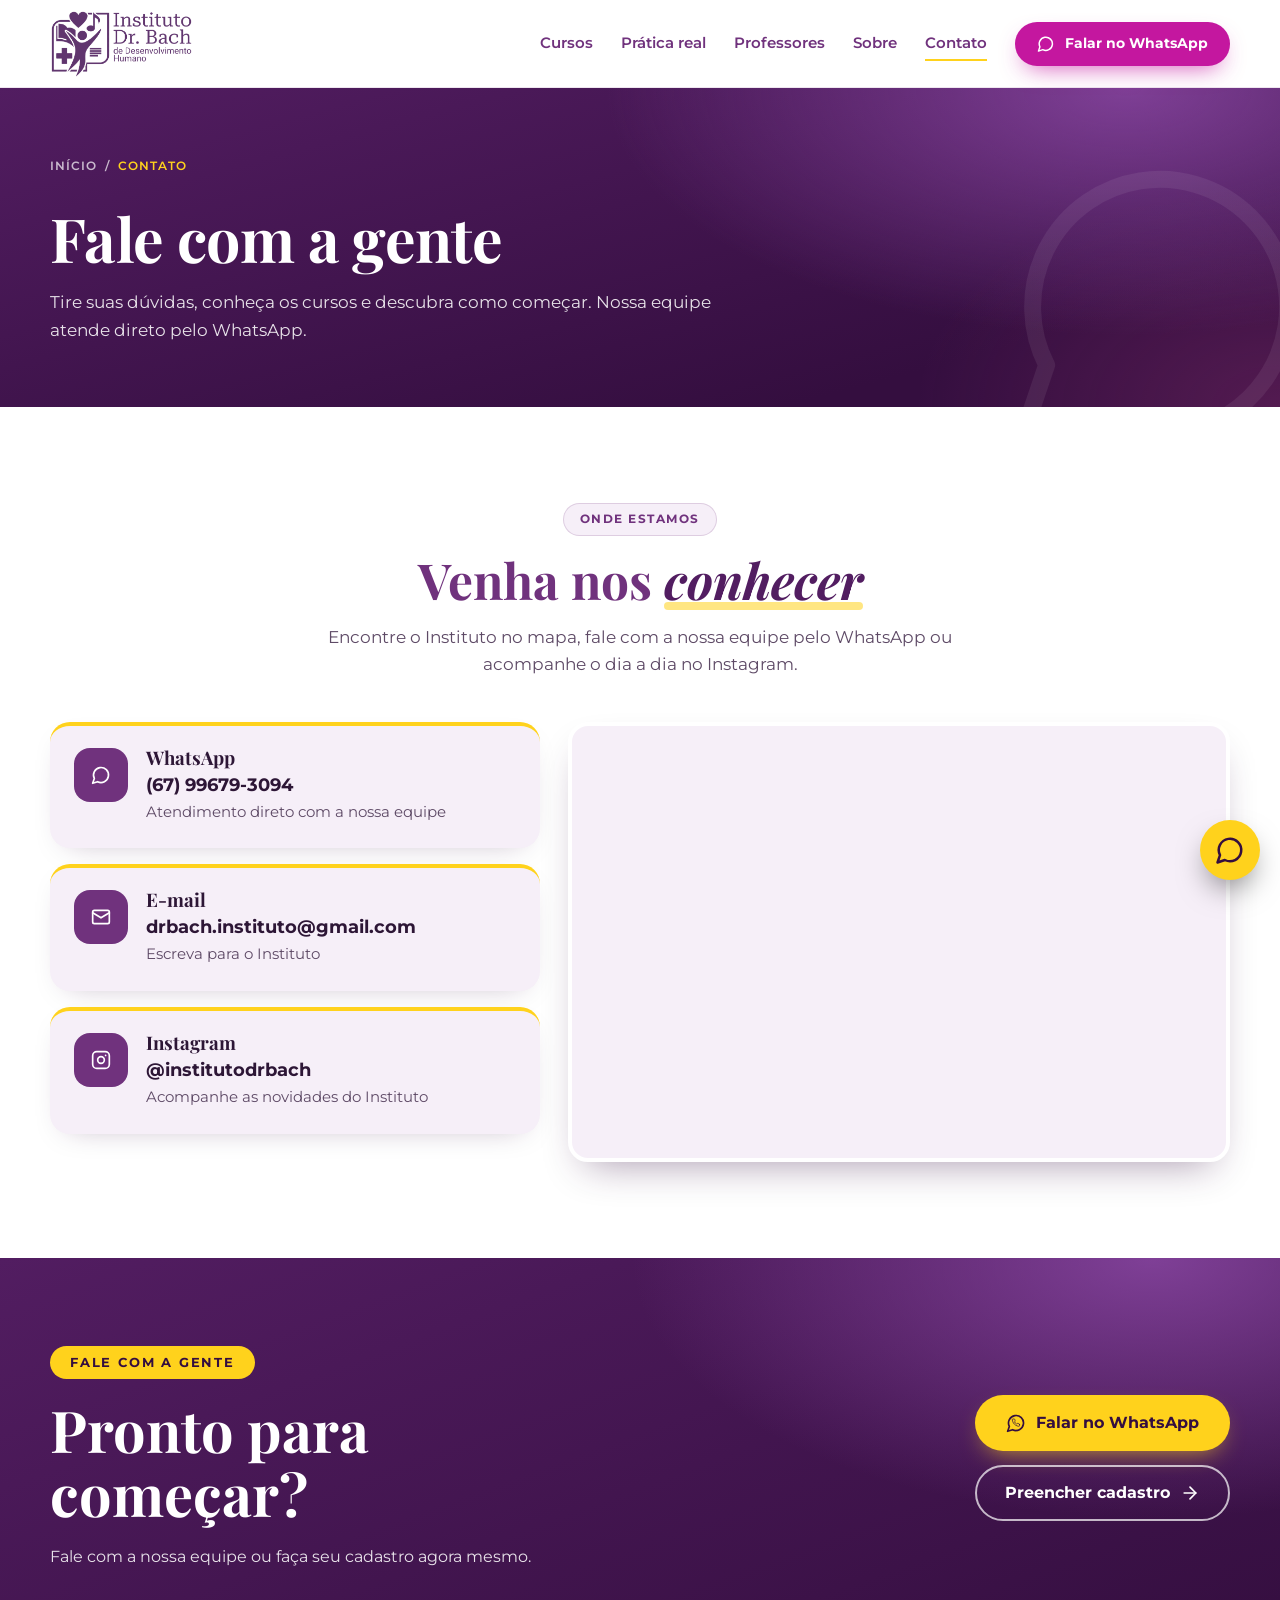
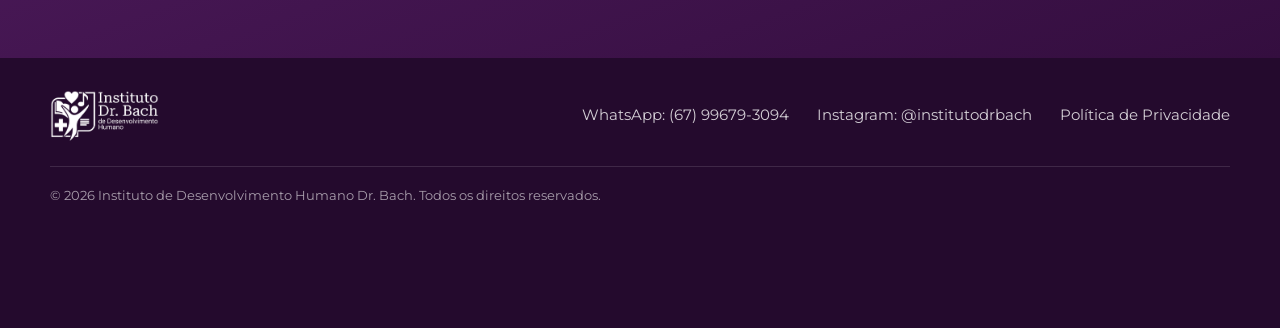
<file: contato.html>
<!DOCTYPE html>
<html lang="pt-BR">
<head>
  <meta charset="utf-8">
  <meta name="viewport" content="width=device-width, initial-scale=1">
  <title>Contato | Instituto Dr. Bach</title>
  <meta name="description" content="WhatsApp (67) 99679-3094 e Instagram @institutodrbach do Instituto Dr. Bach. Fale com a nossa equipe.">
  <meta name="theme-color" content="#340E3F">
  <meta property="og:type" content="website">
  <meta property="og:locale" content="pt_BR">
  <meta property="og:site_name" content="Instituto de Desenvolvimento Humano Dr. Bach">
  <meta property="og:title" content="Contato | Instituto Dr. Bach">
  <meta property="og:description" content="WhatsApp (67) 99679-3094 e Instagram @institutodrbach do Instituto Dr. Bach. Fale com a nossa equipe.">
  <meta property="og:image" content="assets/og.jpg">
  <meta name="twitter:card" content="summary_large_image">
  <meta name="twitter:title" content="Contato | Instituto Dr. Bach">
  <meta name="twitter:description" content="WhatsApp (67) 99679-3094 e Instagram @institutodrbach do Instituto Dr. Bach. Fale com a nossa equipe.">
  <meta name="twitter:image" content="assets/og.jpg">
  <link rel="icon" href="data:image/svg+xml,%3Csvg xmlns='http://www.w3.org/2000/svg' viewBox='0 0 24 24' fill='%2370327D'%3E%3Cpath d='M19 14c1.49-1.46 3-3.21 3-5.5A5.5 5.5 0 0 0 16.5 3c-1.76 0-3 .5-4.5 2-1.5-1.5-2.74-2-4.5-2A5.5 5.5 0 0 0 2 8.5c0 2.3 1.5 4.05 3 5.5l7 7Z'/%3E%3C/svg%3E">
  <link rel="preconnect" href="https://fonts.googleapis.com">
  <link rel="preconnect" href="https://fonts.gstatic.com" crossorigin>
  <link href="https://fonts.googleapis.com/css2?family=Montserrat:wght@400;500;600;700;800&family=Playfair+Display:ital,wght@0,600;0,700;0,800;1,600;1,700&family=Work+Sans:wght@400;500;600;700&family=Fraunces:ital,wght@0,700;1,700&display=swap" rel="stylesheet">

<style>
/* ==========================================================
   Instituto Dr. Bach — identidade visual
   Roxo + roxo escuro + amarelo/dourado + branco
   Títulos: Playfair Display · Textos: Montserrat
   ========================================================== */

:root {
  --roxo: #70327D;
  --roxo-escuro: #340E3F;
  --roxo-medio: #521D61;
  --violeta: #8E4AA8;   /* luz do degradê: violeta mais claro */
  --magenta: #C2478F;   /* rosa/magenta: cor de campanha, uso pontual */
  --ouro: #FFD21C;
  --branco: #FFFFFF;
  --lilas: #F6EFF8;
  --texto: #2D1636;
  --texto-suave: #5E4A66;

  --serif: 'Playfair Display', Georgia, 'Times New Roman', serif;
  --sans: 'Montserrat', Arial, Helvetica, sans-serif;

  --raio: 20px;
  --sombra: 0 18px 40px -18px rgba(52, 14, 63, .45);
  --topo-h: 88px;
}

*, *::before, *::after { box-sizing: border-box; }

html { scroll-behavior: smooth; scroll-padding-top: calc(var(--topo-h) + 8px); }

body {
  margin: 0;
  font-family: var(--sans);
  font-size: 16px;
  line-height: 1.6;
  color: var(--texto);
  background: var(--branco);
  -webkit-font-smoothing: antialiased;
}

img { max-width: 100%; height: auto; display: block; }
a { color: inherit; }
h1, h2, h3, h4 { margin: 0; font-family: var(--serif); line-height: 1.12; }
p { margin: 0; }
ul, ol { list-style: none; margin: 0; padding: 0; }

.container { width: min(1180px, 100% - 40px); margin-inline: auto; }

.i {
  width: 1.25em; height: 1.25em; flex: none;
  fill: none; stroke: currentColor; stroke-width: 2;
  stroke-linecap: round; stroke-linejoin: round;
}

:focus-visible { outline: 3px solid var(--ouro); outline-offset: 3px; border-radius: 6px; }

.skip {
  position: absolute; left: 12px; top: -60px; z-index: 100;
  background: var(--ouro); color: var(--roxo-escuro); padding: 10px 16px;
  border-radius: 10px; font-weight: 700; text-decoration: none;
}
.skip:focus { top: 12px; }

/* ---------- botões e etiquetas ---------- */
.btn {
  display: inline-flex; align-items: center; justify-content: center; gap: 10px;
  padding: 12px 22px; border-radius: 999px; border: 2px solid transparent;
  font: 700 .95rem/1 var(--sans); text-decoration: none; cursor: pointer;
  transition: transform .2s ease, box-shadow .2s ease, background .2s ease, color .2s ease;
}
.btn--lg { padding: 16px 28px; font-size: 1rem; }
.btn--ouro { background: var(--ouro); color: var(--roxo-escuro); box-shadow: 0 10px 24px -10px rgba(255, 210, 28, .7); }
.btn--ouro:hover { transform: translateY(-2px); background: #ffdb45; }
.btn--borda { border-color: rgba(255, 255, 255, .7); color: var(--branco); }
.btn--borda:hover { background: var(--branco); color: var(--roxo-escuro); transform: translateY(-2px); }
.btn--roxo { background: var(--roxo); color: var(--branco); box-shadow: 0 10px 24px -12px rgba(52, 14, 63, .7); }
.btn--roxo:hover { transform: translateY(-2px); background: var(--roxo-medio); }

.pill {
  display: inline-block; padding: 7px 20px; border-radius: 999px;
  font: 600 1.05rem/1.2 var(--serif);
}
/* "olhos" de destaque: sans em caixa alta, como nos rótulos dos flyers */
.pill--ouro { background: var(--ouro); color: var(--roxo-escuro); font: 700 .8rem/1.2 var(--sans); letter-spacing: .14em; text-transform: uppercase; padding: 9px 20px; }
.pill--roxo { background: var(--lilas); color: var(--roxo); font: 700 .78rem/1.2 var(--sans); letter-spacing: .12em; text-transform: uppercase; padding: 8px 16px; border: 1px solid rgba(112, 50, 125, .18); }

/* ---------- cabeçalho ---------- */
.topo {
  position: sticky; top: 0; z-index: 50; height: var(--topo-h);
  background: rgba(255, 255, 255, .96); backdrop-filter: blur(8px);
  border-bottom: 1px solid rgba(112, 50, 125, .12);
}
.topo__in { height: 100%; display: flex; align-items: center; justify-content: space-between; gap: 24px; }
.topo__logo img { height: 68px; width: auto; }

.nav { display: flex; align-items: center; gap: 28px; }
.nav > a:not(.btn) {
  font-weight: 600; font-size: .92rem; text-decoration: none; color: var(--roxo);
  position: relative; padding: 6px 0;
}
.nav > a:not(.btn)::after {
  content: ''; position: absolute; left: 0; bottom: 0; height: 2px; width: 0;
  background: var(--ouro); transition: width .25s ease;
}
.nav > a:not(.btn):hover::after, .nav > a[aria-current="page"]::after { width: 100%; }
.nav__cta { padding: 11px 20px; font-size: .88rem; }

.menu-btn {
  display: none; width: 46px; height: 46px; border-radius: 12px; border: 0;
  background: var(--roxo); color: var(--branco); cursor: pointer; align-items: center; justify-content: center;
}
.menu-btn .i { width: 24px; height: 24px; }
.menu-btn .i--close { display: none; }
.menu-btn[aria-expanded="true"] .i--open { display: none; }
.menu-btn[aria-expanded="true"] .i--close { display: block; }

/* ---------- hero ---------- */
.hero {
  position: relative; overflow: hidden; color: var(--branco);
  background:
    radial-gradient(900px 500px at 85% 10%, rgba(142, 74, 168, .8), transparent 65%),
    radial-gradient(600px 380px at 100% 95%, rgba(194, 71, 143, .2), transparent 70%),
    linear-gradient(165deg, var(--roxo-medio) 0%, var(--roxo-escuro) 70%, #260a30 100%);
  padding: 64px 0 0;
}
.hero__deco .deco { position: absolute; fill: none; stroke: rgba(255, 255, 255, .07); stroke-width: 1.2; stroke-linecap: round; stroke-linejoin: round; }
.deco--heart { width: 340px; height: 340px; left: -90px; top: 40px; }
.deco--note { width: 220px; height: 220px; right: 36%; top: -40px; transform: rotate(12deg); }
.deco--cross { width: 260px; height: 260px; right: -60px; bottom: 90px; }

.hero__grid { position: relative; display: grid; grid-template-columns: 1.15fr .85fr; align-items: end; gap: 24px; }
.hero__texto { padding-bottom: 48px; align-self: center; }
.hero__titulo {
  font-size: clamp(2.6rem, 6vw, 4.6rem); font-weight: 700; margin: 22px 0 20px; letter-spacing: -.01em;
}
.hero__lead { max-width: 52ch; font-size: 1.08rem; color: rgba(255, 255, 255, .88); }
.hero__pontos { margin: 24px 0 30px; display: grid; gap: 10px; }
.hero__pontos li { display: flex; align-items: center; gap: 10px; font-weight: 500; }
.hero__pontos .i { color: var(--ouro); stroke-width: 3; }
.hero__acoes { display: flex; flex-wrap: wrap; gap: 14px; }

.hero__foto { position: relative; justify-self: end; width: min(100%, 420px); align-self: end; }
/* a foto se dissolve no fundo roxo: fade no topo, na base e nas laterais */
.hero__foto img {
  width: 100%;
  -webkit-mask-image: linear-gradient(180deg, transparent 0%, #000 26%, #000 70%, transparent 100%), linear-gradient(90deg, transparent 0%, #000 22%, #000 90%, transparent 100%);
  -webkit-mask-composite: source-in;
  mask-image: linear-gradient(180deg, transparent 0%, #000 26%, #000 70%, transparent 100%), linear-gradient(90deg, transparent 0%, #000 22%, #000 90%, transparent 100%);
  mask-composite: intersect;
}

.parceria { display: flex; align-items: center; gap: 14px; }
.parceria__rotulo { font-size: .78rem; text-transform: uppercase; letter-spacing: .12em; color: rgba(255, 255, 255, .7); }
.parceria--rodape { margin-top: 20px; }
.parceria__marca { font: 800 1.35rem/1 var(--sans); letter-spacing: .04em; padding: 8px 16px; border: 2px solid rgba(255, 255, 255, .85); border-radius: 10px; }

/* ---------- faixa de credenciais ---------- */
.faixa { background: var(--roxo); color: var(--branco); }
.faixa__grid { display: grid; grid-template-columns: repeat(4, 1fr); gap: 0; }
.faixa__item { display: flex; align-items: center; gap: 14px; padding: 22px 18px; border-left: 1px solid rgba(255, 255, 255, .16); }
.faixa__item:first-child { border-left: 0; padding-left: 0; }
.faixa__item .i { width: 32px; height: 32px; color: var(--ouro); }
.faixa__item strong { display: block; font-size: .95rem; line-height: 1.3; }
.faixa__item span { display: block; font-size: .8rem; color: rgba(255, 255, 255, .75); line-height: 1.4; margin-top: 2px; }

/* ---------- seções ---------- */
.secao { padding: 96px 0; }
.secao--lilas { background: var(--lilas); }
.secao__cab { max-width: 720px; margin: 0 auto 44px; text-align: center; display: grid; gap: 16px; justify-items: center; }
.secao__titulo { font-size: clamp(2rem, 4.2vw, 3.1rem); font-weight: 700; color: var(--roxo); }
.secao__titulo em { font-style: italic; color: var(--roxo-medio); position: relative; isolation: isolate; white-space: nowrap; }
.secao__titulo em::after { content: ''; position: absolute; left: 0; right: 0; bottom: 2px; height: 8px; background: var(--ouro); opacity: .55; z-index: -1; border-radius: 4px; }
.secao__lead { color: var(--texto-suave); font-size: 1.05rem; }

/* ---------- filtros ---------- */
.filtros { display: flex; flex-wrap: wrap; justify-content: center; gap: 10px; margin-bottom: 36px; }
.filtro {
  font: 600 .9rem/1 var(--sans); padding: 12px 22px; border-radius: 999px; cursor: pointer;
  border: 2px solid rgba(112, 50, 125, .25); background: transparent; color: var(--roxo);
  transition: all .2s ease;
}
.filtro:hover { border-color: var(--roxo); }
.filtro.is-ativo { background: var(--roxo); border-color: var(--roxo); color: var(--branco); }

/* ---------- cursos ---------- */
/* cards mais largos que altos: ícone num selo arredondado à esquerda, texto e botão à direita.
   o card inteiro é o link (não tem outro link dentro dele). */
.cursos { display: grid; grid-template-columns: repeat(auto-fill, minmax(340px, 1fr)); gap: 20px; }
.curso {
  position: relative; display: flex; align-items: flex-start; gap: 18px;
  padding: 24px; border-radius: var(--raio); color: var(--branco); text-decoration: none;
  background: linear-gradient(160deg, var(--roxo) 0%, var(--roxo-escuro) 100%);
  box-shadow: var(--sombra); transition: transform .25s ease, box-shadow .25s ease;
}
.curso:hover, .curso:focus-visible { transform: translateY(-6px); }
.curso.is-oculto { display: none; }
.curso__marca {
  flex: none; display: grid; place-items: center; width: 76px; height: 58px;
  border-radius: 16px; background: rgba(255, 255, 255, .14);
}
.curso__marca .i {
  width: 30px; height: 30px; fill: none; stroke: var(--ouro); stroke-width: 1.6;
  stroke-linecap: round; stroke-linejoin: round;
}
.curso__corpo { display: flex; flex-direction: column; align-items: flex-start; gap: 10px; min-width: 0; }
.tag {
  align-self: flex-start; background: var(--ouro); color: var(--roxo-escuro);
  font: 700 .7rem/1 var(--sans); letter-spacing: .08em; text-transform: uppercase;
  padding: 7px 12px; border-radius: 999px; position: relative;
}
.tag--claro { background: var(--branco); }
.curso h3 { font-size: 1.35rem; font-weight: 700; }
.curso h3 small { font: 600 .85rem var(--sans); color: var(--ouro); }
.curso p { color: rgba(255, 255, 255, .84); font-size: .92rem; }
.curso__cta {
  display: inline-flex; align-items: center; gap: 8px; margin-top: 2px;
  background: var(--ouro); color: var(--roxo-escuro); font: 700 .88rem/1 var(--sans);
  padding: 11px 18px; border-radius: 999px; box-shadow: 0 10px 20px -10px rgba(255, 210, 28, .7);
  transition: background .2s ease, transform .2s ease;
}
.curso:hover .curso__cta, .curso:focus-visible .curso__cta { background: #ffdb45; transform: translateX(3px); }
.curso__cta .i { width: 1.1em; height: 1.1em; }
/* cor por área (campanha): educação puxa para o magenta, gestão para o roxo médio */
.curso[data-area="educacao"] { background: linear-gradient(160deg, #8A2F86 0%, var(--roxo-escuro) 100%); }
.curso[data-area="gestao"] { background: linear-gradient(160deg, var(--roxo-medio) 0%, #2a0b33 100%); }

/* ---------- cabeçalho de cada página interna ---------- */
.pagina-topo {
  position: relative; overflow: hidden; color: var(--branco); padding: 56px 0 64px;
  background:
    radial-gradient(800px 380px at 88% 0%, rgba(142, 74, 168, .8), transparent 65%),
    radial-gradient(520px 320px at 100% 100%, rgba(194, 71, 143, .22), transparent 70%),
    linear-gradient(165deg, var(--roxo-medio) 0%, var(--roxo-escuro) 80%);
}
.pagina-topo .container { position: relative; display: grid; gap: 16px; justify-items: start; }
.pagina-topo__marca {
  position: absolute; right: -50px; bottom: -70px; width: 340px; height: 340px;
  fill: none; stroke: rgba(255, 255, 255, .07); stroke-width: 1.2; stroke-linecap: round; stroke-linejoin: round;
}
.pagina-topo__titulo { font-size: clamp(2.2rem, 5.2vw, 3.8rem); font-weight: 700; letter-spacing: -.01em; }
.pagina-topo__titulo small { font: 600 1.2rem var(--sans); color: var(--ouro); letter-spacing: 0; }
.pagina-topo__lead { max-width: 62ch; font-size: 1.08rem; color: rgba(255, 255, 255, .88); }
.pagina-topo__acoes { display: flex; flex-wrap: wrap; gap: 14px; margin-top: 8px; }

.migalhas { display: flex; flex-wrap: wrap; gap: 8px; font-size: .78rem; font-weight: 600; letter-spacing: .08em; text-transform: uppercase; color: rgba(255, 255, 255, .7); }
.migalhas a { text-decoration: none; }
.migalhas a:hover { color: var(--ouro); }
.migalhas [aria-current] { color: var(--ouro); }

.secao__mais { text-align: center; margin-top: 40px; }

/* ---------- página de cada curso (informações) ---------- */
.cs { padding: 80px 0; }
.cs__grid { display: grid; grid-template-columns: minmax(0, 1.25fr) minmax(0, .75fr); gap: 48px; align-items: start; }
.cs__info { display: grid; gap: 18px; justify-items: start; }

.cs__voltar { display: inline-flex; align-items: center; gap: 8px; font-size: .88rem; font-weight: 700; color: var(--roxo); text-decoration: none; }
.cs__voltar .i { transition: transform .2s ease; }
.cs__voltar:hover .i { transform: translateX(5px); }

.cs__fatos { width: 100%; margin: 0 0 4px; display: grid; grid-template-columns: repeat(auto-fit, minmax(210px, 1fr)); gap: 12px; }
.cs__fatos div { background: var(--lilas); border-left: 4px solid var(--ouro); border-radius: 12px; padding: 14px 16px; }
.cs__fatos dt { font-size: .72rem; font-weight: 700; letter-spacing: .1em; text-transform: uppercase; color: var(--roxo-medio); }
.cs__fatos dd { margin: 4px 0 0; font-weight: 600; color: var(--texto); line-height: 1.4; }

.cs__sub { font-size: 1.5rem; color: var(--roxo); margin-top: 8px; }
.cs__lista { display: grid; gap: 10px; }
.cs__lista li { display: flex; gap: 12px; align-items: flex-start; }
.cs__lista .i { margin-top: .12em; color: var(--roxo); stroke-width: 3; background: var(--ouro); border-radius: 50%; padding: 4px; width: 1.55em; height: 1.55em; }
.cs__texto { color: var(--texto-suave); max-width: 62ch; }

.cs__insc {
  position: sticky; top: calc(var(--topo-h) + 20px);
  display: grid; gap: 14px; padding: 32px 28px; border-radius: var(--raio); color: var(--branco);
  background: linear-gradient(160deg, var(--roxo) 0%, var(--roxo-escuro) 100%);
  box-shadow: var(--sombra); border-top: 5px solid var(--ouro);
}
.cs__insc h2 { font-size: 1.7rem; }
.cs__insc > p { color: rgba(255, 255, 255, .85); font-size: .95rem; }
.cs__zap { color: var(--ouro); font-weight: 600; font-size: .9rem; text-align: center; text-decoration: underline; text-underline-offset: 4px; }
.cs__zap:hover { color: var(--branco); }

/* ---------- página de cadastro ---------- */
.insc__grid { display: grid; grid-template-columns: minmax(0, 1.1fr) minmax(0, .9fr); gap: 48px; align-items: start; }
.insc__form { position: static; padding: 36px 32px; }
.form__duplo { display: grid; grid-template-columns: 1fr 1fr; gap: 14px; }
.confirmacao {
  display: flex; gap: 14px; align-items: flex-start; margin-top: 8px; padding: 18px 20px; border-radius: 14px;
  background: rgba(255, 210, 28, .14); border: 1px solid rgba(255, 210, 28, .5);
}
.confirmacao[hidden] { display: none; }
.confirmacao .i { color: var(--roxo-escuro); background: var(--ouro); border-radius: 50%; padding: 5px; width: 2em; height: 2em; stroke-width: 3; }
.confirmacao p { font-size: .92rem; color: rgba(255, 255, 255, .9); }
.confirmacao a { color: var(--ouro); font-weight: 700; }
.insc__lado { display: grid; gap: 22px; justify-items: start; }
.passos { display: grid; gap: 18px; width: 100%; }
.passos li { display: flex; gap: 16px; align-items: flex-start; }
.passos__n { flex: none; display: grid; place-items: center; width: 42px; height: 42px; border-radius: 50%; background: var(--roxo); color: var(--ouro); font: 700 1.2rem var(--serif); }
.passos strong { display: block; font-family: var(--serif); font-size: 1.15rem; color: var(--roxo); }
.passos p { color: var(--texto-suave); font-size: .95rem; }
.insc__ajuda { display: grid; gap: 8px; justify-items: start; padding: 22px; border-radius: var(--raio); background: var(--lilas); border-left: 5px solid var(--ouro); width: 100%; }
.insc__ajuda strong { font: 700 1.2rem var(--serif); color: var(--roxo); }
.insc__ajuda p { color: var(--texto-suave); font-size: .95rem; }

/* ---------- sobre e contato ---------- */
.sobre__grid { display: grid; grid-template-columns: minmax(0, .9fr) minmax(0, 1.1fr); gap: 56px; align-items: start; }
.sobre__texto { display: grid; gap: 16px; justify-items: start; }
.sobre__texto .secao__titulo { text-align: left; }
.sobre__corpo { display: grid; gap: 16px; justify-items: start; color: var(--texto-suave); font-size: 1.05rem; }
.ccard {
  display: grid; gap: 8px; justify-items: start; align-content: start; padding: 30px 26px; border-radius: var(--raio);
  background: var(--lilas); border-top: 4px solid var(--ouro); text-decoration: none;
  box-shadow: 0 10px 30px -18px rgba(52, 14, 63, .35); transition: transform .25s ease;
}
a.ccard:hover { transform: translateY(-5px); }
.ccard__ic { display: grid; place-items: center; width: 54px; height: 54px; border-radius: 16px; background: var(--roxo); color: var(--branco); margin-bottom: 6px; }
.ccard h2 { font-size: 1.4rem; color: var(--roxo); }
.ccard strong { font-size: 1.1rem; color: var(--texto); }
.ccard__desc { color: var(--texto-suave); font-size: .92rem; }
.ccard__link { font-weight: 700; font-size: .9rem; color: var(--roxo); text-decoration: underline; text-underline-offset: 3px; }
.ccard__link:hover { color: var(--roxo-medio); }
.secao--lilas .ccard { background: var(--branco); }

/* ---------- localização e contato ---------- */
.local__grid { display: grid; grid-template-columns: minmax(0, .85fr) minmax(0, 1.15fr); gap: 28px; align-items: stretch; }
.local__cards { display: grid; gap: 16px; align-content: start; }
.local__cards .ccard { grid-template-columns: 54px 1fr; column-gap: 18px; row-gap: 2px; align-items: center; padding: 22px 24px; }
.local__cards .ccard__ic { grid-row: 1 / span 4; margin: 0; align-self: start; }
.local__cards .ccard > :not(.ccard__ic) { grid-column: 2; }
.local__mapa { position: relative; min-height: 440px; border-radius: var(--raio); overflow: hidden; background: var(--lilas); box-shadow: var(--sombra); border: 4px solid var(--branco); }
.local__mapa iframe { position: absolute; inset: 0; width: 100%; height: 100%; border: 0; }
@media (max-width: 960px) {
  .local__grid { grid-template-columns: 1fr; }
  .local__mapa { min-height: 340px; }
}

/* ---------- formulário de inscrição ---------- */
.form { display: grid; gap: 14px; margin-top: 6px; }
.campo { display: grid; gap: 6px; }
.campo[hidden] { display: none; }
.campo span { font-size: .8rem; font-weight: 700; letter-spacing: .04em; }
.campo em { font-style: normal; font-weight: 500; opacity: .75; }
.campo input, .campo select, .campo textarea {
  width: 100%; font: 500 1rem var(--sans); color: var(--texto);
  padding: 13px 14px; border-radius: 12px; border: 2px solid transparent; background: var(--branco);
}
.campo textarea { resize: vertical; min-height: 84px; }
.campo input::placeholder, .campo textarea::placeholder { color: #8b7a92; }
.campo input:focus-visible, .campo select:focus-visible, .campo textarea:focus-visible { outline: 3px solid var(--ouro); outline-offset: 1px; border-radius: 12px; }
.campo input:user-invalid { border-color: #ff8a8a; }
.form__enviar { width: 100%; margin-top: 4px; }
.form__nota { font-size: .76rem; color: rgba(255, 255, 255, .7); line-height: 1.5; }

/* ---------- mercado ---------- */
.mercado {
  position: relative; overflow: hidden; color: var(--branco); padding: 80px 0;
  background:
    radial-gradient(700px 320px at 10% 20%, rgba(142, 74, 168, .8), transparent 70%),
    linear-gradient(120deg, var(--roxo-escuro), var(--roxo-medio));
}
.mercado__grid { display: grid; grid-template-columns: .8fr 1.2fr; gap: 48px; align-items: center; }
.mercado__num { display: flex; flex-wrap: wrap; align-items: baseline; column-gap: 4px; }
.mercado__mais, .mercado__valor { font: 800 clamp(3.4rem, 8vw, 6rem)/1 var(--serif); color: var(--ouro); }
.mercado__rotulo { flex-basis: 100%; margin-top: 10px; font-weight: 600; letter-spacing: .04em; text-transform: uppercase; font-size: .85rem; color: rgba(255, 255, 255, .85); }
.mercado__texto { display: grid; gap: 18px; justify-items: start; }
.mercado__texto h2 { font-size: clamp(1.7rem, 3.4vw, 2.5rem); }
.mercado__texto p { color: rgba(255, 255, 255, .88); max-width: 56ch; }
.mercado__texto strong { color: var(--ouro); }

/* ---------- diferenciais ---------- */
.difs { display: grid; grid-template-columns: repeat(auto-fit, minmax(240px, 1fr)); gap: 22px; }
.dif { background: var(--branco); border-radius: var(--raio); padding: 30px 26px; box-shadow: 0 10px 30px -18px rgba(52, 14, 63, .35); border-top: 4px solid var(--ouro); }
.dif__icone { display: grid; place-items: center; width: 56px; height: 56px; border-radius: 16px; background: var(--roxo); color: var(--branco); margin-bottom: 18px; }
.dif__icone .i { width: 26px; height: 26px; }
.dif h3 { font-size: 1.35rem; color: var(--roxo); margin-bottom: 10px; }
.dif p { color: var(--texto-suave); font-size: .95rem; }

/* ---------- equipe ---------- */
.equipe { display: grid; grid-template-columns: repeat(auto-fit, minmax(300px, 1fr)); gap: 24px; max-width: 860px; margin: 0 auto; }
.pessoa { display: flex; align-items: center; gap: 22px; padding: 26px; border-radius: var(--raio); background: var(--lilas); border: 1px solid rgba(112, 50, 125, .14); }
.pessoa__foto {
  flex: none; width: 96px; height: 96px; border-radius: 50%; display: grid; place-items: center;
  background: linear-gradient(160deg, var(--roxo), var(--roxo-escuro)); color: var(--ouro);
  font: 700 1.9rem var(--serif); border: 4px solid var(--branco); box-shadow: 0 8px 20px -8px rgba(52, 14, 63, .6);
}
.pessoa__cargo { font-size: .78rem; font-weight: 700; letter-spacing: .1em; text-transform: uppercase; color: var(--roxo-medio); }
.pessoa h3 { font-size: 1.45rem; color: var(--roxo); margin: 4px 0; }
.pessoa__reg { font-size: .88rem; color: var(--texto-suave); font-weight: 500; }

/* ---------- contato ---------- */
.contato {
  position: relative; overflow: hidden; color: var(--branco); padding: 88px 0;
  background:
    radial-gradient(800px 400px at 90% 0%, rgba(142, 74, 168, .8), transparent 65%),
    linear-gradient(160deg, var(--roxo-medio), var(--roxo-escuro));
}
.contato__in { display: flex; flex-wrap: wrap; align-items: center; justify-content: space-between; gap: 36px; }
.contato__texto { display: grid; gap: 18px; justify-items: start; max-width: 560px; }
.contato__texto h2 { font-size: clamp(2.2rem, 5vw, 3.6rem); }
.contato__texto p { color: rgba(255, 255, 255, .88); }
.contato__acoes { display: grid; gap: 14px; }

/* ---------- rodapé ---------- */
.rodape { background: #240a2d; color: rgba(255, 255, 255, .8); padding: 32px 0; font-size: .92rem; }
.rodape__simples { display: flex; flex-wrap: wrap; align-items: center; justify-content: space-between; gap: 18px 32px; }
.rodape__logo img { height: 52px; width: auto; }
.rodape__links { display: flex; flex-wrap: wrap; gap: 8px 28px; }
.rodape a { text-decoration: none; }
.rodape a:hover { color: var(--ouro); }
.rodape__base { border-top: 1px solid rgba(255, 255, 255, .12); margin-top: 24px; padding: 18px 0 90px; font-size: .82rem; color: rgba(255, 255, 255, .6); }

/* ---------- botão flutuante ---------- */
.zap {
  position: fixed; right: 20px; bottom: 20px; z-index: 60; width: 60px; height: 60px; border-radius: 50%;
  display: grid; place-items: center; background: var(--ouro); color: var(--roxo-escuro);
  box-shadow: 0 14px 30px -8px rgba(0, 0, 0, .5); transition: transform .2s ease;
}
.zap .i { width: 30px; height: 30px; }
.zap:hover { transform: scale(1.08); }

/* ---------- animação de entrada ---------- */
.js .reveal { opacity: 0; transform: translateY(22px); transition: opacity .7s ease, transform .7s ease; }
.js .reveal.is-visivel { opacity: 1; transform: none; }

@media (prefers-reduced-motion: reduce) {
  html { scroll-behavior: auto; }
  .js .reveal { opacity: 1; transform: none; transition: none; }
  * { transition-duration: .01ms !important; }
}

/* ---------- responsivo ---------- */
@media (max-width: 960px) {
  .hero__grid { grid-template-columns: 1fr; }
  .hero__foto { justify-self: center; width: min(100%, 380px); }
  .hero__texto { padding-bottom: 8px; }
  .faixa__grid { grid-template-columns: repeat(2, 1fr); }
  .faixa__item:nth-child(3) { border-left: 0; padding-left: 0; }
  .faixa__item:nth-child(n+3) { border-top: 1px solid rgba(255, 255, 255, .16); }
  .mercado__grid { grid-template-columns: 1fr; gap: 28px; }
  .cs__grid, .insc__grid, .sobre__grid { grid-template-columns: 1fr; gap: 36px; }
  .cs__insc { position: static; }
}

@media (max-width: 820px) {
  .menu-btn { display: inline-flex; }
  .nav {
    position: absolute; left: 0; right: 0; top: var(--topo-h); flex-direction: column; align-items: stretch; gap: 0;
    background: var(--branco); padding: 8px 20px 20px; border-bottom: 1px solid rgba(112, 50, 125, .12);
    box-shadow: 0 20px 30px -20px rgba(52, 14, 63, .4);
    display: none;
  }
  .nav.is-aberto { display: flex; }
  .nav > a:not(.btn) { padding: 14px 4px; border-bottom: 1px solid rgba(112, 50, 125, .1); }
  .nav > a:not(.btn)::after { display: none; }
  .nav__cta { margin-top: 16px; }
}

@media (max-width: 560px) {
  .secao { padding: 68px 0; }
  .cs { padding: 64px 0; }
  .cs__insc, .insc__form { padding: 26px 20px; }
  .form__duplo { grid-template-columns: 1fr; }
  .pagina-topo { padding: 40px 0 48px; }
  .pagina-topo__acoes .btn { width: 100%; }
  .hero { padding-top: 40px; }
  :root { --topo-h: 76px; }
  .topo__logo img { height: 56px; }
  .faixa__grid { grid-template-columns: 1fr; }
  .faixa__item, .faixa__item:nth-child(3) { border-left: 0; padding: 16px 0; }
  .faixa__item:nth-child(n+2) { border-top: 1px solid rgba(255, 255, 255, .16); }
  .hero__acoes .btn, .contato__acoes .btn { width: 100%; }
  .pessoa { flex-direction: column; text-align: center; }
  .contato__acoes { width: 100%; }
}

/* ==========================================================
   v2 — identidade (magenta nos botões), novas seções e páginas
   ========================================================== */
:root {
  --magenta: #C4179F;          /* botão principal: branco sobre ele passa de 5:1 */
  --magenta-escuro: #A30F82;
}

/* ---------- botões ---------- */
.btn--magenta { background: var(--magenta); color: var(--branco); box-shadow: 0 10px 24px -10px rgba(196, 23, 159, .8); }
.btn--magenta:hover { transform: translateY(-2px); background: var(--magenta-escuro); }
.btn--contorno { border-color: var(--roxo); color: var(--roxo); }
.btn--contorno:hover { background: var(--roxo); color: var(--branco); transform: translateY(-2px); }
.btn--bloco { width: 100%; }

/* ---------- hero ---------- */
.hero__titulo {
  font-family: var(--sans); text-transform: uppercase; font-weight: 800; line-height: 1.04;
  letter-spacing: -.015em; font-size: clamp(2rem, 5.2vw, 3.9rem); margin: 20px 0 18px;
}
.hero__titulo .leve, .pratica__titulo .leve { font-weight: 500; }
.destaque { font-family: var(--serif); font-style: italic; font-weight: 700; text-transform: none; letter-spacing: 0; color: var(--ouro); }
.selos { display: flex; flex-wrap: wrap; gap: 10px; margin: 22px 0 28px; }
.selo {
  display: inline-flex; align-items: center; gap: 8px; padding: 8px 14px; border-radius: 999px;
  background: rgba(255, 255, 255, .12); border: 1px solid rgba(255, 255, 255, .28); font-weight: 600; font-size: .85rem;
}
.selo .i { color: var(--ouro); width: 1.1em; height: 1.1em; stroke-width: 2.4; }

.turma { background: linear-gradient(90deg, var(--magenta), #8A1A9A); color: var(--branco); }
.turma__in { display: flex; flex-wrap: wrap; align-items: center; justify-content: center; gap: 6px 22px; padding: 14px 0; font-weight: 700; text-align: center; }
.turma__in a { color: var(--branco); font-weight: 800; text-decoration: underline; text-underline-offset: 4px; }
.turma__in a:hover { color: var(--ouro); }

/* ---------- diferenciais compactos ---------- */
.secao--compacta { padding: 72px 0; }

/* ---------- cursos: chips, mais opções ---------- */
.curso__meta { display: flex; flex-wrap: wrap; gap: 6px; position: relative; }
.curso__meta li { font-size: .72rem; font-weight: 600; padding: 5px 10px; border-radius: 999px; background: rgba(255, 255, 255, .16); }
.curso__meta .mec { background: var(--ouro); color: var(--roxo-escuro); font-weight: 700; }
.curso__bloco { margin-top: 64px; }
/* lista + foto ao lado, com um botão de WhatsApp só no final (em vez de um card por item) */
.oferecemos { display: grid; grid-template-columns: minmax(0, 1.15fr) minmax(0, .85fr); gap: 36px; align-items: center; margin-top: 30px; }
.oferecemos__lista { display: grid; gap: 24px; }
.oferecemos__lista li { display: flex; gap: 16px; align-items: flex-start; }
.oferecemos__ic { flex: none; display: grid; place-items: center; width: 48px; height: 48px; border-radius: 14px; background: var(--roxo); color: var(--branco); }
.oferecemos__ic .i { width: 22px; height: 22px; }
.oferecemos__lista strong { display: block; font-family: var(--serif); font-size: 1.2rem; color: var(--roxo); margin-bottom: 3px; }
.oferecemos__lista p { color: var(--texto-suave); font-size: .95rem; }
.oferecemos__foto .img-r { aspect-ratio: 1 / 1; }
.oferecemos__cta { text-align: center; margin-top: 36px; }

/* ---------- fotos e placeholders (troque o arquivo em assets/images/ e ele aparece) ---------- */
.foto {
  position: relative; margin: 0; display: grid; place-items: center; overflow: hidden; aspect-ratio: 4 / 3;
  border-radius: 22px; background: var(--lilas); border: 2px dashed rgba(112, 50, 125, .3);
}
.foto img { position: absolute; inset: 0; z-index: 1; width: 100%; height: 100%; object-fit: cover; }
.foto__ph { display: grid; gap: 8px; justify-items: center; text-align: center; padding: 16px; color: var(--roxo); font-size: .78rem; font-weight: 600; }
.foto__ph .i { width: 32px; height: 32px; opacity: .8; }
.foto--escura { background: rgba(255, 255, 255, .08); border-color: rgba(255, 255, 255, .35); }
.foto--escura .foto__ph { color: var(--branco); }
.foto--larga { aspect-ratio: 16 / 9; }
.foto--quadrada { aspect-ratio: 1 / 1; border-radius: 14px; }
.foto--retrato { aspect-ratio: 1 / 1; border-radius: 50%; }

/* ---------- prática real ---------- */
.pratica {
  position: relative; overflow: hidden; color: var(--branco); padding: 96px 0;
  background:
    radial-gradient(800px 420px at 90% 0%, rgba(142, 74, 168, .8), transparent 65%),
    radial-gradient(520px 320px at 0% 100%, rgba(194, 71, 143, .2), transparent 70%),
    linear-gradient(160deg, var(--roxo-medio), var(--roxo-escuro));
}
.pratica__grid { display: grid; grid-template-columns: minmax(0, 1fr) minmax(0, 1fr); gap: 48px; align-items: center; }
.pratica__texto { display: grid; gap: 18px; justify-items: start; }
.pratica__titulo { font-family: var(--sans); text-transform: uppercase; font-weight: 800; font-size: clamp(1.9rem, 4.4vw, 3.2rem); line-height: 1.06; letter-spacing: -.01em; }
.pratica__frase { font: italic 600 1.3rem/1.4 var(--serif); color: var(--ouro); border-left: 4px solid var(--magenta); padding-left: 16px; }
.pratica__texto p { color: rgba(255, 255, 255, .9); max-width: 52ch; }
.galeria { display: grid; grid-template-columns: 1fr 1fr; gap: 14px; }
.galeria .foto:first-child { grid-column: 1 / -1; aspect-ratio: 16 / 9; }
.video { position: relative; margin-top: 14px; border-radius: 22px; overflow: hidden; aspect-ratio: 16 / 9; background: #000; }
.video iframe, .video button { position: absolute; inset: 0; width: 100%; height: 100%; border: 0; }
.video button { cursor: pointer; display: grid; place-items: center; background: linear-gradient(160deg, var(--roxo), var(--roxo-escuro)); color: var(--branco); }
.video button .i { width: 64px; height: 64px; fill: currentColor; }

/* ---------- mercado ---------- */
.mercado__in { display: grid; grid-template-columns: minmax(0, 1fr); gap: 30px; justify-items: center; text-align: center; }
.mercado__in > * { min-width: 0; max-width: 100%; }
.mercado__in h2 { font-size: clamp(1.8rem, 3.8vw, 2.7rem); max-width: 22ch; }
.stats { display: grid; grid-template-columns: repeat(auto-fit, minmax(250px, 1fr)); gap: 22px; width: 100%; max-width: 880px; }
.stat { padding: 30px 24px; border-radius: var(--raio); color: var(--branco); background: linear-gradient(160deg, var(--roxo) 0%, var(--roxo-escuro) 100%); box-shadow: var(--sombra); }
.stat__num { display: block; font: 800 clamp(2.8rem, 7vw, 4.4rem)/1 var(--serif); color: var(--ouro); }
.stat__rotulo { display: block; margin-top: 10px; font-weight: 600; color: rgba(255, 255, 255, .92); }
.mercado__fecho { font: 600 1.35rem/1.35 var(--serif); max-width: 40ch; color: var(--roxo-medio); }
.fonte { font-size: .78rem; color: var(--texto-suave); }

/* ---------- linha do tempo ---------- */
.linha { display: grid; grid-template-columns: repeat(4, 1fr); gap: 28px; }
.linha li { position: relative; padding-top: 70px; }
.linha li::before {
  content: ''; position: absolute; top: 26px; left: 62px; right: -18px; height: 2px;
  background: repeating-linear-gradient(90deg, rgba(112, 50, 125, .4) 0 8px, transparent 8px 14px);
}
.linha li:last-child::before { display: none; }
.linha__n { position: absolute; top: 0; left: 0; display: grid; place-items: center; width: 54px; height: 54px; border-radius: 50%; background: var(--magenta); color: var(--branco); font: 700 1.5rem var(--serif); box-shadow: 0 10px 22px -10px rgba(196, 23, 159, .8); }
.linha h3 { font-size: 1.3rem; color: var(--roxo); margin-bottom: 8px; }
.linha p { color: var(--texto-suave); font-size: .95rem; }

/* ---------- docentes ---------- */
.docentes { display: grid; grid-template-columns: repeat(auto-fit, minmax(250px, 1fr)); gap: 22px; }
.docente { display: grid; gap: 6px; align-content: start; justify-items: center; text-align: center; padding: 30px 24px; border-radius: var(--raio); background: var(--branco); box-shadow: 0 10px 30px -18px rgba(52, 14, 63, .4); border-top: 4px solid var(--magenta); }
.docente__foto {
  position: relative; display: grid; place-items: center; overflow: hidden; width: 124px; height: 124px; margin-bottom: 8px; border-radius: 50%;
  background: linear-gradient(160deg, var(--roxo), var(--roxo-escuro)); color: var(--ouro); font: 700 2.2rem var(--serif); border: 4px solid var(--lilas);
}
.docente__foto img { position: absolute; inset: 0; z-index: 1; width: 100%; height: 100%; object-fit: cover; }
.docente__cargo { font-size: .74rem; font-weight: 700; letter-spacing: .1em; text-transform: uppercase; color: var(--roxo-medio); }
.docente h3 { font-size: 1.4rem; color: var(--roxo); }
.docente__reg { font-size: .88rem; color: var(--texto-suave); font-weight: 500; }
.docente__area { font-size: .92rem; color: var(--texto-suave); }
.docente__link { margin-top: 6px; display: inline-flex; align-items: center; gap: 6px; font-weight: 700; font-size: .88rem; color: var(--magenta); text-decoration: none; }
.docente__link:hover { text-decoration: underline; }

/* ---------- formaturas e instagram ---------- */
.fila { display: grid; grid-template-columns: repeat(auto-fit, minmax(240px, 1fr)); gap: 16px; }
.insta { display: grid; grid-template-columns: minmax(0, .9fr) minmax(0, 1.1fr); gap: 48px; align-items: center; }
.insta__texto { display: grid; gap: 16px; justify-items: start; }
.insta__texto p { color: var(--texto-suave); }
.insta__grid { display: grid; grid-template-columns: repeat(3, 1fr); gap: 10px; }
.insta__grid a { text-decoration: none; }

/* ---------- FAQ ---------- */
.faq { max-width: 820px; margin: 0 auto; display: grid; gap: 12px; }
.faq details { background: var(--branco); border: 1px solid rgba(112, 50, 125, .18); border-radius: 16px; padding: 0 22px; transition: box-shadow .2s ease; }
.faq details[open] { border-color: var(--roxo); box-shadow: var(--sombra); }
.faq summary { cursor: pointer; list-style: none; padding: 18px 0; display: flex; align-items: center; justify-content: space-between; gap: 14px; font: 700 1.02rem/1.4 var(--sans); color: var(--roxo); }
.faq summary::-webkit-details-marker { display: none; }
.faq summary .i { transition: transform .2s ease; }
.faq details[open] summary .i { transform: rotate(180deg); }
.faq__resp { padding: 0 0 20px; color: var(--texto-suave); }

/* ---------- página de curso: preço, prática ---------- */
.preco { display: grid; gap: 4px; padding: 16px 18px; border-radius: 14px; background: rgba(255, 255, 255, .1); border: 1px solid rgba(255, 255, 255, .25); }
.preco__rotulo { font-size: .72rem; font-weight: 700; letter-spacing: .12em; text-transform: uppercase; color: var(--ouro); }
.preco__valor { font: 800 1.9rem/1.1 var(--serif); color: var(--branco); }
.preco__obs { font-size: .85rem; color: rgba(255, 255, 255, .85); }
.aviso { font-size: .74rem; line-height: 1.5; color: rgba(255, 255, 255, .72); }
.cs__caixa { width: 100%; padding: 20px 22px; border-radius: 16px; background: var(--lilas); border-left: 5px solid var(--magenta); color: var(--texto-suave); }
.cs__caixa strong { color: var(--roxo); }
.cs__caixa a { color: var(--magenta); font-weight: 700; }

/* ---------- comparativo ASB x TSB ---------- */
.comp-wrap { max-width: 900px; margin: 0 auto; }
.comp { width: 100%; border-collapse: separate; border-spacing: 0; overflow: hidden; border-radius: var(--raio); background: var(--branco); box-shadow: var(--sombra); }
.comp th, .comp td { padding: 16px 18px; text-align: left; vertical-align: top; border-bottom: 1px solid rgba(112, 50, 125, .12); overflow-wrap: anywhere; }
.comp thead th { background: var(--roxo); color: var(--branco); font: 700 1.15rem var(--serif); border-bottom: 0; }
.comp tbody th { width: 24%; color: var(--roxo-medio); font: 700 .78rem var(--sans); letter-spacing: .08em; text-transform: uppercase; }
.comp tbody tr:last-child th, .comp tbody tr:last-child td { border-bottom: 0; }
.comp__nota { text-align: center; margin-top: 26px; color: var(--texto-suave); }

/* ---------- textos longos (privacidade) ---------- */
.texto-longo { max-width: 78ch; margin-inline: auto; display: grid; gap: 14px; color: var(--texto-suave); }
.texto-longo h2 { font-size: 1.6rem; color: var(--roxo); margin-top: 18px; }
.texto-longo ul { list-style: disc; padding-left: 22px; display: grid; gap: 6px; }
.texto-longo a { color: var(--magenta); font-weight: 600; }

/* ---------- cookies ---------- */
.cookies {
  position: fixed; left: 16px; right: 16px; bottom: 16px; z-index: 80; max-width: 720px; margin-inline: auto;
  display: flex; flex-wrap: wrap; gap: 12px 16px; align-items: center; justify-content: space-between;
  padding: 16px 18px; border-radius: 16px; background: var(--roxo-escuro); color: var(--branco); font-size: .88rem;
  box-shadow: 0 20px 50px -10px rgba(0, 0, 0, .6);
}
.cookies p { flex: 1 1 280px; }
.cookies a { color: var(--ouro); }
.cookies__acoes { display: flex; gap: 10px; }
.cookies .btn { padding: 10px 18px; font-size: .85rem; }

/* ---------- ajustes finais e responsivo ---------- */
.nav__cta.btn--magenta { color: var(--branco); }
@media (max-width: 960px) {
  .pratica__grid, .insta { grid-template-columns: 1fr; gap: 36px; }
  .linha { grid-template-columns: 1fr 1fr; }
  .linha li::before { display: none; }
}
@media (max-width: 560px) {
  .pratica { padding: 68px 0; }
  .linha { grid-template-columns: 1fr; gap: 22px; }
  .comp th, .comp td { padding: 12px 10px; font-size: .9rem; }
  .cookies__acoes, .cookies .btn { width: 100%; }
  .selos { margin: 18px 0 22px; }
}

.sr-only { position: absolute; width: 1px; height: 1px; padding: 0; margin: -1px; overflow: hidden; clip: rect(0, 0, 0, 0); white-space: nowrap; border: 0; }

.tag { white-space: nowrap; }

/* ==========================================================
   v3 — fotos reais (WebP com JPG de reserva)
   ========================================================== */
picture { display: block; }
.img-r { border-radius: 24px; overflow: hidden; background: var(--lilas); box-shadow: var(--sombra); }
.img-r img { display: block; width: 100%; height: auto; }
.img-r--crop img { height: 100%; object-fit: cover; }

/* hero: foto em moldura arredondada, com faixa magenta atrás */
.hero__foto { position: relative; justify-self: end; align-self: center; width: min(100%, 480px); padding: 0 0 28px 28px; }
.hero__foto::before { content: ''; position: absolute; left: 0; bottom: 0; width: 74%; height: 74%; border-radius: 26px; background: var(--magenta); }
.hero__foto .img-r { position: relative; }
.hero__foto .img-r img { -webkit-mask-image: none; mask-image: none; }

/* Sobre: foto de abertura, encaixada no banner roxo */
.sobre__banner { position: relative; z-index: 2; margin-top: -36px; margin-bottom: 8px; }
.sobre__banner .img-r { aspect-ratio: 16 / 7; }

/* prática real: foto vertical + colagem */
.midia-duo { display: grid; grid-template-columns: 1fr 1fr; gap: 16px; align-items: center; }
.midia-duo .img-r { border-radius: 20px; }

/* do zero ao primeiro emprego: foto ao lado dos passos (linha vertical) */
.linha-wrap { display: grid; grid-template-columns: minmax(0, .7fr) minmax(0, 1.3fr); gap: 48px; align-items: center; }
.linha__img { width: 100%; max-width: 400px; justify-self: center; }
.linha-wrap .linha { grid-template-columns: 1fr; gap: 28px; }
.linha-wrap .linha li { padding: 0 0 0 78px; min-height: 54px; }
.linha-wrap .linha li::before {
  display: block; top: 58px; bottom: -26px; left: 26px; right: auto; width: 2px; height: auto;
  background: repeating-linear-gradient(180deg, rgba(112, 50, 125, .4) 0 8px, transparent 8px 14px);
}
.linha-wrap .linha li:last-child::before { display: none; }

/* formaturas: imagem principal maior + segunda */
.forma { display: grid; grid-template-columns: minmax(0, 1.35fr) minmax(0, 1fr); gap: 20px; align-items: start; }

/* professor da equipe (foto pequena para não pixelar) */
.docente__foto--img { width: 100%; max-width: 320px; height: auto; aspect-ratio: 6 / 5; border-radius: 20px; border: 0; margin-bottom: 10px; box-shadow: 0 10px 24px -14px rgba(52, 14, 63, .6); }

/* página de curso: lista/prática com foto ao lado e cartão da matéria */
.cs__duas { display: grid; grid-template-columns: minmax(0, 1fr) minmax(0, 260px); gap: 24px; align-items: start; width: 100%; }
.cs__figura .img-r { border-radius: 20px; }
.materia { display: grid; grid-template-columns: minmax(0, 240px) minmax(0, 1fr); gap: 24px; align-items: center; width: 100%; padding: 20px; border-radius: var(--raio); background: var(--lilas); border-left: 5px solid var(--magenta); }
.materia__foto { aspect-ratio: 4 / 3; border-radius: 18px; overflow: hidden; background: var(--branco); }
.materia__foto picture { height: 100%; }
.materia__foto img { width: 100%; height: 100%; object-fit: cover; }
.materia__rotulo { font-size: .74rem; font-weight: 700; letter-spacing: .12em; text-transform: uppercase; color: var(--magenta); }
.materia h3 { font-size: 1.4rem; color: var(--roxo); margin: 4px 0 6px; }
.materia p { color: var(--texto-suave); }
.materia strong { color: var(--roxo); }

@media (max-width: 960px) {
  .linha-wrap { grid-template-columns: 1fr; gap: 32px; }
  .forma { grid-template-columns: 1fr; }
  .forma .img-r:nth-child(2) { max-width: 440px; justify-self: center; }
  .sobre__banner .img-r { aspect-ratio: 4 / 3; }
}
@media (max-width: 720px) {
  .cs__duas { grid-template-columns: 1fr; }
  .cs__figura { max-width: 280px; }
}
@media (max-width: 640px) {
  .materia { grid-template-columns: 1fr; }
  .materia__foto { max-width: 320px; }
}
.cs__duas--fina { grid-template-columns: minmax(0, 1fr) minmax(0, 210px); }
@media (max-width: 720px) { .cs__duas--fina { grid-template-columns: 1fr; } .cs__duas--fina .cs__figura { max-width: 220px; } }

/* formaturas: mesmo tamanho */
.forma { grid-template-columns: repeat(2, minmax(0, 1fr)); max-width: 980px; margin-inline: auto; align-items: stretch; }
.forma .img-r { aspect-ratio: 4 / 5; }
.forma .img-r img { height: 100%; object-fit: cover; }
@media (max-width: 960px) {
  .forma { grid-template-columns: 1fr; max-width: 440px; }
  .forma .img-r:nth-child(2) { max-width: none; justify-self: stretch; }
}


/* ==========================================================
   v4 — primeira seção (cabeçalho escuro + hero), só na Início
   Cores e proporções tiradas da referência enviada pelo instituto
   ========================================================== */
:root {
  --topo-escuro: #2E1140;
  --hero-1: #3E1755;
  --hero-2: #602788;
  --ouro-hero: #E7B84B;
  --lavanda-texto: #E3D6F0;
  --lavanda-rotulo: #C9B6DD;
  --linha-hero: #6E4A8F;
  --serif-hero: 'Fraunces', 'Playfair Display', Georgia, serif;
  --sans-hero: 'Work Sans', 'Montserrat', Arial, sans-serif;
}

/* cabeçalho escuro */
.topo--escuro { background: var(--topo-escuro); border-bottom: 0; -webkit-backdrop-filter: none; backdrop-filter: none; font-family: var(--sans-hero); }
.topo--escuro .topo__logo img { height: 56px; }
.topo--escuro .nav > a:not(.btn) { color: var(--branco); font: 500 1rem var(--sans-hero); }
.topo--escuro .nav > a:not(.btn)::after { background: var(--ouro-hero); }
.btn--ouro-hero { background: var(--ouro-hero); color: var(--topo-escuro); font-family: var(--sans-hero); box-shadow: none; }
.btn--ouro-hero:hover { transform: translateY(-2px); background: #F0C55E; }
.topo--escuro .nav__cta { font-family: var(--sans-hero); }
.topo--escuro .menu-btn { background: rgba(255, 255, 255, .14); }

/* hero: a foto cobre a seção inteira, com um véu em degradê para o texto ficar legível */
.hero--v4 {
  position: relative; overflow: hidden;
  background: linear-gradient(180deg, var(--hero-1) 0%, var(--hero-2) 100%);
  font-family: var(--sans-hero); padding: 76px 0 0;
}
.hero__bg { position: absolute; inset: 0; z-index: 0; }
.hero__bg .hero__bgimg { position: absolute; inset: 0; }
.hero__bg .hero__bgimg img { width: 100%; height: 100%; object-fit: cover; display: block; }
.hero__bg::after {
  content: ''; position: absolute; inset: 0; pointer-events: none;
  /* três camadas: degradê de baixo (cobre a faixa de créditos inteira, largura toda) + degradê da
     esquerda (onde fica o texto) + um véu fraco e constante por cima de tudo, como piso de contraste */
  background:
    linear-gradient(to top, rgba(46, 17, 64, .85) 0%, rgba(46, 17, 64, .85) 22%, rgba(46, 17, 64, 0) 42%),
    linear-gradient(to right, rgba(62, 23, 85, .96) 0%, rgba(62, 23, 85, .92) 32%, rgba(78, 30, 105, .78) 46%, rgba(96, 39, 136, .42) 62%, rgba(96, 39, 136, .18) 80%, rgba(96, 39, 136, .06) 100%),
    rgba(46, 17, 64, .22);
}
.hero--v4 .hero__grid { position: relative; z-index: 1; display: block; }
.hero--v4 .hero__texto { max-width: 640px; padding-bottom: 44px; }
.hero--v4 .pill--ouro { background: var(--ouro-hero); color: var(--topo-escuro); font-family: var(--sans-hero); }
.hero--v4 .hero__titulo {
  font-family: var(--serif-hero); text-transform: none; font-weight: 700; letter-spacing: -.02em; line-height: 1.04;
  font-size: clamp(2.3rem, 4.5vw, 3.5rem); margin: 22px 0 22px;
  text-shadow: 0 2px 20px rgba(20, 6, 30, .4);
}
.hero--v4 .hero__titulo .leve { font-weight: 700; }
.hero--v4 .destaque { font-family: var(--serif-hero); color: var(--ouro-hero); }
.hero--v4 .hero__lead { color: var(--lavanda-texto); font-size: 1.15rem; line-height: 1.6; max-width: 34em; }
.hero--v4 .hero__acoes { margin: 30px 0 36px; }
.hero--v4 .btn { font-family: var(--sans-hero); }
.hero--v4 .btn--borda { border-color: rgba(255, 255, 255, .6); }

/* selos viram uma linha de destaques com divisórias, como na referência */
.hero--v4 .selos { gap: 0; margin: 0; }
.hero--v4 .selo {
  background: none; border: 0; border-radius: 0; padding: 4px 20px; border-left: 1px solid rgba(255, 255, 255, .35);
  font: 600 .95rem var(--sans-hero); color: var(--branco); gap: 9px; white-space: nowrap;
}
.hero--v4 .selo:first-child { padding-left: 0; border-left: 0; }
.hero--v4 .selo .i { color: var(--ouro-hero); }

@media (max-width: 960px) {
  .hero--v4 { padding-top: 48px; }
  .hero--v4 .hero__texto { padding-bottom: 0; max-width: none; }
}
@media (max-width: 640px) {
  /* no celular o texto ocupa a largura toda, então o véu cobre a foto de forma mais uniforme */
  .hero__bg::after {
    background:
      linear-gradient(to top, rgba(46, 17, 64, .7) 0%, rgba(46, 17, 64, .42) 45%, rgba(46, 17, 64, .2) 70%),
      rgba(46, 17, 64, .62);
  }
}
@media (max-width: 820px) {
  .topo--escuro .nav { background: var(--topo-escuro); border-bottom: 1px solid rgba(255, 255, 255, .12); box-shadow: 0 20px 30px -20px rgba(0, 0, 0, .6); }
  .topo--escuro .nav > a:not(.btn) { border-bottom-color: rgba(255, 255, 255, .12); }
}
@media (max-width: 640px) {
  .hero--v4 .selos { flex-direction: column; align-items: flex-start; gap: 10px; }
  .hero--v4 .selo, .hero--v4 .selo:first-child { padding: 0; border-left: 0; }
}
.ccard strong { overflow-wrap: anywhere; }


/* ==========================================================
   v5 — celular: alvos de toque, fontes mínimas e cartões compactos
   ========================================================== */
/* alvos de toque de pelo menos 44 px */
.btn, .filtro { min-height: 44px; }
.rodape a { display: inline-flex; align-items: center; min-height: 44px; }
.migalhas a, .turma__in a, .cs__zap, .ccard__link, .docente__link, .cs__voltar { display: inline-flex; align-items: center; min-height: 44px; }
.migalhas { align-items: center; gap: 0 8px; }
.turma__in { padding: 6px 0; }

/* rótulos em caixa alta: nunca abaixo de 12 px */
.tag, .preco__rotulo, .cs__fatos dt, .curso__meta li, .docente__cargo, .materia__rotulo, .aviso { font-size: .75rem; }

@media (max-width: 560px) {
  /* diferenciais: ícone ao lado do texto */
  .secao--compacta { padding: 56px 0; }
  .dif { display: grid; grid-template-columns: 52px 1fr; column-gap: 16px; align-items: start; padding: 20px 18px; }
  .dif__icone { grid-row: 1 / span 2; width: 52px; height: 52px; margin: 0; }
  .dif h3 { margin: 2px 0 6px; font-size: 1.2rem; }

  /* cartões de curso mais enxutos, mas ainda com o ícone ao lado do texto */
  .curso { padding: 18px; gap: 14px; }
  .curso__marca { width: 60px; height: 48px; border-radius: 13px; }
  .curso__marca .i { width: 24px; height: 24px; }
  .curso h3 { font-size: 1.2rem; }
  .oferecemos { grid-template-columns: 1fr; gap: 24px; }
  .oferecemos__foto { max-width: 320px; margin-inline: auto; }
  .oferecemos__cta .btn { width: 100%; }

  /* direção e professores em linha (foto pequena à esquerda) */
  .docente:not(.docente--foto) { grid-template-columns: 88px 1fr; grid-template-rows: repeat(5, auto); column-gap: 16px; row-gap: 0; justify-items: start; align-content: center; text-align: left; padding: 20px 18px; }
  .docente:not(.docente--foto) > :not(.docente__foto) { grid-column: 2; }
  .docente:not(.docente--foto) .docente__foto { grid-column: 1; grid-row: 1 / span 5; align-self: center; width: 88px; height: 88px; margin: 0; font-size: 1.6rem; }
  .docente:not(.docente--foto) h3 { font-size: 1.25rem; margin: 2px 0; }

  /* passos e contatos */
  .linha__img { max-width: 300px; }
  .local__cards .ccard { grid-template-columns: 46px 1fr; column-gap: 14px; padding: 18px 16px; }
  .local__cards .ccard__ic { width: 46px; height: 46px; }
  .ccard strong { font-size: .98rem; }
}
</style>
</head>
<body>

<!-- Ícones (sprite) -->
<svg width="0" height="0" style="position:absolute" aria-hidden="true" focusable="false">
  <defs>
    <symbol id="i-heart" viewBox="0 0 24 24"><path d="M19 14c1.49-1.46 3-3.21 3-5.5A5.5 5.5 0 0 0 16.5 3c-1.76 0-3 .5-4.5 2-1.5-1.5-2.74-2-4.5-2A5.5 5.5 0 0 0 2 8.5c0 2.3 1.5 4.05 3 5.5l7 7Z"/></symbol>
    <symbol id="i-book" viewBox="0 0 24 24"><path d="M2 3h6a4 4 0 0 1 4 4v14a3 3 0 0 0-3-3H2z"/><path d="M22 3h-6a4 4 0 0 0-4 4v14a3 3 0 0 1 3-3h7z"/></symbol>
    <symbol id="i-music" viewBox="0 0 24 24"><path d="M9 18V5l12-2v13"/><circle cx="6" cy="18" r="3"/><circle cx="18" cy="16" r="3"/></symbol>
    <symbol id="i-cross" viewBox="0 0 24 24"><path d="M9 3h6v6h6v6h-6v6H9v-6H3V9h6z"/></symbol>
    <symbol id="i-cap" viewBox="0 0 24 24"><path d="M22 10 12 5 2 10l10 5 10-5z"/><path d="M6 12v5c3 3 9 3 12 0v-5"/></symbol>
    <symbol id="i-laptop" viewBox="0 0 24 24"><rect x="3" y="4" width="18" height="12" rx="2"/><path d="M2 20h20"/></symbol>
    <symbol id="i-trend" viewBox="0 0 24 24"><path d="m22 7-8.5 8.5-5-5L2 17"/><path d="M16 7h6v6"/></symbol>
    <symbol id="i-shield" viewBox="0 0 24 24"><path d="M12 22s8-4 8-10V5l-8-3-8 3v7c0 6 8 10 8 10z"/><path d="m9 12 2 2 4-4"/></symbol>
    <symbol id="i-tooth" viewBox="0 0 24 24"><path d="M12 5.5C10.5 4 8 3.5 6.5 4.5 4.5 6 4.5 9 5.5 11.5 6.5 14 6.5 20 8.5 20c2 0 1.5-4 3.5-4s1.5 4 3.5 4c2 0 2-6 3-8.5 1-2.500 1-5.500-1-7-1.500-1-4-.5-5.500 1z"/></symbol>
    <symbol id="i-users" viewBox="0 0 24 24"><path d="M16 21v-2a4 4 0 0 0-4-4H6a4 4 0 0 0-4 4v2"/><circle cx="9" cy="7" r="4"/><path d="M22 21v-2a4 4 0 0 0-3-3.87"/><path d="M16 3.13a4 4 0 0 1 0 7.75"/></symbol>
    <symbol id="i-landmark" viewBox="0 0 24 24"><path d="M3 22h18"/><path d="M6 18v-7"/><path d="M10 18v-7"/><path d="M14 18v-7"/><path d="M18 18v-7"/><path d="m12 2 9 5H3z"/></symbol>
    <symbol id="i-smile" viewBox="0 0 24 24"><circle cx="12" cy="12" r="10"/><path d="M8 14s1.5 2 4 2 4-2 4-2"/><path d="M9 9h.01M15 9h.01"/></symbol>
    <symbol id="i-award" viewBox="0 0 24 24"><circle cx="12" cy="8" r="6"/><path d="m15.5 13.5 1.5 8.500-5-3-5 3 1.500-8.500"/></symbol>
    <symbol id="i-chat" viewBox="0 0 24 24"><path d="M7.9 20A9 9 0 1 0 4 16.1L2 22Z"/></symbol>
    <symbol id="i-insta" viewBox="0 0 24 24"><rect x="2" y="2" width="20" height="20" rx="5"/><circle cx="12" cy="12" r="4"/><path d="M17.500 6.500h.01"/></symbol>
    <symbol id="i-arrow" viewBox="0 0 24 24"><path d="M5 12h14"/><path d="m12 5 7 7-7 7"/></symbol>
    <symbol id="i-check" viewBox="0 0 24 24"><path d="M20 6 9 17l-5-5"/></symbol>
    <symbol id="i-pin" viewBox="0 0 24 24"><path d="M20 10c0 6-8 12-8 12s-8-6-8-12a8 8 0 0 1 16 0Z"/><circle cx="12" cy="10" r="3"/></symbol>
    <symbol id="i-menu" viewBox="0 0 24 24"><path d="M4 6h16M4 12h16M4 18h16"/></symbol>
    <symbol id="i-close" viewBox="0 0 24 24"><path d="M18 6 6 18M6 6l12 12"/></symbol>
    <symbol id="i-camera" viewBox="0 0 24 24"><path d="M3 7a2 2 0 0 1 2-2h2.5l1.5-2h6l1.5 2H19a2 2 0 0 1 2 2v11a2 2 0 0 1-2 2H5a2 2 0 0 1-2-2z"/><circle cx="12" cy="13" r="4"/></symbol>
    <symbol id="i-chev" viewBox="0 0 24 24"><path d="m6 9 6 6 6-6"/></symbol>
    <symbol id="i-play" viewBox="0 0 24 24"><path d="M6 4l14 8-14 8z"/></symbol>
    <symbol id="i-briefcase" viewBox="0 0 24 24"><rect x="2" y="7" width="20" height="14" rx="2"/><path d="M16 7V5a2 2 0 0 0-2-2h-4a2 2 0 0 0-2 2v2"/></symbol>    <symbol id="i-mail" viewBox="0 0 24 24"><rect x="2" y="4" width="20" height="16" rx="2"/><path d="m22 7-10 6L2 7"/></symbol>
    <symbol id="i-whatsapp" viewBox="0 0 24 24"><path d="M7.9 20A9 9 0 1 0 4 16.1L2 22Z"/><path transform="translate(6.6 6.3) scale(0.44)" d="M22 16.92v3a2 2 0 0 1-2.18 2 19.79 19.79 0 0 1-8.63-3.07 19.5 19.5 0 0 1-6-6 19.79 19.79 0 0 1-3.07-8.67A2 2 0 0 1 4.11 2h3a2 2 0 0 1 2 1.72c.127.96.361 1.903.7 2.81a2 2 0 0 1-.45 2.11L8.09 9.91a16 16 0 0 0 6 6l1.27-1.27a2 2 0 0 1 2.11-.45c.907.339 1.85.573 2.81.7A2 2 0 0 1 22 16.92z"/></symbol>
  </defs>
</svg>
<a class="skip" href="#conteudo">Ir para o conteúdo</a>

<header class="topo" id="topo">
  <div class="container topo__in">
    <a class="topo__logo" href="index.html" aria-label="Instituto Dr. Bach — início">
      <img src="assets/logo.png" alt="Instituto Dr. Bach de Desenvolvimento Humano" width="1078" height="512">
    </a>

    <nav class="nav" id="nav" aria-label="Principal">
      <a href="cursos.html">Cursos</a>
      <a href="index.html#pratica">Prática real</a>
      <a href="index.html#professores">Professores</a>
      <a href="sobre.html">Sobre</a>
      <a href="contato.html" aria-current="page">Contato</a>
      <a class="btn btn--magenta nav__cta" href="https://wa.me/5567996793094?text=Ol%C3%A1!%20Vim%20pelo%20site%20do%20Instituto%20Dr.%20Bach%20e%20gostaria%20de%20saber%20mais%20sobre%20os%20cursos." target="_blank" rel="noopener"><svg class="i" aria-hidden="true"><use href="#i-chat"/></svg> Falar no WhatsApp</a>
    </nav>

    <button class="menu-btn" id="menuBtn" aria-label="Abrir menu" aria-expanded="false" aria-controls="nav">
      <svg class="i i--open" aria-hidden="true"><use href="#i-menu"/></svg>
      <svg class="i i--close" aria-hidden="true"><use href="#i-close"/></svg>
    </button>
  </div>
</header>

<main id="conteudo">
<section class="pagina-topo">
  <svg class="pagina-topo__marca" aria-hidden="true"><use href="#i-chat"/></svg>
  <div class="container">
    <nav class="migalhas" aria-label="Você está aqui"><a href="index.html">Início</a><span aria-hidden="true">/</span><span aria-current="page">Contato</span></nav>
      <h1 class="pagina-topo__titulo">Fale com a gente</h1>
      <p class="pagina-topo__lead">Tire suas dúvidas, conheça os cursos e descubra como começar. Nossa equipe atende direto pelo WhatsApp.</p>
  </div>
</section>
<!-- ============ LOCALIZAÇÃO E CONTATO ============ -->
<section class="secao" id="contato">
  <div class="container">
    <header class="secao__cab reveal">
      <span class="pill pill--roxo">Onde estamos</span>
      <h2 class="secao__titulo">Venha nos <em>conhecer</em></h2>
      <p class="secao__lead">Encontre o Instituto no mapa, fale com a nossa equipe pelo WhatsApp ou acompanhe o dia a dia no Instagram.</p>
    </header>

    <div class="local__grid">
      <div class="local__cards">
        <a class="ccard reveal" href="https://wa.me/5567996793094?text=Ol%C3%A1!%20Vim%20pelo%20site%20do%20Instituto%20Dr.%20Bach%20e%20gostaria%20de%20saber%20mais%20sobre%20os%20cursos." target="_blank" rel="noopener">
          <span class="ccard__ic"><svg class="i" aria-hidden="true"><use href="#i-chat"/></svg></span>
          <h3>WhatsApp</h3>
          <strong>(67) 99679-3094</strong>
          <span class="ccard__desc">Atendimento direto com a nossa equipe</span>
        </a>
        <a class="ccard reveal" href="mailto:drbach.instituto@gmail.com">
          <span class="ccard__ic"><svg class="i" aria-hidden="true"><use href="#i-mail"/></svg></span>
          <h3>E-mail</h3>
          <strong>drbach.instituto@<wbr>gmail.com</strong>
          <span class="ccard__desc">Escreva para o Instituto</span>
        </a>
        <a class="ccard reveal" href="https://www.instagram.com/institutodrbach/" target="_blank" rel="noopener">
          <span class="ccard__ic"><svg class="i" aria-hidden="true"><use href="#i-insta"/></svg></span>
          <h3>Instagram</h3>
          <strong>@institutodrbach</strong>
          <span class="ccard__desc">Acompanhe as novidades do Instituto</span>
        </a>
      </div>

      <div class="local__mapa reveal">
        <iframe title="Mapa do Google Maps com a localização do Instituto Dr. Bach" src="https://maps.google.com/maps?q=Mato%20Grosso%20do%20Sul%2C%20Brasil&z=6&output=embed" loading="lazy" referrerpolicy="no-referrer-when-downgrade" allowfullscreen></iframe>
      </div>
    </div>
  </div>
</section>

<section class="contato">
  <div class="container contato__in">
    <div class="contato__texto reveal">
      <span class="pill pill--ouro">Fale com a gente</span>
      <h2>Pronto para começar?</h2>
      <p>Fale com a nossa equipe ou faça seu cadastro agora mesmo.</p>
    </div>
    <div class="contato__acoes reveal">
      <a class="btn btn--ouro btn--lg" href="https://wa.me/5567996793094?text=Ol%C3%A1!%20Vim%20pelo%20site%20do%20Instituto%20Dr.%20Bach%20e%20gostaria%20de%20saber%20mais%20sobre%20os%20cursos." target="_blank" rel="noopener"><svg class="i" aria-hidden="true"><use href="#i-whatsapp"/></svg> Falar no WhatsApp</a>
      <a class="btn btn--borda btn--lg" href="inscricao.html">Preencher cadastro <svg class="i" aria-hidden="true"><use href="#i-arrow"/></svg></a>
    </div>
  </div>
</section>

</main>

<footer class="rodape">
  <div class="container rodape__simples">
    <a class="rodape__logo" href="index.html" aria-label="Instituto Dr. Bach — início">
      <img src="assets/logo-branco.png" alt="Instituto Dr. Bach de Desenvolvimento Humano" width="1078" height="512" loading="lazy">
    </a>
    <nav class="rodape__links" aria-label="Rodapé">
      <a href="https://wa.me/5567996793094" target="_blank" rel="noopener">WhatsApp: (67) 99679-3094</a>
      <a href="https://www.instagram.com/institutodrbach/" target="_blank" rel="noopener">Instagram: @institutodrbach</a>
      <a href="politica-de-privacidade.html">Política de Privacidade</a>
    </nav>
  </div>
  <div class="container rodape__base">
    <span>© <span id="ano">2026</span> Instituto de Desenvolvimento Humano Dr. Bach. Todos os direitos reservados.</span>
  </div>
</footer>

<a class="zap" href="https://wa.me/5567996793094?text=Ol%C3%A1!%20Vim%20pelo%20site%20do%20Instituto%20Dr.%20Bach%20e%20gostaria%20de%20saber%20mais%20sobre%20os%20cursos." target="_blank" rel="noopener" aria-label="Falar no WhatsApp">
  <svg class="i" aria-hidden="true"><use href="#i-chat"/></svg>
</a>

<script>
(function () {
  'use strict';

  // ---------- configuração (deixe vazio para manter o rastreio desligado) ----------
  var RASTREIO = { ga4: '', pixel: '' };   // ex.: ga4: 'G-XXXXXXXXXX', pixel: '1234567890'
  var ZAP = '5567996793094';

  // Marca que o JS está ativo (as animações de entrada só se aplicam com JS)
  document.documentElement.classList.add('js');

  var reduzMovimento = window.matchMedia && window.matchMedia('(prefers-reduced-motion: reduce)').matches;

  // ---------- menu mobile ----------
  var menuBtn = document.getElementById('menuBtn');
  var nav = document.getElementById('nav');

  function fecharMenu() {
    nav.classList.remove('is-aberto');
    menuBtn.setAttribute('aria-expanded', 'false');
    menuBtn.setAttribute('aria-label', 'Abrir menu');
  }

  if (menuBtn && nav) {
    menuBtn.addEventListener('click', function () {
      var aberto = nav.classList.toggle('is-aberto');
      menuBtn.setAttribute('aria-expanded', String(aberto));
      menuBtn.setAttribute('aria-label', aberto ? 'Fechar menu' : 'Abrir menu');
    });
    nav.addEventListener('click', function (e) {
      if (e.target.closest('a')) fecharMenu();
    });
    document.addEventListener('keydown', function (e) {
      if (e.key === 'Escape') fecharMenu();
    });
  }

  // ---------- filtro de cursos ----------
  var filtros = document.querySelectorAll('.filtro');
  var cursos = document.querySelectorAll('#cursosGrid .curso');

  filtros.forEach(function (btn) {
    btn.addEventListener('click', function () {
      var alvo = btn.getAttribute('data-filtro');

      filtros.forEach(function (b) {
        var ativo = b === btn;
        b.classList.toggle('is-ativo', ativo);
        b.setAttribute('aria-selected', String(ativo));
      });

      cursos.forEach(function (curso) {
        var areas = curso.getAttribute('data-area').split(' ');
        curso.classList.toggle('is-oculto', alvo !== 'todos' && areas.indexOf(alvo) === -1);
      });
    });
  });

  // ---------- máscara de telefone brasileiro ----------
  function mascaraTelefone(valor) {
    var d = valor.replace(/\D/g, '').slice(0, 11);
    if (d.length > 10) return '(' + d.slice(0, 2) + ') ' + d.slice(2, 7) + '-' + d.slice(7);
    if (d.length > 6) return '(' + d.slice(0, 2) + ') ' + d.slice(2, 6) + '-' + d.slice(6);
    if (d.length > 2) return '(' + d.slice(0, 2) + ') ' + d.slice(2);
    if (d.length > 0) return '(' + d;
    return '';
  }

  document.querySelectorAll('input[type="tel"]').forEach(function (campo) {
    campo.addEventListener('input', function () {
      campo.value = mascaraTelefone(campo.value);
    });
  });

  // ---------- rastreio (GA4 e Meta Pixel), só com consentimento ----------
  var CHAVE_COOKIES = 'cookies-drbach';
  var rastreioAtivo = !!(RASTREIO.ga4 || RASTREIO.pixel);
  var consentimento = null;

  function lerConsentimento() {
    try { return window.localStorage.getItem(CHAVE_COOKIES); } catch (e) { return null; }
  }
  function gravarConsentimento(v) {
    try { window.localStorage.setItem(CHAVE_COOKIES, v); } catch (e) { /* segue sem guardar */ }
  }

  function carregarRastreio() {
    if (RASTREIO.ga4) {
      var s = document.createElement('script');
      s.async = true;
      s.src = 'https://www.googletagmanager.com/gtag/js?id=' + encodeURIComponent(RASTREIO.ga4);
      document.head.appendChild(s);
      window.dataLayer = window.dataLayer || [];
      window.gtag = function () { window.dataLayer.push(arguments); };
      window.gtag('js', new Date());
      window.gtag('config', RASTREIO.ga4);
    }
    if (RASTREIO.pixel) {
      /* eslint-disable */
      !function (f, b, e, v, n, t, s) { if (f.fbq) return; n = f.fbq = function () { n.callMethod ? n.callMethod.apply(n, arguments) : n.queue.push(arguments); }; if (!f._fbq) f._fbq = n; n.push = n; n.loaded = !0; n.version = '2.0'; n.queue = []; t = b.createElement(e); t.async = !0; t.src = v; s = b.getElementsByTagName(e)[0]; s.parentNode.insertBefore(t, s); }(window, document, 'script', 'https://connect.facebook.net/en_US/fbevents.js');
      /* eslint-enable */
      window.fbq('init', RASTREIO.pixel);
      window.fbq('track', 'PageView');
    }
  }

  function registrarEvento(nomeGa, nomePixel, dados) {
    if (consentimento !== 'sim') return;
    if (window.gtag) window.gtag('event', nomeGa, dados || {});
    if (window.fbq) window.fbq('track', nomePixel);
  }

  function mostrarBanner() {
    var caixa = document.createElement('div');
    caixa.className = 'cookies';
    caixa.setAttribute('role', 'dialog');
    caixa.setAttribute('aria-label', 'Aviso de cookies');
    caixa.innerHTML =
      '<p>Usamos cookies para medir a audiência e melhorar o site. Saiba mais na <a href="politica-de-privacidade.html">Política de Privacidade</a>.</p>' +
      '<div class="cookies__acoes">' +
      '<button type="button" class="btn btn--contorno" data-cookies="nao" style="border-color:#fff;color:#fff">Recusar</button>' +
      '<button type="button" class="btn btn--magenta" data-cookies="sim">Aceitar</button>' +
      '</div>';
    caixa.addEventListener('click', function (e) {
      var b = e.target.closest('[data-cookies]');
      if (!b) return;
      consentimento = b.getAttribute('data-cookies');
      gravarConsentimento(consentimento);
      if (consentimento === 'sim') carregarRastreio();
      caixa.remove();
    });
    document.body.appendChild(caixa);
  }

  if (rastreioAtivo) {
    consentimento = lerConsentimento();
    if (consentimento === 'sim') carregarRastreio();
    else if (consentimento !== 'nao') mostrarBanner();
  }

  // clique em qualquer botão de WhatsApp vira evento
  document.addEventListener('click', function (e) {
    var a = e.target.closest && e.target.closest('a[href^="https://wa.me/"]');
    if (a) registrarEvento('click_whatsapp', 'Contact', { link_url: a.href });
  });

  // ---------- página de cadastro (envia os dados para o WhatsApp) ----------
  var form = document.getElementById('formInscricao');

  if (form) {
    var selCurso = form.elements.curso;
    var confirmacao = document.getElementById('confirmacao');
    var confirmacaoLink = document.getElementById('confirmacaoLink');

    // o curso pode vir escolhido pela URL (inscricao.html?curso=tsb)
    var pedido = new URLSearchParams(window.location.search).get('curso');
    Array.prototype.forEach.call(selCurso.options, function (op) {
      if (pedido && op.value === pedido) selCurso.value = pedido;
    });

    var montarMensagem = function () {
      var v = function (nome) { return form.elements[nome].value.trim(); };
      var curso = selCurso.options[selCurso.selectedIndex].text;
      var linhas = ['Olá! Vim pelo site do Instituto Dr. Bach e quero me matricular no curso: ' + curso + '.', ''];
      linhas.push('Nome: ' + v('nome'));
      linhas.push('WhatsApp: ' + v('whatsapp'));
      if (v('email')) linhas.push('E-mail: ' + v('email'));
      linhas.push('Cidade: ' + v('cidade'));
      if (v('obs')) linhas.push('Observação: ' + v('obs'));
      return linhas.join('\n');
    };

    form.addEventListener('submit', function (e) {
      e.preventDefault();
      var url = 'https://wa.me/' + ZAP + '?text=' + encodeURIComponent(montarMensagem());

      // link clicado por script: abre em nova aba sem depender do retorno de window.open
      var a = document.createElement('a');
      a.href = url; a.target = '_blank'; a.rel = 'noopener';
      document.body.appendChild(a); a.click(); document.body.removeChild(a);

      registrarEvento('generate_lead', 'Lead', { curso: selCurso.value });
      confirmacaoLink.href = url;
      confirmacao.hidden = false;
      confirmacao.focus();
    });
  }

  // ---------- vídeo (só carrega o player quando a pessoa clica) ----------
  document.querySelectorAll('[data-video]').forEach(function (caixa) {
    var botao = caixa.querySelector('button');
    if (!botao) return;
    botao.addEventListener('click', function () {
      var frame = document.createElement('iframe');
      frame.src = 'https://www.youtube-nocookie.com/embed/' + encodeURIComponent(caixa.getAttribute('data-video')) + '?autoplay=1&rel=0';
      frame.title = caixa.getAttribute('data-titulo') || 'Vídeo';
      frame.allow = 'autoplay; encrypted-media; picture-in-picture';
      frame.allowFullscreen = true;
      caixa.replaceChild(frame, botao);
    });
  });

  // ---------- números animados (mercado) ----------
  function formatar(n, casas) {
    return n.toLocaleString('pt-BR', { minimumFractionDigits: casas, maximumFractionDigits: casas });
  }

  function animarNumero(el) {
    var alvo = parseFloat(el.getAttribute('data-valor'));
    var casas = parseInt(el.getAttribute('data-casas') || '0', 10);
    var pre = el.getAttribute('data-prefixo') || '';
    var suf = el.getAttribute('data-sufixo') || '';
    if (isNaN(alvo)) return;
    if (reduzMovimento) { el.textContent = pre + formatar(alvo, casas) + suf; return; }
    var inicio = null;
    var duracao = 1600;
    function passo(agora) {
      if (inicio === null) inicio = agora;
      var t = Math.min((agora - inicio) / duracao, 1);
      var suave = 1 - Math.pow(1 - t, 3);
      el.textContent = pre + formatar(alvo * suave, casas) + suf;
      if (t < 1) window.requestAnimationFrame(passo);
    }
    window.requestAnimationFrame(passo);
  }

  var numeros = document.querySelectorAll('[data-valor]');
  if ('IntersectionObserver' in window && numeros.length) {
    var obsNum = new IntersectionObserver(function (entradas) {
      entradas.forEach(function (entrada) {
        if (entrada.isIntersecting) {
          animarNumero(entrada.target);
          obsNum.unobserve(entrada.target);
        }
      });
    }, { threshold: 0.4 });
    numeros.forEach(function (el) { obsNum.observe(el); });
  }

  // ---------- animação de entrada ao rolar ----------
  var itens = document.querySelectorAll('.reveal');

  if ('IntersectionObserver' in window) {
    var obs = new IntersectionObserver(function (entradas) {
      entradas.forEach(function (entrada) {
        if (entrada.isIntersecting) {
          entrada.target.classList.add('is-visivel');
          obs.unobserve(entrada.target);
        }
      });
    }, { threshold: 0.12 });

    itens.forEach(function (el, i) {
      el.style.transitionDelay = (i % 4) * 70 + 'ms';
      obs.observe(el);
    });
  } else {
    itens.forEach(function (el) { el.classList.add('is-visivel'); });
  }

  // ---------- ano do rodapé ----------
  var ano = document.getElementById('ano');
  if (ano) ano.textContent = new Date().getFullYear();
})();
</script>
</body>
</html>
</file>
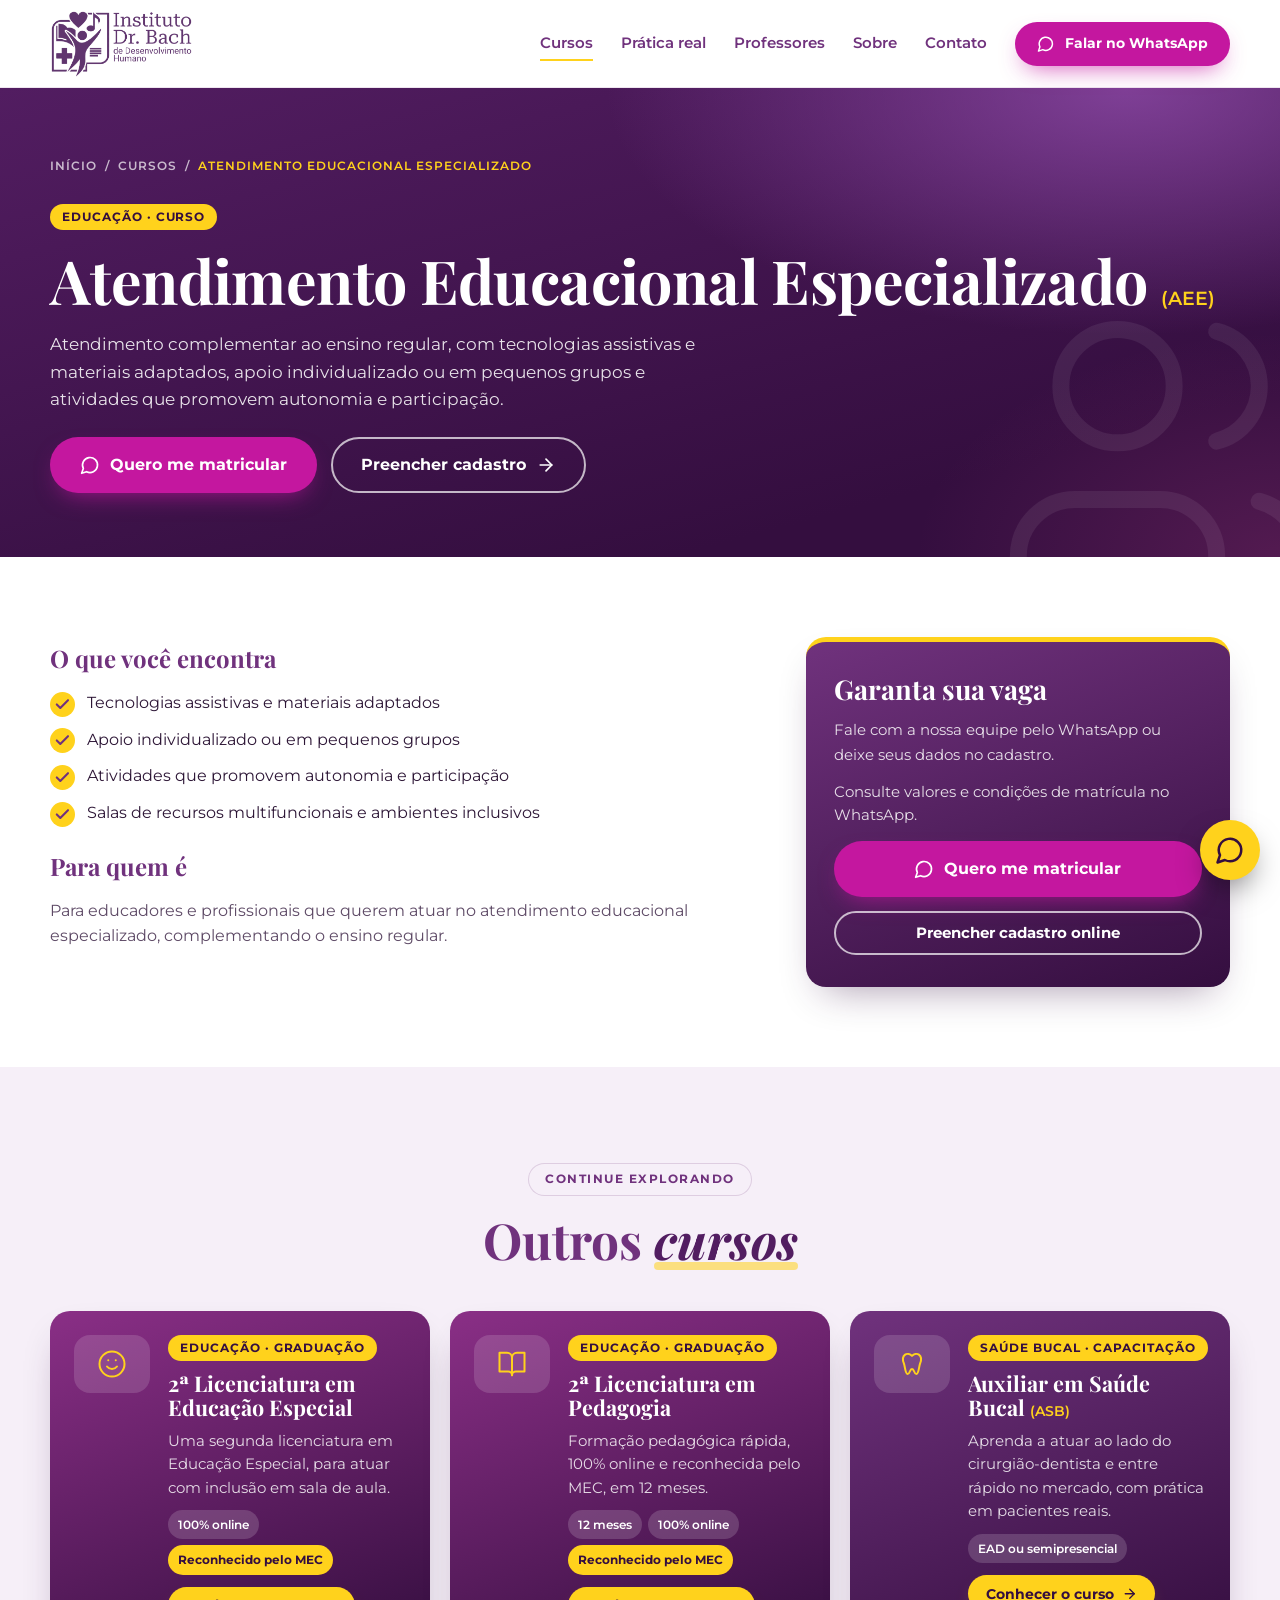
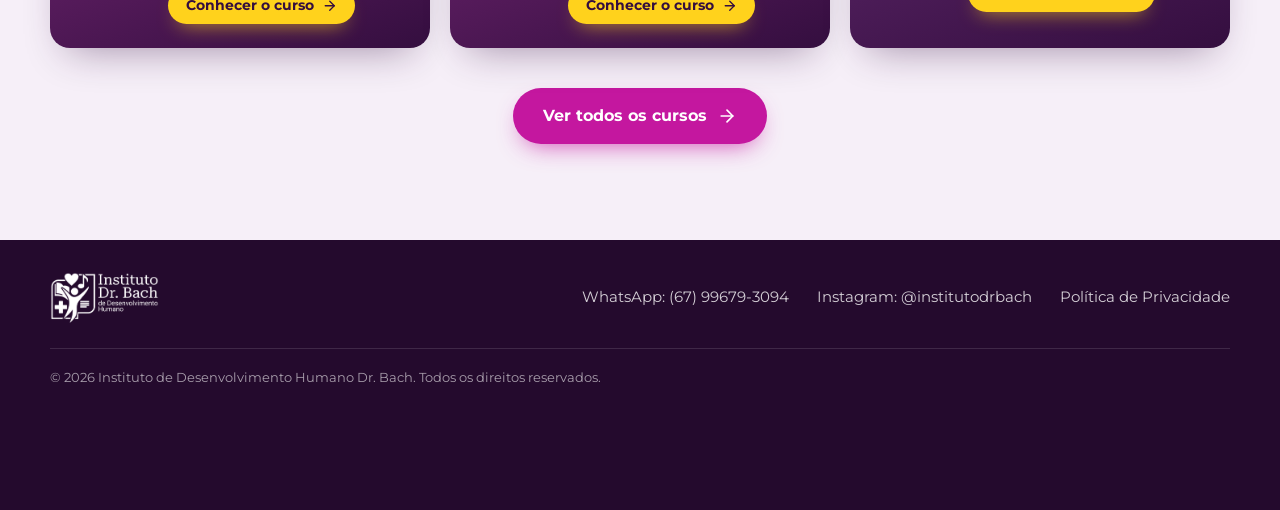
<file: curso-aee.html>
<!DOCTYPE html>
<html lang="pt-BR">
<head>
  <meta charset="utf-8">
  <meta name="viewport" content="width=device-width, initial-scale=1">
  <title>Atendimento Educacional Especializado (AEE) | Instituto Dr. Bach</title>
  <meta name="description" content="Atendimento complementar ao ensino regular, com tecnologias assistivas e materiais adaptados, apoio individualizado ou em pequenos grupos e atividades que promovem autonomia e participação.">
  <meta name="theme-color" content="#340E3F">
  <meta property="og:type" content="website">
  <meta property="og:locale" content="pt_BR">
  <meta property="og:site_name" content="Instituto de Desenvolvimento Humano Dr. Bach">
  <meta property="og:title" content="Atendimento Educacional Especializado (AEE) | Instituto Dr. Bach">
  <meta property="og:description" content="Atendimento complementar ao ensino regular, com tecnologias assistivas e materiais adaptados, apoio individualizado ou em pequenos grupos e atividades que promovem autonomia e participação.">
  <meta property="og:image" content="assets/og.jpg">
  <meta name="twitter:card" content="summary_large_image">
  <meta name="twitter:title" content="Atendimento Educacional Especializado (AEE) | Instituto Dr. Bach">
  <meta name="twitter:description" content="Atendimento complementar ao ensino regular, com tecnologias assistivas e materiais adaptados, apoio individualizado ou em pequenos grupos e atividades que promovem autonomia e participação.">
  <meta name="twitter:image" content="assets/og.jpg">
  <link rel="icon" href="data:image/svg+xml,%3Csvg xmlns='http://www.w3.org/2000/svg' viewBox='0 0 24 24' fill='%2370327D'%3E%3Cpath d='M19 14c1.49-1.46 3-3.21 3-5.5A5.5 5.5 0 0 0 16.5 3c-1.76 0-3 .5-4.5 2-1.5-1.5-2.74-2-4.5-2A5.5 5.5 0 0 0 2 8.5c0 2.3 1.5 4.05 3 5.5l7 7Z'/%3E%3C/svg%3E">
  <link rel="preconnect" href="https://fonts.googleapis.com">
  <link rel="preconnect" href="https://fonts.gstatic.com" crossorigin>
  <link href="https://fonts.googleapis.com/css2?family=Montserrat:wght@400;500;600;700;800&family=Playfair+Display:ital,wght@0,600;0,700;0,800;1,600;1,700&family=Work+Sans:wght@400;500;600;700&family=Fraunces:ital,wght@0,700;1,700&display=swap" rel="stylesheet">
<script type="application/ld+json">{"@context":"https://schema.org","@type":"Course","name":"Atendimento Educacional Especializado (AEE)","description":"Atendimento complementar ao ensino regular, com tecnologias assistivas e materiais adaptados, apoio individualizado ou em pequenos grupos e atividades que promovem autonomia e participação.","provider":{"@type":"EducationalOrganization","name":"Instituto de Desenvolvimento Humano Dr. Bach"}}</script>
<style>
/* ==========================================================
   Instituto Dr. Bach — identidade visual
   Roxo + roxo escuro + amarelo/dourado + branco
   Títulos: Playfair Display · Textos: Montserrat
   ========================================================== */

:root {
  --roxo: #70327D;
  --roxo-escuro: #340E3F;
  --roxo-medio: #521D61;
  --violeta: #8E4AA8;   /* luz do degradê: violeta mais claro */
  --magenta: #C2478F;   /* rosa/magenta: cor de campanha, uso pontual */
  --ouro: #FFD21C;
  --branco: #FFFFFF;
  --lilas: #F6EFF8;
  --texto: #2D1636;
  --texto-suave: #5E4A66;

  --serif: 'Playfair Display', Georgia, 'Times New Roman', serif;
  --sans: 'Montserrat', Arial, Helvetica, sans-serif;

  --raio: 20px;
  --sombra: 0 18px 40px -18px rgba(52, 14, 63, .45);
  --topo-h: 88px;
}

*, *::before, *::after { box-sizing: border-box; }

html { scroll-behavior: smooth; scroll-padding-top: calc(var(--topo-h) + 8px); }

body {
  margin: 0;
  font-family: var(--sans);
  font-size: 16px;
  line-height: 1.6;
  color: var(--texto);
  background: var(--branco);
  -webkit-font-smoothing: antialiased;
}

img { max-width: 100%; height: auto; display: block; }
a { color: inherit; }
h1, h2, h3, h4 { margin: 0; font-family: var(--serif); line-height: 1.12; }
p { margin: 0; }
ul, ol { list-style: none; margin: 0; padding: 0; }

.container { width: min(1180px, 100% - 40px); margin-inline: auto; }

.i {
  width: 1.25em; height: 1.25em; flex: none;
  fill: none; stroke: currentColor; stroke-width: 2;
  stroke-linecap: round; stroke-linejoin: round;
}

:focus-visible { outline: 3px solid var(--ouro); outline-offset: 3px; border-radius: 6px; }

.skip {
  position: absolute; left: 12px; top: -60px; z-index: 100;
  background: var(--ouro); color: var(--roxo-escuro); padding: 10px 16px;
  border-radius: 10px; font-weight: 700; text-decoration: none;
}
.skip:focus { top: 12px; }

/* ---------- botões e etiquetas ---------- */
.btn {
  display: inline-flex; align-items: center; justify-content: center; gap: 10px;
  padding: 12px 22px; border-radius: 999px; border: 2px solid transparent;
  font: 700 .95rem/1 var(--sans); text-decoration: none; cursor: pointer;
  transition: transform .2s ease, box-shadow .2s ease, background .2s ease, color .2s ease;
}
.btn--lg { padding: 16px 28px; font-size: 1rem; }
.btn--ouro { background: var(--ouro); color: var(--roxo-escuro); box-shadow: 0 10px 24px -10px rgba(255, 210, 28, .7); }
.btn--ouro:hover { transform: translateY(-2px); background: #ffdb45; }
.btn--borda { border-color: rgba(255, 255, 255, .7); color: var(--branco); }
.btn--borda:hover { background: var(--branco); color: var(--roxo-escuro); transform: translateY(-2px); }
.btn--roxo { background: var(--roxo); color: var(--branco); box-shadow: 0 10px 24px -12px rgba(52, 14, 63, .7); }
.btn--roxo:hover { transform: translateY(-2px); background: var(--roxo-medio); }

.pill {
  display: inline-block; padding: 7px 20px; border-radius: 999px;
  font: 600 1.05rem/1.2 var(--serif);
}
/* "olhos" de destaque: sans em caixa alta, como nos rótulos dos flyers */
.pill--ouro { background: var(--ouro); color: var(--roxo-escuro); font: 700 .8rem/1.2 var(--sans); letter-spacing: .14em; text-transform: uppercase; padding: 9px 20px; }
.pill--roxo { background: var(--lilas); color: var(--roxo); font: 700 .78rem/1.2 var(--sans); letter-spacing: .12em; text-transform: uppercase; padding: 8px 16px; border: 1px solid rgba(112, 50, 125, .18); }

/* ---------- cabeçalho ---------- */
.topo {
  position: sticky; top: 0; z-index: 50; height: var(--topo-h);
  background: rgba(255, 255, 255, .96); backdrop-filter: blur(8px);
  border-bottom: 1px solid rgba(112, 50, 125, .12);
}
.topo__in { height: 100%; display: flex; align-items: center; justify-content: space-between; gap: 24px; }
.topo__logo img { height: 68px; width: auto; }

.nav { display: flex; align-items: center; gap: 28px; }
.nav > a:not(.btn) {
  font-weight: 600; font-size: .92rem; text-decoration: none; color: var(--roxo);
  position: relative; padding: 6px 0;
}
.nav > a:not(.btn)::after {
  content: ''; position: absolute; left: 0; bottom: 0; height: 2px; width: 0;
  background: var(--ouro); transition: width .25s ease;
}
.nav > a:not(.btn):hover::after, .nav > a[aria-current="page"]::after { width: 100%; }
.nav__cta { padding: 11px 20px; font-size: .88rem; }

.menu-btn {
  display: none; width: 46px; height: 46px; border-radius: 12px; border: 0;
  background: var(--roxo); color: var(--branco); cursor: pointer; align-items: center; justify-content: center;
}
.menu-btn .i { width: 24px; height: 24px; }
.menu-btn .i--close { display: none; }
.menu-btn[aria-expanded="true"] .i--open { display: none; }
.menu-btn[aria-expanded="true"] .i--close { display: block; }

/* ---------- hero ---------- */
.hero {
  position: relative; overflow: hidden; color: var(--branco);
  background:
    radial-gradient(900px 500px at 85% 10%, rgba(142, 74, 168, .8), transparent 65%),
    radial-gradient(600px 380px at 100% 95%, rgba(194, 71, 143, .2), transparent 70%),
    linear-gradient(165deg, var(--roxo-medio) 0%, var(--roxo-escuro) 70%, #260a30 100%);
  padding: 64px 0 0;
}
.hero__deco .deco { position: absolute; fill: none; stroke: rgba(255, 255, 255, .07); stroke-width: 1.2; stroke-linecap: round; stroke-linejoin: round; }
.deco--heart { width: 340px; height: 340px; left: -90px; top: 40px; }
.deco--note { width: 220px; height: 220px; right: 36%; top: -40px; transform: rotate(12deg); }
.deco--cross { width: 260px; height: 260px; right: -60px; bottom: 90px; }

.hero__grid { position: relative; display: grid; grid-template-columns: 1.15fr .85fr; align-items: end; gap: 24px; }
.hero__texto { padding-bottom: 48px; align-self: center; }
.hero__titulo {
  font-size: clamp(2.6rem, 6vw, 4.6rem); font-weight: 700; margin: 22px 0 20px; letter-spacing: -.01em;
}
.hero__lead { max-width: 52ch; font-size: 1.08rem; color: rgba(255, 255, 255, .88); }
.hero__pontos { margin: 24px 0 30px; display: grid; gap: 10px; }
.hero__pontos li { display: flex; align-items: center; gap: 10px; font-weight: 500; }
.hero__pontos .i { color: var(--ouro); stroke-width: 3; }
.hero__acoes { display: flex; flex-wrap: wrap; gap: 14px; }

.hero__foto { position: relative; justify-self: end; width: min(100%, 420px); align-self: end; }
/* a foto se dissolve no fundo roxo: fade no topo, na base e nas laterais */
.hero__foto img {
  width: 100%;
  -webkit-mask-image: linear-gradient(180deg, transparent 0%, #000 26%, #000 70%, transparent 100%), linear-gradient(90deg, transparent 0%, #000 22%, #000 90%, transparent 100%);
  -webkit-mask-composite: source-in;
  mask-image: linear-gradient(180deg, transparent 0%, #000 26%, #000 70%, transparent 100%), linear-gradient(90deg, transparent 0%, #000 22%, #000 90%, transparent 100%);
  mask-composite: intersect;
}

.parceria { display: flex; align-items: center; gap: 14px; }
.parceria__rotulo { font-size: .78rem; text-transform: uppercase; letter-spacing: .12em; color: rgba(255, 255, 255, .7); }
.parceria--rodape { margin-top: 20px; }
.parceria__marca { font: 800 1.35rem/1 var(--sans); letter-spacing: .04em; padding: 8px 16px; border: 2px solid rgba(255, 255, 255, .85); border-radius: 10px; }

/* ---------- faixa de credenciais ---------- */
.faixa { background: var(--roxo); color: var(--branco); }
.faixa__grid { display: grid; grid-template-columns: repeat(4, 1fr); gap: 0; }
.faixa__item { display: flex; align-items: center; gap: 14px; padding: 22px 18px; border-left: 1px solid rgba(255, 255, 255, .16); }
.faixa__item:first-child { border-left: 0; padding-left: 0; }
.faixa__item .i { width: 32px; height: 32px; color: var(--ouro); }
.faixa__item strong { display: block; font-size: .95rem; line-height: 1.3; }
.faixa__item span { display: block; font-size: .8rem; color: rgba(255, 255, 255, .75); line-height: 1.4; margin-top: 2px; }

/* ---------- seções ---------- */
.secao { padding: 96px 0; }
.secao--lilas { background: var(--lilas); }
.secao__cab { max-width: 720px; margin: 0 auto 44px; text-align: center; display: grid; gap: 16px; justify-items: center; }
.secao__titulo { font-size: clamp(2rem, 4.2vw, 3.1rem); font-weight: 700; color: var(--roxo); }
.secao__titulo em { font-style: italic; color: var(--roxo-medio); position: relative; isolation: isolate; white-space: nowrap; }
.secao__titulo em::after { content: ''; position: absolute; left: 0; right: 0; bottom: 2px; height: 8px; background: var(--ouro); opacity: .55; z-index: -1; border-radius: 4px; }
.secao__lead { color: var(--texto-suave); font-size: 1.05rem; }

/* ---------- filtros ---------- */
.filtros { display: flex; flex-wrap: wrap; justify-content: center; gap: 10px; margin-bottom: 36px; }
.filtro {
  font: 600 .9rem/1 var(--sans); padding: 12px 22px; border-radius: 999px; cursor: pointer;
  border: 2px solid rgba(112, 50, 125, .25); background: transparent; color: var(--roxo);
  transition: all .2s ease;
}
.filtro:hover { border-color: var(--roxo); }
.filtro.is-ativo { background: var(--roxo); border-color: var(--roxo); color: var(--branco); }

/* ---------- cursos ---------- */
/* cards mais largos que altos: ícone num selo arredondado à esquerda, texto e botão à direita.
   o card inteiro é o link (não tem outro link dentro dele). */
.cursos { display: grid; grid-template-columns: repeat(auto-fill, minmax(340px, 1fr)); gap: 20px; }
.curso {
  position: relative; display: flex; align-items: flex-start; gap: 18px;
  padding: 24px; border-radius: var(--raio); color: var(--branco); text-decoration: none;
  background: linear-gradient(160deg, var(--roxo) 0%, var(--roxo-escuro) 100%);
  box-shadow: var(--sombra); transition: transform .25s ease, box-shadow .25s ease;
}
.curso:hover, .curso:focus-visible { transform: translateY(-6px); }
.curso.is-oculto { display: none; }
.curso__marca {
  flex: none; display: grid; place-items: center; width: 76px; height: 58px;
  border-radius: 16px; background: rgba(255, 255, 255, .14);
}
.curso__marca .i {
  width: 30px; height: 30px; fill: none; stroke: var(--ouro); stroke-width: 1.6;
  stroke-linecap: round; stroke-linejoin: round;
}
.curso__corpo { display: flex; flex-direction: column; align-items: flex-start; gap: 10px; min-width: 0; }
.tag {
  align-self: flex-start; background: var(--ouro); color: var(--roxo-escuro);
  font: 700 .7rem/1 var(--sans); letter-spacing: .08em; text-transform: uppercase;
  padding: 7px 12px; border-radius: 999px; position: relative;
}
.tag--claro { background: var(--branco); }
.curso h3 { font-size: 1.35rem; font-weight: 700; }
.curso h3 small { font: 600 .85rem var(--sans); color: var(--ouro); }
.curso p { color: rgba(255, 255, 255, .84); font-size: .92rem; }
.curso__cta {
  display: inline-flex; align-items: center; gap: 8px; margin-top: 2px;
  background: var(--ouro); color: var(--roxo-escuro); font: 700 .88rem/1 var(--sans);
  padding: 11px 18px; border-radius: 999px; box-shadow: 0 10px 20px -10px rgba(255, 210, 28, .7);
  transition: background .2s ease, transform .2s ease;
}
.curso:hover .curso__cta, .curso:focus-visible .curso__cta { background: #ffdb45; transform: translateX(3px); }
.curso__cta .i { width: 1.1em; height: 1.1em; }
/* cor por área (campanha): educação puxa para o magenta, gestão para o roxo médio */
.curso[data-area="educacao"] { background: linear-gradient(160deg, #8A2F86 0%, var(--roxo-escuro) 100%); }
.curso[data-area="gestao"] { background: linear-gradient(160deg, var(--roxo-medio) 0%, #2a0b33 100%); }

/* ---------- cabeçalho de cada página interna ---------- */
.pagina-topo {
  position: relative; overflow: hidden; color: var(--branco); padding: 56px 0 64px;
  background:
    radial-gradient(800px 380px at 88% 0%, rgba(142, 74, 168, .8), transparent 65%),
    radial-gradient(520px 320px at 100% 100%, rgba(194, 71, 143, .22), transparent 70%),
    linear-gradient(165deg, var(--roxo-medio) 0%, var(--roxo-escuro) 80%);
}
.pagina-topo .container { position: relative; display: grid; gap: 16px; justify-items: start; }
.pagina-topo__marca {
  position: absolute; right: -50px; bottom: -70px; width: 340px; height: 340px;
  fill: none; stroke: rgba(255, 255, 255, .07); stroke-width: 1.2; stroke-linecap: round; stroke-linejoin: round;
}
.pagina-topo__titulo { font-size: clamp(2.2rem, 5.2vw, 3.8rem); font-weight: 700; letter-spacing: -.01em; }
.pagina-topo__titulo small { font: 600 1.2rem var(--sans); color: var(--ouro); letter-spacing: 0; }
.pagina-topo__lead { max-width: 62ch; font-size: 1.08rem; color: rgba(255, 255, 255, .88); }
.pagina-topo__acoes { display: flex; flex-wrap: wrap; gap: 14px; margin-top: 8px; }

.migalhas { display: flex; flex-wrap: wrap; gap: 8px; font-size: .78rem; font-weight: 600; letter-spacing: .08em; text-transform: uppercase; color: rgba(255, 255, 255, .7); }
.migalhas a { text-decoration: none; }
.migalhas a:hover { color: var(--ouro); }
.migalhas [aria-current] { color: var(--ouro); }

.secao__mais { text-align: center; margin-top: 40px; }

/* ---------- página de cada curso (informações) ---------- */
.cs { padding: 80px 0; }
.cs__grid { display: grid; grid-template-columns: minmax(0, 1.25fr) minmax(0, .75fr); gap: 48px; align-items: start; }
.cs__info { display: grid; gap: 18px; justify-items: start; }

.cs__voltar { display: inline-flex; align-items: center; gap: 8px; font-size: .88rem; font-weight: 700; color: var(--roxo); text-decoration: none; }
.cs__voltar .i { transition: transform .2s ease; }
.cs__voltar:hover .i { transform: translateX(5px); }

.cs__fatos { width: 100%; margin: 0 0 4px; display: grid; grid-template-columns: repeat(auto-fit, minmax(210px, 1fr)); gap: 12px; }
.cs__fatos div { background: var(--lilas); border-left: 4px solid var(--ouro); border-radius: 12px; padding: 14px 16px; }
.cs__fatos dt { font-size: .72rem; font-weight: 700; letter-spacing: .1em; text-transform: uppercase; color: var(--roxo-medio); }
.cs__fatos dd { margin: 4px 0 0; font-weight: 600; color: var(--texto); line-height: 1.4; }

.cs__sub { font-size: 1.5rem; color: var(--roxo); margin-top: 8px; }
.cs__lista { display: grid; gap: 10px; }
.cs__lista li { display: flex; gap: 12px; align-items: flex-start; }
.cs__lista .i { margin-top: .12em; color: var(--roxo); stroke-width: 3; background: var(--ouro); border-radius: 50%; padding: 4px; width: 1.55em; height: 1.55em; }
.cs__texto { color: var(--texto-suave); max-width: 62ch; }

.cs__insc {
  position: sticky; top: calc(var(--topo-h) + 20px);
  display: grid; gap: 14px; padding: 32px 28px; border-radius: var(--raio); color: var(--branco);
  background: linear-gradient(160deg, var(--roxo) 0%, var(--roxo-escuro) 100%);
  box-shadow: var(--sombra); border-top: 5px solid var(--ouro);
}
.cs__insc h2 { font-size: 1.7rem; }
.cs__insc > p { color: rgba(255, 255, 255, .85); font-size: .95rem; }
.cs__zap { color: var(--ouro); font-weight: 600; font-size: .9rem; text-align: center; text-decoration: underline; text-underline-offset: 4px; }
.cs__zap:hover { color: var(--branco); }

/* ---------- página de cadastro ---------- */
.insc__grid { display: grid; grid-template-columns: minmax(0, 1.1fr) minmax(0, .9fr); gap: 48px; align-items: start; }
.insc__form { position: static; padding: 36px 32px; }
.form__duplo { display: grid; grid-template-columns: 1fr 1fr; gap: 14px; }
.confirmacao {
  display: flex; gap: 14px; align-items: flex-start; margin-top: 8px; padding: 18px 20px; border-radius: 14px;
  background: rgba(255, 210, 28, .14); border: 1px solid rgba(255, 210, 28, .5);
}
.confirmacao[hidden] { display: none; }
.confirmacao .i { color: var(--roxo-escuro); background: var(--ouro); border-radius: 50%; padding: 5px; width: 2em; height: 2em; stroke-width: 3; }
.confirmacao p { font-size: .92rem; color: rgba(255, 255, 255, .9); }
.confirmacao a { color: var(--ouro); font-weight: 700; }
.insc__lado { display: grid; gap: 22px; justify-items: start; }
.passos { display: grid; gap: 18px; width: 100%; }
.passos li { display: flex; gap: 16px; align-items: flex-start; }
.passos__n { flex: none; display: grid; place-items: center; width: 42px; height: 42px; border-radius: 50%; background: var(--roxo); color: var(--ouro); font: 700 1.2rem var(--serif); }
.passos strong { display: block; font-family: var(--serif); font-size: 1.15rem; color: var(--roxo); }
.passos p { color: var(--texto-suave); font-size: .95rem; }
.insc__ajuda { display: grid; gap: 8px; justify-items: start; padding: 22px; border-radius: var(--raio); background: var(--lilas); border-left: 5px solid var(--ouro); width: 100%; }
.insc__ajuda strong { font: 700 1.2rem var(--serif); color: var(--roxo); }
.insc__ajuda p { color: var(--texto-suave); font-size: .95rem; }

/* ---------- sobre e contato ---------- */
.sobre__grid { display: grid; grid-template-columns: minmax(0, .9fr) minmax(0, 1.1fr); gap: 56px; align-items: start; }
.sobre__texto { display: grid; gap: 16px; justify-items: start; }
.sobre__texto .secao__titulo { text-align: left; }
.sobre__corpo { display: grid; gap: 16px; justify-items: start; color: var(--texto-suave); font-size: 1.05rem; }
.ccard {
  display: grid; gap: 8px; justify-items: start; align-content: start; padding: 30px 26px; border-radius: var(--raio);
  background: var(--lilas); border-top: 4px solid var(--ouro); text-decoration: none;
  box-shadow: 0 10px 30px -18px rgba(52, 14, 63, .35); transition: transform .25s ease;
}
a.ccard:hover { transform: translateY(-5px); }
.ccard__ic { display: grid; place-items: center; width: 54px; height: 54px; border-radius: 16px; background: var(--roxo); color: var(--branco); margin-bottom: 6px; }
.ccard h2 { font-size: 1.4rem; color: var(--roxo); }
.ccard strong { font-size: 1.1rem; color: var(--texto); }
.ccard__desc { color: var(--texto-suave); font-size: .92rem; }
.ccard__link { font-weight: 700; font-size: .9rem; color: var(--roxo); text-decoration: underline; text-underline-offset: 3px; }
.ccard__link:hover { color: var(--roxo-medio); }
.secao--lilas .ccard { background: var(--branco); }

/* ---------- localização e contato ---------- */
.local__grid { display: grid; grid-template-columns: minmax(0, .85fr) minmax(0, 1.15fr); gap: 28px; align-items: stretch; }
.local__cards { display: grid; gap: 16px; align-content: start; }
.local__cards .ccard { grid-template-columns: 54px 1fr; column-gap: 18px; row-gap: 2px; align-items: center; padding: 22px 24px; }
.local__cards .ccard__ic { grid-row: 1 / span 4; margin: 0; align-self: start; }
.local__cards .ccard > :not(.ccard__ic) { grid-column: 2; }
.local__mapa { position: relative; min-height: 440px; border-radius: var(--raio); overflow: hidden; background: var(--lilas); box-shadow: var(--sombra); border: 4px solid var(--branco); }
.local__mapa iframe { position: absolute; inset: 0; width: 100%; height: 100%; border: 0; }
@media (max-width: 960px) {
  .local__grid { grid-template-columns: 1fr; }
  .local__mapa { min-height: 340px; }
}

/* ---------- formulário de inscrição ---------- */
.form { display: grid; gap: 14px; margin-top: 6px; }
.campo { display: grid; gap: 6px; }
.campo[hidden] { display: none; }
.campo span { font-size: .8rem; font-weight: 700; letter-spacing: .04em; }
.campo em { font-style: normal; font-weight: 500; opacity: .75; }
.campo input, .campo select, .campo textarea {
  width: 100%; font: 500 1rem var(--sans); color: var(--texto);
  padding: 13px 14px; border-radius: 12px; border: 2px solid transparent; background: var(--branco);
}
.campo textarea { resize: vertical; min-height: 84px; }
.campo input::placeholder, .campo textarea::placeholder { color: #8b7a92; }
.campo input:focus-visible, .campo select:focus-visible, .campo textarea:focus-visible { outline: 3px solid var(--ouro); outline-offset: 1px; border-radius: 12px; }
.campo input:user-invalid { border-color: #ff8a8a; }
.form__enviar { width: 100%; margin-top: 4px; }
.form__nota { font-size: .76rem; color: rgba(255, 255, 255, .7); line-height: 1.5; }

/* ---------- mercado ---------- */
.mercado {
  position: relative; overflow: hidden; color: var(--branco); padding: 80px 0;
  background:
    radial-gradient(700px 320px at 10% 20%, rgba(142, 74, 168, .8), transparent 70%),
    linear-gradient(120deg, var(--roxo-escuro), var(--roxo-medio));
}
.mercado__grid { display: grid; grid-template-columns: .8fr 1.2fr; gap: 48px; align-items: center; }
.mercado__num { display: flex; flex-wrap: wrap; align-items: baseline; column-gap: 4px; }
.mercado__mais, .mercado__valor { font: 800 clamp(3.4rem, 8vw, 6rem)/1 var(--serif); color: var(--ouro); }
.mercado__rotulo { flex-basis: 100%; margin-top: 10px; font-weight: 600; letter-spacing: .04em; text-transform: uppercase; font-size: .85rem; color: rgba(255, 255, 255, .85); }
.mercado__texto { display: grid; gap: 18px; justify-items: start; }
.mercado__texto h2 { font-size: clamp(1.7rem, 3.4vw, 2.5rem); }
.mercado__texto p { color: rgba(255, 255, 255, .88); max-width: 56ch; }
.mercado__texto strong { color: var(--ouro); }

/* ---------- diferenciais ---------- */
.difs { display: grid; grid-template-columns: repeat(auto-fit, minmax(240px, 1fr)); gap: 22px; }
.dif { background: var(--branco); border-radius: var(--raio); padding: 30px 26px; box-shadow: 0 10px 30px -18px rgba(52, 14, 63, .35); border-top: 4px solid var(--ouro); }
.dif__icone { display: grid; place-items: center; width: 56px; height: 56px; border-radius: 16px; background: var(--roxo); color: var(--branco); margin-bottom: 18px; }
.dif__icone .i { width: 26px; height: 26px; }
.dif h3 { font-size: 1.35rem; color: var(--roxo); margin-bottom: 10px; }
.dif p { color: var(--texto-suave); font-size: .95rem; }

/* ---------- equipe ---------- */
.equipe { display: grid; grid-template-columns: repeat(auto-fit, minmax(300px, 1fr)); gap: 24px; max-width: 860px; margin: 0 auto; }
.pessoa { display: flex; align-items: center; gap: 22px; padding: 26px; border-radius: var(--raio); background: var(--lilas); border: 1px solid rgba(112, 50, 125, .14); }
.pessoa__foto {
  flex: none; width: 96px; height: 96px; border-radius: 50%; display: grid; place-items: center;
  background: linear-gradient(160deg, var(--roxo), var(--roxo-escuro)); color: var(--ouro);
  font: 700 1.9rem var(--serif); border: 4px solid var(--branco); box-shadow: 0 8px 20px -8px rgba(52, 14, 63, .6);
}
.pessoa__cargo { font-size: .78rem; font-weight: 700; letter-spacing: .1em; text-transform: uppercase; color: var(--roxo-medio); }
.pessoa h3 { font-size: 1.45rem; color: var(--roxo); margin: 4px 0; }
.pessoa__reg { font-size: .88rem; color: var(--texto-suave); font-weight: 500; }

/* ---------- contato ---------- */
.contato {
  position: relative; overflow: hidden; color: var(--branco); padding: 88px 0;
  background:
    radial-gradient(800px 400px at 90% 0%, rgba(142, 74, 168, .8), transparent 65%),
    linear-gradient(160deg, var(--roxo-medio), var(--roxo-escuro));
}
.contato__in { display: flex; flex-wrap: wrap; align-items: center; justify-content: space-between; gap: 36px; }
.contato__texto { display: grid; gap: 18px; justify-items: start; max-width: 560px; }
.contato__texto h2 { font-size: clamp(2.2rem, 5vw, 3.6rem); }
.contato__texto p { color: rgba(255, 255, 255, .88); }
.contato__acoes { display: grid; gap: 14px; }

/* ---------- rodapé ---------- */
.rodape { background: #240a2d; color: rgba(255, 255, 255, .8); padding: 32px 0; font-size: .92rem; }
.rodape__simples { display: flex; flex-wrap: wrap; align-items: center; justify-content: space-between; gap: 18px 32px; }
.rodape__logo img { height: 52px; width: auto; }
.rodape__links { display: flex; flex-wrap: wrap; gap: 8px 28px; }
.rodape a { text-decoration: none; }
.rodape a:hover { color: var(--ouro); }
.rodape__base { border-top: 1px solid rgba(255, 255, 255, .12); margin-top: 24px; padding: 18px 0 90px; font-size: .82rem; color: rgba(255, 255, 255, .6); }

/* ---------- botão flutuante ---------- */
.zap {
  position: fixed; right: 20px; bottom: 20px; z-index: 60; width: 60px; height: 60px; border-radius: 50%;
  display: grid; place-items: center; background: var(--ouro); color: var(--roxo-escuro);
  box-shadow: 0 14px 30px -8px rgba(0, 0, 0, .5); transition: transform .2s ease;
}
.zap .i { width: 30px; height: 30px; }
.zap:hover { transform: scale(1.08); }

/* ---------- animação de entrada ---------- */
.js .reveal { opacity: 0; transform: translateY(22px); transition: opacity .7s ease, transform .7s ease; }
.js .reveal.is-visivel { opacity: 1; transform: none; }

@media (prefers-reduced-motion: reduce) {
  html { scroll-behavior: auto; }
  .js .reveal { opacity: 1; transform: none; transition: none; }
  * { transition-duration: .01ms !important; }
}

/* ---------- responsivo ---------- */
@media (max-width: 960px) {
  .hero__grid { grid-template-columns: 1fr; }
  .hero__foto { justify-self: center; width: min(100%, 380px); }
  .hero__texto { padding-bottom: 8px; }
  .faixa__grid { grid-template-columns: repeat(2, 1fr); }
  .faixa__item:nth-child(3) { border-left: 0; padding-left: 0; }
  .faixa__item:nth-child(n+3) { border-top: 1px solid rgba(255, 255, 255, .16); }
  .mercado__grid { grid-template-columns: 1fr; gap: 28px; }
  .cs__grid, .insc__grid, .sobre__grid { grid-template-columns: 1fr; gap: 36px; }
  .cs__insc { position: static; }
}

@media (max-width: 820px) {
  .menu-btn { display: inline-flex; }
  .nav {
    position: absolute; left: 0; right: 0; top: var(--topo-h); flex-direction: column; align-items: stretch; gap: 0;
    background: var(--branco); padding: 8px 20px 20px; border-bottom: 1px solid rgba(112, 50, 125, .12);
    box-shadow: 0 20px 30px -20px rgba(52, 14, 63, .4);
    display: none;
  }
  .nav.is-aberto { display: flex; }
  .nav > a:not(.btn) { padding: 14px 4px; border-bottom: 1px solid rgba(112, 50, 125, .1); }
  .nav > a:not(.btn)::after { display: none; }
  .nav__cta { margin-top: 16px; }
}

@media (max-width: 560px) {
  .secao { padding: 68px 0; }
  .cs { padding: 64px 0; }
  .cs__insc, .insc__form { padding: 26px 20px; }
  .form__duplo { grid-template-columns: 1fr; }
  .pagina-topo { padding: 40px 0 48px; }
  .pagina-topo__acoes .btn { width: 100%; }
  .hero { padding-top: 40px; }
  :root { --topo-h: 76px; }
  .topo__logo img { height: 56px; }
  .faixa__grid { grid-template-columns: 1fr; }
  .faixa__item, .faixa__item:nth-child(3) { border-left: 0; padding: 16px 0; }
  .faixa__item:nth-child(n+2) { border-top: 1px solid rgba(255, 255, 255, .16); }
  .hero__acoes .btn, .contato__acoes .btn { width: 100%; }
  .pessoa { flex-direction: column; text-align: center; }
  .contato__acoes { width: 100%; }
}

/* ==========================================================
   v2 — identidade (magenta nos botões), novas seções e páginas
   ========================================================== */
:root {
  --magenta: #C4179F;          /* botão principal: branco sobre ele passa de 5:1 */
  --magenta-escuro: #A30F82;
}

/* ---------- botões ---------- */
.btn--magenta { background: var(--magenta); color: var(--branco); box-shadow: 0 10px 24px -10px rgba(196, 23, 159, .8); }
.btn--magenta:hover { transform: translateY(-2px); background: var(--magenta-escuro); }
.btn--contorno { border-color: var(--roxo); color: var(--roxo); }
.btn--contorno:hover { background: var(--roxo); color: var(--branco); transform: translateY(-2px); }
.btn--bloco { width: 100%; }

/* ---------- hero ---------- */
.hero__titulo {
  font-family: var(--sans); text-transform: uppercase; font-weight: 800; line-height: 1.04;
  letter-spacing: -.015em; font-size: clamp(2rem, 5.2vw, 3.9rem); margin: 20px 0 18px;
}
.hero__titulo .leve, .pratica__titulo .leve { font-weight: 500; }
.destaque { font-family: var(--serif); font-style: italic; font-weight: 700; text-transform: none; letter-spacing: 0; color: var(--ouro); }
.selos { display: flex; flex-wrap: wrap; gap: 10px; margin: 22px 0 28px; }
.selo {
  display: inline-flex; align-items: center; gap: 8px; padding: 8px 14px; border-radius: 999px;
  background: rgba(255, 255, 255, .12); border: 1px solid rgba(255, 255, 255, .28); font-weight: 600; font-size: .85rem;
}
.selo .i { color: var(--ouro); width: 1.1em; height: 1.1em; stroke-width: 2.4; }

.turma { background: linear-gradient(90deg, var(--magenta), #8A1A9A); color: var(--branco); }
.turma__in { display: flex; flex-wrap: wrap; align-items: center; justify-content: center; gap: 6px 22px; padding: 14px 0; font-weight: 700; text-align: center; }
.turma__in a { color: var(--branco); font-weight: 800; text-decoration: underline; text-underline-offset: 4px; }
.turma__in a:hover { color: var(--ouro); }

/* ---------- diferenciais compactos ---------- */
.secao--compacta { padding: 72px 0; }

/* ---------- cursos: chips, mais opções ---------- */
.curso__meta { display: flex; flex-wrap: wrap; gap: 6px; position: relative; }
.curso__meta li { font-size: .72rem; font-weight: 600; padding: 5px 10px; border-radius: 999px; background: rgba(255, 255, 255, .16); }
.curso__meta .mec { background: var(--ouro); color: var(--roxo-escuro); font-weight: 700; }
.curso__bloco { margin-top: 64px; }
/* lista + foto ao lado, com um botão de WhatsApp só no final (em vez de um card por item) */
.oferecemos { display: grid; grid-template-columns: minmax(0, 1.15fr) minmax(0, .85fr); gap: 36px; align-items: center; margin-top: 30px; }
.oferecemos__lista { display: grid; gap: 24px; }
.oferecemos__lista li { display: flex; gap: 16px; align-items: flex-start; }
.oferecemos__ic { flex: none; display: grid; place-items: center; width: 48px; height: 48px; border-radius: 14px; background: var(--roxo); color: var(--branco); }
.oferecemos__ic .i { width: 22px; height: 22px; }
.oferecemos__lista strong { display: block; font-family: var(--serif); font-size: 1.2rem; color: var(--roxo); margin-bottom: 3px; }
.oferecemos__lista p { color: var(--texto-suave); font-size: .95rem; }
.oferecemos__foto .img-r { aspect-ratio: 1 / 1; }
.oferecemos__cta { text-align: center; margin-top: 36px; }

/* ---------- fotos e placeholders (troque o arquivo em assets/images/ e ele aparece) ---------- */
.foto {
  position: relative; margin: 0; display: grid; place-items: center; overflow: hidden; aspect-ratio: 4 / 3;
  border-radius: 22px; background: var(--lilas); border: 2px dashed rgba(112, 50, 125, .3);
}
.foto img { position: absolute; inset: 0; z-index: 1; width: 100%; height: 100%; object-fit: cover; }
.foto__ph { display: grid; gap: 8px; justify-items: center; text-align: center; padding: 16px; color: var(--roxo); font-size: .78rem; font-weight: 600; }
.foto__ph .i { width: 32px; height: 32px; opacity: .8; }
.foto--escura { background: rgba(255, 255, 255, .08); border-color: rgba(255, 255, 255, .35); }
.foto--escura .foto__ph { color: var(--branco); }
.foto--larga { aspect-ratio: 16 / 9; }
.foto--quadrada { aspect-ratio: 1 / 1; border-radius: 14px; }
.foto--retrato { aspect-ratio: 1 / 1; border-radius: 50%; }

/* ---------- prática real ---------- */
.pratica {
  position: relative; overflow: hidden; color: var(--branco); padding: 96px 0;
  background:
    radial-gradient(800px 420px at 90% 0%, rgba(142, 74, 168, .8), transparent 65%),
    radial-gradient(520px 320px at 0% 100%, rgba(194, 71, 143, .2), transparent 70%),
    linear-gradient(160deg, var(--roxo-medio), var(--roxo-escuro));
}
.pratica__grid { display: grid; grid-template-columns: minmax(0, 1fr) minmax(0, 1fr); gap: 48px; align-items: center; }
.pratica__texto { display: grid; gap: 18px; justify-items: start; }
.pratica__titulo { font-family: var(--sans); text-transform: uppercase; font-weight: 800; font-size: clamp(1.9rem, 4.4vw, 3.2rem); line-height: 1.06; letter-spacing: -.01em; }
.pratica__frase { font: italic 600 1.3rem/1.4 var(--serif); color: var(--ouro); border-left: 4px solid var(--magenta); padding-left: 16px; }
.pratica__texto p { color: rgba(255, 255, 255, .9); max-width: 52ch; }
.galeria { display: grid; grid-template-columns: 1fr 1fr; gap: 14px; }
.galeria .foto:first-child { grid-column: 1 / -1; aspect-ratio: 16 / 9; }
.video { position: relative; margin-top: 14px; border-radius: 22px; overflow: hidden; aspect-ratio: 16 / 9; background: #000; }
.video iframe, .video button { position: absolute; inset: 0; width: 100%; height: 100%; border: 0; }
.video button { cursor: pointer; display: grid; place-items: center; background: linear-gradient(160deg, var(--roxo), var(--roxo-escuro)); color: var(--branco); }
.video button .i { width: 64px; height: 64px; fill: currentColor; }

/* ---------- mercado ---------- */
.mercado__in { display: grid; grid-template-columns: minmax(0, 1fr); gap: 30px; justify-items: center; text-align: center; }
.mercado__in > * { min-width: 0; max-width: 100%; }
.mercado__in h2 { font-size: clamp(1.8rem, 3.8vw, 2.7rem); max-width: 22ch; }
.stats { display: grid; grid-template-columns: repeat(auto-fit, minmax(250px, 1fr)); gap: 22px; width: 100%; max-width: 880px; }
.stat { padding: 30px 24px; border-radius: var(--raio); color: var(--branco); background: linear-gradient(160deg, var(--roxo) 0%, var(--roxo-escuro) 100%); box-shadow: var(--sombra); }
.stat__num { display: block; font: 800 clamp(2.8rem, 7vw, 4.4rem)/1 var(--serif); color: var(--ouro); }
.stat__rotulo { display: block; margin-top: 10px; font-weight: 600; color: rgba(255, 255, 255, .92); }
.mercado__fecho { font: 600 1.35rem/1.35 var(--serif); max-width: 40ch; color: var(--roxo-medio); }
.fonte { font-size: .78rem; color: var(--texto-suave); }

/* ---------- linha do tempo ---------- */
.linha { display: grid; grid-template-columns: repeat(4, 1fr); gap: 28px; }
.linha li { position: relative; padding-top: 70px; }
.linha li::before {
  content: ''; position: absolute; top: 26px; left: 62px; right: -18px; height: 2px;
  background: repeating-linear-gradient(90deg, rgba(112, 50, 125, .4) 0 8px, transparent 8px 14px);
}
.linha li:last-child::before { display: none; }
.linha__n { position: absolute; top: 0; left: 0; display: grid; place-items: center; width: 54px; height: 54px; border-radius: 50%; background: var(--magenta); color: var(--branco); font: 700 1.5rem var(--serif); box-shadow: 0 10px 22px -10px rgba(196, 23, 159, .8); }
.linha h3 { font-size: 1.3rem; color: var(--roxo); margin-bottom: 8px; }
.linha p { color: var(--texto-suave); font-size: .95rem; }

/* ---------- docentes ---------- */
.docentes { display: grid; grid-template-columns: repeat(auto-fit, minmax(250px, 1fr)); gap: 22px; }
.docente { display: grid; gap: 6px; align-content: start; justify-items: center; text-align: center; padding: 30px 24px; border-radius: var(--raio); background: var(--branco); box-shadow: 0 10px 30px -18px rgba(52, 14, 63, .4); border-top: 4px solid var(--magenta); }
.docente__foto {
  position: relative; display: grid; place-items: center; overflow: hidden; width: 124px; height: 124px; margin-bottom: 8px; border-radius: 50%;
  background: linear-gradient(160deg, var(--roxo), var(--roxo-escuro)); color: var(--ouro); font: 700 2.2rem var(--serif); border: 4px solid var(--lilas);
}
.docente__foto img { position: absolute; inset: 0; z-index: 1; width: 100%; height: 100%; object-fit: cover; }
.docente__cargo { font-size: .74rem; font-weight: 700; letter-spacing: .1em; text-transform: uppercase; color: var(--roxo-medio); }
.docente h3 { font-size: 1.4rem; color: var(--roxo); }
.docente__reg { font-size: .88rem; color: var(--texto-suave); font-weight: 500; }
.docente__area { font-size: .92rem; color: var(--texto-suave); }
.docente__link { margin-top: 6px; display: inline-flex; align-items: center; gap: 6px; font-weight: 700; font-size: .88rem; color: var(--magenta); text-decoration: none; }
.docente__link:hover { text-decoration: underline; }

/* ---------- formaturas e instagram ---------- */
.fila { display: grid; grid-template-columns: repeat(auto-fit, minmax(240px, 1fr)); gap: 16px; }
.insta { display: grid; grid-template-columns: minmax(0, .9fr) minmax(0, 1.1fr); gap: 48px; align-items: center; }
.insta__texto { display: grid; gap: 16px; justify-items: start; }
.insta__texto p { color: var(--texto-suave); }
.insta__grid { display: grid; grid-template-columns: repeat(3, 1fr); gap: 10px; }
.insta__grid a { text-decoration: none; }

/* ---------- FAQ ---------- */
.faq { max-width: 820px; margin: 0 auto; display: grid; gap: 12px; }
.faq details { background: var(--branco); border: 1px solid rgba(112, 50, 125, .18); border-radius: 16px; padding: 0 22px; transition: box-shadow .2s ease; }
.faq details[open] { border-color: var(--roxo); box-shadow: var(--sombra); }
.faq summary { cursor: pointer; list-style: none; padding: 18px 0; display: flex; align-items: center; justify-content: space-between; gap: 14px; font: 700 1.02rem/1.4 var(--sans); color: var(--roxo); }
.faq summary::-webkit-details-marker { display: none; }
.faq summary .i { transition: transform .2s ease; }
.faq details[open] summary .i { transform: rotate(180deg); }
.faq__resp { padding: 0 0 20px; color: var(--texto-suave); }

/* ---------- página de curso: preço, prática ---------- */
.preco { display: grid; gap: 4px; padding: 16px 18px; border-radius: 14px; background: rgba(255, 255, 255, .1); border: 1px solid rgba(255, 255, 255, .25); }
.preco__rotulo { font-size: .72rem; font-weight: 700; letter-spacing: .12em; text-transform: uppercase; color: var(--ouro); }
.preco__valor { font: 800 1.9rem/1.1 var(--serif); color: var(--branco); }
.preco__obs { font-size: .85rem; color: rgba(255, 255, 255, .85); }
.aviso { font-size: .74rem; line-height: 1.5; color: rgba(255, 255, 255, .72); }
.cs__caixa { width: 100%; padding: 20px 22px; border-radius: 16px; background: var(--lilas); border-left: 5px solid var(--magenta); color: var(--texto-suave); }
.cs__caixa strong { color: var(--roxo); }
.cs__caixa a { color: var(--magenta); font-weight: 700; }

/* ---------- comparativo ASB x TSB ---------- */
.comp-wrap { max-width: 900px; margin: 0 auto; }
.comp { width: 100%; border-collapse: separate; border-spacing: 0; overflow: hidden; border-radius: var(--raio); background: var(--branco); box-shadow: var(--sombra); }
.comp th, .comp td { padding: 16px 18px; text-align: left; vertical-align: top; border-bottom: 1px solid rgba(112, 50, 125, .12); overflow-wrap: anywhere; }
.comp thead th { background: var(--roxo); color: var(--branco); font: 700 1.15rem var(--serif); border-bottom: 0; }
.comp tbody th { width: 24%; color: var(--roxo-medio); font: 700 .78rem var(--sans); letter-spacing: .08em; text-transform: uppercase; }
.comp tbody tr:last-child th, .comp tbody tr:last-child td { border-bottom: 0; }
.comp__nota { text-align: center; margin-top: 26px; color: var(--texto-suave); }

/* ---------- textos longos (privacidade) ---------- */
.texto-longo { max-width: 78ch; margin-inline: auto; display: grid; gap: 14px; color: var(--texto-suave); }
.texto-longo h2 { font-size: 1.6rem; color: var(--roxo); margin-top: 18px; }
.texto-longo ul { list-style: disc; padding-left: 22px; display: grid; gap: 6px; }
.texto-longo a { color: var(--magenta); font-weight: 600; }

/* ---------- cookies ---------- */
.cookies {
  position: fixed; left: 16px; right: 16px; bottom: 16px; z-index: 80; max-width: 720px; margin-inline: auto;
  display: flex; flex-wrap: wrap; gap: 12px 16px; align-items: center; justify-content: space-between;
  padding: 16px 18px; border-radius: 16px; background: var(--roxo-escuro); color: var(--branco); font-size: .88rem;
  box-shadow: 0 20px 50px -10px rgba(0, 0, 0, .6);
}
.cookies p { flex: 1 1 280px; }
.cookies a { color: var(--ouro); }
.cookies__acoes { display: flex; gap: 10px; }
.cookies .btn { padding: 10px 18px; font-size: .85rem; }

/* ---------- ajustes finais e responsivo ---------- */
.nav__cta.btn--magenta { color: var(--branco); }
@media (max-width: 960px) {
  .pratica__grid, .insta { grid-template-columns: 1fr; gap: 36px; }
  .linha { grid-template-columns: 1fr 1fr; }
  .linha li::before { display: none; }
}
@media (max-width: 560px) {
  .pratica { padding: 68px 0; }
  .linha { grid-template-columns: 1fr; gap: 22px; }
  .comp th, .comp td { padding: 12px 10px; font-size: .9rem; }
  .cookies__acoes, .cookies .btn { width: 100%; }
  .selos { margin: 18px 0 22px; }
}

.sr-only { position: absolute; width: 1px; height: 1px; padding: 0; margin: -1px; overflow: hidden; clip: rect(0, 0, 0, 0); white-space: nowrap; border: 0; }

.tag { white-space: nowrap; }

/* ==========================================================
   v3 — fotos reais (WebP com JPG de reserva)
   ========================================================== */
picture { display: block; }
.img-r { border-radius: 24px; overflow: hidden; background: var(--lilas); box-shadow: var(--sombra); }
.img-r img { display: block; width: 100%; height: auto; }
.img-r--crop img { height: 100%; object-fit: cover; }

/* hero: foto em moldura arredondada, com faixa magenta atrás */
.hero__foto { position: relative; justify-self: end; align-self: center; width: min(100%, 480px); padding: 0 0 28px 28px; }
.hero__foto::before { content: ''; position: absolute; left: 0; bottom: 0; width: 74%; height: 74%; border-radius: 26px; background: var(--magenta); }
.hero__foto .img-r { position: relative; }
.hero__foto .img-r img { -webkit-mask-image: none; mask-image: none; }

/* Sobre: foto de abertura, encaixada no banner roxo */
.sobre__banner { position: relative; z-index: 2; margin-top: -36px; margin-bottom: 8px; }
.sobre__banner .img-r { aspect-ratio: 16 / 7; }

/* prática real: foto vertical + colagem */
.midia-duo { display: grid; grid-template-columns: 1fr 1fr; gap: 16px; align-items: center; }
.midia-duo .img-r { border-radius: 20px; }

/* do zero ao primeiro emprego: foto ao lado dos passos (linha vertical) */
.linha-wrap { display: grid; grid-template-columns: minmax(0, .7fr) minmax(0, 1.3fr); gap: 48px; align-items: center; }
.linha__img { width: 100%; max-width: 400px; justify-self: center; }
.linha-wrap .linha { grid-template-columns: 1fr; gap: 28px; }
.linha-wrap .linha li { padding: 0 0 0 78px; min-height: 54px; }
.linha-wrap .linha li::before {
  display: block; top: 58px; bottom: -26px; left: 26px; right: auto; width: 2px; height: auto;
  background: repeating-linear-gradient(180deg, rgba(112, 50, 125, .4) 0 8px, transparent 8px 14px);
}
.linha-wrap .linha li:last-child::before { display: none; }

/* formaturas: imagem principal maior + segunda */
.forma { display: grid; grid-template-columns: minmax(0, 1.35fr) minmax(0, 1fr); gap: 20px; align-items: start; }

/* professor da equipe (foto pequena para não pixelar) */
.docente__foto--img { width: 100%; max-width: 320px; height: auto; aspect-ratio: 6 / 5; border-radius: 20px; border: 0; margin-bottom: 10px; box-shadow: 0 10px 24px -14px rgba(52, 14, 63, .6); }

/* página de curso: lista/prática com foto ao lado e cartão da matéria */
.cs__duas { display: grid; grid-template-columns: minmax(0, 1fr) minmax(0, 260px); gap: 24px; align-items: start; width: 100%; }
.cs__figura .img-r { border-radius: 20px; }
.materia { display: grid; grid-template-columns: minmax(0, 240px) minmax(0, 1fr); gap: 24px; align-items: center; width: 100%; padding: 20px; border-radius: var(--raio); background: var(--lilas); border-left: 5px solid var(--magenta); }
.materia__foto { aspect-ratio: 4 / 3; border-radius: 18px; overflow: hidden; background: var(--branco); }
.materia__foto picture { height: 100%; }
.materia__foto img { width: 100%; height: 100%; object-fit: cover; }
.materia__rotulo { font-size: .74rem; font-weight: 700; letter-spacing: .12em; text-transform: uppercase; color: var(--magenta); }
.materia h3 { font-size: 1.4rem; color: var(--roxo); margin: 4px 0 6px; }
.materia p { color: var(--texto-suave); }
.materia strong { color: var(--roxo); }

@media (max-width: 960px) {
  .linha-wrap { grid-template-columns: 1fr; gap: 32px; }
  .forma { grid-template-columns: 1fr; }
  .forma .img-r:nth-child(2) { max-width: 440px; justify-self: center; }
  .sobre__banner .img-r { aspect-ratio: 4 / 3; }
}
@media (max-width: 720px) {
  .cs__duas { grid-template-columns: 1fr; }
  .cs__figura { max-width: 280px; }
}
@media (max-width: 640px) {
  .materia { grid-template-columns: 1fr; }
  .materia__foto { max-width: 320px; }
}
.cs__duas--fina { grid-template-columns: minmax(0, 1fr) minmax(0, 210px); }
@media (max-width: 720px) { .cs__duas--fina { grid-template-columns: 1fr; } .cs__duas--fina .cs__figura { max-width: 220px; } }

/* formaturas: mesmo tamanho */
.forma { grid-template-columns: repeat(2, minmax(0, 1fr)); max-width: 980px; margin-inline: auto; align-items: stretch; }
.forma .img-r { aspect-ratio: 4 / 5; }
.forma .img-r img { height: 100%; object-fit: cover; }
@media (max-width: 960px) {
  .forma { grid-template-columns: 1fr; max-width: 440px; }
  .forma .img-r:nth-child(2) { max-width: none; justify-self: stretch; }
}


/* ==========================================================
   v4 — primeira seção (cabeçalho escuro + hero), só na Início
   Cores e proporções tiradas da referência enviada pelo instituto
   ========================================================== */
:root {
  --topo-escuro: #2E1140;
  --hero-1: #3E1755;
  --hero-2: #602788;
  --ouro-hero: #E7B84B;
  --lavanda-texto: #E3D6F0;
  --lavanda-rotulo: #C9B6DD;
  --linha-hero: #6E4A8F;
  --serif-hero: 'Fraunces', 'Playfair Display', Georgia, serif;
  --sans-hero: 'Work Sans', 'Montserrat', Arial, sans-serif;
}

/* cabeçalho escuro */
.topo--escuro { background: var(--topo-escuro); border-bottom: 0; -webkit-backdrop-filter: none; backdrop-filter: none; font-family: var(--sans-hero); }
.topo--escuro .topo__logo img { height: 56px; }
.topo--escuro .nav > a:not(.btn) { color: var(--branco); font: 500 1rem var(--sans-hero); }
.topo--escuro .nav > a:not(.btn)::after { background: var(--ouro-hero); }
.btn--ouro-hero { background: var(--ouro-hero); color: var(--topo-escuro); font-family: var(--sans-hero); box-shadow: none; }
.btn--ouro-hero:hover { transform: translateY(-2px); background: #F0C55E; }
.topo--escuro .nav__cta { font-family: var(--sans-hero); }
.topo--escuro .menu-btn { background: rgba(255, 255, 255, .14); }

/* hero: a foto cobre a seção inteira, com um véu em degradê para o texto ficar legível */
.hero--v4 {
  position: relative; overflow: hidden;
  background: linear-gradient(180deg, var(--hero-1) 0%, var(--hero-2) 100%);
  font-family: var(--sans-hero); padding: 76px 0 0;
}
.hero__bg { position: absolute; inset: 0; z-index: 0; }
.hero__bg .hero__bgimg { position: absolute; inset: 0; }
.hero__bg .hero__bgimg img { width: 100%; height: 100%; object-fit: cover; display: block; }
.hero__bg::after {
  content: ''; position: absolute; inset: 0; pointer-events: none;
  /* três camadas: degradê de baixo (cobre a faixa de créditos inteira, largura toda) + degradê da
     esquerda (onde fica o texto) + um véu fraco e constante por cima de tudo, como piso de contraste */
  background:
    linear-gradient(to top, rgba(46, 17, 64, .85) 0%, rgba(46, 17, 64, .85) 22%, rgba(46, 17, 64, 0) 42%),
    linear-gradient(to right, rgba(62, 23, 85, .96) 0%, rgba(62, 23, 85, .92) 32%, rgba(78, 30, 105, .78) 46%, rgba(96, 39, 136, .42) 62%, rgba(96, 39, 136, .18) 80%, rgba(96, 39, 136, .06) 100%),
    rgba(46, 17, 64, .22);
}
.hero--v4 .hero__grid { position: relative; z-index: 1; display: block; }
.hero--v4 .hero__texto { max-width: 640px; padding-bottom: 44px; }
.hero--v4 .pill--ouro { background: var(--ouro-hero); color: var(--topo-escuro); font-family: var(--sans-hero); }
.hero--v4 .hero__titulo {
  font-family: var(--serif-hero); text-transform: none; font-weight: 700; letter-spacing: -.02em; line-height: 1.04;
  font-size: clamp(2.3rem, 4.5vw, 3.5rem); margin: 22px 0 22px;
  text-shadow: 0 2px 20px rgba(20, 6, 30, .4);
}
.hero--v4 .hero__titulo .leve { font-weight: 700; }
.hero--v4 .destaque { font-family: var(--serif-hero); color: var(--ouro-hero); }
.hero--v4 .hero__lead { color: var(--lavanda-texto); font-size: 1.15rem; line-height: 1.6; max-width: 34em; }
.hero--v4 .hero__acoes { margin: 30px 0 36px; }
.hero--v4 .btn { font-family: var(--sans-hero); }
.hero--v4 .btn--borda { border-color: rgba(255, 255, 255, .6); }

/* selos viram uma linha de destaques com divisórias, como na referência */
.hero--v4 .selos { gap: 0; margin: 0; }
.hero--v4 .selo {
  background: none; border: 0; border-radius: 0; padding: 4px 20px; border-left: 1px solid rgba(255, 255, 255, .35);
  font: 600 .95rem var(--sans-hero); color: var(--branco); gap: 9px; white-space: nowrap;
}
.hero--v4 .selo:first-child { padding-left: 0; border-left: 0; }
.hero--v4 .selo .i { color: var(--ouro-hero); }

@media (max-width: 960px) {
  .hero--v4 { padding-top: 48px; }
  .hero--v4 .hero__texto { padding-bottom: 0; max-width: none; }
}
@media (max-width: 640px) {
  /* no celular o texto ocupa a largura toda, então o véu cobre a foto de forma mais uniforme */
  .hero__bg::after {
    background:
      linear-gradient(to top, rgba(46, 17, 64, .7) 0%, rgba(46, 17, 64, .42) 45%, rgba(46, 17, 64, .2) 70%),
      rgba(46, 17, 64, .62);
  }
}
@media (max-width: 820px) {
  .topo--escuro .nav { background: var(--topo-escuro); border-bottom: 1px solid rgba(255, 255, 255, .12); box-shadow: 0 20px 30px -20px rgba(0, 0, 0, .6); }
  .topo--escuro .nav > a:not(.btn) { border-bottom-color: rgba(255, 255, 255, .12); }
}
@media (max-width: 640px) {
  .hero--v4 .selos { flex-direction: column; align-items: flex-start; gap: 10px; }
  .hero--v4 .selo, .hero--v4 .selo:first-child { padding: 0; border-left: 0; }
}
.ccard strong { overflow-wrap: anywhere; }


/* ==========================================================
   v5 — celular: alvos de toque, fontes mínimas e cartões compactos
   ========================================================== */
/* alvos de toque de pelo menos 44 px */
.btn, .filtro { min-height: 44px; }
.rodape a { display: inline-flex; align-items: center; min-height: 44px; }
.migalhas a, .turma__in a, .cs__zap, .ccard__link, .docente__link, .cs__voltar { display: inline-flex; align-items: center; min-height: 44px; }
.migalhas { align-items: center; gap: 0 8px; }
.turma__in { padding: 6px 0; }

/* rótulos em caixa alta: nunca abaixo de 12 px */
.tag, .preco__rotulo, .cs__fatos dt, .curso__meta li, .docente__cargo, .materia__rotulo, .aviso { font-size: .75rem; }

@media (max-width: 560px) {
  /* diferenciais: ícone ao lado do texto */
  .secao--compacta { padding: 56px 0; }
  .dif { display: grid; grid-template-columns: 52px 1fr; column-gap: 16px; align-items: start; padding: 20px 18px; }
  .dif__icone { grid-row: 1 / span 2; width: 52px; height: 52px; margin: 0; }
  .dif h3 { margin: 2px 0 6px; font-size: 1.2rem; }

  /* cartões de curso mais enxutos, mas ainda com o ícone ao lado do texto */
  .curso { padding: 18px; gap: 14px; }
  .curso__marca { width: 60px; height: 48px; border-radius: 13px; }
  .curso__marca .i { width: 24px; height: 24px; }
  .curso h3 { font-size: 1.2rem; }
  .oferecemos { grid-template-columns: 1fr; gap: 24px; }
  .oferecemos__foto { max-width: 320px; margin-inline: auto; }
  .oferecemos__cta .btn { width: 100%; }

  /* direção e professores em linha (foto pequena à esquerda) */
  .docente:not(.docente--foto) { grid-template-columns: 88px 1fr; grid-template-rows: repeat(5, auto); column-gap: 16px; row-gap: 0; justify-items: start; align-content: center; text-align: left; padding: 20px 18px; }
  .docente:not(.docente--foto) > :not(.docente__foto) { grid-column: 2; }
  .docente:not(.docente--foto) .docente__foto { grid-column: 1; grid-row: 1 / span 5; align-self: center; width: 88px; height: 88px; margin: 0; font-size: 1.6rem; }
  .docente:not(.docente--foto) h3 { font-size: 1.25rem; margin: 2px 0; }

  /* passos e contatos */
  .linha__img { max-width: 300px; }
  .local__cards .ccard { grid-template-columns: 46px 1fr; column-gap: 14px; padding: 18px 16px; }
  .local__cards .ccard__ic { width: 46px; height: 46px; }
  .ccard strong { font-size: .98rem; }
}
</style>
</head>
<body>

<!-- Ícones (sprite) -->
<svg width="0" height="0" style="position:absolute" aria-hidden="true" focusable="false">
  <defs>
    <symbol id="i-heart" viewBox="0 0 24 24"><path d="M19 14c1.49-1.46 3-3.21 3-5.5A5.5 5.5 0 0 0 16.5 3c-1.76 0-3 .5-4.5 2-1.5-1.5-2.74-2-4.5-2A5.5 5.5 0 0 0 2 8.5c0 2.3 1.5 4.05 3 5.5l7 7Z"/></symbol>
    <symbol id="i-book" viewBox="0 0 24 24"><path d="M2 3h6a4 4 0 0 1 4 4v14a3 3 0 0 0-3-3H2z"/><path d="M22 3h-6a4 4 0 0 0-4 4v14a3 3 0 0 1 3-3h7z"/></symbol>
    <symbol id="i-music" viewBox="0 0 24 24"><path d="M9 18V5l12-2v13"/><circle cx="6" cy="18" r="3"/><circle cx="18" cy="16" r="3"/></symbol>
    <symbol id="i-cross" viewBox="0 0 24 24"><path d="M9 3h6v6h6v6h-6v6H9v-6H3V9h6z"/></symbol>
    <symbol id="i-cap" viewBox="0 0 24 24"><path d="M22 10 12 5 2 10l10 5 10-5z"/><path d="M6 12v5c3 3 9 3 12 0v-5"/></symbol>
    <symbol id="i-laptop" viewBox="0 0 24 24"><rect x="3" y="4" width="18" height="12" rx="2"/><path d="M2 20h20"/></symbol>
    <symbol id="i-trend" viewBox="0 0 24 24"><path d="m22 7-8.5 8.5-5-5L2 17"/><path d="M16 7h6v6"/></symbol>
    <symbol id="i-shield" viewBox="0 0 24 24"><path d="M12 22s8-4 8-10V5l-8-3-8 3v7c0 6 8 10 8 10z"/><path d="m9 12 2 2 4-4"/></symbol>
    <symbol id="i-tooth" viewBox="0 0 24 24"><path d="M12 5.5C10.5 4 8 3.5 6.5 4.5 4.5 6 4.5 9 5.5 11.5 6.5 14 6.5 20 8.5 20c2 0 1.5-4 3.5-4s1.5 4 3.5 4c2 0 2-6 3-8.5 1-2.500 1-5.500-1-7-1.500-1-4-.5-5.500 1z"/></symbol>
    <symbol id="i-users" viewBox="0 0 24 24"><path d="M16 21v-2a4 4 0 0 0-4-4H6a4 4 0 0 0-4 4v2"/><circle cx="9" cy="7" r="4"/><path d="M22 21v-2a4 4 0 0 0-3-3.87"/><path d="M16 3.13a4 4 0 0 1 0 7.75"/></symbol>
    <symbol id="i-landmark" viewBox="0 0 24 24"><path d="M3 22h18"/><path d="M6 18v-7"/><path d="M10 18v-7"/><path d="M14 18v-7"/><path d="M18 18v-7"/><path d="m12 2 9 5H3z"/></symbol>
    <symbol id="i-smile" viewBox="0 0 24 24"><circle cx="12" cy="12" r="10"/><path d="M8 14s1.5 2 4 2 4-2 4-2"/><path d="M9 9h.01M15 9h.01"/></symbol>
    <symbol id="i-award" viewBox="0 0 24 24"><circle cx="12" cy="8" r="6"/><path d="m15.5 13.5 1.5 8.500-5-3-5 3 1.500-8.500"/></symbol>
    <symbol id="i-chat" viewBox="0 0 24 24"><path d="M7.9 20A9 9 0 1 0 4 16.1L2 22Z"/></symbol>
    <symbol id="i-insta" viewBox="0 0 24 24"><rect x="2" y="2" width="20" height="20" rx="5"/><circle cx="12" cy="12" r="4"/><path d="M17.500 6.500h.01"/></symbol>
    <symbol id="i-arrow" viewBox="0 0 24 24"><path d="M5 12h14"/><path d="m12 5 7 7-7 7"/></symbol>
    <symbol id="i-check" viewBox="0 0 24 24"><path d="M20 6 9 17l-5-5"/></symbol>
    <symbol id="i-pin" viewBox="0 0 24 24"><path d="M20 10c0 6-8 12-8 12s-8-6-8-12a8 8 0 0 1 16 0Z"/><circle cx="12" cy="10" r="3"/></symbol>
    <symbol id="i-menu" viewBox="0 0 24 24"><path d="M4 6h16M4 12h16M4 18h16"/></symbol>
    <symbol id="i-close" viewBox="0 0 24 24"><path d="M18 6 6 18M6 6l12 12"/></symbol>
    <symbol id="i-camera" viewBox="0 0 24 24"><path d="M3 7a2 2 0 0 1 2-2h2.5l1.5-2h6l1.5 2H19a2 2 0 0 1 2 2v11a2 2 0 0 1-2 2H5a2 2 0 0 1-2-2z"/><circle cx="12" cy="13" r="4"/></symbol>
    <symbol id="i-chev" viewBox="0 0 24 24"><path d="m6 9 6 6 6-6"/></symbol>
    <symbol id="i-play" viewBox="0 0 24 24"><path d="M6 4l14 8-14 8z"/></symbol>
    <symbol id="i-briefcase" viewBox="0 0 24 24"><rect x="2" y="7" width="20" height="14" rx="2"/><path d="M16 7V5a2 2 0 0 0-2-2h-4a2 2 0 0 0-2 2v2"/></symbol>    <symbol id="i-mail" viewBox="0 0 24 24"><rect x="2" y="4" width="20" height="16" rx="2"/><path d="m22 7-10 6L2 7"/></symbol>
    <symbol id="i-whatsapp" viewBox="0 0 24 24"><path d="M7.9 20A9 9 0 1 0 4 16.1L2 22Z"/><path transform="translate(6.6 6.3) scale(0.44)" d="M22 16.92v3a2 2 0 0 1-2.18 2 19.79 19.79 0 0 1-8.63-3.07 19.5 19.5 0 0 1-6-6 19.79 19.79 0 0 1-3.07-8.67A2 2 0 0 1 4.11 2h3a2 2 0 0 1 2 1.72c.127.96.361 1.903.7 2.81a2 2 0 0 1-.45 2.11L8.09 9.91a16 16 0 0 0 6 6l1.27-1.27a2 2 0 0 1 2.11-.45c.907.339 1.85.573 2.81.7A2 2 0 0 1 22 16.92z"/></symbol>
  </defs>
</svg>
<a class="skip" href="#conteudo">Ir para o conteúdo</a>

<header class="topo" id="topo">
  <div class="container topo__in">
    <a class="topo__logo" href="index.html" aria-label="Instituto Dr. Bach — início">
      <img src="assets/logo.png" alt="Instituto Dr. Bach de Desenvolvimento Humano" width="1078" height="512">
    </a>

    <nav class="nav" id="nav" aria-label="Principal">
      <a href="cursos.html" aria-current="page">Cursos</a>
      <a href="index.html#pratica">Prática real</a>
      <a href="index.html#professores">Professores</a>
      <a href="sobre.html">Sobre</a>
      <a href="contato.html">Contato</a>
      <a class="btn btn--magenta nav__cta" href="https://wa.me/5567996793094?text=Ol%C3%A1!%20Vim%20pelo%20site%20do%20Instituto%20Dr.%20Bach%20e%20gostaria%20de%20saber%20mais%20sobre%20os%20cursos." target="_blank" rel="noopener"><svg class="i" aria-hidden="true"><use href="#i-chat"/></svg> Falar no WhatsApp</a>
    </nav>

    <button class="menu-btn" id="menuBtn" aria-label="Abrir menu" aria-expanded="false" aria-controls="nav">
      <svg class="i i--open" aria-hidden="true"><use href="#i-menu"/></svg>
      <svg class="i i--close" aria-hidden="true"><use href="#i-close"/></svg>
    </button>
  </div>
</header>

<main id="conteudo">
<section class="pagina-topo">
  <svg class="pagina-topo__marca" aria-hidden="true"><use href="#i-users"/></svg>
  <div class="container">
    <nav class="migalhas" aria-label="Você está aqui"><a href="index.html">Início</a><span aria-hidden="true">/</span><a href="cursos.html">Cursos</a><span aria-hidden="true">/</span><span aria-current="page">Atendimento Educacional Especializado</span></nav>
      <span class="tag">Educação · Curso</span>
      <h1 class="pagina-topo__titulo">Atendimento Educacional Especializado <small>(AEE)</small></h1>
      <p class="pagina-topo__lead">Atendimento complementar ao ensino regular, com tecnologias assistivas e materiais adaptados, apoio individualizado ou em pequenos grupos e atividades que promovem autonomia e participação.</p>
      <div class="pagina-topo__acoes"><a class="btn btn--magenta btn--lg" href="https://wa.me/5567996793094?text=Ol%C3%A1!%20Vim%20pelo%20site%20do%20Instituto%20Dr.%20Bach%20e%20tenho%20interesse%20no%20curso%3A%20Atendimento%20Educacional%20Especializado%20(AEE).%20Pode%20me%20passar%20mais%20informa%C3%A7%C3%B5es%3F" target="_blank" rel="noopener"><svg class="i" aria-hidden="true"><use href="#i-chat"/></svg> Quero me matricular</a><a class="btn btn--borda btn--lg" href="inscricao.html?curso=aee">Preencher cadastro <svg class="i" aria-hidden="true"><use href="#i-arrow"/></svg></a></div>
  </div>
</section>
<section class="secao cs">
  <div class="container cs__grid">
    <div class="cs__info">

      <h2 class="cs__sub">O que você encontra</h2>
      <ul class="cs__lista">
        <li><svg class="i" aria-hidden="true"><use href="#i-check"/></svg> Tecnologias assistivas e materiais adaptados</li>
        <li><svg class="i" aria-hidden="true"><use href="#i-check"/></svg> Apoio individualizado ou em pequenos grupos</li>
        <li><svg class="i" aria-hidden="true"><use href="#i-check"/></svg> Atividades que promovem autonomia e participação</li>
        <li><svg class="i" aria-hidden="true"><use href="#i-check"/></svg> Salas de recursos multifuncionais e ambientes inclusivos</li>
      </ul>

      <h2 class="cs__sub">Para quem é</h2>
      <p class="cs__texto">Para educadores e profissionais que querem atuar no atendimento educacional especializado, complementando o ensino regular.</p>
    </div>

    <aside class="cs__insc" aria-label="Matrícula">
      <h2>Garanta sua vaga</h2>
      <p>Fale com a nossa equipe pelo WhatsApp ou deixe seus dados no cadastro.</p>
      <p class="aviso">Consulte valores e condições de matrícula no WhatsApp.</p>
      <a class="btn btn--magenta btn--lg btn--bloco" href="https://wa.me/5567996793094?text=Ol%C3%A1!%20Vim%20pelo%20site%20do%20Instituto%20Dr.%20Bach%20e%20tenho%20interesse%20no%20curso%3A%20Atendimento%20Educacional%20Especializado%20(AEE).%20Pode%20me%20passar%20mais%20informa%C3%A7%C3%B5es%3F" target="_blank" rel="noopener"><svg class="i" aria-hidden="true"><use href="#i-chat"/></svg> Quero me matricular</a>
      <a class="btn btn--borda btn--bloco" href="inscricao.html?curso=aee">Preencher cadastro online</a>
    </aside>
  </div>
</section>

<section class="secao secao--lilas">
  <div class="container">
    <header class="secao__cab">
      <span class="pill pill--roxo">Continue explorando</span>
      <h2 class="secao__titulo">Outros <em>cursos</em></h2>
    </header>
    <div class="cursos">
      <a class="curso" data-area="educacao" href="curso-educacao-especial.html" aria-label="2ª Licenciatura em Educação Especial — conhecer o curso">
        <span class="curso__marca" aria-hidden="true"><svg class="i" aria-hidden="true"><use href="#i-smile"/></svg></span>
        <div class="curso__corpo">
          <span class="tag">Educação · Graduação</span>
          <h3>2ª Licenciatura em Educação Especial</h3>
          <p>Uma segunda licenciatura em Educação Especial, para atuar com inclusão em sala de aula.</p>
          <ul class="curso__meta"><li>100% online</li><li class="mec">Reconhecido pelo MEC</li></ul>
          <span class="curso__cta">Conhecer o curso <svg class="i" aria-hidden="true"><use href="#i-arrow"/></svg></span>
        </div>
      </a>
      <a class="curso" data-area="educacao" href="curso-pedagogia.html" aria-label="2ª Licenciatura em Pedagogia — conhecer o curso">
        <span class="curso__marca" aria-hidden="true"><svg class="i" aria-hidden="true"><use href="#i-book"/></svg></span>
        <div class="curso__corpo">
          <span class="tag">Educação · Graduação</span>
          <h3>2ª Licenciatura em Pedagogia</h3>
          <p>Formação pedagógica rápida, 100% online e reconhecida pelo MEC, em 12 meses.</p>
          <ul class="curso__meta"><li>12 meses</li><li>100% online</li><li class="mec">Reconhecido pelo MEC</li></ul>
          <span class="curso__cta">Conhecer o curso <svg class="i" aria-hidden="true"><use href="#i-arrow"/></svg></span>
        </div>
      </a>
      <a class="curso" data-area="saude" href="curso-asb.html" aria-label="Auxiliar em Saúde Bucal — conhecer o curso">
        <span class="curso__marca" aria-hidden="true"><svg class="i" aria-hidden="true"><use href="#i-tooth"/></svg></span>
        <div class="curso__corpo">
          <span class="tag">Saúde bucal · Capacitação</span>
          <h3>Auxiliar em Saúde Bucal <small>(ASB)</small></h3>
          <p>Aprenda a atuar ao lado do cirurgião-dentista e entre rápido no mercado, com prática em pacientes reais.</p>
          <ul class="curso__meta"><li>EAD ou semipresencial</li></ul>
          <span class="curso__cta">Conhecer o curso <svg class="i" aria-hidden="true"><use href="#i-arrow"/></svg></span>
        </div>
      </a>
    </div>
    <div class="secao__mais">
      <a class="btn btn--magenta btn--lg" href="cursos.html">Ver todos os cursos <svg class="i" aria-hidden="true"><use href="#i-arrow"/></svg></a>
    </div>
  </div>
</section>
</main>

<footer class="rodape">
  <div class="container rodape__simples">
    <a class="rodape__logo" href="index.html" aria-label="Instituto Dr. Bach — início">
      <img src="assets/logo-branco.png" alt="Instituto Dr. Bach de Desenvolvimento Humano" width="1078" height="512" loading="lazy">
    </a>
    <nav class="rodape__links" aria-label="Rodapé">
      <a href="https://wa.me/5567996793094" target="_blank" rel="noopener">WhatsApp: (67) 99679-3094</a>
      <a href="https://www.instagram.com/institutodrbach/" target="_blank" rel="noopener">Instagram: @institutodrbach</a>
      <a href="politica-de-privacidade.html">Política de Privacidade</a>
    </nav>
  </div>
  <div class="container rodape__base">
    <span>© <span id="ano">2026</span> Instituto de Desenvolvimento Humano Dr. Bach. Todos os direitos reservados.</span>
  </div>
</footer>

<a class="zap" href="https://wa.me/5567996793094?text=Ol%C3%A1!%20Vim%20pelo%20site%20do%20Instituto%20Dr.%20Bach%20e%20tenho%20interesse%20no%20curso%3A%20Atendimento%20Educacional%20Especializado%20(AEE).%20Pode%20me%20passar%20mais%20informa%C3%A7%C3%B5es%3F" target="_blank" rel="noopener" aria-label="Falar no WhatsApp">
  <svg class="i" aria-hidden="true"><use href="#i-chat"/></svg>
</a>

<script>
(function () {
  'use strict';

  // ---------- configuração (deixe vazio para manter o rastreio desligado) ----------
  var RASTREIO = { ga4: '', pixel: '' };   // ex.: ga4: 'G-XXXXXXXXXX', pixel: '1234567890'
  var ZAP = '5567996793094';

  // Marca que o JS está ativo (as animações de entrada só se aplicam com JS)
  document.documentElement.classList.add('js');

  var reduzMovimento = window.matchMedia && window.matchMedia('(prefers-reduced-motion: reduce)').matches;

  // ---------- menu mobile ----------
  var menuBtn = document.getElementById('menuBtn');
  var nav = document.getElementById('nav');

  function fecharMenu() {
    nav.classList.remove('is-aberto');
    menuBtn.setAttribute('aria-expanded', 'false');
    menuBtn.setAttribute('aria-label', 'Abrir menu');
  }

  if (menuBtn && nav) {
    menuBtn.addEventListener('click', function () {
      var aberto = nav.classList.toggle('is-aberto');
      menuBtn.setAttribute('aria-expanded', String(aberto));
      menuBtn.setAttribute('aria-label', aberto ? 'Fechar menu' : 'Abrir menu');
    });
    nav.addEventListener('click', function (e) {
      if (e.target.closest('a')) fecharMenu();
    });
    document.addEventListener('keydown', function (e) {
      if (e.key === 'Escape') fecharMenu();
    });
  }

  // ---------- filtro de cursos ----------
  var filtros = document.querySelectorAll('.filtro');
  var cursos = document.querySelectorAll('#cursosGrid .curso');

  filtros.forEach(function (btn) {
    btn.addEventListener('click', function () {
      var alvo = btn.getAttribute('data-filtro');

      filtros.forEach(function (b) {
        var ativo = b === btn;
        b.classList.toggle('is-ativo', ativo);
        b.setAttribute('aria-selected', String(ativo));
      });

      cursos.forEach(function (curso) {
        var areas = curso.getAttribute('data-area').split(' ');
        curso.classList.toggle('is-oculto', alvo !== 'todos' && areas.indexOf(alvo) === -1);
      });
    });
  });

  // ---------- máscara de telefone brasileiro ----------
  function mascaraTelefone(valor) {
    var d = valor.replace(/\D/g, '').slice(0, 11);
    if (d.length > 10) return '(' + d.slice(0, 2) + ') ' + d.slice(2, 7) + '-' + d.slice(7);
    if (d.length > 6) return '(' + d.slice(0, 2) + ') ' + d.slice(2, 6) + '-' + d.slice(6);
    if (d.length > 2) return '(' + d.slice(0, 2) + ') ' + d.slice(2);
    if (d.length > 0) return '(' + d;
    return '';
  }

  document.querySelectorAll('input[type="tel"]').forEach(function (campo) {
    campo.addEventListener('input', function () {
      campo.value = mascaraTelefone(campo.value);
    });
  });

  // ---------- rastreio (GA4 e Meta Pixel), só com consentimento ----------
  var CHAVE_COOKIES = 'cookies-drbach';
  var rastreioAtivo = !!(RASTREIO.ga4 || RASTREIO.pixel);
  var consentimento = null;

  function lerConsentimento() {
    try { return window.localStorage.getItem(CHAVE_COOKIES); } catch (e) { return null; }
  }
  function gravarConsentimento(v) {
    try { window.localStorage.setItem(CHAVE_COOKIES, v); } catch (e) { /* segue sem guardar */ }
  }

  function carregarRastreio() {
    if (RASTREIO.ga4) {
      var s = document.createElement('script');
      s.async = true;
      s.src = 'https://www.googletagmanager.com/gtag/js?id=' + encodeURIComponent(RASTREIO.ga4);
      document.head.appendChild(s);
      window.dataLayer = window.dataLayer || [];
      window.gtag = function () { window.dataLayer.push(arguments); };
      window.gtag('js', new Date());
      window.gtag('config', RASTREIO.ga4);
    }
    if (RASTREIO.pixel) {
      /* eslint-disable */
      !function (f, b, e, v, n, t, s) { if (f.fbq) return; n = f.fbq = function () { n.callMethod ? n.callMethod.apply(n, arguments) : n.queue.push(arguments); }; if (!f._fbq) f._fbq = n; n.push = n; n.loaded = !0; n.version = '2.0'; n.queue = []; t = b.createElement(e); t.async = !0; t.src = v; s = b.getElementsByTagName(e)[0]; s.parentNode.insertBefore(t, s); }(window, document, 'script', 'https://connect.facebook.net/en_US/fbevents.js');
      /* eslint-enable */
      window.fbq('init', RASTREIO.pixel);
      window.fbq('track', 'PageView');
    }
  }

  function registrarEvento(nomeGa, nomePixel, dados) {
    if (consentimento !== 'sim') return;
    if (window.gtag) window.gtag('event', nomeGa, dados || {});
    if (window.fbq) window.fbq('track', nomePixel);
  }

  function mostrarBanner() {
    var caixa = document.createElement('div');
    caixa.className = 'cookies';
    caixa.setAttribute('role', 'dialog');
    caixa.setAttribute('aria-label', 'Aviso de cookies');
    caixa.innerHTML =
      '<p>Usamos cookies para medir a audiência e melhorar o site. Saiba mais na <a href="politica-de-privacidade.html">Política de Privacidade</a>.</p>' +
      '<div class="cookies__acoes">' +
      '<button type="button" class="btn btn--contorno" data-cookies="nao" style="border-color:#fff;color:#fff">Recusar</button>' +
      '<button type="button" class="btn btn--magenta" data-cookies="sim">Aceitar</button>' +
      '</div>';
    caixa.addEventListener('click', function (e) {
      var b = e.target.closest('[data-cookies]');
      if (!b) return;
      consentimento = b.getAttribute('data-cookies');
      gravarConsentimento(consentimento);
      if (consentimento === 'sim') carregarRastreio();
      caixa.remove();
    });
    document.body.appendChild(caixa);
  }

  if (rastreioAtivo) {
    consentimento = lerConsentimento();
    if (consentimento === 'sim') carregarRastreio();
    else if (consentimento !== 'nao') mostrarBanner();
  }

  // clique em qualquer botão de WhatsApp vira evento
  document.addEventListener('click', function (e) {
    var a = e.target.closest && e.target.closest('a[href^="https://wa.me/"]');
    if (a) registrarEvento('click_whatsapp', 'Contact', { link_url: a.href });
  });

  // ---------- página de cadastro (envia os dados para o WhatsApp) ----------
  var form = document.getElementById('formInscricao');

  if (form) {
    var selCurso = form.elements.curso;
    var confirmacao = document.getElementById('confirmacao');
    var confirmacaoLink = document.getElementById('confirmacaoLink');

    // o curso pode vir escolhido pela URL (inscricao.html?curso=tsb)
    var pedido = new URLSearchParams(window.location.search).get('curso');
    Array.prototype.forEach.call(selCurso.options, function (op) {
      if (pedido && op.value === pedido) selCurso.value = pedido;
    });

    var montarMensagem = function () {
      var v = function (nome) { return form.elements[nome].value.trim(); };
      var curso = selCurso.options[selCurso.selectedIndex].text;
      var linhas = ['Olá! Vim pelo site do Instituto Dr. Bach e quero me matricular no curso: ' + curso + '.', ''];
      linhas.push('Nome: ' + v('nome'));
      linhas.push('WhatsApp: ' + v('whatsapp'));
      if (v('email')) linhas.push('E-mail: ' + v('email'));
      linhas.push('Cidade: ' + v('cidade'));
      if (v('obs')) linhas.push('Observação: ' + v('obs'));
      return linhas.join('\n');
    };

    form.addEventListener('submit', function (e) {
      e.preventDefault();
      var url = 'https://wa.me/' + ZAP + '?text=' + encodeURIComponent(montarMensagem());

      // link clicado por script: abre em nova aba sem depender do retorno de window.open
      var a = document.createElement('a');
      a.href = url; a.target = '_blank'; a.rel = 'noopener';
      document.body.appendChild(a); a.click(); document.body.removeChild(a);

      registrarEvento('generate_lead', 'Lead', { curso: selCurso.value });
      confirmacaoLink.href = url;
      confirmacao.hidden = false;
      confirmacao.focus();
    });
  }

  // ---------- vídeo (só carrega o player quando a pessoa clica) ----------
  document.querySelectorAll('[data-video]').forEach(function (caixa) {
    var botao = caixa.querySelector('button');
    if (!botao) return;
    botao.addEventListener('click', function () {
      var frame = document.createElement('iframe');
      frame.src = 'https://www.youtube-nocookie.com/embed/' + encodeURIComponent(caixa.getAttribute('data-video')) + '?autoplay=1&rel=0';
      frame.title = caixa.getAttribute('data-titulo') || 'Vídeo';
      frame.allow = 'autoplay; encrypted-media; picture-in-picture';
      frame.allowFullscreen = true;
      caixa.replaceChild(frame, botao);
    });
  });

  // ---------- números animados (mercado) ----------
  function formatar(n, casas) {
    return n.toLocaleString('pt-BR', { minimumFractionDigits: casas, maximumFractionDigits: casas });
  }

  function animarNumero(el) {
    var alvo = parseFloat(el.getAttribute('data-valor'));
    var casas = parseInt(el.getAttribute('data-casas') || '0', 10);
    var pre = el.getAttribute('data-prefixo') || '';
    var suf = el.getAttribute('data-sufixo') || '';
    if (isNaN(alvo)) return;
    if (reduzMovimento) { el.textContent = pre + formatar(alvo, casas) + suf; return; }
    var inicio = null;
    var duracao = 1600;
    function passo(agora) {
      if (inicio === null) inicio = agora;
      var t = Math.min((agora - inicio) / duracao, 1);
      var suave = 1 - Math.pow(1 - t, 3);
      el.textContent = pre + formatar(alvo * suave, casas) + suf;
      if (t < 1) window.requestAnimationFrame(passo);
    }
    window.requestAnimationFrame(passo);
  }

  var numeros = document.querySelectorAll('[data-valor]');
  if ('IntersectionObserver' in window && numeros.length) {
    var obsNum = new IntersectionObserver(function (entradas) {
      entradas.forEach(function (entrada) {
        if (entrada.isIntersecting) {
          animarNumero(entrada.target);
          obsNum.unobserve(entrada.target);
        }
      });
    }, { threshold: 0.4 });
    numeros.forEach(function (el) { obsNum.observe(el); });
  }

  // ---------- animação de entrada ao rolar ----------
  var itens = document.querySelectorAll('.reveal');

  if ('IntersectionObserver' in window) {
    var obs = new IntersectionObserver(function (entradas) {
      entradas.forEach(function (entrada) {
        if (entrada.isIntersecting) {
          entrada.target.classList.add('is-visivel');
          obs.unobserve(entrada.target);
        }
      });
    }, { threshold: 0.12 });

    itens.forEach(function (el, i) {
      el.style.transitionDelay = (i % 4) * 70 + 'ms';
      obs.observe(el);
    });
  } else {
    itens.forEach(function (el) { el.classList.add('is-visivel'); });
  }

  // ---------- ano do rodapé ----------
  var ano = document.getElementById('ano');
  if (ano) ano.textContent = new Date().getFullYear();
})();
</script>
</body>
</html>
</file>
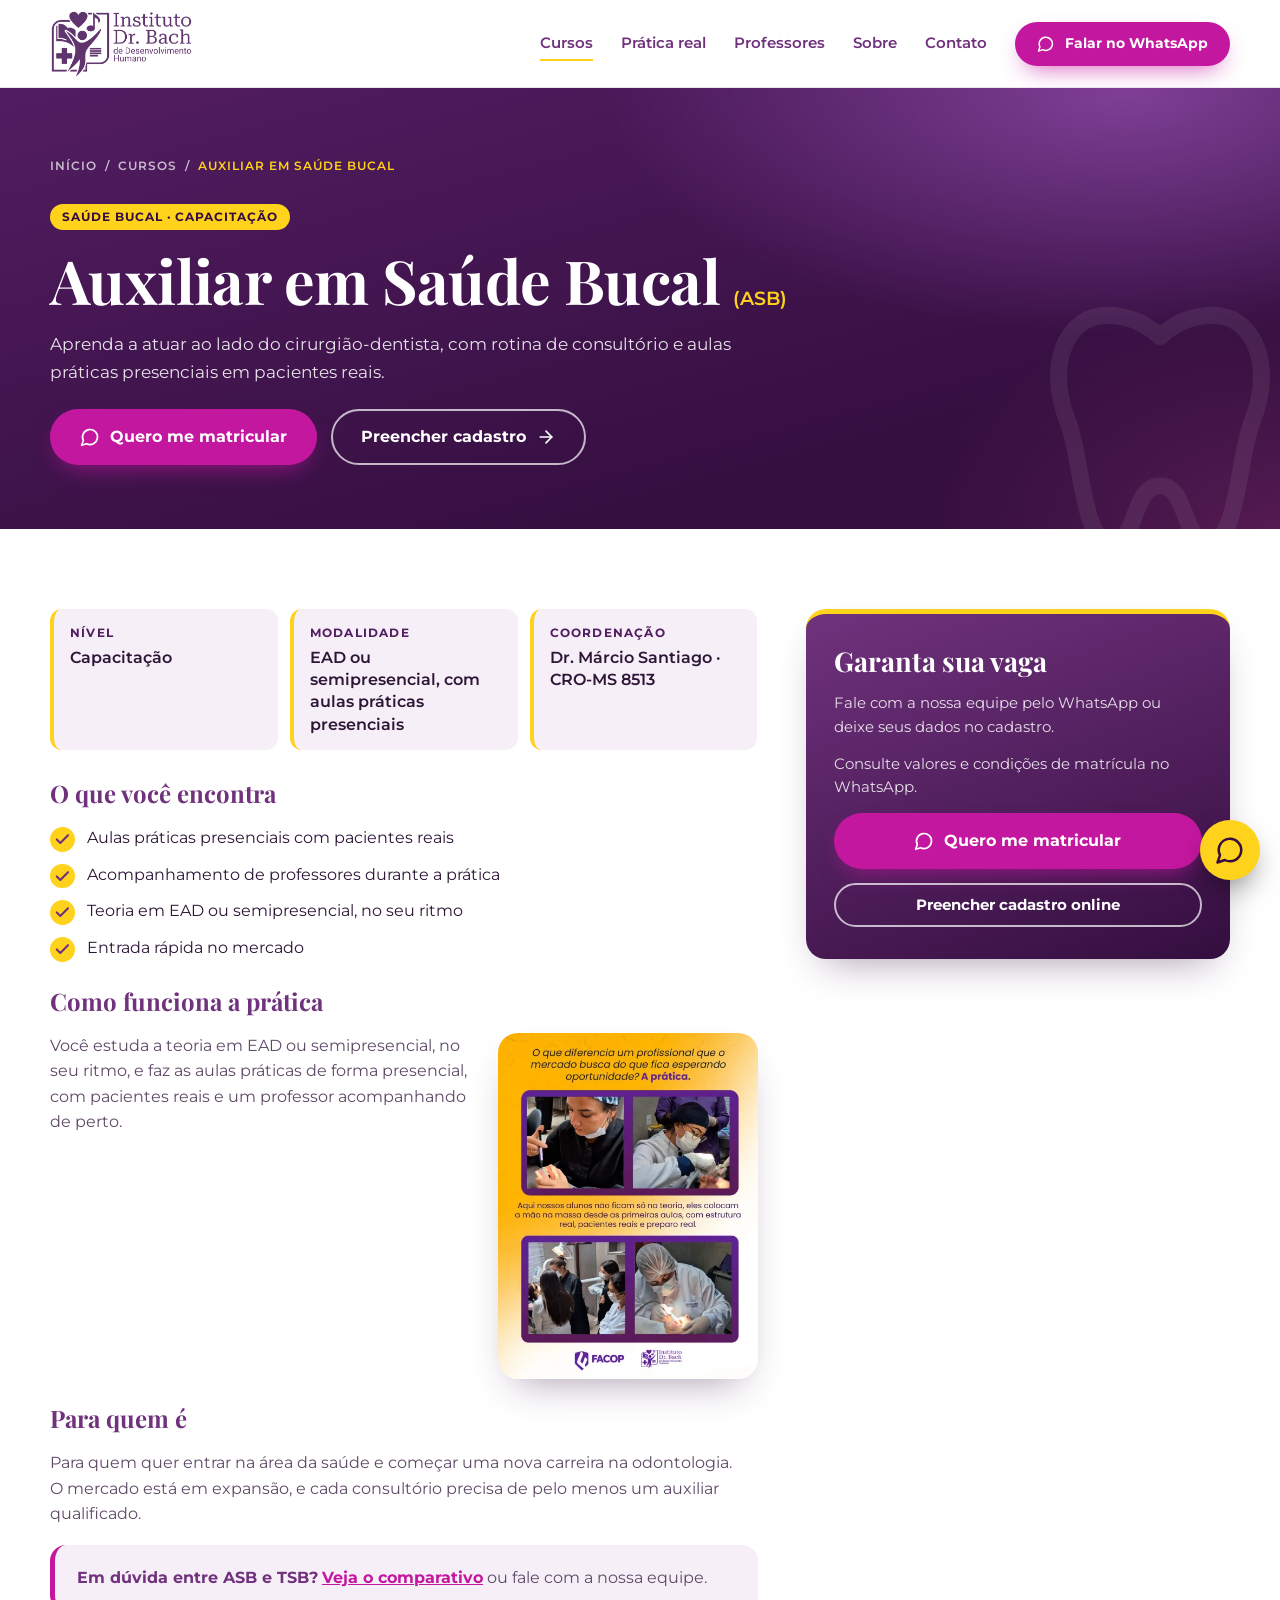
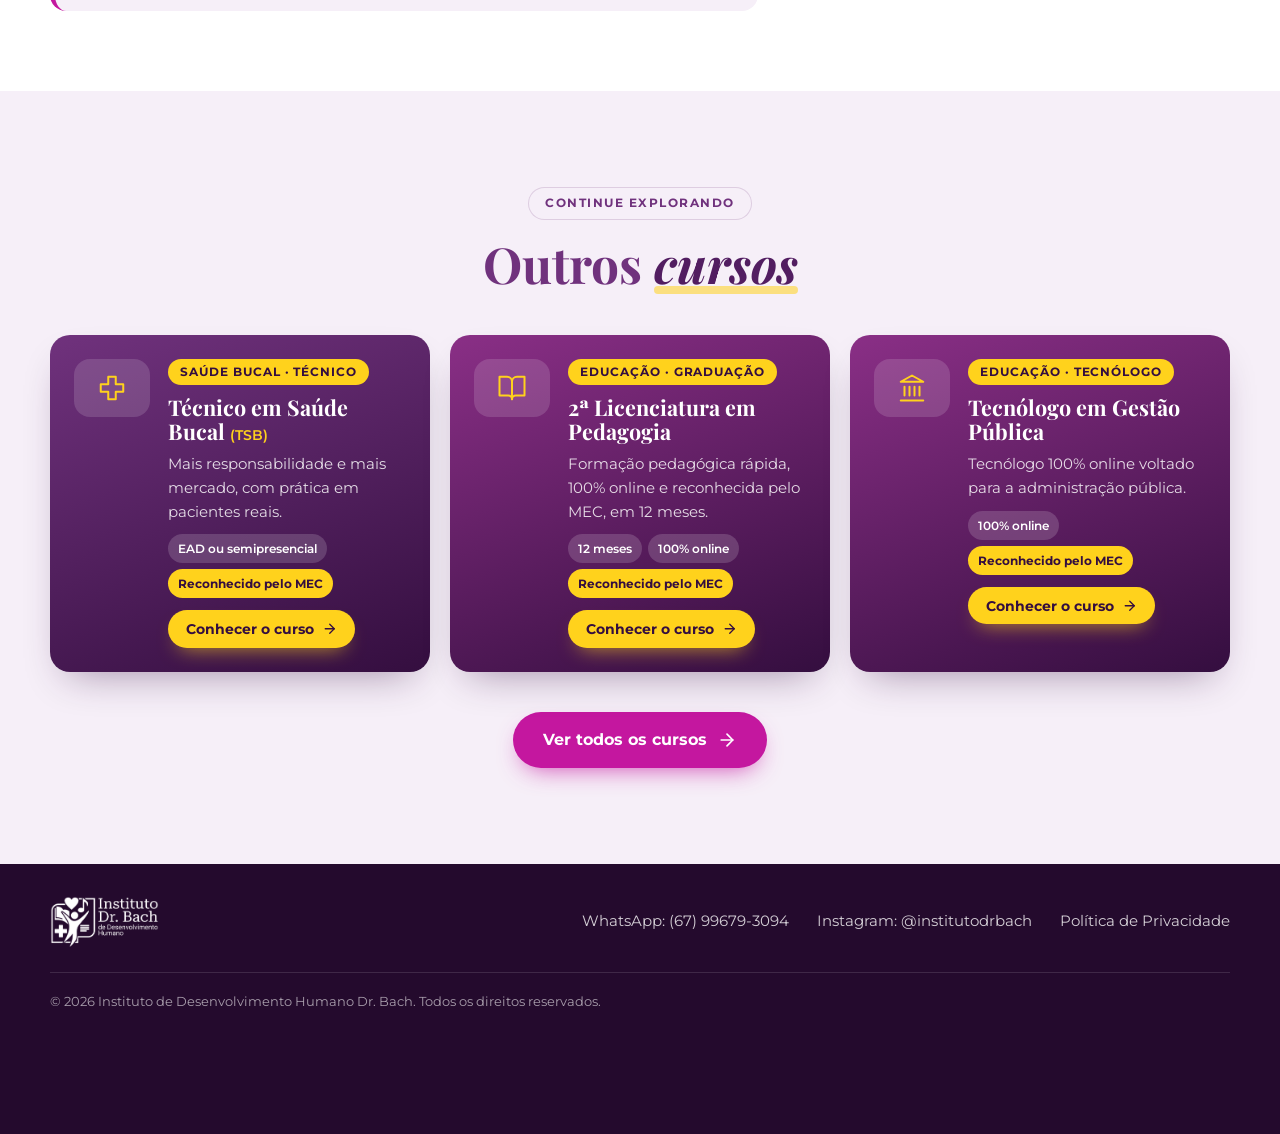
<file: curso-asb.html>
<!DOCTYPE html>
<html lang="pt-BR">
<head>
  <meta charset="utf-8">
  <meta name="viewport" content="width=device-width, initial-scale=1">
  <title>Auxiliar em Saúde Bucal (ASB) | Instituto Dr. Bach</title>
  <meta name="description" content="Aprenda a atuar ao lado do cirurgião-dentista, com rotina de consultório e aulas práticas presenciais em pacientes reais.">
  <meta name="theme-color" content="#340E3F">
  <meta property="og:type" content="website">
  <meta property="og:locale" content="pt_BR">
  <meta property="og:site_name" content="Instituto de Desenvolvimento Humano Dr. Bach">
  <meta property="og:title" content="Auxiliar em Saúde Bucal (ASB) | Instituto Dr. Bach">
  <meta property="og:description" content="Aprenda a atuar ao lado do cirurgião-dentista, com rotina de consultório e aulas práticas presenciais em pacientes reais.">
  <meta property="og:image" content="assets/og.jpg">
  <meta name="twitter:card" content="summary_large_image">
  <meta name="twitter:title" content="Auxiliar em Saúde Bucal (ASB) | Instituto Dr. Bach">
  <meta name="twitter:description" content="Aprenda a atuar ao lado do cirurgião-dentista, com rotina de consultório e aulas práticas presenciais em pacientes reais.">
  <meta name="twitter:image" content="assets/og.jpg">
  <link rel="icon" href="data:image/svg+xml,%3Csvg xmlns='http://www.w3.org/2000/svg' viewBox='0 0 24 24' fill='%2370327D'%3E%3Cpath d='M19 14c1.49-1.46 3-3.21 3-5.5A5.5 5.5 0 0 0 16.5 3c-1.76 0-3 .5-4.5 2-1.5-1.5-2.74-2-4.5-2A5.5 5.5 0 0 0 2 8.5c0 2.3 1.5 4.05 3 5.5l7 7Z'/%3E%3C/svg%3E">
  <link rel="preconnect" href="https://fonts.googleapis.com">
  <link rel="preconnect" href="https://fonts.gstatic.com" crossorigin>
  <link href="https://fonts.googleapis.com/css2?family=Montserrat:wght@400;500;600;700;800&family=Playfair+Display:ital,wght@0,600;0,700;0,800;1,600;1,700&family=Work+Sans:wght@400;500;600;700&family=Fraunces:ital,wght@0,700;1,700&display=swap" rel="stylesheet">
<script type="application/ld+json">{"@context":"https://schema.org","@type":"Course","name":"Auxiliar em Saúde Bucal (ASB)","description":"Aprenda a atuar ao lado do cirurgião-dentista, com rotina de consultório e aulas práticas presenciais em pacientes reais.","provider":{"@type":"EducationalOrganization","name":"Instituto de Desenvolvimento Humano Dr. Bach"}}</script>
<style>
/* ==========================================================
   Instituto Dr. Bach — identidade visual
   Roxo + roxo escuro + amarelo/dourado + branco
   Títulos: Playfair Display · Textos: Montserrat
   ========================================================== */

:root {
  --roxo: #70327D;
  --roxo-escuro: #340E3F;
  --roxo-medio: #521D61;
  --violeta: #8E4AA8;   /* luz do degradê: violeta mais claro */
  --magenta: #C2478F;   /* rosa/magenta: cor de campanha, uso pontual */
  --ouro: #FFD21C;
  --branco: #FFFFFF;
  --lilas: #F6EFF8;
  --texto: #2D1636;
  --texto-suave: #5E4A66;

  --serif: 'Playfair Display', Georgia, 'Times New Roman', serif;
  --sans: 'Montserrat', Arial, Helvetica, sans-serif;

  --raio: 20px;
  --sombra: 0 18px 40px -18px rgba(52, 14, 63, .45);
  --topo-h: 88px;
}

*, *::before, *::after { box-sizing: border-box; }

html { scroll-behavior: smooth; scroll-padding-top: calc(var(--topo-h) + 8px); }

body {
  margin: 0;
  font-family: var(--sans);
  font-size: 16px;
  line-height: 1.6;
  color: var(--texto);
  background: var(--branco);
  -webkit-font-smoothing: antialiased;
}

img { max-width: 100%; height: auto; display: block; }
a { color: inherit; }
h1, h2, h3, h4 { margin: 0; font-family: var(--serif); line-height: 1.12; }
p { margin: 0; }
ul, ol { list-style: none; margin: 0; padding: 0; }

.container { width: min(1180px, 100% - 40px); margin-inline: auto; }

.i {
  width: 1.25em; height: 1.25em; flex: none;
  fill: none; stroke: currentColor; stroke-width: 2;
  stroke-linecap: round; stroke-linejoin: round;
}

:focus-visible { outline: 3px solid var(--ouro); outline-offset: 3px; border-radius: 6px; }

.skip {
  position: absolute; left: 12px; top: -60px; z-index: 100;
  background: var(--ouro); color: var(--roxo-escuro); padding: 10px 16px;
  border-radius: 10px; font-weight: 700; text-decoration: none;
}
.skip:focus { top: 12px; }

/* ---------- botões e etiquetas ---------- */
.btn {
  display: inline-flex; align-items: center; justify-content: center; gap: 10px;
  padding: 12px 22px; border-radius: 999px; border: 2px solid transparent;
  font: 700 .95rem/1 var(--sans); text-decoration: none; cursor: pointer;
  transition: transform .2s ease, box-shadow .2s ease, background .2s ease, color .2s ease;
}
.btn--lg { padding: 16px 28px; font-size: 1rem; }
.btn--ouro { background: var(--ouro); color: var(--roxo-escuro); box-shadow: 0 10px 24px -10px rgba(255, 210, 28, .7); }
.btn--ouro:hover { transform: translateY(-2px); background: #ffdb45; }
.btn--borda { border-color: rgba(255, 255, 255, .7); color: var(--branco); }
.btn--borda:hover { background: var(--branco); color: var(--roxo-escuro); transform: translateY(-2px); }
.btn--roxo { background: var(--roxo); color: var(--branco); box-shadow: 0 10px 24px -12px rgba(52, 14, 63, .7); }
.btn--roxo:hover { transform: translateY(-2px); background: var(--roxo-medio); }

.pill {
  display: inline-block; padding: 7px 20px; border-radius: 999px;
  font: 600 1.05rem/1.2 var(--serif);
}
/* "olhos" de destaque: sans em caixa alta, como nos rótulos dos flyers */
.pill--ouro { background: var(--ouro); color: var(--roxo-escuro); font: 700 .8rem/1.2 var(--sans); letter-spacing: .14em; text-transform: uppercase; padding: 9px 20px; }
.pill--roxo { background: var(--lilas); color: var(--roxo); font: 700 .78rem/1.2 var(--sans); letter-spacing: .12em; text-transform: uppercase; padding: 8px 16px; border: 1px solid rgba(112, 50, 125, .18); }

/* ---------- cabeçalho ---------- */
.topo {
  position: sticky; top: 0; z-index: 50; height: var(--topo-h);
  background: rgba(255, 255, 255, .96); backdrop-filter: blur(8px);
  border-bottom: 1px solid rgba(112, 50, 125, .12);
}
.topo__in { height: 100%; display: flex; align-items: center; justify-content: space-between; gap: 24px; }
.topo__logo img { height: 68px; width: auto; }

.nav { display: flex; align-items: center; gap: 28px; }
.nav > a:not(.btn) {
  font-weight: 600; font-size: .92rem; text-decoration: none; color: var(--roxo);
  position: relative; padding: 6px 0;
}
.nav > a:not(.btn)::after {
  content: ''; position: absolute; left: 0; bottom: 0; height: 2px; width: 0;
  background: var(--ouro); transition: width .25s ease;
}
.nav > a:not(.btn):hover::after, .nav > a[aria-current="page"]::after { width: 100%; }
.nav__cta { padding: 11px 20px; font-size: .88rem; }

.menu-btn {
  display: none; width: 46px; height: 46px; border-radius: 12px; border: 0;
  background: var(--roxo); color: var(--branco); cursor: pointer; align-items: center; justify-content: center;
}
.menu-btn .i { width: 24px; height: 24px; }
.menu-btn .i--close { display: none; }
.menu-btn[aria-expanded="true"] .i--open { display: none; }
.menu-btn[aria-expanded="true"] .i--close { display: block; }

/* ---------- hero ---------- */
.hero {
  position: relative; overflow: hidden; color: var(--branco);
  background:
    radial-gradient(900px 500px at 85% 10%, rgba(142, 74, 168, .8), transparent 65%),
    radial-gradient(600px 380px at 100% 95%, rgba(194, 71, 143, .2), transparent 70%),
    linear-gradient(165deg, var(--roxo-medio) 0%, var(--roxo-escuro) 70%, #260a30 100%);
  padding: 64px 0 0;
}
.hero__deco .deco { position: absolute; fill: none; stroke: rgba(255, 255, 255, .07); stroke-width: 1.2; stroke-linecap: round; stroke-linejoin: round; }
.deco--heart { width: 340px; height: 340px; left: -90px; top: 40px; }
.deco--note { width: 220px; height: 220px; right: 36%; top: -40px; transform: rotate(12deg); }
.deco--cross { width: 260px; height: 260px; right: -60px; bottom: 90px; }

.hero__grid { position: relative; display: grid; grid-template-columns: 1.15fr .85fr; align-items: end; gap: 24px; }
.hero__texto { padding-bottom: 48px; align-self: center; }
.hero__titulo {
  font-size: clamp(2.6rem, 6vw, 4.6rem); font-weight: 700; margin: 22px 0 20px; letter-spacing: -.01em;
}
.hero__lead { max-width: 52ch; font-size: 1.08rem; color: rgba(255, 255, 255, .88); }
.hero__pontos { margin: 24px 0 30px; display: grid; gap: 10px; }
.hero__pontos li { display: flex; align-items: center; gap: 10px; font-weight: 500; }
.hero__pontos .i { color: var(--ouro); stroke-width: 3; }
.hero__acoes { display: flex; flex-wrap: wrap; gap: 14px; }

.hero__foto { position: relative; justify-self: end; width: min(100%, 420px); align-self: end; }
/* a foto se dissolve no fundo roxo: fade no topo, na base e nas laterais */
.hero__foto img {
  width: 100%;
  -webkit-mask-image: linear-gradient(180deg, transparent 0%, #000 26%, #000 70%, transparent 100%), linear-gradient(90deg, transparent 0%, #000 22%, #000 90%, transparent 100%);
  -webkit-mask-composite: source-in;
  mask-image: linear-gradient(180deg, transparent 0%, #000 26%, #000 70%, transparent 100%), linear-gradient(90deg, transparent 0%, #000 22%, #000 90%, transparent 100%);
  mask-composite: intersect;
}

.parceria { display: flex; align-items: center; gap: 14px; }
.parceria__rotulo { font-size: .78rem; text-transform: uppercase; letter-spacing: .12em; color: rgba(255, 255, 255, .7); }
.parceria--rodape { margin-top: 20px; }
.parceria__marca { font: 800 1.35rem/1 var(--sans); letter-spacing: .04em; padding: 8px 16px; border: 2px solid rgba(255, 255, 255, .85); border-radius: 10px; }

/* ---------- faixa de credenciais ---------- */
.faixa { background: var(--roxo); color: var(--branco); }
.faixa__grid { display: grid; grid-template-columns: repeat(4, 1fr); gap: 0; }
.faixa__item { display: flex; align-items: center; gap: 14px; padding: 22px 18px; border-left: 1px solid rgba(255, 255, 255, .16); }
.faixa__item:first-child { border-left: 0; padding-left: 0; }
.faixa__item .i { width: 32px; height: 32px; color: var(--ouro); }
.faixa__item strong { display: block; font-size: .95rem; line-height: 1.3; }
.faixa__item span { display: block; font-size: .8rem; color: rgba(255, 255, 255, .75); line-height: 1.4; margin-top: 2px; }

/* ---------- seções ---------- */
.secao { padding: 96px 0; }
.secao--lilas { background: var(--lilas); }
.secao__cab { max-width: 720px; margin: 0 auto 44px; text-align: center; display: grid; gap: 16px; justify-items: center; }
.secao__titulo { font-size: clamp(2rem, 4.2vw, 3.1rem); font-weight: 700; color: var(--roxo); }
.secao__titulo em { font-style: italic; color: var(--roxo-medio); position: relative; isolation: isolate; white-space: nowrap; }
.secao__titulo em::after { content: ''; position: absolute; left: 0; right: 0; bottom: 2px; height: 8px; background: var(--ouro); opacity: .55; z-index: -1; border-radius: 4px; }
.secao__lead { color: var(--texto-suave); font-size: 1.05rem; }

/* ---------- filtros ---------- */
.filtros { display: flex; flex-wrap: wrap; justify-content: center; gap: 10px; margin-bottom: 36px; }
.filtro {
  font: 600 .9rem/1 var(--sans); padding: 12px 22px; border-radius: 999px; cursor: pointer;
  border: 2px solid rgba(112, 50, 125, .25); background: transparent; color: var(--roxo);
  transition: all .2s ease;
}
.filtro:hover { border-color: var(--roxo); }
.filtro.is-ativo { background: var(--roxo); border-color: var(--roxo); color: var(--branco); }

/* ---------- cursos ---------- */
/* cards mais largos que altos: ícone num selo arredondado à esquerda, texto e botão à direita.
   o card inteiro é o link (não tem outro link dentro dele). */
.cursos { display: grid; grid-template-columns: repeat(auto-fill, minmax(340px, 1fr)); gap: 20px; }
.curso {
  position: relative; display: flex; align-items: flex-start; gap: 18px;
  padding: 24px; border-radius: var(--raio); color: var(--branco); text-decoration: none;
  background: linear-gradient(160deg, var(--roxo) 0%, var(--roxo-escuro) 100%);
  box-shadow: var(--sombra); transition: transform .25s ease, box-shadow .25s ease;
}
.curso:hover, .curso:focus-visible { transform: translateY(-6px); }
.curso.is-oculto { display: none; }
.curso__marca {
  flex: none; display: grid; place-items: center; width: 76px; height: 58px;
  border-radius: 16px; background: rgba(255, 255, 255, .14);
}
.curso__marca .i {
  width: 30px; height: 30px; fill: none; stroke: var(--ouro); stroke-width: 1.6;
  stroke-linecap: round; stroke-linejoin: round;
}
.curso__corpo { display: flex; flex-direction: column; align-items: flex-start; gap: 10px; min-width: 0; }
.tag {
  align-self: flex-start; background: var(--ouro); color: var(--roxo-escuro);
  font: 700 .7rem/1 var(--sans); letter-spacing: .08em; text-transform: uppercase;
  padding: 7px 12px; border-radius: 999px; position: relative;
}
.tag--claro { background: var(--branco); }
.curso h3 { font-size: 1.35rem; font-weight: 700; }
.curso h3 small { font: 600 .85rem var(--sans); color: var(--ouro); }
.curso p { color: rgba(255, 255, 255, .84); font-size: .92rem; }
.curso__cta {
  display: inline-flex; align-items: center; gap: 8px; margin-top: 2px;
  background: var(--ouro); color: var(--roxo-escuro); font: 700 .88rem/1 var(--sans);
  padding: 11px 18px; border-radius: 999px; box-shadow: 0 10px 20px -10px rgba(255, 210, 28, .7);
  transition: background .2s ease, transform .2s ease;
}
.curso:hover .curso__cta, .curso:focus-visible .curso__cta { background: #ffdb45; transform: translateX(3px); }
.curso__cta .i { width: 1.1em; height: 1.1em; }
/* cor por área (campanha): educação puxa para o magenta, gestão para o roxo médio */
.curso[data-area="educacao"] { background: linear-gradient(160deg, #8A2F86 0%, var(--roxo-escuro) 100%); }
.curso[data-area="gestao"] { background: linear-gradient(160deg, var(--roxo-medio) 0%, #2a0b33 100%); }

/* ---------- cabeçalho de cada página interna ---------- */
.pagina-topo {
  position: relative; overflow: hidden; color: var(--branco); padding: 56px 0 64px;
  background:
    radial-gradient(800px 380px at 88% 0%, rgba(142, 74, 168, .8), transparent 65%),
    radial-gradient(520px 320px at 100% 100%, rgba(194, 71, 143, .22), transparent 70%),
    linear-gradient(165deg, var(--roxo-medio) 0%, var(--roxo-escuro) 80%);
}
.pagina-topo .container { position: relative; display: grid; gap: 16px; justify-items: start; }
.pagina-topo__marca {
  position: absolute; right: -50px; bottom: -70px; width: 340px; height: 340px;
  fill: none; stroke: rgba(255, 255, 255, .07); stroke-width: 1.2; stroke-linecap: round; stroke-linejoin: round;
}
.pagina-topo__titulo { font-size: clamp(2.2rem, 5.2vw, 3.8rem); font-weight: 700; letter-spacing: -.01em; }
.pagina-topo__titulo small { font: 600 1.2rem var(--sans); color: var(--ouro); letter-spacing: 0; }
.pagina-topo__lead { max-width: 62ch; font-size: 1.08rem; color: rgba(255, 255, 255, .88); }
.pagina-topo__acoes { display: flex; flex-wrap: wrap; gap: 14px; margin-top: 8px; }

.migalhas { display: flex; flex-wrap: wrap; gap: 8px; font-size: .78rem; font-weight: 600; letter-spacing: .08em; text-transform: uppercase; color: rgba(255, 255, 255, .7); }
.migalhas a { text-decoration: none; }
.migalhas a:hover { color: var(--ouro); }
.migalhas [aria-current] { color: var(--ouro); }

.secao__mais { text-align: center; margin-top: 40px; }

/* ---------- página de cada curso (informações) ---------- */
.cs { padding: 80px 0; }
.cs__grid { display: grid; grid-template-columns: minmax(0, 1.25fr) minmax(0, .75fr); gap: 48px; align-items: start; }
.cs__info { display: grid; gap: 18px; justify-items: start; }

.cs__voltar { display: inline-flex; align-items: center; gap: 8px; font-size: .88rem; font-weight: 700; color: var(--roxo); text-decoration: none; }
.cs__voltar .i { transition: transform .2s ease; }
.cs__voltar:hover .i { transform: translateX(5px); }

.cs__fatos { width: 100%; margin: 0 0 4px; display: grid; grid-template-columns: repeat(auto-fit, minmax(210px, 1fr)); gap: 12px; }
.cs__fatos div { background: var(--lilas); border-left: 4px solid var(--ouro); border-radius: 12px; padding: 14px 16px; }
.cs__fatos dt { font-size: .72rem; font-weight: 700; letter-spacing: .1em; text-transform: uppercase; color: var(--roxo-medio); }
.cs__fatos dd { margin: 4px 0 0; font-weight: 600; color: var(--texto); line-height: 1.4; }

.cs__sub { font-size: 1.5rem; color: var(--roxo); margin-top: 8px; }
.cs__lista { display: grid; gap: 10px; }
.cs__lista li { display: flex; gap: 12px; align-items: flex-start; }
.cs__lista .i { margin-top: .12em; color: var(--roxo); stroke-width: 3; background: var(--ouro); border-radius: 50%; padding: 4px; width: 1.55em; height: 1.55em; }
.cs__texto { color: var(--texto-suave); max-width: 62ch; }

.cs__insc {
  position: sticky; top: calc(var(--topo-h) + 20px);
  display: grid; gap: 14px; padding: 32px 28px; border-radius: var(--raio); color: var(--branco);
  background: linear-gradient(160deg, var(--roxo) 0%, var(--roxo-escuro) 100%);
  box-shadow: var(--sombra); border-top: 5px solid var(--ouro);
}
.cs__insc h2 { font-size: 1.7rem; }
.cs__insc > p { color: rgba(255, 255, 255, .85); font-size: .95rem; }
.cs__zap { color: var(--ouro); font-weight: 600; font-size: .9rem; text-align: center; text-decoration: underline; text-underline-offset: 4px; }
.cs__zap:hover { color: var(--branco); }

/* ---------- página de cadastro ---------- */
.insc__grid { display: grid; grid-template-columns: minmax(0, 1.1fr) minmax(0, .9fr); gap: 48px; align-items: start; }
.insc__form { position: static; padding: 36px 32px; }
.form__duplo { display: grid; grid-template-columns: 1fr 1fr; gap: 14px; }
.confirmacao {
  display: flex; gap: 14px; align-items: flex-start; margin-top: 8px; padding: 18px 20px; border-radius: 14px;
  background: rgba(255, 210, 28, .14); border: 1px solid rgba(255, 210, 28, .5);
}
.confirmacao[hidden] { display: none; }
.confirmacao .i { color: var(--roxo-escuro); background: var(--ouro); border-radius: 50%; padding: 5px; width: 2em; height: 2em; stroke-width: 3; }
.confirmacao p { font-size: .92rem; color: rgba(255, 255, 255, .9); }
.confirmacao a { color: var(--ouro); font-weight: 700; }
.insc__lado { display: grid; gap: 22px; justify-items: start; }
.passos { display: grid; gap: 18px; width: 100%; }
.passos li { display: flex; gap: 16px; align-items: flex-start; }
.passos__n { flex: none; display: grid; place-items: center; width: 42px; height: 42px; border-radius: 50%; background: var(--roxo); color: var(--ouro); font: 700 1.2rem var(--serif); }
.passos strong { display: block; font-family: var(--serif); font-size: 1.15rem; color: var(--roxo); }
.passos p { color: var(--texto-suave); font-size: .95rem; }
.insc__ajuda { display: grid; gap: 8px; justify-items: start; padding: 22px; border-radius: var(--raio); background: var(--lilas); border-left: 5px solid var(--ouro); width: 100%; }
.insc__ajuda strong { font: 700 1.2rem var(--serif); color: var(--roxo); }
.insc__ajuda p { color: var(--texto-suave); font-size: .95rem; }

/* ---------- sobre e contato ---------- */
.sobre__grid { display: grid; grid-template-columns: minmax(0, .9fr) minmax(0, 1.1fr); gap: 56px; align-items: start; }
.sobre__texto { display: grid; gap: 16px; justify-items: start; }
.sobre__texto .secao__titulo { text-align: left; }
.sobre__corpo { display: grid; gap: 16px; justify-items: start; color: var(--texto-suave); font-size: 1.05rem; }
.ccard {
  display: grid; gap: 8px; justify-items: start; align-content: start; padding: 30px 26px; border-radius: var(--raio);
  background: var(--lilas); border-top: 4px solid var(--ouro); text-decoration: none;
  box-shadow: 0 10px 30px -18px rgba(52, 14, 63, .35); transition: transform .25s ease;
}
a.ccard:hover { transform: translateY(-5px); }
.ccard__ic { display: grid; place-items: center; width: 54px; height: 54px; border-radius: 16px; background: var(--roxo); color: var(--branco); margin-bottom: 6px; }
.ccard h2 { font-size: 1.4rem; color: var(--roxo); }
.ccard strong { font-size: 1.1rem; color: var(--texto); }
.ccard__desc { color: var(--texto-suave); font-size: .92rem; }
.ccard__link { font-weight: 700; font-size: .9rem; color: var(--roxo); text-decoration: underline; text-underline-offset: 3px; }
.ccard__link:hover { color: var(--roxo-medio); }
.secao--lilas .ccard { background: var(--branco); }

/* ---------- localização e contato ---------- */
.local__grid { display: grid; grid-template-columns: minmax(0, .85fr) minmax(0, 1.15fr); gap: 28px; align-items: stretch; }
.local__cards { display: grid; gap: 16px; align-content: start; }
.local__cards .ccard { grid-template-columns: 54px 1fr; column-gap: 18px; row-gap: 2px; align-items: center; padding: 22px 24px; }
.local__cards .ccard__ic { grid-row: 1 / span 4; margin: 0; align-self: start; }
.local__cards .ccard > :not(.ccard__ic) { grid-column: 2; }
.local__mapa { position: relative; min-height: 440px; border-radius: var(--raio); overflow: hidden; background: var(--lilas); box-shadow: var(--sombra); border: 4px solid var(--branco); }
.local__mapa iframe { position: absolute; inset: 0; width: 100%; height: 100%; border: 0; }
@media (max-width: 960px) {
  .local__grid { grid-template-columns: 1fr; }
  .local__mapa { min-height: 340px; }
}

/* ---------- formulário de inscrição ---------- */
.form { display: grid; gap: 14px; margin-top: 6px; }
.campo { display: grid; gap: 6px; }
.campo[hidden] { display: none; }
.campo span { font-size: .8rem; font-weight: 700; letter-spacing: .04em; }
.campo em { font-style: normal; font-weight: 500; opacity: .75; }
.campo input, .campo select, .campo textarea {
  width: 100%; font: 500 1rem var(--sans); color: var(--texto);
  padding: 13px 14px; border-radius: 12px; border: 2px solid transparent; background: var(--branco);
}
.campo textarea { resize: vertical; min-height: 84px; }
.campo input::placeholder, .campo textarea::placeholder { color: #8b7a92; }
.campo input:focus-visible, .campo select:focus-visible, .campo textarea:focus-visible { outline: 3px solid var(--ouro); outline-offset: 1px; border-radius: 12px; }
.campo input:user-invalid { border-color: #ff8a8a; }
.form__enviar { width: 100%; margin-top: 4px; }
.form__nota { font-size: .76rem; color: rgba(255, 255, 255, .7); line-height: 1.5; }

/* ---------- mercado ---------- */
.mercado {
  position: relative; overflow: hidden; color: var(--branco); padding: 80px 0;
  background:
    radial-gradient(700px 320px at 10% 20%, rgba(142, 74, 168, .8), transparent 70%),
    linear-gradient(120deg, var(--roxo-escuro), var(--roxo-medio));
}
.mercado__grid { display: grid; grid-template-columns: .8fr 1.2fr; gap: 48px; align-items: center; }
.mercado__num { display: flex; flex-wrap: wrap; align-items: baseline; column-gap: 4px; }
.mercado__mais, .mercado__valor { font: 800 clamp(3.4rem, 8vw, 6rem)/1 var(--serif); color: var(--ouro); }
.mercado__rotulo { flex-basis: 100%; margin-top: 10px; font-weight: 600; letter-spacing: .04em; text-transform: uppercase; font-size: .85rem; color: rgba(255, 255, 255, .85); }
.mercado__texto { display: grid; gap: 18px; justify-items: start; }
.mercado__texto h2 { font-size: clamp(1.7rem, 3.4vw, 2.5rem); }
.mercado__texto p { color: rgba(255, 255, 255, .88); max-width: 56ch; }
.mercado__texto strong { color: var(--ouro); }

/* ---------- diferenciais ---------- */
.difs { display: grid; grid-template-columns: repeat(auto-fit, minmax(240px, 1fr)); gap: 22px; }
.dif { background: var(--branco); border-radius: var(--raio); padding: 30px 26px; box-shadow: 0 10px 30px -18px rgba(52, 14, 63, .35); border-top: 4px solid var(--ouro); }
.dif__icone { display: grid; place-items: center; width: 56px; height: 56px; border-radius: 16px; background: var(--roxo); color: var(--branco); margin-bottom: 18px; }
.dif__icone .i { width: 26px; height: 26px; }
.dif h3 { font-size: 1.35rem; color: var(--roxo); margin-bottom: 10px; }
.dif p { color: var(--texto-suave); font-size: .95rem; }

/* ---------- equipe ---------- */
.equipe { display: grid; grid-template-columns: repeat(auto-fit, minmax(300px, 1fr)); gap: 24px; max-width: 860px; margin: 0 auto; }
.pessoa { display: flex; align-items: center; gap: 22px; padding: 26px; border-radius: var(--raio); background: var(--lilas); border: 1px solid rgba(112, 50, 125, .14); }
.pessoa__foto {
  flex: none; width: 96px; height: 96px; border-radius: 50%; display: grid; place-items: center;
  background: linear-gradient(160deg, var(--roxo), var(--roxo-escuro)); color: var(--ouro);
  font: 700 1.9rem var(--serif); border: 4px solid var(--branco); box-shadow: 0 8px 20px -8px rgba(52, 14, 63, .6);
}
.pessoa__cargo { font-size: .78rem; font-weight: 700; letter-spacing: .1em; text-transform: uppercase; color: var(--roxo-medio); }
.pessoa h3 { font-size: 1.45rem; color: var(--roxo); margin: 4px 0; }
.pessoa__reg { font-size: .88rem; color: var(--texto-suave); font-weight: 500; }

/* ---------- contato ---------- */
.contato {
  position: relative; overflow: hidden; color: var(--branco); padding: 88px 0;
  background:
    radial-gradient(800px 400px at 90% 0%, rgba(142, 74, 168, .8), transparent 65%),
    linear-gradient(160deg, var(--roxo-medio), var(--roxo-escuro));
}
.contato__in { display: flex; flex-wrap: wrap; align-items: center; justify-content: space-between; gap: 36px; }
.contato__texto { display: grid; gap: 18px; justify-items: start; max-width: 560px; }
.contato__texto h2 { font-size: clamp(2.2rem, 5vw, 3.6rem); }
.contato__texto p { color: rgba(255, 255, 255, .88); }
.contato__acoes { display: grid; gap: 14px; }

/* ---------- rodapé ---------- */
.rodape { background: #240a2d; color: rgba(255, 255, 255, .8); padding: 32px 0; font-size: .92rem; }
.rodape__simples { display: flex; flex-wrap: wrap; align-items: center; justify-content: space-between; gap: 18px 32px; }
.rodape__logo img { height: 52px; width: auto; }
.rodape__links { display: flex; flex-wrap: wrap; gap: 8px 28px; }
.rodape a { text-decoration: none; }
.rodape a:hover { color: var(--ouro); }
.rodape__base { border-top: 1px solid rgba(255, 255, 255, .12); margin-top: 24px; padding: 18px 0 90px; font-size: .82rem; color: rgba(255, 255, 255, .6); }

/* ---------- botão flutuante ---------- */
.zap {
  position: fixed; right: 20px; bottom: 20px; z-index: 60; width: 60px; height: 60px; border-radius: 50%;
  display: grid; place-items: center; background: var(--ouro); color: var(--roxo-escuro);
  box-shadow: 0 14px 30px -8px rgba(0, 0, 0, .5); transition: transform .2s ease;
}
.zap .i { width: 30px; height: 30px; }
.zap:hover { transform: scale(1.08); }

/* ---------- animação de entrada ---------- */
.js .reveal { opacity: 0; transform: translateY(22px); transition: opacity .7s ease, transform .7s ease; }
.js .reveal.is-visivel { opacity: 1; transform: none; }

@media (prefers-reduced-motion: reduce) {
  html { scroll-behavior: auto; }
  .js .reveal { opacity: 1; transform: none; transition: none; }
  * { transition-duration: .01ms !important; }
}

/* ---------- responsivo ---------- */
@media (max-width: 960px) {
  .hero__grid { grid-template-columns: 1fr; }
  .hero__foto { justify-self: center; width: min(100%, 380px); }
  .hero__texto { padding-bottom: 8px; }
  .faixa__grid { grid-template-columns: repeat(2, 1fr); }
  .faixa__item:nth-child(3) { border-left: 0; padding-left: 0; }
  .faixa__item:nth-child(n+3) { border-top: 1px solid rgba(255, 255, 255, .16); }
  .mercado__grid { grid-template-columns: 1fr; gap: 28px; }
  .cs__grid, .insc__grid, .sobre__grid { grid-template-columns: 1fr; gap: 36px; }
  .cs__insc { position: static; }
}

@media (max-width: 820px) {
  .menu-btn { display: inline-flex; }
  .nav {
    position: absolute; left: 0; right: 0; top: var(--topo-h); flex-direction: column; align-items: stretch; gap: 0;
    background: var(--branco); padding: 8px 20px 20px; border-bottom: 1px solid rgba(112, 50, 125, .12);
    box-shadow: 0 20px 30px -20px rgba(52, 14, 63, .4);
    display: none;
  }
  .nav.is-aberto { display: flex; }
  .nav > a:not(.btn) { padding: 14px 4px; border-bottom: 1px solid rgba(112, 50, 125, .1); }
  .nav > a:not(.btn)::after { display: none; }
  .nav__cta { margin-top: 16px; }
}

@media (max-width: 560px) {
  .secao { padding: 68px 0; }
  .cs { padding: 64px 0; }
  .cs__insc, .insc__form { padding: 26px 20px; }
  .form__duplo { grid-template-columns: 1fr; }
  .pagina-topo { padding: 40px 0 48px; }
  .pagina-topo__acoes .btn { width: 100%; }
  .hero { padding-top: 40px; }
  :root { --topo-h: 76px; }
  .topo__logo img { height: 56px; }
  .faixa__grid { grid-template-columns: 1fr; }
  .faixa__item, .faixa__item:nth-child(3) { border-left: 0; padding: 16px 0; }
  .faixa__item:nth-child(n+2) { border-top: 1px solid rgba(255, 255, 255, .16); }
  .hero__acoes .btn, .contato__acoes .btn { width: 100%; }
  .pessoa { flex-direction: column; text-align: center; }
  .contato__acoes { width: 100%; }
}

/* ==========================================================
   v2 — identidade (magenta nos botões), novas seções e páginas
   ========================================================== */
:root {
  --magenta: #C4179F;          /* botão principal: branco sobre ele passa de 5:1 */
  --magenta-escuro: #A30F82;
}

/* ---------- botões ---------- */
.btn--magenta { background: var(--magenta); color: var(--branco); box-shadow: 0 10px 24px -10px rgba(196, 23, 159, .8); }
.btn--magenta:hover { transform: translateY(-2px); background: var(--magenta-escuro); }
.btn--contorno { border-color: var(--roxo); color: var(--roxo); }
.btn--contorno:hover { background: var(--roxo); color: var(--branco); transform: translateY(-2px); }
.btn--bloco { width: 100%; }

/* ---------- hero ---------- */
.hero__titulo {
  font-family: var(--sans); text-transform: uppercase; font-weight: 800; line-height: 1.04;
  letter-spacing: -.015em; font-size: clamp(2rem, 5.2vw, 3.9rem); margin: 20px 0 18px;
}
.hero__titulo .leve, .pratica__titulo .leve { font-weight: 500; }
.destaque { font-family: var(--serif); font-style: italic; font-weight: 700; text-transform: none; letter-spacing: 0; color: var(--ouro); }
.selos { display: flex; flex-wrap: wrap; gap: 10px; margin: 22px 0 28px; }
.selo {
  display: inline-flex; align-items: center; gap: 8px; padding: 8px 14px; border-radius: 999px;
  background: rgba(255, 255, 255, .12); border: 1px solid rgba(255, 255, 255, .28); font-weight: 600; font-size: .85rem;
}
.selo .i { color: var(--ouro); width: 1.1em; height: 1.1em; stroke-width: 2.4; }

.turma { background: linear-gradient(90deg, var(--magenta), #8A1A9A); color: var(--branco); }
.turma__in { display: flex; flex-wrap: wrap; align-items: center; justify-content: center; gap: 6px 22px; padding: 14px 0; font-weight: 700; text-align: center; }
.turma__in a { color: var(--branco); font-weight: 800; text-decoration: underline; text-underline-offset: 4px; }
.turma__in a:hover { color: var(--ouro); }

/* ---------- diferenciais compactos ---------- */
.secao--compacta { padding: 72px 0; }

/* ---------- cursos: chips, mais opções ---------- */
.curso__meta { display: flex; flex-wrap: wrap; gap: 6px; position: relative; }
.curso__meta li { font-size: .72rem; font-weight: 600; padding: 5px 10px; border-radius: 999px; background: rgba(255, 255, 255, .16); }
.curso__meta .mec { background: var(--ouro); color: var(--roxo-escuro); font-weight: 700; }
.curso__bloco { margin-top: 64px; }
/* lista + foto ao lado, com um botão de WhatsApp só no final (em vez de um card por item) */
.oferecemos { display: grid; grid-template-columns: minmax(0, 1.15fr) minmax(0, .85fr); gap: 36px; align-items: center; margin-top: 30px; }
.oferecemos__lista { display: grid; gap: 24px; }
.oferecemos__lista li { display: flex; gap: 16px; align-items: flex-start; }
.oferecemos__ic { flex: none; display: grid; place-items: center; width: 48px; height: 48px; border-radius: 14px; background: var(--roxo); color: var(--branco); }
.oferecemos__ic .i { width: 22px; height: 22px; }
.oferecemos__lista strong { display: block; font-family: var(--serif); font-size: 1.2rem; color: var(--roxo); margin-bottom: 3px; }
.oferecemos__lista p { color: var(--texto-suave); font-size: .95rem; }
.oferecemos__foto .img-r { aspect-ratio: 1 / 1; }
.oferecemos__cta { text-align: center; margin-top: 36px; }

/* ---------- fotos e placeholders (troque o arquivo em assets/images/ e ele aparece) ---------- */
.foto {
  position: relative; margin: 0; display: grid; place-items: center; overflow: hidden; aspect-ratio: 4 / 3;
  border-radius: 22px; background: var(--lilas); border: 2px dashed rgba(112, 50, 125, .3);
}
.foto img { position: absolute; inset: 0; z-index: 1; width: 100%; height: 100%; object-fit: cover; }
.foto__ph { display: grid; gap: 8px; justify-items: center; text-align: center; padding: 16px; color: var(--roxo); font-size: .78rem; font-weight: 600; }
.foto__ph .i { width: 32px; height: 32px; opacity: .8; }
.foto--escura { background: rgba(255, 255, 255, .08); border-color: rgba(255, 255, 255, .35); }
.foto--escura .foto__ph { color: var(--branco); }
.foto--larga { aspect-ratio: 16 / 9; }
.foto--quadrada { aspect-ratio: 1 / 1; border-radius: 14px; }
.foto--retrato { aspect-ratio: 1 / 1; border-radius: 50%; }

/* ---------- prática real ---------- */
.pratica {
  position: relative; overflow: hidden; color: var(--branco); padding: 96px 0;
  background:
    radial-gradient(800px 420px at 90% 0%, rgba(142, 74, 168, .8), transparent 65%),
    radial-gradient(520px 320px at 0% 100%, rgba(194, 71, 143, .2), transparent 70%),
    linear-gradient(160deg, var(--roxo-medio), var(--roxo-escuro));
}
.pratica__grid { display: grid; grid-template-columns: minmax(0, 1fr) minmax(0, 1fr); gap: 48px; align-items: center; }
.pratica__texto { display: grid; gap: 18px; justify-items: start; }
.pratica__titulo { font-family: var(--sans); text-transform: uppercase; font-weight: 800; font-size: clamp(1.9rem, 4.4vw, 3.2rem); line-height: 1.06; letter-spacing: -.01em; }
.pratica__frase { font: italic 600 1.3rem/1.4 var(--serif); color: var(--ouro); border-left: 4px solid var(--magenta); padding-left: 16px; }
.pratica__texto p { color: rgba(255, 255, 255, .9); max-width: 52ch; }
.galeria { display: grid; grid-template-columns: 1fr 1fr; gap: 14px; }
.galeria .foto:first-child { grid-column: 1 / -1; aspect-ratio: 16 / 9; }
.video { position: relative; margin-top: 14px; border-radius: 22px; overflow: hidden; aspect-ratio: 16 / 9; background: #000; }
.video iframe, .video button { position: absolute; inset: 0; width: 100%; height: 100%; border: 0; }
.video button { cursor: pointer; display: grid; place-items: center; background: linear-gradient(160deg, var(--roxo), var(--roxo-escuro)); color: var(--branco); }
.video button .i { width: 64px; height: 64px; fill: currentColor; }

/* ---------- mercado ---------- */
.mercado__in { display: grid; grid-template-columns: minmax(0, 1fr); gap: 30px; justify-items: center; text-align: center; }
.mercado__in > * { min-width: 0; max-width: 100%; }
.mercado__in h2 { font-size: clamp(1.8rem, 3.8vw, 2.7rem); max-width: 22ch; }
.stats { display: grid; grid-template-columns: repeat(auto-fit, minmax(250px, 1fr)); gap: 22px; width: 100%; max-width: 880px; }
.stat { padding: 30px 24px; border-radius: var(--raio); color: var(--branco); background: linear-gradient(160deg, var(--roxo) 0%, var(--roxo-escuro) 100%); box-shadow: var(--sombra); }
.stat__num { display: block; font: 800 clamp(2.8rem, 7vw, 4.4rem)/1 var(--serif); color: var(--ouro); }
.stat__rotulo { display: block; margin-top: 10px; font-weight: 600; color: rgba(255, 255, 255, .92); }
.mercado__fecho { font: 600 1.35rem/1.35 var(--serif); max-width: 40ch; color: var(--roxo-medio); }
.fonte { font-size: .78rem; color: var(--texto-suave); }

/* ---------- linha do tempo ---------- */
.linha { display: grid; grid-template-columns: repeat(4, 1fr); gap: 28px; }
.linha li { position: relative; padding-top: 70px; }
.linha li::before {
  content: ''; position: absolute; top: 26px; left: 62px; right: -18px; height: 2px;
  background: repeating-linear-gradient(90deg, rgba(112, 50, 125, .4) 0 8px, transparent 8px 14px);
}
.linha li:last-child::before { display: none; }
.linha__n { position: absolute; top: 0; left: 0; display: grid; place-items: center; width: 54px; height: 54px; border-radius: 50%; background: var(--magenta); color: var(--branco); font: 700 1.5rem var(--serif); box-shadow: 0 10px 22px -10px rgba(196, 23, 159, .8); }
.linha h3 { font-size: 1.3rem; color: var(--roxo); margin-bottom: 8px; }
.linha p { color: var(--texto-suave); font-size: .95rem; }

/* ---------- docentes ---------- */
.docentes { display: grid; grid-template-columns: repeat(auto-fit, minmax(250px, 1fr)); gap: 22px; }
.docente { display: grid; gap: 6px; align-content: start; justify-items: center; text-align: center; padding: 30px 24px; border-radius: var(--raio); background: var(--branco); box-shadow: 0 10px 30px -18px rgba(52, 14, 63, .4); border-top: 4px solid var(--magenta); }
.docente__foto {
  position: relative; display: grid; place-items: center; overflow: hidden; width: 124px; height: 124px; margin-bottom: 8px; border-radius: 50%;
  background: linear-gradient(160deg, var(--roxo), var(--roxo-escuro)); color: var(--ouro); font: 700 2.2rem var(--serif); border: 4px solid var(--lilas);
}
.docente__foto img { position: absolute; inset: 0; z-index: 1; width: 100%; height: 100%; object-fit: cover; }
.docente__cargo { font-size: .74rem; font-weight: 700; letter-spacing: .1em; text-transform: uppercase; color: var(--roxo-medio); }
.docente h3 { font-size: 1.4rem; color: var(--roxo); }
.docente__reg { font-size: .88rem; color: var(--texto-suave); font-weight: 500; }
.docente__area { font-size: .92rem; color: var(--texto-suave); }
.docente__link { margin-top: 6px; display: inline-flex; align-items: center; gap: 6px; font-weight: 700; font-size: .88rem; color: var(--magenta); text-decoration: none; }
.docente__link:hover { text-decoration: underline; }

/* ---------- formaturas e instagram ---------- */
.fila { display: grid; grid-template-columns: repeat(auto-fit, minmax(240px, 1fr)); gap: 16px; }
.insta { display: grid; grid-template-columns: minmax(0, .9fr) minmax(0, 1.1fr); gap: 48px; align-items: center; }
.insta__texto { display: grid; gap: 16px; justify-items: start; }
.insta__texto p { color: var(--texto-suave); }
.insta__grid { display: grid; grid-template-columns: repeat(3, 1fr); gap: 10px; }
.insta__grid a { text-decoration: none; }

/* ---------- FAQ ---------- */
.faq { max-width: 820px; margin: 0 auto; display: grid; gap: 12px; }
.faq details { background: var(--branco); border: 1px solid rgba(112, 50, 125, .18); border-radius: 16px; padding: 0 22px; transition: box-shadow .2s ease; }
.faq details[open] { border-color: var(--roxo); box-shadow: var(--sombra); }
.faq summary { cursor: pointer; list-style: none; padding: 18px 0; display: flex; align-items: center; justify-content: space-between; gap: 14px; font: 700 1.02rem/1.4 var(--sans); color: var(--roxo); }
.faq summary::-webkit-details-marker { display: none; }
.faq summary .i { transition: transform .2s ease; }
.faq details[open] summary .i { transform: rotate(180deg); }
.faq__resp { padding: 0 0 20px; color: var(--texto-suave); }

/* ---------- página de curso: preço, prática ---------- */
.preco { display: grid; gap: 4px; padding: 16px 18px; border-radius: 14px; background: rgba(255, 255, 255, .1); border: 1px solid rgba(255, 255, 255, .25); }
.preco__rotulo { font-size: .72rem; font-weight: 700; letter-spacing: .12em; text-transform: uppercase; color: var(--ouro); }
.preco__valor { font: 800 1.9rem/1.1 var(--serif); color: var(--branco); }
.preco__obs { font-size: .85rem; color: rgba(255, 255, 255, .85); }
.aviso { font-size: .74rem; line-height: 1.5; color: rgba(255, 255, 255, .72); }
.cs__caixa { width: 100%; padding: 20px 22px; border-radius: 16px; background: var(--lilas); border-left: 5px solid var(--magenta); color: var(--texto-suave); }
.cs__caixa strong { color: var(--roxo); }
.cs__caixa a { color: var(--magenta); font-weight: 700; }

/* ---------- comparativo ASB x TSB ---------- */
.comp-wrap { max-width: 900px; margin: 0 auto; }
.comp { width: 100%; border-collapse: separate; border-spacing: 0; overflow: hidden; border-radius: var(--raio); background: var(--branco); box-shadow: var(--sombra); }
.comp th, .comp td { padding: 16px 18px; text-align: left; vertical-align: top; border-bottom: 1px solid rgba(112, 50, 125, .12); overflow-wrap: anywhere; }
.comp thead th { background: var(--roxo); color: var(--branco); font: 700 1.15rem var(--serif); border-bottom: 0; }
.comp tbody th { width: 24%; color: var(--roxo-medio); font: 700 .78rem var(--sans); letter-spacing: .08em; text-transform: uppercase; }
.comp tbody tr:last-child th, .comp tbody tr:last-child td { border-bottom: 0; }
.comp__nota { text-align: center; margin-top: 26px; color: var(--texto-suave); }

/* ---------- textos longos (privacidade) ---------- */
.texto-longo { max-width: 78ch; margin-inline: auto; display: grid; gap: 14px; color: var(--texto-suave); }
.texto-longo h2 { font-size: 1.6rem; color: var(--roxo); margin-top: 18px; }
.texto-longo ul { list-style: disc; padding-left: 22px; display: grid; gap: 6px; }
.texto-longo a { color: var(--magenta); font-weight: 600; }

/* ---------- cookies ---------- */
.cookies {
  position: fixed; left: 16px; right: 16px; bottom: 16px; z-index: 80; max-width: 720px; margin-inline: auto;
  display: flex; flex-wrap: wrap; gap: 12px 16px; align-items: center; justify-content: space-between;
  padding: 16px 18px; border-radius: 16px; background: var(--roxo-escuro); color: var(--branco); font-size: .88rem;
  box-shadow: 0 20px 50px -10px rgba(0, 0, 0, .6);
}
.cookies p { flex: 1 1 280px; }
.cookies a { color: var(--ouro); }
.cookies__acoes { display: flex; gap: 10px; }
.cookies .btn { padding: 10px 18px; font-size: .85rem; }

/* ---------- ajustes finais e responsivo ---------- */
.nav__cta.btn--magenta { color: var(--branco); }
@media (max-width: 960px) {
  .pratica__grid, .insta { grid-template-columns: 1fr; gap: 36px; }
  .linha { grid-template-columns: 1fr 1fr; }
  .linha li::before { display: none; }
}
@media (max-width: 560px) {
  .pratica { padding: 68px 0; }
  .linha { grid-template-columns: 1fr; gap: 22px; }
  .comp th, .comp td { padding: 12px 10px; font-size: .9rem; }
  .cookies__acoes, .cookies .btn { width: 100%; }
  .selos { margin: 18px 0 22px; }
}

.sr-only { position: absolute; width: 1px; height: 1px; padding: 0; margin: -1px; overflow: hidden; clip: rect(0, 0, 0, 0); white-space: nowrap; border: 0; }

.tag { white-space: nowrap; }

/* ==========================================================
   v3 — fotos reais (WebP com JPG de reserva)
   ========================================================== */
picture { display: block; }
.img-r { border-radius: 24px; overflow: hidden; background: var(--lilas); box-shadow: var(--sombra); }
.img-r img { display: block; width: 100%; height: auto; }
.img-r--crop img { height: 100%; object-fit: cover; }

/* hero: foto em moldura arredondada, com faixa magenta atrás */
.hero__foto { position: relative; justify-self: end; align-self: center; width: min(100%, 480px); padding: 0 0 28px 28px; }
.hero__foto::before { content: ''; position: absolute; left: 0; bottom: 0; width: 74%; height: 74%; border-radius: 26px; background: var(--magenta); }
.hero__foto .img-r { position: relative; }
.hero__foto .img-r img { -webkit-mask-image: none; mask-image: none; }

/* Sobre: foto de abertura, encaixada no banner roxo */
.sobre__banner { position: relative; z-index: 2; margin-top: -36px; margin-bottom: 8px; }
.sobre__banner .img-r { aspect-ratio: 16 / 7; }

/* prática real: foto vertical + colagem */
.midia-duo { display: grid; grid-template-columns: 1fr 1fr; gap: 16px; align-items: center; }
.midia-duo .img-r { border-radius: 20px; }

/* do zero ao primeiro emprego: foto ao lado dos passos (linha vertical) */
.linha-wrap { display: grid; grid-template-columns: minmax(0, .7fr) minmax(0, 1.3fr); gap: 48px; align-items: center; }
.linha__img { width: 100%; max-width: 400px; justify-self: center; }
.linha-wrap .linha { grid-template-columns: 1fr; gap: 28px; }
.linha-wrap .linha li { padding: 0 0 0 78px; min-height: 54px; }
.linha-wrap .linha li::before {
  display: block; top: 58px; bottom: -26px; left: 26px; right: auto; width: 2px; height: auto;
  background: repeating-linear-gradient(180deg, rgba(112, 50, 125, .4) 0 8px, transparent 8px 14px);
}
.linha-wrap .linha li:last-child::before { display: none; }

/* formaturas: imagem principal maior + segunda */
.forma { display: grid; grid-template-columns: minmax(0, 1.35fr) minmax(0, 1fr); gap: 20px; align-items: start; }

/* professor da equipe (foto pequena para não pixelar) */
.docente__foto--img { width: 100%; max-width: 320px; height: auto; aspect-ratio: 6 / 5; border-radius: 20px; border: 0; margin-bottom: 10px; box-shadow: 0 10px 24px -14px rgba(52, 14, 63, .6); }

/* página de curso: lista/prática com foto ao lado e cartão da matéria */
.cs__duas { display: grid; grid-template-columns: minmax(0, 1fr) minmax(0, 260px); gap: 24px; align-items: start; width: 100%; }
.cs__figura .img-r { border-radius: 20px; }
.materia { display: grid; grid-template-columns: minmax(0, 240px) minmax(0, 1fr); gap: 24px; align-items: center; width: 100%; padding: 20px; border-radius: var(--raio); background: var(--lilas); border-left: 5px solid var(--magenta); }
.materia__foto { aspect-ratio: 4 / 3; border-radius: 18px; overflow: hidden; background: var(--branco); }
.materia__foto picture { height: 100%; }
.materia__foto img { width: 100%; height: 100%; object-fit: cover; }
.materia__rotulo { font-size: .74rem; font-weight: 700; letter-spacing: .12em; text-transform: uppercase; color: var(--magenta); }
.materia h3 { font-size: 1.4rem; color: var(--roxo); margin: 4px 0 6px; }
.materia p { color: var(--texto-suave); }
.materia strong { color: var(--roxo); }

@media (max-width: 960px) {
  .linha-wrap { grid-template-columns: 1fr; gap: 32px; }
  .forma { grid-template-columns: 1fr; }
  .forma .img-r:nth-child(2) { max-width: 440px; justify-self: center; }
  .sobre__banner .img-r { aspect-ratio: 4 / 3; }
}
@media (max-width: 720px) {
  .cs__duas { grid-template-columns: 1fr; }
  .cs__figura { max-width: 280px; }
}
@media (max-width: 640px) {
  .materia { grid-template-columns: 1fr; }
  .materia__foto { max-width: 320px; }
}
.cs__duas--fina { grid-template-columns: minmax(0, 1fr) minmax(0, 210px); }
@media (max-width: 720px) { .cs__duas--fina { grid-template-columns: 1fr; } .cs__duas--fina .cs__figura { max-width: 220px; } }

/* formaturas: mesmo tamanho */
.forma { grid-template-columns: repeat(2, minmax(0, 1fr)); max-width: 980px; margin-inline: auto; align-items: stretch; }
.forma .img-r { aspect-ratio: 4 / 5; }
.forma .img-r img { height: 100%; object-fit: cover; }
@media (max-width: 960px) {
  .forma { grid-template-columns: 1fr; max-width: 440px; }
  .forma .img-r:nth-child(2) { max-width: none; justify-self: stretch; }
}


/* ==========================================================
   v4 — primeira seção (cabeçalho escuro + hero), só na Início
   Cores e proporções tiradas da referência enviada pelo instituto
   ========================================================== */
:root {
  --topo-escuro: #2E1140;
  --hero-1: #3E1755;
  --hero-2: #602788;
  --ouro-hero: #E7B84B;
  --lavanda-texto: #E3D6F0;
  --lavanda-rotulo: #C9B6DD;
  --linha-hero: #6E4A8F;
  --serif-hero: 'Fraunces', 'Playfair Display', Georgia, serif;
  --sans-hero: 'Work Sans', 'Montserrat', Arial, sans-serif;
}

/* cabeçalho escuro */
.topo--escuro { background: var(--topo-escuro); border-bottom: 0; -webkit-backdrop-filter: none; backdrop-filter: none; font-family: var(--sans-hero); }
.topo--escuro .topo__logo img { height: 56px; }
.topo--escuro .nav > a:not(.btn) { color: var(--branco); font: 500 1rem var(--sans-hero); }
.topo--escuro .nav > a:not(.btn)::after { background: var(--ouro-hero); }
.btn--ouro-hero { background: var(--ouro-hero); color: var(--topo-escuro); font-family: var(--sans-hero); box-shadow: none; }
.btn--ouro-hero:hover { transform: translateY(-2px); background: #F0C55E; }
.topo--escuro .nav__cta { font-family: var(--sans-hero); }
.topo--escuro .menu-btn { background: rgba(255, 255, 255, .14); }

/* hero: a foto cobre a seção inteira, com um véu em degradê para o texto ficar legível */
.hero--v4 {
  position: relative; overflow: hidden;
  background: linear-gradient(180deg, var(--hero-1) 0%, var(--hero-2) 100%);
  font-family: var(--sans-hero); padding: 76px 0 0;
}
.hero__bg { position: absolute; inset: 0; z-index: 0; }
.hero__bg .hero__bgimg { position: absolute; inset: 0; }
.hero__bg .hero__bgimg img { width: 100%; height: 100%; object-fit: cover; display: block; }
.hero__bg::after {
  content: ''; position: absolute; inset: 0; pointer-events: none;
  /* três camadas: degradê de baixo (cobre a faixa de créditos inteira, largura toda) + degradê da
     esquerda (onde fica o texto) + um véu fraco e constante por cima de tudo, como piso de contraste */
  background:
    linear-gradient(to top, rgba(46, 17, 64, .85) 0%, rgba(46, 17, 64, .85) 22%, rgba(46, 17, 64, 0) 42%),
    linear-gradient(to right, rgba(62, 23, 85, .96) 0%, rgba(62, 23, 85, .92) 32%, rgba(78, 30, 105, .78) 46%, rgba(96, 39, 136, .42) 62%, rgba(96, 39, 136, .18) 80%, rgba(96, 39, 136, .06) 100%),
    rgba(46, 17, 64, .22);
}
.hero--v4 .hero__grid { position: relative; z-index: 1; display: block; }
.hero--v4 .hero__texto { max-width: 640px; padding-bottom: 44px; }
.hero--v4 .pill--ouro { background: var(--ouro-hero); color: var(--topo-escuro); font-family: var(--sans-hero); }
.hero--v4 .hero__titulo {
  font-family: var(--serif-hero); text-transform: none; font-weight: 700; letter-spacing: -.02em; line-height: 1.04;
  font-size: clamp(2.3rem, 4.5vw, 3.5rem); margin: 22px 0 22px;
  text-shadow: 0 2px 20px rgba(20, 6, 30, .4);
}
.hero--v4 .hero__titulo .leve { font-weight: 700; }
.hero--v4 .destaque { font-family: var(--serif-hero); color: var(--ouro-hero); }
.hero--v4 .hero__lead { color: var(--lavanda-texto); font-size: 1.15rem; line-height: 1.6; max-width: 34em; }
.hero--v4 .hero__acoes { margin: 30px 0 36px; }
.hero--v4 .btn { font-family: var(--sans-hero); }
.hero--v4 .btn--borda { border-color: rgba(255, 255, 255, .6); }

/* selos viram uma linha de destaques com divisórias, como na referência */
.hero--v4 .selos { gap: 0; margin: 0; }
.hero--v4 .selo {
  background: none; border: 0; border-radius: 0; padding: 4px 20px; border-left: 1px solid rgba(255, 255, 255, .35);
  font: 600 .95rem var(--sans-hero); color: var(--branco); gap: 9px; white-space: nowrap;
}
.hero--v4 .selo:first-child { padding-left: 0; border-left: 0; }
.hero--v4 .selo .i { color: var(--ouro-hero); }

@media (max-width: 960px) {
  .hero--v4 { padding-top: 48px; }
  .hero--v4 .hero__texto { padding-bottom: 0; max-width: none; }
}
@media (max-width: 640px) {
  /* no celular o texto ocupa a largura toda, então o véu cobre a foto de forma mais uniforme */
  .hero__bg::after {
    background:
      linear-gradient(to top, rgba(46, 17, 64, .7) 0%, rgba(46, 17, 64, .42) 45%, rgba(46, 17, 64, .2) 70%),
      rgba(46, 17, 64, .62);
  }
}
@media (max-width: 820px) {
  .topo--escuro .nav { background: var(--topo-escuro); border-bottom: 1px solid rgba(255, 255, 255, .12); box-shadow: 0 20px 30px -20px rgba(0, 0, 0, .6); }
  .topo--escuro .nav > a:not(.btn) { border-bottom-color: rgba(255, 255, 255, .12); }
}
@media (max-width: 640px) {
  .hero--v4 .selos { flex-direction: column; align-items: flex-start; gap: 10px; }
  .hero--v4 .selo, .hero--v4 .selo:first-child { padding: 0; border-left: 0; }
}
.ccard strong { overflow-wrap: anywhere; }


/* ==========================================================
   v5 — celular: alvos de toque, fontes mínimas e cartões compactos
   ========================================================== */
/* alvos de toque de pelo menos 44 px */
.btn, .filtro { min-height: 44px; }
.rodape a { display: inline-flex; align-items: center; min-height: 44px; }
.migalhas a, .turma__in a, .cs__zap, .ccard__link, .docente__link, .cs__voltar { display: inline-flex; align-items: center; min-height: 44px; }
.migalhas { align-items: center; gap: 0 8px; }
.turma__in { padding: 6px 0; }

/* rótulos em caixa alta: nunca abaixo de 12 px */
.tag, .preco__rotulo, .cs__fatos dt, .curso__meta li, .docente__cargo, .materia__rotulo, .aviso { font-size: .75rem; }

@media (max-width: 560px) {
  /* diferenciais: ícone ao lado do texto */
  .secao--compacta { padding: 56px 0; }
  .dif { display: grid; grid-template-columns: 52px 1fr; column-gap: 16px; align-items: start; padding: 20px 18px; }
  .dif__icone { grid-row: 1 / span 2; width: 52px; height: 52px; margin: 0; }
  .dif h3 { margin: 2px 0 6px; font-size: 1.2rem; }

  /* cartões de curso mais enxutos, mas ainda com o ícone ao lado do texto */
  .curso { padding: 18px; gap: 14px; }
  .curso__marca { width: 60px; height: 48px; border-radius: 13px; }
  .curso__marca .i { width: 24px; height: 24px; }
  .curso h3 { font-size: 1.2rem; }
  .oferecemos { grid-template-columns: 1fr; gap: 24px; }
  .oferecemos__foto { max-width: 320px; margin-inline: auto; }
  .oferecemos__cta .btn { width: 100%; }

  /* direção e professores em linha (foto pequena à esquerda) */
  .docente:not(.docente--foto) { grid-template-columns: 88px 1fr; grid-template-rows: repeat(5, auto); column-gap: 16px; row-gap: 0; justify-items: start; align-content: center; text-align: left; padding: 20px 18px; }
  .docente:not(.docente--foto) > :not(.docente__foto) { grid-column: 2; }
  .docente:not(.docente--foto) .docente__foto { grid-column: 1; grid-row: 1 / span 5; align-self: center; width: 88px; height: 88px; margin: 0; font-size: 1.6rem; }
  .docente:not(.docente--foto) h3 { font-size: 1.25rem; margin: 2px 0; }

  /* passos e contatos */
  .linha__img { max-width: 300px; }
  .local__cards .ccard { grid-template-columns: 46px 1fr; column-gap: 14px; padding: 18px 16px; }
  .local__cards .ccard__ic { width: 46px; height: 46px; }
  .ccard strong { font-size: .98rem; }
}
</style>
</head>
<body>

<!-- Ícones (sprite) -->
<svg width="0" height="0" style="position:absolute" aria-hidden="true" focusable="false">
  <defs>
    <symbol id="i-heart" viewBox="0 0 24 24"><path d="M19 14c1.49-1.46 3-3.21 3-5.5A5.5 5.5 0 0 0 16.5 3c-1.76 0-3 .5-4.5 2-1.5-1.5-2.74-2-4.5-2A5.5 5.5 0 0 0 2 8.5c0 2.3 1.5 4.05 3 5.5l7 7Z"/></symbol>
    <symbol id="i-book" viewBox="0 0 24 24"><path d="M2 3h6a4 4 0 0 1 4 4v14a3 3 0 0 0-3-3H2z"/><path d="M22 3h-6a4 4 0 0 0-4 4v14a3 3 0 0 1 3-3h7z"/></symbol>
    <symbol id="i-music" viewBox="0 0 24 24"><path d="M9 18V5l12-2v13"/><circle cx="6" cy="18" r="3"/><circle cx="18" cy="16" r="3"/></symbol>
    <symbol id="i-cross" viewBox="0 0 24 24"><path d="M9 3h6v6h6v6h-6v6H9v-6H3V9h6z"/></symbol>
    <symbol id="i-cap" viewBox="0 0 24 24"><path d="M22 10 12 5 2 10l10 5 10-5z"/><path d="M6 12v5c3 3 9 3 12 0v-5"/></symbol>
    <symbol id="i-laptop" viewBox="0 0 24 24"><rect x="3" y="4" width="18" height="12" rx="2"/><path d="M2 20h20"/></symbol>
    <symbol id="i-trend" viewBox="0 0 24 24"><path d="m22 7-8.5 8.5-5-5L2 17"/><path d="M16 7h6v6"/></symbol>
    <symbol id="i-shield" viewBox="0 0 24 24"><path d="M12 22s8-4 8-10V5l-8-3-8 3v7c0 6 8 10 8 10z"/><path d="m9 12 2 2 4-4"/></symbol>
    <symbol id="i-tooth" viewBox="0 0 24 24"><path d="M12 5.5C10.5 4 8 3.5 6.5 4.5 4.5 6 4.5 9 5.5 11.5 6.5 14 6.5 20 8.5 20c2 0 1.5-4 3.5-4s1.5 4 3.5 4c2 0 2-6 3-8.5 1-2.500 1-5.500-1-7-1.500-1-4-.5-5.500 1z"/></symbol>
    <symbol id="i-users" viewBox="0 0 24 24"><path d="M16 21v-2a4 4 0 0 0-4-4H6a4 4 0 0 0-4 4v2"/><circle cx="9" cy="7" r="4"/><path d="M22 21v-2a4 4 0 0 0-3-3.87"/><path d="M16 3.13a4 4 0 0 1 0 7.75"/></symbol>
    <symbol id="i-landmark" viewBox="0 0 24 24"><path d="M3 22h18"/><path d="M6 18v-7"/><path d="M10 18v-7"/><path d="M14 18v-7"/><path d="M18 18v-7"/><path d="m12 2 9 5H3z"/></symbol>
    <symbol id="i-smile" viewBox="0 0 24 24"><circle cx="12" cy="12" r="10"/><path d="M8 14s1.5 2 4 2 4-2 4-2"/><path d="M9 9h.01M15 9h.01"/></symbol>
    <symbol id="i-award" viewBox="0 0 24 24"><circle cx="12" cy="8" r="6"/><path d="m15.5 13.5 1.5 8.500-5-3-5 3 1.500-8.500"/></symbol>
    <symbol id="i-chat" viewBox="0 0 24 24"><path d="M7.9 20A9 9 0 1 0 4 16.1L2 22Z"/></symbol>
    <symbol id="i-insta" viewBox="0 0 24 24"><rect x="2" y="2" width="20" height="20" rx="5"/><circle cx="12" cy="12" r="4"/><path d="M17.500 6.500h.01"/></symbol>
    <symbol id="i-arrow" viewBox="0 0 24 24"><path d="M5 12h14"/><path d="m12 5 7 7-7 7"/></symbol>
    <symbol id="i-check" viewBox="0 0 24 24"><path d="M20 6 9 17l-5-5"/></symbol>
    <symbol id="i-pin" viewBox="0 0 24 24"><path d="M20 10c0 6-8 12-8 12s-8-6-8-12a8 8 0 0 1 16 0Z"/><circle cx="12" cy="10" r="3"/></symbol>
    <symbol id="i-menu" viewBox="0 0 24 24"><path d="M4 6h16M4 12h16M4 18h16"/></symbol>
    <symbol id="i-close" viewBox="0 0 24 24"><path d="M18 6 6 18M6 6l12 12"/></symbol>
    <symbol id="i-camera" viewBox="0 0 24 24"><path d="M3 7a2 2 0 0 1 2-2h2.5l1.5-2h6l1.5 2H19a2 2 0 0 1 2 2v11a2 2 0 0 1-2 2H5a2 2 0 0 1-2-2z"/><circle cx="12" cy="13" r="4"/></symbol>
    <symbol id="i-chev" viewBox="0 0 24 24"><path d="m6 9 6 6 6-6"/></symbol>
    <symbol id="i-play" viewBox="0 0 24 24"><path d="M6 4l14 8-14 8z"/></symbol>
    <symbol id="i-briefcase" viewBox="0 0 24 24"><rect x="2" y="7" width="20" height="14" rx="2"/><path d="M16 7V5a2 2 0 0 0-2-2h-4a2 2 0 0 0-2 2v2"/></symbol>    <symbol id="i-mail" viewBox="0 0 24 24"><rect x="2" y="4" width="20" height="16" rx="2"/><path d="m22 7-10 6L2 7"/></symbol>
    <symbol id="i-whatsapp" viewBox="0 0 24 24"><path d="M7.9 20A9 9 0 1 0 4 16.1L2 22Z"/><path transform="translate(6.6 6.3) scale(0.44)" d="M22 16.92v3a2 2 0 0 1-2.18 2 19.79 19.79 0 0 1-8.63-3.07 19.5 19.5 0 0 1-6-6 19.79 19.79 0 0 1-3.07-8.67A2 2 0 0 1 4.11 2h3a2 2 0 0 1 2 1.72c.127.96.361 1.903.7 2.81a2 2 0 0 1-.45 2.11L8.09 9.91a16 16 0 0 0 6 6l1.27-1.27a2 2 0 0 1 2.11-.45c.907.339 1.85.573 2.81.7A2 2 0 0 1 22 16.92z"/></symbol>
  </defs>
</svg>
<a class="skip" href="#conteudo">Ir para o conteúdo</a>

<header class="topo" id="topo">
  <div class="container topo__in">
    <a class="topo__logo" href="index.html" aria-label="Instituto Dr. Bach — início">
      <img src="assets/logo.png" alt="Instituto Dr. Bach de Desenvolvimento Humano" width="1078" height="512">
    </a>

    <nav class="nav" id="nav" aria-label="Principal">
      <a href="cursos.html" aria-current="page">Cursos</a>
      <a href="index.html#pratica">Prática real</a>
      <a href="index.html#professores">Professores</a>
      <a href="sobre.html">Sobre</a>
      <a href="contato.html">Contato</a>
      <a class="btn btn--magenta nav__cta" href="https://wa.me/5567996793094?text=Ol%C3%A1!%20Vim%20pelo%20site%20do%20Instituto%20Dr.%20Bach%20e%20gostaria%20de%20saber%20mais%20sobre%20os%20cursos." target="_blank" rel="noopener"><svg class="i" aria-hidden="true"><use href="#i-chat"/></svg> Falar no WhatsApp</a>
    </nav>

    <button class="menu-btn" id="menuBtn" aria-label="Abrir menu" aria-expanded="false" aria-controls="nav">
      <svg class="i i--open" aria-hidden="true"><use href="#i-menu"/></svg>
      <svg class="i i--close" aria-hidden="true"><use href="#i-close"/></svg>
    </button>
  </div>
</header>

<main id="conteudo">
<section class="pagina-topo">
  <svg class="pagina-topo__marca" aria-hidden="true"><use href="#i-tooth"/></svg>
  <div class="container">
    <nav class="migalhas" aria-label="Você está aqui"><a href="index.html">Início</a><span aria-hidden="true">/</span><a href="cursos.html">Cursos</a><span aria-hidden="true">/</span><span aria-current="page">Auxiliar em Saúde Bucal</span></nav>
      <span class="tag">Saúde bucal · Capacitação</span>
      <h1 class="pagina-topo__titulo">Auxiliar em Saúde Bucal <small>(ASB)</small></h1>
      <p class="pagina-topo__lead">Aprenda a atuar ao lado do cirurgião-dentista, com rotina de consultório e aulas práticas presenciais em pacientes reais.</p>
      <div class="pagina-topo__acoes"><a class="btn btn--magenta btn--lg" href="https://wa.me/5567996793094?text=Ol%C3%A1!%20Vim%20pelo%20site%20do%20Instituto%20Dr.%20Bach%20e%20tenho%20interesse%20no%20curso%3A%20Auxiliar%20em%20Sa%C3%BAde%20Bucal%20(ASB).%20Pode%20me%20passar%20mais%20informa%C3%A7%C3%B5es%3F" target="_blank" rel="noopener"><svg class="i" aria-hidden="true"><use href="#i-chat"/></svg> Quero me matricular</a><a class="btn btn--borda btn--lg" href="inscricao.html?curso=asb">Preencher cadastro <svg class="i" aria-hidden="true"><use href="#i-arrow"/></svg></a></div>
  </div>
</section>
<section class="secao cs">
  <div class="container cs__grid">
    <div class="cs__info">
      <dl class="cs__fatos">
        <div><dt>Nível</dt><dd>Capacitação</dd></div>
        <div><dt>Modalidade</dt><dd>EAD ou semipresencial, com aulas práticas presenciais</dd></div>
        <div><dt>Coordenação</dt><dd>Dr. Márcio Santiago · CRO-MS 8513</dd></div>
      </dl>

      <h2 class="cs__sub">O que você encontra</h2>
      <ul class="cs__lista">
        <li><svg class="i" aria-hidden="true"><use href="#i-check"/></svg> Aulas práticas presenciais com pacientes reais</li>
        <li><svg class="i" aria-hidden="true"><use href="#i-check"/></svg> Acompanhamento de professores durante a prática</li>
        <li><svg class="i" aria-hidden="true"><use href="#i-check"/></svg> Teoria em EAD ou semipresencial, no seu ritmo</li>
        <li><svg class="i" aria-hidden="true"><use href="#i-check"/></svg> Entrada rápida no mercado</li>
      </ul>
      <h2 class="cs__sub">Como funciona a prática</h2>
      <div class="cs__duas">
        <p class="cs__texto">Você estuda a teoria em EAD ou semipresencial, no seu ritmo, e faz as aulas práticas de forma presencial, com pacientes reais e um professor acompanhando de perto.</p>
        <!-- FACOP: a arte exibe a marca da FACOP. Confirmar com o instituto a permissão de exibir a marca (ver PENDENCIAS.md) -->
        <div class="cs__figura"><picture class="img-r"><source type="image/webp" srcset="assets/images/pratica/aula-pratica-colagem-480.webp 480w, assets/images/pratica/aula-pratica-colagem-800.webp 800w, assets/images/pratica/aula-pratica-colagem-1200.webp 1200w, assets/images/pratica/aula-pratica-colagem-1440.webp 1440w" sizes="(max-width: 720px) 70vw, 260px"><img src="assets/images/pratica/aula-pratica-colagem.jpg" alt="Colagem de alunos em aulas práticas de saúde bucal" width="1440" height="1920" loading="lazy" decoding="async"></picture></div>
      </div>

      <h2 class="cs__sub">Para quem é</h2>
      <p class="cs__texto">Para quem quer entrar na área da saúde e começar uma nova carreira na odontologia. O mercado está em expansão, e cada consultório precisa de pelo menos um auxiliar qualificado.</p>
      <div class="cs__caixa"><strong>Em dúvida entre ASB e TSB?</strong> <a href="cursos.html#comparativo">Veja o comparativo</a> ou fale com a nossa equipe.</div>
    </div>

    <aside class="cs__insc" aria-label="Matrícula">
      <h2>Garanta sua vaga</h2>
      <p>Fale com a nossa equipe pelo WhatsApp ou deixe seus dados no cadastro.</p>
      <p class="aviso">Consulte valores e condições de matrícula no WhatsApp.</p>
      <a class="btn btn--magenta btn--lg btn--bloco" href="https://wa.me/5567996793094?text=Ol%C3%A1!%20Vim%20pelo%20site%20do%20Instituto%20Dr.%20Bach%20e%20tenho%20interesse%20no%20curso%3A%20Auxiliar%20em%20Sa%C3%BAde%20Bucal%20(ASB).%20Pode%20me%20passar%20mais%20informa%C3%A7%C3%B5es%3F" target="_blank" rel="noopener"><svg class="i" aria-hidden="true"><use href="#i-chat"/></svg> Quero me matricular</a>
      <a class="btn btn--borda btn--bloco" href="inscricao.html?curso=asb">Preencher cadastro online</a>
    </aside>
  </div>
</section>

<section class="secao secao--lilas">
  <div class="container">
    <header class="secao__cab">
      <span class="pill pill--roxo">Continue explorando</span>
      <h2 class="secao__titulo">Outros <em>cursos</em></h2>
    </header>
    <div class="cursos">
      <a class="curso" data-area="saude" href="curso-tsb.html" aria-label="Técnico em Saúde Bucal — conhecer o curso">
        <span class="curso__marca" aria-hidden="true"><svg class="i" aria-hidden="true"><use href="#i-cross"/></svg></span>
        <div class="curso__corpo">
          <span class="tag">Saúde bucal · Técnico</span>
          <h3>Técnico em Saúde Bucal <small>(TSB)</small></h3>
          <p>Mais responsabilidade e mais mercado, com prática em pacientes reais.</p>
          <ul class="curso__meta"><li>EAD ou semipresencial</li><li class="mec">Reconhecido pelo MEC</li></ul>
          <span class="curso__cta">Conhecer o curso <svg class="i" aria-hidden="true"><use href="#i-arrow"/></svg></span>
        </div>
      </a>
      <a class="curso" data-area="educacao" href="curso-pedagogia.html" aria-label="2ª Licenciatura em Pedagogia — conhecer o curso">
        <span class="curso__marca" aria-hidden="true"><svg class="i" aria-hidden="true"><use href="#i-book"/></svg></span>
        <div class="curso__corpo">
          <span class="tag">Educação · Graduação</span>
          <h3>2ª Licenciatura em Pedagogia</h3>
          <p>Formação pedagógica rápida, 100% online e reconhecida pelo MEC, em 12 meses.</p>
          <ul class="curso__meta"><li>12 meses</li><li>100% online</li><li class="mec">Reconhecido pelo MEC</li></ul>
          <span class="curso__cta">Conhecer o curso <svg class="i" aria-hidden="true"><use href="#i-arrow"/></svg></span>
        </div>
      </a>
      <a class="curso" data-area="educacao" href="curso-gestao-publica.html" aria-label="Tecnólogo em Gestão Pública — conhecer o curso">
        <span class="curso__marca" aria-hidden="true"><svg class="i" aria-hidden="true"><use href="#i-landmark"/></svg></span>
        <div class="curso__corpo">
          <span class="tag">Educação · Tecnólogo</span>
          <h3>Tecnólogo em Gestão Pública</h3>
          <p>Tecnólogo 100% online voltado para a administração pública.</p>
          <ul class="curso__meta"><li>100% online</li><li class="mec">Reconhecido pelo MEC</li></ul>
          <span class="curso__cta">Conhecer o curso <svg class="i" aria-hidden="true"><use href="#i-arrow"/></svg></span>
        </div>
      </a>
    </div>
    <div class="secao__mais">
      <a class="btn btn--magenta btn--lg" href="cursos.html">Ver todos os cursos <svg class="i" aria-hidden="true"><use href="#i-arrow"/></svg></a>
    </div>
  </div>
</section>
</main>

<footer class="rodape">
  <div class="container rodape__simples">
    <a class="rodape__logo" href="index.html" aria-label="Instituto Dr. Bach — início">
      <img src="assets/logo-branco.png" alt="Instituto Dr. Bach de Desenvolvimento Humano" width="1078" height="512" loading="lazy">
    </a>
    <nav class="rodape__links" aria-label="Rodapé">
      <a href="https://wa.me/5567996793094" target="_blank" rel="noopener">WhatsApp: (67) 99679-3094</a>
      <a href="https://www.instagram.com/institutodrbach/" target="_blank" rel="noopener">Instagram: @institutodrbach</a>
      <a href="politica-de-privacidade.html">Política de Privacidade</a>
    </nav>
  </div>
  <div class="container rodape__base">
    <span>© <span id="ano">2026</span> Instituto de Desenvolvimento Humano Dr. Bach. Todos os direitos reservados.</span>
  </div>
</footer>

<a class="zap" href="https://wa.me/5567996793094?text=Ol%C3%A1!%20Vim%20pelo%20site%20do%20Instituto%20Dr.%20Bach%20e%20tenho%20interesse%20no%20curso%3A%20Auxiliar%20em%20Sa%C3%BAde%20Bucal%20(ASB).%20Pode%20me%20passar%20mais%20informa%C3%A7%C3%B5es%3F" target="_blank" rel="noopener" aria-label="Falar no WhatsApp">
  <svg class="i" aria-hidden="true"><use href="#i-chat"/></svg>
</a>

<script>
(function () {
  'use strict';

  // ---------- configuração (deixe vazio para manter o rastreio desligado) ----------
  var RASTREIO = { ga4: '', pixel: '' };   // ex.: ga4: 'G-XXXXXXXXXX', pixel: '1234567890'
  var ZAP = '5567996793094';

  // Marca que o JS está ativo (as animações de entrada só se aplicam com JS)
  document.documentElement.classList.add('js');

  var reduzMovimento = window.matchMedia && window.matchMedia('(prefers-reduced-motion: reduce)').matches;

  // ---------- menu mobile ----------
  var menuBtn = document.getElementById('menuBtn');
  var nav = document.getElementById('nav');

  function fecharMenu() {
    nav.classList.remove('is-aberto');
    menuBtn.setAttribute('aria-expanded', 'false');
    menuBtn.setAttribute('aria-label', 'Abrir menu');
  }

  if (menuBtn && nav) {
    menuBtn.addEventListener('click', function () {
      var aberto = nav.classList.toggle('is-aberto');
      menuBtn.setAttribute('aria-expanded', String(aberto));
      menuBtn.setAttribute('aria-label', aberto ? 'Fechar menu' : 'Abrir menu');
    });
    nav.addEventListener('click', function (e) {
      if (e.target.closest('a')) fecharMenu();
    });
    document.addEventListener('keydown', function (e) {
      if (e.key === 'Escape') fecharMenu();
    });
  }

  // ---------- filtro de cursos ----------
  var filtros = document.querySelectorAll('.filtro');
  var cursos = document.querySelectorAll('#cursosGrid .curso');

  filtros.forEach(function (btn) {
    btn.addEventListener('click', function () {
      var alvo = btn.getAttribute('data-filtro');

      filtros.forEach(function (b) {
        var ativo = b === btn;
        b.classList.toggle('is-ativo', ativo);
        b.setAttribute('aria-selected', String(ativo));
      });

      cursos.forEach(function (curso) {
        var areas = curso.getAttribute('data-area').split(' ');
        curso.classList.toggle('is-oculto', alvo !== 'todos' && areas.indexOf(alvo) === -1);
      });
    });
  });

  // ---------- máscara de telefone brasileiro ----------
  function mascaraTelefone(valor) {
    var d = valor.replace(/\D/g, '').slice(0, 11);
    if (d.length > 10) return '(' + d.slice(0, 2) + ') ' + d.slice(2, 7) + '-' + d.slice(7);
    if (d.length > 6) return '(' + d.slice(0, 2) + ') ' + d.slice(2, 6) + '-' + d.slice(6);
    if (d.length > 2) return '(' + d.slice(0, 2) + ') ' + d.slice(2);
    if (d.length > 0) return '(' + d;
    return '';
  }

  document.querySelectorAll('input[type="tel"]').forEach(function (campo) {
    campo.addEventListener('input', function () {
      campo.value = mascaraTelefone(campo.value);
    });
  });

  // ---------- rastreio (GA4 e Meta Pixel), só com consentimento ----------
  var CHAVE_COOKIES = 'cookies-drbach';
  var rastreioAtivo = !!(RASTREIO.ga4 || RASTREIO.pixel);
  var consentimento = null;

  function lerConsentimento() {
    try { return window.localStorage.getItem(CHAVE_COOKIES); } catch (e) { return null; }
  }
  function gravarConsentimento(v) {
    try { window.localStorage.setItem(CHAVE_COOKIES, v); } catch (e) { /* segue sem guardar */ }
  }

  function carregarRastreio() {
    if (RASTREIO.ga4) {
      var s = document.createElement('script');
      s.async = true;
      s.src = 'https://www.googletagmanager.com/gtag/js?id=' + encodeURIComponent(RASTREIO.ga4);
      document.head.appendChild(s);
      window.dataLayer = window.dataLayer || [];
      window.gtag = function () { window.dataLayer.push(arguments); };
      window.gtag('js', new Date());
      window.gtag('config', RASTREIO.ga4);
    }
    if (RASTREIO.pixel) {
      /* eslint-disable */
      !function (f, b, e, v, n, t, s) { if (f.fbq) return; n = f.fbq = function () { n.callMethod ? n.callMethod.apply(n, arguments) : n.queue.push(arguments); }; if (!f._fbq) f._fbq = n; n.push = n; n.loaded = !0; n.version = '2.0'; n.queue = []; t = b.createElement(e); t.async = !0; t.src = v; s = b.getElementsByTagName(e)[0]; s.parentNode.insertBefore(t, s); }(window, document, 'script', 'https://connect.facebook.net/en_US/fbevents.js');
      /* eslint-enable */
      window.fbq('init', RASTREIO.pixel);
      window.fbq('track', 'PageView');
    }
  }

  function registrarEvento(nomeGa, nomePixel, dados) {
    if (consentimento !== 'sim') return;
    if (window.gtag) window.gtag('event', nomeGa, dados || {});
    if (window.fbq) window.fbq('track', nomePixel);
  }

  function mostrarBanner() {
    var caixa = document.createElement('div');
    caixa.className = 'cookies';
    caixa.setAttribute('role', 'dialog');
    caixa.setAttribute('aria-label', 'Aviso de cookies');
    caixa.innerHTML =
      '<p>Usamos cookies para medir a audiência e melhorar o site. Saiba mais na <a href="politica-de-privacidade.html">Política de Privacidade</a>.</p>' +
      '<div class="cookies__acoes">' +
      '<button type="button" class="btn btn--contorno" data-cookies="nao" style="border-color:#fff;color:#fff">Recusar</button>' +
      '<button type="button" class="btn btn--magenta" data-cookies="sim">Aceitar</button>' +
      '</div>';
    caixa.addEventListener('click', function (e) {
      var b = e.target.closest('[data-cookies]');
      if (!b) return;
      consentimento = b.getAttribute('data-cookies');
      gravarConsentimento(consentimento);
      if (consentimento === 'sim') carregarRastreio();
      caixa.remove();
    });
    document.body.appendChild(caixa);
  }

  if (rastreioAtivo) {
    consentimento = lerConsentimento();
    if (consentimento === 'sim') carregarRastreio();
    else if (consentimento !== 'nao') mostrarBanner();
  }

  // clique em qualquer botão de WhatsApp vira evento
  document.addEventListener('click', function (e) {
    var a = e.target.closest && e.target.closest('a[href^="https://wa.me/"]');
    if (a) registrarEvento('click_whatsapp', 'Contact', { link_url: a.href });
  });

  // ---------- página de cadastro (envia os dados para o WhatsApp) ----------
  var form = document.getElementById('formInscricao');

  if (form) {
    var selCurso = form.elements.curso;
    var confirmacao = document.getElementById('confirmacao');
    var confirmacaoLink = document.getElementById('confirmacaoLink');

    // o curso pode vir escolhido pela URL (inscricao.html?curso=tsb)
    var pedido = new URLSearchParams(window.location.search).get('curso');
    Array.prototype.forEach.call(selCurso.options, function (op) {
      if (pedido && op.value === pedido) selCurso.value = pedido;
    });

    var montarMensagem = function () {
      var v = function (nome) { return form.elements[nome].value.trim(); };
      var curso = selCurso.options[selCurso.selectedIndex].text;
      var linhas = ['Olá! Vim pelo site do Instituto Dr. Bach e quero me matricular no curso: ' + curso + '.', ''];
      linhas.push('Nome: ' + v('nome'));
      linhas.push('WhatsApp: ' + v('whatsapp'));
      if (v('email')) linhas.push('E-mail: ' + v('email'));
      linhas.push('Cidade: ' + v('cidade'));
      if (v('obs')) linhas.push('Observação: ' + v('obs'));
      return linhas.join('\n');
    };

    form.addEventListener('submit', function (e) {
      e.preventDefault();
      var url = 'https://wa.me/' + ZAP + '?text=' + encodeURIComponent(montarMensagem());

      // link clicado por script: abre em nova aba sem depender do retorno de window.open
      var a = document.createElement('a');
      a.href = url; a.target = '_blank'; a.rel = 'noopener';
      document.body.appendChild(a); a.click(); document.body.removeChild(a);

      registrarEvento('generate_lead', 'Lead', { curso: selCurso.value });
      confirmacaoLink.href = url;
      confirmacao.hidden = false;
      confirmacao.focus();
    });
  }

  // ---------- vídeo (só carrega o player quando a pessoa clica) ----------
  document.querySelectorAll('[data-video]').forEach(function (caixa) {
    var botao = caixa.querySelector('button');
    if (!botao) return;
    botao.addEventListener('click', function () {
      var frame = document.createElement('iframe');
      frame.src = 'https://www.youtube-nocookie.com/embed/' + encodeURIComponent(caixa.getAttribute('data-video')) + '?autoplay=1&rel=0';
      frame.title = caixa.getAttribute('data-titulo') || 'Vídeo';
      frame.allow = 'autoplay; encrypted-media; picture-in-picture';
      frame.allowFullscreen = true;
      caixa.replaceChild(frame, botao);
    });
  });

  // ---------- números animados (mercado) ----------
  function formatar(n, casas) {
    return n.toLocaleString('pt-BR', { minimumFractionDigits: casas, maximumFractionDigits: casas });
  }

  function animarNumero(el) {
    var alvo = parseFloat(el.getAttribute('data-valor'));
    var casas = parseInt(el.getAttribute('data-casas') || '0', 10);
    var pre = el.getAttribute('data-prefixo') || '';
    var suf = el.getAttribute('data-sufixo') || '';
    if (isNaN(alvo)) return;
    if (reduzMovimento) { el.textContent = pre + formatar(alvo, casas) + suf; return; }
    var inicio = null;
    var duracao = 1600;
    function passo(agora) {
      if (inicio === null) inicio = agora;
      var t = Math.min((agora - inicio) / duracao, 1);
      var suave = 1 - Math.pow(1 - t, 3);
      el.textContent = pre + formatar(alvo * suave, casas) + suf;
      if (t < 1) window.requestAnimationFrame(passo);
    }
    window.requestAnimationFrame(passo);
  }

  var numeros = document.querySelectorAll('[data-valor]');
  if ('IntersectionObserver' in window && numeros.length) {
    var obsNum = new IntersectionObserver(function (entradas) {
      entradas.forEach(function (entrada) {
        if (entrada.isIntersecting) {
          animarNumero(entrada.target);
          obsNum.unobserve(entrada.target);
        }
      });
    }, { threshold: 0.4 });
    numeros.forEach(function (el) { obsNum.observe(el); });
  }

  // ---------- animação de entrada ao rolar ----------
  var itens = document.querySelectorAll('.reveal');

  if ('IntersectionObserver' in window) {
    var obs = new IntersectionObserver(function (entradas) {
      entradas.forEach(function (entrada) {
        if (entrada.isIntersecting) {
          entrada.target.classList.add('is-visivel');
          obs.unobserve(entrada.target);
        }
      });
    }, { threshold: 0.12 });

    itens.forEach(function (el, i) {
      el.style.transitionDelay = (i % 4) * 70 + 'ms';
      obs.observe(el);
    });
  } else {
    itens.forEach(function (el) { el.classList.add('is-visivel'); });
  }

  // ---------- ano do rodapé ----------
  var ano = document.getElementById('ano');
  if (ano) ano.textContent = new Date().getFullYear();
})();
</script>
</body>
</html>
</file>
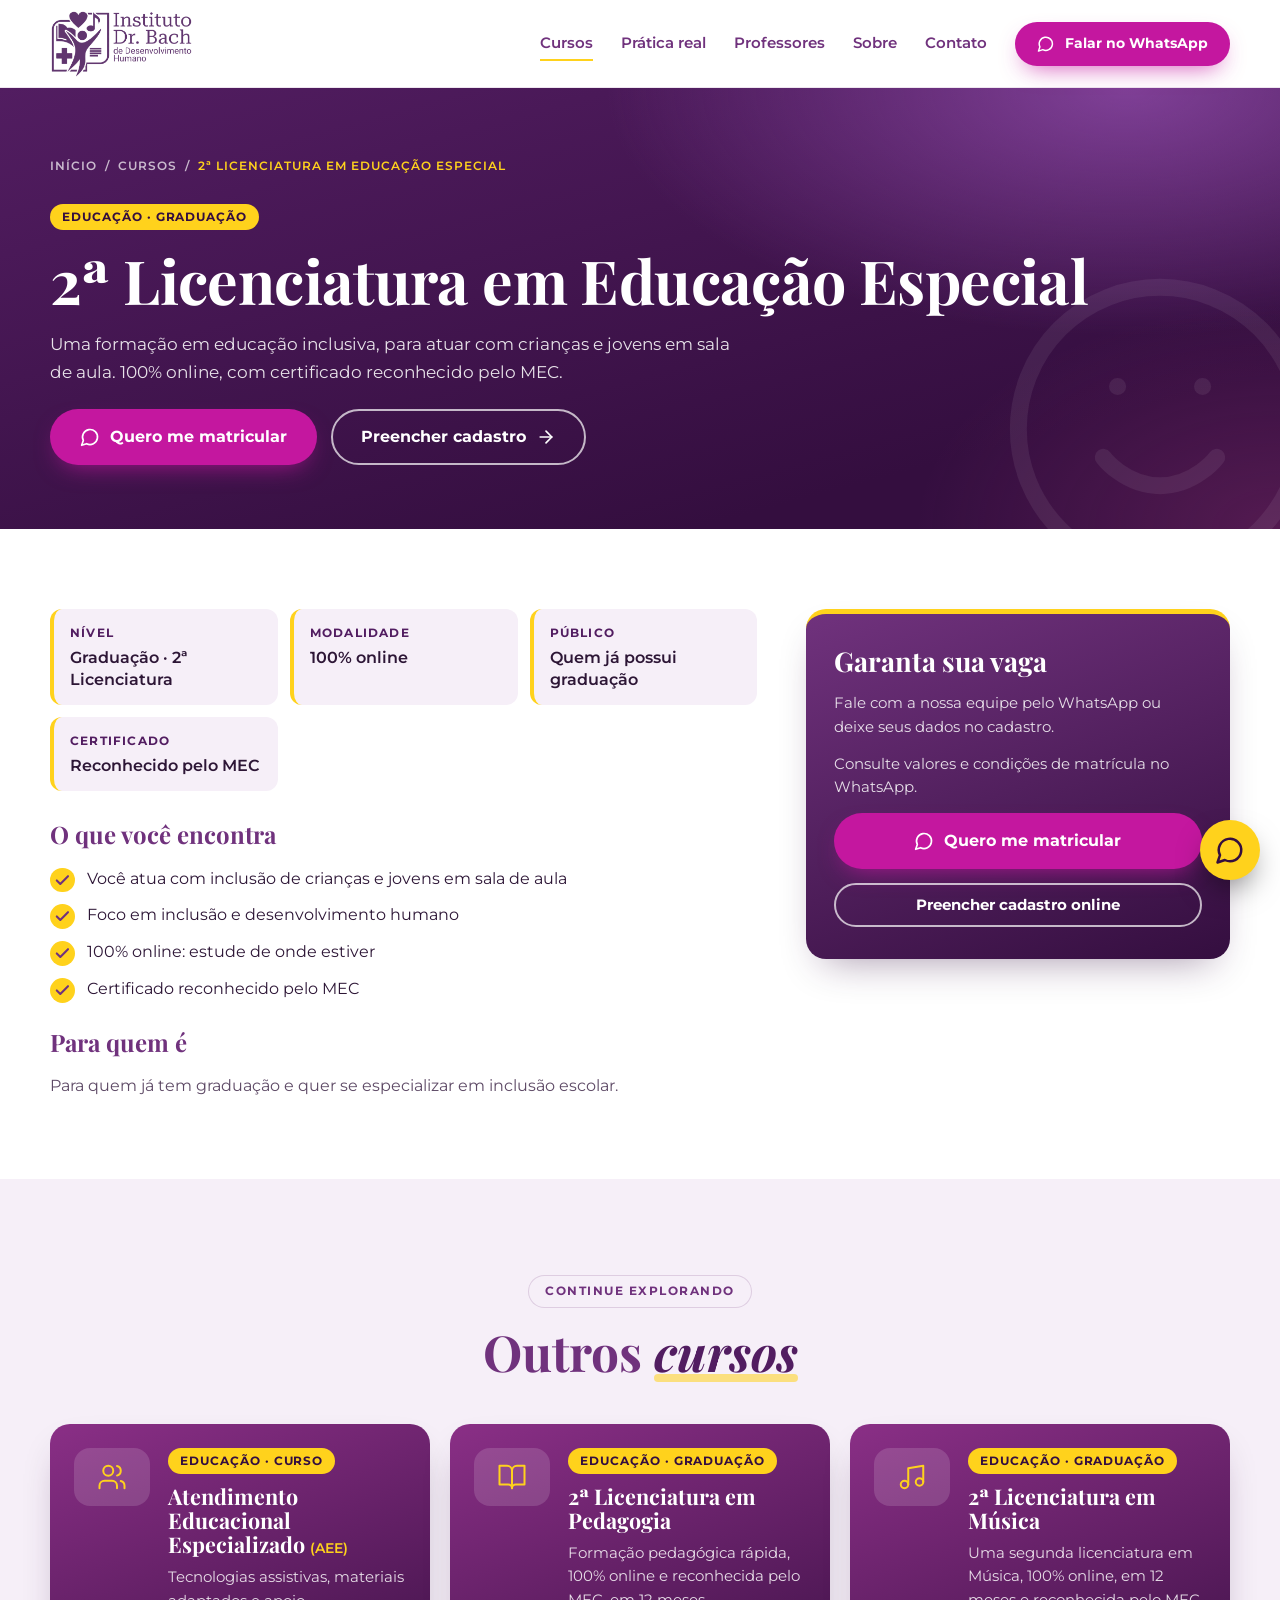
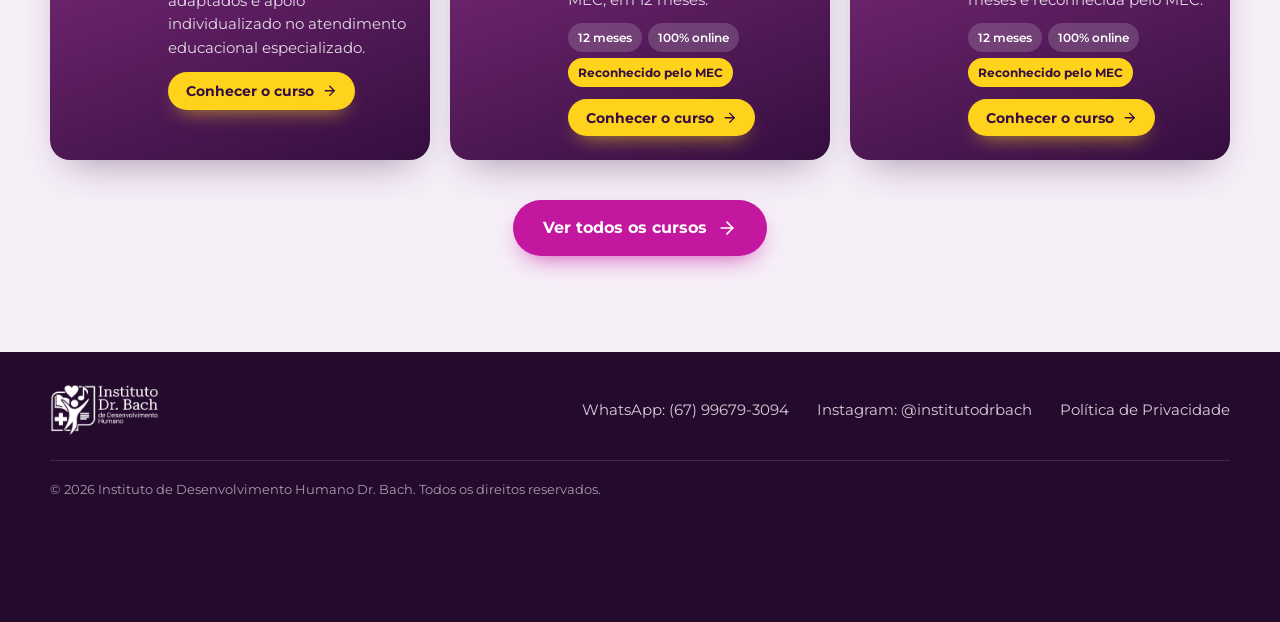
<file: curso-educacao-especial.html>
<!DOCTYPE html>
<html lang="pt-BR">
<head>
  <meta charset="utf-8">
  <meta name="viewport" content="width=device-width, initial-scale=1">
  <title>2ª Licenciatura em Educação Especial | Instituto Dr. Bach</title>
  <meta name="description" content="Uma formação em educação inclusiva, para atuar com crianças e jovens em sala de aula. 100% online, com certificado reconhecido pelo MEC.">
  <meta name="theme-color" content="#340E3F">
  <meta property="og:type" content="website">
  <meta property="og:locale" content="pt_BR">
  <meta property="og:site_name" content="Instituto de Desenvolvimento Humano Dr. Bach">
  <meta property="og:title" content="2ª Licenciatura em Educação Especial | Instituto Dr. Bach">
  <meta property="og:description" content="Uma formação em educação inclusiva, para atuar com crianças e jovens em sala de aula. 100% online, com certificado reconhecido pelo MEC.">
  <meta property="og:image" content="assets/og.jpg">
  <meta name="twitter:card" content="summary_large_image">
  <meta name="twitter:title" content="2ª Licenciatura em Educação Especial | Instituto Dr. Bach">
  <meta name="twitter:description" content="Uma formação em educação inclusiva, para atuar com crianças e jovens em sala de aula. 100% online, com certificado reconhecido pelo MEC.">
  <meta name="twitter:image" content="assets/og.jpg">
  <link rel="icon" href="data:image/svg+xml,%3Csvg xmlns='http://www.w3.org/2000/svg' viewBox='0 0 24 24' fill='%2370327D'%3E%3Cpath d='M19 14c1.49-1.46 3-3.21 3-5.5A5.5 5.5 0 0 0 16.5 3c-1.76 0-3 .5-4.5 2-1.5-1.5-2.74-2-4.5-2A5.5 5.5 0 0 0 2 8.5c0 2.3 1.5 4.05 3 5.5l7 7Z'/%3E%3C/svg%3E">
  <link rel="preconnect" href="https://fonts.googleapis.com">
  <link rel="preconnect" href="https://fonts.gstatic.com" crossorigin>
  <link href="https://fonts.googleapis.com/css2?family=Montserrat:wght@400;500;600;700;800&family=Playfair+Display:ital,wght@0,600;0,700;0,800;1,600;1,700&family=Work+Sans:wght@400;500;600;700&family=Fraunces:ital,wght@0,700;1,700&display=swap" rel="stylesheet">
<script type="application/ld+json">{"@context":"https://schema.org","@type":"Course","name":"2ª Licenciatura em Educação Especial","description":"Uma formação em educação inclusiva, para atuar com crianças e jovens em sala de aula. 100% online, com certificado reconhecido pelo MEC.","provider":{"@type":"EducationalOrganization","name":"Instituto de Desenvolvimento Humano Dr. Bach"},"hasCourseInstance":{"@type":"CourseInstance","courseMode":"online"}}</script>
<style>
/* ==========================================================
   Instituto Dr. Bach — identidade visual
   Roxo + roxo escuro + amarelo/dourado + branco
   Títulos: Playfair Display · Textos: Montserrat
   ========================================================== */

:root {
  --roxo: #70327D;
  --roxo-escuro: #340E3F;
  --roxo-medio: #521D61;
  --violeta: #8E4AA8;   /* luz do degradê: violeta mais claro */
  --magenta: #C2478F;   /* rosa/magenta: cor de campanha, uso pontual */
  --ouro: #FFD21C;
  --branco: #FFFFFF;
  --lilas: #F6EFF8;
  --texto: #2D1636;
  --texto-suave: #5E4A66;

  --serif: 'Playfair Display', Georgia, 'Times New Roman', serif;
  --sans: 'Montserrat', Arial, Helvetica, sans-serif;

  --raio: 20px;
  --sombra: 0 18px 40px -18px rgba(52, 14, 63, .45);
  --topo-h: 88px;
}

*, *::before, *::after { box-sizing: border-box; }

html { scroll-behavior: smooth; scroll-padding-top: calc(var(--topo-h) + 8px); }

body {
  margin: 0;
  font-family: var(--sans);
  font-size: 16px;
  line-height: 1.6;
  color: var(--texto);
  background: var(--branco);
  -webkit-font-smoothing: antialiased;
}

img { max-width: 100%; height: auto; display: block; }
a { color: inherit; }
h1, h2, h3, h4 { margin: 0; font-family: var(--serif); line-height: 1.12; }
p { margin: 0; }
ul, ol { list-style: none; margin: 0; padding: 0; }

.container { width: min(1180px, 100% - 40px); margin-inline: auto; }

.i {
  width: 1.25em; height: 1.25em; flex: none;
  fill: none; stroke: currentColor; stroke-width: 2;
  stroke-linecap: round; stroke-linejoin: round;
}

:focus-visible { outline: 3px solid var(--ouro); outline-offset: 3px; border-radius: 6px; }

.skip {
  position: absolute; left: 12px; top: -60px; z-index: 100;
  background: var(--ouro); color: var(--roxo-escuro); padding: 10px 16px;
  border-radius: 10px; font-weight: 700; text-decoration: none;
}
.skip:focus { top: 12px; }

/* ---------- botões e etiquetas ---------- */
.btn {
  display: inline-flex; align-items: center; justify-content: center; gap: 10px;
  padding: 12px 22px; border-radius: 999px; border: 2px solid transparent;
  font: 700 .95rem/1 var(--sans); text-decoration: none; cursor: pointer;
  transition: transform .2s ease, box-shadow .2s ease, background .2s ease, color .2s ease;
}
.btn--lg { padding: 16px 28px; font-size: 1rem; }
.btn--ouro { background: var(--ouro); color: var(--roxo-escuro); box-shadow: 0 10px 24px -10px rgba(255, 210, 28, .7); }
.btn--ouro:hover { transform: translateY(-2px); background: #ffdb45; }
.btn--borda { border-color: rgba(255, 255, 255, .7); color: var(--branco); }
.btn--borda:hover { background: var(--branco); color: var(--roxo-escuro); transform: translateY(-2px); }
.btn--roxo { background: var(--roxo); color: var(--branco); box-shadow: 0 10px 24px -12px rgba(52, 14, 63, .7); }
.btn--roxo:hover { transform: translateY(-2px); background: var(--roxo-medio); }

.pill {
  display: inline-block; padding: 7px 20px; border-radius: 999px;
  font: 600 1.05rem/1.2 var(--serif);
}
/* "olhos" de destaque: sans em caixa alta, como nos rótulos dos flyers */
.pill--ouro { background: var(--ouro); color: var(--roxo-escuro); font: 700 .8rem/1.2 var(--sans); letter-spacing: .14em; text-transform: uppercase; padding: 9px 20px; }
.pill--roxo { background: var(--lilas); color: var(--roxo); font: 700 .78rem/1.2 var(--sans); letter-spacing: .12em; text-transform: uppercase; padding: 8px 16px; border: 1px solid rgba(112, 50, 125, .18); }

/* ---------- cabeçalho ---------- */
.topo {
  position: sticky; top: 0; z-index: 50; height: var(--topo-h);
  background: rgba(255, 255, 255, .96); backdrop-filter: blur(8px);
  border-bottom: 1px solid rgba(112, 50, 125, .12);
}
.topo__in { height: 100%; display: flex; align-items: center; justify-content: space-between; gap: 24px; }
.topo__logo img { height: 68px; width: auto; }

.nav { display: flex; align-items: center; gap: 28px; }
.nav > a:not(.btn) {
  font-weight: 600; font-size: .92rem; text-decoration: none; color: var(--roxo);
  position: relative; padding: 6px 0;
}
.nav > a:not(.btn)::after {
  content: ''; position: absolute; left: 0; bottom: 0; height: 2px; width: 0;
  background: var(--ouro); transition: width .25s ease;
}
.nav > a:not(.btn):hover::after, .nav > a[aria-current="page"]::after { width: 100%; }
.nav__cta { padding: 11px 20px; font-size: .88rem; }

.menu-btn {
  display: none; width: 46px; height: 46px; border-radius: 12px; border: 0;
  background: var(--roxo); color: var(--branco); cursor: pointer; align-items: center; justify-content: center;
}
.menu-btn .i { width: 24px; height: 24px; }
.menu-btn .i--close { display: none; }
.menu-btn[aria-expanded="true"] .i--open { display: none; }
.menu-btn[aria-expanded="true"] .i--close { display: block; }

/* ---------- hero ---------- */
.hero {
  position: relative; overflow: hidden; color: var(--branco);
  background:
    radial-gradient(900px 500px at 85% 10%, rgba(142, 74, 168, .8), transparent 65%),
    radial-gradient(600px 380px at 100% 95%, rgba(194, 71, 143, .2), transparent 70%),
    linear-gradient(165deg, var(--roxo-medio) 0%, var(--roxo-escuro) 70%, #260a30 100%);
  padding: 64px 0 0;
}
.hero__deco .deco { position: absolute; fill: none; stroke: rgba(255, 255, 255, .07); stroke-width: 1.2; stroke-linecap: round; stroke-linejoin: round; }
.deco--heart { width: 340px; height: 340px; left: -90px; top: 40px; }
.deco--note { width: 220px; height: 220px; right: 36%; top: -40px; transform: rotate(12deg); }
.deco--cross { width: 260px; height: 260px; right: -60px; bottom: 90px; }

.hero__grid { position: relative; display: grid; grid-template-columns: 1.15fr .85fr; align-items: end; gap: 24px; }
.hero__texto { padding-bottom: 48px; align-self: center; }
.hero__titulo {
  font-size: clamp(2.6rem, 6vw, 4.6rem); font-weight: 700; margin: 22px 0 20px; letter-spacing: -.01em;
}
.hero__lead { max-width: 52ch; font-size: 1.08rem; color: rgba(255, 255, 255, .88); }
.hero__pontos { margin: 24px 0 30px; display: grid; gap: 10px; }
.hero__pontos li { display: flex; align-items: center; gap: 10px; font-weight: 500; }
.hero__pontos .i { color: var(--ouro); stroke-width: 3; }
.hero__acoes { display: flex; flex-wrap: wrap; gap: 14px; }

.hero__foto { position: relative; justify-self: end; width: min(100%, 420px); align-self: end; }
/* a foto se dissolve no fundo roxo: fade no topo, na base e nas laterais */
.hero__foto img {
  width: 100%;
  -webkit-mask-image: linear-gradient(180deg, transparent 0%, #000 26%, #000 70%, transparent 100%), linear-gradient(90deg, transparent 0%, #000 22%, #000 90%, transparent 100%);
  -webkit-mask-composite: source-in;
  mask-image: linear-gradient(180deg, transparent 0%, #000 26%, #000 70%, transparent 100%), linear-gradient(90deg, transparent 0%, #000 22%, #000 90%, transparent 100%);
  mask-composite: intersect;
}

.parceria { display: flex; align-items: center; gap: 14px; }
.parceria__rotulo { font-size: .78rem; text-transform: uppercase; letter-spacing: .12em; color: rgba(255, 255, 255, .7); }
.parceria--rodape { margin-top: 20px; }
.parceria__marca { font: 800 1.35rem/1 var(--sans); letter-spacing: .04em; padding: 8px 16px; border: 2px solid rgba(255, 255, 255, .85); border-radius: 10px; }

/* ---------- faixa de credenciais ---------- */
.faixa { background: var(--roxo); color: var(--branco); }
.faixa__grid { display: grid; grid-template-columns: repeat(4, 1fr); gap: 0; }
.faixa__item { display: flex; align-items: center; gap: 14px; padding: 22px 18px; border-left: 1px solid rgba(255, 255, 255, .16); }
.faixa__item:first-child { border-left: 0; padding-left: 0; }
.faixa__item .i { width: 32px; height: 32px; color: var(--ouro); }
.faixa__item strong { display: block; font-size: .95rem; line-height: 1.3; }
.faixa__item span { display: block; font-size: .8rem; color: rgba(255, 255, 255, .75); line-height: 1.4; margin-top: 2px; }

/* ---------- seções ---------- */
.secao { padding: 96px 0; }
.secao--lilas { background: var(--lilas); }
.secao__cab { max-width: 720px; margin: 0 auto 44px; text-align: center; display: grid; gap: 16px; justify-items: center; }
.secao__titulo { font-size: clamp(2rem, 4.2vw, 3.1rem); font-weight: 700; color: var(--roxo); }
.secao__titulo em { font-style: italic; color: var(--roxo-medio); position: relative; isolation: isolate; white-space: nowrap; }
.secao__titulo em::after { content: ''; position: absolute; left: 0; right: 0; bottom: 2px; height: 8px; background: var(--ouro); opacity: .55; z-index: -1; border-radius: 4px; }
.secao__lead { color: var(--texto-suave); font-size: 1.05rem; }

/* ---------- filtros ---------- */
.filtros { display: flex; flex-wrap: wrap; justify-content: center; gap: 10px; margin-bottom: 36px; }
.filtro {
  font: 600 .9rem/1 var(--sans); padding: 12px 22px; border-radius: 999px; cursor: pointer;
  border: 2px solid rgba(112, 50, 125, .25); background: transparent; color: var(--roxo);
  transition: all .2s ease;
}
.filtro:hover { border-color: var(--roxo); }
.filtro.is-ativo { background: var(--roxo); border-color: var(--roxo); color: var(--branco); }

/* ---------- cursos ---------- */
/* cards mais largos que altos: ícone num selo arredondado à esquerda, texto e botão à direita.
   o card inteiro é o link (não tem outro link dentro dele). */
.cursos { display: grid; grid-template-columns: repeat(auto-fill, minmax(340px, 1fr)); gap: 20px; }
.curso {
  position: relative; display: flex; align-items: flex-start; gap: 18px;
  padding: 24px; border-radius: var(--raio); color: var(--branco); text-decoration: none;
  background: linear-gradient(160deg, var(--roxo) 0%, var(--roxo-escuro) 100%);
  box-shadow: var(--sombra); transition: transform .25s ease, box-shadow .25s ease;
}
.curso:hover, .curso:focus-visible { transform: translateY(-6px); }
.curso.is-oculto { display: none; }
.curso__marca {
  flex: none; display: grid; place-items: center; width: 76px; height: 58px;
  border-radius: 16px; background: rgba(255, 255, 255, .14);
}
.curso__marca .i {
  width: 30px; height: 30px; fill: none; stroke: var(--ouro); stroke-width: 1.6;
  stroke-linecap: round; stroke-linejoin: round;
}
.curso__corpo { display: flex; flex-direction: column; align-items: flex-start; gap: 10px; min-width: 0; }
.tag {
  align-self: flex-start; background: var(--ouro); color: var(--roxo-escuro);
  font: 700 .7rem/1 var(--sans); letter-spacing: .08em; text-transform: uppercase;
  padding: 7px 12px; border-radius: 999px; position: relative;
}
.tag--claro { background: var(--branco); }
.curso h3 { font-size: 1.35rem; font-weight: 700; }
.curso h3 small { font: 600 .85rem var(--sans); color: var(--ouro); }
.curso p { color: rgba(255, 255, 255, .84); font-size: .92rem; }
.curso__cta {
  display: inline-flex; align-items: center; gap: 8px; margin-top: 2px;
  background: var(--ouro); color: var(--roxo-escuro); font: 700 .88rem/1 var(--sans);
  padding: 11px 18px; border-radius: 999px; box-shadow: 0 10px 20px -10px rgba(255, 210, 28, .7);
  transition: background .2s ease, transform .2s ease;
}
.curso:hover .curso__cta, .curso:focus-visible .curso__cta { background: #ffdb45; transform: translateX(3px); }
.curso__cta .i { width: 1.1em; height: 1.1em; }
/* cor por área (campanha): educação puxa para o magenta, gestão para o roxo médio */
.curso[data-area="educacao"] { background: linear-gradient(160deg, #8A2F86 0%, var(--roxo-escuro) 100%); }
.curso[data-area="gestao"] { background: linear-gradient(160deg, var(--roxo-medio) 0%, #2a0b33 100%); }

/* ---------- cabeçalho de cada página interna ---------- */
.pagina-topo {
  position: relative; overflow: hidden; color: var(--branco); padding: 56px 0 64px;
  background:
    radial-gradient(800px 380px at 88% 0%, rgba(142, 74, 168, .8), transparent 65%),
    radial-gradient(520px 320px at 100% 100%, rgba(194, 71, 143, .22), transparent 70%),
    linear-gradient(165deg, var(--roxo-medio) 0%, var(--roxo-escuro) 80%);
}
.pagina-topo .container { position: relative; display: grid; gap: 16px; justify-items: start; }
.pagina-topo__marca {
  position: absolute; right: -50px; bottom: -70px; width: 340px; height: 340px;
  fill: none; stroke: rgba(255, 255, 255, .07); stroke-width: 1.2; stroke-linecap: round; stroke-linejoin: round;
}
.pagina-topo__titulo { font-size: clamp(2.2rem, 5.2vw, 3.8rem); font-weight: 700; letter-spacing: -.01em; }
.pagina-topo__titulo small { font: 600 1.2rem var(--sans); color: var(--ouro); letter-spacing: 0; }
.pagina-topo__lead { max-width: 62ch; font-size: 1.08rem; color: rgba(255, 255, 255, .88); }
.pagina-topo__acoes { display: flex; flex-wrap: wrap; gap: 14px; margin-top: 8px; }

.migalhas { display: flex; flex-wrap: wrap; gap: 8px; font-size: .78rem; font-weight: 600; letter-spacing: .08em; text-transform: uppercase; color: rgba(255, 255, 255, .7); }
.migalhas a { text-decoration: none; }
.migalhas a:hover { color: var(--ouro); }
.migalhas [aria-current] { color: var(--ouro); }

.secao__mais { text-align: center; margin-top: 40px; }

/* ---------- página de cada curso (informações) ---------- */
.cs { padding: 80px 0; }
.cs__grid { display: grid; grid-template-columns: minmax(0, 1.25fr) minmax(0, .75fr); gap: 48px; align-items: start; }
.cs__info { display: grid; gap: 18px; justify-items: start; }

.cs__voltar { display: inline-flex; align-items: center; gap: 8px; font-size: .88rem; font-weight: 700; color: var(--roxo); text-decoration: none; }
.cs__voltar .i { transition: transform .2s ease; }
.cs__voltar:hover .i { transform: translateX(5px); }

.cs__fatos { width: 100%; margin: 0 0 4px; display: grid; grid-template-columns: repeat(auto-fit, minmax(210px, 1fr)); gap: 12px; }
.cs__fatos div { background: var(--lilas); border-left: 4px solid var(--ouro); border-radius: 12px; padding: 14px 16px; }
.cs__fatos dt { font-size: .72rem; font-weight: 700; letter-spacing: .1em; text-transform: uppercase; color: var(--roxo-medio); }
.cs__fatos dd { margin: 4px 0 0; font-weight: 600; color: var(--texto); line-height: 1.4; }

.cs__sub { font-size: 1.5rem; color: var(--roxo); margin-top: 8px; }
.cs__lista { display: grid; gap: 10px; }
.cs__lista li { display: flex; gap: 12px; align-items: flex-start; }
.cs__lista .i { margin-top: .12em; color: var(--roxo); stroke-width: 3; background: var(--ouro); border-radius: 50%; padding: 4px; width: 1.55em; height: 1.55em; }
.cs__texto { color: var(--texto-suave); max-width: 62ch; }

.cs__insc {
  position: sticky; top: calc(var(--topo-h) + 20px);
  display: grid; gap: 14px; padding: 32px 28px; border-radius: var(--raio); color: var(--branco);
  background: linear-gradient(160deg, var(--roxo) 0%, var(--roxo-escuro) 100%);
  box-shadow: var(--sombra); border-top: 5px solid var(--ouro);
}
.cs__insc h2 { font-size: 1.7rem; }
.cs__insc > p { color: rgba(255, 255, 255, .85); font-size: .95rem; }
.cs__zap { color: var(--ouro); font-weight: 600; font-size: .9rem; text-align: center; text-decoration: underline; text-underline-offset: 4px; }
.cs__zap:hover { color: var(--branco); }

/* ---------- página de cadastro ---------- */
.insc__grid { display: grid; grid-template-columns: minmax(0, 1.1fr) minmax(0, .9fr); gap: 48px; align-items: start; }
.insc__form { position: static; padding: 36px 32px; }
.form__duplo { display: grid; grid-template-columns: 1fr 1fr; gap: 14px; }
.confirmacao {
  display: flex; gap: 14px; align-items: flex-start; margin-top: 8px; padding: 18px 20px; border-radius: 14px;
  background: rgba(255, 210, 28, .14); border: 1px solid rgba(255, 210, 28, .5);
}
.confirmacao[hidden] { display: none; }
.confirmacao .i { color: var(--roxo-escuro); background: var(--ouro); border-radius: 50%; padding: 5px; width: 2em; height: 2em; stroke-width: 3; }
.confirmacao p { font-size: .92rem; color: rgba(255, 255, 255, .9); }
.confirmacao a { color: var(--ouro); font-weight: 700; }
.insc__lado { display: grid; gap: 22px; justify-items: start; }
.passos { display: grid; gap: 18px; width: 100%; }
.passos li { display: flex; gap: 16px; align-items: flex-start; }
.passos__n { flex: none; display: grid; place-items: center; width: 42px; height: 42px; border-radius: 50%; background: var(--roxo); color: var(--ouro); font: 700 1.2rem var(--serif); }
.passos strong { display: block; font-family: var(--serif); font-size: 1.15rem; color: var(--roxo); }
.passos p { color: var(--texto-suave); font-size: .95rem; }
.insc__ajuda { display: grid; gap: 8px; justify-items: start; padding: 22px; border-radius: var(--raio); background: var(--lilas); border-left: 5px solid var(--ouro); width: 100%; }
.insc__ajuda strong { font: 700 1.2rem var(--serif); color: var(--roxo); }
.insc__ajuda p { color: var(--texto-suave); font-size: .95rem; }

/* ---------- sobre e contato ---------- */
.sobre__grid { display: grid; grid-template-columns: minmax(0, .9fr) minmax(0, 1.1fr); gap: 56px; align-items: start; }
.sobre__texto { display: grid; gap: 16px; justify-items: start; }
.sobre__texto .secao__titulo { text-align: left; }
.sobre__corpo { display: grid; gap: 16px; justify-items: start; color: var(--texto-suave); font-size: 1.05rem; }
.ccard {
  display: grid; gap: 8px; justify-items: start; align-content: start; padding: 30px 26px; border-radius: var(--raio);
  background: var(--lilas); border-top: 4px solid var(--ouro); text-decoration: none;
  box-shadow: 0 10px 30px -18px rgba(52, 14, 63, .35); transition: transform .25s ease;
}
a.ccard:hover { transform: translateY(-5px); }
.ccard__ic { display: grid; place-items: center; width: 54px; height: 54px; border-radius: 16px; background: var(--roxo); color: var(--branco); margin-bottom: 6px; }
.ccard h2 { font-size: 1.4rem; color: var(--roxo); }
.ccard strong { font-size: 1.1rem; color: var(--texto); }
.ccard__desc { color: var(--texto-suave); font-size: .92rem; }
.ccard__link { font-weight: 700; font-size: .9rem; color: var(--roxo); text-decoration: underline; text-underline-offset: 3px; }
.ccard__link:hover { color: var(--roxo-medio); }
.secao--lilas .ccard { background: var(--branco); }

/* ---------- localização e contato ---------- */
.local__grid { display: grid; grid-template-columns: minmax(0, .85fr) minmax(0, 1.15fr); gap: 28px; align-items: stretch; }
.local__cards { display: grid; gap: 16px; align-content: start; }
.local__cards .ccard { grid-template-columns: 54px 1fr; column-gap: 18px; row-gap: 2px; align-items: center; padding: 22px 24px; }
.local__cards .ccard__ic { grid-row: 1 / span 4; margin: 0; align-self: start; }
.local__cards .ccard > :not(.ccard__ic) { grid-column: 2; }
.local__mapa { position: relative; min-height: 440px; border-radius: var(--raio); overflow: hidden; background: var(--lilas); box-shadow: var(--sombra); border: 4px solid var(--branco); }
.local__mapa iframe { position: absolute; inset: 0; width: 100%; height: 100%; border: 0; }
@media (max-width: 960px) {
  .local__grid { grid-template-columns: 1fr; }
  .local__mapa { min-height: 340px; }
}

/* ---------- formulário de inscrição ---------- */
.form { display: grid; gap: 14px; margin-top: 6px; }
.campo { display: grid; gap: 6px; }
.campo[hidden] { display: none; }
.campo span { font-size: .8rem; font-weight: 700; letter-spacing: .04em; }
.campo em { font-style: normal; font-weight: 500; opacity: .75; }
.campo input, .campo select, .campo textarea {
  width: 100%; font: 500 1rem var(--sans); color: var(--texto);
  padding: 13px 14px; border-radius: 12px; border: 2px solid transparent; background: var(--branco);
}
.campo textarea { resize: vertical; min-height: 84px; }
.campo input::placeholder, .campo textarea::placeholder { color: #8b7a92; }
.campo input:focus-visible, .campo select:focus-visible, .campo textarea:focus-visible { outline: 3px solid var(--ouro); outline-offset: 1px; border-radius: 12px; }
.campo input:user-invalid { border-color: #ff8a8a; }
.form__enviar { width: 100%; margin-top: 4px; }
.form__nota { font-size: .76rem; color: rgba(255, 255, 255, .7); line-height: 1.5; }

/* ---------- mercado ---------- */
.mercado {
  position: relative; overflow: hidden; color: var(--branco); padding: 80px 0;
  background:
    radial-gradient(700px 320px at 10% 20%, rgba(142, 74, 168, .8), transparent 70%),
    linear-gradient(120deg, var(--roxo-escuro), var(--roxo-medio));
}
.mercado__grid { display: grid; grid-template-columns: .8fr 1.2fr; gap: 48px; align-items: center; }
.mercado__num { display: flex; flex-wrap: wrap; align-items: baseline; column-gap: 4px; }
.mercado__mais, .mercado__valor { font: 800 clamp(3.4rem, 8vw, 6rem)/1 var(--serif); color: var(--ouro); }
.mercado__rotulo { flex-basis: 100%; margin-top: 10px; font-weight: 600; letter-spacing: .04em; text-transform: uppercase; font-size: .85rem; color: rgba(255, 255, 255, .85); }
.mercado__texto { display: grid; gap: 18px; justify-items: start; }
.mercado__texto h2 { font-size: clamp(1.7rem, 3.4vw, 2.5rem); }
.mercado__texto p { color: rgba(255, 255, 255, .88); max-width: 56ch; }
.mercado__texto strong { color: var(--ouro); }

/* ---------- diferenciais ---------- */
.difs { display: grid; grid-template-columns: repeat(auto-fit, minmax(240px, 1fr)); gap: 22px; }
.dif { background: var(--branco); border-radius: var(--raio); padding: 30px 26px; box-shadow: 0 10px 30px -18px rgba(52, 14, 63, .35); border-top: 4px solid var(--ouro); }
.dif__icone { display: grid; place-items: center; width: 56px; height: 56px; border-radius: 16px; background: var(--roxo); color: var(--branco); margin-bottom: 18px; }
.dif__icone .i { width: 26px; height: 26px; }
.dif h3 { font-size: 1.35rem; color: var(--roxo); margin-bottom: 10px; }
.dif p { color: var(--texto-suave); font-size: .95rem; }

/* ---------- equipe ---------- */
.equipe { display: grid; grid-template-columns: repeat(auto-fit, minmax(300px, 1fr)); gap: 24px; max-width: 860px; margin: 0 auto; }
.pessoa { display: flex; align-items: center; gap: 22px; padding: 26px; border-radius: var(--raio); background: var(--lilas); border: 1px solid rgba(112, 50, 125, .14); }
.pessoa__foto {
  flex: none; width: 96px; height: 96px; border-radius: 50%; display: grid; place-items: center;
  background: linear-gradient(160deg, var(--roxo), var(--roxo-escuro)); color: var(--ouro);
  font: 700 1.9rem var(--serif); border: 4px solid var(--branco); box-shadow: 0 8px 20px -8px rgba(52, 14, 63, .6);
}
.pessoa__cargo { font-size: .78rem; font-weight: 700; letter-spacing: .1em; text-transform: uppercase; color: var(--roxo-medio); }
.pessoa h3 { font-size: 1.45rem; color: var(--roxo); margin: 4px 0; }
.pessoa__reg { font-size: .88rem; color: var(--texto-suave); font-weight: 500; }

/* ---------- contato ---------- */
.contato {
  position: relative; overflow: hidden; color: var(--branco); padding: 88px 0;
  background:
    radial-gradient(800px 400px at 90% 0%, rgba(142, 74, 168, .8), transparent 65%),
    linear-gradient(160deg, var(--roxo-medio), var(--roxo-escuro));
}
.contato__in { display: flex; flex-wrap: wrap; align-items: center; justify-content: space-between; gap: 36px; }
.contato__texto { display: grid; gap: 18px; justify-items: start; max-width: 560px; }
.contato__texto h2 { font-size: clamp(2.2rem, 5vw, 3.6rem); }
.contato__texto p { color: rgba(255, 255, 255, .88); }
.contato__acoes { display: grid; gap: 14px; }

/* ---------- rodapé ---------- */
.rodape { background: #240a2d; color: rgba(255, 255, 255, .8); padding: 32px 0; font-size: .92rem; }
.rodape__simples { display: flex; flex-wrap: wrap; align-items: center; justify-content: space-between; gap: 18px 32px; }
.rodape__logo img { height: 52px; width: auto; }
.rodape__links { display: flex; flex-wrap: wrap; gap: 8px 28px; }
.rodape a { text-decoration: none; }
.rodape a:hover { color: var(--ouro); }
.rodape__base { border-top: 1px solid rgba(255, 255, 255, .12); margin-top: 24px; padding: 18px 0 90px; font-size: .82rem; color: rgba(255, 255, 255, .6); }

/* ---------- botão flutuante ---------- */
.zap {
  position: fixed; right: 20px; bottom: 20px; z-index: 60; width: 60px; height: 60px; border-radius: 50%;
  display: grid; place-items: center; background: var(--ouro); color: var(--roxo-escuro);
  box-shadow: 0 14px 30px -8px rgba(0, 0, 0, .5); transition: transform .2s ease;
}
.zap .i { width: 30px; height: 30px; }
.zap:hover { transform: scale(1.08); }

/* ---------- animação de entrada ---------- */
.js .reveal { opacity: 0; transform: translateY(22px); transition: opacity .7s ease, transform .7s ease; }
.js .reveal.is-visivel { opacity: 1; transform: none; }

@media (prefers-reduced-motion: reduce) {
  html { scroll-behavior: auto; }
  .js .reveal { opacity: 1; transform: none; transition: none; }
  * { transition-duration: .01ms !important; }
}

/* ---------- responsivo ---------- */
@media (max-width: 960px) {
  .hero__grid { grid-template-columns: 1fr; }
  .hero__foto { justify-self: center; width: min(100%, 380px); }
  .hero__texto { padding-bottom: 8px; }
  .faixa__grid { grid-template-columns: repeat(2, 1fr); }
  .faixa__item:nth-child(3) { border-left: 0; padding-left: 0; }
  .faixa__item:nth-child(n+3) { border-top: 1px solid rgba(255, 255, 255, .16); }
  .mercado__grid { grid-template-columns: 1fr; gap: 28px; }
  .cs__grid, .insc__grid, .sobre__grid { grid-template-columns: 1fr; gap: 36px; }
  .cs__insc { position: static; }
}

@media (max-width: 820px) {
  .menu-btn { display: inline-flex; }
  .nav {
    position: absolute; left: 0; right: 0; top: var(--topo-h); flex-direction: column; align-items: stretch; gap: 0;
    background: var(--branco); padding: 8px 20px 20px; border-bottom: 1px solid rgba(112, 50, 125, .12);
    box-shadow: 0 20px 30px -20px rgba(52, 14, 63, .4);
    display: none;
  }
  .nav.is-aberto { display: flex; }
  .nav > a:not(.btn) { padding: 14px 4px; border-bottom: 1px solid rgba(112, 50, 125, .1); }
  .nav > a:not(.btn)::after { display: none; }
  .nav__cta { margin-top: 16px; }
}

@media (max-width: 560px) {
  .secao { padding: 68px 0; }
  .cs { padding: 64px 0; }
  .cs__insc, .insc__form { padding: 26px 20px; }
  .form__duplo { grid-template-columns: 1fr; }
  .pagina-topo { padding: 40px 0 48px; }
  .pagina-topo__acoes .btn { width: 100%; }
  .hero { padding-top: 40px; }
  :root { --topo-h: 76px; }
  .topo__logo img { height: 56px; }
  .faixa__grid { grid-template-columns: 1fr; }
  .faixa__item, .faixa__item:nth-child(3) { border-left: 0; padding: 16px 0; }
  .faixa__item:nth-child(n+2) { border-top: 1px solid rgba(255, 255, 255, .16); }
  .hero__acoes .btn, .contato__acoes .btn { width: 100%; }
  .pessoa { flex-direction: column; text-align: center; }
  .contato__acoes { width: 100%; }
}

/* ==========================================================
   v2 — identidade (magenta nos botões), novas seções e páginas
   ========================================================== */
:root {
  --magenta: #C4179F;          /* botão principal: branco sobre ele passa de 5:1 */
  --magenta-escuro: #A30F82;
}

/* ---------- botões ---------- */
.btn--magenta { background: var(--magenta); color: var(--branco); box-shadow: 0 10px 24px -10px rgba(196, 23, 159, .8); }
.btn--magenta:hover { transform: translateY(-2px); background: var(--magenta-escuro); }
.btn--contorno { border-color: var(--roxo); color: var(--roxo); }
.btn--contorno:hover { background: var(--roxo); color: var(--branco); transform: translateY(-2px); }
.btn--bloco { width: 100%; }

/* ---------- hero ---------- */
.hero__titulo {
  font-family: var(--sans); text-transform: uppercase; font-weight: 800; line-height: 1.04;
  letter-spacing: -.015em; font-size: clamp(2rem, 5.2vw, 3.9rem); margin: 20px 0 18px;
}
.hero__titulo .leve, .pratica__titulo .leve { font-weight: 500; }
.destaque { font-family: var(--serif); font-style: italic; font-weight: 700; text-transform: none; letter-spacing: 0; color: var(--ouro); }
.selos { display: flex; flex-wrap: wrap; gap: 10px; margin: 22px 0 28px; }
.selo {
  display: inline-flex; align-items: center; gap: 8px; padding: 8px 14px; border-radius: 999px;
  background: rgba(255, 255, 255, .12); border: 1px solid rgba(255, 255, 255, .28); font-weight: 600; font-size: .85rem;
}
.selo .i { color: var(--ouro); width: 1.1em; height: 1.1em; stroke-width: 2.4; }

.turma { background: linear-gradient(90deg, var(--magenta), #8A1A9A); color: var(--branco); }
.turma__in { display: flex; flex-wrap: wrap; align-items: center; justify-content: center; gap: 6px 22px; padding: 14px 0; font-weight: 700; text-align: center; }
.turma__in a { color: var(--branco); font-weight: 800; text-decoration: underline; text-underline-offset: 4px; }
.turma__in a:hover { color: var(--ouro); }

/* ---------- diferenciais compactos ---------- */
.secao--compacta { padding: 72px 0; }

/* ---------- cursos: chips, mais opções ---------- */
.curso__meta { display: flex; flex-wrap: wrap; gap: 6px; position: relative; }
.curso__meta li { font-size: .72rem; font-weight: 600; padding: 5px 10px; border-radius: 999px; background: rgba(255, 255, 255, .16); }
.curso__meta .mec { background: var(--ouro); color: var(--roxo-escuro); font-weight: 700; }
.curso__bloco { margin-top: 64px; }
/* lista + foto ao lado, com um botão de WhatsApp só no final (em vez de um card por item) */
.oferecemos { display: grid; grid-template-columns: minmax(0, 1.15fr) minmax(0, .85fr); gap: 36px; align-items: center; margin-top: 30px; }
.oferecemos__lista { display: grid; gap: 24px; }
.oferecemos__lista li { display: flex; gap: 16px; align-items: flex-start; }
.oferecemos__ic { flex: none; display: grid; place-items: center; width: 48px; height: 48px; border-radius: 14px; background: var(--roxo); color: var(--branco); }
.oferecemos__ic .i { width: 22px; height: 22px; }
.oferecemos__lista strong { display: block; font-family: var(--serif); font-size: 1.2rem; color: var(--roxo); margin-bottom: 3px; }
.oferecemos__lista p { color: var(--texto-suave); font-size: .95rem; }
.oferecemos__foto .img-r { aspect-ratio: 1 / 1; }
.oferecemos__cta { text-align: center; margin-top: 36px; }

/* ---------- fotos e placeholders (troque o arquivo em assets/images/ e ele aparece) ---------- */
.foto {
  position: relative; margin: 0; display: grid; place-items: center; overflow: hidden; aspect-ratio: 4 / 3;
  border-radius: 22px; background: var(--lilas); border: 2px dashed rgba(112, 50, 125, .3);
}
.foto img { position: absolute; inset: 0; z-index: 1; width: 100%; height: 100%; object-fit: cover; }
.foto__ph { display: grid; gap: 8px; justify-items: center; text-align: center; padding: 16px; color: var(--roxo); font-size: .78rem; font-weight: 600; }
.foto__ph .i { width: 32px; height: 32px; opacity: .8; }
.foto--escura { background: rgba(255, 255, 255, .08); border-color: rgba(255, 255, 255, .35); }
.foto--escura .foto__ph { color: var(--branco); }
.foto--larga { aspect-ratio: 16 / 9; }
.foto--quadrada { aspect-ratio: 1 / 1; border-radius: 14px; }
.foto--retrato { aspect-ratio: 1 / 1; border-radius: 50%; }

/* ---------- prática real ---------- */
.pratica {
  position: relative; overflow: hidden; color: var(--branco); padding: 96px 0;
  background:
    radial-gradient(800px 420px at 90% 0%, rgba(142, 74, 168, .8), transparent 65%),
    radial-gradient(520px 320px at 0% 100%, rgba(194, 71, 143, .2), transparent 70%),
    linear-gradient(160deg, var(--roxo-medio), var(--roxo-escuro));
}
.pratica__grid { display: grid; grid-template-columns: minmax(0, 1fr) minmax(0, 1fr); gap: 48px; align-items: center; }
.pratica__texto { display: grid; gap: 18px; justify-items: start; }
.pratica__titulo { font-family: var(--sans); text-transform: uppercase; font-weight: 800; font-size: clamp(1.9rem, 4.4vw, 3.2rem); line-height: 1.06; letter-spacing: -.01em; }
.pratica__frase { font: italic 600 1.3rem/1.4 var(--serif); color: var(--ouro); border-left: 4px solid var(--magenta); padding-left: 16px; }
.pratica__texto p { color: rgba(255, 255, 255, .9); max-width: 52ch; }
.galeria { display: grid; grid-template-columns: 1fr 1fr; gap: 14px; }
.galeria .foto:first-child { grid-column: 1 / -1; aspect-ratio: 16 / 9; }
.video { position: relative; margin-top: 14px; border-radius: 22px; overflow: hidden; aspect-ratio: 16 / 9; background: #000; }
.video iframe, .video button { position: absolute; inset: 0; width: 100%; height: 100%; border: 0; }
.video button { cursor: pointer; display: grid; place-items: center; background: linear-gradient(160deg, var(--roxo), var(--roxo-escuro)); color: var(--branco); }
.video button .i { width: 64px; height: 64px; fill: currentColor; }

/* ---------- mercado ---------- */
.mercado__in { display: grid; grid-template-columns: minmax(0, 1fr); gap: 30px; justify-items: center; text-align: center; }
.mercado__in > * { min-width: 0; max-width: 100%; }
.mercado__in h2 { font-size: clamp(1.8rem, 3.8vw, 2.7rem); max-width: 22ch; }
.stats { display: grid; grid-template-columns: repeat(auto-fit, minmax(250px, 1fr)); gap: 22px; width: 100%; max-width: 880px; }
.stat { padding: 30px 24px; border-radius: var(--raio); color: var(--branco); background: linear-gradient(160deg, var(--roxo) 0%, var(--roxo-escuro) 100%); box-shadow: var(--sombra); }
.stat__num { display: block; font: 800 clamp(2.8rem, 7vw, 4.4rem)/1 var(--serif); color: var(--ouro); }
.stat__rotulo { display: block; margin-top: 10px; font-weight: 600; color: rgba(255, 255, 255, .92); }
.mercado__fecho { font: 600 1.35rem/1.35 var(--serif); max-width: 40ch; color: var(--roxo-medio); }
.fonte { font-size: .78rem; color: var(--texto-suave); }

/* ---------- linha do tempo ---------- */
.linha { display: grid; grid-template-columns: repeat(4, 1fr); gap: 28px; }
.linha li { position: relative; padding-top: 70px; }
.linha li::before {
  content: ''; position: absolute; top: 26px; left: 62px; right: -18px; height: 2px;
  background: repeating-linear-gradient(90deg, rgba(112, 50, 125, .4) 0 8px, transparent 8px 14px);
}
.linha li:last-child::before { display: none; }
.linha__n { position: absolute; top: 0; left: 0; display: grid; place-items: center; width: 54px; height: 54px; border-radius: 50%; background: var(--magenta); color: var(--branco); font: 700 1.5rem var(--serif); box-shadow: 0 10px 22px -10px rgba(196, 23, 159, .8); }
.linha h3 { font-size: 1.3rem; color: var(--roxo); margin-bottom: 8px; }
.linha p { color: var(--texto-suave); font-size: .95rem; }

/* ---------- docentes ---------- */
.docentes { display: grid; grid-template-columns: repeat(auto-fit, minmax(250px, 1fr)); gap: 22px; }
.docente { display: grid; gap: 6px; align-content: start; justify-items: center; text-align: center; padding: 30px 24px; border-radius: var(--raio); background: var(--branco); box-shadow: 0 10px 30px -18px rgba(52, 14, 63, .4); border-top: 4px solid var(--magenta); }
.docente__foto {
  position: relative; display: grid; place-items: center; overflow: hidden; width: 124px; height: 124px; margin-bottom: 8px; border-radius: 50%;
  background: linear-gradient(160deg, var(--roxo), var(--roxo-escuro)); color: var(--ouro); font: 700 2.2rem var(--serif); border: 4px solid var(--lilas);
}
.docente__foto img { position: absolute; inset: 0; z-index: 1; width: 100%; height: 100%; object-fit: cover; }
.docente__cargo { font-size: .74rem; font-weight: 700; letter-spacing: .1em; text-transform: uppercase; color: var(--roxo-medio); }
.docente h3 { font-size: 1.4rem; color: var(--roxo); }
.docente__reg { font-size: .88rem; color: var(--texto-suave); font-weight: 500; }
.docente__area { font-size: .92rem; color: var(--texto-suave); }
.docente__link { margin-top: 6px; display: inline-flex; align-items: center; gap: 6px; font-weight: 700; font-size: .88rem; color: var(--magenta); text-decoration: none; }
.docente__link:hover { text-decoration: underline; }

/* ---------- formaturas e instagram ---------- */
.fila { display: grid; grid-template-columns: repeat(auto-fit, minmax(240px, 1fr)); gap: 16px; }
.insta { display: grid; grid-template-columns: minmax(0, .9fr) minmax(0, 1.1fr); gap: 48px; align-items: center; }
.insta__texto { display: grid; gap: 16px; justify-items: start; }
.insta__texto p { color: var(--texto-suave); }
.insta__grid { display: grid; grid-template-columns: repeat(3, 1fr); gap: 10px; }
.insta__grid a { text-decoration: none; }

/* ---------- FAQ ---------- */
.faq { max-width: 820px; margin: 0 auto; display: grid; gap: 12px; }
.faq details { background: var(--branco); border: 1px solid rgba(112, 50, 125, .18); border-radius: 16px; padding: 0 22px; transition: box-shadow .2s ease; }
.faq details[open] { border-color: var(--roxo); box-shadow: var(--sombra); }
.faq summary { cursor: pointer; list-style: none; padding: 18px 0; display: flex; align-items: center; justify-content: space-between; gap: 14px; font: 700 1.02rem/1.4 var(--sans); color: var(--roxo); }
.faq summary::-webkit-details-marker { display: none; }
.faq summary .i { transition: transform .2s ease; }
.faq details[open] summary .i { transform: rotate(180deg); }
.faq__resp { padding: 0 0 20px; color: var(--texto-suave); }

/* ---------- página de curso: preço, prática ---------- */
.preco { display: grid; gap: 4px; padding: 16px 18px; border-radius: 14px; background: rgba(255, 255, 255, .1); border: 1px solid rgba(255, 255, 255, .25); }
.preco__rotulo { font-size: .72rem; font-weight: 700; letter-spacing: .12em; text-transform: uppercase; color: var(--ouro); }
.preco__valor { font: 800 1.9rem/1.1 var(--serif); color: var(--branco); }
.preco__obs { font-size: .85rem; color: rgba(255, 255, 255, .85); }
.aviso { font-size: .74rem; line-height: 1.5; color: rgba(255, 255, 255, .72); }
.cs__caixa { width: 100%; padding: 20px 22px; border-radius: 16px; background: var(--lilas); border-left: 5px solid var(--magenta); color: var(--texto-suave); }
.cs__caixa strong { color: var(--roxo); }
.cs__caixa a { color: var(--magenta); font-weight: 700; }

/* ---------- comparativo ASB x TSB ---------- */
.comp-wrap { max-width: 900px; margin: 0 auto; }
.comp { width: 100%; border-collapse: separate; border-spacing: 0; overflow: hidden; border-radius: var(--raio); background: var(--branco); box-shadow: var(--sombra); }
.comp th, .comp td { padding: 16px 18px; text-align: left; vertical-align: top; border-bottom: 1px solid rgba(112, 50, 125, .12); overflow-wrap: anywhere; }
.comp thead th { background: var(--roxo); color: var(--branco); font: 700 1.15rem var(--serif); border-bottom: 0; }
.comp tbody th { width: 24%; color: var(--roxo-medio); font: 700 .78rem var(--sans); letter-spacing: .08em; text-transform: uppercase; }
.comp tbody tr:last-child th, .comp tbody tr:last-child td { border-bottom: 0; }
.comp__nota { text-align: center; margin-top: 26px; color: var(--texto-suave); }

/* ---------- textos longos (privacidade) ---------- */
.texto-longo { max-width: 78ch; margin-inline: auto; display: grid; gap: 14px; color: var(--texto-suave); }
.texto-longo h2 { font-size: 1.6rem; color: var(--roxo); margin-top: 18px; }
.texto-longo ul { list-style: disc; padding-left: 22px; display: grid; gap: 6px; }
.texto-longo a { color: var(--magenta); font-weight: 600; }

/* ---------- cookies ---------- */
.cookies {
  position: fixed; left: 16px; right: 16px; bottom: 16px; z-index: 80; max-width: 720px; margin-inline: auto;
  display: flex; flex-wrap: wrap; gap: 12px 16px; align-items: center; justify-content: space-between;
  padding: 16px 18px; border-radius: 16px; background: var(--roxo-escuro); color: var(--branco); font-size: .88rem;
  box-shadow: 0 20px 50px -10px rgba(0, 0, 0, .6);
}
.cookies p { flex: 1 1 280px; }
.cookies a { color: var(--ouro); }
.cookies__acoes { display: flex; gap: 10px; }
.cookies .btn { padding: 10px 18px; font-size: .85rem; }

/* ---------- ajustes finais e responsivo ---------- */
.nav__cta.btn--magenta { color: var(--branco); }
@media (max-width: 960px) {
  .pratica__grid, .insta { grid-template-columns: 1fr; gap: 36px; }
  .linha { grid-template-columns: 1fr 1fr; }
  .linha li::before { display: none; }
}
@media (max-width: 560px) {
  .pratica { padding: 68px 0; }
  .linha { grid-template-columns: 1fr; gap: 22px; }
  .comp th, .comp td { padding: 12px 10px; font-size: .9rem; }
  .cookies__acoes, .cookies .btn { width: 100%; }
  .selos { margin: 18px 0 22px; }
}

.sr-only { position: absolute; width: 1px; height: 1px; padding: 0; margin: -1px; overflow: hidden; clip: rect(0, 0, 0, 0); white-space: nowrap; border: 0; }

.tag { white-space: nowrap; }

/* ==========================================================
   v3 — fotos reais (WebP com JPG de reserva)
   ========================================================== */
picture { display: block; }
.img-r { border-radius: 24px; overflow: hidden; background: var(--lilas); box-shadow: var(--sombra); }
.img-r img { display: block; width: 100%; height: auto; }
.img-r--crop img { height: 100%; object-fit: cover; }

/* hero: foto em moldura arredondada, com faixa magenta atrás */
.hero__foto { position: relative; justify-self: end; align-self: center; width: min(100%, 480px); padding: 0 0 28px 28px; }
.hero__foto::before { content: ''; position: absolute; left: 0; bottom: 0; width: 74%; height: 74%; border-radius: 26px; background: var(--magenta); }
.hero__foto .img-r { position: relative; }
.hero__foto .img-r img { -webkit-mask-image: none; mask-image: none; }

/* Sobre: foto de abertura, encaixada no banner roxo */
.sobre__banner { position: relative; z-index: 2; margin-top: -36px; margin-bottom: 8px; }
.sobre__banner .img-r { aspect-ratio: 16 / 7; }

/* prática real: foto vertical + colagem */
.midia-duo { display: grid; grid-template-columns: 1fr 1fr; gap: 16px; align-items: center; }
.midia-duo .img-r { border-radius: 20px; }

/* do zero ao primeiro emprego: foto ao lado dos passos (linha vertical) */
.linha-wrap { display: grid; grid-template-columns: minmax(0, .7fr) minmax(0, 1.3fr); gap: 48px; align-items: center; }
.linha__img { width: 100%; max-width: 400px; justify-self: center; }
.linha-wrap .linha { grid-template-columns: 1fr; gap: 28px; }
.linha-wrap .linha li { padding: 0 0 0 78px; min-height: 54px; }
.linha-wrap .linha li::before {
  display: block; top: 58px; bottom: -26px; left: 26px; right: auto; width: 2px; height: auto;
  background: repeating-linear-gradient(180deg, rgba(112, 50, 125, .4) 0 8px, transparent 8px 14px);
}
.linha-wrap .linha li:last-child::before { display: none; }

/* formaturas: imagem principal maior + segunda */
.forma { display: grid; grid-template-columns: minmax(0, 1.35fr) minmax(0, 1fr); gap: 20px; align-items: start; }

/* professor da equipe (foto pequena para não pixelar) */
.docente__foto--img { width: 100%; max-width: 320px; height: auto; aspect-ratio: 6 / 5; border-radius: 20px; border: 0; margin-bottom: 10px; box-shadow: 0 10px 24px -14px rgba(52, 14, 63, .6); }

/* página de curso: lista/prática com foto ao lado e cartão da matéria */
.cs__duas { display: grid; grid-template-columns: minmax(0, 1fr) minmax(0, 260px); gap: 24px; align-items: start; width: 100%; }
.cs__figura .img-r { border-radius: 20px; }
.materia { display: grid; grid-template-columns: minmax(0, 240px) minmax(0, 1fr); gap: 24px; align-items: center; width: 100%; padding: 20px; border-radius: var(--raio); background: var(--lilas); border-left: 5px solid var(--magenta); }
.materia__foto { aspect-ratio: 4 / 3; border-radius: 18px; overflow: hidden; background: var(--branco); }
.materia__foto picture { height: 100%; }
.materia__foto img { width: 100%; height: 100%; object-fit: cover; }
.materia__rotulo { font-size: .74rem; font-weight: 700; letter-spacing: .12em; text-transform: uppercase; color: var(--magenta); }
.materia h3 { font-size: 1.4rem; color: var(--roxo); margin: 4px 0 6px; }
.materia p { color: var(--texto-suave); }
.materia strong { color: var(--roxo); }

@media (max-width: 960px) {
  .linha-wrap { grid-template-columns: 1fr; gap: 32px; }
  .forma { grid-template-columns: 1fr; }
  .forma .img-r:nth-child(2) { max-width: 440px; justify-self: center; }
  .sobre__banner .img-r { aspect-ratio: 4 / 3; }
}
@media (max-width: 720px) {
  .cs__duas { grid-template-columns: 1fr; }
  .cs__figura { max-width: 280px; }
}
@media (max-width: 640px) {
  .materia { grid-template-columns: 1fr; }
  .materia__foto { max-width: 320px; }
}
.cs__duas--fina { grid-template-columns: minmax(0, 1fr) minmax(0, 210px); }
@media (max-width: 720px) { .cs__duas--fina { grid-template-columns: 1fr; } .cs__duas--fina .cs__figura { max-width: 220px; } }

/* formaturas: mesmo tamanho */
.forma { grid-template-columns: repeat(2, minmax(0, 1fr)); max-width: 980px; margin-inline: auto; align-items: stretch; }
.forma .img-r { aspect-ratio: 4 / 5; }
.forma .img-r img { height: 100%; object-fit: cover; }
@media (max-width: 960px) {
  .forma { grid-template-columns: 1fr; max-width: 440px; }
  .forma .img-r:nth-child(2) { max-width: none; justify-self: stretch; }
}


/* ==========================================================
   v4 — primeira seção (cabeçalho escuro + hero), só na Início
   Cores e proporções tiradas da referência enviada pelo instituto
   ========================================================== */
:root {
  --topo-escuro: #2E1140;
  --hero-1: #3E1755;
  --hero-2: #602788;
  --ouro-hero: #E7B84B;
  --lavanda-texto: #E3D6F0;
  --lavanda-rotulo: #C9B6DD;
  --linha-hero: #6E4A8F;
  --serif-hero: 'Fraunces', 'Playfair Display', Georgia, serif;
  --sans-hero: 'Work Sans', 'Montserrat', Arial, sans-serif;
}

/* cabeçalho escuro */
.topo--escuro { background: var(--topo-escuro); border-bottom: 0; -webkit-backdrop-filter: none; backdrop-filter: none; font-family: var(--sans-hero); }
.topo--escuro .topo__logo img { height: 56px; }
.topo--escuro .nav > a:not(.btn) { color: var(--branco); font: 500 1rem var(--sans-hero); }
.topo--escuro .nav > a:not(.btn)::after { background: var(--ouro-hero); }
.btn--ouro-hero { background: var(--ouro-hero); color: var(--topo-escuro); font-family: var(--sans-hero); box-shadow: none; }
.btn--ouro-hero:hover { transform: translateY(-2px); background: #F0C55E; }
.topo--escuro .nav__cta { font-family: var(--sans-hero); }
.topo--escuro .menu-btn { background: rgba(255, 255, 255, .14); }

/* hero: a foto cobre a seção inteira, com um véu em degradê para o texto ficar legível */
.hero--v4 {
  position: relative; overflow: hidden;
  background: linear-gradient(180deg, var(--hero-1) 0%, var(--hero-2) 100%);
  font-family: var(--sans-hero); padding: 76px 0 0;
}
.hero__bg { position: absolute; inset: 0; z-index: 0; }
.hero__bg .hero__bgimg { position: absolute; inset: 0; }
.hero__bg .hero__bgimg img { width: 100%; height: 100%; object-fit: cover; display: block; }
.hero__bg::after {
  content: ''; position: absolute; inset: 0; pointer-events: none;
  /* três camadas: degradê de baixo (cobre a faixa de créditos inteira, largura toda) + degradê da
     esquerda (onde fica o texto) + um véu fraco e constante por cima de tudo, como piso de contraste */
  background:
    linear-gradient(to top, rgba(46, 17, 64, .85) 0%, rgba(46, 17, 64, .85) 22%, rgba(46, 17, 64, 0) 42%),
    linear-gradient(to right, rgba(62, 23, 85, .96) 0%, rgba(62, 23, 85, .92) 32%, rgba(78, 30, 105, .78) 46%, rgba(96, 39, 136, .42) 62%, rgba(96, 39, 136, .18) 80%, rgba(96, 39, 136, .06) 100%),
    rgba(46, 17, 64, .22);
}
.hero--v4 .hero__grid { position: relative; z-index: 1; display: block; }
.hero--v4 .hero__texto { max-width: 640px; padding-bottom: 44px; }
.hero--v4 .pill--ouro { background: var(--ouro-hero); color: var(--topo-escuro); font-family: var(--sans-hero); }
.hero--v4 .hero__titulo {
  font-family: var(--serif-hero); text-transform: none; font-weight: 700; letter-spacing: -.02em; line-height: 1.04;
  font-size: clamp(2.3rem, 4.5vw, 3.5rem); margin: 22px 0 22px;
  text-shadow: 0 2px 20px rgba(20, 6, 30, .4);
}
.hero--v4 .hero__titulo .leve { font-weight: 700; }
.hero--v4 .destaque { font-family: var(--serif-hero); color: var(--ouro-hero); }
.hero--v4 .hero__lead { color: var(--lavanda-texto); font-size: 1.15rem; line-height: 1.6; max-width: 34em; }
.hero--v4 .hero__acoes { margin: 30px 0 36px; }
.hero--v4 .btn { font-family: var(--sans-hero); }
.hero--v4 .btn--borda { border-color: rgba(255, 255, 255, .6); }

/* selos viram uma linha de destaques com divisórias, como na referência */
.hero--v4 .selos { gap: 0; margin: 0; }
.hero--v4 .selo {
  background: none; border: 0; border-radius: 0; padding: 4px 20px; border-left: 1px solid rgba(255, 255, 255, .35);
  font: 600 .95rem var(--sans-hero); color: var(--branco); gap: 9px; white-space: nowrap;
}
.hero--v4 .selo:first-child { padding-left: 0; border-left: 0; }
.hero--v4 .selo .i { color: var(--ouro-hero); }

@media (max-width: 960px) {
  .hero--v4 { padding-top: 48px; }
  .hero--v4 .hero__texto { padding-bottom: 0; max-width: none; }
}
@media (max-width: 640px) {
  /* no celular o texto ocupa a largura toda, então o véu cobre a foto de forma mais uniforme */
  .hero__bg::after {
    background:
      linear-gradient(to top, rgba(46, 17, 64, .7) 0%, rgba(46, 17, 64, .42) 45%, rgba(46, 17, 64, .2) 70%),
      rgba(46, 17, 64, .62);
  }
}
@media (max-width: 820px) {
  .topo--escuro .nav { background: var(--topo-escuro); border-bottom: 1px solid rgba(255, 255, 255, .12); box-shadow: 0 20px 30px -20px rgba(0, 0, 0, .6); }
  .topo--escuro .nav > a:not(.btn) { border-bottom-color: rgba(255, 255, 255, .12); }
}
@media (max-width: 640px) {
  .hero--v4 .selos { flex-direction: column; align-items: flex-start; gap: 10px; }
  .hero--v4 .selo, .hero--v4 .selo:first-child { padding: 0; border-left: 0; }
}
.ccard strong { overflow-wrap: anywhere; }


/* ==========================================================
   v5 — celular: alvos de toque, fontes mínimas e cartões compactos
   ========================================================== */
/* alvos de toque de pelo menos 44 px */
.btn, .filtro { min-height: 44px; }
.rodape a { display: inline-flex; align-items: center; min-height: 44px; }
.migalhas a, .turma__in a, .cs__zap, .ccard__link, .docente__link, .cs__voltar { display: inline-flex; align-items: center; min-height: 44px; }
.migalhas { align-items: center; gap: 0 8px; }
.turma__in { padding: 6px 0; }

/* rótulos em caixa alta: nunca abaixo de 12 px */
.tag, .preco__rotulo, .cs__fatos dt, .curso__meta li, .docente__cargo, .materia__rotulo, .aviso { font-size: .75rem; }

@media (max-width: 560px) {
  /* diferenciais: ícone ao lado do texto */
  .secao--compacta { padding: 56px 0; }
  .dif { display: grid; grid-template-columns: 52px 1fr; column-gap: 16px; align-items: start; padding: 20px 18px; }
  .dif__icone { grid-row: 1 / span 2; width: 52px; height: 52px; margin: 0; }
  .dif h3 { margin: 2px 0 6px; font-size: 1.2rem; }

  /* cartões de curso mais enxutos, mas ainda com o ícone ao lado do texto */
  .curso { padding: 18px; gap: 14px; }
  .curso__marca { width: 60px; height: 48px; border-radius: 13px; }
  .curso__marca .i { width: 24px; height: 24px; }
  .curso h3 { font-size: 1.2rem; }
  .oferecemos { grid-template-columns: 1fr; gap: 24px; }
  .oferecemos__foto { max-width: 320px; margin-inline: auto; }
  .oferecemos__cta .btn { width: 100%; }

  /* direção e professores em linha (foto pequena à esquerda) */
  .docente:not(.docente--foto) { grid-template-columns: 88px 1fr; grid-template-rows: repeat(5, auto); column-gap: 16px; row-gap: 0; justify-items: start; align-content: center; text-align: left; padding: 20px 18px; }
  .docente:not(.docente--foto) > :not(.docente__foto) { grid-column: 2; }
  .docente:not(.docente--foto) .docente__foto { grid-column: 1; grid-row: 1 / span 5; align-self: center; width: 88px; height: 88px; margin: 0; font-size: 1.6rem; }
  .docente:not(.docente--foto) h3 { font-size: 1.25rem; margin: 2px 0; }

  /* passos e contatos */
  .linha__img { max-width: 300px; }
  .local__cards .ccard { grid-template-columns: 46px 1fr; column-gap: 14px; padding: 18px 16px; }
  .local__cards .ccard__ic { width: 46px; height: 46px; }
  .ccard strong { font-size: .98rem; }
}
</style>
</head>
<body>

<!-- Ícones (sprite) -->
<svg width="0" height="0" style="position:absolute" aria-hidden="true" focusable="false">
  <defs>
    <symbol id="i-heart" viewBox="0 0 24 24"><path d="M19 14c1.49-1.46 3-3.21 3-5.5A5.5 5.5 0 0 0 16.5 3c-1.76 0-3 .5-4.5 2-1.5-1.5-2.74-2-4.5-2A5.5 5.5 0 0 0 2 8.5c0 2.3 1.5 4.05 3 5.5l7 7Z"/></symbol>
    <symbol id="i-book" viewBox="0 0 24 24"><path d="M2 3h6a4 4 0 0 1 4 4v14a3 3 0 0 0-3-3H2z"/><path d="M22 3h-6a4 4 0 0 0-4 4v14a3 3 0 0 1 3-3h7z"/></symbol>
    <symbol id="i-music" viewBox="0 0 24 24"><path d="M9 18V5l12-2v13"/><circle cx="6" cy="18" r="3"/><circle cx="18" cy="16" r="3"/></symbol>
    <symbol id="i-cross" viewBox="0 0 24 24"><path d="M9 3h6v6h6v6h-6v6H9v-6H3V9h6z"/></symbol>
    <symbol id="i-cap" viewBox="0 0 24 24"><path d="M22 10 12 5 2 10l10 5 10-5z"/><path d="M6 12v5c3 3 9 3 12 0v-5"/></symbol>
    <symbol id="i-laptop" viewBox="0 0 24 24"><rect x="3" y="4" width="18" height="12" rx="2"/><path d="M2 20h20"/></symbol>
    <symbol id="i-trend" viewBox="0 0 24 24"><path d="m22 7-8.5 8.5-5-5L2 17"/><path d="M16 7h6v6"/></symbol>
    <symbol id="i-shield" viewBox="0 0 24 24"><path d="M12 22s8-4 8-10V5l-8-3-8 3v7c0 6 8 10 8 10z"/><path d="m9 12 2 2 4-4"/></symbol>
    <symbol id="i-tooth" viewBox="0 0 24 24"><path d="M12 5.5C10.5 4 8 3.5 6.5 4.5 4.5 6 4.5 9 5.5 11.5 6.5 14 6.5 20 8.5 20c2 0 1.5-4 3.5-4s1.5 4 3.5 4c2 0 2-6 3-8.5 1-2.500 1-5.500-1-7-1.500-1-4-.5-5.500 1z"/></symbol>
    <symbol id="i-users" viewBox="0 0 24 24"><path d="M16 21v-2a4 4 0 0 0-4-4H6a4 4 0 0 0-4 4v2"/><circle cx="9" cy="7" r="4"/><path d="M22 21v-2a4 4 0 0 0-3-3.87"/><path d="M16 3.13a4 4 0 0 1 0 7.75"/></symbol>
    <symbol id="i-landmark" viewBox="0 0 24 24"><path d="M3 22h18"/><path d="M6 18v-7"/><path d="M10 18v-7"/><path d="M14 18v-7"/><path d="M18 18v-7"/><path d="m12 2 9 5H3z"/></symbol>
    <symbol id="i-smile" viewBox="0 0 24 24"><circle cx="12" cy="12" r="10"/><path d="M8 14s1.5 2 4 2 4-2 4-2"/><path d="M9 9h.01M15 9h.01"/></symbol>
    <symbol id="i-award" viewBox="0 0 24 24"><circle cx="12" cy="8" r="6"/><path d="m15.5 13.5 1.5 8.500-5-3-5 3 1.500-8.500"/></symbol>
    <symbol id="i-chat" viewBox="0 0 24 24"><path d="M7.9 20A9 9 0 1 0 4 16.1L2 22Z"/></symbol>
    <symbol id="i-insta" viewBox="0 0 24 24"><rect x="2" y="2" width="20" height="20" rx="5"/><circle cx="12" cy="12" r="4"/><path d="M17.500 6.500h.01"/></symbol>
    <symbol id="i-arrow" viewBox="0 0 24 24"><path d="M5 12h14"/><path d="m12 5 7 7-7 7"/></symbol>
    <symbol id="i-check" viewBox="0 0 24 24"><path d="M20 6 9 17l-5-5"/></symbol>
    <symbol id="i-pin" viewBox="0 0 24 24"><path d="M20 10c0 6-8 12-8 12s-8-6-8-12a8 8 0 0 1 16 0Z"/><circle cx="12" cy="10" r="3"/></symbol>
    <symbol id="i-menu" viewBox="0 0 24 24"><path d="M4 6h16M4 12h16M4 18h16"/></symbol>
    <symbol id="i-close" viewBox="0 0 24 24"><path d="M18 6 6 18M6 6l12 12"/></symbol>
    <symbol id="i-camera" viewBox="0 0 24 24"><path d="M3 7a2 2 0 0 1 2-2h2.5l1.5-2h6l1.5 2H19a2 2 0 0 1 2 2v11a2 2 0 0 1-2 2H5a2 2 0 0 1-2-2z"/><circle cx="12" cy="13" r="4"/></symbol>
    <symbol id="i-chev" viewBox="0 0 24 24"><path d="m6 9 6 6 6-6"/></symbol>
    <symbol id="i-play" viewBox="0 0 24 24"><path d="M6 4l14 8-14 8z"/></symbol>
    <symbol id="i-briefcase" viewBox="0 0 24 24"><rect x="2" y="7" width="20" height="14" rx="2"/><path d="M16 7V5a2 2 0 0 0-2-2h-4a2 2 0 0 0-2 2v2"/></symbol>    <symbol id="i-mail" viewBox="0 0 24 24"><rect x="2" y="4" width="20" height="16" rx="2"/><path d="m22 7-10 6L2 7"/></symbol>
    <symbol id="i-whatsapp" viewBox="0 0 24 24"><path d="M7.9 20A9 9 0 1 0 4 16.1L2 22Z"/><path transform="translate(6.6 6.3) scale(0.44)" d="M22 16.92v3a2 2 0 0 1-2.18 2 19.79 19.79 0 0 1-8.63-3.07 19.5 19.5 0 0 1-6-6 19.79 19.79 0 0 1-3.07-8.67A2 2 0 0 1 4.11 2h3a2 2 0 0 1 2 1.72c.127.96.361 1.903.7 2.81a2 2 0 0 1-.45 2.11L8.09 9.91a16 16 0 0 0 6 6l1.27-1.27a2 2 0 0 1 2.11-.45c.907.339 1.85.573 2.81.7A2 2 0 0 1 22 16.92z"/></symbol>
  </defs>
</svg>
<a class="skip" href="#conteudo">Ir para o conteúdo</a>

<header class="topo" id="topo">
  <div class="container topo__in">
    <a class="topo__logo" href="index.html" aria-label="Instituto Dr. Bach — início">
      <img src="assets/logo.png" alt="Instituto Dr. Bach de Desenvolvimento Humano" width="1078" height="512">
    </a>

    <nav class="nav" id="nav" aria-label="Principal">
      <a href="cursos.html" aria-current="page">Cursos</a>
      <a href="index.html#pratica">Prática real</a>
      <a href="index.html#professores">Professores</a>
      <a href="sobre.html">Sobre</a>
      <a href="contato.html">Contato</a>
      <a class="btn btn--magenta nav__cta" href="https://wa.me/5567996793094?text=Ol%C3%A1!%20Vim%20pelo%20site%20do%20Instituto%20Dr.%20Bach%20e%20gostaria%20de%20saber%20mais%20sobre%20os%20cursos." target="_blank" rel="noopener"><svg class="i" aria-hidden="true"><use href="#i-chat"/></svg> Falar no WhatsApp</a>
    </nav>

    <button class="menu-btn" id="menuBtn" aria-label="Abrir menu" aria-expanded="false" aria-controls="nav">
      <svg class="i i--open" aria-hidden="true"><use href="#i-menu"/></svg>
      <svg class="i i--close" aria-hidden="true"><use href="#i-close"/></svg>
    </button>
  </div>
</header>

<main id="conteudo">
<section class="pagina-topo">
  <svg class="pagina-topo__marca" aria-hidden="true"><use href="#i-smile"/></svg>
  <div class="container">
    <nav class="migalhas" aria-label="Você está aqui"><a href="index.html">Início</a><span aria-hidden="true">/</span><a href="cursos.html">Cursos</a><span aria-hidden="true">/</span><span aria-current="page">2ª Licenciatura em Educação Especial</span></nav>
      <span class="tag">Educação · Graduação</span>
      <h1 class="pagina-topo__titulo">2ª Licenciatura em Educação Especial</h1>
      <p class="pagina-topo__lead">Uma formação em educação inclusiva, para atuar com crianças e jovens em sala de aula. 100% online, com certificado reconhecido pelo MEC.</p>
      <div class="pagina-topo__acoes"><a class="btn btn--magenta btn--lg" href="https://wa.me/5567996793094?text=Ol%C3%A1!%20Vim%20pelo%20site%20do%20Instituto%20Dr.%20Bach%20e%20tenho%20interesse%20no%20curso%3A%202%C2%AA%20Licenciatura%20em%20Educa%C3%A7%C3%A3o%20Especial.%20Pode%20me%20passar%20mais%20informa%C3%A7%C3%B5es%3F" target="_blank" rel="noopener"><svg class="i" aria-hidden="true"><use href="#i-chat"/></svg> Quero me matricular</a><a class="btn btn--borda btn--lg" href="inscricao.html?curso=educacao-especial">Preencher cadastro <svg class="i" aria-hidden="true"><use href="#i-arrow"/></svg></a></div>
  </div>
</section>
<section class="secao cs">
  <div class="container cs__grid">
    <div class="cs__info">
      <dl class="cs__fatos">
        <div><dt>Nível</dt><dd>Graduação · 2ª Licenciatura</dd></div>
        <div><dt>Modalidade</dt><dd>100% online</dd></div>
        <div><dt>Público</dt><dd>Quem já possui graduação</dd></div>
        <div><dt>Certificado</dt><dd>Reconhecido pelo MEC</dd></div>
      </dl>

      <h2 class="cs__sub">O que você encontra</h2>
      <ul class="cs__lista">
        <li><svg class="i" aria-hidden="true"><use href="#i-check"/></svg> Você atua com inclusão de crianças e jovens em sala de aula</li>
        <li><svg class="i" aria-hidden="true"><use href="#i-check"/></svg> Foco em inclusão e desenvolvimento humano</li>
        <li><svg class="i" aria-hidden="true"><use href="#i-check"/></svg> 100% online: estude de onde estiver</li>
        <li><svg class="i" aria-hidden="true"><use href="#i-check"/></svg> Certificado reconhecido pelo MEC</li>
      </ul>

      <h2 class="cs__sub">Para quem é</h2>
      <p class="cs__texto">Para quem já tem graduação e quer se especializar em inclusão escolar.</p>
    </div>

    <aside class="cs__insc" aria-label="Matrícula">
      <h2>Garanta sua vaga</h2>
      <p>Fale com a nossa equipe pelo WhatsApp ou deixe seus dados no cadastro.</p>
      <p class="aviso">Consulte valores e condições de matrícula no WhatsApp.</p>
      <a class="btn btn--magenta btn--lg btn--bloco" href="https://wa.me/5567996793094?text=Ol%C3%A1!%20Vim%20pelo%20site%20do%20Instituto%20Dr.%20Bach%20e%20tenho%20interesse%20no%20curso%3A%202%C2%AA%20Licenciatura%20em%20Educa%C3%A7%C3%A3o%20Especial.%20Pode%20me%20passar%20mais%20informa%C3%A7%C3%B5es%3F" target="_blank" rel="noopener"><svg class="i" aria-hidden="true"><use href="#i-chat"/></svg> Quero me matricular</a>
      <a class="btn btn--borda btn--bloco" href="inscricao.html?curso=educacao-especial">Preencher cadastro online</a>
    </aside>
  </div>
</section>

<section class="secao secao--lilas">
  <div class="container">
    <header class="secao__cab">
      <span class="pill pill--roxo">Continue explorando</span>
      <h2 class="secao__titulo">Outros <em>cursos</em></h2>
    </header>
    <div class="cursos">
      <a class="curso" data-area="educacao" href="curso-aee.html" aria-label="Atendimento Educacional Especializado — conhecer o curso">
        <span class="curso__marca" aria-hidden="true"><svg class="i" aria-hidden="true"><use href="#i-users"/></svg></span>
        <div class="curso__corpo">
          <span class="tag">Educação · Curso</span>
          <h3>Atendimento Educacional Especializado <small>(AEE)</small></h3>
          <p>Tecnologias assistivas, materiais adaptados e apoio individualizado no atendimento educacional especializado.</p>
          <span class="curso__cta">Conhecer o curso <svg class="i" aria-hidden="true"><use href="#i-arrow"/></svg></span>
        </div>
      </a>
      <a class="curso" data-area="educacao" href="curso-pedagogia.html" aria-label="2ª Licenciatura em Pedagogia — conhecer o curso">
        <span class="curso__marca" aria-hidden="true"><svg class="i" aria-hidden="true"><use href="#i-book"/></svg></span>
        <div class="curso__corpo">
          <span class="tag">Educação · Graduação</span>
          <h3>2ª Licenciatura em Pedagogia</h3>
          <p>Formação pedagógica rápida, 100% online e reconhecida pelo MEC, em 12 meses.</p>
          <ul class="curso__meta"><li>12 meses</li><li>100% online</li><li class="mec">Reconhecido pelo MEC</li></ul>
          <span class="curso__cta">Conhecer o curso <svg class="i" aria-hidden="true"><use href="#i-arrow"/></svg></span>
        </div>
      </a>
      <a class="curso" data-area="educacao" href="curso-musica.html" aria-label="2ª Licenciatura em Música — conhecer o curso">
        <span class="curso__marca" aria-hidden="true"><svg class="i" aria-hidden="true"><use href="#i-music"/></svg></span>
        <div class="curso__corpo">
          <span class="tag">Educação · Graduação</span>
          <h3>2ª Licenciatura em Música</h3>
          <p>Uma segunda licenciatura em Música, 100% online, em 12 meses e reconhecida pelo MEC.</p>
          <ul class="curso__meta"><li>12 meses</li><li>100% online</li><li class="mec">Reconhecido pelo MEC</li></ul>
          <span class="curso__cta">Conhecer o curso <svg class="i" aria-hidden="true"><use href="#i-arrow"/></svg></span>
        </div>
      </a>
    </div>
    <div class="secao__mais">
      <a class="btn btn--magenta btn--lg" href="cursos.html">Ver todos os cursos <svg class="i" aria-hidden="true"><use href="#i-arrow"/></svg></a>
    </div>
  </div>
</section>
</main>

<footer class="rodape">
  <div class="container rodape__simples">
    <a class="rodape__logo" href="index.html" aria-label="Instituto Dr. Bach — início">
      <img src="assets/logo-branco.png" alt="Instituto Dr. Bach de Desenvolvimento Humano" width="1078" height="512" loading="lazy">
    </a>
    <nav class="rodape__links" aria-label="Rodapé">
      <a href="https://wa.me/5567996793094" target="_blank" rel="noopener">WhatsApp: (67) 99679-3094</a>
      <a href="https://www.instagram.com/institutodrbach/" target="_blank" rel="noopener">Instagram: @institutodrbach</a>
      <a href="politica-de-privacidade.html">Política de Privacidade</a>
    </nav>
  </div>
  <div class="container rodape__base">
    <span>© <span id="ano">2026</span> Instituto de Desenvolvimento Humano Dr. Bach. Todos os direitos reservados.</span>
  </div>
</footer>

<a class="zap" href="https://wa.me/5567996793094?text=Ol%C3%A1!%20Vim%20pelo%20site%20do%20Instituto%20Dr.%20Bach%20e%20tenho%20interesse%20no%20curso%3A%202%C2%AA%20Licenciatura%20em%20Educa%C3%A7%C3%A3o%20Especial.%20Pode%20me%20passar%20mais%20informa%C3%A7%C3%B5es%3F" target="_blank" rel="noopener" aria-label="Falar no WhatsApp">
  <svg class="i" aria-hidden="true"><use href="#i-chat"/></svg>
</a>

<script>
(function () {
  'use strict';

  // ---------- configuração (deixe vazio para manter o rastreio desligado) ----------
  var RASTREIO = { ga4: '', pixel: '' };   // ex.: ga4: 'G-XXXXXXXXXX', pixel: '1234567890'
  var ZAP = '5567996793094';

  // Marca que o JS está ativo (as animações de entrada só se aplicam com JS)
  document.documentElement.classList.add('js');

  var reduzMovimento = window.matchMedia && window.matchMedia('(prefers-reduced-motion: reduce)').matches;

  // ---------- menu mobile ----------
  var menuBtn = document.getElementById('menuBtn');
  var nav = document.getElementById('nav');

  function fecharMenu() {
    nav.classList.remove('is-aberto');
    menuBtn.setAttribute('aria-expanded', 'false');
    menuBtn.setAttribute('aria-label', 'Abrir menu');
  }

  if (menuBtn && nav) {
    menuBtn.addEventListener('click', function () {
      var aberto = nav.classList.toggle('is-aberto');
      menuBtn.setAttribute('aria-expanded', String(aberto));
      menuBtn.setAttribute('aria-label', aberto ? 'Fechar menu' : 'Abrir menu');
    });
    nav.addEventListener('click', function (e) {
      if (e.target.closest('a')) fecharMenu();
    });
    document.addEventListener('keydown', function (e) {
      if (e.key === 'Escape') fecharMenu();
    });
  }

  // ---------- filtro de cursos ----------
  var filtros = document.querySelectorAll('.filtro');
  var cursos = document.querySelectorAll('#cursosGrid .curso');

  filtros.forEach(function (btn) {
    btn.addEventListener('click', function () {
      var alvo = btn.getAttribute('data-filtro');

      filtros.forEach(function (b) {
        var ativo = b === btn;
        b.classList.toggle('is-ativo', ativo);
        b.setAttribute('aria-selected', String(ativo));
      });

      cursos.forEach(function (curso) {
        var areas = curso.getAttribute('data-area').split(' ');
        curso.classList.toggle('is-oculto', alvo !== 'todos' && areas.indexOf(alvo) === -1);
      });
    });
  });

  // ---------- máscara de telefone brasileiro ----------
  function mascaraTelefone(valor) {
    var d = valor.replace(/\D/g, '').slice(0, 11);
    if (d.length > 10) return '(' + d.slice(0, 2) + ') ' + d.slice(2, 7) + '-' + d.slice(7);
    if (d.length > 6) return '(' + d.slice(0, 2) + ') ' + d.slice(2, 6) + '-' + d.slice(6);
    if (d.length > 2) return '(' + d.slice(0, 2) + ') ' + d.slice(2);
    if (d.length > 0) return '(' + d;
    return '';
  }

  document.querySelectorAll('input[type="tel"]').forEach(function (campo) {
    campo.addEventListener('input', function () {
      campo.value = mascaraTelefone(campo.value);
    });
  });

  // ---------- rastreio (GA4 e Meta Pixel), só com consentimento ----------
  var CHAVE_COOKIES = 'cookies-drbach';
  var rastreioAtivo = !!(RASTREIO.ga4 || RASTREIO.pixel);
  var consentimento = null;

  function lerConsentimento() {
    try { return window.localStorage.getItem(CHAVE_COOKIES); } catch (e) { return null; }
  }
  function gravarConsentimento(v) {
    try { window.localStorage.setItem(CHAVE_COOKIES, v); } catch (e) { /* segue sem guardar */ }
  }

  function carregarRastreio() {
    if (RASTREIO.ga4) {
      var s = document.createElement('script');
      s.async = true;
      s.src = 'https://www.googletagmanager.com/gtag/js?id=' + encodeURIComponent(RASTREIO.ga4);
      document.head.appendChild(s);
      window.dataLayer = window.dataLayer || [];
      window.gtag = function () { window.dataLayer.push(arguments); };
      window.gtag('js', new Date());
      window.gtag('config', RASTREIO.ga4);
    }
    if (RASTREIO.pixel) {
      /* eslint-disable */
      !function (f, b, e, v, n, t, s) { if (f.fbq) return; n = f.fbq = function () { n.callMethod ? n.callMethod.apply(n, arguments) : n.queue.push(arguments); }; if (!f._fbq) f._fbq = n; n.push = n; n.loaded = !0; n.version = '2.0'; n.queue = []; t = b.createElement(e); t.async = !0; t.src = v; s = b.getElementsByTagName(e)[0]; s.parentNode.insertBefore(t, s); }(window, document, 'script', 'https://connect.facebook.net/en_US/fbevents.js');
      /* eslint-enable */
      window.fbq('init', RASTREIO.pixel);
      window.fbq('track', 'PageView');
    }
  }

  function registrarEvento(nomeGa, nomePixel, dados) {
    if (consentimento !== 'sim') return;
    if (window.gtag) window.gtag('event', nomeGa, dados || {});
    if (window.fbq) window.fbq('track', nomePixel);
  }

  function mostrarBanner() {
    var caixa = document.createElement('div');
    caixa.className = 'cookies';
    caixa.setAttribute('role', 'dialog');
    caixa.setAttribute('aria-label', 'Aviso de cookies');
    caixa.innerHTML =
      '<p>Usamos cookies para medir a audiência e melhorar o site. Saiba mais na <a href="politica-de-privacidade.html">Política de Privacidade</a>.</p>' +
      '<div class="cookies__acoes">' +
      '<button type="button" class="btn btn--contorno" data-cookies="nao" style="border-color:#fff;color:#fff">Recusar</button>' +
      '<button type="button" class="btn btn--magenta" data-cookies="sim">Aceitar</button>' +
      '</div>';
    caixa.addEventListener('click', function (e) {
      var b = e.target.closest('[data-cookies]');
      if (!b) return;
      consentimento = b.getAttribute('data-cookies');
      gravarConsentimento(consentimento);
      if (consentimento === 'sim') carregarRastreio();
      caixa.remove();
    });
    document.body.appendChild(caixa);
  }

  if (rastreioAtivo) {
    consentimento = lerConsentimento();
    if (consentimento === 'sim') carregarRastreio();
    else if (consentimento !== 'nao') mostrarBanner();
  }

  // clique em qualquer botão de WhatsApp vira evento
  document.addEventListener('click', function (e) {
    var a = e.target.closest && e.target.closest('a[href^="https://wa.me/"]');
    if (a) registrarEvento('click_whatsapp', 'Contact', { link_url: a.href });
  });

  // ---------- página de cadastro (envia os dados para o WhatsApp) ----------
  var form = document.getElementById('formInscricao');

  if (form) {
    var selCurso = form.elements.curso;
    var confirmacao = document.getElementById('confirmacao');
    var confirmacaoLink = document.getElementById('confirmacaoLink');

    // o curso pode vir escolhido pela URL (inscricao.html?curso=tsb)
    var pedido = new URLSearchParams(window.location.search).get('curso');
    Array.prototype.forEach.call(selCurso.options, function (op) {
      if (pedido && op.value === pedido) selCurso.value = pedido;
    });

    var montarMensagem = function () {
      var v = function (nome) { return form.elements[nome].value.trim(); };
      var curso = selCurso.options[selCurso.selectedIndex].text;
      var linhas = ['Olá! Vim pelo site do Instituto Dr. Bach e quero me matricular no curso: ' + curso + '.', ''];
      linhas.push('Nome: ' + v('nome'));
      linhas.push('WhatsApp: ' + v('whatsapp'));
      if (v('email')) linhas.push('E-mail: ' + v('email'));
      linhas.push('Cidade: ' + v('cidade'));
      if (v('obs')) linhas.push('Observação: ' + v('obs'));
      return linhas.join('\n');
    };

    form.addEventListener('submit', function (e) {
      e.preventDefault();
      var url = 'https://wa.me/' + ZAP + '?text=' + encodeURIComponent(montarMensagem());

      // link clicado por script: abre em nova aba sem depender do retorno de window.open
      var a = document.createElement('a');
      a.href = url; a.target = '_blank'; a.rel = 'noopener';
      document.body.appendChild(a); a.click(); document.body.removeChild(a);

      registrarEvento('generate_lead', 'Lead', { curso: selCurso.value });
      confirmacaoLink.href = url;
      confirmacao.hidden = false;
      confirmacao.focus();
    });
  }

  // ---------- vídeo (só carrega o player quando a pessoa clica) ----------
  document.querySelectorAll('[data-video]').forEach(function (caixa) {
    var botao = caixa.querySelector('button');
    if (!botao) return;
    botao.addEventListener('click', function () {
      var frame = document.createElement('iframe');
      frame.src = 'https://www.youtube-nocookie.com/embed/' + encodeURIComponent(caixa.getAttribute('data-video')) + '?autoplay=1&rel=0';
      frame.title = caixa.getAttribute('data-titulo') || 'Vídeo';
      frame.allow = 'autoplay; encrypted-media; picture-in-picture';
      frame.allowFullscreen = true;
      caixa.replaceChild(frame, botao);
    });
  });

  // ---------- números animados (mercado) ----------
  function formatar(n, casas) {
    return n.toLocaleString('pt-BR', { minimumFractionDigits: casas, maximumFractionDigits: casas });
  }

  function animarNumero(el) {
    var alvo = parseFloat(el.getAttribute('data-valor'));
    var casas = parseInt(el.getAttribute('data-casas') || '0', 10);
    var pre = el.getAttribute('data-prefixo') || '';
    var suf = el.getAttribute('data-sufixo') || '';
    if (isNaN(alvo)) return;
    if (reduzMovimento) { el.textContent = pre + formatar(alvo, casas) + suf; return; }
    var inicio = null;
    var duracao = 1600;
    function passo(agora) {
      if (inicio === null) inicio = agora;
      var t = Math.min((agora - inicio) / duracao, 1);
      var suave = 1 - Math.pow(1 - t, 3);
      el.textContent = pre + formatar(alvo * suave, casas) + suf;
      if (t < 1) window.requestAnimationFrame(passo);
    }
    window.requestAnimationFrame(passo);
  }

  var numeros = document.querySelectorAll('[data-valor]');
  if ('IntersectionObserver' in window && numeros.length) {
    var obsNum = new IntersectionObserver(function (entradas) {
      entradas.forEach(function (entrada) {
        if (entrada.isIntersecting) {
          animarNumero(entrada.target);
          obsNum.unobserve(entrada.target);
        }
      });
    }, { threshold: 0.4 });
    numeros.forEach(function (el) { obsNum.observe(el); });
  }

  // ---------- animação de entrada ao rolar ----------
  var itens = document.querySelectorAll('.reveal');

  if ('IntersectionObserver' in window) {
    var obs = new IntersectionObserver(function (entradas) {
      entradas.forEach(function (entrada) {
        if (entrada.isIntersecting) {
          entrada.target.classList.add('is-visivel');
          obs.unobserve(entrada.target);
        }
      });
    }, { threshold: 0.12 });

    itens.forEach(function (el, i) {
      el.style.transitionDelay = (i % 4) * 70 + 'ms';
      obs.observe(el);
    });
  } else {
    itens.forEach(function (el) { el.classList.add('is-visivel'); });
  }

  // ---------- ano do rodapé ----------
  var ano = document.getElementById('ano');
  if (ano) ano.textContent = new Date().getFullYear();
})();
</script>
</body>
</html>
</file>
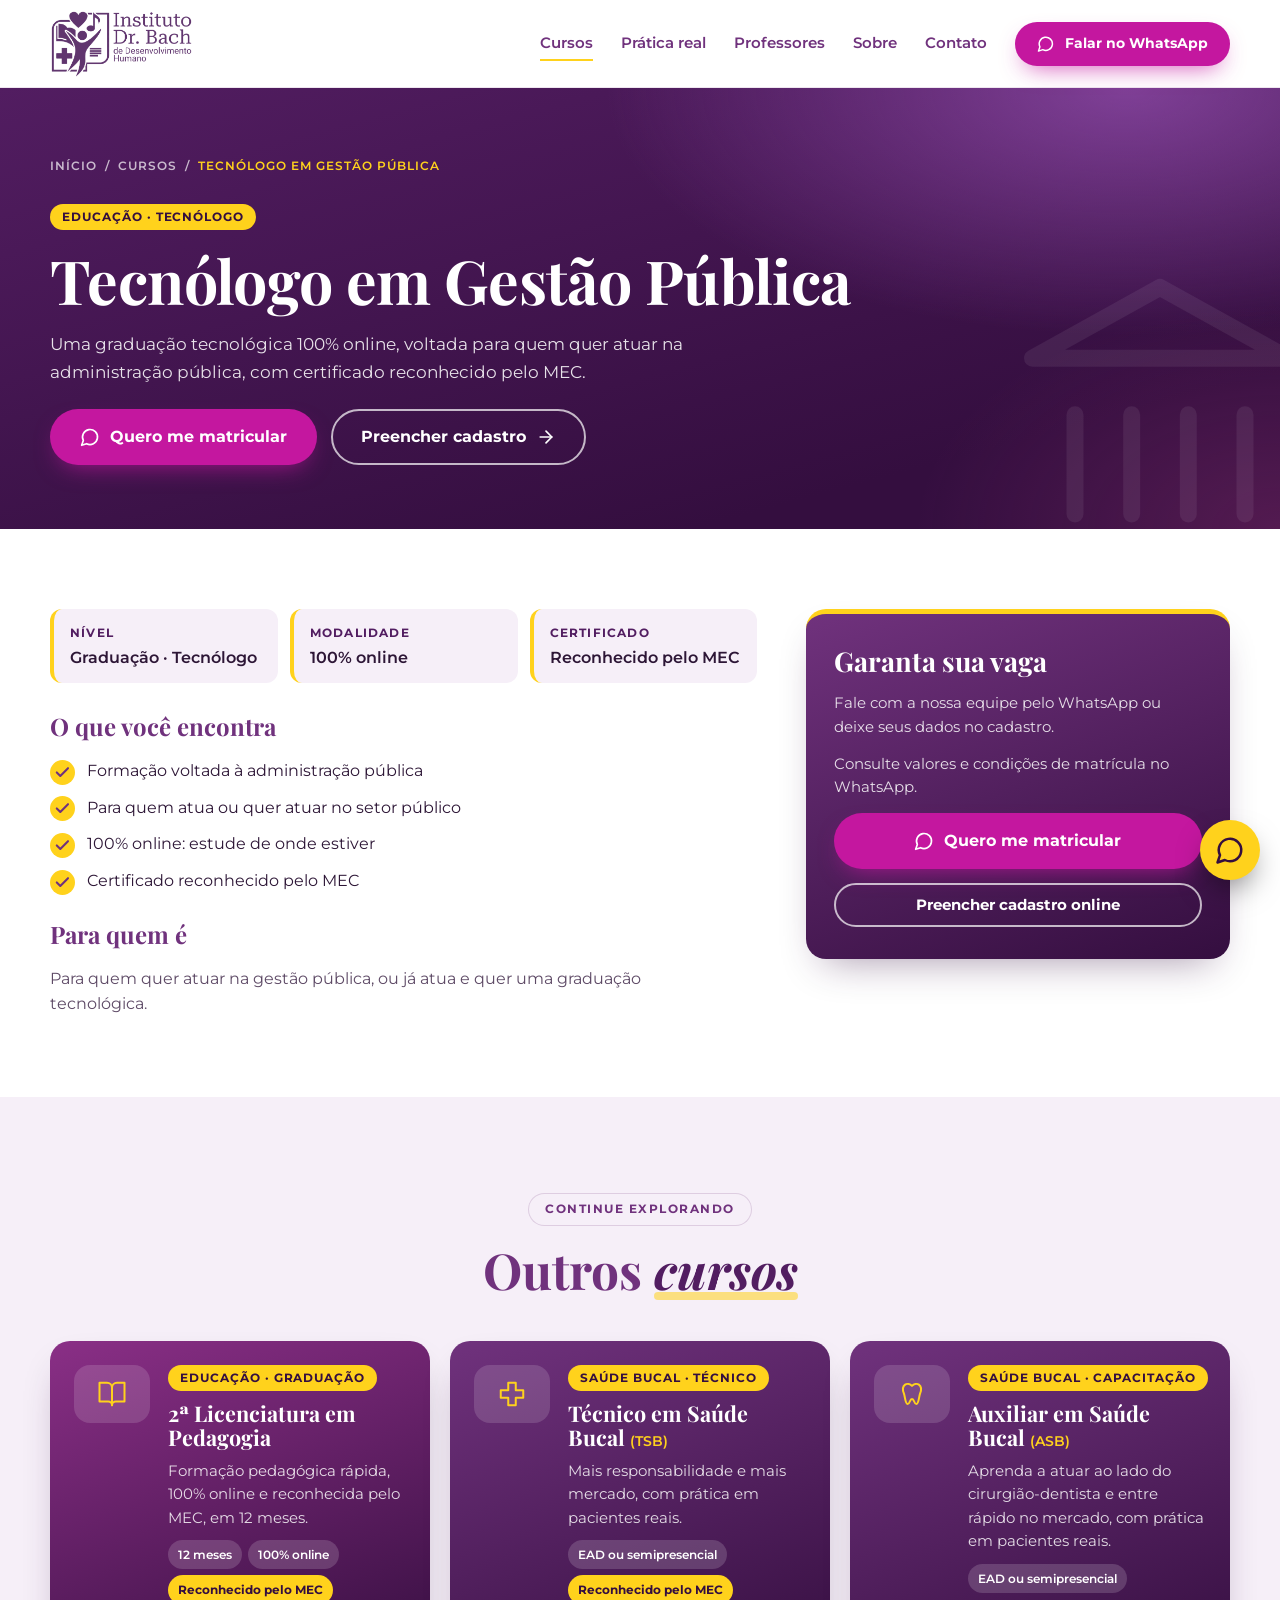
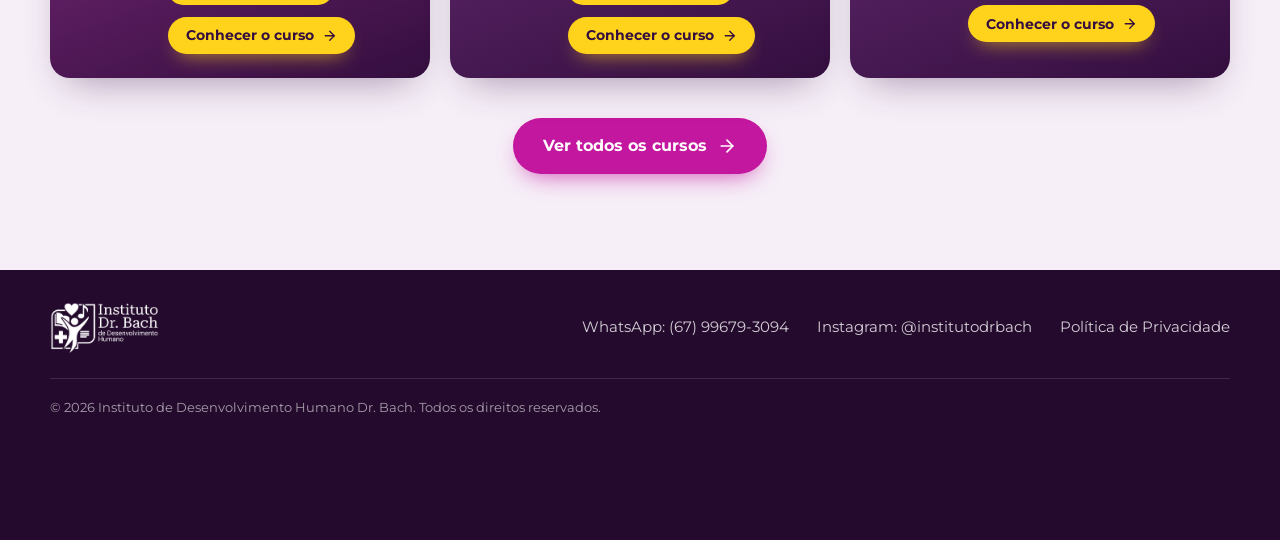
<file: curso-gestao-publica.html>
<!DOCTYPE html>
<html lang="pt-BR">
<head>
  <meta charset="utf-8">
  <meta name="viewport" content="width=device-width, initial-scale=1">
  <title>Tecnólogo em Gestão Pública | Instituto Dr. Bach</title>
  <meta name="description" content="Uma graduação tecnológica 100% online, voltada para quem quer atuar na administração pública, com certificado reconhecido pelo MEC.">
  <meta name="theme-color" content="#340E3F">
  <meta property="og:type" content="website">
  <meta property="og:locale" content="pt_BR">
  <meta property="og:site_name" content="Instituto de Desenvolvimento Humano Dr. Bach">
  <meta property="og:title" content="Tecnólogo em Gestão Pública | Instituto Dr. Bach">
  <meta property="og:description" content="Uma graduação tecnológica 100% online, voltada para quem quer atuar na administração pública, com certificado reconhecido pelo MEC.">
  <meta property="og:image" content="assets/og.jpg">
  <meta name="twitter:card" content="summary_large_image">
  <meta name="twitter:title" content="Tecnólogo em Gestão Pública | Instituto Dr. Bach">
  <meta name="twitter:description" content="Uma graduação tecnológica 100% online, voltada para quem quer atuar na administração pública, com certificado reconhecido pelo MEC.">
  <meta name="twitter:image" content="assets/og.jpg">
  <link rel="icon" href="data:image/svg+xml,%3Csvg xmlns='http://www.w3.org/2000/svg' viewBox='0 0 24 24' fill='%2370327D'%3E%3Cpath d='M19 14c1.49-1.46 3-3.21 3-5.5A5.5 5.5 0 0 0 16.5 3c-1.76 0-3 .5-4.5 2-1.5-1.5-2.74-2-4.5-2A5.5 5.5 0 0 0 2 8.5c0 2.3 1.5 4.05 3 5.5l7 7Z'/%3E%3C/svg%3E">
  <link rel="preconnect" href="https://fonts.googleapis.com">
  <link rel="preconnect" href="https://fonts.gstatic.com" crossorigin>
  <link href="https://fonts.googleapis.com/css2?family=Montserrat:wght@400;500;600;700;800&family=Playfair+Display:ital,wght@0,600;0,700;0,800;1,600;1,700&family=Work+Sans:wght@400;500;600;700&family=Fraunces:ital,wght@0,700;1,700&display=swap" rel="stylesheet">
<script type="application/ld+json">{"@context":"https://schema.org","@type":"Course","name":"Tecnólogo em Gestão Pública","description":"Uma graduação tecnológica 100% online, voltada para quem quer atuar na administração pública, com certificado reconhecido pelo MEC.","provider":{"@type":"EducationalOrganization","name":"Instituto de Desenvolvimento Humano Dr. Bach"},"hasCourseInstance":{"@type":"CourseInstance","courseMode":"online"}}</script>
<style>
/* ==========================================================
   Instituto Dr. Bach — identidade visual
   Roxo + roxo escuro + amarelo/dourado + branco
   Títulos: Playfair Display · Textos: Montserrat
   ========================================================== */

:root {
  --roxo: #70327D;
  --roxo-escuro: #340E3F;
  --roxo-medio: #521D61;
  --violeta: #8E4AA8;   /* luz do degradê: violeta mais claro */
  --magenta: #C2478F;   /* rosa/magenta: cor de campanha, uso pontual */
  --ouro: #FFD21C;
  --branco: #FFFFFF;
  --lilas: #F6EFF8;
  --texto: #2D1636;
  --texto-suave: #5E4A66;

  --serif: 'Playfair Display', Georgia, 'Times New Roman', serif;
  --sans: 'Montserrat', Arial, Helvetica, sans-serif;

  --raio: 20px;
  --sombra: 0 18px 40px -18px rgba(52, 14, 63, .45);
  --topo-h: 88px;
}

*, *::before, *::after { box-sizing: border-box; }

html { scroll-behavior: smooth; scroll-padding-top: calc(var(--topo-h) + 8px); }

body {
  margin: 0;
  font-family: var(--sans);
  font-size: 16px;
  line-height: 1.6;
  color: var(--texto);
  background: var(--branco);
  -webkit-font-smoothing: antialiased;
}

img { max-width: 100%; height: auto; display: block; }
a { color: inherit; }
h1, h2, h3, h4 { margin: 0; font-family: var(--serif); line-height: 1.12; }
p { margin: 0; }
ul, ol { list-style: none; margin: 0; padding: 0; }

.container { width: min(1180px, 100% - 40px); margin-inline: auto; }

.i {
  width: 1.25em; height: 1.25em; flex: none;
  fill: none; stroke: currentColor; stroke-width: 2;
  stroke-linecap: round; stroke-linejoin: round;
}

:focus-visible { outline: 3px solid var(--ouro); outline-offset: 3px; border-radius: 6px; }

.skip {
  position: absolute; left: 12px; top: -60px; z-index: 100;
  background: var(--ouro); color: var(--roxo-escuro); padding: 10px 16px;
  border-radius: 10px; font-weight: 700; text-decoration: none;
}
.skip:focus { top: 12px; }

/* ---------- botões e etiquetas ---------- */
.btn {
  display: inline-flex; align-items: center; justify-content: center; gap: 10px;
  padding: 12px 22px; border-radius: 999px; border: 2px solid transparent;
  font: 700 .95rem/1 var(--sans); text-decoration: none; cursor: pointer;
  transition: transform .2s ease, box-shadow .2s ease, background .2s ease, color .2s ease;
}
.btn--lg { padding: 16px 28px; font-size: 1rem; }
.btn--ouro { background: var(--ouro); color: var(--roxo-escuro); box-shadow: 0 10px 24px -10px rgba(255, 210, 28, .7); }
.btn--ouro:hover { transform: translateY(-2px); background: #ffdb45; }
.btn--borda { border-color: rgba(255, 255, 255, .7); color: var(--branco); }
.btn--borda:hover { background: var(--branco); color: var(--roxo-escuro); transform: translateY(-2px); }
.btn--roxo { background: var(--roxo); color: var(--branco); box-shadow: 0 10px 24px -12px rgba(52, 14, 63, .7); }
.btn--roxo:hover { transform: translateY(-2px); background: var(--roxo-medio); }

.pill {
  display: inline-block; padding: 7px 20px; border-radius: 999px;
  font: 600 1.05rem/1.2 var(--serif);
}
/* "olhos" de destaque: sans em caixa alta, como nos rótulos dos flyers */
.pill--ouro { background: var(--ouro); color: var(--roxo-escuro); font: 700 .8rem/1.2 var(--sans); letter-spacing: .14em; text-transform: uppercase; padding: 9px 20px; }
.pill--roxo { background: var(--lilas); color: var(--roxo); font: 700 .78rem/1.2 var(--sans); letter-spacing: .12em; text-transform: uppercase; padding: 8px 16px; border: 1px solid rgba(112, 50, 125, .18); }

/* ---------- cabeçalho ---------- */
.topo {
  position: sticky; top: 0; z-index: 50; height: var(--topo-h);
  background: rgba(255, 255, 255, .96); backdrop-filter: blur(8px);
  border-bottom: 1px solid rgba(112, 50, 125, .12);
}
.topo__in { height: 100%; display: flex; align-items: center; justify-content: space-between; gap: 24px; }
.topo__logo img { height: 68px; width: auto; }

.nav { display: flex; align-items: center; gap: 28px; }
.nav > a:not(.btn) {
  font-weight: 600; font-size: .92rem; text-decoration: none; color: var(--roxo);
  position: relative; padding: 6px 0;
}
.nav > a:not(.btn)::after {
  content: ''; position: absolute; left: 0; bottom: 0; height: 2px; width: 0;
  background: var(--ouro); transition: width .25s ease;
}
.nav > a:not(.btn):hover::after, .nav > a[aria-current="page"]::after { width: 100%; }
.nav__cta { padding: 11px 20px; font-size: .88rem; }

.menu-btn {
  display: none; width: 46px; height: 46px; border-radius: 12px; border: 0;
  background: var(--roxo); color: var(--branco); cursor: pointer; align-items: center; justify-content: center;
}
.menu-btn .i { width: 24px; height: 24px; }
.menu-btn .i--close { display: none; }
.menu-btn[aria-expanded="true"] .i--open { display: none; }
.menu-btn[aria-expanded="true"] .i--close { display: block; }

/* ---------- hero ---------- */
.hero {
  position: relative; overflow: hidden; color: var(--branco);
  background:
    radial-gradient(900px 500px at 85% 10%, rgba(142, 74, 168, .8), transparent 65%),
    radial-gradient(600px 380px at 100% 95%, rgba(194, 71, 143, .2), transparent 70%),
    linear-gradient(165deg, var(--roxo-medio) 0%, var(--roxo-escuro) 70%, #260a30 100%);
  padding: 64px 0 0;
}
.hero__deco .deco { position: absolute; fill: none; stroke: rgba(255, 255, 255, .07); stroke-width: 1.2; stroke-linecap: round; stroke-linejoin: round; }
.deco--heart { width: 340px; height: 340px; left: -90px; top: 40px; }
.deco--note { width: 220px; height: 220px; right: 36%; top: -40px; transform: rotate(12deg); }
.deco--cross { width: 260px; height: 260px; right: -60px; bottom: 90px; }

.hero__grid { position: relative; display: grid; grid-template-columns: 1.15fr .85fr; align-items: end; gap: 24px; }
.hero__texto { padding-bottom: 48px; align-self: center; }
.hero__titulo {
  font-size: clamp(2.6rem, 6vw, 4.6rem); font-weight: 700; margin: 22px 0 20px; letter-spacing: -.01em;
}
.hero__lead { max-width: 52ch; font-size: 1.08rem; color: rgba(255, 255, 255, .88); }
.hero__pontos { margin: 24px 0 30px; display: grid; gap: 10px; }
.hero__pontos li { display: flex; align-items: center; gap: 10px; font-weight: 500; }
.hero__pontos .i { color: var(--ouro); stroke-width: 3; }
.hero__acoes { display: flex; flex-wrap: wrap; gap: 14px; }

.hero__foto { position: relative; justify-self: end; width: min(100%, 420px); align-self: end; }
/* a foto se dissolve no fundo roxo: fade no topo, na base e nas laterais */
.hero__foto img {
  width: 100%;
  -webkit-mask-image: linear-gradient(180deg, transparent 0%, #000 26%, #000 70%, transparent 100%), linear-gradient(90deg, transparent 0%, #000 22%, #000 90%, transparent 100%);
  -webkit-mask-composite: source-in;
  mask-image: linear-gradient(180deg, transparent 0%, #000 26%, #000 70%, transparent 100%), linear-gradient(90deg, transparent 0%, #000 22%, #000 90%, transparent 100%);
  mask-composite: intersect;
}

.parceria { display: flex; align-items: center; gap: 14px; }
.parceria__rotulo { font-size: .78rem; text-transform: uppercase; letter-spacing: .12em; color: rgba(255, 255, 255, .7); }
.parceria--rodape { margin-top: 20px; }
.parceria__marca { font: 800 1.35rem/1 var(--sans); letter-spacing: .04em; padding: 8px 16px; border: 2px solid rgba(255, 255, 255, .85); border-radius: 10px; }

/* ---------- faixa de credenciais ---------- */
.faixa { background: var(--roxo); color: var(--branco); }
.faixa__grid { display: grid; grid-template-columns: repeat(4, 1fr); gap: 0; }
.faixa__item { display: flex; align-items: center; gap: 14px; padding: 22px 18px; border-left: 1px solid rgba(255, 255, 255, .16); }
.faixa__item:first-child { border-left: 0; padding-left: 0; }
.faixa__item .i { width: 32px; height: 32px; color: var(--ouro); }
.faixa__item strong { display: block; font-size: .95rem; line-height: 1.3; }
.faixa__item span { display: block; font-size: .8rem; color: rgba(255, 255, 255, .75); line-height: 1.4; margin-top: 2px; }

/* ---------- seções ---------- */
.secao { padding: 96px 0; }
.secao--lilas { background: var(--lilas); }
.secao__cab { max-width: 720px; margin: 0 auto 44px; text-align: center; display: grid; gap: 16px; justify-items: center; }
.secao__titulo { font-size: clamp(2rem, 4.2vw, 3.1rem); font-weight: 700; color: var(--roxo); }
.secao__titulo em { font-style: italic; color: var(--roxo-medio); position: relative; isolation: isolate; white-space: nowrap; }
.secao__titulo em::after { content: ''; position: absolute; left: 0; right: 0; bottom: 2px; height: 8px; background: var(--ouro); opacity: .55; z-index: -1; border-radius: 4px; }
.secao__lead { color: var(--texto-suave); font-size: 1.05rem; }

/* ---------- filtros ---------- */
.filtros { display: flex; flex-wrap: wrap; justify-content: center; gap: 10px; margin-bottom: 36px; }
.filtro {
  font: 600 .9rem/1 var(--sans); padding: 12px 22px; border-radius: 999px; cursor: pointer;
  border: 2px solid rgba(112, 50, 125, .25); background: transparent; color: var(--roxo);
  transition: all .2s ease;
}
.filtro:hover { border-color: var(--roxo); }
.filtro.is-ativo { background: var(--roxo); border-color: var(--roxo); color: var(--branco); }

/* ---------- cursos ---------- */
/* cards mais largos que altos: ícone num selo arredondado à esquerda, texto e botão à direita.
   o card inteiro é o link (não tem outro link dentro dele). */
.cursos { display: grid; grid-template-columns: repeat(auto-fill, minmax(340px, 1fr)); gap: 20px; }
.curso {
  position: relative; display: flex; align-items: flex-start; gap: 18px;
  padding: 24px; border-radius: var(--raio); color: var(--branco); text-decoration: none;
  background: linear-gradient(160deg, var(--roxo) 0%, var(--roxo-escuro) 100%);
  box-shadow: var(--sombra); transition: transform .25s ease, box-shadow .25s ease;
}
.curso:hover, .curso:focus-visible { transform: translateY(-6px); }
.curso.is-oculto { display: none; }
.curso__marca {
  flex: none; display: grid; place-items: center; width: 76px; height: 58px;
  border-radius: 16px; background: rgba(255, 255, 255, .14);
}
.curso__marca .i {
  width: 30px; height: 30px; fill: none; stroke: var(--ouro); stroke-width: 1.6;
  stroke-linecap: round; stroke-linejoin: round;
}
.curso__corpo { display: flex; flex-direction: column; align-items: flex-start; gap: 10px; min-width: 0; }
.tag {
  align-self: flex-start; background: var(--ouro); color: var(--roxo-escuro);
  font: 700 .7rem/1 var(--sans); letter-spacing: .08em; text-transform: uppercase;
  padding: 7px 12px; border-radius: 999px; position: relative;
}
.tag--claro { background: var(--branco); }
.curso h3 { font-size: 1.35rem; font-weight: 700; }
.curso h3 small { font: 600 .85rem var(--sans); color: var(--ouro); }
.curso p { color: rgba(255, 255, 255, .84); font-size: .92rem; }
.curso__cta {
  display: inline-flex; align-items: center; gap: 8px; margin-top: 2px;
  background: var(--ouro); color: var(--roxo-escuro); font: 700 .88rem/1 var(--sans);
  padding: 11px 18px; border-radius: 999px; box-shadow: 0 10px 20px -10px rgba(255, 210, 28, .7);
  transition: background .2s ease, transform .2s ease;
}
.curso:hover .curso__cta, .curso:focus-visible .curso__cta { background: #ffdb45; transform: translateX(3px); }
.curso__cta .i { width: 1.1em; height: 1.1em; }
/* cor por área (campanha): educação puxa para o magenta, gestão para o roxo médio */
.curso[data-area="educacao"] { background: linear-gradient(160deg, #8A2F86 0%, var(--roxo-escuro) 100%); }
.curso[data-area="gestao"] { background: linear-gradient(160deg, var(--roxo-medio) 0%, #2a0b33 100%); }

/* ---------- cabeçalho de cada página interna ---------- */
.pagina-topo {
  position: relative; overflow: hidden; color: var(--branco); padding: 56px 0 64px;
  background:
    radial-gradient(800px 380px at 88% 0%, rgba(142, 74, 168, .8), transparent 65%),
    radial-gradient(520px 320px at 100% 100%, rgba(194, 71, 143, .22), transparent 70%),
    linear-gradient(165deg, var(--roxo-medio) 0%, var(--roxo-escuro) 80%);
}
.pagina-topo .container { position: relative; display: grid; gap: 16px; justify-items: start; }
.pagina-topo__marca {
  position: absolute; right: -50px; bottom: -70px; width: 340px; height: 340px;
  fill: none; stroke: rgba(255, 255, 255, .07); stroke-width: 1.2; stroke-linecap: round; stroke-linejoin: round;
}
.pagina-topo__titulo { font-size: clamp(2.2rem, 5.2vw, 3.8rem); font-weight: 700; letter-spacing: -.01em; }
.pagina-topo__titulo small { font: 600 1.2rem var(--sans); color: var(--ouro); letter-spacing: 0; }
.pagina-topo__lead { max-width: 62ch; font-size: 1.08rem; color: rgba(255, 255, 255, .88); }
.pagina-topo__acoes { display: flex; flex-wrap: wrap; gap: 14px; margin-top: 8px; }

.migalhas { display: flex; flex-wrap: wrap; gap: 8px; font-size: .78rem; font-weight: 600; letter-spacing: .08em; text-transform: uppercase; color: rgba(255, 255, 255, .7); }
.migalhas a { text-decoration: none; }
.migalhas a:hover { color: var(--ouro); }
.migalhas [aria-current] { color: var(--ouro); }

.secao__mais { text-align: center; margin-top: 40px; }

/* ---------- página de cada curso (informações) ---------- */
.cs { padding: 80px 0; }
.cs__grid { display: grid; grid-template-columns: minmax(0, 1.25fr) minmax(0, .75fr); gap: 48px; align-items: start; }
.cs__info { display: grid; gap: 18px; justify-items: start; }

.cs__voltar { display: inline-flex; align-items: center; gap: 8px; font-size: .88rem; font-weight: 700; color: var(--roxo); text-decoration: none; }
.cs__voltar .i { transition: transform .2s ease; }
.cs__voltar:hover .i { transform: translateX(5px); }

.cs__fatos { width: 100%; margin: 0 0 4px; display: grid; grid-template-columns: repeat(auto-fit, minmax(210px, 1fr)); gap: 12px; }
.cs__fatos div { background: var(--lilas); border-left: 4px solid var(--ouro); border-radius: 12px; padding: 14px 16px; }
.cs__fatos dt { font-size: .72rem; font-weight: 700; letter-spacing: .1em; text-transform: uppercase; color: var(--roxo-medio); }
.cs__fatos dd { margin: 4px 0 0; font-weight: 600; color: var(--texto); line-height: 1.4; }

.cs__sub { font-size: 1.5rem; color: var(--roxo); margin-top: 8px; }
.cs__lista { display: grid; gap: 10px; }
.cs__lista li { display: flex; gap: 12px; align-items: flex-start; }
.cs__lista .i { margin-top: .12em; color: var(--roxo); stroke-width: 3; background: var(--ouro); border-radius: 50%; padding: 4px; width: 1.55em; height: 1.55em; }
.cs__texto { color: var(--texto-suave); max-width: 62ch; }

.cs__insc {
  position: sticky; top: calc(var(--topo-h) + 20px);
  display: grid; gap: 14px; padding: 32px 28px; border-radius: var(--raio); color: var(--branco);
  background: linear-gradient(160deg, var(--roxo) 0%, var(--roxo-escuro) 100%);
  box-shadow: var(--sombra); border-top: 5px solid var(--ouro);
}
.cs__insc h2 { font-size: 1.7rem; }
.cs__insc > p { color: rgba(255, 255, 255, .85); font-size: .95rem; }
.cs__zap { color: var(--ouro); font-weight: 600; font-size: .9rem; text-align: center; text-decoration: underline; text-underline-offset: 4px; }
.cs__zap:hover { color: var(--branco); }

/* ---------- página de cadastro ---------- */
.insc__grid { display: grid; grid-template-columns: minmax(0, 1.1fr) minmax(0, .9fr); gap: 48px; align-items: start; }
.insc__form { position: static; padding: 36px 32px; }
.form__duplo { display: grid; grid-template-columns: 1fr 1fr; gap: 14px; }
.confirmacao {
  display: flex; gap: 14px; align-items: flex-start; margin-top: 8px; padding: 18px 20px; border-radius: 14px;
  background: rgba(255, 210, 28, .14); border: 1px solid rgba(255, 210, 28, .5);
}
.confirmacao[hidden] { display: none; }
.confirmacao .i { color: var(--roxo-escuro); background: var(--ouro); border-radius: 50%; padding: 5px; width: 2em; height: 2em; stroke-width: 3; }
.confirmacao p { font-size: .92rem; color: rgba(255, 255, 255, .9); }
.confirmacao a { color: var(--ouro); font-weight: 700; }
.insc__lado { display: grid; gap: 22px; justify-items: start; }
.passos { display: grid; gap: 18px; width: 100%; }
.passos li { display: flex; gap: 16px; align-items: flex-start; }
.passos__n { flex: none; display: grid; place-items: center; width: 42px; height: 42px; border-radius: 50%; background: var(--roxo); color: var(--ouro); font: 700 1.2rem var(--serif); }
.passos strong { display: block; font-family: var(--serif); font-size: 1.15rem; color: var(--roxo); }
.passos p { color: var(--texto-suave); font-size: .95rem; }
.insc__ajuda { display: grid; gap: 8px; justify-items: start; padding: 22px; border-radius: var(--raio); background: var(--lilas); border-left: 5px solid var(--ouro); width: 100%; }
.insc__ajuda strong { font: 700 1.2rem var(--serif); color: var(--roxo); }
.insc__ajuda p { color: var(--texto-suave); font-size: .95rem; }

/* ---------- sobre e contato ---------- */
.sobre__grid { display: grid; grid-template-columns: minmax(0, .9fr) minmax(0, 1.1fr); gap: 56px; align-items: start; }
.sobre__texto { display: grid; gap: 16px; justify-items: start; }
.sobre__texto .secao__titulo { text-align: left; }
.sobre__corpo { display: grid; gap: 16px; justify-items: start; color: var(--texto-suave); font-size: 1.05rem; }
.ccard {
  display: grid; gap: 8px; justify-items: start; align-content: start; padding: 30px 26px; border-radius: var(--raio);
  background: var(--lilas); border-top: 4px solid var(--ouro); text-decoration: none;
  box-shadow: 0 10px 30px -18px rgba(52, 14, 63, .35); transition: transform .25s ease;
}
a.ccard:hover { transform: translateY(-5px); }
.ccard__ic { display: grid; place-items: center; width: 54px; height: 54px; border-radius: 16px; background: var(--roxo); color: var(--branco); margin-bottom: 6px; }
.ccard h2 { font-size: 1.4rem; color: var(--roxo); }
.ccard strong { font-size: 1.1rem; color: var(--texto); }
.ccard__desc { color: var(--texto-suave); font-size: .92rem; }
.ccard__link { font-weight: 700; font-size: .9rem; color: var(--roxo); text-decoration: underline; text-underline-offset: 3px; }
.ccard__link:hover { color: var(--roxo-medio); }
.secao--lilas .ccard { background: var(--branco); }

/* ---------- localização e contato ---------- */
.local__grid { display: grid; grid-template-columns: minmax(0, .85fr) minmax(0, 1.15fr); gap: 28px; align-items: stretch; }
.local__cards { display: grid; gap: 16px; align-content: start; }
.local__cards .ccard { grid-template-columns: 54px 1fr; column-gap: 18px; row-gap: 2px; align-items: center; padding: 22px 24px; }
.local__cards .ccard__ic { grid-row: 1 / span 4; margin: 0; align-self: start; }
.local__cards .ccard > :not(.ccard__ic) { grid-column: 2; }
.local__mapa { position: relative; min-height: 440px; border-radius: var(--raio); overflow: hidden; background: var(--lilas); box-shadow: var(--sombra); border: 4px solid var(--branco); }
.local__mapa iframe { position: absolute; inset: 0; width: 100%; height: 100%; border: 0; }
@media (max-width: 960px) {
  .local__grid { grid-template-columns: 1fr; }
  .local__mapa { min-height: 340px; }
}

/* ---------- formulário de inscrição ---------- */
.form { display: grid; gap: 14px; margin-top: 6px; }
.campo { display: grid; gap: 6px; }
.campo[hidden] { display: none; }
.campo span { font-size: .8rem; font-weight: 700; letter-spacing: .04em; }
.campo em { font-style: normal; font-weight: 500; opacity: .75; }
.campo input, .campo select, .campo textarea {
  width: 100%; font: 500 1rem var(--sans); color: var(--texto);
  padding: 13px 14px; border-radius: 12px; border: 2px solid transparent; background: var(--branco);
}
.campo textarea { resize: vertical; min-height: 84px; }
.campo input::placeholder, .campo textarea::placeholder { color: #8b7a92; }
.campo input:focus-visible, .campo select:focus-visible, .campo textarea:focus-visible { outline: 3px solid var(--ouro); outline-offset: 1px; border-radius: 12px; }
.campo input:user-invalid { border-color: #ff8a8a; }
.form__enviar { width: 100%; margin-top: 4px; }
.form__nota { font-size: .76rem; color: rgba(255, 255, 255, .7); line-height: 1.5; }

/* ---------- mercado ---------- */
.mercado {
  position: relative; overflow: hidden; color: var(--branco); padding: 80px 0;
  background:
    radial-gradient(700px 320px at 10% 20%, rgba(142, 74, 168, .8), transparent 70%),
    linear-gradient(120deg, var(--roxo-escuro), var(--roxo-medio));
}
.mercado__grid { display: grid; grid-template-columns: .8fr 1.2fr; gap: 48px; align-items: center; }
.mercado__num { display: flex; flex-wrap: wrap; align-items: baseline; column-gap: 4px; }
.mercado__mais, .mercado__valor { font: 800 clamp(3.4rem, 8vw, 6rem)/1 var(--serif); color: var(--ouro); }
.mercado__rotulo { flex-basis: 100%; margin-top: 10px; font-weight: 600; letter-spacing: .04em; text-transform: uppercase; font-size: .85rem; color: rgba(255, 255, 255, .85); }
.mercado__texto { display: grid; gap: 18px; justify-items: start; }
.mercado__texto h2 { font-size: clamp(1.7rem, 3.4vw, 2.5rem); }
.mercado__texto p { color: rgba(255, 255, 255, .88); max-width: 56ch; }
.mercado__texto strong { color: var(--ouro); }

/* ---------- diferenciais ---------- */
.difs { display: grid; grid-template-columns: repeat(auto-fit, minmax(240px, 1fr)); gap: 22px; }
.dif { background: var(--branco); border-radius: var(--raio); padding: 30px 26px; box-shadow: 0 10px 30px -18px rgba(52, 14, 63, .35); border-top: 4px solid var(--ouro); }
.dif__icone { display: grid; place-items: center; width: 56px; height: 56px; border-radius: 16px; background: var(--roxo); color: var(--branco); margin-bottom: 18px; }
.dif__icone .i { width: 26px; height: 26px; }
.dif h3 { font-size: 1.35rem; color: var(--roxo); margin-bottom: 10px; }
.dif p { color: var(--texto-suave); font-size: .95rem; }

/* ---------- equipe ---------- */
.equipe { display: grid; grid-template-columns: repeat(auto-fit, minmax(300px, 1fr)); gap: 24px; max-width: 860px; margin: 0 auto; }
.pessoa { display: flex; align-items: center; gap: 22px; padding: 26px; border-radius: var(--raio); background: var(--lilas); border: 1px solid rgba(112, 50, 125, .14); }
.pessoa__foto {
  flex: none; width: 96px; height: 96px; border-radius: 50%; display: grid; place-items: center;
  background: linear-gradient(160deg, var(--roxo), var(--roxo-escuro)); color: var(--ouro);
  font: 700 1.9rem var(--serif); border: 4px solid var(--branco); box-shadow: 0 8px 20px -8px rgba(52, 14, 63, .6);
}
.pessoa__cargo { font-size: .78rem; font-weight: 700; letter-spacing: .1em; text-transform: uppercase; color: var(--roxo-medio); }
.pessoa h3 { font-size: 1.45rem; color: var(--roxo); margin: 4px 0; }
.pessoa__reg { font-size: .88rem; color: var(--texto-suave); font-weight: 500; }

/* ---------- contato ---------- */
.contato {
  position: relative; overflow: hidden; color: var(--branco); padding: 88px 0;
  background:
    radial-gradient(800px 400px at 90% 0%, rgba(142, 74, 168, .8), transparent 65%),
    linear-gradient(160deg, var(--roxo-medio), var(--roxo-escuro));
}
.contato__in { display: flex; flex-wrap: wrap; align-items: center; justify-content: space-between; gap: 36px; }
.contato__texto { display: grid; gap: 18px; justify-items: start; max-width: 560px; }
.contato__texto h2 { font-size: clamp(2.2rem, 5vw, 3.6rem); }
.contato__texto p { color: rgba(255, 255, 255, .88); }
.contato__acoes { display: grid; gap: 14px; }

/* ---------- rodapé ---------- */
.rodape { background: #240a2d; color: rgba(255, 255, 255, .8); padding: 32px 0; font-size: .92rem; }
.rodape__simples { display: flex; flex-wrap: wrap; align-items: center; justify-content: space-between; gap: 18px 32px; }
.rodape__logo img { height: 52px; width: auto; }
.rodape__links { display: flex; flex-wrap: wrap; gap: 8px 28px; }
.rodape a { text-decoration: none; }
.rodape a:hover { color: var(--ouro); }
.rodape__base { border-top: 1px solid rgba(255, 255, 255, .12); margin-top: 24px; padding: 18px 0 90px; font-size: .82rem; color: rgba(255, 255, 255, .6); }

/* ---------- botão flutuante ---------- */
.zap {
  position: fixed; right: 20px; bottom: 20px; z-index: 60; width: 60px; height: 60px; border-radius: 50%;
  display: grid; place-items: center; background: var(--ouro); color: var(--roxo-escuro);
  box-shadow: 0 14px 30px -8px rgba(0, 0, 0, .5); transition: transform .2s ease;
}
.zap .i { width: 30px; height: 30px; }
.zap:hover { transform: scale(1.08); }

/* ---------- animação de entrada ---------- */
.js .reveal { opacity: 0; transform: translateY(22px); transition: opacity .7s ease, transform .7s ease; }
.js .reveal.is-visivel { opacity: 1; transform: none; }

@media (prefers-reduced-motion: reduce) {
  html { scroll-behavior: auto; }
  .js .reveal { opacity: 1; transform: none; transition: none; }
  * { transition-duration: .01ms !important; }
}

/* ---------- responsivo ---------- */
@media (max-width: 960px) {
  .hero__grid { grid-template-columns: 1fr; }
  .hero__foto { justify-self: center; width: min(100%, 380px); }
  .hero__texto { padding-bottom: 8px; }
  .faixa__grid { grid-template-columns: repeat(2, 1fr); }
  .faixa__item:nth-child(3) { border-left: 0; padding-left: 0; }
  .faixa__item:nth-child(n+3) { border-top: 1px solid rgba(255, 255, 255, .16); }
  .mercado__grid { grid-template-columns: 1fr; gap: 28px; }
  .cs__grid, .insc__grid, .sobre__grid { grid-template-columns: 1fr; gap: 36px; }
  .cs__insc { position: static; }
}

@media (max-width: 820px) {
  .menu-btn { display: inline-flex; }
  .nav {
    position: absolute; left: 0; right: 0; top: var(--topo-h); flex-direction: column; align-items: stretch; gap: 0;
    background: var(--branco); padding: 8px 20px 20px; border-bottom: 1px solid rgba(112, 50, 125, .12);
    box-shadow: 0 20px 30px -20px rgba(52, 14, 63, .4);
    display: none;
  }
  .nav.is-aberto { display: flex; }
  .nav > a:not(.btn) { padding: 14px 4px; border-bottom: 1px solid rgba(112, 50, 125, .1); }
  .nav > a:not(.btn)::after { display: none; }
  .nav__cta { margin-top: 16px; }
}

@media (max-width: 560px) {
  .secao { padding: 68px 0; }
  .cs { padding: 64px 0; }
  .cs__insc, .insc__form { padding: 26px 20px; }
  .form__duplo { grid-template-columns: 1fr; }
  .pagina-topo { padding: 40px 0 48px; }
  .pagina-topo__acoes .btn { width: 100%; }
  .hero { padding-top: 40px; }
  :root { --topo-h: 76px; }
  .topo__logo img { height: 56px; }
  .faixa__grid { grid-template-columns: 1fr; }
  .faixa__item, .faixa__item:nth-child(3) { border-left: 0; padding: 16px 0; }
  .faixa__item:nth-child(n+2) { border-top: 1px solid rgba(255, 255, 255, .16); }
  .hero__acoes .btn, .contato__acoes .btn { width: 100%; }
  .pessoa { flex-direction: column; text-align: center; }
  .contato__acoes { width: 100%; }
}

/* ==========================================================
   v2 — identidade (magenta nos botões), novas seções e páginas
   ========================================================== */
:root {
  --magenta: #C4179F;          /* botão principal: branco sobre ele passa de 5:1 */
  --magenta-escuro: #A30F82;
}

/* ---------- botões ---------- */
.btn--magenta { background: var(--magenta); color: var(--branco); box-shadow: 0 10px 24px -10px rgba(196, 23, 159, .8); }
.btn--magenta:hover { transform: translateY(-2px); background: var(--magenta-escuro); }
.btn--contorno { border-color: var(--roxo); color: var(--roxo); }
.btn--contorno:hover { background: var(--roxo); color: var(--branco); transform: translateY(-2px); }
.btn--bloco { width: 100%; }

/* ---------- hero ---------- */
.hero__titulo {
  font-family: var(--sans); text-transform: uppercase; font-weight: 800; line-height: 1.04;
  letter-spacing: -.015em; font-size: clamp(2rem, 5.2vw, 3.9rem); margin: 20px 0 18px;
}
.hero__titulo .leve, .pratica__titulo .leve { font-weight: 500; }
.destaque { font-family: var(--serif); font-style: italic; font-weight: 700; text-transform: none; letter-spacing: 0; color: var(--ouro); }
.selos { display: flex; flex-wrap: wrap; gap: 10px; margin: 22px 0 28px; }
.selo {
  display: inline-flex; align-items: center; gap: 8px; padding: 8px 14px; border-radius: 999px;
  background: rgba(255, 255, 255, .12); border: 1px solid rgba(255, 255, 255, .28); font-weight: 600; font-size: .85rem;
}
.selo .i { color: var(--ouro); width: 1.1em; height: 1.1em; stroke-width: 2.4; }

.turma { background: linear-gradient(90deg, var(--magenta), #8A1A9A); color: var(--branco); }
.turma__in { display: flex; flex-wrap: wrap; align-items: center; justify-content: center; gap: 6px 22px; padding: 14px 0; font-weight: 700; text-align: center; }
.turma__in a { color: var(--branco); font-weight: 800; text-decoration: underline; text-underline-offset: 4px; }
.turma__in a:hover { color: var(--ouro); }

/* ---------- diferenciais compactos ---------- */
.secao--compacta { padding: 72px 0; }

/* ---------- cursos: chips, mais opções ---------- */
.curso__meta { display: flex; flex-wrap: wrap; gap: 6px; position: relative; }
.curso__meta li { font-size: .72rem; font-weight: 600; padding: 5px 10px; border-radius: 999px; background: rgba(255, 255, 255, .16); }
.curso__meta .mec { background: var(--ouro); color: var(--roxo-escuro); font-weight: 700; }
.curso__bloco { margin-top: 64px; }
/* lista + foto ao lado, com um botão de WhatsApp só no final (em vez de um card por item) */
.oferecemos { display: grid; grid-template-columns: minmax(0, 1.15fr) minmax(0, .85fr); gap: 36px; align-items: center; margin-top: 30px; }
.oferecemos__lista { display: grid; gap: 24px; }
.oferecemos__lista li { display: flex; gap: 16px; align-items: flex-start; }
.oferecemos__ic { flex: none; display: grid; place-items: center; width: 48px; height: 48px; border-radius: 14px; background: var(--roxo); color: var(--branco); }
.oferecemos__ic .i { width: 22px; height: 22px; }
.oferecemos__lista strong { display: block; font-family: var(--serif); font-size: 1.2rem; color: var(--roxo); margin-bottom: 3px; }
.oferecemos__lista p { color: var(--texto-suave); font-size: .95rem; }
.oferecemos__foto .img-r { aspect-ratio: 1 / 1; }
.oferecemos__cta { text-align: center; margin-top: 36px; }

/* ---------- fotos e placeholders (troque o arquivo em assets/images/ e ele aparece) ---------- */
.foto {
  position: relative; margin: 0; display: grid; place-items: center; overflow: hidden; aspect-ratio: 4 / 3;
  border-radius: 22px; background: var(--lilas); border: 2px dashed rgba(112, 50, 125, .3);
}
.foto img { position: absolute; inset: 0; z-index: 1; width: 100%; height: 100%; object-fit: cover; }
.foto__ph { display: grid; gap: 8px; justify-items: center; text-align: center; padding: 16px; color: var(--roxo); font-size: .78rem; font-weight: 600; }
.foto__ph .i { width: 32px; height: 32px; opacity: .8; }
.foto--escura { background: rgba(255, 255, 255, .08); border-color: rgba(255, 255, 255, .35); }
.foto--escura .foto__ph { color: var(--branco); }
.foto--larga { aspect-ratio: 16 / 9; }
.foto--quadrada { aspect-ratio: 1 / 1; border-radius: 14px; }
.foto--retrato { aspect-ratio: 1 / 1; border-radius: 50%; }

/* ---------- prática real ---------- */
.pratica {
  position: relative; overflow: hidden; color: var(--branco); padding: 96px 0;
  background:
    radial-gradient(800px 420px at 90% 0%, rgba(142, 74, 168, .8), transparent 65%),
    radial-gradient(520px 320px at 0% 100%, rgba(194, 71, 143, .2), transparent 70%),
    linear-gradient(160deg, var(--roxo-medio), var(--roxo-escuro));
}
.pratica__grid { display: grid; grid-template-columns: minmax(0, 1fr) minmax(0, 1fr); gap: 48px; align-items: center; }
.pratica__texto { display: grid; gap: 18px; justify-items: start; }
.pratica__titulo { font-family: var(--sans); text-transform: uppercase; font-weight: 800; font-size: clamp(1.9rem, 4.4vw, 3.2rem); line-height: 1.06; letter-spacing: -.01em; }
.pratica__frase { font: italic 600 1.3rem/1.4 var(--serif); color: var(--ouro); border-left: 4px solid var(--magenta); padding-left: 16px; }
.pratica__texto p { color: rgba(255, 255, 255, .9); max-width: 52ch; }
.galeria { display: grid; grid-template-columns: 1fr 1fr; gap: 14px; }
.galeria .foto:first-child { grid-column: 1 / -1; aspect-ratio: 16 / 9; }
.video { position: relative; margin-top: 14px; border-radius: 22px; overflow: hidden; aspect-ratio: 16 / 9; background: #000; }
.video iframe, .video button { position: absolute; inset: 0; width: 100%; height: 100%; border: 0; }
.video button { cursor: pointer; display: grid; place-items: center; background: linear-gradient(160deg, var(--roxo), var(--roxo-escuro)); color: var(--branco); }
.video button .i { width: 64px; height: 64px; fill: currentColor; }

/* ---------- mercado ---------- */
.mercado__in { display: grid; grid-template-columns: minmax(0, 1fr); gap: 30px; justify-items: center; text-align: center; }
.mercado__in > * { min-width: 0; max-width: 100%; }
.mercado__in h2 { font-size: clamp(1.8rem, 3.8vw, 2.7rem); max-width: 22ch; }
.stats { display: grid; grid-template-columns: repeat(auto-fit, minmax(250px, 1fr)); gap: 22px; width: 100%; max-width: 880px; }
.stat { padding: 30px 24px; border-radius: var(--raio); color: var(--branco); background: linear-gradient(160deg, var(--roxo) 0%, var(--roxo-escuro) 100%); box-shadow: var(--sombra); }
.stat__num { display: block; font: 800 clamp(2.8rem, 7vw, 4.4rem)/1 var(--serif); color: var(--ouro); }
.stat__rotulo { display: block; margin-top: 10px; font-weight: 600; color: rgba(255, 255, 255, .92); }
.mercado__fecho { font: 600 1.35rem/1.35 var(--serif); max-width: 40ch; color: var(--roxo-medio); }
.fonte { font-size: .78rem; color: var(--texto-suave); }

/* ---------- linha do tempo ---------- */
.linha { display: grid; grid-template-columns: repeat(4, 1fr); gap: 28px; }
.linha li { position: relative; padding-top: 70px; }
.linha li::before {
  content: ''; position: absolute; top: 26px; left: 62px; right: -18px; height: 2px;
  background: repeating-linear-gradient(90deg, rgba(112, 50, 125, .4) 0 8px, transparent 8px 14px);
}
.linha li:last-child::before { display: none; }
.linha__n { position: absolute; top: 0; left: 0; display: grid; place-items: center; width: 54px; height: 54px; border-radius: 50%; background: var(--magenta); color: var(--branco); font: 700 1.5rem var(--serif); box-shadow: 0 10px 22px -10px rgba(196, 23, 159, .8); }
.linha h3 { font-size: 1.3rem; color: var(--roxo); margin-bottom: 8px; }
.linha p { color: var(--texto-suave); font-size: .95rem; }

/* ---------- docentes ---------- */
.docentes { display: grid; grid-template-columns: repeat(auto-fit, minmax(250px, 1fr)); gap: 22px; }
.docente { display: grid; gap: 6px; align-content: start; justify-items: center; text-align: center; padding: 30px 24px; border-radius: var(--raio); background: var(--branco); box-shadow: 0 10px 30px -18px rgba(52, 14, 63, .4); border-top: 4px solid var(--magenta); }
.docente__foto {
  position: relative; display: grid; place-items: center; overflow: hidden; width: 124px; height: 124px; margin-bottom: 8px; border-radius: 50%;
  background: linear-gradient(160deg, var(--roxo), var(--roxo-escuro)); color: var(--ouro); font: 700 2.2rem var(--serif); border: 4px solid var(--lilas);
}
.docente__foto img { position: absolute; inset: 0; z-index: 1; width: 100%; height: 100%; object-fit: cover; }
.docente__cargo { font-size: .74rem; font-weight: 700; letter-spacing: .1em; text-transform: uppercase; color: var(--roxo-medio); }
.docente h3 { font-size: 1.4rem; color: var(--roxo); }
.docente__reg { font-size: .88rem; color: var(--texto-suave); font-weight: 500; }
.docente__area { font-size: .92rem; color: var(--texto-suave); }
.docente__link { margin-top: 6px; display: inline-flex; align-items: center; gap: 6px; font-weight: 700; font-size: .88rem; color: var(--magenta); text-decoration: none; }
.docente__link:hover { text-decoration: underline; }

/* ---------- formaturas e instagram ---------- */
.fila { display: grid; grid-template-columns: repeat(auto-fit, minmax(240px, 1fr)); gap: 16px; }
.insta { display: grid; grid-template-columns: minmax(0, .9fr) minmax(0, 1.1fr); gap: 48px; align-items: center; }
.insta__texto { display: grid; gap: 16px; justify-items: start; }
.insta__texto p { color: var(--texto-suave); }
.insta__grid { display: grid; grid-template-columns: repeat(3, 1fr); gap: 10px; }
.insta__grid a { text-decoration: none; }

/* ---------- FAQ ---------- */
.faq { max-width: 820px; margin: 0 auto; display: grid; gap: 12px; }
.faq details { background: var(--branco); border: 1px solid rgba(112, 50, 125, .18); border-radius: 16px; padding: 0 22px; transition: box-shadow .2s ease; }
.faq details[open] { border-color: var(--roxo); box-shadow: var(--sombra); }
.faq summary { cursor: pointer; list-style: none; padding: 18px 0; display: flex; align-items: center; justify-content: space-between; gap: 14px; font: 700 1.02rem/1.4 var(--sans); color: var(--roxo); }
.faq summary::-webkit-details-marker { display: none; }
.faq summary .i { transition: transform .2s ease; }
.faq details[open] summary .i { transform: rotate(180deg); }
.faq__resp { padding: 0 0 20px; color: var(--texto-suave); }

/* ---------- página de curso: preço, prática ---------- */
.preco { display: grid; gap: 4px; padding: 16px 18px; border-radius: 14px; background: rgba(255, 255, 255, .1); border: 1px solid rgba(255, 255, 255, .25); }
.preco__rotulo { font-size: .72rem; font-weight: 700; letter-spacing: .12em; text-transform: uppercase; color: var(--ouro); }
.preco__valor { font: 800 1.9rem/1.1 var(--serif); color: var(--branco); }
.preco__obs { font-size: .85rem; color: rgba(255, 255, 255, .85); }
.aviso { font-size: .74rem; line-height: 1.5; color: rgba(255, 255, 255, .72); }
.cs__caixa { width: 100%; padding: 20px 22px; border-radius: 16px; background: var(--lilas); border-left: 5px solid var(--magenta); color: var(--texto-suave); }
.cs__caixa strong { color: var(--roxo); }
.cs__caixa a { color: var(--magenta); font-weight: 700; }

/* ---------- comparativo ASB x TSB ---------- */
.comp-wrap { max-width: 900px; margin: 0 auto; }
.comp { width: 100%; border-collapse: separate; border-spacing: 0; overflow: hidden; border-radius: var(--raio); background: var(--branco); box-shadow: var(--sombra); }
.comp th, .comp td { padding: 16px 18px; text-align: left; vertical-align: top; border-bottom: 1px solid rgba(112, 50, 125, .12); overflow-wrap: anywhere; }
.comp thead th { background: var(--roxo); color: var(--branco); font: 700 1.15rem var(--serif); border-bottom: 0; }
.comp tbody th { width: 24%; color: var(--roxo-medio); font: 700 .78rem var(--sans); letter-spacing: .08em; text-transform: uppercase; }
.comp tbody tr:last-child th, .comp tbody tr:last-child td { border-bottom: 0; }
.comp__nota { text-align: center; margin-top: 26px; color: var(--texto-suave); }

/* ---------- textos longos (privacidade) ---------- */
.texto-longo { max-width: 78ch; margin-inline: auto; display: grid; gap: 14px; color: var(--texto-suave); }
.texto-longo h2 { font-size: 1.6rem; color: var(--roxo); margin-top: 18px; }
.texto-longo ul { list-style: disc; padding-left: 22px; display: grid; gap: 6px; }
.texto-longo a { color: var(--magenta); font-weight: 600; }

/* ---------- cookies ---------- */
.cookies {
  position: fixed; left: 16px; right: 16px; bottom: 16px; z-index: 80; max-width: 720px; margin-inline: auto;
  display: flex; flex-wrap: wrap; gap: 12px 16px; align-items: center; justify-content: space-between;
  padding: 16px 18px; border-radius: 16px; background: var(--roxo-escuro); color: var(--branco); font-size: .88rem;
  box-shadow: 0 20px 50px -10px rgba(0, 0, 0, .6);
}
.cookies p { flex: 1 1 280px; }
.cookies a { color: var(--ouro); }
.cookies__acoes { display: flex; gap: 10px; }
.cookies .btn { padding: 10px 18px; font-size: .85rem; }

/* ---------- ajustes finais e responsivo ---------- */
.nav__cta.btn--magenta { color: var(--branco); }
@media (max-width: 960px) {
  .pratica__grid, .insta { grid-template-columns: 1fr; gap: 36px; }
  .linha { grid-template-columns: 1fr 1fr; }
  .linha li::before { display: none; }
}
@media (max-width: 560px) {
  .pratica { padding: 68px 0; }
  .linha { grid-template-columns: 1fr; gap: 22px; }
  .comp th, .comp td { padding: 12px 10px; font-size: .9rem; }
  .cookies__acoes, .cookies .btn { width: 100%; }
  .selos { margin: 18px 0 22px; }
}

.sr-only { position: absolute; width: 1px; height: 1px; padding: 0; margin: -1px; overflow: hidden; clip: rect(0, 0, 0, 0); white-space: nowrap; border: 0; }

.tag { white-space: nowrap; }

/* ==========================================================
   v3 — fotos reais (WebP com JPG de reserva)
   ========================================================== */
picture { display: block; }
.img-r { border-radius: 24px; overflow: hidden; background: var(--lilas); box-shadow: var(--sombra); }
.img-r img { display: block; width: 100%; height: auto; }
.img-r--crop img { height: 100%; object-fit: cover; }

/* hero: foto em moldura arredondada, com faixa magenta atrás */
.hero__foto { position: relative; justify-self: end; align-self: center; width: min(100%, 480px); padding: 0 0 28px 28px; }
.hero__foto::before { content: ''; position: absolute; left: 0; bottom: 0; width: 74%; height: 74%; border-radius: 26px; background: var(--magenta); }
.hero__foto .img-r { position: relative; }
.hero__foto .img-r img { -webkit-mask-image: none; mask-image: none; }

/* Sobre: foto de abertura, encaixada no banner roxo */
.sobre__banner { position: relative; z-index: 2; margin-top: -36px; margin-bottom: 8px; }
.sobre__banner .img-r { aspect-ratio: 16 / 7; }

/* prática real: foto vertical + colagem */
.midia-duo { display: grid; grid-template-columns: 1fr 1fr; gap: 16px; align-items: center; }
.midia-duo .img-r { border-radius: 20px; }

/* do zero ao primeiro emprego: foto ao lado dos passos (linha vertical) */
.linha-wrap { display: grid; grid-template-columns: minmax(0, .7fr) minmax(0, 1.3fr); gap: 48px; align-items: center; }
.linha__img { width: 100%; max-width: 400px; justify-self: center; }
.linha-wrap .linha { grid-template-columns: 1fr; gap: 28px; }
.linha-wrap .linha li { padding: 0 0 0 78px; min-height: 54px; }
.linha-wrap .linha li::before {
  display: block; top: 58px; bottom: -26px; left: 26px; right: auto; width: 2px; height: auto;
  background: repeating-linear-gradient(180deg, rgba(112, 50, 125, .4) 0 8px, transparent 8px 14px);
}
.linha-wrap .linha li:last-child::before { display: none; }

/* formaturas: imagem principal maior + segunda */
.forma { display: grid; grid-template-columns: minmax(0, 1.35fr) minmax(0, 1fr); gap: 20px; align-items: start; }

/* professor da equipe (foto pequena para não pixelar) */
.docente__foto--img { width: 100%; max-width: 320px; height: auto; aspect-ratio: 6 / 5; border-radius: 20px; border: 0; margin-bottom: 10px; box-shadow: 0 10px 24px -14px rgba(52, 14, 63, .6); }

/* página de curso: lista/prática com foto ao lado e cartão da matéria */
.cs__duas { display: grid; grid-template-columns: minmax(0, 1fr) minmax(0, 260px); gap: 24px; align-items: start; width: 100%; }
.cs__figura .img-r { border-radius: 20px; }
.materia { display: grid; grid-template-columns: minmax(0, 240px) minmax(0, 1fr); gap: 24px; align-items: center; width: 100%; padding: 20px; border-radius: var(--raio); background: var(--lilas); border-left: 5px solid var(--magenta); }
.materia__foto { aspect-ratio: 4 / 3; border-radius: 18px; overflow: hidden; background: var(--branco); }
.materia__foto picture { height: 100%; }
.materia__foto img { width: 100%; height: 100%; object-fit: cover; }
.materia__rotulo { font-size: .74rem; font-weight: 700; letter-spacing: .12em; text-transform: uppercase; color: var(--magenta); }
.materia h3 { font-size: 1.4rem; color: var(--roxo); margin: 4px 0 6px; }
.materia p { color: var(--texto-suave); }
.materia strong { color: var(--roxo); }

@media (max-width: 960px) {
  .linha-wrap { grid-template-columns: 1fr; gap: 32px; }
  .forma { grid-template-columns: 1fr; }
  .forma .img-r:nth-child(2) { max-width: 440px; justify-self: center; }
  .sobre__banner .img-r { aspect-ratio: 4 / 3; }
}
@media (max-width: 720px) {
  .cs__duas { grid-template-columns: 1fr; }
  .cs__figura { max-width: 280px; }
}
@media (max-width: 640px) {
  .materia { grid-template-columns: 1fr; }
  .materia__foto { max-width: 320px; }
}
.cs__duas--fina { grid-template-columns: minmax(0, 1fr) minmax(0, 210px); }
@media (max-width: 720px) { .cs__duas--fina { grid-template-columns: 1fr; } .cs__duas--fina .cs__figura { max-width: 220px; } }

/* formaturas: mesmo tamanho */
.forma { grid-template-columns: repeat(2, minmax(0, 1fr)); max-width: 980px; margin-inline: auto; align-items: stretch; }
.forma .img-r { aspect-ratio: 4 / 5; }
.forma .img-r img { height: 100%; object-fit: cover; }
@media (max-width: 960px) {
  .forma { grid-template-columns: 1fr; max-width: 440px; }
  .forma .img-r:nth-child(2) { max-width: none; justify-self: stretch; }
}


/* ==========================================================
   v4 — primeira seção (cabeçalho escuro + hero), só na Início
   Cores e proporções tiradas da referência enviada pelo instituto
   ========================================================== */
:root {
  --topo-escuro: #2E1140;
  --hero-1: #3E1755;
  --hero-2: #602788;
  --ouro-hero: #E7B84B;
  --lavanda-texto: #E3D6F0;
  --lavanda-rotulo: #C9B6DD;
  --linha-hero: #6E4A8F;
  --serif-hero: 'Fraunces', 'Playfair Display', Georgia, serif;
  --sans-hero: 'Work Sans', 'Montserrat', Arial, sans-serif;
}

/* cabeçalho escuro */
.topo--escuro { background: var(--topo-escuro); border-bottom: 0; -webkit-backdrop-filter: none; backdrop-filter: none; font-family: var(--sans-hero); }
.topo--escuro .topo__logo img { height: 56px; }
.topo--escuro .nav > a:not(.btn) { color: var(--branco); font: 500 1rem var(--sans-hero); }
.topo--escuro .nav > a:not(.btn)::after { background: var(--ouro-hero); }
.btn--ouro-hero { background: var(--ouro-hero); color: var(--topo-escuro); font-family: var(--sans-hero); box-shadow: none; }
.btn--ouro-hero:hover { transform: translateY(-2px); background: #F0C55E; }
.topo--escuro .nav__cta { font-family: var(--sans-hero); }
.topo--escuro .menu-btn { background: rgba(255, 255, 255, .14); }

/* hero: a foto cobre a seção inteira, com um véu em degradê para o texto ficar legível */
.hero--v4 {
  position: relative; overflow: hidden;
  background: linear-gradient(180deg, var(--hero-1) 0%, var(--hero-2) 100%);
  font-family: var(--sans-hero); padding: 76px 0 0;
}
.hero__bg { position: absolute; inset: 0; z-index: 0; }
.hero__bg .hero__bgimg { position: absolute; inset: 0; }
.hero__bg .hero__bgimg img { width: 100%; height: 100%; object-fit: cover; display: block; }
.hero__bg::after {
  content: ''; position: absolute; inset: 0; pointer-events: none;
  /* três camadas: degradê de baixo (cobre a faixa de créditos inteira, largura toda) + degradê da
     esquerda (onde fica o texto) + um véu fraco e constante por cima de tudo, como piso de contraste */
  background:
    linear-gradient(to top, rgba(46, 17, 64, .85) 0%, rgba(46, 17, 64, .85) 22%, rgba(46, 17, 64, 0) 42%),
    linear-gradient(to right, rgba(62, 23, 85, .96) 0%, rgba(62, 23, 85, .92) 32%, rgba(78, 30, 105, .78) 46%, rgba(96, 39, 136, .42) 62%, rgba(96, 39, 136, .18) 80%, rgba(96, 39, 136, .06) 100%),
    rgba(46, 17, 64, .22);
}
.hero--v4 .hero__grid { position: relative; z-index: 1; display: block; }
.hero--v4 .hero__texto { max-width: 640px; padding-bottom: 44px; }
.hero--v4 .pill--ouro { background: var(--ouro-hero); color: var(--topo-escuro); font-family: var(--sans-hero); }
.hero--v4 .hero__titulo {
  font-family: var(--serif-hero); text-transform: none; font-weight: 700; letter-spacing: -.02em; line-height: 1.04;
  font-size: clamp(2.3rem, 4.5vw, 3.5rem); margin: 22px 0 22px;
  text-shadow: 0 2px 20px rgba(20, 6, 30, .4);
}
.hero--v4 .hero__titulo .leve { font-weight: 700; }
.hero--v4 .destaque { font-family: var(--serif-hero); color: var(--ouro-hero); }
.hero--v4 .hero__lead { color: var(--lavanda-texto); font-size: 1.15rem; line-height: 1.6; max-width: 34em; }
.hero--v4 .hero__acoes { margin: 30px 0 36px; }
.hero--v4 .btn { font-family: var(--sans-hero); }
.hero--v4 .btn--borda { border-color: rgba(255, 255, 255, .6); }

/* selos viram uma linha de destaques com divisórias, como na referência */
.hero--v4 .selos { gap: 0; margin: 0; }
.hero--v4 .selo {
  background: none; border: 0; border-radius: 0; padding: 4px 20px; border-left: 1px solid rgba(255, 255, 255, .35);
  font: 600 .95rem var(--sans-hero); color: var(--branco); gap: 9px; white-space: nowrap;
}
.hero--v4 .selo:first-child { padding-left: 0; border-left: 0; }
.hero--v4 .selo .i { color: var(--ouro-hero); }

@media (max-width: 960px) {
  .hero--v4 { padding-top: 48px; }
  .hero--v4 .hero__texto { padding-bottom: 0; max-width: none; }
}
@media (max-width: 640px) {
  /* no celular o texto ocupa a largura toda, então o véu cobre a foto de forma mais uniforme */
  .hero__bg::after {
    background:
      linear-gradient(to top, rgba(46, 17, 64, .7) 0%, rgba(46, 17, 64, .42) 45%, rgba(46, 17, 64, .2) 70%),
      rgba(46, 17, 64, .62);
  }
}
@media (max-width: 820px) {
  .topo--escuro .nav { background: var(--topo-escuro); border-bottom: 1px solid rgba(255, 255, 255, .12); box-shadow: 0 20px 30px -20px rgba(0, 0, 0, .6); }
  .topo--escuro .nav > a:not(.btn) { border-bottom-color: rgba(255, 255, 255, .12); }
}
@media (max-width: 640px) {
  .hero--v4 .selos { flex-direction: column; align-items: flex-start; gap: 10px; }
  .hero--v4 .selo, .hero--v4 .selo:first-child { padding: 0; border-left: 0; }
}
.ccard strong { overflow-wrap: anywhere; }


/* ==========================================================
   v5 — celular: alvos de toque, fontes mínimas e cartões compactos
   ========================================================== */
/* alvos de toque de pelo menos 44 px */
.btn, .filtro { min-height: 44px; }
.rodape a { display: inline-flex; align-items: center; min-height: 44px; }
.migalhas a, .turma__in a, .cs__zap, .ccard__link, .docente__link, .cs__voltar { display: inline-flex; align-items: center; min-height: 44px; }
.migalhas { align-items: center; gap: 0 8px; }
.turma__in { padding: 6px 0; }

/* rótulos em caixa alta: nunca abaixo de 12 px */
.tag, .preco__rotulo, .cs__fatos dt, .curso__meta li, .docente__cargo, .materia__rotulo, .aviso { font-size: .75rem; }

@media (max-width: 560px) {
  /* diferenciais: ícone ao lado do texto */
  .secao--compacta { padding: 56px 0; }
  .dif { display: grid; grid-template-columns: 52px 1fr; column-gap: 16px; align-items: start; padding: 20px 18px; }
  .dif__icone { grid-row: 1 / span 2; width: 52px; height: 52px; margin: 0; }
  .dif h3 { margin: 2px 0 6px; font-size: 1.2rem; }

  /* cartões de curso mais enxutos, mas ainda com o ícone ao lado do texto */
  .curso { padding: 18px; gap: 14px; }
  .curso__marca { width: 60px; height: 48px; border-radius: 13px; }
  .curso__marca .i { width: 24px; height: 24px; }
  .curso h3 { font-size: 1.2rem; }
  .oferecemos { grid-template-columns: 1fr; gap: 24px; }
  .oferecemos__foto { max-width: 320px; margin-inline: auto; }
  .oferecemos__cta .btn { width: 100%; }

  /* direção e professores em linha (foto pequena à esquerda) */
  .docente:not(.docente--foto) { grid-template-columns: 88px 1fr; grid-template-rows: repeat(5, auto); column-gap: 16px; row-gap: 0; justify-items: start; align-content: center; text-align: left; padding: 20px 18px; }
  .docente:not(.docente--foto) > :not(.docente__foto) { grid-column: 2; }
  .docente:not(.docente--foto) .docente__foto { grid-column: 1; grid-row: 1 / span 5; align-self: center; width: 88px; height: 88px; margin: 0; font-size: 1.6rem; }
  .docente:not(.docente--foto) h3 { font-size: 1.25rem; margin: 2px 0; }

  /* passos e contatos */
  .linha__img { max-width: 300px; }
  .local__cards .ccard { grid-template-columns: 46px 1fr; column-gap: 14px; padding: 18px 16px; }
  .local__cards .ccard__ic { width: 46px; height: 46px; }
  .ccard strong { font-size: .98rem; }
}
</style>
</head>
<body>

<!-- Ícones (sprite) -->
<svg width="0" height="0" style="position:absolute" aria-hidden="true" focusable="false">
  <defs>
    <symbol id="i-heart" viewBox="0 0 24 24"><path d="M19 14c1.49-1.46 3-3.21 3-5.5A5.5 5.5 0 0 0 16.5 3c-1.76 0-3 .5-4.5 2-1.5-1.5-2.74-2-4.5-2A5.5 5.5 0 0 0 2 8.5c0 2.3 1.5 4.05 3 5.5l7 7Z"/></symbol>
    <symbol id="i-book" viewBox="0 0 24 24"><path d="M2 3h6a4 4 0 0 1 4 4v14a3 3 0 0 0-3-3H2z"/><path d="M22 3h-6a4 4 0 0 0-4 4v14a3 3 0 0 1 3-3h7z"/></symbol>
    <symbol id="i-music" viewBox="0 0 24 24"><path d="M9 18V5l12-2v13"/><circle cx="6" cy="18" r="3"/><circle cx="18" cy="16" r="3"/></symbol>
    <symbol id="i-cross" viewBox="0 0 24 24"><path d="M9 3h6v6h6v6h-6v6H9v-6H3V9h6z"/></symbol>
    <symbol id="i-cap" viewBox="0 0 24 24"><path d="M22 10 12 5 2 10l10 5 10-5z"/><path d="M6 12v5c3 3 9 3 12 0v-5"/></symbol>
    <symbol id="i-laptop" viewBox="0 0 24 24"><rect x="3" y="4" width="18" height="12" rx="2"/><path d="M2 20h20"/></symbol>
    <symbol id="i-trend" viewBox="0 0 24 24"><path d="m22 7-8.5 8.5-5-5L2 17"/><path d="M16 7h6v6"/></symbol>
    <symbol id="i-shield" viewBox="0 0 24 24"><path d="M12 22s8-4 8-10V5l-8-3-8 3v7c0 6 8 10 8 10z"/><path d="m9 12 2 2 4-4"/></symbol>
    <symbol id="i-tooth" viewBox="0 0 24 24"><path d="M12 5.5C10.5 4 8 3.5 6.5 4.5 4.5 6 4.5 9 5.5 11.5 6.5 14 6.5 20 8.5 20c2 0 1.5-4 3.5-4s1.5 4 3.5 4c2 0 2-6 3-8.5 1-2.500 1-5.500-1-7-1.500-1-4-.5-5.500 1z"/></symbol>
    <symbol id="i-users" viewBox="0 0 24 24"><path d="M16 21v-2a4 4 0 0 0-4-4H6a4 4 0 0 0-4 4v2"/><circle cx="9" cy="7" r="4"/><path d="M22 21v-2a4 4 0 0 0-3-3.87"/><path d="M16 3.13a4 4 0 0 1 0 7.75"/></symbol>
    <symbol id="i-landmark" viewBox="0 0 24 24"><path d="M3 22h18"/><path d="M6 18v-7"/><path d="M10 18v-7"/><path d="M14 18v-7"/><path d="M18 18v-7"/><path d="m12 2 9 5H3z"/></symbol>
    <symbol id="i-smile" viewBox="0 0 24 24"><circle cx="12" cy="12" r="10"/><path d="M8 14s1.5 2 4 2 4-2 4-2"/><path d="M9 9h.01M15 9h.01"/></symbol>
    <symbol id="i-award" viewBox="0 0 24 24"><circle cx="12" cy="8" r="6"/><path d="m15.5 13.5 1.5 8.500-5-3-5 3 1.500-8.500"/></symbol>
    <symbol id="i-chat" viewBox="0 0 24 24"><path d="M7.9 20A9 9 0 1 0 4 16.1L2 22Z"/></symbol>
    <symbol id="i-insta" viewBox="0 0 24 24"><rect x="2" y="2" width="20" height="20" rx="5"/><circle cx="12" cy="12" r="4"/><path d="M17.500 6.500h.01"/></symbol>
    <symbol id="i-arrow" viewBox="0 0 24 24"><path d="M5 12h14"/><path d="m12 5 7 7-7 7"/></symbol>
    <symbol id="i-check" viewBox="0 0 24 24"><path d="M20 6 9 17l-5-5"/></symbol>
    <symbol id="i-pin" viewBox="0 0 24 24"><path d="M20 10c0 6-8 12-8 12s-8-6-8-12a8 8 0 0 1 16 0Z"/><circle cx="12" cy="10" r="3"/></symbol>
    <symbol id="i-menu" viewBox="0 0 24 24"><path d="M4 6h16M4 12h16M4 18h16"/></symbol>
    <symbol id="i-close" viewBox="0 0 24 24"><path d="M18 6 6 18M6 6l12 12"/></symbol>
    <symbol id="i-camera" viewBox="0 0 24 24"><path d="M3 7a2 2 0 0 1 2-2h2.5l1.5-2h6l1.5 2H19a2 2 0 0 1 2 2v11a2 2 0 0 1-2 2H5a2 2 0 0 1-2-2z"/><circle cx="12" cy="13" r="4"/></symbol>
    <symbol id="i-chev" viewBox="0 0 24 24"><path d="m6 9 6 6 6-6"/></symbol>
    <symbol id="i-play" viewBox="0 0 24 24"><path d="M6 4l14 8-14 8z"/></symbol>
    <symbol id="i-briefcase" viewBox="0 0 24 24"><rect x="2" y="7" width="20" height="14" rx="2"/><path d="M16 7V5a2 2 0 0 0-2-2h-4a2 2 0 0 0-2 2v2"/></symbol>    <symbol id="i-mail" viewBox="0 0 24 24"><rect x="2" y="4" width="20" height="16" rx="2"/><path d="m22 7-10 6L2 7"/></symbol>
    <symbol id="i-whatsapp" viewBox="0 0 24 24"><path d="M7.9 20A9 9 0 1 0 4 16.1L2 22Z"/><path transform="translate(6.6 6.3) scale(0.44)" d="M22 16.92v3a2 2 0 0 1-2.18 2 19.79 19.79 0 0 1-8.63-3.07 19.5 19.5 0 0 1-6-6 19.79 19.79 0 0 1-3.07-8.67A2 2 0 0 1 4.11 2h3a2 2 0 0 1 2 1.72c.127.96.361 1.903.7 2.81a2 2 0 0 1-.45 2.11L8.09 9.91a16 16 0 0 0 6 6l1.27-1.27a2 2 0 0 1 2.11-.45c.907.339 1.85.573 2.81.7A2 2 0 0 1 22 16.92z"/></symbol>
  </defs>
</svg>
<a class="skip" href="#conteudo">Ir para o conteúdo</a>

<header class="topo" id="topo">
  <div class="container topo__in">
    <a class="topo__logo" href="index.html" aria-label="Instituto Dr. Bach — início">
      <img src="assets/logo.png" alt="Instituto Dr. Bach de Desenvolvimento Humano" width="1078" height="512">
    </a>

    <nav class="nav" id="nav" aria-label="Principal">
      <a href="cursos.html" aria-current="page">Cursos</a>
      <a href="index.html#pratica">Prática real</a>
      <a href="index.html#professores">Professores</a>
      <a href="sobre.html">Sobre</a>
      <a href="contato.html">Contato</a>
      <a class="btn btn--magenta nav__cta" href="https://wa.me/5567996793094?text=Ol%C3%A1!%20Vim%20pelo%20site%20do%20Instituto%20Dr.%20Bach%20e%20gostaria%20de%20saber%20mais%20sobre%20os%20cursos." target="_blank" rel="noopener"><svg class="i" aria-hidden="true"><use href="#i-chat"/></svg> Falar no WhatsApp</a>
    </nav>

    <button class="menu-btn" id="menuBtn" aria-label="Abrir menu" aria-expanded="false" aria-controls="nav">
      <svg class="i i--open" aria-hidden="true"><use href="#i-menu"/></svg>
      <svg class="i i--close" aria-hidden="true"><use href="#i-close"/></svg>
    </button>
  </div>
</header>

<main id="conteudo">
<section class="pagina-topo">
  <svg class="pagina-topo__marca" aria-hidden="true"><use href="#i-landmark"/></svg>
  <div class="container">
    <nav class="migalhas" aria-label="Você está aqui"><a href="index.html">Início</a><span aria-hidden="true">/</span><a href="cursos.html">Cursos</a><span aria-hidden="true">/</span><span aria-current="page">Tecnólogo em Gestão Pública</span></nav>
      <span class="tag">Educação · Tecnólogo</span>
      <h1 class="pagina-topo__titulo">Tecnólogo em Gestão Pública</h1>
      <p class="pagina-topo__lead">Uma graduação tecnológica 100% online, voltada para quem quer atuar na administração pública, com certificado reconhecido pelo MEC.</p>
      <div class="pagina-topo__acoes"><a class="btn btn--magenta btn--lg" href="https://wa.me/5567996793094?text=Ol%C3%A1!%20Vim%20pelo%20site%20do%20Instituto%20Dr.%20Bach%20e%20tenho%20interesse%20no%20curso%3A%20Tecn%C3%B3logo%20em%20Gest%C3%A3o%20P%C3%BAblica.%20Pode%20me%20passar%20mais%20informa%C3%A7%C3%B5es%3F" target="_blank" rel="noopener"><svg class="i" aria-hidden="true"><use href="#i-chat"/></svg> Quero me matricular</a><a class="btn btn--borda btn--lg" href="inscricao.html?curso=gestao-publica">Preencher cadastro <svg class="i" aria-hidden="true"><use href="#i-arrow"/></svg></a></div>
  </div>
</section>
<section class="secao cs">
  <div class="container cs__grid">
    <div class="cs__info">
      <dl class="cs__fatos">
        <div><dt>Nível</dt><dd>Graduação · Tecnólogo</dd></div>
        <div><dt>Modalidade</dt><dd>100% online</dd></div>
        <div><dt>Certificado</dt><dd>Reconhecido pelo MEC</dd></div>
      </dl>

      <h2 class="cs__sub">O que você encontra</h2>
      <ul class="cs__lista">
        <li><svg class="i" aria-hidden="true"><use href="#i-check"/></svg> Formação voltada à administração pública</li>
        <li><svg class="i" aria-hidden="true"><use href="#i-check"/></svg> Para quem atua ou quer atuar no setor público</li>
        <li><svg class="i" aria-hidden="true"><use href="#i-check"/></svg> 100% online: estude de onde estiver</li>
        <li><svg class="i" aria-hidden="true"><use href="#i-check"/></svg> Certificado reconhecido pelo MEC</li>
      </ul>

      <h2 class="cs__sub">Para quem é</h2>
      <p class="cs__texto">Para quem quer atuar na gestão pública, ou já atua e quer uma graduação tecnológica.</p>
    </div>

    <aside class="cs__insc" aria-label="Matrícula">
      <h2>Garanta sua vaga</h2>
      <p>Fale com a nossa equipe pelo WhatsApp ou deixe seus dados no cadastro.</p>
      <p class="aviso">Consulte valores e condições de matrícula no WhatsApp.</p>
      <a class="btn btn--magenta btn--lg btn--bloco" href="https://wa.me/5567996793094?text=Ol%C3%A1!%20Vim%20pelo%20site%20do%20Instituto%20Dr.%20Bach%20e%20tenho%20interesse%20no%20curso%3A%20Tecn%C3%B3logo%20em%20Gest%C3%A3o%20P%C3%BAblica.%20Pode%20me%20passar%20mais%20informa%C3%A7%C3%B5es%3F" target="_blank" rel="noopener"><svg class="i" aria-hidden="true"><use href="#i-chat"/></svg> Quero me matricular</a>
      <a class="btn btn--borda btn--bloco" href="inscricao.html?curso=gestao-publica">Preencher cadastro online</a>
    </aside>
  </div>
</section>

<section class="secao secao--lilas">
  <div class="container">
    <header class="secao__cab">
      <span class="pill pill--roxo">Continue explorando</span>
      <h2 class="secao__titulo">Outros <em>cursos</em></h2>
    </header>
    <div class="cursos">
      <a class="curso" data-area="educacao" href="curso-pedagogia.html" aria-label="2ª Licenciatura em Pedagogia — conhecer o curso">
        <span class="curso__marca" aria-hidden="true"><svg class="i" aria-hidden="true"><use href="#i-book"/></svg></span>
        <div class="curso__corpo">
          <span class="tag">Educação · Graduação</span>
          <h3>2ª Licenciatura em Pedagogia</h3>
          <p>Formação pedagógica rápida, 100% online e reconhecida pelo MEC, em 12 meses.</p>
          <ul class="curso__meta"><li>12 meses</li><li>100% online</li><li class="mec">Reconhecido pelo MEC</li></ul>
          <span class="curso__cta">Conhecer o curso <svg class="i" aria-hidden="true"><use href="#i-arrow"/></svg></span>
        </div>
      </a>
      <a class="curso" data-area="saude" href="curso-tsb.html" aria-label="Técnico em Saúde Bucal — conhecer o curso">
        <span class="curso__marca" aria-hidden="true"><svg class="i" aria-hidden="true"><use href="#i-cross"/></svg></span>
        <div class="curso__corpo">
          <span class="tag">Saúde bucal · Técnico</span>
          <h3>Técnico em Saúde Bucal <small>(TSB)</small></h3>
          <p>Mais responsabilidade e mais mercado, com prática em pacientes reais.</p>
          <ul class="curso__meta"><li>EAD ou semipresencial</li><li class="mec">Reconhecido pelo MEC</li></ul>
          <span class="curso__cta">Conhecer o curso <svg class="i" aria-hidden="true"><use href="#i-arrow"/></svg></span>
        </div>
      </a>
      <a class="curso" data-area="saude" href="curso-asb.html" aria-label="Auxiliar em Saúde Bucal — conhecer o curso">
        <span class="curso__marca" aria-hidden="true"><svg class="i" aria-hidden="true"><use href="#i-tooth"/></svg></span>
        <div class="curso__corpo">
          <span class="tag">Saúde bucal · Capacitação</span>
          <h3>Auxiliar em Saúde Bucal <small>(ASB)</small></h3>
          <p>Aprenda a atuar ao lado do cirurgião-dentista e entre rápido no mercado, com prática em pacientes reais.</p>
          <ul class="curso__meta"><li>EAD ou semipresencial</li></ul>
          <span class="curso__cta">Conhecer o curso <svg class="i" aria-hidden="true"><use href="#i-arrow"/></svg></span>
        </div>
      </a>
    </div>
    <div class="secao__mais">
      <a class="btn btn--magenta btn--lg" href="cursos.html">Ver todos os cursos <svg class="i" aria-hidden="true"><use href="#i-arrow"/></svg></a>
    </div>
  </div>
</section>
</main>

<footer class="rodape">
  <div class="container rodape__simples">
    <a class="rodape__logo" href="index.html" aria-label="Instituto Dr. Bach — início">
      <img src="assets/logo-branco.png" alt="Instituto Dr. Bach de Desenvolvimento Humano" width="1078" height="512" loading="lazy">
    </a>
    <nav class="rodape__links" aria-label="Rodapé">
      <a href="https://wa.me/5567996793094" target="_blank" rel="noopener">WhatsApp: (67) 99679-3094</a>
      <a href="https://www.instagram.com/institutodrbach/" target="_blank" rel="noopener">Instagram: @institutodrbach</a>
      <a href="politica-de-privacidade.html">Política de Privacidade</a>
    </nav>
  </div>
  <div class="container rodape__base">
    <span>© <span id="ano">2026</span> Instituto de Desenvolvimento Humano Dr. Bach. Todos os direitos reservados.</span>
  </div>
</footer>

<a class="zap" href="https://wa.me/5567996793094?text=Ol%C3%A1!%20Vim%20pelo%20site%20do%20Instituto%20Dr.%20Bach%20e%20tenho%20interesse%20no%20curso%3A%20Tecn%C3%B3logo%20em%20Gest%C3%A3o%20P%C3%BAblica.%20Pode%20me%20passar%20mais%20informa%C3%A7%C3%B5es%3F" target="_blank" rel="noopener" aria-label="Falar no WhatsApp">
  <svg class="i" aria-hidden="true"><use href="#i-chat"/></svg>
</a>

<script>
(function () {
  'use strict';

  // ---------- configuração (deixe vazio para manter o rastreio desligado) ----------
  var RASTREIO = { ga4: '', pixel: '' };   // ex.: ga4: 'G-XXXXXXXXXX', pixel: '1234567890'
  var ZAP = '5567996793094';

  // Marca que o JS está ativo (as animações de entrada só se aplicam com JS)
  document.documentElement.classList.add('js');

  var reduzMovimento = window.matchMedia && window.matchMedia('(prefers-reduced-motion: reduce)').matches;

  // ---------- menu mobile ----------
  var menuBtn = document.getElementById('menuBtn');
  var nav = document.getElementById('nav');

  function fecharMenu() {
    nav.classList.remove('is-aberto');
    menuBtn.setAttribute('aria-expanded', 'false');
    menuBtn.setAttribute('aria-label', 'Abrir menu');
  }

  if (menuBtn && nav) {
    menuBtn.addEventListener('click', function () {
      var aberto = nav.classList.toggle('is-aberto');
      menuBtn.setAttribute('aria-expanded', String(aberto));
      menuBtn.setAttribute('aria-label', aberto ? 'Fechar menu' : 'Abrir menu');
    });
    nav.addEventListener('click', function (e) {
      if (e.target.closest('a')) fecharMenu();
    });
    document.addEventListener('keydown', function (e) {
      if (e.key === 'Escape') fecharMenu();
    });
  }

  // ---------- filtro de cursos ----------
  var filtros = document.querySelectorAll('.filtro');
  var cursos = document.querySelectorAll('#cursosGrid .curso');

  filtros.forEach(function (btn) {
    btn.addEventListener('click', function () {
      var alvo = btn.getAttribute('data-filtro');

      filtros.forEach(function (b) {
        var ativo = b === btn;
        b.classList.toggle('is-ativo', ativo);
        b.setAttribute('aria-selected', String(ativo));
      });

      cursos.forEach(function (curso) {
        var areas = curso.getAttribute('data-area').split(' ');
        curso.classList.toggle('is-oculto', alvo !== 'todos' && areas.indexOf(alvo) === -1);
      });
    });
  });

  // ---------- máscara de telefone brasileiro ----------
  function mascaraTelefone(valor) {
    var d = valor.replace(/\D/g, '').slice(0, 11);
    if (d.length > 10) return '(' + d.slice(0, 2) + ') ' + d.slice(2, 7) + '-' + d.slice(7);
    if (d.length > 6) return '(' + d.slice(0, 2) + ') ' + d.slice(2, 6) + '-' + d.slice(6);
    if (d.length > 2) return '(' + d.slice(0, 2) + ') ' + d.slice(2);
    if (d.length > 0) return '(' + d;
    return '';
  }

  document.querySelectorAll('input[type="tel"]').forEach(function (campo) {
    campo.addEventListener('input', function () {
      campo.value = mascaraTelefone(campo.value);
    });
  });

  // ---------- rastreio (GA4 e Meta Pixel), só com consentimento ----------
  var CHAVE_COOKIES = 'cookies-drbach';
  var rastreioAtivo = !!(RASTREIO.ga4 || RASTREIO.pixel);
  var consentimento = null;

  function lerConsentimento() {
    try { return window.localStorage.getItem(CHAVE_COOKIES); } catch (e) { return null; }
  }
  function gravarConsentimento(v) {
    try { window.localStorage.setItem(CHAVE_COOKIES, v); } catch (e) { /* segue sem guardar */ }
  }

  function carregarRastreio() {
    if (RASTREIO.ga4) {
      var s = document.createElement('script');
      s.async = true;
      s.src = 'https://www.googletagmanager.com/gtag/js?id=' + encodeURIComponent(RASTREIO.ga4);
      document.head.appendChild(s);
      window.dataLayer = window.dataLayer || [];
      window.gtag = function () { window.dataLayer.push(arguments); };
      window.gtag('js', new Date());
      window.gtag('config', RASTREIO.ga4);
    }
    if (RASTREIO.pixel) {
      /* eslint-disable */
      !function (f, b, e, v, n, t, s) { if (f.fbq) return; n = f.fbq = function () { n.callMethod ? n.callMethod.apply(n, arguments) : n.queue.push(arguments); }; if (!f._fbq) f._fbq = n; n.push = n; n.loaded = !0; n.version = '2.0'; n.queue = []; t = b.createElement(e); t.async = !0; t.src = v; s = b.getElementsByTagName(e)[0]; s.parentNode.insertBefore(t, s); }(window, document, 'script', 'https://connect.facebook.net/en_US/fbevents.js');
      /* eslint-enable */
      window.fbq('init', RASTREIO.pixel);
      window.fbq('track', 'PageView');
    }
  }

  function registrarEvento(nomeGa, nomePixel, dados) {
    if (consentimento !== 'sim') return;
    if (window.gtag) window.gtag('event', nomeGa, dados || {});
    if (window.fbq) window.fbq('track', nomePixel);
  }

  function mostrarBanner() {
    var caixa = document.createElement('div');
    caixa.className = 'cookies';
    caixa.setAttribute('role', 'dialog');
    caixa.setAttribute('aria-label', 'Aviso de cookies');
    caixa.innerHTML =
      '<p>Usamos cookies para medir a audiência e melhorar o site. Saiba mais na <a href="politica-de-privacidade.html">Política de Privacidade</a>.</p>' +
      '<div class="cookies__acoes">' +
      '<button type="button" class="btn btn--contorno" data-cookies="nao" style="border-color:#fff;color:#fff">Recusar</button>' +
      '<button type="button" class="btn btn--magenta" data-cookies="sim">Aceitar</button>' +
      '</div>';
    caixa.addEventListener('click', function (e) {
      var b = e.target.closest('[data-cookies]');
      if (!b) return;
      consentimento = b.getAttribute('data-cookies');
      gravarConsentimento(consentimento);
      if (consentimento === 'sim') carregarRastreio();
      caixa.remove();
    });
    document.body.appendChild(caixa);
  }

  if (rastreioAtivo) {
    consentimento = lerConsentimento();
    if (consentimento === 'sim') carregarRastreio();
    else if (consentimento !== 'nao') mostrarBanner();
  }

  // clique em qualquer botão de WhatsApp vira evento
  document.addEventListener('click', function (e) {
    var a = e.target.closest && e.target.closest('a[href^="https://wa.me/"]');
    if (a) registrarEvento('click_whatsapp', 'Contact', { link_url: a.href });
  });

  // ---------- página de cadastro (envia os dados para o WhatsApp) ----------
  var form = document.getElementById('formInscricao');

  if (form) {
    var selCurso = form.elements.curso;
    var confirmacao = document.getElementById('confirmacao');
    var confirmacaoLink = document.getElementById('confirmacaoLink');

    // o curso pode vir escolhido pela URL (inscricao.html?curso=tsb)
    var pedido = new URLSearchParams(window.location.search).get('curso');
    Array.prototype.forEach.call(selCurso.options, function (op) {
      if (pedido && op.value === pedido) selCurso.value = pedido;
    });

    var montarMensagem = function () {
      var v = function (nome) { return form.elements[nome].value.trim(); };
      var curso = selCurso.options[selCurso.selectedIndex].text;
      var linhas = ['Olá! Vim pelo site do Instituto Dr. Bach e quero me matricular no curso: ' + curso + '.', ''];
      linhas.push('Nome: ' + v('nome'));
      linhas.push('WhatsApp: ' + v('whatsapp'));
      if (v('email')) linhas.push('E-mail: ' + v('email'));
      linhas.push('Cidade: ' + v('cidade'));
      if (v('obs')) linhas.push('Observação: ' + v('obs'));
      return linhas.join('\n');
    };

    form.addEventListener('submit', function (e) {
      e.preventDefault();
      var url = 'https://wa.me/' + ZAP + '?text=' + encodeURIComponent(montarMensagem());

      // link clicado por script: abre em nova aba sem depender do retorno de window.open
      var a = document.createElement('a');
      a.href = url; a.target = '_blank'; a.rel = 'noopener';
      document.body.appendChild(a); a.click(); document.body.removeChild(a);

      registrarEvento('generate_lead', 'Lead', { curso: selCurso.value });
      confirmacaoLink.href = url;
      confirmacao.hidden = false;
      confirmacao.focus();
    });
  }

  // ---------- vídeo (só carrega o player quando a pessoa clica) ----------
  document.querySelectorAll('[data-video]').forEach(function (caixa) {
    var botao = caixa.querySelector('button');
    if (!botao) return;
    botao.addEventListener('click', function () {
      var frame = document.createElement('iframe');
      frame.src = 'https://www.youtube-nocookie.com/embed/' + encodeURIComponent(caixa.getAttribute('data-video')) + '?autoplay=1&rel=0';
      frame.title = caixa.getAttribute('data-titulo') || 'Vídeo';
      frame.allow = 'autoplay; encrypted-media; picture-in-picture';
      frame.allowFullscreen = true;
      caixa.replaceChild(frame, botao);
    });
  });

  // ---------- números animados (mercado) ----------
  function formatar(n, casas) {
    return n.toLocaleString('pt-BR', { minimumFractionDigits: casas, maximumFractionDigits: casas });
  }

  function animarNumero(el) {
    var alvo = parseFloat(el.getAttribute('data-valor'));
    var casas = parseInt(el.getAttribute('data-casas') || '0', 10);
    var pre = el.getAttribute('data-prefixo') || '';
    var suf = el.getAttribute('data-sufixo') || '';
    if (isNaN(alvo)) return;
    if (reduzMovimento) { el.textContent = pre + formatar(alvo, casas) + suf; return; }
    var inicio = null;
    var duracao = 1600;
    function passo(agora) {
      if (inicio === null) inicio = agora;
      var t = Math.min((agora - inicio) / duracao, 1);
      var suave = 1 - Math.pow(1 - t, 3);
      el.textContent = pre + formatar(alvo * suave, casas) + suf;
      if (t < 1) window.requestAnimationFrame(passo);
    }
    window.requestAnimationFrame(passo);
  }

  var numeros = document.querySelectorAll('[data-valor]');
  if ('IntersectionObserver' in window && numeros.length) {
    var obsNum = new IntersectionObserver(function (entradas) {
      entradas.forEach(function (entrada) {
        if (entrada.isIntersecting) {
          animarNumero(entrada.target);
          obsNum.unobserve(entrada.target);
        }
      });
    }, { threshold: 0.4 });
    numeros.forEach(function (el) { obsNum.observe(el); });
  }

  // ---------- animação de entrada ao rolar ----------
  var itens = document.querySelectorAll('.reveal');

  if ('IntersectionObserver' in window) {
    var obs = new IntersectionObserver(function (entradas) {
      entradas.forEach(function (entrada) {
        if (entrada.isIntersecting) {
          entrada.target.classList.add('is-visivel');
          obs.unobserve(entrada.target);
        }
      });
    }, { threshold: 0.12 });

    itens.forEach(function (el, i) {
      el.style.transitionDelay = (i % 4) * 70 + 'ms';
      obs.observe(el);
    });
  } else {
    itens.forEach(function (el) { el.classList.add('is-visivel'); });
  }

  // ---------- ano do rodapé ----------
  var ano = document.getElementById('ano');
  if (ano) ano.textContent = new Date().getFullYear();
})();
</script>
</body>
</html>
</file>
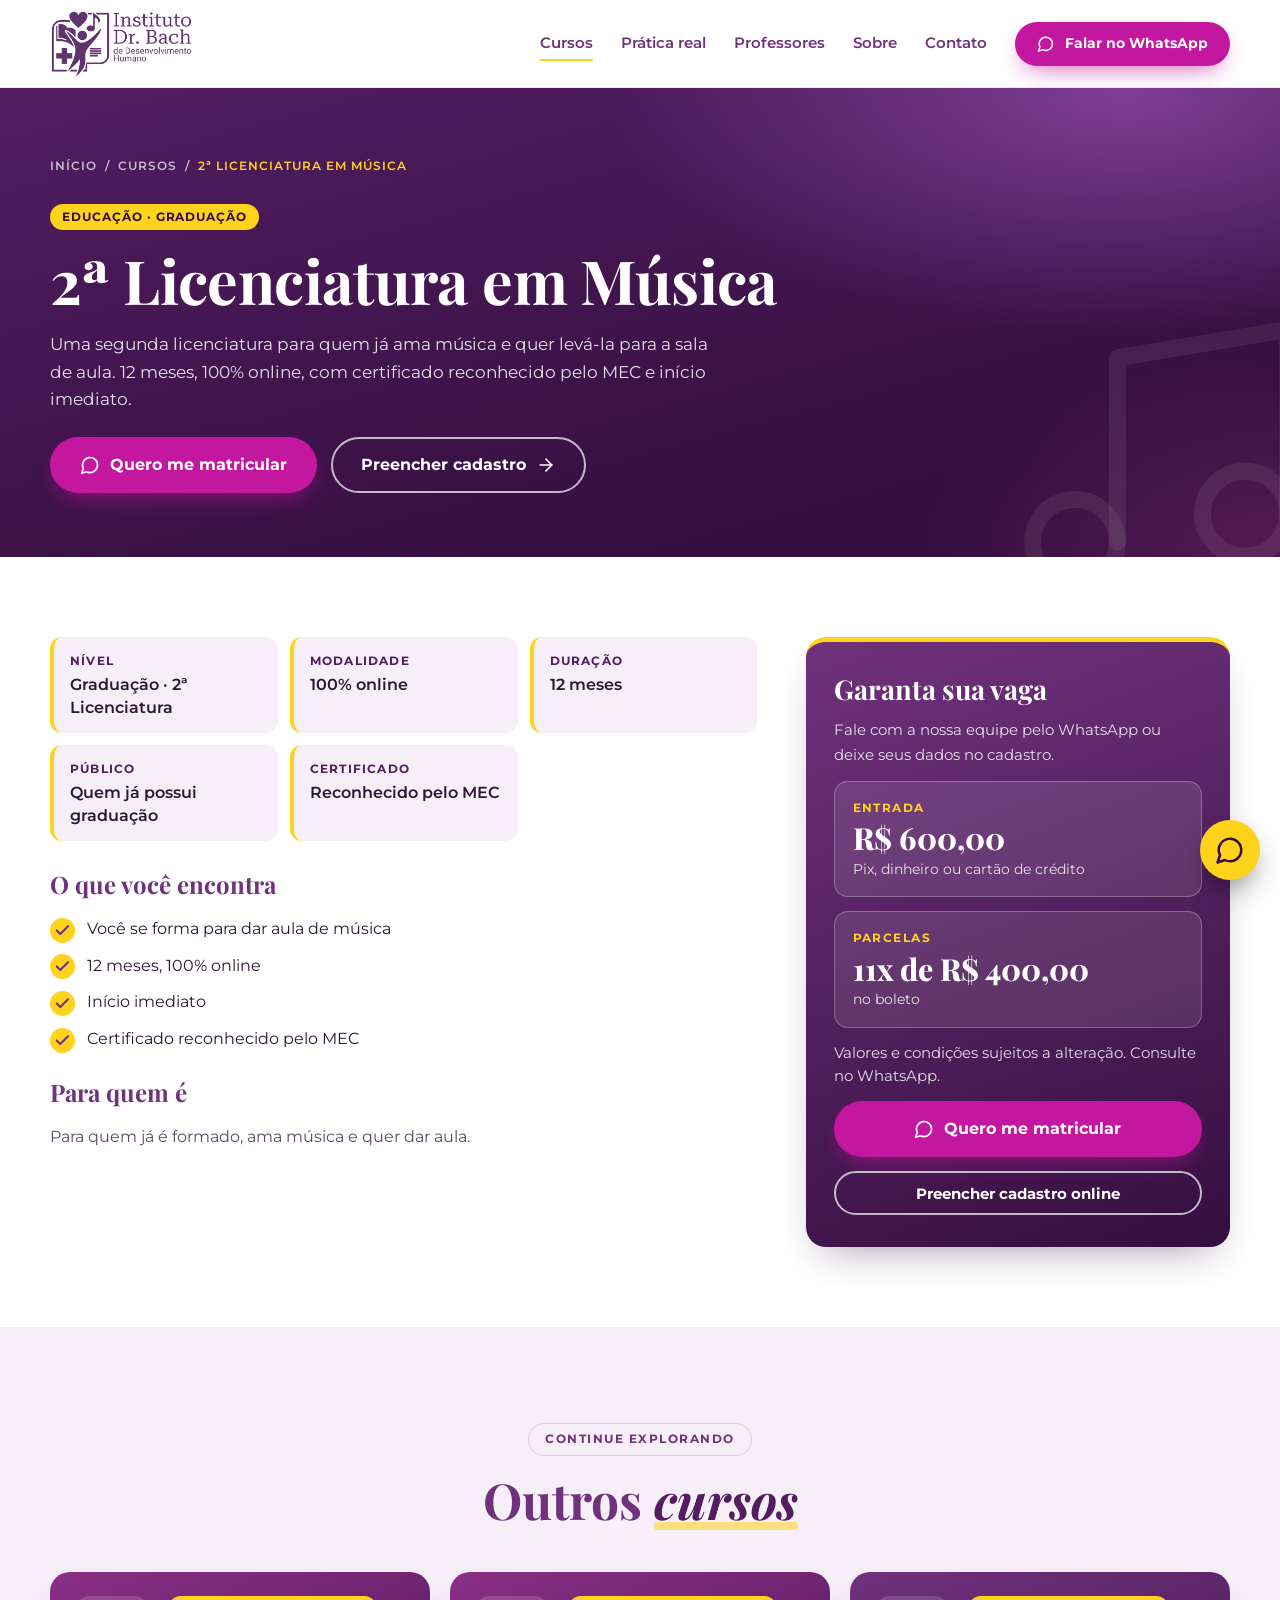
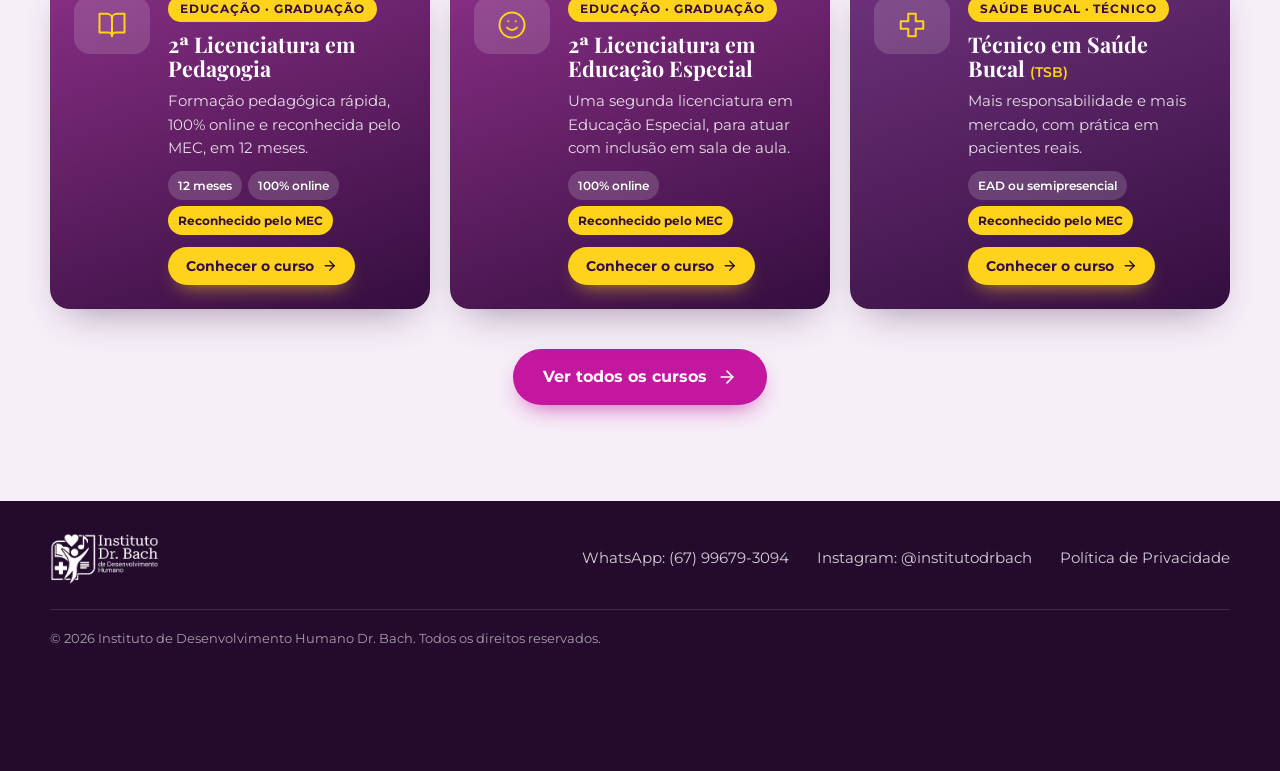
<file: curso-musica.html>
<!DOCTYPE html>
<html lang="pt-BR">
<head>
  <meta charset="utf-8">
  <meta name="viewport" content="width=device-width, initial-scale=1">
  <title>2ª Licenciatura em Música | Instituto Dr. Bach</title>
  <meta name="description" content="Uma segunda licenciatura para quem já ama música e quer levá-la para a sala de aula. 12 meses, 100% online, com certificado reconhecido pelo MEC e início imediato.">
  <meta name="theme-color" content="#340E3F">
  <meta property="og:type" content="website">
  <meta property="og:locale" content="pt_BR">
  <meta property="og:site_name" content="Instituto de Desenvolvimento Humano Dr. Bach">
  <meta property="og:title" content="2ª Licenciatura em Música | Instituto Dr. Bach">
  <meta property="og:description" content="Uma segunda licenciatura para quem já ama música e quer levá-la para a sala de aula. 12 meses, 100% online, com certificado reconhecido pelo MEC e início imediato.">
  <meta property="og:image" content="assets/og.jpg">
  <meta name="twitter:card" content="summary_large_image">
  <meta name="twitter:title" content="2ª Licenciatura em Música | Instituto Dr. Bach">
  <meta name="twitter:description" content="Uma segunda licenciatura para quem já ama música e quer levá-la para a sala de aula. 12 meses, 100% online, com certificado reconhecido pelo MEC e início imediato.">
  <meta name="twitter:image" content="assets/og.jpg">
  <link rel="icon" href="data:image/svg+xml,%3Csvg xmlns='http://www.w3.org/2000/svg' viewBox='0 0 24 24' fill='%2370327D'%3E%3Cpath d='M19 14c1.49-1.46 3-3.21 3-5.5A5.5 5.5 0 0 0 16.5 3c-1.76 0-3 .5-4.5 2-1.5-1.5-2.74-2-4.5-2A5.5 5.5 0 0 0 2 8.5c0 2.3 1.5 4.05 3 5.5l7 7Z'/%3E%3C/svg%3E">
  <link rel="preconnect" href="https://fonts.googleapis.com">
  <link rel="preconnect" href="https://fonts.gstatic.com" crossorigin>
  <link href="https://fonts.googleapis.com/css2?family=Montserrat:wght@400;500;600;700;800&family=Playfair+Display:ital,wght@0,600;0,700;0,800;1,600;1,700&family=Work+Sans:wght@400;500;600;700&family=Fraunces:ital,wght@0,700;1,700&display=swap" rel="stylesheet">
<script type="application/ld+json">{"@context":"https://schema.org","@type":"Course","name":"2ª Licenciatura em Música","description":"Uma segunda licenciatura para quem já ama música e quer levá-la para a sala de aula. 12 meses, 100% online, com certificado reconhecido pelo MEC e início imediato.","provider":{"@type":"EducationalOrganization","name":"Instituto de Desenvolvimento Humano Dr. Bach"},"hasCourseInstance":{"@type":"CourseInstance","courseMode":"online","courseWorkload":"P12M"}}</script>
<style>
/* ==========================================================
   Instituto Dr. Bach — identidade visual
   Roxo + roxo escuro + amarelo/dourado + branco
   Títulos: Playfair Display · Textos: Montserrat
   ========================================================== */

:root {
  --roxo: #70327D;
  --roxo-escuro: #340E3F;
  --roxo-medio: #521D61;
  --violeta: #8E4AA8;   /* luz do degradê: violeta mais claro */
  --magenta: #C2478F;   /* rosa/magenta: cor de campanha, uso pontual */
  --ouro: #FFD21C;
  --branco: #FFFFFF;
  --lilas: #F6EFF8;
  --texto: #2D1636;
  --texto-suave: #5E4A66;

  --serif: 'Playfair Display', Georgia, 'Times New Roman', serif;
  --sans: 'Montserrat', Arial, Helvetica, sans-serif;

  --raio: 20px;
  --sombra: 0 18px 40px -18px rgba(52, 14, 63, .45);
  --topo-h: 88px;
}

*, *::before, *::after { box-sizing: border-box; }

html { scroll-behavior: smooth; scroll-padding-top: calc(var(--topo-h) + 8px); }

body {
  margin: 0;
  font-family: var(--sans);
  font-size: 16px;
  line-height: 1.6;
  color: var(--texto);
  background: var(--branco);
  -webkit-font-smoothing: antialiased;
}

img { max-width: 100%; height: auto; display: block; }
a { color: inherit; }
h1, h2, h3, h4 { margin: 0; font-family: var(--serif); line-height: 1.12; }
p { margin: 0; }
ul, ol { list-style: none; margin: 0; padding: 0; }

.container { width: min(1180px, 100% - 40px); margin-inline: auto; }

.i {
  width: 1.25em; height: 1.25em; flex: none;
  fill: none; stroke: currentColor; stroke-width: 2;
  stroke-linecap: round; stroke-linejoin: round;
}

:focus-visible { outline: 3px solid var(--ouro); outline-offset: 3px; border-radius: 6px; }

.skip {
  position: absolute; left: 12px; top: -60px; z-index: 100;
  background: var(--ouro); color: var(--roxo-escuro); padding: 10px 16px;
  border-radius: 10px; font-weight: 700; text-decoration: none;
}
.skip:focus { top: 12px; }

/* ---------- botões e etiquetas ---------- */
.btn {
  display: inline-flex; align-items: center; justify-content: center; gap: 10px;
  padding: 12px 22px; border-radius: 999px; border: 2px solid transparent;
  font: 700 .95rem/1 var(--sans); text-decoration: none; cursor: pointer;
  transition: transform .2s ease, box-shadow .2s ease, background .2s ease, color .2s ease;
}
.btn--lg { padding: 16px 28px; font-size: 1rem; }
.btn--ouro { background: var(--ouro); color: var(--roxo-escuro); box-shadow: 0 10px 24px -10px rgba(255, 210, 28, .7); }
.btn--ouro:hover { transform: translateY(-2px); background: #ffdb45; }
.btn--borda { border-color: rgba(255, 255, 255, .7); color: var(--branco); }
.btn--borda:hover { background: var(--branco); color: var(--roxo-escuro); transform: translateY(-2px); }
.btn--roxo { background: var(--roxo); color: var(--branco); box-shadow: 0 10px 24px -12px rgba(52, 14, 63, .7); }
.btn--roxo:hover { transform: translateY(-2px); background: var(--roxo-medio); }

.pill {
  display: inline-block; padding: 7px 20px; border-radius: 999px;
  font: 600 1.05rem/1.2 var(--serif);
}
/* "olhos" de destaque: sans em caixa alta, como nos rótulos dos flyers */
.pill--ouro { background: var(--ouro); color: var(--roxo-escuro); font: 700 .8rem/1.2 var(--sans); letter-spacing: .14em; text-transform: uppercase; padding: 9px 20px; }
.pill--roxo { background: var(--lilas); color: var(--roxo); font: 700 .78rem/1.2 var(--sans); letter-spacing: .12em; text-transform: uppercase; padding: 8px 16px; border: 1px solid rgba(112, 50, 125, .18); }

/* ---------- cabeçalho ---------- */
.topo {
  position: sticky; top: 0; z-index: 50; height: var(--topo-h);
  background: rgba(255, 255, 255, .96); backdrop-filter: blur(8px);
  border-bottom: 1px solid rgba(112, 50, 125, .12);
}
.topo__in { height: 100%; display: flex; align-items: center; justify-content: space-between; gap: 24px; }
.topo__logo img { height: 68px; width: auto; }

.nav { display: flex; align-items: center; gap: 28px; }
.nav > a:not(.btn) {
  font-weight: 600; font-size: .92rem; text-decoration: none; color: var(--roxo);
  position: relative; padding: 6px 0;
}
.nav > a:not(.btn)::after {
  content: ''; position: absolute; left: 0; bottom: 0; height: 2px; width: 0;
  background: var(--ouro); transition: width .25s ease;
}
.nav > a:not(.btn):hover::after, .nav > a[aria-current="page"]::after { width: 100%; }
.nav__cta { padding: 11px 20px; font-size: .88rem; }

.menu-btn {
  display: none; width: 46px; height: 46px; border-radius: 12px; border: 0;
  background: var(--roxo); color: var(--branco); cursor: pointer; align-items: center; justify-content: center;
}
.menu-btn .i { width: 24px; height: 24px; }
.menu-btn .i--close { display: none; }
.menu-btn[aria-expanded="true"] .i--open { display: none; }
.menu-btn[aria-expanded="true"] .i--close { display: block; }

/* ---------- hero ---------- */
.hero {
  position: relative; overflow: hidden; color: var(--branco);
  background:
    radial-gradient(900px 500px at 85% 10%, rgba(142, 74, 168, .8), transparent 65%),
    radial-gradient(600px 380px at 100% 95%, rgba(194, 71, 143, .2), transparent 70%),
    linear-gradient(165deg, var(--roxo-medio) 0%, var(--roxo-escuro) 70%, #260a30 100%);
  padding: 64px 0 0;
}
.hero__deco .deco { position: absolute; fill: none; stroke: rgba(255, 255, 255, .07); stroke-width: 1.2; stroke-linecap: round; stroke-linejoin: round; }
.deco--heart { width: 340px; height: 340px; left: -90px; top: 40px; }
.deco--note { width: 220px; height: 220px; right: 36%; top: -40px; transform: rotate(12deg); }
.deco--cross { width: 260px; height: 260px; right: -60px; bottom: 90px; }

.hero__grid { position: relative; display: grid; grid-template-columns: 1.15fr .85fr; align-items: end; gap: 24px; }
.hero__texto { padding-bottom: 48px; align-self: center; }
.hero__titulo {
  font-size: clamp(2.6rem, 6vw, 4.6rem); font-weight: 700; margin: 22px 0 20px; letter-spacing: -.01em;
}
.hero__lead { max-width: 52ch; font-size: 1.08rem; color: rgba(255, 255, 255, .88); }
.hero__pontos { margin: 24px 0 30px; display: grid; gap: 10px; }
.hero__pontos li { display: flex; align-items: center; gap: 10px; font-weight: 500; }
.hero__pontos .i { color: var(--ouro); stroke-width: 3; }
.hero__acoes { display: flex; flex-wrap: wrap; gap: 14px; }

.hero__foto { position: relative; justify-self: end; width: min(100%, 420px); align-self: end; }
/* a foto se dissolve no fundo roxo: fade no topo, na base e nas laterais */
.hero__foto img {
  width: 100%;
  -webkit-mask-image: linear-gradient(180deg, transparent 0%, #000 26%, #000 70%, transparent 100%), linear-gradient(90deg, transparent 0%, #000 22%, #000 90%, transparent 100%);
  -webkit-mask-composite: source-in;
  mask-image: linear-gradient(180deg, transparent 0%, #000 26%, #000 70%, transparent 100%), linear-gradient(90deg, transparent 0%, #000 22%, #000 90%, transparent 100%);
  mask-composite: intersect;
}

.parceria { display: flex; align-items: center; gap: 14px; }
.parceria__rotulo { font-size: .78rem; text-transform: uppercase; letter-spacing: .12em; color: rgba(255, 255, 255, .7); }
.parceria--rodape { margin-top: 20px; }
.parceria__marca { font: 800 1.35rem/1 var(--sans); letter-spacing: .04em; padding: 8px 16px; border: 2px solid rgba(255, 255, 255, .85); border-radius: 10px; }

/* ---------- faixa de credenciais ---------- */
.faixa { background: var(--roxo); color: var(--branco); }
.faixa__grid { display: grid; grid-template-columns: repeat(4, 1fr); gap: 0; }
.faixa__item { display: flex; align-items: center; gap: 14px; padding: 22px 18px; border-left: 1px solid rgba(255, 255, 255, .16); }
.faixa__item:first-child { border-left: 0; padding-left: 0; }
.faixa__item .i { width: 32px; height: 32px; color: var(--ouro); }
.faixa__item strong { display: block; font-size: .95rem; line-height: 1.3; }
.faixa__item span { display: block; font-size: .8rem; color: rgba(255, 255, 255, .75); line-height: 1.4; margin-top: 2px; }

/* ---------- seções ---------- */
.secao { padding: 96px 0; }
.secao--lilas { background: var(--lilas); }
.secao__cab { max-width: 720px; margin: 0 auto 44px; text-align: center; display: grid; gap: 16px; justify-items: center; }
.secao__titulo { font-size: clamp(2rem, 4.2vw, 3.1rem); font-weight: 700; color: var(--roxo); }
.secao__titulo em { font-style: italic; color: var(--roxo-medio); position: relative; isolation: isolate; white-space: nowrap; }
.secao__titulo em::after { content: ''; position: absolute; left: 0; right: 0; bottom: 2px; height: 8px; background: var(--ouro); opacity: .55; z-index: -1; border-radius: 4px; }
.secao__lead { color: var(--texto-suave); font-size: 1.05rem; }

/* ---------- filtros ---------- */
.filtros { display: flex; flex-wrap: wrap; justify-content: center; gap: 10px; margin-bottom: 36px; }
.filtro {
  font: 600 .9rem/1 var(--sans); padding: 12px 22px; border-radius: 999px; cursor: pointer;
  border: 2px solid rgba(112, 50, 125, .25); background: transparent; color: var(--roxo);
  transition: all .2s ease;
}
.filtro:hover { border-color: var(--roxo); }
.filtro.is-ativo { background: var(--roxo); border-color: var(--roxo); color: var(--branco); }

/* ---------- cursos ---------- */
/* cards mais largos que altos: ícone num selo arredondado à esquerda, texto e botão à direita.
   o card inteiro é o link (não tem outro link dentro dele). */
.cursos { display: grid; grid-template-columns: repeat(auto-fill, minmax(340px, 1fr)); gap: 20px; }
.curso {
  position: relative; display: flex; align-items: flex-start; gap: 18px;
  padding: 24px; border-radius: var(--raio); color: var(--branco); text-decoration: none;
  background: linear-gradient(160deg, var(--roxo) 0%, var(--roxo-escuro) 100%);
  box-shadow: var(--sombra); transition: transform .25s ease, box-shadow .25s ease;
}
.curso:hover, .curso:focus-visible { transform: translateY(-6px); }
.curso.is-oculto { display: none; }
.curso__marca {
  flex: none; display: grid; place-items: center; width: 76px; height: 58px;
  border-radius: 16px; background: rgba(255, 255, 255, .14);
}
.curso__marca .i {
  width: 30px; height: 30px; fill: none; stroke: var(--ouro); stroke-width: 1.6;
  stroke-linecap: round; stroke-linejoin: round;
}
.curso__corpo { display: flex; flex-direction: column; align-items: flex-start; gap: 10px; min-width: 0; }
.tag {
  align-self: flex-start; background: var(--ouro); color: var(--roxo-escuro);
  font: 700 .7rem/1 var(--sans); letter-spacing: .08em; text-transform: uppercase;
  padding: 7px 12px; border-radius: 999px; position: relative;
}
.tag--claro { background: var(--branco); }
.curso h3 { font-size: 1.35rem; font-weight: 700; }
.curso h3 small { font: 600 .85rem var(--sans); color: var(--ouro); }
.curso p { color: rgba(255, 255, 255, .84); font-size: .92rem; }
.curso__cta {
  display: inline-flex; align-items: center; gap: 8px; margin-top: 2px;
  background: var(--ouro); color: var(--roxo-escuro); font: 700 .88rem/1 var(--sans);
  padding: 11px 18px; border-radius: 999px; box-shadow: 0 10px 20px -10px rgba(255, 210, 28, .7);
  transition: background .2s ease, transform .2s ease;
}
.curso:hover .curso__cta, .curso:focus-visible .curso__cta { background: #ffdb45; transform: translateX(3px); }
.curso__cta .i { width: 1.1em; height: 1.1em; }
/* cor por área (campanha): educação puxa para o magenta, gestão para o roxo médio */
.curso[data-area="educacao"] { background: linear-gradient(160deg, #8A2F86 0%, var(--roxo-escuro) 100%); }
.curso[data-area="gestao"] { background: linear-gradient(160deg, var(--roxo-medio) 0%, #2a0b33 100%); }

/* ---------- cabeçalho de cada página interna ---------- */
.pagina-topo {
  position: relative; overflow: hidden; color: var(--branco); padding: 56px 0 64px;
  background:
    radial-gradient(800px 380px at 88% 0%, rgba(142, 74, 168, .8), transparent 65%),
    radial-gradient(520px 320px at 100% 100%, rgba(194, 71, 143, .22), transparent 70%),
    linear-gradient(165deg, var(--roxo-medio) 0%, var(--roxo-escuro) 80%);
}
.pagina-topo .container { position: relative; display: grid; gap: 16px; justify-items: start; }
.pagina-topo__marca {
  position: absolute; right: -50px; bottom: -70px; width: 340px; height: 340px;
  fill: none; stroke: rgba(255, 255, 255, .07); stroke-width: 1.2; stroke-linecap: round; stroke-linejoin: round;
}
.pagina-topo__titulo { font-size: clamp(2.2rem, 5.2vw, 3.8rem); font-weight: 700; letter-spacing: -.01em; }
.pagina-topo__titulo small { font: 600 1.2rem var(--sans); color: var(--ouro); letter-spacing: 0; }
.pagina-topo__lead { max-width: 62ch; font-size: 1.08rem; color: rgba(255, 255, 255, .88); }
.pagina-topo__acoes { display: flex; flex-wrap: wrap; gap: 14px; margin-top: 8px; }

.migalhas { display: flex; flex-wrap: wrap; gap: 8px; font-size: .78rem; font-weight: 600; letter-spacing: .08em; text-transform: uppercase; color: rgba(255, 255, 255, .7); }
.migalhas a { text-decoration: none; }
.migalhas a:hover { color: var(--ouro); }
.migalhas [aria-current] { color: var(--ouro); }

.secao__mais { text-align: center; margin-top: 40px; }

/* ---------- página de cada curso (informações) ---------- */
.cs { padding: 80px 0; }
.cs__grid { display: grid; grid-template-columns: minmax(0, 1.25fr) minmax(0, .75fr); gap: 48px; align-items: start; }
.cs__info { display: grid; gap: 18px; justify-items: start; }

.cs__voltar { display: inline-flex; align-items: center; gap: 8px; font-size: .88rem; font-weight: 700; color: var(--roxo); text-decoration: none; }
.cs__voltar .i { transition: transform .2s ease; }
.cs__voltar:hover .i { transform: translateX(5px); }

.cs__fatos { width: 100%; margin: 0 0 4px; display: grid; grid-template-columns: repeat(auto-fit, minmax(210px, 1fr)); gap: 12px; }
.cs__fatos div { background: var(--lilas); border-left: 4px solid var(--ouro); border-radius: 12px; padding: 14px 16px; }
.cs__fatos dt { font-size: .72rem; font-weight: 700; letter-spacing: .1em; text-transform: uppercase; color: var(--roxo-medio); }
.cs__fatos dd { margin: 4px 0 0; font-weight: 600; color: var(--texto); line-height: 1.4; }

.cs__sub { font-size: 1.5rem; color: var(--roxo); margin-top: 8px; }
.cs__lista { display: grid; gap: 10px; }
.cs__lista li { display: flex; gap: 12px; align-items: flex-start; }
.cs__lista .i { margin-top: .12em; color: var(--roxo); stroke-width: 3; background: var(--ouro); border-radius: 50%; padding: 4px; width: 1.55em; height: 1.55em; }
.cs__texto { color: var(--texto-suave); max-width: 62ch; }

.cs__insc {
  position: sticky; top: calc(var(--topo-h) + 20px);
  display: grid; gap: 14px; padding: 32px 28px; border-radius: var(--raio); color: var(--branco);
  background: linear-gradient(160deg, var(--roxo) 0%, var(--roxo-escuro) 100%);
  box-shadow: var(--sombra); border-top: 5px solid var(--ouro);
}
.cs__insc h2 { font-size: 1.7rem; }
.cs__insc > p { color: rgba(255, 255, 255, .85); font-size: .95rem; }
.cs__zap { color: var(--ouro); font-weight: 600; font-size: .9rem; text-align: center; text-decoration: underline; text-underline-offset: 4px; }
.cs__zap:hover { color: var(--branco); }

/* ---------- página de cadastro ---------- */
.insc__grid { display: grid; grid-template-columns: minmax(0, 1.1fr) minmax(0, .9fr); gap: 48px; align-items: start; }
.insc__form { position: static; padding: 36px 32px; }
.form__duplo { display: grid; grid-template-columns: 1fr 1fr; gap: 14px; }
.confirmacao {
  display: flex; gap: 14px; align-items: flex-start; margin-top: 8px; padding: 18px 20px; border-radius: 14px;
  background: rgba(255, 210, 28, .14); border: 1px solid rgba(255, 210, 28, .5);
}
.confirmacao[hidden] { display: none; }
.confirmacao .i { color: var(--roxo-escuro); background: var(--ouro); border-radius: 50%; padding: 5px; width: 2em; height: 2em; stroke-width: 3; }
.confirmacao p { font-size: .92rem; color: rgba(255, 255, 255, .9); }
.confirmacao a { color: var(--ouro); font-weight: 700; }
.insc__lado { display: grid; gap: 22px; justify-items: start; }
.passos { display: grid; gap: 18px; width: 100%; }
.passos li { display: flex; gap: 16px; align-items: flex-start; }
.passos__n { flex: none; display: grid; place-items: center; width: 42px; height: 42px; border-radius: 50%; background: var(--roxo); color: var(--ouro); font: 700 1.2rem var(--serif); }
.passos strong { display: block; font-family: var(--serif); font-size: 1.15rem; color: var(--roxo); }
.passos p { color: var(--texto-suave); font-size: .95rem; }
.insc__ajuda { display: grid; gap: 8px; justify-items: start; padding: 22px; border-radius: var(--raio); background: var(--lilas); border-left: 5px solid var(--ouro); width: 100%; }
.insc__ajuda strong { font: 700 1.2rem var(--serif); color: var(--roxo); }
.insc__ajuda p { color: var(--texto-suave); font-size: .95rem; }

/* ---------- sobre e contato ---------- */
.sobre__grid { display: grid; grid-template-columns: minmax(0, .9fr) minmax(0, 1.1fr); gap: 56px; align-items: start; }
.sobre__texto { display: grid; gap: 16px; justify-items: start; }
.sobre__texto .secao__titulo { text-align: left; }
.sobre__corpo { display: grid; gap: 16px; justify-items: start; color: var(--texto-suave); font-size: 1.05rem; }
.ccard {
  display: grid; gap: 8px; justify-items: start; align-content: start; padding: 30px 26px; border-radius: var(--raio);
  background: var(--lilas); border-top: 4px solid var(--ouro); text-decoration: none;
  box-shadow: 0 10px 30px -18px rgba(52, 14, 63, .35); transition: transform .25s ease;
}
a.ccard:hover { transform: translateY(-5px); }
.ccard__ic { display: grid; place-items: center; width: 54px; height: 54px; border-radius: 16px; background: var(--roxo); color: var(--branco); margin-bottom: 6px; }
.ccard h2 { font-size: 1.4rem; color: var(--roxo); }
.ccard strong { font-size: 1.1rem; color: var(--texto); }
.ccard__desc { color: var(--texto-suave); font-size: .92rem; }
.ccard__link { font-weight: 700; font-size: .9rem; color: var(--roxo); text-decoration: underline; text-underline-offset: 3px; }
.ccard__link:hover { color: var(--roxo-medio); }
.secao--lilas .ccard { background: var(--branco); }

/* ---------- localização e contato ---------- */
.local__grid { display: grid; grid-template-columns: minmax(0, .85fr) minmax(0, 1.15fr); gap: 28px; align-items: stretch; }
.local__cards { display: grid; gap: 16px; align-content: start; }
.local__cards .ccard { grid-template-columns: 54px 1fr; column-gap: 18px; row-gap: 2px; align-items: center; padding: 22px 24px; }
.local__cards .ccard__ic { grid-row: 1 / span 4; margin: 0; align-self: start; }
.local__cards .ccard > :not(.ccard__ic) { grid-column: 2; }
.local__mapa { position: relative; min-height: 440px; border-radius: var(--raio); overflow: hidden; background: var(--lilas); box-shadow: var(--sombra); border: 4px solid var(--branco); }
.local__mapa iframe { position: absolute; inset: 0; width: 100%; height: 100%; border: 0; }
@media (max-width: 960px) {
  .local__grid { grid-template-columns: 1fr; }
  .local__mapa { min-height: 340px; }
}

/* ---------- formulário de inscrição ---------- */
.form { display: grid; gap: 14px; margin-top: 6px; }
.campo { display: grid; gap: 6px; }
.campo[hidden] { display: none; }
.campo span { font-size: .8rem; font-weight: 700; letter-spacing: .04em; }
.campo em { font-style: normal; font-weight: 500; opacity: .75; }
.campo input, .campo select, .campo textarea {
  width: 100%; font: 500 1rem var(--sans); color: var(--texto);
  padding: 13px 14px; border-radius: 12px; border: 2px solid transparent; background: var(--branco);
}
.campo textarea { resize: vertical; min-height: 84px; }
.campo input::placeholder, .campo textarea::placeholder { color: #8b7a92; }
.campo input:focus-visible, .campo select:focus-visible, .campo textarea:focus-visible { outline: 3px solid var(--ouro); outline-offset: 1px; border-radius: 12px; }
.campo input:user-invalid { border-color: #ff8a8a; }
.form__enviar { width: 100%; margin-top: 4px; }
.form__nota { font-size: .76rem; color: rgba(255, 255, 255, .7); line-height: 1.5; }

/* ---------- mercado ---------- */
.mercado {
  position: relative; overflow: hidden; color: var(--branco); padding: 80px 0;
  background:
    radial-gradient(700px 320px at 10% 20%, rgba(142, 74, 168, .8), transparent 70%),
    linear-gradient(120deg, var(--roxo-escuro), var(--roxo-medio));
}
.mercado__grid { display: grid; grid-template-columns: .8fr 1.2fr; gap: 48px; align-items: center; }
.mercado__num { display: flex; flex-wrap: wrap; align-items: baseline; column-gap: 4px; }
.mercado__mais, .mercado__valor { font: 800 clamp(3.4rem, 8vw, 6rem)/1 var(--serif); color: var(--ouro); }
.mercado__rotulo { flex-basis: 100%; margin-top: 10px; font-weight: 600; letter-spacing: .04em; text-transform: uppercase; font-size: .85rem; color: rgba(255, 255, 255, .85); }
.mercado__texto { display: grid; gap: 18px; justify-items: start; }
.mercado__texto h2 { font-size: clamp(1.7rem, 3.4vw, 2.5rem); }
.mercado__texto p { color: rgba(255, 255, 255, .88); max-width: 56ch; }
.mercado__texto strong { color: var(--ouro); }

/* ---------- diferenciais ---------- */
.difs { display: grid; grid-template-columns: repeat(auto-fit, minmax(240px, 1fr)); gap: 22px; }
.dif { background: var(--branco); border-radius: var(--raio); padding: 30px 26px; box-shadow: 0 10px 30px -18px rgba(52, 14, 63, .35); border-top: 4px solid var(--ouro); }
.dif__icone { display: grid; place-items: center; width: 56px; height: 56px; border-radius: 16px; background: var(--roxo); color: var(--branco); margin-bottom: 18px; }
.dif__icone .i { width: 26px; height: 26px; }
.dif h3 { font-size: 1.35rem; color: var(--roxo); margin-bottom: 10px; }
.dif p { color: var(--texto-suave); font-size: .95rem; }

/* ---------- equipe ---------- */
.equipe { display: grid; grid-template-columns: repeat(auto-fit, minmax(300px, 1fr)); gap: 24px; max-width: 860px; margin: 0 auto; }
.pessoa { display: flex; align-items: center; gap: 22px; padding: 26px; border-radius: var(--raio); background: var(--lilas); border: 1px solid rgba(112, 50, 125, .14); }
.pessoa__foto {
  flex: none; width: 96px; height: 96px; border-radius: 50%; display: grid; place-items: center;
  background: linear-gradient(160deg, var(--roxo), var(--roxo-escuro)); color: var(--ouro);
  font: 700 1.9rem var(--serif); border: 4px solid var(--branco); box-shadow: 0 8px 20px -8px rgba(52, 14, 63, .6);
}
.pessoa__cargo { font-size: .78rem; font-weight: 700; letter-spacing: .1em; text-transform: uppercase; color: var(--roxo-medio); }
.pessoa h3 { font-size: 1.45rem; color: var(--roxo); margin: 4px 0; }
.pessoa__reg { font-size: .88rem; color: var(--texto-suave); font-weight: 500; }

/* ---------- contato ---------- */
.contato {
  position: relative; overflow: hidden; color: var(--branco); padding: 88px 0;
  background:
    radial-gradient(800px 400px at 90% 0%, rgba(142, 74, 168, .8), transparent 65%),
    linear-gradient(160deg, var(--roxo-medio), var(--roxo-escuro));
}
.contato__in { display: flex; flex-wrap: wrap; align-items: center; justify-content: space-between; gap: 36px; }
.contato__texto { display: grid; gap: 18px; justify-items: start; max-width: 560px; }
.contato__texto h2 { font-size: clamp(2.2rem, 5vw, 3.6rem); }
.contato__texto p { color: rgba(255, 255, 255, .88); }
.contato__acoes { display: grid; gap: 14px; }

/* ---------- rodapé ---------- */
.rodape { background: #240a2d; color: rgba(255, 255, 255, .8); padding: 32px 0; font-size: .92rem; }
.rodape__simples { display: flex; flex-wrap: wrap; align-items: center; justify-content: space-between; gap: 18px 32px; }
.rodape__logo img { height: 52px; width: auto; }
.rodape__links { display: flex; flex-wrap: wrap; gap: 8px 28px; }
.rodape a { text-decoration: none; }
.rodape a:hover { color: var(--ouro); }
.rodape__base { border-top: 1px solid rgba(255, 255, 255, .12); margin-top: 24px; padding: 18px 0 90px; font-size: .82rem; color: rgba(255, 255, 255, .6); }

/* ---------- botão flutuante ---------- */
.zap {
  position: fixed; right: 20px; bottom: 20px; z-index: 60; width: 60px; height: 60px; border-radius: 50%;
  display: grid; place-items: center; background: var(--ouro); color: var(--roxo-escuro);
  box-shadow: 0 14px 30px -8px rgba(0, 0, 0, .5); transition: transform .2s ease;
}
.zap .i { width: 30px; height: 30px; }
.zap:hover { transform: scale(1.08); }

/* ---------- animação de entrada ---------- */
.js .reveal { opacity: 0; transform: translateY(22px); transition: opacity .7s ease, transform .7s ease; }
.js .reveal.is-visivel { opacity: 1; transform: none; }

@media (prefers-reduced-motion: reduce) {
  html { scroll-behavior: auto; }
  .js .reveal { opacity: 1; transform: none; transition: none; }
  * { transition-duration: .01ms !important; }
}

/* ---------- responsivo ---------- */
@media (max-width: 960px) {
  .hero__grid { grid-template-columns: 1fr; }
  .hero__foto { justify-self: center; width: min(100%, 380px); }
  .hero__texto { padding-bottom: 8px; }
  .faixa__grid { grid-template-columns: repeat(2, 1fr); }
  .faixa__item:nth-child(3) { border-left: 0; padding-left: 0; }
  .faixa__item:nth-child(n+3) { border-top: 1px solid rgba(255, 255, 255, .16); }
  .mercado__grid { grid-template-columns: 1fr; gap: 28px; }
  .cs__grid, .insc__grid, .sobre__grid { grid-template-columns: 1fr; gap: 36px; }
  .cs__insc { position: static; }
}

@media (max-width: 820px) {
  .menu-btn { display: inline-flex; }
  .nav {
    position: absolute; left: 0; right: 0; top: var(--topo-h); flex-direction: column; align-items: stretch; gap: 0;
    background: var(--branco); padding: 8px 20px 20px; border-bottom: 1px solid rgba(112, 50, 125, .12);
    box-shadow: 0 20px 30px -20px rgba(52, 14, 63, .4);
    display: none;
  }
  .nav.is-aberto { display: flex; }
  .nav > a:not(.btn) { padding: 14px 4px; border-bottom: 1px solid rgba(112, 50, 125, .1); }
  .nav > a:not(.btn)::after { display: none; }
  .nav__cta { margin-top: 16px; }
}

@media (max-width: 560px) {
  .secao { padding: 68px 0; }
  .cs { padding: 64px 0; }
  .cs__insc, .insc__form { padding: 26px 20px; }
  .form__duplo { grid-template-columns: 1fr; }
  .pagina-topo { padding: 40px 0 48px; }
  .pagina-topo__acoes .btn { width: 100%; }
  .hero { padding-top: 40px; }
  :root { --topo-h: 76px; }
  .topo__logo img { height: 56px; }
  .faixa__grid { grid-template-columns: 1fr; }
  .faixa__item, .faixa__item:nth-child(3) { border-left: 0; padding: 16px 0; }
  .faixa__item:nth-child(n+2) { border-top: 1px solid rgba(255, 255, 255, .16); }
  .hero__acoes .btn, .contato__acoes .btn { width: 100%; }
  .pessoa { flex-direction: column; text-align: center; }
  .contato__acoes { width: 100%; }
}

/* ==========================================================
   v2 — identidade (magenta nos botões), novas seções e páginas
   ========================================================== */
:root {
  --magenta: #C4179F;          /* botão principal: branco sobre ele passa de 5:1 */
  --magenta-escuro: #A30F82;
}

/* ---------- botões ---------- */
.btn--magenta { background: var(--magenta); color: var(--branco); box-shadow: 0 10px 24px -10px rgba(196, 23, 159, .8); }
.btn--magenta:hover { transform: translateY(-2px); background: var(--magenta-escuro); }
.btn--contorno { border-color: var(--roxo); color: var(--roxo); }
.btn--contorno:hover { background: var(--roxo); color: var(--branco); transform: translateY(-2px); }
.btn--bloco { width: 100%; }

/* ---------- hero ---------- */
.hero__titulo {
  font-family: var(--sans); text-transform: uppercase; font-weight: 800; line-height: 1.04;
  letter-spacing: -.015em; font-size: clamp(2rem, 5.2vw, 3.9rem); margin: 20px 0 18px;
}
.hero__titulo .leve, .pratica__titulo .leve { font-weight: 500; }
.destaque { font-family: var(--serif); font-style: italic; font-weight: 700; text-transform: none; letter-spacing: 0; color: var(--ouro); }
.selos { display: flex; flex-wrap: wrap; gap: 10px; margin: 22px 0 28px; }
.selo {
  display: inline-flex; align-items: center; gap: 8px; padding: 8px 14px; border-radius: 999px;
  background: rgba(255, 255, 255, .12); border: 1px solid rgba(255, 255, 255, .28); font-weight: 600; font-size: .85rem;
}
.selo .i { color: var(--ouro); width: 1.1em; height: 1.1em; stroke-width: 2.4; }

.turma { background: linear-gradient(90deg, var(--magenta), #8A1A9A); color: var(--branco); }
.turma__in { display: flex; flex-wrap: wrap; align-items: center; justify-content: center; gap: 6px 22px; padding: 14px 0; font-weight: 700; text-align: center; }
.turma__in a { color: var(--branco); font-weight: 800; text-decoration: underline; text-underline-offset: 4px; }
.turma__in a:hover { color: var(--ouro); }

/* ---------- diferenciais compactos ---------- */
.secao--compacta { padding: 72px 0; }

/* ---------- cursos: chips, mais opções ---------- */
.curso__meta { display: flex; flex-wrap: wrap; gap: 6px; position: relative; }
.curso__meta li { font-size: .72rem; font-weight: 600; padding: 5px 10px; border-radius: 999px; background: rgba(255, 255, 255, .16); }
.curso__meta .mec { background: var(--ouro); color: var(--roxo-escuro); font-weight: 700; }
.curso__bloco { margin-top: 64px; }
/* lista + foto ao lado, com um botão de WhatsApp só no final (em vez de um card por item) */
.oferecemos { display: grid; grid-template-columns: minmax(0, 1.15fr) minmax(0, .85fr); gap: 36px; align-items: center; margin-top: 30px; }
.oferecemos__lista { display: grid; gap: 24px; }
.oferecemos__lista li { display: flex; gap: 16px; align-items: flex-start; }
.oferecemos__ic { flex: none; display: grid; place-items: center; width: 48px; height: 48px; border-radius: 14px; background: var(--roxo); color: var(--branco); }
.oferecemos__ic .i { width: 22px; height: 22px; }
.oferecemos__lista strong { display: block; font-family: var(--serif); font-size: 1.2rem; color: var(--roxo); margin-bottom: 3px; }
.oferecemos__lista p { color: var(--texto-suave); font-size: .95rem; }
.oferecemos__foto .img-r { aspect-ratio: 1 / 1; }
.oferecemos__cta { text-align: center; margin-top: 36px; }

/* ---------- fotos e placeholders (troque o arquivo em assets/images/ e ele aparece) ---------- */
.foto {
  position: relative; margin: 0; display: grid; place-items: center; overflow: hidden; aspect-ratio: 4 / 3;
  border-radius: 22px; background: var(--lilas); border: 2px dashed rgba(112, 50, 125, .3);
}
.foto img { position: absolute; inset: 0; z-index: 1; width: 100%; height: 100%; object-fit: cover; }
.foto__ph { display: grid; gap: 8px; justify-items: center; text-align: center; padding: 16px; color: var(--roxo); font-size: .78rem; font-weight: 600; }
.foto__ph .i { width: 32px; height: 32px; opacity: .8; }
.foto--escura { background: rgba(255, 255, 255, .08); border-color: rgba(255, 255, 255, .35); }
.foto--escura .foto__ph { color: var(--branco); }
.foto--larga { aspect-ratio: 16 / 9; }
.foto--quadrada { aspect-ratio: 1 / 1; border-radius: 14px; }
.foto--retrato { aspect-ratio: 1 / 1; border-radius: 50%; }

/* ---------- prática real ---------- */
.pratica {
  position: relative; overflow: hidden; color: var(--branco); padding: 96px 0;
  background:
    radial-gradient(800px 420px at 90% 0%, rgba(142, 74, 168, .8), transparent 65%),
    radial-gradient(520px 320px at 0% 100%, rgba(194, 71, 143, .2), transparent 70%),
    linear-gradient(160deg, var(--roxo-medio), var(--roxo-escuro));
}
.pratica__grid { display: grid; grid-template-columns: minmax(0, 1fr) minmax(0, 1fr); gap: 48px; align-items: center; }
.pratica__texto { display: grid; gap: 18px; justify-items: start; }
.pratica__titulo { font-family: var(--sans); text-transform: uppercase; font-weight: 800; font-size: clamp(1.9rem, 4.4vw, 3.2rem); line-height: 1.06; letter-spacing: -.01em; }
.pratica__frase { font: italic 600 1.3rem/1.4 var(--serif); color: var(--ouro); border-left: 4px solid var(--magenta); padding-left: 16px; }
.pratica__texto p { color: rgba(255, 255, 255, .9); max-width: 52ch; }
.galeria { display: grid; grid-template-columns: 1fr 1fr; gap: 14px; }
.galeria .foto:first-child { grid-column: 1 / -1; aspect-ratio: 16 / 9; }
.video { position: relative; margin-top: 14px; border-radius: 22px; overflow: hidden; aspect-ratio: 16 / 9; background: #000; }
.video iframe, .video button { position: absolute; inset: 0; width: 100%; height: 100%; border: 0; }
.video button { cursor: pointer; display: grid; place-items: center; background: linear-gradient(160deg, var(--roxo), var(--roxo-escuro)); color: var(--branco); }
.video button .i { width: 64px; height: 64px; fill: currentColor; }

/* ---------- mercado ---------- */
.mercado__in { display: grid; grid-template-columns: minmax(0, 1fr); gap: 30px; justify-items: center; text-align: center; }
.mercado__in > * { min-width: 0; max-width: 100%; }
.mercado__in h2 { font-size: clamp(1.8rem, 3.8vw, 2.7rem); max-width: 22ch; }
.stats { display: grid; grid-template-columns: repeat(auto-fit, minmax(250px, 1fr)); gap: 22px; width: 100%; max-width: 880px; }
.stat { padding: 30px 24px; border-radius: var(--raio); color: var(--branco); background: linear-gradient(160deg, var(--roxo) 0%, var(--roxo-escuro) 100%); box-shadow: var(--sombra); }
.stat__num { display: block; font: 800 clamp(2.8rem, 7vw, 4.4rem)/1 var(--serif); color: var(--ouro); }
.stat__rotulo { display: block; margin-top: 10px; font-weight: 600; color: rgba(255, 255, 255, .92); }
.mercado__fecho { font: 600 1.35rem/1.35 var(--serif); max-width: 40ch; color: var(--roxo-medio); }
.fonte { font-size: .78rem; color: var(--texto-suave); }

/* ---------- linha do tempo ---------- */
.linha { display: grid; grid-template-columns: repeat(4, 1fr); gap: 28px; }
.linha li { position: relative; padding-top: 70px; }
.linha li::before {
  content: ''; position: absolute; top: 26px; left: 62px; right: -18px; height: 2px;
  background: repeating-linear-gradient(90deg, rgba(112, 50, 125, .4) 0 8px, transparent 8px 14px);
}
.linha li:last-child::before { display: none; }
.linha__n { position: absolute; top: 0; left: 0; display: grid; place-items: center; width: 54px; height: 54px; border-radius: 50%; background: var(--magenta); color: var(--branco); font: 700 1.5rem var(--serif); box-shadow: 0 10px 22px -10px rgba(196, 23, 159, .8); }
.linha h3 { font-size: 1.3rem; color: var(--roxo); margin-bottom: 8px; }
.linha p { color: var(--texto-suave); font-size: .95rem; }

/* ---------- docentes ---------- */
.docentes { display: grid; grid-template-columns: repeat(auto-fit, minmax(250px, 1fr)); gap: 22px; }
.docente { display: grid; gap: 6px; align-content: start; justify-items: center; text-align: center; padding: 30px 24px; border-radius: var(--raio); background: var(--branco); box-shadow: 0 10px 30px -18px rgba(52, 14, 63, .4); border-top: 4px solid var(--magenta); }
.docente__foto {
  position: relative; display: grid; place-items: center; overflow: hidden; width: 124px; height: 124px; margin-bottom: 8px; border-radius: 50%;
  background: linear-gradient(160deg, var(--roxo), var(--roxo-escuro)); color: var(--ouro); font: 700 2.2rem var(--serif); border: 4px solid var(--lilas);
}
.docente__foto img { position: absolute; inset: 0; z-index: 1; width: 100%; height: 100%; object-fit: cover; }
.docente__cargo { font-size: .74rem; font-weight: 700; letter-spacing: .1em; text-transform: uppercase; color: var(--roxo-medio); }
.docente h3 { font-size: 1.4rem; color: var(--roxo); }
.docente__reg { font-size: .88rem; color: var(--texto-suave); font-weight: 500; }
.docente__area { font-size: .92rem; color: var(--texto-suave); }
.docente__link { margin-top: 6px; display: inline-flex; align-items: center; gap: 6px; font-weight: 700; font-size: .88rem; color: var(--magenta); text-decoration: none; }
.docente__link:hover { text-decoration: underline; }

/* ---------- formaturas e instagram ---------- */
.fila { display: grid; grid-template-columns: repeat(auto-fit, minmax(240px, 1fr)); gap: 16px; }
.insta { display: grid; grid-template-columns: minmax(0, .9fr) minmax(0, 1.1fr); gap: 48px; align-items: center; }
.insta__texto { display: grid; gap: 16px; justify-items: start; }
.insta__texto p { color: var(--texto-suave); }
.insta__grid { display: grid; grid-template-columns: repeat(3, 1fr); gap: 10px; }
.insta__grid a { text-decoration: none; }

/* ---------- FAQ ---------- */
.faq { max-width: 820px; margin: 0 auto; display: grid; gap: 12px; }
.faq details { background: var(--branco); border: 1px solid rgba(112, 50, 125, .18); border-radius: 16px; padding: 0 22px; transition: box-shadow .2s ease; }
.faq details[open] { border-color: var(--roxo); box-shadow: var(--sombra); }
.faq summary { cursor: pointer; list-style: none; padding: 18px 0; display: flex; align-items: center; justify-content: space-between; gap: 14px; font: 700 1.02rem/1.4 var(--sans); color: var(--roxo); }
.faq summary::-webkit-details-marker { display: none; }
.faq summary .i { transition: transform .2s ease; }
.faq details[open] summary .i { transform: rotate(180deg); }
.faq__resp { padding: 0 0 20px; color: var(--texto-suave); }

/* ---------- página de curso: preço, prática ---------- */
.preco { display: grid; gap: 4px; padding: 16px 18px; border-radius: 14px; background: rgba(255, 255, 255, .1); border: 1px solid rgba(255, 255, 255, .25); }
.preco__rotulo { font-size: .72rem; font-weight: 700; letter-spacing: .12em; text-transform: uppercase; color: var(--ouro); }
.preco__valor { font: 800 1.9rem/1.1 var(--serif); color: var(--branco); }
.preco__obs { font-size: .85rem; color: rgba(255, 255, 255, .85); }
.aviso { font-size: .74rem; line-height: 1.5; color: rgba(255, 255, 255, .72); }
.cs__caixa { width: 100%; padding: 20px 22px; border-radius: 16px; background: var(--lilas); border-left: 5px solid var(--magenta); color: var(--texto-suave); }
.cs__caixa strong { color: var(--roxo); }
.cs__caixa a { color: var(--magenta); font-weight: 700; }

/* ---------- comparativo ASB x TSB ---------- */
.comp-wrap { max-width: 900px; margin: 0 auto; }
.comp { width: 100%; border-collapse: separate; border-spacing: 0; overflow: hidden; border-radius: var(--raio); background: var(--branco); box-shadow: var(--sombra); }
.comp th, .comp td { padding: 16px 18px; text-align: left; vertical-align: top; border-bottom: 1px solid rgba(112, 50, 125, .12); overflow-wrap: anywhere; }
.comp thead th { background: var(--roxo); color: var(--branco); font: 700 1.15rem var(--serif); border-bottom: 0; }
.comp tbody th { width: 24%; color: var(--roxo-medio); font: 700 .78rem var(--sans); letter-spacing: .08em; text-transform: uppercase; }
.comp tbody tr:last-child th, .comp tbody tr:last-child td { border-bottom: 0; }
.comp__nota { text-align: center; margin-top: 26px; color: var(--texto-suave); }

/* ---------- textos longos (privacidade) ---------- */
.texto-longo { max-width: 78ch; margin-inline: auto; display: grid; gap: 14px; color: var(--texto-suave); }
.texto-longo h2 { font-size: 1.6rem; color: var(--roxo); margin-top: 18px; }
.texto-longo ul { list-style: disc; padding-left: 22px; display: grid; gap: 6px; }
.texto-longo a { color: var(--magenta); font-weight: 600; }

/* ---------- cookies ---------- */
.cookies {
  position: fixed; left: 16px; right: 16px; bottom: 16px; z-index: 80; max-width: 720px; margin-inline: auto;
  display: flex; flex-wrap: wrap; gap: 12px 16px; align-items: center; justify-content: space-between;
  padding: 16px 18px; border-radius: 16px; background: var(--roxo-escuro); color: var(--branco); font-size: .88rem;
  box-shadow: 0 20px 50px -10px rgba(0, 0, 0, .6);
}
.cookies p { flex: 1 1 280px; }
.cookies a { color: var(--ouro); }
.cookies__acoes { display: flex; gap: 10px; }
.cookies .btn { padding: 10px 18px; font-size: .85rem; }

/* ---------- ajustes finais e responsivo ---------- */
.nav__cta.btn--magenta { color: var(--branco); }
@media (max-width: 960px) {
  .pratica__grid, .insta { grid-template-columns: 1fr; gap: 36px; }
  .linha { grid-template-columns: 1fr 1fr; }
  .linha li::before { display: none; }
}
@media (max-width: 560px) {
  .pratica { padding: 68px 0; }
  .linha { grid-template-columns: 1fr; gap: 22px; }
  .comp th, .comp td { padding: 12px 10px; font-size: .9rem; }
  .cookies__acoes, .cookies .btn { width: 100%; }
  .selos { margin: 18px 0 22px; }
}

.sr-only { position: absolute; width: 1px; height: 1px; padding: 0; margin: -1px; overflow: hidden; clip: rect(0, 0, 0, 0); white-space: nowrap; border: 0; }

.tag { white-space: nowrap; }

/* ==========================================================
   v3 — fotos reais (WebP com JPG de reserva)
   ========================================================== */
picture { display: block; }
.img-r { border-radius: 24px; overflow: hidden; background: var(--lilas); box-shadow: var(--sombra); }
.img-r img { display: block; width: 100%; height: auto; }
.img-r--crop img { height: 100%; object-fit: cover; }

/* hero: foto em moldura arredondada, com faixa magenta atrás */
.hero__foto { position: relative; justify-self: end; align-self: center; width: min(100%, 480px); padding: 0 0 28px 28px; }
.hero__foto::before { content: ''; position: absolute; left: 0; bottom: 0; width: 74%; height: 74%; border-radius: 26px; background: var(--magenta); }
.hero__foto .img-r { position: relative; }
.hero__foto .img-r img { -webkit-mask-image: none; mask-image: none; }

/* Sobre: foto de abertura, encaixada no banner roxo */
.sobre__banner { position: relative; z-index: 2; margin-top: -36px; margin-bottom: 8px; }
.sobre__banner .img-r { aspect-ratio: 16 / 7; }

/* prática real: foto vertical + colagem */
.midia-duo { display: grid; grid-template-columns: 1fr 1fr; gap: 16px; align-items: center; }
.midia-duo .img-r { border-radius: 20px; }

/* do zero ao primeiro emprego: foto ao lado dos passos (linha vertical) */
.linha-wrap { display: grid; grid-template-columns: minmax(0, .7fr) minmax(0, 1.3fr); gap: 48px; align-items: center; }
.linha__img { width: 100%; max-width: 400px; justify-self: center; }
.linha-wrap .linha { grid-template-columns: 1fr; gap: 28px; }
.linha-wrap .linha li { padding: 0 0 0 78px; min-height: 54px; }
.linha-wrap .linha li::before {
  display: block; top: 58px; bottom: -26px; left: 26px; right: auto; width: 2px; height: auto;
  background: repeating-linear-gradient(180deg, rgba(112, 50, 125, .4) 0 8px, transparent 8px 14px);
}
.linha-wrap .linha li:last-child::before { display: none; }

/* formaturas: imagem principal maior + segunda */
.forma { display: grid; grid-template-columns: minmax(0, 1.35fr) minmax(0, 1fr); gap: 20px; align-items: start; }

/* professor da equipe (foto pequena para não pixelar) */
.docente__foto--img { width: 100%; max-width: 320px; height: auto; aspect-ratio: 6 / 5; border-radius: 20px; border: 0; margin-bottom: 10px; box-shadow: 0 10px 24px -14px rgba(52, 14, 63, .6); }

/* página de curso: lista/prática com foto ao lado e cartão da matéria */
.cs__duas { display: grid; grid-template-columns: minmax(0, 1fr) minmax(0, 260px); gap: 24px; align-items: start; width: 100%; }
.cs__figura .img-r { border-radius: 20px; }
.materia { display: grid; grid-template-columns: minmax(0, 240px) minmax(0, 1fr); gap: 24px; align-items: center; width: 100%; padding: 20px; border-radius: var(--raio); background: var(--lilas); border-left: 5px solid var(--magenta); }
.materia__foto { aspect-ratio: 4 / 3; border-radius: 18px; overflow: hidden; background: var(--branco); }
.materia__foto picture { height: 100%; }
.materia__foto img { width: 100%; height: 100%; object-fit: cover; }
.materia__rotulo { font-size: .74rem; font-weight: 700; letter-spacing: .12em; text-transform: uppercase; color: var(--magenta); }
.materia h3 { font-size: 1.4rem; color: var(--roxo); margin: 4px 0 6px; }
.materia p { color: var(--texto-suave); }
.materia strong { color: var(--roxo); }

@media (max-width: 960px) {
  .linha-wrap { grid-template-columns: 1fr; gap: 32px; }
  .forma { grid-template-columns: 1fr; }
  .forma .img-r:nth-child(2) { max-width: 440px; justify-self: center; }
  .sobre__banner .img-r { aspect-ratio: 4 / 3; }
}
@media (max-width: 720px) {
  .cs__duas { grid-template-columns: 1fr; }
  .cs__figura { max-width: 280px; }
}
@media (max-width: 640px) {
  .materia { grid-template-columns: 1fr; }
  .materia__foto { max-width: 320px; }
}
.cs__duas--fina { grid-template-columns: minmax(0, 1fr) minmax(0, 210px); }
@media (max-width: 720px) { .cs__duas--fina { grid-template-columns: 1fr; } .cs__duas--fina .cs__figura { max-width: 220px; } }

/* formaturas: mesmo tamanho */
.forma { grid-template-columns: repeat(2, minmax(0, 1fr)); max-width: 980px; margin-inline: auto; align-items: stretch; }
.forma .img-r { aspect-ratio: 4 / 5; }
.forma .img-r img { height: 100%; object-fit: cover; }
@media (max-width: 960px) {
  .forma { grid-template-columns: 1fr; max-width: 440px; }
  .forma .img-r:nth-child(2) { max-width: none; justify-self: stretch; }
}


/* ==========================================================
   v4 — primeira seção (cabeçalho escuro + hero), só na Início
   Cores e proporções tiradas da referência enviada pelo instituto
   ========================================================== */
:root {
  --topo-escuro: #2E1140;
  --hero-1: #3E1755;
  --hero-2: #602788;
  --ouro-hero: #E7B84B;
  --lavanda-texto: #E3D6F0;
  --lavanda-rotulo: #C9B6DD;
  --linha-hero: #6E4A8F;
  --serif-hero: 'Fraunces', 'Playfair Display', Georgia, serif;
  --sans-hero: 'Work Sans', 'Montserrat', Arial, sans-serif;
}

/* cabeçalho escuro */
.topo--escuro { background: var(--topo-escuro); border-bottom: 0; -webkit-backdrop-filter: none; backdrop-filter: none; font-family: var(--sans-hero); }
.topo--escuro .topo__logo img { height: 56px; }
.topo--escuro .nav > a:not(.btn) { color: var(--branco); font: 500 1rem var(--sans-hero); }
.topo--escuro .nav > a:not(.btn)::after { background: var(--ouro-hero); }
.btn--ouro-hero { background: var(--ouro-hero); color: var(--topo-escuro); font-family: var(--sans-hero); box-shadow: none; }
.btn--ouro-hero:hover { transform: translateY(-2px); background: #F0C55E; }
.topo--escuro .nav__cta { font-family: var(--sans-hero); }
.topo--escuro .menu-btn { background: rgba(255, 255, 255, .14); }

/* hero: a foto cobre a seção inteira, com um véu em degradê para o texto ficar legível */
.hero--v4 {
  position: relative; overflow: hidden;
  background: linear-gradient(180deg, var(--hero-1) 0%, var(--hero-2) 100%);
  font-family: var(--sans-hero); padding: 76px 0 0;
}
.hero__bg { position: absolute; inset: 0; z-index: 0; }
.hero__bg .hero__bgimg { position: absolute; inset: 0; }
.hero__bg .hero__bgimg img { width: 100%; height: 100%; object-fit: cover; display: block; }
.hero__bg::after {
  content: ''; position: absolute; inset: 0; pointer-events: none;
  /* três camadas: degradê de baixo (cobre a faixa de créditos inteira, largura toda) + degradê da
     esquerda (onde fica o texto) + um véu fraco e constante por cima de tudo, como piso de contraste */
  background:
    linear-gradient(to top, rgba(46, 17, 64, .85) 0%, rgba(46, 17, 64, .85) 22%, rgba(46, 17, 64, 0) 42%),
    linear-gradient(to right, rgba(62, 23, 85, .96) 0%, rgba(62, 23, 85, .92) 32%, rgba(78, 30, 105, .78) 46%, rgba(96, 39, 136, .42) 62%, rgba(96, 39, 136, .18) 80%, rgba(96, 39, 136, .06) 100%),
    rgba(46, 17, 64, .22);
}
.hero--v4 .hero__grid { position: relative; z-index: 1; display: block; }
.hero--v4 .hero__texto { max-width: 640px; padding-bottom: 44px; }
.hero--v4 .pill--ouro { background: var(--ouro-hero); color: var(--topo-escuro); font-family: var(--sans-hero); }
.hero--v4 .hero__titulo {
  font-family: var(--serif-hero); text-transform: none; font-weight: 700; letter-spacing: -.02em; line-height: 1.04;
  font-size: clamp(2.3rem, 4.5vw, 3.5rem); margin: 22px 0 22px;
  text-shadow: 0 2px 20px rgba(20, 6, 30, .4);
}
.hero--v4 .hero__titulo .leve { font-weight: 700; }
.hero--v4 .destaque { font-family: var(--serif-hero); color: var(--ouro-hero); }
.hero--v4 .hero__lead { color: var(--lavanda-texto); font-size: 1.15rem; line-height: 1.6; max-width: 34em; }
.hero--v4 .hero__acoes { margin: 30px 0 36px; }
.hero--v4 .btn { font-family: var(--sans-hero); }
.hero--v4 .btn--borda { border-color: rgba(255, 255, 255, .6); }

/* selos viram uma linha de destaques com divisórias, como na referência */
.hero--v4 .selos { gap: 0; margin: 0; }
.hero--v4 .selo {
  background: none; border: 0; border-radius: 0; padding: 4px 20px; border-left: 1px solid rgba(255, 255, 255, .35);
  font: 600 .95rem var(--sans-hero); color: var(--branco); gap: 9px; white-space: nowrap;
}
.hero--v4 .selo:first-child { padding-left: 0; border-left: 0; }
.hero--v4 .selo .i { color: var(--ouro-hero); }

@media (max-width: 960px) {
  .hero--v4 { padding-top: 48px; }
  .hero--v4 .hero__texto { padding-bottom: 0; max-width: none; }
}
@media (max-width: 640px) {
  /* no celular o texto ocupa a largura toda, então o véu cobre a foto de forma mais uniforme */
  .hero__bg::after {
    background:
      linear-gradient(to top, rgba(46, 17, 64, .7) 0%, rgba(46, 17, 64, .42) 45%, rgba(46, 17, 64, .2) 70%),
      rgba(46, 17, 64, .62);
  }
}
@media (max-width: 820px) {
  .topo--escuro .nav { background: var(--topo-escuro); border-bottom: 1px solid rgba(255, 255, 255, .12); box-shadow: 0 20px 30px -20px rgba(0, 0, 0, .6); }
  .topo--escuro .nav > a:not(.btn) { border-bottom-color: rgba(255, 255, 255, .12); }
}
@media (max-width: 640px) {
  .hero--v4 .selos { flex-direction: column; align-items: flex-start; gap: 10px; }
  .hero--v4 .selo, .hero--v4 .selo:first-child { padding: 0; border-left: 0; }
}
.ccard strong { overflow-wrap: anywhere; }


/* ==========================================================
   v5 — celular: alvos de toque, fontes mínimas e cartões compactos
   ========================================================== */
/* alvos de toque de pelo menos 44 px */
.btn, .filtro { min-height: 44px; }
.rodape a { display: inline-flex; align-items: center; min-height: 44px; }
.migalhas a, .turma__in a, .cs__zap, .ccard__link, .docente__link, .cs__voltar { display: inline-flex; align-items: center; min-height: 44px; }
.migalhas { align-items: center; gap: 0 8px; }
.turma__in { padding: 6px 0; }

/* rótulos em caixa alta: nunca abaixo de 12 px */
.tag, .preco__rotulo, .cs__fatos dt, .curso__meta li, .docente__cargo, .materia__rotulo, .aviso { font-size: .75rem; }

@media (max-width: 560px) {
  /* diferenciais: ícone ao lado do texto */
  .secao--compacta { padding: 56px 0; }
  .dif { display: grid; grid-template-columns: 52px 1fr; column-gap: 16px; align-items: start; padding: 20px 18px; }
  .dif__icone { grid-row: 1 / span 2; width: 52px; height: 52px; margin: 0; }
  .dif h3 { margin: 2px 0 6px; font-size: 1.2rem; }

  /* cartões de curso mais enxutos, mas ainda com o ícone ao lado do texto */
  .curso { padding: 18px; gap: 14px; }
  .curso__marca { width: 60px; height: 48px; border-radius: 13px; }
  .curso__marca .i { width: 24px; height: 24px; }
  .curso h3 { font-size: 1.2rem; }
  .oferecemos { grid-template-columns: 1fr; gap: 24px; }
  .oferecemos__foto { max-width: 320px; margin-inline: auto; }
  .oferecemos__cta .btn { width: 100%; }

  /* direção e professores em linha (foto pequena à esquerda) */
  .docente:not(.docente--foto) { grid-template-columns: 88px 1fr; grid-template-rows: repeat(5, auto); column-gap: 16px; row-gap: 0; justify-items: start; align-content: center; text-align: left; padding: 20px 18px; }
  .docente:not(.docente--foto) > :not(.docente__foto) { grid-column: 2; }
  .docente:not(.docente--foto) .docente__foto { grid-column: 1; grid-row: 1 / span 5; align-self: center; width: 88px; height: 88px; margin: 0; font-size: 1.6rem; }
  .docente:not(.docente--foto) h3 { font-size: 1.25rem; margin: 2px 0; }

  /* passos e contatos */
  .linha__img { max-width: 300px; }
  .local__cards .ccard { grid-template-columns: 46px 1fr; column-gap: 14px; padding: 18px 16px; }
  .local__cards .ccard__ic { width: 46px; height: 46px; }
  .ccard strong { font-size: .98rem; }
}
</style>
</head>
<body>

<!-- Ícones (sprite) -->
<svg width="0" height="0" style="position:absolute" aria-hidden="true" focusable="false">
  <defs>
    <symbol id="i-heart" viewBox="0 0 24 24"><path d="M19 14c1.49-1.46 3-3.21 3-5.5A5.5 5.5 0 0 0 16.5 3c-1.76 0-3 .5-4.5 2-1.5-1.5-2.74-2-4.5-2A5.5 5.5 0 0 0 2 8.5c0 2.3 1.5 4.05 3 5.5l7 7Z"/></symbol>
    <symbol id="i-book" viewBox="0 0 24 24"><path d="M2 3h6a4 4 0 0 1 4 4v14a3 3 0 0 0-3-3H2z"/><path d="M22 3h-6a4 4 0 0 0-4 4v14a3 3 0 0 1 3-3h7z"/></symbol>
    <symbol id="i-music" viewBox="0 0 24 24"><path d="M9 18V5l12-2v13"/><circle cx="6" cy="18" r="3"/><circle cx="18" cy="16" r="3"/></symbol>
    <symbol id="i-cross" viewBox="0 0 24 24"><path d="M9 3h6v6h6v6h-6v6H9v-6H3V9h6z"/></symbol>
    <symbol id="i-cap" viewBox="0 0 24 24"><path d="M22 10 12 5 2 10l10 5 10-5z"/><path d="M6 12v5c3 3 9 3 12 0v-5"/></symbol>
    <symbol id="i-laptop" viewBox="0 0 24 24"><rect x="3" y="4" width="18" height="12" rx="2"/><path d="M2 20h20"/></symbol>
    <symbol id="i-trend" viewBox="0 0 24 24"><path d="m22 7-8.5 8.5-5-5L2 17"/><path d="M16 7h6v6"/></symbol>
    <symbol id="i-shield" viewBox="0 0 24 24"><path d="M12 22s8-4 8-10V5l-8-3-8 3v7c0 6 8 10 8 10z"/><path d="m9 12 2 2 4-4"/></symbol>
    <symbol id="i-tooth" viewBox="0 0 24 24"><path d="M12 5.5C10.5 4 8 3.5 6.5 4.5 4.5 6 4.5 9 5.5 11.5 6.5 14 6.5 20 8.5 20c2 0 1.5-4 3.5-4s1.5 4 3.5 4c2 0 2-6 3-8.5 1-2.500 1-5.500-1-7-1.500-1-4-.5-5.500 1z"/></symbol>
    <symbol id="i-users" viewBox="0 0 24 24"><path d="M16 21v-2a4 4 0 0 0-4-4H6a4 4 0 0 0-4 4v2"/><circle cx="9" cy="7" r="4"/><path d="M22 21v-2a4 4 0 0 0-3-3.87"/><path d="M16 3.13a4 4 0 0 1 0 7.75"/></symbol>
    <symbol id="i-landmark" viewBox="0 0 24 24"><path d="M3 22h18"/><path d="M6 18v-7"/><path d="M10 18v-7"/><path d="M14 18v-7"/><path d="M18 18v-7"/><path d="m12 2 9 5H3z"/></symbol>
    <symbol id="i-smile" viewBox="0 0 24 24"><circle cx="12" cy="12" r="10"/><path d="M8 14s1.5 2 4 2 4-2 4-2"/><path d="M9 9h.01M15 9h.01"/></symbol>
    <symbol id="i-award" viewBox="0 0 24 24"><circle cx="12" cy="8" r="6"/><path d="m15.5 13.5 1.5 8.500-5-3-5 3 1.500-8.500"/></symbol>
    <symbol id="i-chat" viewBox="0 0 24 24"><path d="M7.9 20A9 9 0 1 0 4 16.1L2 22Z"/></symbol>
    <symbol id="i-insta" viewBox="0 0 24 24"><rect x="2" y="2" width="20" height="20" rx="5"/><circle cx="12" cy="12" r="4"/><path d="M17.500 6.500h.01"/></symbol>
    <symbol id="i-arrow" viewBox="0 0 24 24"><path d="M5 12h14"/><path d="m12 5 7 7-7 7"/></symbol>
    <symbol id="i-check" viewBox="0 0 24 24"><path d="M20 6 9 17l-5-5"/></symbol>
    <symbol id="i-pin" viewBox="0 0 24 24"><path d="M20 10c0 6-8 12-8 12s-8-6-8-12a8 8 0 0 1 16 0Z"/><circle cx="12" cy="10" r="3"/></symbol>
    <symbol id="i-menu" viewBox="0 0 24 24"><path d="M4 6h16M4 12h16M4 18h16"/></symbol>
    <symbol id="i-close" viewBox="0 0 24 24"><path d="M18 6 6 18M6 6l12 12"/></symbol>
    <symbol id="i-camera" viewBox="0 0 24 24"><path d="M3 7a2 2 0 0 1 2-2h2.5l1.5-2h6l1.5 2H19a2 2 0 0 1 2 2v11a2 2 0 0 1-2 2H5a2 2 0 0 1-2-2z"/><circle cx="12" cy="13" r="4"/></symbol>
    <symbol id="i-chev" viewBox="0 0 24 24"><path d="m6 9 6 6 6-6"/></symbol>
    <symbol id="i-play" viewBox="0 0 24 24"><path d="M6 4l14 8-14 8z"/></symbol>
    <symbol id="i-briefcase" viewBox="0 0 24 24"><rect x="2" y="7" width="20" height="14" rx="2"/><path d="M16 7V5a2 2 0 0 0-2-2h-4a2 2 0 0 0-2 2v2"/></symbol>    <symbol id="i-mail" viewBox="0 0 24 24"><rect x="2" y="4" width="20" height="16" rx="2"/><path d="m22 7-10 6L2 7"/></symbol>
    <symbol id="i-whatsapp" viewBox="0 0 24 24"><path d="M7.9 20A9 9 0 1 0 4 16.1L2 22Z"/><path transform="translate(6.6 6.3) scale(0.44)" d="M22 16.92v3a2 2 0 0 1-2.18 2 19.79 19.79 0 0 1-8.63-3.07 19.5 19.5 0 0 1-6-6 19.79 19.79 0 0 1-3.07-8.67A2 2 0 0 1 4.11 2h3a2 2 0 0 1 2 1.72c.127.96.361 1.903.7 2.81a2 2 0 0 1-.45 2.11L8.09 9.91a16 16 0 0 0 6 6l1.27-1.27a2 2 0 0 1 2.11-.45c.907.339 1.85.573 2.81.7A2 2 0 0 1 22 16.92z"/></symbol>
  </defs>
</svg>
<a class="skip" href="#conteudo">Ir para o conteúdo</a>

<header class="topo" id="topo">
  <div class="container topo__in">
    <a class="topo__logo" href="index.html" aria-label="Instituto Dr. Bach — início">
      <img src="assets/logo.png" alt="Instituto Dr. Bach de Desenvolvimento Humano" width="1078" height="512">
    </a>

    <nav class="nav" id="nav" aria-label="Principal">
      <a href="cursos.html" aria-current="page">Cursos</a>
      <a href="index.html#pratica">Prática real</a>
      <a href="index.html#professores">Professores</a>
      <a href="sobre.html">Sobre</a>
      <a href="contato.html">Contato</a>
      <a class="btn btn--magenta nav__cta" href="https://wa.me/5567996793094?text=Ol%C3%A1!%20Vim%20pelo%20site%20do%20Instituto%20Dr.%20Bach%20e%20gostaria%20de%20saber%20mais%20sobre%20os%20cursos." target="_blank" rel="noopener"><svg class="i" aria-hidden="true"><use href="#i-chat"/></svg> Falar no WhatsApp</a>
    </nav>

    <button class="menu-btn" id="menuBtn" aria-label="Abrir menu" aria-expanded="false" aria-controls="nav">
      <svg class="i i--open" aria-hidden="true"><use href="#i-menu"/></svg>
      <svg class="i i--close" aria-hidden="true"><use href="#i-close"/></svg>
    </button>
  </div>
</header>

<main id="conteudo">
<section class="pagina-topo">
  <svg class="pagina-topo__marca" aria-hidden="true"><use href="#i-music"/></svg>
  <div class="container">
    <nav class="migalhas" aria-label="Você está aqui"><a href="index.html">Início</a><span aria-hidden="true">/</span><a href="cursos.html">Cursos</a><span aria-hidden="true">/</span><span aria-current="page">2ª Licenciatura em Música</span></nav>
      <span class="tag">Educação · Graduação</span>
      <h1 class="pagina-topo__titulo">2ª Licenciatura em Música</h1>
      <p class="pagina-topo__lead">Uma segunda licenciatura para quem já ama música e quer levá-la para a sala de aula. 12 meses, 100% online, com certificado reconhecido pelo MEC e início imediato.</p>
      <div class="pagina-topo__acoes"><a class="btn btn--magenta btn--lg" href="https://wa.me/5567996793094?text=Ol%C3%A1!%20Vim%20pelo%20site%20do%20Instituto%20Dr.%20Bach%20e%20tenho%20interesse%20no%20curso%3A%202%C2%AA%20Licenciatura%20em%20M%C3%BAsica.%20Pode%20me%20passar%20mais%20informa%C3%A7%C3%B5es%3F" target="_blank" rel="noopener"><svg class="i" aria-hidden="true"><use href="#i-chat"/></svg> Quero me matricular</a><a class="btn btn--borda btn--lg" href="inscricao.html?curso=musica">Preencher cadastro <svg class="i" aria-hidden="true"><use href="#i-arrow"/></svg></a></div>
  </div>
</section>
<section class="secao cs">
  <div class="container cs__grid">
    <div class="cs__info">
      <dl class="cs__fatos">
        <div><dt>Nível</dt><dd>Graduação · 2ª Licenciatura</dd></div>
        <div><dt>Modalidade</dt><dd>100% online</dd></div>
        <div><dt>Duração</dt><dd>12 meses</dd></div>
        <div><dt>Público</dt><dd>Quem já possui graduação</dd></div>
        <div><dt>Certificado</dt><dd>Reconhecido pelo MEC</dd></div>
      </dl>

      <h2 class="cs__sub">O que você encontra</h2>
      <ul class="cs__lista">
        <li><svg class="i" aria-hidden="true"><use href="#i-check"/></svg> Você se forma para dar aula de música</li>
        <li><svg class="i" aria-hidden="true"><use href="#i-check"/></svg> 12 meses, 100% online</li>
        <li><svg class="i" aria-hidden="true"><use href="#i-check"/></svg> Início imediato</li>
        <li><svg class="i" aria-hidden="true"><use href="#i-check"/></svg> Certificado reconhecido pelo MEC</li>
      </ul>

      <h2 class="cs__sub">Para quem é</h2>
      <p class="cs__texto">Para quem já é formado, ama música e quer dar aula.</p>
    </div>

    <aside class="cs__insc" aria-label="Matrícula">
      <h2>Garanta sua vaga</h2>
      <p>Fale com a nossa equipe pelo WhatsApp ou deixe seus dados no cadastro.</p>
      <div class="preco"><span class="preco__rotulo">Entrada</span><span class="preco__valor">R$ 600,00</span><span class="preco__obs">Pix, dinheiro ou cartão de crédito</span></div>
      <div class="preco"><span class="preco__rotulo">Parcelas</span><span class="preco__valor">11x de R$ 400,00</span><span class="preco__obs">no boleto</span></div>
      <p class="aviso">Valores e condições sujeitos a alteração. Consulte no WhatsApp.</p>
      <a class="btn btn--magenta btn--lg btn--bloco" href="https://wa.me/5567996793094?text=Ol%C3%A1!%20Vim%20pelo%20site%20do%20Instituto%20Dr.%20Bach%20e%20tenho%20interesse%20no%20curso%3A%202%C2%AA%20Licenciatura%20em%20M%C3%BAsica.%20Pode%20me%20passar%20mais%20informa%C3%A7%C3%B5es%3F" target="_blank" rel="noopener"><svg class="i" aria-hidden="true"><use href="#i-chat"/></svg> Quero me matricular</a>
      <a class="btn btn--borda btn--bloco" href="inscricao.html?curso=musica">Preencher cadastro online</a>
    </aside>
  </div>
</section>

<section class="secao secao--lilas">
  <div class="container">
    <header class="secao__cab">
      <span class="pill pill--roxo">Continue explorando</span>
      <h2 class="secao__titulo">Outros <em>cursos</em></h2>
    </header>
    <div class="cursos">
      <a class="curso" data-area="educacao" href="curso-pedagogia.html" aria-label="2ª Licenciatura em Pedagogia — conhecer o curso">
        <span class="curso__marca" aria-hidden="true"><svg class="i" aria-hidden="true"><use href="#i-book"/></svg></span>
        <div class="curso__corpo">
          <span class="tag">Educação · Graduação</span>
          <h3>2ª Licenciatura em Pedagogia</h3>
          <p>Formação pedagógica rápida, 100% online e reconhecida pelo MEC, em 12 meses.</p>
          <ul class="curso__meta"><li>12 meses</li><li>100% online</li><li class="mec">Reconhecido pelo MEC</li></ul>
          <span class="curso__cta">Conhecer o curso <svg class="i" aria-hidden="true"><use href="#i-arrow"/></svg></span>
        </div>
      </a>
      <a class="curso" data-area="educacao" href="curso-educacao-especial.html" aria-label="2ª Licenciatura em Educação Especial — conhecer o curso">
        <span class="curso__marca" aria-hidden="true"><svg class="i" aria-hidden="true"><use href="#i-smile"/></svg></span>
        <div class="curso__corpo">
          <span class="tag">Educação · Graduação</span>
          <h3>2ª Licenciatura em Educação Especial</h3>
          <p>Uma segunda licenciatura em Educação Especial, para atuar com inclusão em sala de aula.</p>
          <ul class="curso__meta"><li>100% online</li><li class="mec">Reconhecido pelo MEC</li></ul>
          <span class="curso__cta">Conhecer o curso <svg class="i" aria-hidden="true"><use href="#i-arrow"/></svg></span>
        </div>
      </a>
      <a class="curso" data-area="saude" href="curso-tsb.html" aria-label="Técnico em Saúde Bucal — conhecer o curso">
        <span class="curso__marca" aria-hidden="true"><svg class="i" aria-hidden="true"><use href="#i-cross"/></svg></span>
        <div class="curso__corpo">
          <span class="tag">Saúde bucal · Técnico</span>
          <h3>Técnico em Saúde Bucal <small>(TSB)</small></h3>
          <p>Mais responsabilidade e mais mercado, com prática em pacientes reais.</p>
          <ul class="curso__meta"><li>EAD ou semipresencial</li><li class="mec">Reconhecido pelo MEC</li></ul>
          <span class="curso__cta">Conhecer o curso <svg class="i" aria-hidden="true"><use href="#i-arrow"/></svg></span>
        </div>
      </a>
    </div>
    <div class="secao__mais">
      <a class="btn btn--magenta btn--lg" href="cursos.html">Ver todos os cursos <svg class="i" aria-hidden="true"><use href="#i-arrow"/></svg></a>
    </div>
  </div>
</section>
</main>

<footer class="rodape">
  <div class="container rodape__simples">
    <a class="rodape__logo" href="index.html" aria-label="Instituto Dr. Bach — início">
      <img src="assets/logo-branco.png" alt="Instituto Dr. Bach de Desenvolvimento Humano" width="1078" height="512" loading="lazy">
    </a>
    <nav class="rodape__links" aria-label="Rodapé">
      <a href="https://wa.me/5567996793094" target="_blank" rel="noopener">WhatsApp: (67) 99679-3094</a>
      <a href="https://www.instagram.com/institutodrbach/" target="_blank" rel="noopener">Instagram: @institutodrbach</a>
      <a href="politica-de-privacidade.html">Política de Privacidade</a>
    </nav>
  </div>
  <div class="container rodape__base">
    <span>© <span id="ano">2026</span> Instituto de Desenvolvimento Humano Dr. Bach. Todos os direitos reservados.</span>
  </div>
</footer>

<a class="zap" href="https://wa.me/5567996793094?text=Ol%C3%A1!%20Vim%20pelo%20site%20do%20Instituto%20Dr.%20Bach%20e%20tenho%20interesse%20no%20curso%3A%202%C2%AA%20Licenciatura%20em%20M%C3%BAsica.%20Pode%20me%20passar%20mais%20informa%C3%A7%C3%B5es%3F" target="_blank" rel="noopener" aria-label="Falar no WhatsApp">
  <svg class="i" aria-hidden="true"><use href="#i-chat"/></svg>
</a>

<script>
(function () {
  'use strict';

  // ---------- configuração (deixe vazio para manter o rastreio desligado) ----------
  var RASTREIO = { ga4: '', pixel: '' };   // ex.: ga4: 'G-XXXXXXXXXX', pixel: '1234567890'
  var ZAP = '5567996793094';

  // Marca que o JS está ativo (as animações de entrada só se aplicam com JS)
  document.documentElement.classList.add('js');

  var reduzMovimento = window.matchMedia && window.matchMedia('(prefers-reduced-motion: reduce)').matches;

  // ---------- menu mobile ----------
  var menuBtn = document.getElementById('menuBtn');
  var nav = document.getElementById('nav');

  function fecharMenu() {
    nav.classList.remove('is-aberto');
    menuBtn.setAttribute('aria-expanded', 'false');
    menuBtn.setAttribute('aria-label', 'Abrir menu');
  }

  if (menuBtn && nav) {
    menuBtn.addEventListener('click', function () {
      var aberto = nav.classList.toggle('is-aberto');
      menuBtn.setAttribute('aria-expanded', String(aberto));
      menuBtn.setAttribute('aria-label', aberto ? 'Fechar menu' : 'Abrir menu');
    });
    nav.addEventListener('click', function (e) {
      if (e.target.closest('a')) fecharMenu();
    });
    document.addEventListener('keydown', function (e) {
      if (e.key === 'Escape') fecharMenu();
    });
  }

  // ---------- filtro de cursos ----------
  var filtros = document.querySelectorAll('.filtro');
  var cursos = document.querySelectorAll('#cursosGrid .curso');

  filtros.forEach(function (btn) {
    btn.addEventListener('click', function () {
      var alvo = btn.getAttribute('data-filtro');

      filtros.forEach(function (b) {
        var ativo = b === btn;
        b.classList.toggle('is-ativo', ativo);
        b.setAttribute('aria-selected', String(ativo));
      });

      cursos.forEach(function (curso) {
        var areas = curso.getAttribute('data-area').split(' ');
        curso.classList.toggle('is-oculto', alvo !== 'todos' && areas.indexOf(alvo) === -1);
      });
    });
  });

  // ---------- máscara de telefone brasileiro ----------
  function mascaraTelefone(valor) {
    var d = valor.replace(/\D/g, '').slice(0, 11);
    if (d.length > 10) return '(' + d.slice(0, 2) + ') ' + d.slice(2, 7) + '-' + d.slice(7);
    if (d.length > 6) return '(' + d.slice(0, 2) + ') ' + d.slice(2, 6) + '-' + d.slice(6);
    if (d.length > 2) return '(' + d.slice(0, 2) + ') ' + d.slice(2);
    if (d.length > 0) return '(' + d;
    return '';
  }

  document.querySelectorAll('input[type="tel"]').forEach(function (campo) {
    campo.addEventListener('input', function () {
      campo.value = mascaraTelefone(campo.value);
    });
  });

  // ---------- rastreio (GA4 e Meta Pixel), só com consentimento ----------
  var CHAVE_COOKIES = 'cookies-drbach';
  var rastreioAtivo = !!(RASTREIO.ga4 || RASTREIO.pixel);
  var consentimento = null;

  function lerConsentimento() {
    try { return window.localStorage.getItem(CHAVE_COOKIES); } catch (e) { return null; }
  }
  function gravarConsentimento(v) {
    try { window.localStorage.setItem(CHAVE_COOKIES, v); } catch (e) { /* segue sem guardar */ }
  }

  function carregarRastreio() {
    if (RASTREIO.ga4) {
      var s = document.createElement('script');
      s.async = true;
      s.src = 'https://www.googletagmanager.com/gtag/js?id=' + encodeURIComponent(RASTREIO.ga4);
      document.head.appendChild(s);
      window.dataLayer = window.dataLayer || [];
      window.gtag = function () { window.dataLayer.push(arguments); };
      window.gtag('js', new Date());
      window.gtag('config', RASTREIO.ga4);
    }
    if (RASTREIO.pixel) {
      /* eslint-disable */
      !function (f, b, e, v, n, t, s) { if (f.fbq) return; n = f.fbq = function () { n.callMethod ? n.callMethod.apply(n, arguments) : n.queue.push(arguments); }; if (!f._fbq) f._fbq = n; n.push = n; n.loaded = !0; n.version = '2.0'; n.queue = []; t = b.createElement(e); t.async = !0; t.src = v; s = b.getElementsByTagName(e)[0]; s.parentNode.insertBefore(t, s); }(window, document, 'script', 'https://connect.facebook.net/en_US/fbevents.js');
      /* eslint-enable */
      window.fbq('init', RASTREIO.pixel);
      window.fbq('track', 'PageView');
    }
  }

  function registrarEvento(nomeGa, nomePixel, dados) {
    if (consentimento !== 'sim') return;
    if (window.gtag) window.gtag('event', nomeGa, dados || {});
    if (window.fbq) window.fbq('track', nomePixel);
  }

  function mostrarBanner() {
    var caixa = document.createElement('div');
    caixa.className = 'cookies';
    caixa.setAttribute('role', 'dialog');
    caixa.setAttribute('aria-label', 'Aviso de cookies');
    caixa.innerHTML =
      '<p>Usamos cookies para medir a audiência e melhorar o site. Saiba mais na <a href="politica-de-privacidade.html">Política de Privacidade</a>.</p>' +
      '<div class="cookies__acoes">' +
      '<button type="button" class="btn btn--contorno" data-cookies="nao" style="border-color:#fff;color:#fff">Recusar</button>' +
      '<button type="button" class="btn btn--magenta" data-cookies="sim">Aceitar</button>' +
      '</div>';
    caixa.addEventListener('click', function (e) {
      var b = e.target.closest('[data-cookies]');
      if (!b) return;
      consentimento = b.getAttribute('data-cookies');
      gravarConsentimento(consentimento);
      if (consentimento === 'sim') carregarRastreio();
      caixa.remove();
    });
    document.body.appendChild(caixa);
  }

  if (rastreioAtivo) {
    consentimento = lerConsentimento();
    if (consentimento === 'sim') carregarRastreio();
    else if (consentimento !== 'nao') mostrarBanner();
  }

  // clique em qualquer botão de WhatsApp vira evento
  document.addEventListener('click', function (e) {
    var a = e.target.closest && e.target.closest('a[href^="https://wa.me/"]');
    if (a) registrarEvento('click_whatsapp', 'Contact', { link_url: a.href });
  });

  // ---------- página de cadastro (envia os dados para o WhatsApp) ----------
  var form = document.getElementById('formInscricao');

  if (form) {
    var selCurso = form.elements.curso;
    var confirmacao = document.getElementById('confirmacao');
    var confirmacaoLink = document.getElementById('confirmacaoLink');

    // o curso pode vir escolhido pela URL (inscricao.html?curso=tsb)
    var pedido = new URLSearchParams(window.location.search).get('curso');
    Array.prototype.forEach.call(selCurso.options, function (op) {
      if (pedido && op.value === pedido) selCurso.value = pedido;
    });

    var montarMensagem = function () {
      var v = function (nome) { return form.elements[nome].value.trim(); };
      var curso = selCurso.options[selCurso.selectedIndex].text;
      var linhas = ['Olá! Vim pelo site do Instituto Dr. Bach e quero me matricular no curso: ' + curso + '.', ''];
      linhas.push('Nome: ' + v('nome'));
      linhas.push('WhatsApp: ' + v('whatsapp'));
      if (v('email')) linhas.push('E-mail: ' + v('email'));
      linhas.push('Cidade: ' + v('cidade'));
      if (v('obs')) linhas.push('Observação: ' + v('obs'));
      return linhas.join('\n');
    };

    form.addEventListener('submit', function (e) {
      e.preventDefault();
      var url = 'https://wa.me/' + ZAP + '?text=' + encodeURIComponent(montarMensagem());

      // link clicado por script: abre em nova aba sem depender do retorno de window.open
      var a = document.createElement('a');
      a.href = url; a.target = '_blank'; a.rel = 'noopener';
      document.body.appendChild(a); a.click(); document.body.removeChild(a);

      registrarEvento('generate_lead', 'Lead', { curso: selCurso.value });
      confirmacaoLink.href = url;
      confirmacao.hidden = false;
      confirmacao.focus();
    });
  }

  // ---------- vídeo (só carrega o player quando a pessoa clica) ----------
  document.querySelectorAll('[data-video]').forEach(function (caixa) {
    var botao = caixa.querySelector('button');
    if (!botao) return;
    botao.addEventListener('click', function () {
      var frame = document.createElement('iframe');
      frame.src = 'https://www.youtube-nocookie.com/embed/' + encodeURIComponent(caixa.getAttribute('data-video')) + '?autoplay=1&rel=0';
      frame.title = caixa.getAttribute('data-titulo') || 'Vídeo';
      frame.allow = 'autoplay; encrypted-media; picture-in-picture';
      frame.allowFullscreen = true;
      caixa.replaceChild(frame, botao);
    });
  });

  // ---------- números animados (mercado) ----------
  function formatar(n, casas) {
    return n.toLocaleString('pt-BR', { minimumFractionDigits: casas, maximumFractionDigits: casas });
  }

  function animarNumero(el) {
    var alvo = parseFloat(el.getAttribute('data-valor'));
    var casas = parseInt(el.getAttribute('data-casas') || '0', 10);
    var pre = el.getAttribute('data-prefixo') || '';
    var suf = el.getAttribute('data-sufixo') || '';
    if (isNaN(alvo)) return;
    if (reduzMovimento) { el.textContent = pre + formatar(alvo, casas) + suf; return; }
    var inicio = null;
    var duracao = 1600;
    function passo(agora) {
      if (inicio === null) inicio = agora;
      var t = Math.min((agora - inicio) / duracao, 1);
      var suave = 1 - Math.pow(1 - t, 3);
      el.textContent = pre + formatar(alvo * suave, casas) + suf;
      if (t < 1) window.requestAnimationFrame(passo);
    }
    window.requestAnimationFrame(passo);
  }

  var numeros = document.querySelectorAll('[data-valor]');
  if ('IntersectionObserver' in window && numeros.length) {
    var obsNum = new IntersectionObserver(function (entradas) {
      entradas.forEach(function (entrada) {
        if (entrada.isIntersecting) {
          animarNumero(entrada.target);
          obsNum.unobserve(entrada.target);
        }
      });
    }, { threshold: 0.4 });
    numeros.forEach(function (el) { obsNum.observe(el); });
  }

  // ---------- animação de entrada ao rolar ----------
  var itens = document.querySelectorAll('.reveal');

  if ('IntersectionObserver' in window) {
    var obs = new IntersectionObserver(function (entradas) {
      entradas.forEach(function (entrada) {
        if (entrada.isIntersecting) {
          entrada.target.classList.add('is-visivel');
          obs.unobserve(entrada.target);
        }
      });
    }, { threshold: 0.12 });

    itens.forEach(function (el, i) {
      el.style.transitionDelay = (i % 4) * 70 + 'ms';
      obs.observe(el);
    });
  } else {
    itens.forEach(function (el) { el.classList.add('is-visivel'); });
  }

  // ---------- ano do rodapé ----------
  var ano = document.getElementById('ano');
  if (ano) ano.textContent = new Date().getFullYear();
})();
</script>
</body>
</html>
</file>
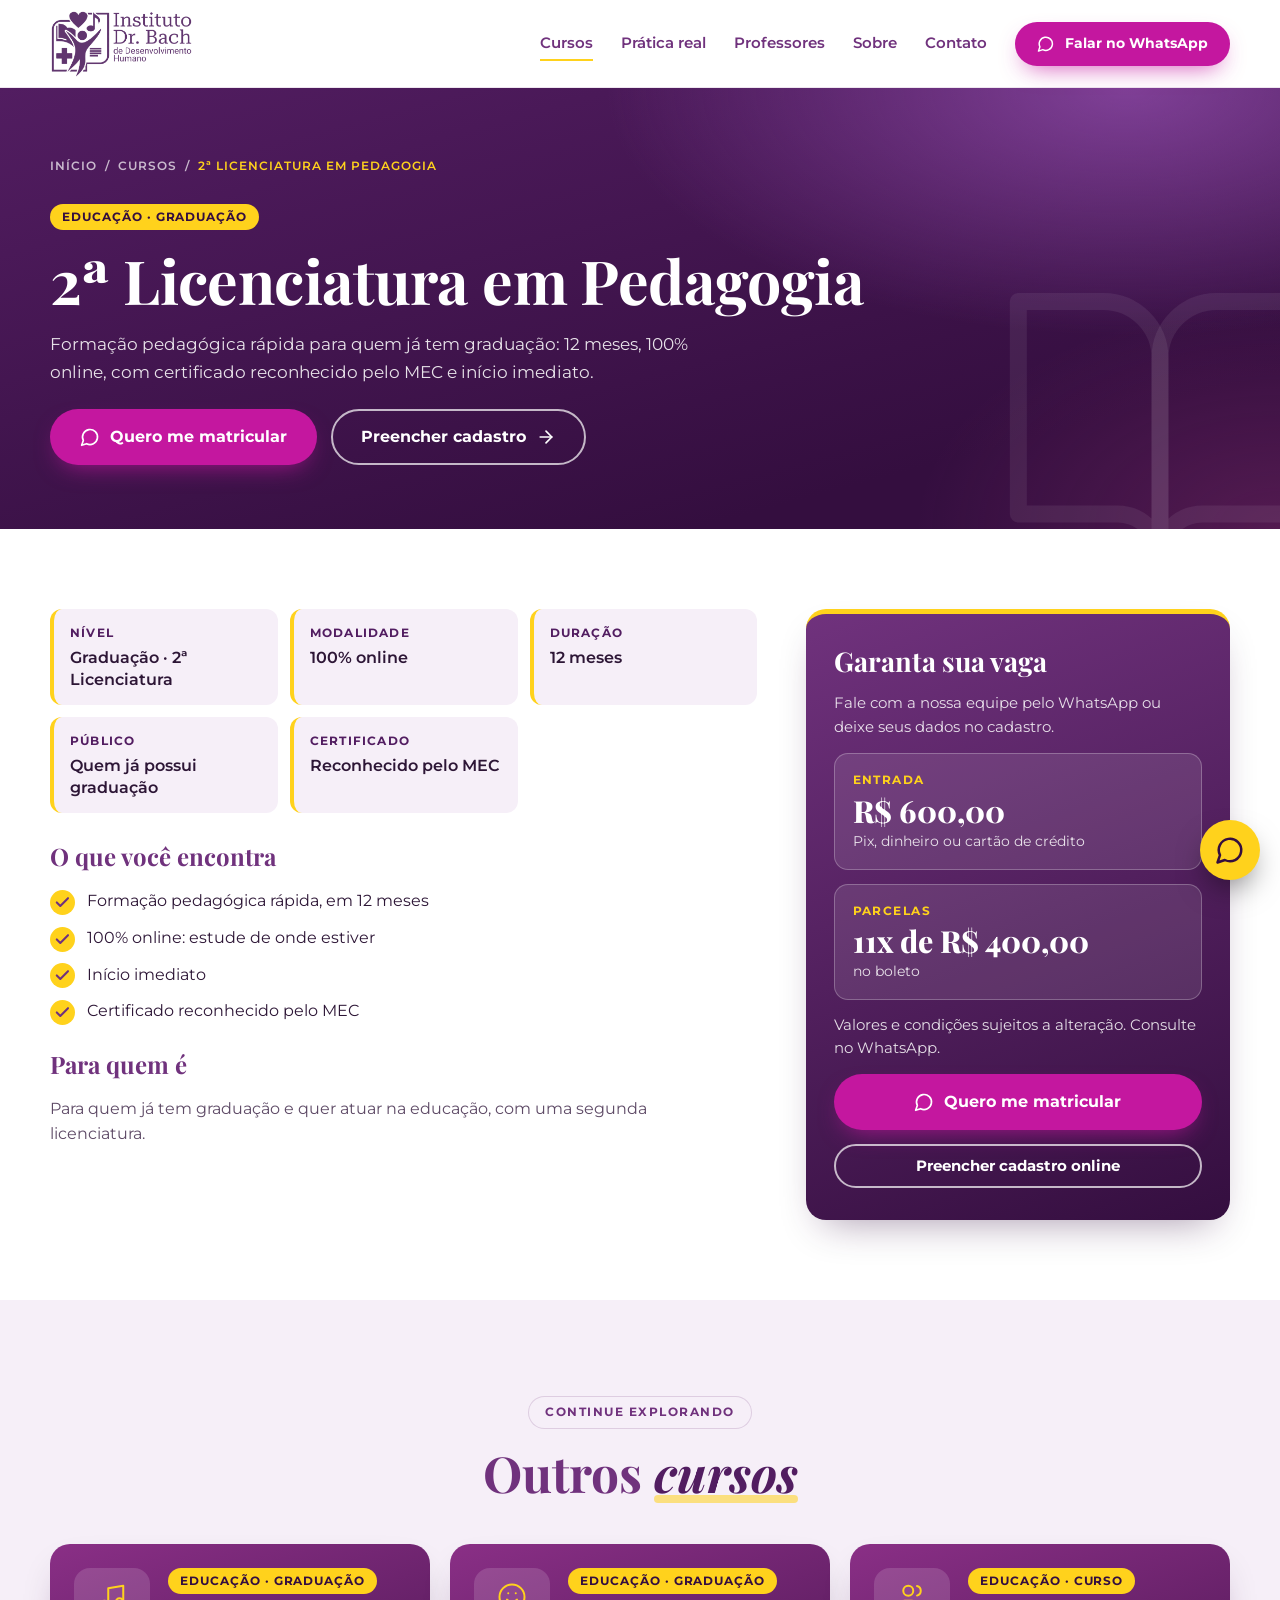
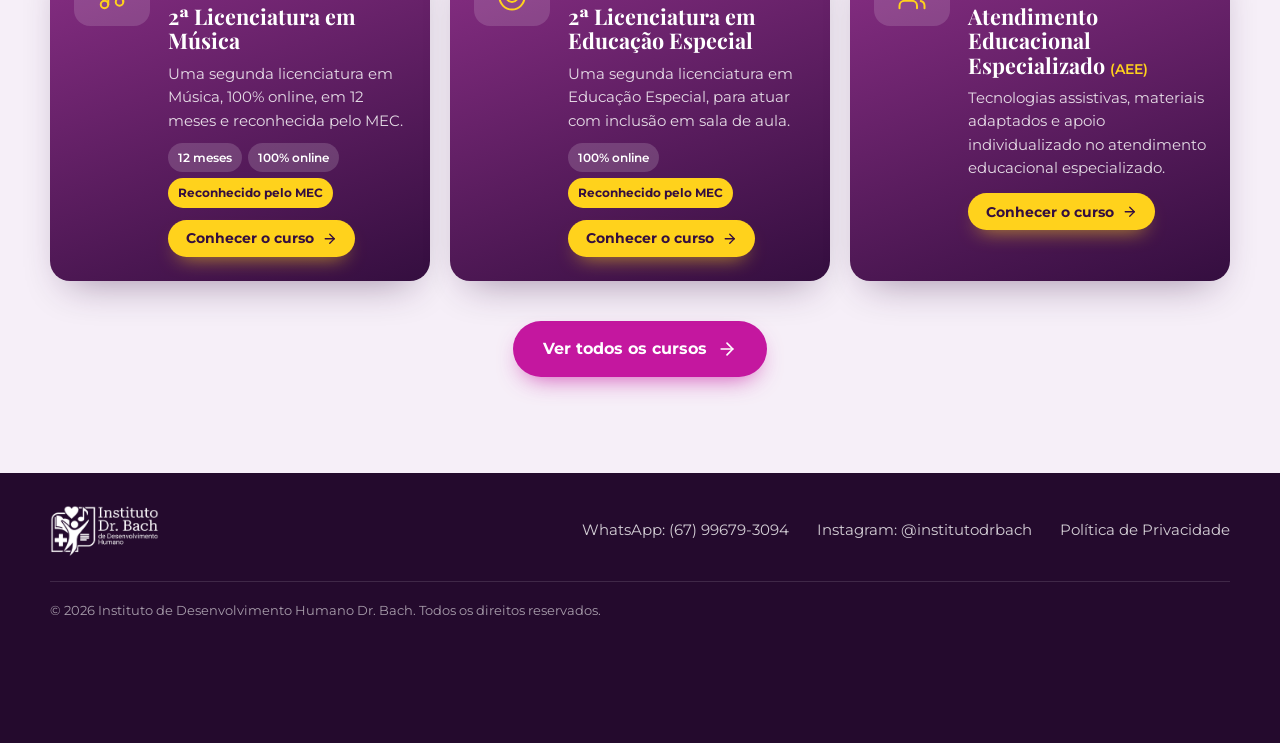
<file: curso-pedagogia.html>
<!DOCTYPE html>
<html lang="pt-BR">
<head>
  <meta charset="utf-8">
  <meta name="viewport" content="width=device-width, initial-scale=1">
  <title>2ª Licenciatura em Pedagogia | Instituto Dr. Bach</title>
  <meta name="description" content="Formação pedagógica rápida para quem já tem graduação: 12 meses, 100% online, com certificado reconhecido pelo MEC e início imediato.">
  <meta name="theme-color" content="#340E3F">
  <meta property="og:type" content="website">
  <meta property="og:locale" content="pt_BR">
  <meta property="og:site_name" content="Instituto de Desenvolvimento Humano Dr. Bach">
  <meta property="og:title" content="2ª Licenciatura em Pedagogia | Instituto Dr. Bach">
  <meta property="og:description" content="Formação pedagógica rápida para quem já tem graduação: 12 meses, 100% online, com certificado reconhecido pelo MEC e início imediato.">
  <meta property="og:image" content="assets/og.jpg">
  <meta name="twitter:card" content="summary_large_image">
  <meta name="twitter:title" content="2ª Licenciatura em Pedagogia | Instituto Dr. Bach">
  <meta name="twitter:description" content="Formação pedagógica rápida para quem já tem graduação: 12 meses, 100% online, com certificado reconhecido pelo MEC e início imediato.">
  <meta name="twitter:image" content="assets/og.jpg">
  <link rel="icon" href="data:image/svg+xml,%3Csvg xmlns='http://www.w3.org/2000/svg' viewBox='0 0 24 24' fill='%2370327D'%3E%3Cpath d='M19 14c1.49-1.46 3-3.21 3-5.5A5.5 5.5 0 0 0 16.5 3c-1.76 0-3 .5-4.5 2-1.5-1.5-2.74-2-4.5-2A5.5 5.5 0 0 0 2 8.5c0 2.3 1.5 4.05 3 5.5l7 7Z'/%3E%3C/svg%3E">
  <link rel="preconnect" href="https://fonts.googleapis.com">
  <link rel="preconnect" href="https://fonts.gstatic.com" crossorigin>
  <link href="https://fonts.googleapis.com/css2?family=Montserrat:wght@400;500;600;700;800&family=Playfair+Display:ital,wght@0,600;0,700;0,800;1,600;1,700&family=Work+Sans:wght@400;500;600;700&family=Fraunces:ital,wght@0,700;1,700&display=swap" rel="stylesheet">
<script type="application/ld+json">{"@context":"https://schema.org","@type":"Course","name":"2ª Licenciatura em Pedagogia","description":"Formação pedagógica rápida para quem já tem graduação: 12 meses, 100% online, com certificado reconhecido pelo MEC e início imediato.","provider":{"@type":"EducationalOrganization","name":"Instituto de Desenvolvimento Humano Dr. Bach"},"hasCourseInstance":{"@type":"CourseInstance","courseMode":"online","courseWorkload":"P12M"}}</script>
<style>
/* ==========================================================
   Instituto Dr. Bach — identidade visual
   Roxo + roxo escuro + amarelo/dourado + branco
   Títulos: Playfair Display · Textos: Montserrat
   ========================================================== */

:root {
  --roxo: #70327D;
  --roxo-escuro: #340E3F;
  --roxo-medio: #521D61;
  --violeta: #8E4AA8;   /* luz do degradê: violeta mais claro */
  --magenta: #C2478F;   /* rosa/magenta: cor de campanha, uso pontual */
  --ouro: #FFD21C;
  --branco: #FFFFFF;
  --lilas: #F6EFF8;
  --texto: #2D1636;
  --texto-suave: #5E4A66;

  --serif: 'Playfair Display', Georgia, 'Times New Roman', serif;
  --sans: 'Montserrat', Arial, Helvetica, sans-serif;

  --raio: 20px;
  --sombra: 0 18px 40px -18px rgba(52, 14, 63, .45);
  --topo-h: 88px;
}

*, *::before, *::after { box-sizing: border-box; }

html { scroll-behavior: smooth; scroll-padding-top: calc(var(--topo-h) + 8px); }

body {
  margin: 0;
  font-family: var(--sans);
  font-size: 16px;
  line-height: 1.6;
  color: var(--texto);
  background: var(--branco);
  -webkit-font-smoothing: antialiased;
}

img { max-width: 100%; height: auto; display: block; }
a { color: inherit; }
h1, h2, h3, h4 { margin: 0; font-family: var(--serif); line-height: 1.12; }
p { margin: 0; }
ul, ol { list-style: none; margin: 0; padding: 0; }

.container { width: min(1180px, 100% - 40px); margin-inline: auto; }

.i {
  width: 1.25em; height: 1.25em; flex: none;
  fill: none; stroke: currentColor; stroke-width: 2;
  stroke-linecap: round; stroke-linejoin: round;
}

:focus-visible { outline: 3px solid var(--ouro); outline-offset: 3px; border-radius: 6px; }

.skip {
  position: absolute; left: 12px; top: -60px; z-index: 100;
  background: var(--ouro); color: var(--roxo-escuro); padding: 10px 16px;
  border-radius: 10px; font-weight: 700; text-decoration: none;
}
.skip:focus { top: 12px; }

/* ---------- botões e etiquetas ---------- */
.btn {
  display: inline-flex; align-items: center; justify-content: center; gap: 10px;
  padding: 12px 22px; border-radius: 999px; border: 2px solid transparent;
  font: 700 .95rem/1 var(--sans); text-decoration: none; cursor: pointer;
  transition: transform .2s ease, box-shadow .2s ease, background .2s ease, color .2s ease;
}
.btn--lg { padding: 16px 28px; font-size: 1rem; }
.btn--ouro { background: var(--ouro); color: var(--roxo-escuro); box-shadow: 0 10px 24px -10px rgba(255, 210, 28, .7); }
.btn--ouro:hover { transform: translateY(-2px); background: #ffdb45; }
.btn--borda { border-color: rgba(255, 255, 255, .7); color: var(--branco); }
.btn--borda:hover { background: var(--branco); color: var(--roxo-escuro); transform: translateY(-2px); }
.btn--roxo { background: var(--roxo); color: var(--branco); box-shadow: 0 10px 24px -12px rgba(52, 14, 63, .7); }
.btn--roxo:hover { transform: translateY(-2px); background: var(--roxo-medio); }

.pill {
  display: inline-block; padding: 7px 20px; border-radius: 999px;
  font: 600 1.05rem/1.2 var(--serif);
}
/* "olhos" de destaque: sans em caixa alta, como nos rótulos dos flyers */
.pill--ouro { background: var(--ouro); color: var(--roxo-escuro); font: 700 .8rem/1.2 var(--sans); letter-spacing: .14em; text-transform: uppercase; padding: 9px 20px; }
.pill--roxo { background: var(--lilas); color: var(--roxo); font: 700 .78rem/1.2 var(--sans); letter-spacing: .12em; text-transform: uppercase; padding: 8px 16px; border: 1px solid rgba(112, 50, 125, .18); }

/* ---------- cabeçalho ---------- */
.topo {
  position: sticky; top: 0; z-index: 50; height: var(--topo-h);
  background: rgba(255, 255, 255, .96); backdrop-filter: blur(8px);
  border-bottom: 1px solid rgba(112, 50, 125, .12);
}
.topo__in { height: 100%; display: flex; align-items: center; justify-content: space-between; gap: 24px; }
.topo__logo img { height: 68px; width: auto; }

.nav { display: flex; align-items: center; gap: 28px; }
.nav > a:not(.btn) {
  font-weight: 600; font-size: .92rem; text-decoration: none; color: var(--roxo);
  position: relative; padding: 6px 0;
}
.nav > a:not(.btn)::after {
  content: ''; position: absolute; left: 0; bottom: 0; height: 2px; width: 0;
  background: var(--ouro); transition: width .25s ease;
}
.nav > a:not(.btn):hover::after, .nav > a[aria-current="page"]::after { width: 100%; }
.nav__cta { padding: 11px 20px; font-size: .88rem; }

.menu-btn {
  display: none; width: 46px; height: 46px; border-radius: 12px; border: 0;
  background: var(--roxo); color: var(--branco); cursor: pointer; align-items: center; justify-content: center;
}
.menu-btn .i { width: 24px; height: 24px; }
.menu-btn .i--close { display: none; }
.menu-btn[aria-expanded="true"] .i--open { display: none; }
.menu-btn[aria-expanded="true"] .i--close { display: block; }

/* ---------- hero ---------- */
.hero {
  position: relative; overflow: hidden; color: var(--branco);
  background:
    radial-gradient(900px 500px at 85% 10%, rgba(142, 74, 168, .8), transparent 65%),
    radial-gradient(600px 380px at 100% 95%, rgba(194, 71, 143, .2), transparent 70%),
    linear-gradient(165deg, var(--roxo-medio) 0%, var(--roxo-escuro) 70%, #260a30 100%);
  padding: 64px 0 0;
}
.hero__deco .deco { position: absolute; fill: none; stroke: rgba(255, 255, 255, .07); stroke-width: 1.2; stroke-linecap: round; stroke-linejoin: round; }
.deco--heart { width: 340px; height: 340px; left: -90px; top: 40px; }
.deco--note { width: 220px; height: 220px; right: 36%; top: -40px; transform: rotate(12deg); }
.deco--cross { width: 260px; height: 260px; right: -60px; bottom: 90px; }

.hero__grid { position: relative; display: grid; grid-template-columns: 1.15fr .85fr; align-items: end; gap: 24px; }
.hero__texto { padding-bottom: 48px; align-self: center; }
.hero__titulo {
  font-size: clamp(2.6rem, 6vw, 4.6rem); font-weight: 700; margin: 22px 0 20px; letter-spacing: -.01em;
}
.hero__lead { max-width: 52ch; font-size: 1.08rem; color: rgba(255, 255, 255, .88); }
.hero__pontos { margin: 24px 0 30px; display: grid; gap: 10px; }
.hero__pontos li { display: flex; align-items: center; gap: 10px; font-weight: 500; }
.hero__pontos .i { color: var(--ouro); stroke-width: 3; }
.hero__acoes { display: flex; flex-wrap: wrap; gap: 14px; }

.hero__foto { position: relative; justify-self: end; width: min(100%, 420px); align-self: end; }
/* a foto se dissolve no fundo roxo: fade no topo, na base e nas laterais */
.hero__foto img {
  width: 100%;
  -webkit-mask-image: linear-gradient(180deg, transparent 0%, #000 26%, #000 70%, transparent 100%), linear-gradient(90deg, transparent 0%, #000 22%, #000 90%, transparent 100%);
  -webkit-mask-composite: source-in;
  mask-image: linear-gradient(180deg, transparent 0%, #000 26%, #000 70%, transparent 100%), linear-gradient(90deg, transparent 0%, #000 22%, #000 90%, transparent 100%);
  mask-composite: intersect;
}

.parceria { display: flex; align-items: center; gap: 14px; }
.parceria__rotulo { font-size: .78rem; text-transform: uppercase; letter-spacing: .12em; color: rgba(255, 255, 255, .7); }
.parceria--rodape { margin-top: 20px; }
.parceria__marca { font: 800 1.35rem/1 var(--sans); letter-spacing: .04em; padding: 8px 16px; border: 2px solid rgba(255, 255, 255, .85); border-radius: 10px; }

/* ---------- faixa de credenciais ---------- */
.faixa { background: var(--roxo); color: var(--branco); }
.faixa__grid { display: grid; grid-template-columns: repeat(4, 1fr); gap: 0; }
.faixa__item { display: flex; align-items: center; gap: 14px; padding: 22px 18px; border-left: 1px solid rgba(255, 255, 255, .16); }
.faixa__item:first-child { border-left: 0; padding-left: 0; }
.faixa__item .i { width: 32px; height: 32px; color: var(--ouro); }
.faixa__item strong { display: block; font-size: .95rem; line-height: 1.3; }
.faixa__item span { display: block; font-size: .8rem; color: rgba(255, 255, 255, .75); line-height: 1.4; margin-top: 2px; }

/* ---------- seções ---------- */
.secao { padding: 96px 0; }
.secao--lilas { background: var(--lilas); }
.secao__cab { max-width: 720px; margin: 0 auto 44px; text-align: center; display: grid; gap: 16px; justify-items: center; }
.secao__titulo { font-size: clamp(2rem, 4.2vw, 3.1rem); font-weight: 700; color: var(--roxo); }
.secao__titulo em { font-style: italic; color: var(--roxo-medio); position: relative; isolation: isolate; white-space: nowrap; }
.secao__titulo em::after { content: ''; position: absolute; left: 0; right: 0; bottom: 2px; height: 8px; background: var(--ouro); opacity: .55; z-index: -1; border-radius: 4px; }
.secao__lead { color: var(--texto-suave); font-size: 1.05rem; }

/* ---------- filtros ---------- */
.filtros { display: flex; flex-wrap: wrap; justify-content: center; gap: 10px; margin-bottom: 36px; }
.filtro {
  font: 600 .9rem/1 var(--sans); padding: 12px 22px; border-radius: 999px; cursor: pointer;
  border: 2px solid rgba(112, 50, 125, .25); background: transparent; color: var(--roxo);
  transition: all .2s ease;
}
.filtro:hover { border-color: var(--roxo); }
.filtro.is-ativo { background: var(--roxo); border-color: var(--roxo); color: var(--branco); }

/* ---------- cursos ---------- */
/* cards mais largos que altos: ícone num selo arredondado à esquerda, texto e botão à direita.
   o card inteiro é o link (não tem outro link dentro dele). */
.cursos { display: grid; grid-template-columns: repeat(auto-fill, minmax(340px, 1fr)); gap: 20px; }
.curso {
  position: relative; display: flex; align-items: flex-start; gap: 18px;
  padding: 24px; border-radius: var(--raio); color: var(--branco); text-decoration: none;
  background: linear-gradient(160deg, var(--roxo) 0%, var(--roxo-escuro) 100%);
  box-shadow: var(--sombra); transition: transform .25s ease, box-shadow .25s ease;
}
.curso:hover, .curso:focus-visible { transform: translateY(-6px); }
.curso.is-oculto { display: none; }
.curso__marca {
  flex: none; display: grid; place-items: center; width: 76px; height: 58px;
  border-radius: 16px; background: rgba(255, 255, 255, .14);
}
.curso__marca .i {
  width: 30px; height: 30px; fill: none; stroke: var(--ouro); stroke-width: 1.6;
  stroke-linecap: round; stroke-linejoin: round;
}
.curso__corpo { display: flex; flex-direction: column; align-items: flex-start; gap: 10px; min-width: 0; }
.tag {
  align-self: flex-start; background: var(--ouro); color: var(--roxo-escuro);
  font: 700 .7rem/1 var(--sans); letter-spacing: .08em; text-transform: uppercase;
  padding: 7px 12px; border-radius: 999px; position: relative;
}
.tag--claro { background: var(--branco); }
.curso h3 { font-size: 1.35rem; font-weight: 700; }
.curso h3 small { font: 600 .85rem var(--sans); color: var(--ouro); }
.curso p { color: rgba(255, 255, 255, .84); font-size: .92rem; }
.curso__cta {
  display: inline-flex; align-items: center; gap: 8px; margin-top: 2px;
  background: var(--ouro); color: var(--roxo-escuro); font: 700 .88rem/1 var(--sans);
  padding: 11px 18px; border-radius: 999px; box-shadow: 0 10px 20px -10px rgba(255, 210, 28, .7);
  transition: background .2s ease, transform .2s ease;
}
.curso:hover .curso__cta, .curso:focus-visible .curso__cta { background: #ffdb45; transform: translateX(3px); }
.curso__cta .i { width: 1.1em; height: 1.1em; }
/* cor por área (campanha): educação puxa para o magenta, gestão para o roxo médio */
.curso[data-area="educacao"] { background: linear-gradient(160deg, #8A2F86 0%, var(--roxo-escuro) 100%); }
.curso[data-area="gestao"] { background: linear-gradient(160deg, var(--roxo-medio) 0%, #2a0b33 100%); }

/* ---------- cabeçalho de cada página interna ---------- */
.pagina-topo {
  position: relative; overflow: hidden; color: var(--branco); padding: 56px 0 64px;
  background:
    radial-gradient(800px 380px at 88% 0%, rgba(142, 74, 168, .8), transparent 65%),
    radial-gradient(520px 320px at 100% 100%, rgba(194, 71, 143, .22), transparent 70%),
    linear-gradient(165deg, var(--roxo-medio) 0%, var(--roxo-escuro) 80%);
}
.pagina-topo .container { position: relative; display: grid; gap: 16px; justify-items: start; }
.pagina-topo__marca {
  position: absolute; right: -50px; bottom: -70px; width: 340px; height: 340px;
  fill: none; stroke: rgba(255, 255, 255, .07); stroke-width: 1.2; stroke-linecap: round; stroke-linejoin: round;
}
.pagina-topo__titulo { font-size: clamp(2.2rem, 5.2vw, 3.8rem); font-weight: 700; letter-spacing: -.01em; }
.pagina-topo__titulo small { font: 600 1.2rem var(--sans); color: var(--ouro); letter-spacing: 0; }
.pagina-topo__lead { max-width: 62ch; font-size: 1.08rem; color: rgba(255, 255, 255, .88); }
.pagina-topo__acoes { display: flex; flex-wrap: wrap; gap: 14px; margin-top: 8px; }

.migalhas { display: flex; flex-wrap: wrap; gap: 8px; font-size: .78rem; font-weight: 600; letter-spacing: .08em; text-transform: uppercase; color: rgba(255, 255, 255, .7); }
.migalhas a { text-decoration: none; }
.migalhas a:hover { color: var(--ouro); }
.migalhas [aria-current] { color: var(--ouro); }

.secao__mais { text-align: center; margin-top: 40px; }

/* ---------- página de cada curso (informações) ---------- */
.cs { padding: 80px 0; }
.cs__grid { display: grid; grid-template-columns: minmax(0, 1.25fr) minmax(0, .75fr); gap: 48px; align-items: start; }
.cs__info { display: grid; gap: 18px; justify-items: start; }

.cs__voltar { display: inline-flex; align-items: center; gap: 8px; font-size: .88rem; font-weight: 700; color: var(--roxo); text-decoration: none; }
.cs__voltar .i { transition: transform .2s ease; }
.cs__voltar:hover .i { transform: translateX(5px); }

.cs__fatos { width: 100%; margin: 0 0 4px; display: grid; grid-template-columns: repeat(auto-fit, minmax(210px, 1fr)); gap: 12px; }
.cs__fatos div { background: var(--lilas); border-left: 4px solid var(--ouro); border-radius: 12px; padding: 14px 16px; }
.cs__fatos dt { font-size: .72rem; font-weight: 700; letter-spacing: .1em; text-transform: uppercase; color: var(--roxo-medio); }
.cs__fatos dd { margin: 4px 0 0; font-weight: 600; color: var(--texto); line-height: 1.4; }

.cs__sub { font-size: 1.5rem; color: var(--roxo); margin-top: 8px; }
.cs__lista { display: grid; gap: 10px; }
.cs__lista li { display: flex; gap: 12px; align-items: flex-start; }
.cs__lista .i { margin-top: .12em; color: var(--roxo); stroke-width: 3; background: var(--ouro); border-radius: 50%; padding: 4px; width: 1.55em; height: 1.55em; }
.cs__texto { color: var(--texto-suave); max-width: 62ch; }

.cs__insc {
  position: sticky; top: calc(var(--topo-h) + 20px);
  display: grid; gap: 14px; padding: 32px 28px; border-radius: var(--raio); color: var(--branco);
  background: linear-gradient(160deg, var(--roxo) 0%, var(--roxo-escuro) 100%);
  box-shadow: var(--sombra); border-top: 5px solid var(--ouro);
}
.cs__insc h2 { font-size: 1.7rem; }
.cs__insc > p { color: rgba(255, 255, 255, .85); font-size: .95rem; }
.cs__zap { color: var(--ouro); font-weight: 600; font-size: .9rem; text-align: center; text-decoration: underline; text-underline-offset: 4px; }
.cs__zap:hover { color: var(--branco); }

/* ---------- página de cadastro ---------- */
.insc__grid { display: grid; grid-template-columns: minmax(0, 1.1fr) minmax(0, .9fr); gap: 48px; align-items: start; }
.insc__form { position: static; padding: 36px 32px; }
.form__duplo { display: grid; grid-template-columns: 1fr 1fr; gap: 14px; }
.confirmacao {
  display: flex; gap: 14px; align-items: flex-start; margin-top: 8px; padding: 18px 20px; border-radius: 14px;
  background: rgba(255, 210, 28, .14); border: 1px solid rgba(255, 210, 28, .5);
}
.confirmacao[hidden] { display: none; }
.confirmacao .i { color: var(--roxo-escuro); background: var(--ouro); border-radius: 50%; padding: 5px; width: 2em; height: 2em; stroke-width: 3; }
.confirmacao p { font-size: .92rem; color: rgba(255, 255, 255, .9); }
.confirmacao a { color: var(--ouro); font-weight: 700; }
.insc__lado { display: grid; gap: 22px; justify-items: start; }
.passos { display: grid; gap: 18px; width: 100%; }
.passos li { display: flex; gap: 16px; align-items: flex-start; }
.passos__n { flex: none; display: grid; place-items: center; width: 42px; height: 42px; border-radius: 50%; background: var(--roxo); color: var(--ouro); font: 700 1.2rem var(--serif); }
.passos strong { display: block; font-family: var(--serif); font-size: 1.15rem; color: var(--roxo); }
.passos p { color: var(--texto-suave); font-size: .95rem; }
.insc__ajuda { display: grid; gap: 8px; justify-items: start; padding: 22px; border-radius: var(--raio); background: var(--lilas); border-left: 5px solid var(--ouro); width: 100%; }
.insc__ajuda strong { font: 700 1.2rem var(--serif); color: var(--roxo); }
.insc__ajuda p { color: var(--texto-suave); font-size: .95rem; }

/* ---------- sobre e contato ---------- */
.sobre__grid { display: grid; grid-template-columns: minmax(0, .9fr) minmax(0, 1.1fr); gap: 56px; align-items: start; }
.sobre__texto { display: grid; gap: 16px; justify-items: start; }
.sobre__texto .secao__titulo { text-align: left; }
.sobre__corpo { display: grid; gap: 16px; justify-items: start; color: var(--texto-suave); font-size: 1.05rem; }
.ccard {
  display: grid; gap: 8px; justify-items: start; align-content: start; padding: 30px 26px; border-radius: var(--raio);
  background: var(--lilas); border-top: 4px solid var(--ouro); text-decoration: none;
  box-shadow: 0 10px 30px -18px rgba(52, 14, 63, .35); transition: transform .25s ease;
}
a.ccard:hover { transform: translateY(-5px); }
.ccard__ic { display: grid; place-items: center; width: 54px; height: 54px; border-radius: 16px; background: var(--roxo); color: var(--branco); margin-bottom: 6px; }
.ccard h2 { font-size: 1.4rem; color: var(--roxo); }
.ccard strong { font-size: 1.1rem; color: var(--texto); }
.ccard__desc { color: var(--texto-suave); font-size: .92rem; }
.ccard__link { font-weight: 700; font-size: .9rem; color: var(--roxo); text-decoration: underline; text-underline-offset: 3px; }
.ccard__link:hover { color: var(--roxo-medio); }
.secao--lilas .ccard { background: var(--branco); }

/* ---------- localização e contato ---------- */
.local__grid { display: grid; grid-template-columns: minmax(0, .85fr) minmax(0, 1.15fr); gap: 28px; align-items: stretch; }
.local__cards { display: grid; gap: 16px; align-content: start; }
.local__cards .ccard { grid-template-columns: 54px 1fr; column-gap: 18px; row-gap: 2px; align-items: center; padding: 22px 24px; }
.local__cards .ccard__ic { grid-row: 1 / span 4; margin: 0; align-self: start; }
.local__cards .ccard > :not(.ccard__ic) { grid-column: 2; }
.local__mapa { position: relative; min-height: 440px; border-radius: var(--raio); overflow: hidden; background: var(--lilas); box-shadow: var(--sombra); border: 4px solid var(--branco); }
.local__mapa iframe { position: absolute; inset: 0; width: 100%; height: 100%; border: 0; }
@media (max-width: 960px) {
  .local__grid { grid-template-columns: 1fr; }
  .local__mapa { min-height: 340px; }
}

/* ---------- formulário de inscrição ---------- */
.form { display: grid; gap: 14px; margin-top: 6px; }
.campo { display: grid; gap: 6px; }
.campo[hidden] { display: none; }
.campo span { font-size: .8rem; font-weight: 700; letter-spacing: .04em; }
.campo em { font-style: normal; font-weight: 500; opacity: .75; }
.campo input, .campo select, .campo textarea {
  width: 100%; font: 500 1rem var(--sans); color: var(--texto);
  padding: 13px 14px; border-radius: 12px; border: 2px solid transparent; background: var(--branco);
}
.campo textarea { resize: vertical; min-height: 84px; }
.campo input::placeholder, .campo textarea::placeholder { color: #8b7a92; }
.campo input:focus-visible, .campo select:focus-visible, .campo textarea:focus-visible { outline: 3px solid var(--ouro); outline-offset: 1px; border-radius: 12px; }
.campo input:user-invalid { border-color: #ff8a8a; }
.form__enviar { width: 100%; margin-top: 4px; }
.form__nota { font-size: .76rem; color: rgba(255, 255, 255, .7); line-height: 1.5; }

/* ---------- mercado ---------- */
.mercado {
  position: relative; overflow: hidden; color: var(--branco); padding: 80px 0;
  background:
    radial-gradient(700px 320px at 10% 20%, rgba(142, 74, 168, .8), transparent 70%),
    linear-gradient(120deg, var(--roxo-escuro), var(--roxo-medio));
}
.mercado__grid { display: grid; grid-template-columns: .8fr 1.2fr; gap: 48px; align-items: center; }
.mercado__num { display: flex; flex-wrap: wrap; align-items: baseline; column-gap: 4px; }
.mercado__mais, .mercado__valor { font: 800 clamp(3.4rem, 8vw, 6rem)/1 var(--serif); color: var(--ouro); }
.mercado__rotulo { flex-basis: 100%; margin-top: 10px; font-weight: 600; letter-spacing: .04em; text-transform: uppercase; font-size: .85rem; color: rgba(255, 255, 255, .85); }
.mercado__texto { display: grid; gap: 18px; justify-items: start; }
.mercado__texto h2 { font-size: clamp(1.7rem, 3.4vw, 2.5rem); }
.mercado__texto p { color: rgba(255, 255, 255, .88); max-width: 56ch; }
.mercado__texto strong { color: var(--ouro); }

/* ---------- diferenciais ---------- */
.difs { display: grid; grid-template-columns: repeat(auto-fit, minmax(240px, 1fr)); gap: 22px; }
.dif { background: var(--branco); border-radius: var(--raio); padding: 30px 26px; box-shadow: 0 10px 30px -18px rgba(52, 14, 63, .35); border-top: 4px solid var(--ouro); }
.dif__icone { display: grid; place-items: center; width: 56px; height: 56px; border-radius: 16px; background: var(--roxo); color: var(--branco); margin-bottom: 18px; }
.dif__icone .i { width: 26px; height: 26px; }
.dif h3 { font-size: 1.35rem; color: var(--roxo); margin-bottom: 10px; }
.dif p { color: var(--texto-suave); font-size: .95rem; }

/* ---------- equipe ---------- */
.equipe { display: grid; grid-template-columns: repeat(auto-fit, minmax(300px, 1fr)); gap: 24px; max-width: 860px; margin: 0 auto; }
.pessoa { display: flex; align-items: center; gap: 22px; padding: 26px; border-radius: var(--raio); background: var(--lilas); border: 1px solid rgba(112, 50, 125, .14); }
.pessoa__foto {
  flex: none; width: 96px; height: 96px; border-radius: 50%; display: grid; place-items: center;
  background: linear-gradient(160deg, var(--roxo), var(--roxo-escuro)); color: var(--ouro);
  font: 700 1.9rem var(--serif); border: 4px solid var(--branco); box-shadow: 0 8px 20px -8px rgba(52, 14, 63, .6);
}
.pessoa__cargo { font-size: .78rem; font-weight: 700; letter-spacing: .1em; text-transform: uppercase; color: var(--roxo-medio); }
.pessoa h3 { font-size: 1.45rem; color: var(--roxo); margin: 4px 0; }
.pessoa__reg { font-size: .88rem; color: var(--texto-suave); font-weight: 500; }

/* ---------- contato ---------- */
.contato {
  position: relative; overflow: hidden; color: var(--branco); padding: 88px 0;
  background:
    radial-gradient(800px 400px at 90% 0%, rgba(142, 74, 168, .8), transparent 65%),
    linear-gradient(160deg, var(--roxo-medio), var(--roxo-escuro));
}
.contato__in { display: flex; flex-wrap: wrap; align-items: center; justify-content: space-between; gap: 36px; }
.contato__texto { display: grid; gap: 18px; justify-items: start; max-width: 560px; }
.contato__texto h2 { font-size: clamp(2.2rem, 5vw, 3.6rem); }
.contato__texto p { color: rgba(255, 255, 255, .88); }
.contato__acoes { display: grid; gap: 14px; }

/* ---------- rodapé ---------- */
.rodape { background: #240a2d; color: rgba(255, 255, 255, .8); padding: 32px 0; font-size: .92rem; }
.rodape__simples { display: flex; flex-wrap: wrap; align-items: center; justify-content: space-between; gap: 18px 32px; }
.rodape__logo img { height: 52px; width: auto; }
.rodape__links { display: flex; flex-wrap: wrap; gap: 8px 28px; }
.rodape a { text-decoration: none; }
.rodape a:hover { color: var(--ouro); }
.rodape__base { border-top: 1px solid rgba(255, 255, 255, .12); margin-top: 24px; padding: 18px 0 90px; font-size: .82rem; color: rgba(255, 255, 255, .6); }

/* ---------- botão flutuante ---------- */
.zap {
  position: fixed; right: 20px; bottom: 20px; z-index: 60; width: 60px; height: 60px; border-radius: 50%;
  display: grid; place-items: center; background: var(--ouro); color: var(--roxo-escuro);
  box-shadow: 0 14px 30px -8px rgba(0, 0, 0, .5); transition: transform .2s ease;
}
.zap .i { width: 30px; height: 30px; }
.zap:hover { transform: scale(1.08); }

/* ---------- animação de entrada ---------- */
.js .reveal { opacity: 0; transform: translateY(22px); transition: opacity .7s ease, transform .7s ease; }
.js .reveal.is-visivel { opacity: 1; transform: none; }

@media (prefers-reduced-motion: reduce) {
  html { scroll-behavior: auto; }
  .js .reveal { opacity: 1; transform: none; transition: none; }
  * { transition-duration: .01ms !important; }
}

/* ---------- responsivo ---------- */
@media (max-width: 960px) {
  .hero__grid { grid-template-columns: 1fr; }
  .hero__foto { justify-self: center; width: min(100%, 380px); }
  .hero__texto { padding-bottom: 8px; }
  .faixa__grid { grid-template-columns: repeat(2, 1fr); }
  .faixa__item:nth-child(3) { border-left: 0; padding-left: 0; }
  .faixa__item:nth-child(n+3) { border-top: 1px solid rgba(255, 255, 255, .16); }
  .mercado__grid { grid-template-columns: 1fr; gap: 28px; }
  .cs__grid, .insc__grid, .sobre__grid { grid-template-columns: 1fr; gap: 36px; }
  .cs__insc { position: static; }
}

@media (max-width: 820px) {
  .menu-btn { display: inline-flex; }
  .nav {
    position: absolute; left: 0; right: 0; top: var(--topo-h); flex-direction: column; align-items: stretch; gap: 0;
    background: var(--branco); padding: 8px 20px 20px; border-bottom: 1px solid rgba(112, 50, 125, .12);
    box-shadow: 0 20px 30px -20px rgba(52, 14, 63, .4);
    display: none;
  }
  .nav.is-aberto { display: flex; }
  .nav > a:not(.btn) { padding: 14px 4px; border-bottom: 1px solid rgba(112, 50, 125, .1); }
  .nav > a:not(.btn)::after { display: none; }
  .nav__cta { margin-top: 16px; }
}

@media (max-width: 560px) {
  .secao { padding: 68px 0; }
  .cs { padding: 64px 0; }
  .cs__insc, .insc__form { padding: 26px 20px; }
  .form__duplo { grid-template-columns: 1fr; }
  .pagina-topo { padding: 40px 0 48px; }
  .pagina-topo__acoes .btn { width: 100%; }
  .hero { padding-top: 40px; }
  :root { --topo-h: 76px; }
  .topo__logo img { height: 56px; }
  .faixa__grid { grid-template-columns: 1fr; }
  .faixa__item, .faixa__item:nth-child(3) { border-left: 0; padding: 16px 0; }
  .faixa__item:nth-child(n+2) { border-top: 1px solid rgba(255, 255, 255, .16); }
  .hero__acoes .btn, .contato__acoes .btn { width: 100%; }
  .pessoa { flex-direction: column; text-align: center; }
  .contato__acoes { width: 100%; }
}

/* ==========================================================
   v2 — identidade (magenta nos botões), novas seções e páginas
   ========================================================== */
:root {
  --magenta: #C4179F;          /* botão principal: branco sobre ele passa de 5:1 */
  --magenta-escuro: #A30F82;
}

/* ---------- botões ---------- */
.btn--magenta { background: var(--magenta); color: var(--branco); box-shadow: 0 10px 24px -10px rgba(196, 23, 159, .8); }
.btn--magenta:hover { transform: translateY(-2px); background: var(--magenta-escuro); }
.btn--contorno { border-color: var(--roxo); color: var(--roxo); }
.btn--contorno:hover { background: var(--roxo); color: var(--branco); transform: translateY(-2px); }
.btn--bloco { width: 100%; }

/* ---------- hero ---------- */
.hero__titulo {
  font-family: var(--sans); text-transform: uppercase; font-weight: 800; line-height: 1.04;
  letter-spacing: -.015em; font-size: clamp(2rem, 5.2vw, 3.9rem); margin: 20px 0 18px;
}
.hero__titulo .leve, .pratica__titulo .leve { font-weight: 500; }
.destaque { font-family: var(--serif); font-style: italic; font-weight: 700; text-transform: none; letter-spacing: 0; color: var(--ouro); }
.selos { display: flex; flex-wrap: wrap; gap: 10px; margin: 22px 0 28px; }
.selo {
  display: inline-flex; align-items: center; gap: 8px; padding: 8px 14px; border-radius: 999px;
  background: rgba(255, 255, 255, .12); border: 1px solid rgba(255, 255, 255, .28); font-weight: 600; font-size: .85rem;
}
.selo .i { color: var(--ouro); width: 1.1em; height: 1.1em; stroke-width: 2.4; }

.turma { background: linear-gradient(90deg, var(--magenta), #8A1A9A); color: var(--branco); }
.turma__in { display: flex; flex-wrap: wrap; align-items: center; justify-content: center; gap: 6px 22px; padding: 14px 0; font-weight: 700; text-align: center; }
.turma__in a { color: var(--branco); font-weight: 800; text-decoration: underline; text-underline-offset: 4px; }
.turma__in a:hover { color: var(--ouro); }

/* ---------- diferenciais compactos ---------- */
.secao--compacta { padding: 72px 0; }

/* ---------- cursos: chips, mais opções ---------- */
.curso__meta { display: flex; flex-wrap: wrap; gap: 6px; position: relative; }
.curso__meta li { font-size: .72rem; font-weight: 600; padding: 5px 10px; border-radius: 999px; background: rgba(255, 255, 255, .16); }
.curso__meta .mec { background: var(--ouro); color: var(--roxo-escuro); font-weight: 700; }
.curso__bloco { margin-top: 64px; }
/* lista + foto ao lado, com um botão de WhatsApp só no final (em vez de um card por item) */
.oferecemos { display: grid; grid-template-columns: minmax(0, 1.15fr) minmax(0, .85fr); gap: 36px; align-items: center; margin-top: 30px; }
.oferecemos__lista { display: grid; gap: 24px; }
.oferecemos__lista li { display: flex; gap: 16px; align-items: flex-start; }
.oferecemos__ic { flex: none; display: grid; place-items: center; width: 48px; height: 48px; border-radius: 14px; background: var(--roxo); color: var(--branco); }
.oferecemos__ic .i { width: 22px; height: 22px; }
.oferecemos__lista strong { display: block; font-family: var(--serif); font-size: 1.2rem; color: var(--roxo); margin-bottom: 3px; }
.oferecemos__lista p { color: var(--texto-suave); font-size: .95rem; }
.oferecemos__foto .img-r { aspect-ratio: 1 / 1; }
.oferecemos__cta { text-align: center; margin-top: 36px; }

/* ---------- fotos e placeholders (troque o arquivo em assets/images/ e ele aparece) ---------- */
.foto {
  position: relative; margin: 0; display: grid; place-items: center; overflow: hidden; aspect-ratio: 4 / 3;
  border-radius: 22px; background: var(--lilas); border: 2px dashed rgba(112, 50, 125, .3);
}
.foto img { position: absolute; inset: 0; z-index: 1; width: 100%; height: 100%; object-fit: cover; }
.foto__ph { display: grid; gap: 8px; justify-items: center; text-align: center; padding: 16px; color: var(--roxo); font-size: .78rem; font-weight: 600; }
.foto__ph .i { width: 32px; height: 32px; opacity: .8; }
.foto--escura { background: rgba(255, 255, 255, .08); border-color: rgba(255, 255, 255, .35); }
.foto--escura .foto__ph { color: var(--branco); }
.foto--larga { aspect-ratio: 16 / 9; }
.foto--quadrada { aspect-ratio: 1 / 1; border-radius: 14px; }
.foto--retrato { aspect-ratio: 1 / 1; border-radius: 50%; }

/* ---------- prática real ---------- */
.pratica {
  position: relative; overflow: hidden; color: var(--branco); padding: 96px 0;
  background:
    radial-gradient(800px 420px at 90% 0%, rgba(142, 74, 168, .8), transparent 65%),
    radial-gradient(520px 320px at 0% 100%, rgba(194, 71, 143, .2), transparent 70%),
    linear-gradient(160deg, var(--roxo-medio), var(--roxo-escuro));
}
.pratica__grid { display: grid; grid-template-columns: minmax(0, 1fr) minmax(0, 1fr); gap: 48px; align-items: center; }
.pratica__texto { display: grid; gap: 18px; justify-items: start; }
.pratica__titulo { font-family: var(--sans); text-transform: uppercase; font-weight: 800; font-size: clamp(1.9rem, 4.4vw, 3.2rem); line-height: 1.06; letter-spacing: -.01em; }
.pratica__frase { font: italic 600 1.3rem/1.4 var(--serif); color: var(--ouro); border-left: 4px solid var(--magenta); padding-left: 16px; }
.pratica__texto p { color: rgba(255, 255, 255, .9); max-width: 52ch; }
.galeria { display: grid; grid-template-columns: 1fr 1fr; gap: 14px; }
.galeria .foto:first-child { grid-column: 1 / -1; aspect-ratio: 16 / 9; }
.video { position: relative; margin-top: 14px; border-radius: 22px; overflow: hidden; aspect-ratio: 16 / 9; background: #000; }
.video iframe, .video button { position: absolute; inset: 0; width: 100%; height: 100%; border: 0; }
.video button { cursor: pointer; display: grid; place-items: center; background: linear-gradient(160deg, var(--roxo), var(--roxo-escuro)); color: var(--branco); }
.video button .i { width: 64px; height: 64px; fill: currentColor; }

/* ---------- mercado ---------- */
.mercado__in { display: grid; grid-template-columns: minmax(0, 1fr); gap: 30px; justify-items: center; text-align: center; }
.mercado__in > * { min-width: 0; max-width: 100%; }
.mercado__in h2 { font-size: clamp(1.8rem, 3.8vw, 2.7rem); max-width: 22ch; }
.stats { display: grid; grid-template-columns: repeat(auto-fit, minmax(250px, 1fr)); gap: 22px; width: 100%; max-width: 880px; }
.stat { padding: 30px 24px; border-radius: var(--raio); color: var(--branco); background: linear-gradient(160deg, var(--roxo) 0%, var(--roxo-escuro) 100%); box-shadow: var(--sombra); }
.stat__num { display: block; font: 800 clamp(2.8rem, 7vw, 4.4rem)/1 var(--serif); color: var(--ouro); }
.stat__rotulo { display: block; margin-top: 10px; font-weight: 600; color: rgba(255, 255, 255, .92); }
.mercado__fecho { font: 600 1.35rem/1.35 var(--serif); max-width: 40ch; color: var(--roxo-medio); }
.fonte { font-size: .78rem; color: var(--texto-suave); }

/* ---------- linha do tempo ---------- */
.linha { display: grid; grid-template-columns: repeat(4, 1fr); gap: 28px; }
.linha li { position: relative; padding-top: 70px; }
.linha li::before {
  content: ''; position: absolute; top: 26px; left: 62px; right: -18px; height: 2px;
  background: repeating-linear-gradient(90deg, rgba(112, 50, 125, .4) 0 8px, transparent 8px 14px);
}
.linha li:last-child::before { display: none; }
.linha__n { position: absolute; top: 0; left: 0; display: grid; place-items: center; width: 54px; height: 54px; border-radius: 50%; background: var(--magenta); color: var(--branco); font: 700 1.5rem var(--serif); box-shadow: 0 10px 22px -10px rgba(196, 23, 159, .8); }
.linha h3 { font-size: 1.3rem; color: var(--roxo); margin-bottom: 8px; }
.linha p { color: var(--texto-suave); font-size: .95rem; }

/* ---------- docentes ---------- */
.docentes { display: grid; grid-template-columns: repeat(auto-fit, minmax(250px, 1fr)); gap: 22px; }
.docente { display: grid; gap: 6px; align-content: start; justify-items: center; text-align: center; padding: 30px 24px; border-radius: var(--raio); background: var(--branco); box-shadow: 0 10px 30px -18px rgba(52, 14, 63, .4); border-top: 4px solid var(--magenta); }
.docente__foto {
  position: relative; display: grid; place-items: center; overflow: hidden; width: 124px; height: 124px; margin-bottom: 8px; border-radius: 50%;
  background: linear-gradient(160deg, var(--roxo), var(--roxo-escuro)); color: var(--ouro); font: 700 2.2rem var(--serif); border: 4px solid var(--lilas);
}
.docente__foto img { position: absolute; inset: 0; z-index: 1; width: 100%; height: 100%; object-fit: cover; }
.docente__cargo { font-size: .74rem; font-weight: 700; letter-spacing: .1em; text-transform: uppercase; color: var(--roxo-medio); }
.docente h3 { font-size: 1.4rem; color: var(--roxo); }
.docente__reg { font-size: .88rem; color: var(--texto-suave); font-weight: 500; }
.docente__area { font-size: .92rem; color: var(--texto-suave); }
.docente__link { margin-top: 6px; display: inline-flex; align-items: center; gap: 6px; font-weight: 700; font-size: .88rem; color: var(--magenta); text-decoration: none; }
.docente__link:hover { text-decoration: underline; }

/* ---------- formaturas e instagram ---------- */
.fila { display: grid; grid-template-columns: repeat(auto-fit, minmax(240px, 1fr)); gap: 16px; }
.insta { display: grid; grid-template-columns: minmax(0, .9fr) minmax(0, 1.1fr); gap: 48px; align-items: center; }
.insta__texto { display: grid; gap: 16px; justify-items: start; }
.insta__texto p { color: var(--texto-suave); }
.insta__grid { display: grid; grid-template-columns: repeat(3, 1fr); gap: 10px; }
.insta__grid a { text-decoration: none; }

/* ---------- FAQ ---------- */
.faq { max-width: 820px; margin: 0 auto; display: grid; gap: 12px; }
.faq details { background: var(--branco); border: 1px solid rgba(112, 50, 125, .18); border-radius: 16px; padding: 0 22px; transition: box-shadow .2s ease; }
.faq details[open] { border-color: var(--roxo); box-shadow: var(--sombra); }
.faq summary { cursor: pointer; list-style: none; padding: 18px 0; display: flex; align-items: center; justify-content: space-between; gap: 14px; font: 700 1.02rem/1.4 var(--sans); color: var(--roxo); }
.faq summary::-webkit-details-marker { display: none; }
.faq summary .i { transition: transform .2s ease; }
.faq details[open] summary .i { transform: rotate(180deg); }
.faq__resp { padding: 0 0 20px; color: var(--texto-suave); }

/* ---------- página de curso: preço, prática ---------- */
.preco { display: grid; gap: 4px; padding: 16px 18px; border-radius: 14px; background: rgba(255, 255, 255, .1); border: 1px solid rgba(255, 255, 255, .25); }
.preco__rotulo { font-size: .72rem; font-weight: 700; letter-spacing: .12em; text-transform: uppercase; color: var(--ouro); }
.preco__valor { font: 800 1.9rem/1.1 var(--serif); color: var(--branco); }
.preco__obs { font-size: .85rem; color: rgba(255, 255, 255, .85); }
.aviso { font-size: .74rem; line-height: 1.5; color: rgba(255, 255, 255, .72); }
.cs__caixa { width: 100%; padding: 20px 22px; border-radius: 16px; background: var(--lilas); border-left: 5px solid var(--magenta); color: var(--texto-suave); }
.cs__caixa strong { color: var(--roxo); }
.cs__caixa a { color: var(--magenta); font-weight: 700; }

/* ---------- comparativo ASB x TSB ---------- */
.comp-wrap { max-width: 900px; margin: 0 auto; }
.comp { width: 100%; border-collapse: separate; border-spacing: 0; overflow: hidden; border-radius: var(--raio); background: var(--branco); box-shadow: var(--sombra); }
.comp th, .comp td { padding: 16px 18px; text-align: left; vertical-align: top; border-bottom: 1px solid rgba(112, 50, 125, .12); overflow-wrap: anywhere; }
.comp thead th { background: var(--roxo); color: var(--branco); font: 700 1.15rem var(--serif); border-bottom: 0; }
.comp tbody th { width: 24%; color: var(--roxo-medio); font: 700 .78rem var(--sans); letter-spacing: .08em; text-transform: uppercase; }
.comp tbody tr:last-child th, .comp tbody tr:last-child td { border-bottom: 0; }
.comp__nota { text-align: center; margin-top: 26px; color: var(--texto-suave); }

/* ---------- textos longos (privacidade) ---------- */
.texto-longo { max-width: 78ch; margin-inline: auto; display: grid; gap: 14px; color: var(--texto-suave); }
.texto-longo h2 { font-size: 1.6rem; color: var(--roxo); margin-top: 18px; }
.texto-longo ul { list-style: disc; padding-left: 22px; display: grid; gap: 6px; }
.texto-longo a { color: var(--magenta); font-weight: 600; }

/* ---------- cookies ---------- */
.cookies {
  position: fixed; left: 16px; right: 16px; bottom: 16px; z-index: 80; max-width: 720px; margin-inline: auto;
  display: flex; flex-wrap: wrap; gap: 12px 16px; align-items: center; justify-content: space-between;
  padding: 16px 18px; border-radius: 16px; background: var(--roxo-escuro); color: var(--branco); font-size: .88rem;
  box-shadow: 0 20px 50px -10px rgba(0, 0, 0, .6);
}
.cookies p { flex: 1 1 280px; }
.cookies a { color: var(--ouro); }
.cookies__acoes { display: flex; gap: 10px; }
.cookies .btn { padding: 10px 18px; font-size: .85rem; }

/* ---------- ajustes finais e responsivo ---------- */
.nav__cta.btn--magenta { color: var(--branco); }
@media (max-width: 960px) {
  .pratica__grid, .insta { grid-template-columns: 1fr; gap: 36px; }
  .linha { grid-template-columns: 1fr 1fr; }
  .linha li::before { display: none; }
}
@media (max-width: 560px) {
  .pratica { padding: 68px 0; }
  .linha { grid-template-columns: 1fr; gap: 22px; }
  .comp th, .comp td { padding: 12px 10px; font-size: .9rem; }
  .cookies__acoes, .cookies .btn { width: 100%; }
  .selos { margin: 18px 0 22px; }
}

.sr-only { position: absolute; width: 1px; height: 1px; padding: 0; margin: -1px; overflow: hidden; clip: rect(0, 0, 0, 0); white-space: nowrap; border: 0; }

.tag { white-space: nowrap; }

/* ==========================================================
   v3 — fotos reais (WebP com JPG de reserva)
   ========================================================== */
picture { display: block; }
.img-r { border-radius: 24px; overflow: hidden; background: var(--lilas); box-shadow: var(--sombra); }
.img-r img { display: block; width: 100%; height: auto; }
.img-r--crop img { height: 100%; object-fit: cover; }

/* hero: foto em moldura arredondada, com faixa magenta atrás */
.hero__foto { position: relative; justify-self: end; align-self: center; width: min(100%, 480px); padding: 0 0 28px 28px; }
.hero__foto::before { content: ''; position: absolute; left: 0; bottom: 0; width: 74%; height: 74%; border-radius: 26px; background: var(--magenta); }
.hero__foto .img-r { position: relative; }
.hero__foto .img-r img { -webkit-mask-image: none; mask-image: none; }

/* Sobre: foto de abertura, encaixada no banner roxo */
.sobre__banner { position: relative; z-index: 2; margin-top: -36px; margin-bottom: 8px; }
.sobre__banner .img-r { aspect-ratio: 16 / 7; }

/* prática real: foto vertical + colagem */
.midia-duo { display: grid; grid-template-columns: 1fr 1fr; gap: 16px; align-items: center; }
.midia-duo .img-r { border-radius: 20px; }

/* do zero ao primeiro emprego: foto ao lado dos passos (linha vertical) */
.linha-wrap { display: grid; grid-template-columns: minmax(0, .7fr) minmax(0, 1.3fr); gap: 48px; align-items: center; }
.linha__img { width: 100%; max-width: 400px; justify-self: center; }
.linha-wrap .linha { grid-template-columns: 1fr; gap: 28px; }
.linha-wrap .linha li { padding: 0 0 0 78px; min-height: 54px; }
.linha-wrap .linha li::before {
  display: block; top: 58px; bottom: -26px; left: 26px; right: auto; width: 2px; height: auto;
  background: repeating-linear-gradient(180deg, rgba(112, 50, 125, .4) 0 8px, transparent 8px 14px);
}
.linha-wrap .linha li:last-child::before { display: none; }

/* formaturas: imagem principal maior + segunda */
.forma { display: grid; grid-template-columns: minmax(0, 1.35fr) minmax(0, 1fr); gap: 20px; align-items: start; }

/* professor da equipe (foto pequena para não pixelar) */
.docente__foto--img { width: 100%; max-width: 320px; height: auto; aspect-ratio: 6 / 5; border-radius: 20px; border: 0; margin-bottom: 10px; box-shadow: 0 10px 24px -14px rgba(52, 14, 63, .6); }

/* página de curso: lista/prática com foto ao lado e cartão da matéria */
.cs__duas { display: grid; grid-template-columns: minmax(0, 1fr) minmax(0, 260px); gap: 24px; align-items: start; width: 100%; }
.cs__figura .img-r { border-radius: 20px; }
.materia { display: grid; grid-template-columns: minmax(0, 240px) minmax(0, 1fr); gap: 24px; align-items: center; width: 100%; padding: 20px; border-radius: var(--raio); background: var(--lilas); border-left: 5px solid var(--magenta); }
.materia__foto { aspect-ratio: 4 / 3; border-radius: 18px; overflow: hidden; background: var(--branco); }
.materia__foto picture { height: 100%; }
.materia__foto img { width: 100%; height: 100%; object-fit: cover; }
.materia__rotulo { font-size: .74rem; font-weight: 700; letter-spacing: .12em; text-transform: uppercase; color: var(--magenta); }
.materia h3 { font-size: 1.4rem; color: var(--roxo); margin: 4px 0 6px; }
.materia p { color: var(--texto-suave); }
.materia strong { color: var(--roxo); }

@media (max-width: 960px) {
  .linha-wrap { grid-template-columns: 1fr; gap: 32px; }
  .forma { grid-template-columns: 1fr; }
  .forma .img-r:nth-child(2) { max-width: 440px; justify-self: center; }
  .sobre__banner .img-r { aspect-ratio: 4 / 3; }
}
@media (max-width: 720px) {
  .cs__duas { grid-template-columns: 1fr; }
  .cs__figura { max-width: 280px; }
}
@media (max-width: 640px) {
  .materia { grid-template-columns: 1fr; }
  .materia__foto { max-width: 320px; }
}
.cs__duas--fina { grid-template-columns: minmax(0, 1fr) minmax(0, 210px); }
@media (max-width: 720px) { .cs__duas--fina { grid-template-columns: 1fr; } .cs__duas--fina .cs__figura { max-width: 220px; } }

/* formaturas: mesmo tamanho */
.forma { grid-template-columns: repeat(2, minmax(0, 1fr)); max-width: 980px; margin-inline: auto; align-items: stretch; }
.forma .img-r { aspect-ratio: 4 / 5; }
.forma .img-r img { height: 100%; object-fit: cover; }
@media (max-width: 960px) {
  .forma { grid-template-columns: 1fr; max-width: 440px; }
  .forma .img-r:nth-child(2) { max-width: none; justify-self: stretch; }
}


/* ==========================================================
   v4 — primeira seção (cabeçalho escuro + hero), só na Início
   Cores e proporções tiradas da referência enviada pelo instituto
   ========================================================== */
:root {
  --topo-escuro: #2E1140;
  --hero-1: #3E1755;
  --hero-2: #602788;
  --ouro-hero: #E7B84B;
  --lavanda-texto: #E3D6F0;
  --lavanda-rotulo: #C9B6DD;
  --linha-hero: #6E4A8F;
  --serif-hero: 'Fraunces', 'Playfair Display', Georgia, serif;
  --sans-hero: 'Work Sans', 'Montserrat', Arial, sans-serif;
}

/* cabeçalho escuro */
.topo--escuro { background: var(--topo-escuro); border-bottom: 0; -webkit-backdrop-filter: none; backdrop-filter: none; font-family: var(--sans-hero); }
.topo--escuro .topo__logo img { height: 56px; }
.topo--escuro .nav > a:not(.btn) { color: var(--branco); font: 500 1rem var(--sans-hero); }
.topo--escuro .nav > a:not(.btn)::after { background: var(--ouro-hero); }
.btn--ouro-hero { background: var(--ouro-hero); color: var(--topo-escuro); font-family: var(--sans-hero); box-shadow: none; }
.btn--ouro-hero:hover { transform: translateY(-2px); background: #F0C55E; }
.topo--escuro .nav__cta { font-family: var(--sans-hero); }
.topo--escuro .menu-btn { background: rgba(255, 255, 255, .14); }

/* hero: a foto cobre a seção inteira, com um véu em degradê para o texto ficar legível */
.hero--v4 {
  position: relative; overflow: hidden;
  background: linear-gradient(180deg, var(--hero-1) 0%, var(--hero-2) 100%);
  font-family: var(--sans-hero); padding: 76px 0 0;
}
.hero__bg { position: absolute; inset: 0; z-index: 0; }
.hero__bg .hero__bgimg { position: absolute; inset: 0; }
.hero__bg .hero__bgimg img { width: 100%; height: 100%; object-fit: cover; display: block; }
.hero__bg::after {
  content: ''; position: absolute; inset: 0; pointer-events: none;
  /* três camadas: degradê de baixo (cobre a faixa de créditos inteira, largura toda) + degradê da
     esquerda (onde fica o texto) + um véu fraco e constante por cima de tudo, como piso de contraste */
  background:
    linear-gradient(to top, rgba(46, 17, 64, .85) 0%, rgba(46, 17, 64, .85) 22%, rgba(46, 17, 64, 0) 42%),
    linear-gradient(to right, rgba(62, 23, 85, .96) 0%, rgba(62, 23, 85, .92) 32%, rgba(78, 30, 105, .78) 46%, rgba(96, 39, 136, .42) 62%, rgba(96, 39, 136, .18) 80%, rgba(96, 39, 136, .06) 100%),
    rgba(46, 17, 64, .22);
}
.hero--v4 .hero__grid { position: relative; z-index: 1; display: block; }
.hero--v4 .hero__texto { max-width: 640px; padding-bottom: 44px; }
.hero--v4 .pill--ouro { background: var(--ouro-hero); color: var(--topo-escuro); font-family: var(--sans-hero); }
.hero--v4 .hero__titulo {
  font-family: var(--serif-hero); text-transform: none; font-weight: 700; letter-spacing: -.02em; line-height: 1.04;
  font-size: clamp(2.3rem, 4.5vw, 3.5rem); margin: 22px 0 22px;
  text-shadow: 0 2px 20px rgba(20, 6, 30, .4);
}
.hero--v4 .hero__titulo .leve { font-weight: 700; }
.hero--v4 .destaque { font-family: var(--serif-hero); color: var(--ouro-hero); }
.hero--v4 .hero__lead { color: var(--lavanda-texto); font-size: 1.15rem; line-height: 1.6; max-width: 34em; }
.hero--v4 .hero__acoes { margin: 30px 0 36px; }
.hero--v4 .btn { font-family: var(--sans-hero); }
.hero--v4 .btn--borda { border-color: rgba(255, 255, 255, .6); }

/* selos viram uma linha de destaques com divisórias, como na referência */
.hero--v4 .selos { gap: 0; margin: 0; }
.hero--v4 .selo {
  background: none; border: 0; border-radius: 0; padding: 4px 20px; border-left: 1px solid rgba(255, 255, 255, .35);
  font: 600 .95rem var(--sans-hero); color: var(--branco); gap: 9px; white-space: nowrap;
}
.hero--v4 .selo:first-child { padding-left: 0; border-left: 0; }
.hero--v4 .selo .i { color: var(--ouro-hero); }

@media (max-width: 960px) {
  .hero--v4 { padding-top: 48px; }
  .hero--v4 .hero__texto { padding-bottom: 0; max-width: none; }
}
@media (max-width: 640px) {
  /* no celular o texto ocupa a largura toda, então o véu cobre a foto de forma mais uniforme */
  .hero__bg::after {
    background:
      linear-gradient(to top, rgba(46, 17, 64, .7) 0%, rgba(46, 17, 64, .42) 45%, rgba(46, 17, 64, .2) 70%),
      rgba(46, 17, 64, .62);
  }
}
@media (max-width: 820px) {
  .topo--escuro .nav { background: var(--topo-escuro); border-bottom: 1px solid rgba(255, 255, 255, .12); box-shadow: 0 20px 30px -20px rgba(0, 0, 0, .6); }
  .topo--escuro .nav > a:not(.btn) { border-bottom-color: rgba(255, 255, 255, .12); }
}
@media (max-width: 640px) {
  .hero--v4 .selos { flex-direction: column; align-items: flex-start; gap: 10px; }
  .hero--v4 .selo, .hero--v4 .selo:first-child { padding: 0; border-left: 0; }
}
.ccard strong { overflow-wrap: anywhere; }


/* ==========================================================
   v5 — celular: alvos de toque, fontes mínimas e cartões compactos
   ========================================================== */
/* alvos de toque de pelo menos 44 px */
.btn, .filtro { min-height: 44px; }
.rodape a { display: inline-flex; align-items: center; min-height: 44px; }
.migalhas a, .turma__in a, .cs__zap, .ccard__link, .docente__link, .cs__voltar { display: inline-flex; align-items: center; min-height: 44px; }
.migalhas { align-items: center; gap: 0 8px; }
.turma__in { padding: 6px 0; }

/* rótulos em caixa alta: nunca abaixo de 12 px */
.tag, .preco__rotulo, .cs__fatos dt, .curso__meta li, .docente__cargo, .materia__rotulo, .aviso { font-size: .75rem; }

@media (max-width: 560px) {
  /* diferenciais: ícone ao lado do texto */
  .secao--compacta { padding: 56px 0; }
  .dif { display: grid; grid-template-columns: 52px 1fr; column-gap: 16px; align-items: start; padding: 20px 18px; }
  .dif__icone { grid-row: 1 / span 2; width: 52px; height: 52px; margin: 0; }
  .dif h3 { margin: 2px 0 6px; font-size: 1.2rem; }

  /* cartões de curso mais enxutos, mas ainda com o ícone ao lado do texto */
  .curso { padding: 18px; gap: 14px; }
  .curso__marca { width: 60px; height: 48px; border-radius: 13px; }
  .curso__marca .i { width: 24px; height: 24px; }
  .curso h3 { font-size: 1.2rem; }
  .oferecemos { grid-template-columns: 1fr; gap: 24px; }
  .oferecemos__foto { max-width: 320px; margin-inline: auto; }
  .oferecemos__cta .btn { width: 100%; }

  /* direção e professores em linha (foto pequena à esquerda) */
  .docente:not(.docente--foto) { grid-template-columns: 88px 1fr; grid-template-rows: repeat(5, auto); column-gap: 16px; row-gap: 0; justify-items: start; align-content: center; text-align: left; padding: 20px 18px; }
  .docente:not(.docente--foto) > :not(.docente__foto) { grid-column: 2; }
  .docente:not(.docente--foto) .docente__foto { grid-column: 1; grid-row: 1 / span 5; align-self: center; width: 88px; height: 88px; margin: 0; font-size: 1.6rem; }
  .docente:not(.docente--foto) h3 { font-size: 1.25rem; margin: 2px 0; }

  /* passos e contatos */
  .linha__img { max-width: 300px; }
  .local__cards .ccard { grid-template-columns: 46px 1fr; column-gap: 14px; padding: 18px 16px; }
  .local__cards .ccard__ic { width: 46px; height: 46px; }
  .ccard strong { font-size: .98rem; }
}
</style>
</head>
<body>

<!-- Ícones (sprite) -->
<svg width="0" height="0" style="position:absolute" aria-hidden="true" focusable="false">
  <defs>
    <symbol id="i-heart" viewBox="0 0 24 24"><path d="M19 14c1.49-1.46 3-3.21 3-5.5A5.5 5.5 0 0 0 16.5 3c-1.76 0-3 .5-4.5 2-1.5-1.5-2.74-2-4.5-2A5.5 5.5 0 0 0 2 8.5c0 2.3 1.5 4.05 3 5.5l7 7Z"/></symbol>
    <symbol id="i-book" viewBox="0 0 24 24"><path d="M2 3h6a4 4 0 0 1 4 4v14a3 3 0 0 0-3-3H2z"/><path d="M22 3h-6a4 4 0 0 0-4 4v14a3 3 0 0 1 3-3h7z"/></symbol>
    <symbol id="i-music" viewBox="0 0 24 24"><path d="M9 18V5l12-2v13"/><circle cx="6" cy="18" r="3"/><circle cx="18" cy="16" r="3"/></symbol>
    <symbol id="i-cross" viewBox="0 0 24 24"><path d="M9 3h6v6h6v6h-6v6H9v-6H3V9h6z"/></symbol>
    <symbol id="i-cap" viewBox="0 0 24 24"><path d="M22 10 12 5 2 10l10 5 10-5z"/><path d="M6 12v5c3 3 9 3 12 0v-5"/></symbol>
    <symbol id="i-laptop" viewBox="0 0 24 24"><rect x="3" y="4" width="18" height="12" rx="2"/><path d="M2 20h20"/></symbol>
    <symbol id="i-trend" viewBox="0 0 24 24"><path d="m22 7-8.5 8.5-5-5L2 17"/><path d="M16 7h6v6"/></symbol>
    <symbol id="i-shield" viewBox="0 0 24 24"><path d="M12 22s8-4 8-10V5l-8-3-8 3v7c0 6 8 10 8 10z"/><path d="m9 12 2 2 4-4"/></symbol>
    <symbol id="i-tooth" viewBox="0 0 24 24"><path d="M12 5.5C10.5 4 8 3.5 6.5 4.5 4.5 6 4.5 9 5.5 11.5 6.5 14 6.5 20 8.5 20c2 0 1.5-4 3.5-4s1.5 4 3.5 4c2 0 2-6 3-8.5 1-2.500 1-5.500-1-7-1.500-1-4-.5-5.500 1z"/></symbol>
    <symbol id="i-users" viewBox="0 0 24 24"><path d="M16 21v-2a4 4 0 0 0-4-4H6a4 4 0 0 0-4 4v2"/><circle cx="9" cy="7" r="4"/><path d="M22 21v-2a4 4 0 0 0-3-3.87"/><path d="M16 3.13a4 4 0 0 1 0 7.75"/></symbol>
    <symbol id="i-landmark" viewBox="0 0 24 24"><path d="M3 22h18"/><path d="M6 18v-7"/><path d="M10 18v-7"/><path d="M14 18v-7"/><path d="M18 18v-7"/><path d="m12 2 9 5H3z"/></symbol>
    <symbol id="i-smile" viewBox="0 0 24 24"><circle cx="12" cy="12" r="10"/><path d="M8 14s1.5 2 4 2 4-2 4-2"/><path d="M9 9h.01M15 9h.01"/></symbol>
    <symbol id="i-award" viewBox="0 0 24 24"><circle cx="12" cy="8" r="6"/><path d="m15.5 13.5 1.5 8.500-5-3-5 3 1.500-8.500"/></symbol>
    <symbol id="i-chat" viewBox="0 0 24 24"><path d="M7.9 20A9 9 0 1 0 4 16.1L2 22Z"/></symbol>
    <symbol id="i-insta" viewBox="0 0 24 24"><rect x="2" y="2" width="20" height="20" rx="5"/><circle cx="12" cy="12" r="4"/><path d="M17.500 6.500h.01"/></symbol>
    <symbol id="i-arrow" viewBox="0 0 24 24"><path d="M5 12h14"/><path d="m12 5 7 7-7 7"/></symbol>
    <symbol id="i-check" viewBox="0 0 24 24"><path d="M20 6 9 17l-5-5"/></symbol>
    <symbol id="i-pin" viewBox="0 0 24 24"><path d="M20 10c0 6-8 12-8 12s-8-6-8-12a8 8 0 0 1 16 0Z"/><circle cx="12" cy="10" r="3"/></symbol>
    <symbol id="i-menu" viewBox="0 0 24 24"><path d="M4 6h16M4 12h16M4 18h16"/></symbol>
    <symbol id="i-close" viewBox="0 0 24 24"><path d="M18 6 6 18M6 6l12 12"/></symbol>
    <symbol id="i-camera" viewBox="0 0 24 24"><path d="M3 7a2 2 0 0 1 2-2h2.5l1.5-2h6l1.5 2H19a2 2 0 0 1 2 2v11a2 2 0 0 1-2 2H5a2 2 0 0 1-2-2z"/><circle cx="12" cy="13" r="4"/></symbol>
    <symbol id="i-chev" viewBox="0 0 24 24"><path d="m6 9 6 6 6-6"/></symbol>
    <symbol id="i-play" viewBox="0 0 24 24"><path d="M6 4l14 8-14 8z"/></symbol>
    <symbol id="i-briefcase" viewBox="0 0 24 24"><rect x="2" y="7" width="20" height="14" rx="2"/><path d="M16 7V5a2 2 0 0 0-2-2h-4a2 2 0 0 0-2 2v2"/></symbol>    <symbol id="i-mail" viewBox="0 0 24 24"><rect x="2" y="4" width="20" height="16" rx="2"/><path d="m22 7-10 6L2 7"/></symbol>
    <symbol id="i-whatsapp" viewBox="0 0 24 24"><path d="M7.9 20A9 9 0 1 0 4 16.1L2 22Z"/><path transform="translate(6.6 6.3) scale(0.44)" d="M22 16.92v3a2 2 0 0 1-2.18 2 19.79 19.79 0 0 1-8.63-3.07 19.5 19.5 0 0 1-6-6 19.79 19.79 0 0 1-3.07-8.67A2 2 0 0 1 4.11 2h3a2 2 0 0 1 2 1.72c.127.96.361 1.903.7 2.81a2 2 0 0 1-.45 2.11L8.09 9.91a16 16 0 0 0 6 6l1.27-1.27a2 2 0 0 1 2.11-.45c.907.339 1.85.573 2.81.7A2 2 0 0 1 22 16.92z"/></symbol>
  </defs>
</svg>
<a class="skip" href="#conteudo">Ir para o conteúdo</a>

<header class="topo" id="topo">
  <div class="container topo__in">
    <a class="topo__logo" href="index.html" aria-label="Instituto Dr. Bach — início">
      <img src="assets/logo.png" alt="Instituto Dr. Bach de Desenvolvimento Humano" width="1078" height="512">
    </a>

    <nav class="nav" id="nav" aria-label="Principal">
      <a href="cursos.html" aria-current="page">Cursos</a>
      <a href="index.html#pratica">Prática real</a>
      <a href="index.html#professores">Professores</a>
      <a href="sobre.html">Sobre</a>
      <a href="contato.html">Contato</a>
      <a class="btn btn--magenta nav__cta" href="https://wa.me/5567996793094?text=Ol%C3%A1!%20Vim%20pelo%20site%20do%20Instituto%20Dr.%20Bach%20e%20gostaria%20de%20saber%20mais%20sobre%20os%20cursos." target="_blank" rel="noopener"><svg class="i" aria-hidden="true"><use href="#i-chat"/></svg> Falar no WhatsApp</a>
    </nav>

    <button class="menu-btn" id="menuBtn" aria-label="Abrir menu" aria-expanded="false" aria-controls="nav">
      <svg class="i i--open" aria-hidden="true"><use href="#i-menu"/></svg>
      <svg class="i i--close" aria-hidden="true"><use href="#i-close"/></svg>
    </button>
  </div>
</header>

<main id="conteudo">
<section class="pagina-topo">
  <svg class="pagina-topo__marca" aria-hidden="true"><use href="#i-book"/></svg>
  <div class="container">
    <nav class="migalhas" aria-label="Você está aqui"><a href="index.html">Início</a><span aria-hidden="true">/</span><a href="cursos.html">Cursos</a><span aria-hidden="true">/</span><span aria-current="page">2ª Licenciatura em Pedagogia</span></nav>
      <span class="tag">Educação · Graduação</span>
      <h1 class="pagina-topo__titulo">2ª Licenciatura em Pedagogia</h1>
      <p class="pagina-topo__lead">Formação pedagógica rápida para quem já tem graduação: 12 meses, 100% online, com certificado reconhecido pelo MEC e início imediato.</p>
      <div class="pagina-topo__acoes"><a class="btn btn--magenta btn--lg" href="https://wa.me/5567996793094?text=Ol%C3%A1!%20Vim%20pelo%20site%20do%20Instituto%20Dr.%20Bach%20e%20tenho%20interesse%20no%20curso%3A%202%C2%AA%20Licenciatura%20em%20Pedagogia.%20Pode%20me%20passar%20mais%20informa%C3%A7%C3%B5es%3F" target="_blank" rel="noopener"><svg class="i" aria-hidden="true"><use href="#i-chat"/></svg> Quero me matricular</a><a class="btn btn--borda btn--lg" href="inscricao.html?curso=pedagogia">Preencher cadastro <svg class="i" aria-hidden="true"><use href="#i-arrow"/></svg></a></div>
  </div>
</section>
<section class="secao cs">
  <div class="container cs__grid">
    <div class="cs__info">
      <dl class="cs__fatos">
        <div><dt>Nível</dt><dd>Graduação · 2ª Licenciatura</dd></div>
        <div><dt>Modalidade</dt><dd>100% online</dd></div>
        <div><dt>Duração</dt><dd>12 meses</dd></div>
        <div><dt>Público</dt><dd>Quem já possui graduação</dd></div>
        <div><dt>Certificado</dt><dd>Reconhecido pelo MEC</dd></div>
      </dl>

      <h2 class="cs__sub">O que você encontra</h2>
      <ul class="cs__lista">
        <li><svg class="i" aria-hidden="true"><use href="#i-check"/></svg> Formação pedagógica rápida, em 12 meses</li>
        <li><svg class="i" aria-hidden="true"><use href="#i-check"/></svg> 100% online: estude de onde estiver</li>
        <li><svg class="i" aria-hidden="true"><use href="#i-check"/></svg> Início imediato</li>
        <li><svg class="i" aria-hidden="true"><use href="#i-check"/></svg> Certificado reconhecido pelo MEC</li>
      </ul>

      <h2 class="cs__sub">Para quem é</h2>
      <p class="cs__texto">Para quem já tem graduação e quer atuar na educação, com uma segunda licenciatura.</p>
    </div>

    <aside class="cs__insc" aria-label="Matrícula">
      <h2>Garanta sua vaga</h2>
      <p>Fale com a nossa equipe pelo WhatsApp ou deixe seus dados no cadastro.</p>
      <div class="preco"><span class="preco__rotulo">Entrada</span><span class="preco__valor">R$ 600,00</span><span class="preco__obs">Pix, dinheiro ou cartão de crédito</span></div>
      <div class="preco"><span class="preco__rotulo">Parcelas</span><span class="preco__valor">11x de R$ 400,00</span><span class="preco__obs">no boleto</span></div>
      <p class="aviso">Valores e condições sujeitos a alteração. Consulte no WhatsApp.</p>
      <a class="btn btn--magenta btn--lg btn--bloco" href="https://wa.me/5567996793094?text=Ol%C3%A1!%20Vim%20pelo%20site%20do%20Instituto%20Dr.%20Bach%20e%20tenho%20interesse%20no%20curso%3A%202%C2%AA%20Licenciatura%20em%20Pedagogia.%20Pode%20me%20passar%20mais%20informa%C3%A7%C3%B5es%3F" target="_blank" rel="noopener"><svg class="i" aria-hidden="true"><use href="#i-chat"/></svg> Quero me matricular</a>
      <a class="btn btn--borda btn--bloco" href="inscricao.html?curso=pedagogia">Preencher cadastro online</a>
    </aside>
  </div>
</section>

<section class="secao secao--lilas">
  <div class="container">
    <header class="secao__cab">
      <span class="pill pill--roxo">Continue explorando</span>
      <h2 class="secao__titulo">Outros <em>cursos</em></h2>
    </header>
    <div class="cursos">
      <a class="curso" data-area="educacao" href="curso-musica.html" aria-label="2ª Licenciatura em Música — conhecer o curso">
        <span class="curso__marca" aria-hidden="true"><svg class="i" aria-hidden="true"><use href="#i-music"/></svg></span>
        <div class="curso__corpo">
          <span class="tag">Educação · Graduação</span>
          <h3>2ª Licenciatura em Música</h3>
          <p>Uma segunda licenciatura em Música, 100% online, em 12 meses e reconhecida pelo MEC.</p>
          <ul class="curso__meta"><li>12 meses</li><li>100% online</li><li class="mec">Reconhecido pelo MEC</li></ul>
          <span class="curso__cta">Conhecer o curso <svg class="i" aria-hidden="true"><use href="#i-arrow"/></svg></span>
        </div>
      </a>
      <a class="curso" data-area="educacao" href="curso-educacao-especial.html" aria-label="2ª Licenciatura em Educação Especial — conhecer o curso">
        <span class="curso__marca" aria-hidden="true"><svg class="i" aria-hidden="true"><use href="#i-smile"/></svg></span>
        <div class="curso__corpo">
          <span class="tag">Educação · Graduação</span>
          <h3>2ª Licenciatura em Educação Especial</h3>
          <p>Uma segunda licenciatura em Educação Especial, para atuar com inclusão em sala de aula.</p>
          <ul class="curso__meta"><li>100% online</li><li class="mec">Reconhecido pelo MEC</li></ul>
          <span class="curso__cta">Conhecer o curso <svg class="i" aria-hidden="true"><use href="#i-arrow"/></svg></span>
        </div>
      </a>
      <a class="curso" data-area="educacao" href="curso-aee.html" aria-label="Atendimento Educacional Especializado — conhecer o curso">
        <span class="curso__marca" aria-hidden="true"><svg class="i" aria-hidden="true"><use href="#i-users"/></svg></span>
        <div class="curso__corpo">
          <span class="tag">Educação · Curso</span>
          <h3>Atendimento Educacional Especializado <small>(AEE)</small></h3>
          <p>Tecnologias assistivas, materiais adaptados e apoio individualizado no atendimento educacional especializado.</p>
          <span class="curso__cta">Conhecer o curso <svg class="i" aria-hidden="true"><use href="#i-arrow"/></svg></span>
        </div>
      </a>
    </div>
    <div class="secao__mais">
      <a class="btn btn--magenta btn--lg" href="cursos.html">Ver todos os cursos <svg class="i" aria-hidden="true"><use href="#i-arrow"/></svg></a>
    </div>
  </div>
</section>
</main>

<footer class="rodape">
  <div class="container rodape__simples">
    <a class="rodape__logo" href="index.html" aria-label="Instituto Dr. Bach — início">
      <img src="assets/logo-branco.png" alt="Instituto Dr. Bach de Desenvolvimento Humano" width="1078" height="512" loading="lazy">
    </a>
    <nav class="rodape__links" aria-label="Rodapé">
      <a href="https://wa.me/5567996793094" target="_blank" rel="noopener">WhatsApp: (67) 99679-3094</a>
      <a href="https://www.instagram.com/institutodrbach/" target="_blank" rel="noopener">Instagram: @institutodrbach</a>
      <a href="politica-de-privacidade.html">Política de Privacidade</a>
    </nav>
  </div>
  <div class="container rodape__base">
    <span>© <span id="ano">2026</span> Instituto de Desenvolvimento Humano Dr. Bach. Todos os direitos reservados.</span>
  </div>
</footer>

<a class="zap" href="https://wa.me/5567996793094?text=Ol%C3%A1!%20Vim%20pelo%20site%20do%20Instituto%20Dr.%20Bach%20e%20tenho%20interesse%20no%20curso%3A%202%C2%AA%20Licenciatura%20em%20Pedagogia.%20Pode%20me%20passar%20mais%20informa%C3%A7%C3%B5es%3F" target="_blank" rel="noopener" aria-label="Falar no WhatsApp">
  <svg class="i" aria-hidden="true"><use href="#i-chat"/></svg>
</a>

<script>
(function () {
  'use strict';

  // ---------- configuração (deixe vazio para manter o rastreio desligado) ----------
  var RASTREIO = { ga4: '', pixel: '' };   // ex.: ga4: 'G-XXXXXXXXXX', pixel: '1234567890'
  var ZAP = '5567996793094';

  // Marca que o JS está ativo (as animações de entrada só se aplicam com JS)
  document.documentElement.classList.add('js');

  var reduzMovimento = window.matchMedia && window.matchMedia('(prefers-reduced-motion: reduce)').matches;

  // ---------- menu mobile ----------
  var menuBtn = document.getElementById('menuBtn');
  var nav = document.getElementById('nav');

  function fecharMenu() {
    nav.classList.remove('is-aberto');
    menuBtn.setAttribute('aria-expanded', 'false');
    menuBtn.setAttribute('aria-label', 'Abrir menu');
  }

  if (menuBtn && nav) {
    menuBtn.addEventListener('click', function () {
      var aberto = nav.classList.toggle('is-aberto');
      menuBtn.setAttribute('aria-expanded', String(aberto));
      menuBtn.setAttribute('aria-label', aberto ? 'Fechar menu' : 'Abrir menu');
    });
    nav.addEventListener('click', function (e) {
      if (e.target.closest('a')) fecharMenu();
    });
    document.addEventListener('keydown', function (e) {
      if (e.key === 'Escape') fecharMenu();
    });
  }

  // ---------- filtro de cursos ----------
  var filtros = document.querySelectorAll('.filtro');
  var cursos = document.querySelectorAll('#cursosGrid .curso');

  filtros.forEach(function (btn) {
    btn.addEventListener('click', function () {
      var alvo = btn.getAttribute('data-filtro');

      filtros.forEach(function (b) {
        var ativo = b === btn;
        b.classList.toggle('is-ativo', ativo);
        b.setAttribute('aria-selected', String(ativo));
      });

      cursos.forEach(function (curso) {
        var areas = curso.getAttribute('data-area').split(' ');
        curso.classList.toggle('is-oculto', alvo !== 'todos' && areas.indexOf(alvo) === -1);
      });
    });
  });

  // ---------- máscara de telefone brasileiro ----------
  function mascaraTelefone(valor) {
    var d = valor.replace(/\D/g, '').slice(0, 11);
    if (d.length > 10) return '(' + d.slice(0, 2) + ') ' + d.slice(2, 7) + '-' + d.slice(7);
    if (d.length > 6) return '(' + d.slice(0, 2) + ') ' + d.slice(2, 6) + '-' + d.slice(6);
    if (d.length > 2) return '(' + d.slice(0, 2) + ') ' + d.slice(2);
    if (d.length > 0) return '(' + d;
    return '';
  }

  document.querySelectorAll('input[type="tel"]').forEach(function (campo) {
    campo.addEventListener('input', function () {
      campo.value = mascaraTelefone(campo.value);
    });
  });

  // ---------- rastreio (GA4 e Meta Pixel), só com consentimento ----------
  var CHAVE_COOKIES = 'cookies-drbach';
  var rastreioAtivo = !!(RASTREIO.ga4 || RASTREIO.pixel);
  var consentimento = null;

  function lerConsentimento() {
    try { return window.localStorage.getItem(CHAVE_COOKIES); } catch (e) { return null; }
  }
  function gravarConsentimento(v) {
    try { window.localStorage.setItem(CHAVE_COOKIES, v); } catch (e) { /* segue sem guardar */ }
  }

  function carregarRastreio() {
    if (RASTREIO.ga4) {
      var s = document.createElement('script');
      s.async = true;
      s.src = 'https://www.googletagmanager.com/gtag/js?id=' + encodeURIComponent(RASTREIO.ga4);
      document.head.appendChild(s);
      window.dataLayer = window.dataLayer || [];
      window.gtag = function () { window.dataLayer.push(arguments); };
      window.gtag('js', new Date());
      window.gtag('config', RASTREIO.ga4);
    }
    if (RASTREIO.pixel) {
      /* eslint-disable */
      !function (f, b, e, v, n, t, s) { if (f.fbq) return; n = f.fbq = function () { n.callMethod ? n.callMethod.apply(n, arguments) : n.queue.push(arguments); }; if (!f._fbq) f._fbq = n; n.push = n; n.loaded = !0; n.version = '2.0'; n.queue = []; t = b.createElement(e); t.async = !0; t.src = v; s = b.getElementsByTagName(e)[0]; s.parentNode.insertBefore(t, s); }(window, document, 'script', 'https://connect.facebook.net/en_US/fbevents.js');
      /* eslint-enable */
      window.fbq('init', RASTREIO.pixel);
      window.fbq('track', 'PageView');
    }
  }

  function registrarEvento(nomeGa, nomePixel, dados) {
    if (consentimento !== 'sim') return;
    if (window.gtag) window.gtag('event', nomeGa, dados || {});
    if (window.fbq) window.fbq('track', nomePixel);
  }

  function mostrarBanner() {
    var caixa = document.createElement('div');
    caixa.className = 'cookies';
    caixa.setAttribute('role', 'dialog');
    caixa.setAttribute('aria-label', 'Aviso de cookies');
    caixa.innerHTML =
      '<p>Usamos cookies para medir a audiência e melhorar o site. Saiba mais na <a href="politica-de-privacidade.html">Política de Privacidade</a>.</p>' +
      '<div class="cookies__acoes">' +
      '<button type="button" class="btn btn--contorno" data-cookies="nao" style="border-color:#fff;color:#fff">Recusar</button>' +
      '<button type="button" class="btn btn--magenta" data-cookies="sim">Aceitar</button>' +
      '</div>';
    caixa.addEventListener('click', function (e) {
      var b = e.target.closest('[data-cookies]');
      if (!b) return;
      consentimento = b.getAttribute('data-cookies');
      gravarConsentimento(consentimento);
      if (consentimento === 'sim') carregarRastreio();
      caixa.remove();
    });
    document.body.appendChild(caixa);
  }

  if (rastreioAtivo) {
    consentimento = lerConsentimento();
    if (consentimento === 'sim') carregarRastreio();
    else if (consentimento !== 'nao') mostrarBanner();
  }

  // clique em qualquer botão de WhatsApp vira evento
  document.addEventListener('click', function (e) {
    var a = e.target.closest && e.target.closest('a[href^="https://wa.me/"]');
    if (a) registrarEvento('click_whatsapp', 'Contact', { link_url: a.href });
  });

  // ---------- página de cadastro (envia os dados para o WhatsApp) ----------
  var form = document.getElementById('formInscricao');

  if (form) {
    var selCurso = form.elements.curso;
    var confirmacao = document.getElementById('confirmacao');
    var confirmacaoLink = document.getElementById('confirmacaoLink');

    // o curso pode vir escolhido pela URL (inscricao.html?curso=tsb)
    var pedido = new URLSearchParams(window.location.search).get('curso');
    Array.prototype.forEach.call(selCurso.options, function (op) {
      if (pedido && op.value === pedido) selCurso.value = pedido;
    });

    var montarMensagem = function () {
      var v = function (nome) { return form.elements[nome].value.trim(); };
      var curso = selCurso.options[selCurso.selectedIndex].text;
      var linhas = ['Olá! Vim pelo site do Instituto Dr. Bach e quero me matricular no curso: ' + curso + '.', ''];
      linhas.push('Nome: ' + v('nome'));
      linhas.push('WhatsApp: ' + v('whatsapp'));
      if (v('email')) linhas.push('E-mail: ' + v('email'));
      linhas.push('Cidade: ' + v('cidade'));
      if (v('obs')) linhas.push('Observação: ' + v('obs'));
      return linhas.join('\n');
    };

    form.addEventListener('submit', function (e) {
      e.preventDefault();
      var url = 'https://wa.me/' + ZAP + '?text=' + encodeURIComponent(montarMensagem());

      // link clicado por script: abre em nova aba sem depender do retorno de window.open
      var a = document.createElement('a');
      a.href = url; a.target = '_blank'; a.rel = 'noopener';
      document.body.appendChild(a); a.click(); document.body.removeChild(a);

      registrarEvento('generate_lead', 'Lead', { curso: selCurso.value });
      confirmacaoLink.href = url;
      confirmacao.hidden = false;
      confirmacao.focus();
    });
  }

  // ---------- vídeo (só carrega o player quando a pessoa clica) ----------
  document.querySelectorAll('[data-video]').forEach(function (caixa) {
    var botao = caixa.querySelector('button');
    if (!botao) return;
    botao.addEventListener('click', function () {
      var frame = document.createElement('iframe');
      frame.src = 'https://www.youtube-nocookie.com/embed/' + encodeURIComponent(caixa.getAttribute('data-video')) + '?autoplay=1&rel=0';
      frame.title = caixa.getAttribute('data-titulo') || 'Vídeo';
      frame.allow = 'autoplay; encrypted-media; picture-in-picture';
      frame.allowFullscreen = true;
      caixa.replaceChild(frame, botao);
    });
  });

  // ---------- números animados (mercado) ----------
  function formatar(n, casas) {
    return n.toLocaleString('pt-BR', { minimumFractionDigits: casas, maximumFractionDigits: casas });
  }

  function animarNumero(el) {
    var alvo = parseFloat(el.getAttribute('data-valor'));
    var casas = parseInt(el.getAttribute('data-casas') || '0', 10);
    var pre = el.getAttribute('data-prefixo') || '';
    var suf = el.getAttribute('data-sufixo') || '';
    if (isNaN(alvo)) return;
    if (reduzMovimento) { el.textContent = pre + formatar(alvo, casas) + suf; return; }
    var inicio = null;
    var duracao = 1600;
    function passo(agora) {
      if (inicio === null) inicio = agora;
      var t = Math.min((agora - inicio) / duracao, 1);
      var suave = 1 - Math.pow(1 - t, 3);
      el.textContent = pre + formatar(alvo * suave, casas) + suf;
      if (t < 1) window.requestAnimationFrame(passo);
    }
    window.requestAnimationFrame(passo);
  }

  var numeros = document.querySelectorAll('[data-valor]');
  if ('IntersectionObserver' in window && numeros.length) {
    var obsNum = new IntersectionObserver(function (entradas) {
      entradas.forEach(function (entrada) {
        if (entrada.isIntersecting) {
          animarNumero(entrada.target);
          obsNum.unobserve(entrada.target);
        }
      });
    }, { threshold: 0.4 });
    numeros.forEach(function (el) { obsNum.observe(el); });
  }

  // ---------- animação de entrada ao rolar ----------
  var itens = document.querySelectorAll('.reveal');

  if ('IntersectionObserver' in window) {
    var obs = new IntersectionObserver(function (entradas) {
      entradas.forEach(function (entrada) {
        if (entrada.isIntersecting) {
          entrada.target.classList.add('is-visivel');
          obs.unobserve(entrada.target);
        }
      });
    }, { threshold: 0.12 });

    itens.forEach(function (el, i) {
      el.style.transitionDelay = (i % 4) * 70 + 'ms';
      obs.observe(el);
    });
  } else {
    itens.forEach(function (el) { el.classList.add('is-visivel'); });
  }

  // ---------- ano do rodapé ----------
  var ano = document.getElementById('ano');
  if (ano) ano.textContent = new Date().getFullYear();
})();
</script>
</body>
</html>
</file>
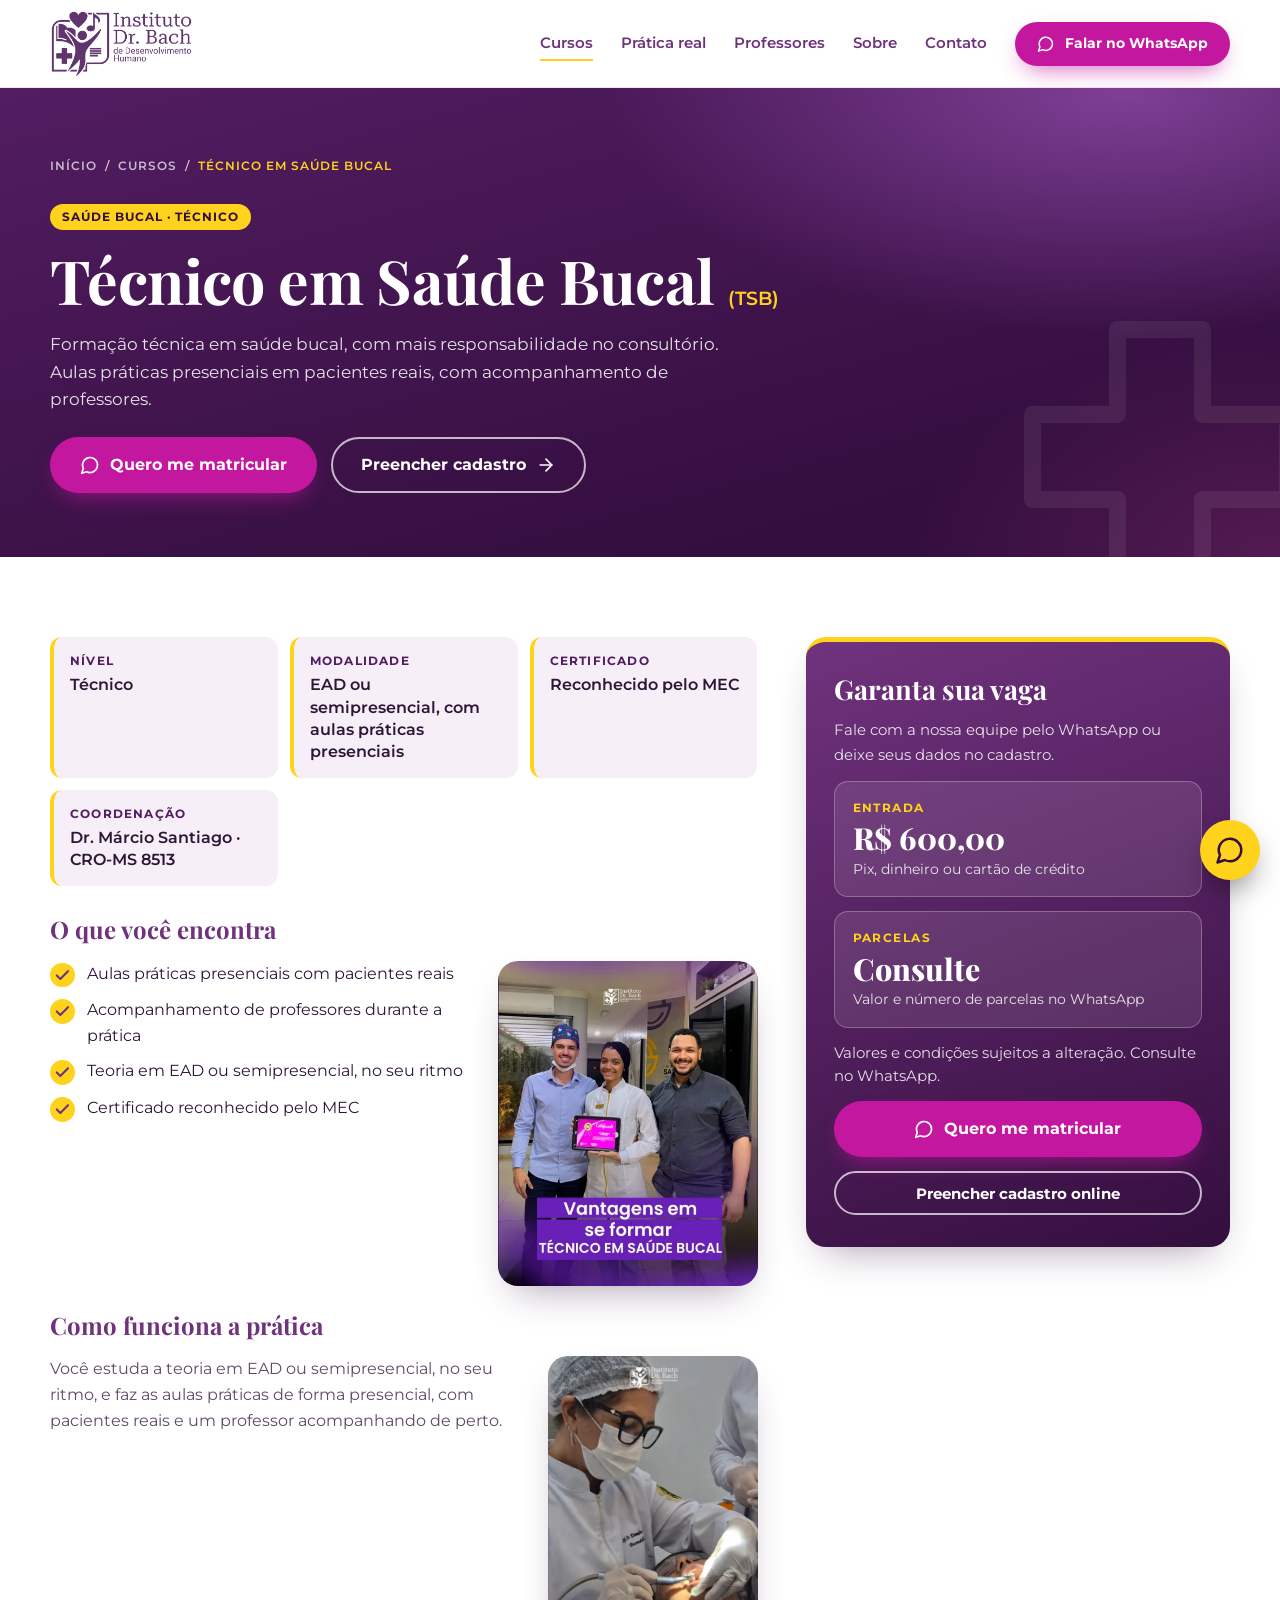
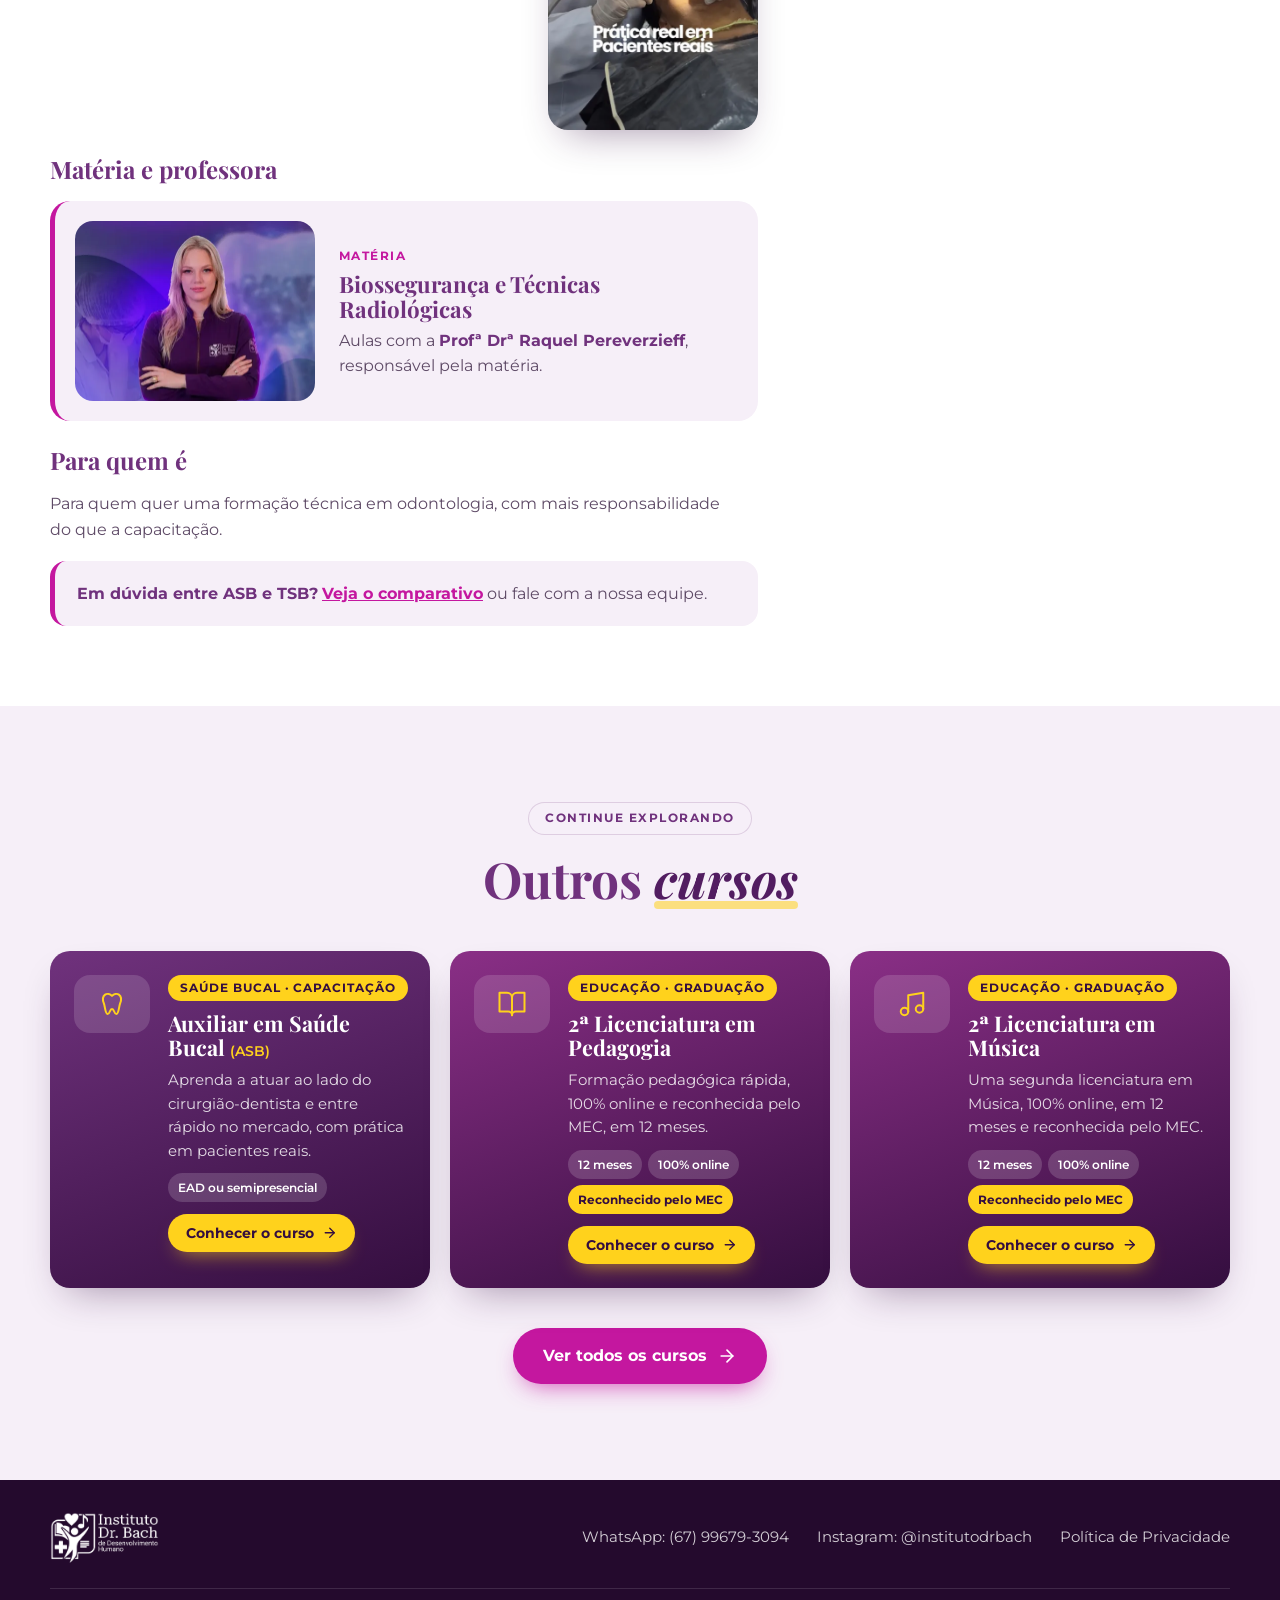
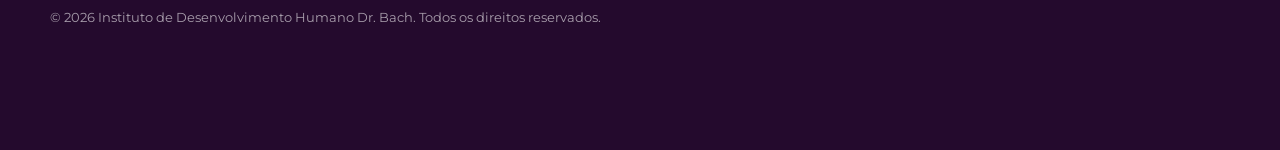
<file: curso-tsb.html>
<!DOCTYPE html>
<html lang="pt-BR">
<head>
  <meta charset="utf-8">
  <meta name="viewport" content="width=device-width, initial-scale=1">
  <title>Técnico em Saúde Bucal (TSB) | Instituto Dr. Bach</title>
  <meta name="description" content="Formação técnica em saúde bucal, com mais responsabilidade no consultório. Aulas práticas presenciais em pacientes reais, com acompanhamento de professores.">
  <meta name="theme-color" content="#340E3F">
  <meta property="og:type" content="website">
  <meta property="og:locale" content="pt_BR">
  <meta property="og:site_name" content="Instituto de Desenvolvimento Humano Dr. Bach">
  <meta property="og:title" content="Técnico em Saúde Bucal (TSB) | Instituto Dr. Bach">
  <meta property="og:description" content="Formação técnica em saúde bucal, com mais responsabilidade no consultório. Aulas práticas presenciais em pacientes reais, com acompanhamento de professores.">
  <meta property="og:image" content="assets/og.jpg">
  <meta name="twitter:card" content="summary_large_image">
  <meta name="twitter:title" content="Técnico em Saúde Bucal (TSB) | Instituto Dr. Bach">
  <meta name="twitter:description" content="Formação técnica em saúde bucal, com mais responsabilidade no consultório. Aulas práticas presenciais em pacientes reais, com acompanhamento de professores.">
  <meta name="twitter:image" content="assets/og.jpg">
  <link rel="icon" href="data:image/svg+xml,%3Csvg xmlns='http://www.w3.org/2000/svg' viewBox='0 0 24 24' fill='%2370327D'%3E%3Cpath d='M19 14c1.49-1.46 3-3.21 3-5.5A5.5 5.5 0 0 0 16.5 3c-1.76 0-3 .5-4.5 2-1.5-1.5-2.74-2-4.5-2A5.5 5.5 0 0 0 2 8.5c0 2.3 1.5 4.05 3 5.5l7 7Z'/%3E%3C/svg%3E">
  <link rel="preconnect" href="https://fonts.googleapis.com">
  <link rel="preconnect" href="https://fonts.gstatic.com" crossorigin>
  <link href="https://fonts.googleapis.com/css2?family=Montserrat:wght@400;500;600;700;800&family=Playfair+Display:ital,wght@0,600;0,700;0,800;1,600;1,700&family=Work+Sans:wght@400;500;600;700&family=Fraunces:ital,wght@0,700;1,700&display=swap" rel="stylesheet">
<script type="application/ld+json">{"@context":"https://schema.org","@type":"Course","name":"Técnico em Saúde Bucal (TSB)","description":"Formação técnica em saúde bucal, com mais responsabilidade no consultório. Aulas práticas presenciais em pacientes reais, com acompanhamento de professores.","provider":{"@type":"EducationalOrganization","name":"Instituto de Desenvolvimento Humano Dr. Bach"}}</script>
<style>
/* ==========================================================
   Instituto Dr. Bach — identidade visual
   Roxo + roxo escuro + amarelo/dourado + branco
   Títulos: Playfair Display · Textos: Montserrat
   ========================================================== */

:root {
  --roxo: #70327D;
  --roxo-escuro: #340E3F;
  --roxo-medio: #521D61;
  --violeta: #8E4AA8;   /* luz do degradê: violeta mais claro */
  --magenta: #C2478F;   /* rosa/magenta: cor de campanha, uso pontual */
  --ouro: #FFD21C;
  --branco: #FFFFFF;
  --lilas: #F6EFF8;
  --texto: #2D1636;
  --texto-suave: #5E4A66;

  --serif: 'Playfair Display', Georgia, 'Times New Roman', serif;
  --sans: 'Montserrat', Arial, Helvetica, sans-serif;

  --raio: 20px;
  --sombra: 0 18px 40px -18px rgba(52, 14, 63, .45);
  --topo-h: 88px;
}

*, *::before, *::after { box-sizing: border-box; }

html { scroll-behavior: smooth; scroll-padding-top: calc(var(--topo-h) + 8px); }

body {
  margin: 0;
  font-family: var(--sans);
  font-size: 16px;
  line-height: 1.6;
  color: var(--texto);
  background: var(--branco);
  -webkit-font-smoothing: antialiased;
}

img { max-width: 100%; height: auto; display: block; }
a { color: inherit; }
h1, h2, h3, h4 { margin: 0; font-family: var(--serif); line-height: 1.12; }
p { margin: 0; }
ul, ol { list-style: none; margin: 0; padding: 0; }

.container { width: min(1180px, 100% - 40px); margin-inline: auto; }

.i {
  width: 1.25em; height: 1.25em; flex: none;
  fill: none; stroke: currentColor; stroke-width: 2;
  stroke-linecap: round; stroke-linejoin: round;
}

:focus-visible { outline: 3px solid var(--ouro); outline-offset: 3px; border-radius: 6px; }

.skip {
  position: absolute; left: 12px; top: -60px; z-index: 100;
  background: var(--ouro); color: var(--roxo-escuro); padding: 10px 16px;
  border-radius: 10px; font-weight: 700; text-decoration: none;
}
.skip:focus { top: 12px; }

/* ---------- botões e etiquetas ---------- */
.btn {
  display: inline-flex; align-items: center; justify-content: center; gap: 10px;
  padding: 12px 22px; border-radius: 999px; border: 2px solid transparent;
  font: 700 .95rem/1 var(--sans); text-decoration: none; cursor: pointer;
  transition: transform .2s ease, box-shadow .2s ease, background .2s ease, color .2s ease;
}
.btn--lg { padding: 16px 28px; font-size: 1rem; }
.btn--ouro { background: var(--ouro); color: var(--roxo-escuro); box-shadow: 0 10px 24px -10px rgba(255, 210, 28, .7); }
.btn--ouro:hover { transform: translateY(-2px); background: #ffdb45; }
.btn--borda { border-color: rgba(255, 255, 255, .7); color: var(--branco); }
.btn--borda:hover { background: var(--branco); color: var(--roxo-escuro); transform: translateY(-2px); }
.btn--roxo { background: var(--roxo); color: var(--branco); box-shadow: 0 10px 24px -12px rgba(52, 14, 63, .7); }
.btn--roxo:hover { transform: translateY(-2px); background: var(--roxo-medio); }

.pill {
  display: inline-block; padding: 7px 20px; border-radius: 999px;
  font: 600 1.05rem/1.2 var(--serif);
}
/* "olhos" de destaque: sans em caixa alta, como nos rótulos dos flyers */
.pill--ouro { background: var(--ouro); color: var(--roxo-escuro); font: 700 .8rem/1.2 var(--sans); letter-spacing: .14em; text-transform: uppercase; padding: 9px 20px; }
.pill--roxo { background: var(--lilas); color: var(--roxo); font: 700 .78rem/1.2 var(--sans); letter-spacing: .12em; text-transform: uppercase; padding: 8px 16px; border: 1px solid rgba(112, 50, 125, .18); }

/* ---------- cabeçalho ---------- */
.topo {
  position: sticky; top: 0; z-index: 50; height: var(--topo-h);
  background: rgba(255, 255, 255, .96); backdrop-filter: blur(8px);
  border-bottom: 1px solid rgba(112, 50, 125, .12);
}
.topo__in { height: 100%; display: flex; align-items: center; justify-content: space-between; gap: 24px; }
.topo__logo img { height: 68px; width: auto; }

.nav { display: flex; align-items: center; gap: 28px; }
.nav > a:not(.btn) {
  font-weight: 600; font-size: .92rem; text-decoration: none; color: var(--roxo);
  position: relative; padding: 6px 0;
}
.nav > a:not(.btn)::after {
  content: ''; position: absolute; left: 0; bottom: 0; height: 2px; width: 0;
  background: var(--ouro); transition: width .25s ease;
}
.nav > a:not(.btn):hover::after, .nav > a[aria-current="page"]::after { width: 100%; }
.nav__cta { padding: 11px 20px; font-size: .88rem; }

.menu-btn {
  display: none; width: 46px; height: 46px; border-radius: 12px; border: 0;
  background: var(--roxo); color: var(--branco); cursor: pointer; align-items: center; justify-content: center;
}
.menu-btn .i { width: 24px; height: 24px; }
.menu-btn .i--close { display: none; }
.menu-btn[aria-expanded="true"] .i--open { display: none; }
.menu-btn[aria-expanded="true"] .i--close { display: block; }

/* ---------- hero ---------- */
.hero {
  position: relative; overflow: hidden; color: var(--branco);
  background:
    radial-gradient(900px 500px at 85% 10%, rgba(142, 74, 168, .8), transparent 65%),
    radial-gradient(600px 380px at 100% 95%, rgba(194, 71, 143, .2), transparent 70%),
    linear-gradient(165deg, var(--roxo-medio) 0%, var(--roxo-escuro) 70%, #260a30 100%);
  padding: 64px 0 0;
}
.hero__deco .deco { position: absolute; fill: none; stroke: rgba(255, 255, 255, .07); stroke-width: 1.2; stroke-linecap: round; stroke-linejoin: round; }
.deco--heart { width: 340px; height: 340px; left: -90px; top: 40px; }
.deco--note { width: 220px; height: 220px; right: 36%; top: -40px; transform: rotate(12deg); }
.deco--cross { width: 260px; height: 260px; right: -60px; bottom: 90px; }

.hero__grid { position: relative; display: grid; grid-template-columns: 1.15fr .85fr; align-items: end; gap: 24px; }
.hero__texto { padding-bottom: 48px; align-self: center; }
.hero__titulo {
  font-size: clamp(2.6rem, 6vw, 4.6rem); font-weight: 700; margin: 22px 0 20px; letter-spacing: -.01em;
}
.hero__lead { max-width: 52ch; font-size: 1.08rem; color: rgba(255, 255, 255, .88); }
.hero__pontos { margin: 24px 0 30px; display: grid; gap: 10px; }
.hero__pontos li { display: flex; align-items: center; gap: 10px; font-weight: 500; }
.hero__pontos .i { color: var(--ouro); stroke-width: 3; }
.hero__acoes { display: flex; flex-wrap: wrap; gap: 14px; }

.hero__foto { position: relative; justify-self: end; width: min(100%, 420px); align-self: end; }
/* a foto se dissolve no fundo roxo: fade no topo, na base e nas laterais */
.hero__foto img {
  width: 100%;
  -webkit-mask-image: linear-gradient(180deg, transparent 0%, #000 26%, #000 70%, transparent 100%), linear-gradient(90deg, transparent 0%, #000 22%, #000 90%, transparent 100%);
  -webkit-mask-composite: source-in;
  mask-image: linear-gradient(180deg, transparent 0%, #000 26%, #000 70%, transparent 100%), linear-gradient(90deg, transparent 0%, #000 22%, #000 90%, transparent 100%);
  mask-composite: intersect;
}

.parceria { display: flex; align-items: center; gap: 14px; }
.parceria__rotulo { font-size: .78rem; text-transform: uppercase; letter-spacing: .12em; color: rgba(255, 255, 255, .7); }
.parceria--rodape { margin-top: 20px; }
.parceria__marca { font: 800 1.35rem/1 var(--sans); letter-spacing: .04em; padding: 8px 16px; border: 2px solid rgba(255, 255, 255, .85); border-radius: 10px; }

/* ---------- faixa de credenciais ---------- */
.faixa { background: var(--roxo); color: var(--branco); }
.faixa__grid { display: grid; grid-template-columns: repeat(4, 1fr); gap: 0; }
.faixa__item { display: flex; align-items: center; gap: 14px; padding: 22px 18px; border-left: 1px solid rgba(255, 255, 255, .16); }
.faixa__item:first-child { border-left: 0; padding-left: 0; }
.faixa__item .i { width: 32px; height: 32px; color: var(--ouro); }
.faixa__item strong { display: block; font-size: .95rem; line-height: 1.3; }
.faixa__item span { display: block; font-size: .8rem; color: rgba(255, 255, 255, .75); line-height: 1.4; margin-top: 2px; }

/* ---------- seções ---------- */
.secao { padding: 96px 0; }
.secao--lilas { background: var(--lilas); }
.secao__cab { max-width: 720px; margin: 0 auto 44px; text-align: center; display: grid; gap: 16px; justify-items: center; }
.secao__titulo { font-size: clamp(2rem, 4.2vw, 3.1rem); font-weight: 700; color: var(--roxo); }
.secao__titulo em { font-style: italic; color: var(--roxo-medio); position: relative; isolation: isolate; white-space: nowrap; }
.secao__titulo em::after { content: ''; position: absolute; left: 0; right: 0; bottom: 2px; height: 8px; background: var(--ouro); opacity: .55; z-index: -1; border-radius: 4px; }
.secao__lead { color: var(--texto-suave); font-size: 1.05rem; }

/* ---------- filtros ---------- */
.filtros { display: flex; flex-wrap: wrap; justify-content: center; gap: 10px; margin-bottom: 36px; }
.filtro {
  font: 600 .9rem/1 var(--sans); padding: 12px 22px; border-radius: 999px; cursor: pointer;
  border: 2px solid rgba(112, 50, 125, .25); background: transparent; color: var(--roxo);
  transition: all .2s ease;
}
.filtro:hover { border-color: var(--roxo); }
.filtro.is-ativo { background: var(--roxo); border-color: var(--roxo); color: var(--branco); }

/* ---------- cursos ---------- */
/* cards mais largos que altos: ícone num selo arredondado à esquerda, texto e botão à direita.
   o card inteiro é o link (não tem outro link dentro dele). */
.cursos { display: grid; grid-template-columns: repeat(auto-fill, minmax(340px, 1fr)); gap: 20px; }
.curso {
  position: relative; display: flex; align-items: flex-start; gap: 18px;
  padding: 24px; border-radius: var(--raio); color: var(--branco); text-decoration: none;
  background: linear-gradient(160deg, var(--roxo) 0%, var(--roxo-escuro) 100%);
  box-shadow: var(--sombra); transition: transform .25s ease, box-shadow .25s ease;
}
.curso:hover, .curso:focus-visible { transform: translateY(-6px); }
.curso.is-oculto { display: none; }
.curso__marca {
  flex: none; display: grid; place-items: center; width: 76px; height: 58px;
  border-radius: 16px; background: rgba(255, 255, 255, .14);
}
.curso__marca .i {
  width: 30px; height: 30px; fill: none; stroke: var(--ouro); stroke-width: 1.6;
  stroke-linecap: round; stroke-linejoin: round;
}
.curso__corpo { display: flex; flex-direction: column; align-items: flex-start; gap: 10px; min-width: 0; }
.tag {
  align-self: flex-start; background: var(--ouro); color: var(--roxo-escuro);
  font: 700 .7rem/1 var(--sans); letter-spacing: .08em; text-transform: uppercase;
  padding: 7px 12px; border-radius: 999px; position: relative;
}
.tag--claro { background: var(--branco); }
.curso h3 { font-size: 1.35rem; font-weight: 700; }
.curso h3 small { font: 600 .85rem var(--sans); color: var(--ouro); }
.curso p { color: rgba(255, 255, 255, .84); font-size: .92rem; }
.curso__cta {
  display: inline-flex; align-items: center; gap: 8px; margin-top: 2px;
  background: var(--ouro); color: var(--roxo-escuro); font: 700 .88rem/1 var(--sans);
  padding: 11px 18px; border-radius: 999px; box-shadow: 0 10px 20px -10px rgba(255, 210, 28, .7);
  transition: background .2s ease, transform .2s ease;
}
.curso:hover .curso__cta, .curso:focus-visible .curso__cta { background: #ffdb45; transform: translateX(3px); }
.curso__cta .i { width: 1.1em; height: 1.1em; }
/* cor por área (campanha): educação puxa para o magenta, gestão para o roxo médio */
.curso[data-area="educacao"] { background: linear-gradient(160deg, #8A2F86 0%, var(--roxo-escuro) 100%); }
.curso[data-area="gestao"] { background: linear-gradient(160deg, var(--roxo-medio) 0%, #2a0b33 100%); }

/* ---------- cabeçalho de cada página interna ---------- */
.pagina-topo {
  position: relative; overflow: hidden; color: var(--branco); padding: 56px 0 64px;
  background:
    radial-gradient(800px 380px at 88% 0%, rgba(142, 74, 168, .8), transparent 65%),
    radial-gradient(520px 320px at 100% 100%, rgba(194, 71, 143, .22), transparent 70%),
    linear-gradient(165deg, var(--roxo-medio) 0%, var(--roxo-escuro) 80%);
}
.pagina-topo .container { position: relative; display: grid; gap: 16px; justify-items: start; }
.pagina-topo__marca {
  position: absolute; right: -50px; bottom: -70px; width: 340px; height: 340px;
  fill: none; stroke: rgba(255, 255, 255, .07); stroke-width: 1.2; stroke-linecap: round; stroke-linejoin: round;
}
.pagina-topo__titulo { font-size: clamp(2.2rem, 5.2vw, 3.8rem); font-weight: 700; letter-spacing: -.01em; }
.pagina-topo__titulo small { font: 600 1.2rem var(--sans); color: var(--ouro); letter-spacing: 0; }
.pagina-topo__lead { max-width: 62ch; font-size: 1.08rem; color: rgba(255, 255, 255, .88); }
.pagina-topo__acoes { display: flex; flex-wrap: wrap; gap: 14px; margin-top: 8px; }

.migalhas { display: flex; flex-wrap: wrap; gap: 8px; font-size: .78rem; font-weight: 600; letter-spacing: .08em; text-transform: uppercase; color: rgba(255, 255, 255, .7); }
.migalhas a { text-decoration: none; }
.migalhas a:hover { color: var(--ouro); }
.migalhas [aria-current] { color: var(--ouro); }

.secao__mais { text-align: center; margin-top: 40px; }

/* ---------- página de cada curso (informações) ---------- */
.cs { padding: 80px 0; }
.cs__grid { display: grid; grid-template-columns: minmax(0, 1.25fr) minmax(0, .75fr); gap: 48px; align-items: start; }
.cs__info { display: grid; gap: 18px; justify-items: start; }

.cs__voltar { display: inline-flex; align-items: center; gap: 8px; font-size: .88rem; font-weight: 700; color: var(--roxo); text-decoration: none; }
.cs__voltar .i { transition: transform .2s ease; }
.cs__voltar:hover .i { transform: translateX(5px); }

.cs__fatos { width: 100%; margin: 0 0 4px; display: grid; grid-template-columns: repeat(auto-fit, minmax(210px, 1fr)); gap: 12px; }
.cs__fatos div { background: var(--lilas); border-left: 4px solid var(--ouro); border-radius: 12px; padding: 14px 16px; }
.cs__fatos dt { font-size: .72rem; font-weight: 700; letter-spacing: .1em; text-transform: uppercase; color: var(--roxo-medio); }
.cs__fatos dd { margin: 4px 0 0; font-weight: 600; color: var(--texto); line-height: 1.4; }

.cs__sub { font-size: 1.5rem; color: var(--roxo); margin-top: 8px; }
.cs__lista { display: grid; gap: 10px; }
.cs__lista li { display: flex; gap: 12px; align-items: flex-start; }
.cs__lista .i { margin-top: .12em; color: var(--roxo); stroke-width: 3; background: var(--ouro); border-radius: 50%; padding: 4px; width: 1.55em; height: 1.55em; }
.cs__texto { color: var(--texto-suave); max-width: 62ch; }

.cs__insc {
  position: sticky; top: calc(var(--topo-h) + 20px);
  display: grid; gap: 14px; padding: 32px 28px; border-radius: var(--raio); color: var(--branco);
  background: linear-gradient(160deg, var(--roxo) 0%, var(--roxo-escuro) 100%);
  box-shadow: var(--sombra); border-top: 5px solid var(--ouro);
}
.cs__insc h2 { font-size: 1.7rem; }
.cs__insc > p { color: rgba(255, 255, 255, .85); font-size: .95rem; }
.cs__zap { color: var(--ouro); font-weight: 600; font-size: .9rem; text-align: center; text-decoration: underline; text-underline-offset: 4px; }
.cs__zap:hover { color: var(--branco); }

/* ---------- página de cadastro ---------- */
.insc__grid { display: grid; grid-template-columns: minmax(0, 1.1fr) minmax(0, .9fr); gap: 48px; align-items: start; }
.insc__form { position: static; padding: 36px 32px; }
.form__duplo { display: grid; grid-template-columns: 1fr 1fr; gap: 14px; }
.confirmacao {
  display: flex; gap: 14px; align-items: flex-start; margin-top: 8px; padding: 18px 20px; border-radius: 14px;
  background: rgba(255, 210, 28, .14); border: 1px solid rgba(255, 210, 28, .5);
}
.confirmacao[hidden] { display: none; }
.confirmacao .i { color: var(--roxo-escuro); background: var(--ouro); border-radius: 50%; padding: 5px; width: 2em; height: 2em; stroke-width: 3; }
.confirmacao p { font-size: .92rem; color: rgba(255, 255, 255, .9); }
.confirmacao a { color: var(--ouro); font-weight: 700; }
.insc__lado { display: grid; gap: 22px; justify-items: start; }
.passos { display: grid; gap: 18px; width: 100%; }
.passos li { display: flex; gap: 16px; align-items: flex-start; }
.passos__n { flex: none; display: grid; place-items: center; width: 42px; height: 42px; border-radius: 50%; background: var(--roxo); color: var(--ouro); font: 700 1.2rem var(--serif); }
.passos strong { display: block; font-family: var(--serif); font-size: 1.15rem; color: var(--roxo); }
.passos p { color: var(--texto-suave); font-size: .95rem; }
.insc__ajuda { display: grid; gap: 8px; justify-items: start; padding: 22px; border-radius: var(--raio); background: var(--lilas); border-left: 5px solid var(--ouro); width: 100%; }
.insc__ajuda strong { font: 700 1.2rem var(--serif); color: var(--roxo); }
.insc__ajuda p { color: var(--texto-suave); font-size: .95rem; }

/* ---------- sobre e contato ---------- */
.sobre__grid { display: grid; grid-template-columns: minmax(0, .9fr) minmax(0, 1.1fr); gap: 56px; align-items: start; }
.sobre__texto { display: grid; gap: 16px; justify-items: start; }
.sobre__texto .secao__titulo { text-align: left; }
.sobre__corpo { display: grid; gap: 16px; justify-items: start; color: var(--texto-suave); font-size: 1.05rem; }
.ccard {
  display: grid; gap: 8px; justify-items: start; align-content: start; padding: 30px 26px; border-radius: var(--raio);
  background: var(--lilas); border-top: 4px solid var(--ouro); text-decoration: none;
  box-shadow: 0 10px 30px -18px rgba(52, 14, 63, .35); transition: transform .25s ease;
}
a.ccard:hover { transform: translateY(-5px); }
.ccard__ic { display: grid; place-items: center; width: 54px; height: 54px; border-radius: 16px; background: var(--roxo); color: var(--branco); margin-bottom: 6px; }
.ccard h2 { font-size: 1.4rem; color: var(--roxo); }
.ccard strong { font-size: 1.1rem; color: var(--texto); }
.ccard__desc { color: var(--texto-suave); font-size: .92rem; }
.ccard__link { font-weight: 700; font-size: .9rem; color: var(--roxo); text-decoration: underline; text-underline-offset: 3px; }
.ccard__link:hover { color: var(--roxo-medio); }
.secao--lilas .ccard { background: var(--branco); }

/* ---------- localização e contato ---------- */
.local__grid { display: grid; grid-template-columns: minmax(0, .85fr) minmax(0, 1.15fr); gap: 28px; align-items: stretch; }
.local__cards { display: grid; gap: 16px; align-content: start; }
.local__cards .ccard { grid-template-columns: 54px 1fr; column-gap: 18px; row-gap: 2px; align-items: center; padding: 22px 24px; }
.local__cards .ccard__ic { grid-row: 1 / span 4; margin: 0; align-self: start; }
.local__cards .ccard > :not(.ccard__ic) { grid-column: 2; }
.local__mapa { position: relative; min-height: 440px; border-radius: var(--raio); overflow: hidden; background: var(--lilas); box-shadow: var(--sombra); border: 4px solid var(--branco); }
.local__mapa iframe { position: absolute; inset: 0; width: 100%; height: 100%; border: 0; }
@media (max-width: 960px) {
  .local__grid { grid-template-columns: 1fr; }
  .local__mapa { min-height: 340px; }
}

/* ---------- formulário de inscrição ---------- */
.form { display: grid; gap: 14px; margin-top: 6px; }
.campo { display: grid; gap: 6px; }
.campo[hidden] { display: none; }
.campo span { font-size: .8rem; font-weight: 700; letter-spacing: .04em; }
.campo em { font-style: normal; font-weight: 500; opacity: .75; }
.campo input, .campo select, .campo textarea {
  width: 100%; font: 500 1rem var(--sans); color: var(--texto);
  padding: 13px 14px; border-radius: 12px; border: 2px solid transparent; background: var(--branco);
}
.campo textarea { resize: vertical; min-height: 84px; }
.campo input::placeholder, .campo textarea::placeholder { color: #8b7a92; }
.campo input:focus-visible, .campo select:focus-visible, .campo textarea:focus-visible { outline: 3px solid var(--ouro); outline-offset: 1px; border-radius: 12px; }
.campo input:user-invalid { border-color: #ff8a8a; }
.form__enviar { width: 100%; margin-top: 4px; }
.form__nota { font-size: .76rem; color: rgba(255, 255, 255, .7); line-height: 1.5; }

/* ---------- mercado ---------- */
.mercado {
  position: relative; overflow: hidden; color: var(--branco); padding: 80px 0;
  background:
    radial-gradient(700px 320px at 10% 20%, rgba(142, 74, 168, .8), transparent 70%),
    linear-gradient(120deg, var(--roxo-escuro), var(--roxo-medio));
}
.mercado__grid { display: grid; grid-template-columns: .8fr 1.2fr; gap: 48px; align-items: center; }
.mercado__num { display: flex; flex-wrap: wrap; align-items: baseline; column-gap: 4px; }
.mercado__mais, .mercado__valor { font: 800 clamp(3.4rem, 8vw, 6rem)/1 var(--serif); color: var(--ouro); }
.mercado__rotulo { flex-basis: 100%; margin-top: 10px; font-weight: 600; letter-spacing: .04em; text-transform: uppercase; font-size: .85rem; color: rgba(255, 255, 255, .85); }
.mercado__texto { display: grid; gap: 18px; justify-items: start; }
.mercado__texto h2 { font-size: clamp(1.7rem, 3.4vw, 2.5rem); }
.mercado__texto p { color: rgba(255, 255, 255, .88); max-width: 56ch; }
.mercado__texto strong { color: var(--ouro); }

/* ---------- diferenciais ---------- */
.difs { display: grid; grid-template-columns: repeat(auto-fit, minmax(240px, 1fr)); gap: 22px; }
.dif { background: var(--branco); border-radius: var(--raio); padding: 30px 26px; box-shadow: 0 10px 30px -18px rgba(52, 14, 63, .35); border-top: 4px solid var(--ouro); }
.dif__icone { display: grid; place-items: center; width: 56px; height: 56px; border-radius: 16px; background: var(--roxo); color: var(--branco); margin-bottom: 18px; }
.dif__icone .i { width: 26px; height: 26px; }
.dif h3 { font-size: 1.35rem; color: var(--roxo); margin-bottom: 10px; }
.dif p { color: var(--texto-suave); font-size: .95rem; }

/* ---------- equipe ---------- */
.equipe { display: grid; grid-template-columns: repeat(auto-fit, minmax(300px, 1fr)); gap: 24px; max-width: 860px; margin: 0 auto; }
.pessoa { display: flex; align-items: center; gap: 22px; padding: 26px; border-radius: var(--raio); background: var(--lilas); border: 1px solid rgba(112, 50, 125, .14); }
.pessoa__foto {
  flex: none; width: 96px; height: 96px; border-radius: 50%; display: grid; place-items: center;
  background: linear-gradient(160deg, var(--roxo), var(--roxo-escuro)); color: var(--ouro);
  font: 700 1.9rem var(--serif); border: 4px solid var(--branco); box-shadow: 0 8px 20px -8px rgba(52, 14, 63, .6);
}
.pessoa__cargo { font-size: .78rem; font-weight: 700; letter-spacing: .1em; text-transform: uppercase; color: var(--roxo-medio); }
.pessoa h3 { font-size: 1.45rem; color: var(--roxo); margin: 4px 0; }
.pessoa__reg { font-size: .88rem; color: var(--texto-suave); font-weight: 500; }

/* ---------- contato ---------- */
.contato {
  position: relative; overflow: hidden; color: var(--branco); padding: 88px 0;
  background:
    radial-gradient(800px 400px at 90% 0%, rgba(142, 74, 168, .8), transparent 65%),
    linear-gradient(160deg, var(--roxo-medio), var(--roxo-escuro));
}
.contato__in { display: flex; flex-wrap: wrap; align-items: center; justify-content: space-between; gap: 36px; }
.contato__texto { display: grid; gap: 18px; justify-items: start; max-width: 560px; }
.contato__texto h2 { font-size: clamp(2.2rem, 5vw, 3.6rem); }
.contato__texto p { color: rgba(255, 255, 255, .88); }
.contato__acoes { display: grid; gap: 14px; }

/* ---------- rodapé ---------- */
.rodape { background: #240a2d; color: rgba(255, 255, 255, .8); padding: 32px 0; font-size: .92rem; }
.rodape__simples { display: flex; flex-wrap: wrap; align-items: center; justify-content: space-between; gap: 18px 32px; }
.rodape__logo img { height: 52px; width: auto; }
.rodape__links { display: flex; flex-wrap: wrap; gap: 8px 28px; }
.rodape a { text-decoration: none; }
.rodape a:hover { color: var(--ouro); }
.rodape__base { border-top: 1px solid rgba(255, 255, 255, .12); margin-top: 24px; padding: 18px 0 90px; font-size: .82rem; color: rgba(255, 255, 255, .6); }

/* ---------- botão flutuante ---------- */
.zap {
  position: fixed; right: 20px; bottom: 20px; z-index: 60; width: 60px; height: 60px; border-radius: 50%;
  display: grid; place-items: center; background: var(--ouro); color: var(--roxo-escuro);
  box-shadow: 0 14px 30px -8px rgba(0, 0, 0, .5); transition: transform .2s ease;
}
.zap .i { width: 30px; height: 30px; }
.zap:hover { transform: scale(1.08); }

/* ---------- animação de entrada ---------- */
.js .reveal { opacity: 0; transform: translateY(22px); transition: opacity .7s ease, transform .7s ease; }
.js .reveal.is-visivel { opacity: 1; transform: none; }

@media (prefers-reduced-motion: reduce) {
  html { scroll-behavior: auto; }
  .js .reveal { opacity: 1; transform: none; transition: none; }
  * { transition-duration: .01ms !important; }
}

/* ---------- responsivo ---------- */
@media (max-width: 960px) {
  .hero__grid { grid-template-columns: 1fr; }
  .hero__foto { justify-self: center; width: min(100%, 380px); }
  .hero__texto { padding-bottom: 8px; }
  .faixa__grid { grid-template-columns: repeat(2, 1fr); }
  .faixa__item:nth-child(3) { border-left: 0; padding-left: 0; }
  .faixa__item:nth-child(n+3) { border-top: 1px solid rgba(255, 255, 255, .16); }
  .mercado__grid { grid-template-columns: 1fr; gap: 28px; }
  .cs__grid, .insc__grid, .sobre__grid { grid-template-columns: 1fr; gap: 36px; }
  .cs__insc { position: static; }
}

@media (max-width: 820px) {
  .menu-btn { display: inline-flex; }
  .nav {
    position: absolute; left: 0; right: 0; top: var(--topo-h); flex-direction: column; align-items: stretch; gap: 0;
    background: var(--branco); padding: 8px 20px 20px; border-bottom: 1px solid rgba(112, 50, 125, .12);
    box-shadow: 0 20px 30px -20px rgba(52, 14, 63, .4);
    display: none;
  }
  .nav.is-aberto { display: flex; }
  .nav > a:not(.btn) { padding: 14px 4px; border-bottom: 1px solid rgba(112, 50, 125, .1); }
  .nav > a:not(.btn)::after { display: none; }
  .nav__cta { margin-top: 16px; }
}

@media (max-width: 560px) {
  .secao { padding: 68px 0; }
  .cs { padding: 64px 0; }
  .cs__insc, .insc__form { padding: 26px 20px; }
  .form__duplo { grid-template-columns: 1fr; }
  .pagina-topo { padding: 40px 0 48px; }
  .pagina-topo__acoes .btn { width: 100%; }
  .hero { padding-top: 40px; }
  :root { --topo-h: 76px; }
  .topo__logo img { height: 56px; }
  .faixa__grid { grid-template-columns: 1fr; }
  .faixa__item, .faixa__item:nth-child(3) { border-left: 0; padding: 16px 0; }
  .faixa__item:nth-child(n+2) { border-top: 1px solid rgba(255, 255, 255, .16); }
  .hero__acoes .btn, .contato__acoes .btn { width: 100%; }
  .pessoa { flex-direction: column; text-align: center; }
  .contato__acoes { width: 100%; }
}

/* ==========================================================
   v2 — identidade (magenta nos botões), novas seções e páginas
   ========================================================== */
:root {
  --magenta: #C4179F;          /* botão principal: branco sobre ele passa de 5:1 */
  --magenta-escuro: #A30F82;
}

/* ---------- botões ---------- */
.btn--magenta { background: var(--magenta); color: var(--branco); box-shadow: 0 10px 24px -10px rgba(196, 23, 159, .8); }
.btn--magenta:hover { transform: translateY(-2px); background: var(--magenta-escuro); }
.btn--contorno { border-color: var(--roxo); color: var(--roxo); }
.btn--contorno:hover { background: var(--roxo); color: var(--branco); transform: translateY(-2px); }
.btn--bloco { width: 100%; }

/* ---------- hero ---------- */
.hero__titulo {
  font-family: var(--sans); text-transform: uppercase; font-weight: 800; line-height: 1.04;
  letter-spacing: -.015em; font-size: clamp(2rem, 5.2vw, 3.9rem); margin: 20px 0 18px;
}
.hero__titulo .leve, .pratica__titulo .leve { font-weight: 500; }
.destaque { font-family: var(--serif); font-style: italic; font-weight: 700; text-transform: none; letter-spacing: 0; color: var(--ouro); }
.selos { display: flex; flex-wrap: wrap; gap: 10px; margin: 22px 0 28px; }
.selo {
  display: inline-flex; align-items: center; gap: 8px; padding: 8px 14px; border-radius: 999px;
  background: rgba(255, 255, 255, .12); border: 1px solid rgba(255, 255, 255, .28); font-weight: 600; font-size: .85rem;
}
.selo .i { color: var(--ouro); width: 1.1em; height: 1.1em; stroke-width: 2.4; }

.turma { background: linear-gradient(90deg, var(--magenta), #8A1A9A); color: var(--branco); }
.turma__in { display: flex; flex-wrap: wrap; align-items: center; justify-content: center; gap: 6px 22px; padding: 14px 0; font-weight: 700; text-align: center; }
.turma__in a { color: var(--branco); font-weight: 800; text-decoration: underline; text-underline-offset: 4px; }
.turma__in a:hover { color: var(--ouro); }

/* ---------- diferenciais compactos ---------- */
.secao--compacta { padding: 72px 0; }

/* ---------- cursos: chips, mais opções ---------- */
.curso__meta { display: flex; flex-wrap: wrap; gap: 6px; position: relative; }
.curso__meta li { font-size: .72rem; font-weight: 600; padding: 5px 10px; border-radius: 999px; background: rgba(255, 255, 255, .16); }
.curso__meta .mec { background: var(--ouro); color: var(--roxo-escuro); font-weight: 700; }
.curso__bloco { margin-top: 64px; }
/* lista + foto ao lado, com um botão de WhatsApp só no final (em vez de um card por item) */
.oferecemos { display: grid; grid-template-columns: minmax(0, 1.15fr) minmax(0, .85fr); gap: 36px; align-items: center; margin-top: 30px; }
.oferecemos__lista { display: grid; gap: 24px; }
.oferecemos__lista li { display: flex; gap: 16px; align-items: flex-start; }
.oferecemos__ic { flex: none; display: grid; place-items: center; width: 48px; height: 48px; border-radius: 14px; background: var(--roxo); color: var(--branco); }
.oferecemos__ic .i { width: 22px; height: 22px; }
.oferecemos__lista strong { display: block; font-family: var(--serif); font-size: 1.2rem; color: var(--roxo); margin-bottom: 3px; }
.oferecemos__lista p { color: var(--texto-suave); font-size: .95rem; }
.oferecemos__foto .img-r { aspect-ratio: 1 / 1; }
.oferecemos__cta { text-align: center; margin-top: 36px; }

/* ---------- fotos e placeholders (troque o arquivo em assets/images/ e ele aparece) ---------- */
.foto {
  position: relative; margin: 0; display: grid; place-items: center; overflow: hidden; aspect-ratio: 4 / 3;
  border-radius: 22px; background: var(--lilas); border: 2px dashed rgba(112, 50, 125, .3);
}
.foto img { position: absolute; inset: 0; z-index: 1; width: 100%; height: 100%; object-fit: cover; }
.foto__ph { display: grid; gap: 8px; justify-items: center; text-align: center; padding: 16px; color: var(--roxo); font-size: .78rem; font-weight: 600; }
.foto__ph .i { width: 32px; height: 32px; opacity: .8; }
.foto--escura { background: rgba(255, 255, 255, .08); border-color: rgba(255, 255, 255, .35); }
.foto--escura .foto__ph { color: var(--branco); }
.foto--larga { aspect-ratio: 16 / 9; }
.foto--quadrada { aspect-ratio: 1 / 1; border-radius: 14px; }
.foto--retrato { aspect-ratio: 1 / 1; border-radius: 50%; }

/* ---------- prática real ---------- */
.pratica {
  position: relative; overflow: hidden; color: var(--branco); padding: 96px 0;
  background:
    radial-gradient(800px 420px at 90% 0%, rgba(142, 74, 168, .8), transparent 65%),
    radial-gradient(520px 320px at 0% 100%, rgba(194, 71, 143, .2), transparent 70%),
    linear-gradient(160deg, var(--roxo-medio), var(--roxo-escuro));
}
.pratica__grid { display: grid; grid-template-columns: minmax(0, 1fr) minmax(0, 1fr); gap: 48px; align-items: center; }
.pratica__texto { display: grid; gap: 18px; justify-items: start; }
.pratica__titulo { font-family: var(--sans); text-transform: uppercase; font-weight: 800; font-size: clamp(1.9rem, 4.4vw, 3.2rem); line-height: 1.06; letter-spacing: -.01em; }
.pratica__frase { font: italic 600 1.3rem/1.4 var(--serif); color: var(--ouro); border-left: 4px solid var(--magenta); padding-left: 16px; }
.pratica__texto p { color: rgba(255, 255, 255, .9); max-width: 52ch; }
.galeria { display: grid; grid-template-columns: 1fr 1fr; gap: 14px; }
.galeria .foto:first-child { grid-column: 1 / -1; aspect-ratio: 16 / 9; }
.video { position: relative; margin-top: 14px; border-radius: 22px; overflow: hidden; aspect-ratio: 16 / 9; background: #000; }
.video iframe, .video button { position: absolute; inset: 0; width: 100%; height: 100%; border: 0; }
.video button { cursor: pointer; display: grid; place-items: center; background: linear-gradient(160deg, var(--roxo), var(--roxo-escuro)); color: var(--branco); }
.video button .i { width: 64px; height: 64px; fill: currentColor; }

/* ---------- mercado ---------- */
.mercado__in { display: grid; grid-template-columns: minmax(0, 1fr); gap: 30px; justify-items: center; text-align: center; }
.mercado__in > * { min-width: 0; max-width: 100%; }
.mercado__in h2 { font-size: clamp(1.8rem, 3.8vw, 2.7rem); max-width: 22ch; }
.stats { display: grid; grid-template-columns: repeat(auto-fit, minmax(250px, 1fr)); gap: 22px; width: 100%; max-width: 880px; }
.stat { padding: 30px 24px; border-radius: var(--raio); color: var(--branco); background: linear-gradient(160deg, var(--roxo) 0%, var(--roxo-escuro) 100%); box-shadow: var(--sombra); }
.stat__num { display: block; font: 800 clamp(2.8rem, 7vw, 4.4rem)/1 var(--serif); color: var(--ouro); }
.stat__rotulo { display: block; margin-top: 10px; font-weight: 600; color: rgba(255, 255, 255, .92); }
.mercado__fecho { font: 600 1.35rem/1.35 var(--serif); max-width: 40ch; color: var(--roxo-medio); }
.fonte { font-size: .78rem; color: var(--texto-suave); }

/* ---------- linha do tempo ---------- */
.linha { display: grid; grid-template-columns: repeat(4, 1fr); gap: 28px; }
.linha li { position: relative; padding-top: 70px; }
.linha li::before {
  content: ''; position: absolute; top: 26px; left: 62px; right: -18px; height: 2px;
  background: repeating-linear-gradient(90deg, rgba(112, 50, 125, .4) 0 8px, transparent 8px 14px);
}
.linha li:last-child::before { display: none; }
.linha__n { position: absolute; top: 0; left: 0; display: grid; place-items: center; width: 54px; height: 54px; border-radius: 50%; background: var(--magenta); color: var(--branco); font: 700 1.5rem var(--serif); box-shadow: 0 10px 22px -10px rgba(196, 23, 159, .8); }
.linha h3 { font-size: 1.3rem; color: var(--roxo); margin-bottom: 8px; }
.linha p { color: var(--texto-suave); font-size: .95rem; }

/* ---------- docentes ---------- */
.docentes { display: grid; grid-template-columns: repeat(auto-fit, minmax(250px, 1fr)); gap: 22px; }
.docente { display: grid; gap: 6px; align-content: start; justify-items: center; text-align: center; padding: 30px 24px; border-radius: var(--raio); background: var(--branco); box-shadow: 0 10px 30px -18px rgba(52, 14, 63, .4); border-top: 4px solid var(--magenta); }
.docente__foto {
  position: relative; display: grid; place-items: center; overflow: hidden; width: 124px; height: 124px; margin-bottom: 8px; border-radius: 50%;
  background: linear-gradient(160deg, var(--roxo), var(--roxo-escuro)); color: var(--ouro); font: 700 2.2rem var(--serif); border: 4px solid var(--lilas);
}
.docente__foto img { position: absolute; inset: 0; z-index: 1; width: 100%; height: 100%; object-fit: cover; }
.docente__cargo { font-size: .74rem; font-weight: 700; letter-spacing: .1em; text-transform: uppercase; color: var(--roxo-medio); }
.docente h3 { font-size: 1.4rem; color: var(--roxo); }
.docente__reg { font-size: .88rem; color: var(--texto-suave); font-weight: 500; }
.docente__area { font-size: .92rem; color: var(--texto-suave); }
.docente__link { margin-top: 6px; display: inline-flex; align-items: center; gap: 6px; font-weight: 700; font-size: .88rem; color: var(--magenta); text-decoration: none; }
.docente__link:hover { text-decoration: underline; }

/* ---------- formaturas e instagram ---------- */
.fila { display: grid; grid-template-columns: repeat(auto-fit, minmax(240px, 1fr)); gap: 16px; }
.insta { display: grid; grid-template-columns: minmax(0, .9fr) minmax(0, 1.1fr); gap: 48px; align-items: center; }
.insta__texto { display: grid; gap: 16px; justify-items: start; }
.insta__texto p { color: var(--texto-suave); }
.insta__grid { display: grid; grid-template-columns: repeat(3, 1fr); gap: 10px; }
.insta__grid a { text-decoration: none; }

/* ---------- FAQ ---------- */
.faq { max-width: 820px; margin: 0 auto; display: grid; gap: 12px; }
.faq details { background: var(--branco); border: 1px solid rgba(112, 50, 125, .18); border-radius: 16px; padding: 0 22px; transition: box-shadow .2s ease; }
.faq details[open] { border-color: var(--roxo); box-shadow: var(--sombra); }
.faq summary { cursor: pointer; list-style: none; padding: 18px 0; display: flex; align-items: center; justify-content: space-between; gap: 14px; font: 700 1.02rem/1.4 var(--sans); color: var(--roxo); }
.faq summary::-webkit-details-marker { display: none; }
.faq summary .i { transition: transform .2s ease; }
.faq details[open] summary .i { transform: rotate(180deg); }
.faq__resp { padding: 0 0 20px; color: var(--texto-suave); }

/* ---------- página de curso: preço, prática ---------- */
.preco { display: grid; gap: 4px; padding: 16px 18px; border-radius: 14px; background: rgba(255, 255, 255, .1); border: 1px solid rgba(255, 255, 255, .25); }
.preco__rotulo { font-size: .72rem; font-weight: 700; letter-spacing: .12em; text-transform: uppercase; color: var(--ouro); }
.preco__valor { font: 800 1.9rem/1.1 var(--serif); color: var(--branco); }
.preco__obs { font-size: .85rem; color: rgba(255, 255, 255, .85); }
.aviso { font-size: .74rem; line-height: 1.5; color: rgba(255, 255, 255, .72); }
.cs__caixa { width: 100%; padding: 20px 22px; border-radius: 16px; background: var(--lilas); border-left: 5px solid var(--magenta); color: var(--texto-suave); }
.cs__caixa strong { color: var(--roxo); }
.cs__caixa a { color: var(--magenta); font-weight: 700; }

/* ---------- comparativo ASB x TSB ---------- */
.comp-wrap { max-width: 900px; margin: 0 auto; }
.comp { width: 100%; border-collapse: separate; border-spacing: 0; overflow: hidden; border-radius: var(--raio); background: var(--branco); box-shadow: var(--sombra); }
.comp th, .comp td { padding: 16px 18px; text-align: left; vertical-align: top; border-bottom: 1px solid rgba(112, 50, 125, .12); overflow-wrap: anywhere; }
.comp thead th { background: var(--roxo); color: var(--branco); font: 700 1.15rem var(--serif); border-bottom: 0; }
.comp tbody th { width: 24%; color: var(--roxo-medio); font: 700 .78rem var(--sans); letter-spacing: .08em; text-transform: uppercase; }
.comp tbody tr:last-child th, .comp tbody tr:last-child td { border-bottom: 0; }
.comp__nota { text-align: center; margin-top: 26px; color: var(--texto-suave); }

/* ---------- textos longos (privacidade) ---------- */
.texto-longo { max-width: 78ch; margin-inline: auto; display: grid; gap: 14px; color: var(--texto-suave); }
.texto-longo h2 { font-size: 1.6rem; color: var(--roxo); margin-top: 18px; }
.texto-longo ul { list-style: disc; padding-left: 22px; display: grid; gap: 6px; }
.texto-longo a { color: var(--magenta); font-weight: 600; }

/* ---------- cookies ---------- */
.cookies {
  position: fixed; left: 16px; right: 16px; bottom: 16px; z-index: 80; max-width: 720px; margin-inline: auto;
  display: flex; flex-wrap: wrap; gap: 12px 16px; align-items: center; justify-content: space-between;
  padding: 16px 18px; border-radius: 16px; background: var(--roxo-escuro); color: var(--branco); font-size: .88rem;
  box-shadow: 0 20px 50px -10px rgba(0, 0, 0, .6);
}
.cookies p { flex: 1 1 280px; }
.cookies a { color: var(--ouro); }
.cookies__acoes { display: flex; gap: 10px; }
.cookies .btn { padding: 10px 18px; font-size: .85rem; }

/* ---------- ajustes finais e responsivo ---------- */
.nav__cta.btn--magenta { color: var(--branco); }
@media (max-width: 960px) {
  .pratica__grid, .insta { grid-template-columns: 1fr; gap: 36px; }
  .linha { grid-template-columns: 1fr 1fr; }
  .linha li::before { display: none; }
}
@media (max-width: 560px) {
  .pratica { padding: 68px 0; }
  .linha { grid-template-columns: 1fr; gap: 22px; }
  .comp th, .comp td { padding: 12px 10px; font-size: .9rem; }
  .cookies__acoes, .cookies .btn { width: 100%; }
  .selos { margin: 18px 0 22px; }
}

.sr-only { position: absolute; width: 1px; height: 1px; padding: 0; margin: -1px; overflow: hidden; clip: rect(0, 0, 0, 0); white-space: nowrap; border: 0; }

.tag { white-space: nowrap; }

/* ==========================================================
   v3 — fotos reais (WebP com JPG de reserva)
   ========================================================== */
picture { display: block; }
.img-r { border-radius: 24px; overflow: hidden; background: var(--lilas); box-shadow: var(--sombra); }
.img-r img { display: block; width: 100%; height: auto; }
.img-r--crop img { height: 100%; object-fit: cover; }

/* hero: foto em moldura arredondada, com faixa magenta atrás */
.hero__foto { position: relative; justify-self: end; align-self: center; width: min(100%, 480px); padding: 0 0 28px 28px; }
.hero__foto::before { content: ''; position: absolute; left: 0; bottom: 0; width: 74%; height: 74%; border-radius: 26px; background: var(--magenta); }
.hero__foto .img-r { position: relative; }
.hero__foto .img-r img { -webkit-mask-image: none; mask-image: none; }

/* Sobre: foto de abertura, encaixada no banner roxo */
.sobre__banner { position: relative; z-index: 2; margin-top: -36px; margin-bottom: 8px; }
.sobre__banner .img-r { aspect-ratio: 16 / 7; }

/* prática real: foto vertical + colagem */
.midia-duo { display: grid; grid-template-columns: 1fr 1fr; gap: 16px; align-items: center; }
.midia-duo .img-r { border-radius: 20px; }

/* do zero ao primeiro emprego: foto ao lado dos passos (linha vertical) */
.linha-wrap { display: grid; grid-template-columns: minmax(0, .7fr) minmax(0, 1.3fr); gap: 48px; align-items: center; }
.linha__img { width: 100%; max-width: 400px; justify-self: center; }
.linha-wrap .linha { grid-template-columns: 1fr; gap: 28px; }
.linha-wrap .linha li { padding: 0 0 0 78px; min-height: 54px; }
.linha-wrap .linha li::before {
  display: block; top: 58px; bottom: -26px; left: 26px; right: auto; width: 2px; height: auto;
  background: repeating-linear-gradient(180deg, rgba(112, 50, 125, .4) 0 8px, transparent 8px 14px);
}
.linha-wrap .linha li:last-child::before { display: none; }

/* formaturas: imagem principal maior + segunda */
.forma { display: grid; grid-template-columns: minmax(0, 1.35fr) minmax(0, 1fr); gap: 20px; align-items: start; }

/* professor da equipe (foto pequena para não pixelar) */
.docente__foto--img { width: 100%; max-width: 320px; height: auto; aspect-ratio: 6 / 5; border-radius: 20px; border: 0; margin-bottom: 10px; box-shadow: 0 10px 24px -14px rgba(52, 14, 63, .6); }

/* página de curso: lista/prática com foto ao lado e cartão da matéria */
.cs__duas { display: grid; grid-template-columns: minmax(0, 1fr) minmax(0, 260px); gap: 24px; align-items: start; width: 100%; }
.cs__figura .img-r { border-radius: 20px; }
.materia { display: grid; grid-template-columns: minmax(0, 240px) minmax(0, 1fr); gap: 24px; align-items: center; width: 100%; padding: 20px; border-radius: var(--raio); background: var(--lilas); border-left: 5px solid var(--magenta); }
.materia__foto { aspect-ratio: 4 / 3; border-radius: 18px; overflow: hidden; background: var(--branco); }
.materia__foto picture { height: 100%; }
.materia__foto img { width: 100%; height: 100%; object-fit: cover; }
.materia__rotulo { font-size: .74rem; font-weight: 700; letter-spacing: .12em; text-transform: uppercase; color: var(--magenta); }
.materia h3 { font-size: 1.4rem; color: var(--roxo); margin: 4px 0 6px; }
.materia p { color: var(--texto-suave); }
.materia strong { color: var(--roxo); }

@media (max-width: 960px) {
  .linha-wrap { grid-template-columns: 1fr; gap: 32px; }
  .forma { grid-template-columns: 1fr; }
  .forma .img-r:nth-child(2) { max-width: 440px; justify-self: center; }
  .sobre__banner .img-r { aspect-ratio: 4 / 3; }
}
@media (max-width: 720px) {
  .cs__duas { grid-template-columns: 1fr; }
  .cs__figura { max-width: 280px; }
}
@media (max-width: 640px) {
  .materia { grid-template-columns: 1fr; }
  .materia__foto { max-width: 320px; }
}
.cs__duas--fina { grid-template-columns: minmax(0, 1fr) minmax(0, 210px); }
@media (max-width: 720px) { .cs__duas--fina { grid-template-columns: 1fr; } .cs__duas--fina .cs__figura { max-width: 220px; } }

/* formaturas: mesmo tamanho */
.forma { grid-template-columns: repeat(2, minmax(0, 1fr)); max-width: 980px; margin-inline: auto; align-items: stretch; }
.forma .img-r { aspect-ratio: 4 / 5; }
.forma .img-r img { height: 100%; object-fit: cover; }
@media (max-width: 960px) {
  .forma { grid-template-columns: 1fr; max-width: 440px; }
  .forma .img-r:nth-child(2) { max-width: none; justify-self: stretch; }
}


/* ==========================================================
   v4 — primeira seção (cabeçalho escuro + hero), só na Início
   Cores e proporções tiradas da referência enviada pelo instituto
   ========================================================== */
:root {
  --topo-escuro: #2E1140;
  --hero-1: #3E1755;
  --hero-2: #602788;
  --ouro-hero: #E7B84B;
  --lavanda-texto: #E3D6F0;
  --lavanda-rotulo: #C9B6DD;
  --linha-hero: #6E4A8F;
  --serif-hero: 'Fraunces', 'Playfair Display', Georgia, serif;
  --sans-hero: 'Work Sans', 'Montserrat', Arial, sans-serif;
}

/* cabeçalho escuro */
.topo--escuro { background: var(--topo-escuro); border-bottom: 0; -webkit-backdrop-filter: none; backdrop-filter: none; font-family: var(--sans-hero); }
.topo--escuro .topo__logo img { height: 56px; }
.topo--escuro .nav > a:not(.btn) { color: var(--branco); font: 500 1rem var(--sans-hero); }
.topo--escuro .nav > a:not(.btn)::after { background: var(--ouro-hero); }
.btn--ouro-hero { background: var(--ouro-hero); color: var(--topo-escuro); font-family: var(--sans-hero); box-shadow: none; }
.btn--ouro-hero:hover { transform: translateY(-2px); background: #F0C55E; }
.topo--escuro .nav__cta { font-family: var(--sans-hero); }
.topo--escuro .menu-btn { background: rgba(255, 255, 255, .14); }

/* hero: a foto cobre a seção inteira, com um véu em degradê para o texto ficar legível */
.hero--v4 {
  position: relative; overflow: hidden;
  background: linear-gradient(180deg, var(--hero-1) 0%, var(--hero-2) 100%);
  font-family: var(--sans-hero); padding: 76px 0 0;
}
.hero__bg { position: absolute; inset: 0; z-index: 0; }
.hero__bg .hero__bgimg { position: absolute; inset: 0; }
.hero__bg .hero__bgimg img { width: 100%; height: 100%; object-fit: cover; display: block; }
.hero__bg::after {
  content: ''; position: absolute; inset: 0; pointer-events: none;
  /* três camadas: degradê de baixo (cobre a faixa de créditos inteira, largura toda) + degradê da
     esquerda (onde fica o texto) + um véu fraco e constante por cima de tudo, como piso de contraste */
  background:
    linear-gradient(to top, rgba(46, 17, 64, .85) 0%, rgba(46, 17, 64, .85) 22%, rgba(46, 17, 64, 0) 42%),
    linear-gradient(to right, rgba(62, 23, 85, .96) 0%, rgba(62, 23, 85, .92) 32%, rgba(78, 30, 105, .78) 46%, rgba(96, 39, 136, .42) 62%, rgba(96, 39, 136, .18) 80%, rgba(96, 39, 136, .06) 100%),
    rgba(46, 17, 64, .22);
}
.hero--v4 .hero__grid { position: relative; z-index: 1; display: block; }
.hero--v4 .hero__texto { max-width: 640px; padding-bottom: 44px; }
.hero--v4 .pill--ouro { background: var(--ouro-hero); color: var(--topo-escuro); font-family: var(--sans-hero); }
.hero--v4 .hero__titulo {
  font-family: var(--serif-hero); text-transform: none; font-weight: 700; letter-spacing: -.02em; line-height: 1.04;
  font-size: clamp(2.3rem, 4.5vw, 3.5rem); margin: 22px 0 22px;
  text-shadow: 0 2px 20px rgba(20, 6, 30, .4);
}
.hero--v4 .hero__titulo .leve { font-weight: 700; }
.hero--v4 .destaque { font-family: var(--serif-hero); color: var(--ouro-hero); }
.hero--v4 .hero__lead { color: var(--lavanda-texto); font-size: 1.15rem; line-height: 1.6; max-width: 34em; }
.hero--v4 .hero__acoes { margin: 30px 0 36px; }
.hero--v4 .btn { font-family: var(--sans-hero); }
.hero--v4 .btn--borda { border-color: rgba(255, 255, 255, .6); }

/* selos viram uma linha de destaques com divisórias, como na referência */
.hero--v4 .selos { gap: 0; margin: 0; }
.hero--v4 .selo {
  background: none; border: 0; border-radius: 0; padding: 4px 20px; border-left: 1px solid rgba(255, 255, 255, .35);
  font: 600 .95rem var(--sans-hero); color: var(--branco); gap: 9px; white-space: nowrap;
}
.hero--v4 .selo:first-child { padding-left: 0; border-left: 0; }
.hero--v4 .selo .i { color: var(--ouro-hero); }

@media (max-width: 960px) {
  .hero--v4 { padding-top: 48px; }
  .hero--v4 .hero__texto { padding-bottom: 0; max-width: none; }
}
@media (max-width: 640px) {
  /* no celular o texto ocupa a largura toda, então o véu cobre a foto de forma mais uniforme */
  .hero__bg::after {
    background:
      linear-gradient(to top, rgba(46, 17, 64, .7) 0%, rgba(46, 17, 64, .42) 45%, rgba(46, 17, 64, .2) 70%),
      rgba(46, 17, 64, .62);
  }
}
@media (max-width: 820px) {
  .topo--escuro .nav { background: var(--topo-escuro); border-bottom: 1px solid rgba(255, 255, 255, .12); box-shadow: 0 20px 30px -20px rgba(0, 0, 0, .6); }
  .topo--escuro .nav > a:not(.btn) { border-bottom-color: rgba(255, 255, 255, .12); }
}
@media (max-width: 640px) {
  .hero--v4 .selos { flex-direction: column; align-items: flex-start; gap: 10px; }
  .hero--v4 .selo, .hero--v4 .selo:first-child { padding: 0; border-left: 0; }
}
.ccard strong { overflow-wrap: anywhere; }


/* ==========================================================
   v5 — celular: alvos de toque, fontes mínimas e cartões compactos
   ========================================================== */
/* alvos de toque de pelo menos 44 px */
.btn, .filtro { min-height: 44px; }
.rodape a { display: inline-flex; align-items: center; min-height: 44px; }
.migalhas a, .turma__in a, .cs__zap, .ccard__link, .docente__link, .cs__voltar { display: inline-flex; align-items: center; min-height: 44px; }
.migalhas { align-items: center; gap: 0 8px; }
.turma__in { padding: 6px 0; }

/* rótulos em caixa alta: nunca abaixo de 12 px */
.tag, .preco__rotulo, .cs__fatos dt, .curso__meta li, .docente__cargo, .materia__rotulo, .aviso { font-size: .75rem; }

@media (max-width: 560px) {
  /* diferenciais: ícone ao lado do texto */
  .secao--compacta { padding: 56px 0; }
  .dif { display: grid; grid-template-columns: 52px 1fr; column-gap: 16px; align-items: start; padding: 20px 18px; }
  .dif__icone { grid-row: 1 / span 2; width: 52px; height: 52px; margin: 0; }
  .dif h3 { margin: 2px 0 6px; font-size: 1.2rem; }

  /* cartões de curso mais enxutos, mas ainda com o ícone ao lado do texto */
  .curso { padding: 18px; gap: 14px; }
  .curso__marca { width: 60px; height: 48px; border-radius: 13px; }
  .curso__marca .i { width: 24px; height: 24px; }
  .curso h3 { font-size: 1.2rem; }
  .oferecemos { grid-template-columns: 1fr; gap: 24px; }
  .oferecemos__foto { max-width: 320px; margin-inline: auto; }
  .oferecemos__cta .btn { width: 100%; }

  /* direção e professores em linha (foto pequena à esquerda) */
  .docente:not(.docente--foto) { grid-template-columns: 88px 1fr; grid-template-rows: repeat(5, auto); column-gap: 16px; row-gap: 0; justify-items: start; align-content: center; text-align: left; padding: 20px 18px; }
  .docente:not(.docente--foto) > :not(.docente__foto) { grid-column: 2; }
  .docente:not(.docente--foto) .docente__foto { grid-column: 1; grid-row: 1 / span 5; align-self: center; width: 88px; height: 88px; margin: 0; font-size: 1.6rem; }
  .docente:not(.docente--foto) h3 { font-size: 1.25rem; margin: 2px 0; }

  /* passos e contatos */
  .linha__img { max-width: 300px; }
  .local__cards .ccard { grid-template-columns: 46px 1fr; column-gap: 14px; padding: 18px 16px; }
  .local__cards .ccard__ic { width: 46px; height: 46px; }
  .ccard strong { font-size: .98rem; }
}
</style>
</head>
<body>

<!-- Ícones (sprite) -->
<svg width="0" height="0" style="position:absolute" aria-hidden="true" focusable="false">
  <defs>
    <symbol id="i-heart" viewBox="0 0 24 24"><path d="M19 14c1.49-1.46 3-3.21 3-5.5A5.5 5.5 0 0 0 16.5 3c-1.76 0-3 .5-4.5 2-1.5-1.5-2.74-2-4.5-2A5.5 5.5 0 0 0 2 8.5c0 2.3 1.5 4.05 3 5.5l7 7Z"/></symbol>
    <symbol id="i-book" viewBox="0 0 24 24"><path d="M2 3h6a4 4 0 0 1 4 4v14a3 3 0 0 0-3-3H2z"/><path d="M22 3h-6a4 4 0 0 0-4 4v14a3 3 0 0 1 3-3h7z"/></symbol>
    <symbol id="i-music" viewBox="0 0 24 24"><path d="M9 18V5l12-2v13"/><circle cx="6" cy="18" r="3"/><circle cx="18" cy="16" r="3"/></symbol>
    <symbol id="i-cross" viewBox="0 0 24 24"><path d="M9 3h6v6h6v6h-6v6H9v-6H3V9h6z"/></symbol>
    <symbol id="i-cap" viewBox="0 0 24 24"><path d="M22 10 12 5 2 10l10 5 10-5z"/><path d="M6 12v5c3 3 9 3 12 0v-5"/></symbol>
    <symbol id="i-laptop" viewBox="0 0 24 24"><rect x="3" y="4" width="18" height="12" rx="2"/><path d="M2 20h20"/></symbol>
    <symbol id="i-trend" viewBox="0 0 24 24"><path d="m22 7-8.5 8.5-5-5L2 17"/><path d="M16 7h6v6"/></symbol>
    <symbol id="i-shield" viewBox="0 0 24 24"><path d="M12 22s8-4 8-10V5l-8-3-8 3v7c0 6 8 10 8 10z"/><path d="m9 12 2 2 4-4"/></symbol>
    <symbol id="i-tooth" viewBox="0 0 24 24"><path d="M12 5.5C10.5 4 8 3.5 6.5 4.5 4.5 6 4.5 9 5.5 11.5 6.5 14 6.5 20 8.5 20c2 0 1.5-4 3.5-4s1.5 4 3.5 4c2 0 2-6 3-8.5 1-2.500 1-5.500-1-7-1.500-1-4-.5-5.500 1z"/></symbol>
    <symbol id="i-users" viewBox="0 0 24 24"><path d="M16 21v-2a4 4 0 0 0-4-4H6a4 4 0 0 0-4 4v2"/><circle cx="9" cy="7" r="4"/><path d="M22 21v-2a4 4 0 0 0-3-3.87"/><path d="M16 3.13a4 4 0 0 1 0 7.75"/></symbol>
    <symbol id="i-landmark" viewBox="0 0 24 24"><path d="M3 22h18"/><path d="M6 18v-7"/><path d="M10 18v-7"/><path d="M14 18v-7"/><path d="M18 18v-7"/><path d="m12 2 9 5H3z"/></symbol>
    <symbol id="i-smile" viewBox="0 0 24 24"><circle cx="12" cy="12" r="10"/><path d="M8 14s1.5 2 4 2 4-2 4-2"/><path d="M9 9h.01M15 9h.01"/></symbol>
    <symbol id="i-award" viewBox="0 0 24 24"><circle cx="12" cy="8" r="6"/><path d="m15.5 13.5 1.5 8.500-5-3-5 3 1.500-8.500"/></symbol>
    <symbol id="i-chat" viewBox="0 0 24 24"><path d="M7.9 20A9 9 0 1 0 4 16.1L2 22Z"/></symbol>
    <symbol id="i-insta" viewBox="0 0 24 24"><rect x="2" y="2" width="20" height="20" rx="5"/><circle cx="12" cy="12" r="4"/><path d="M17.500 6.500h.01"/></symbol>
    <symbol id="i-arrow" viewBox="0 0 24 24"><path d="M5 12h14"/><path d="m12 5 7 7-7 7"/></symbol>
    <symbol id="i-check" viewBox="0 0 24 24"><path d="M20 6 9 17l-5-5"/></symbol>
    <symbol id="i-pin" viewBox="0 0 24 24"><path d="M20 10c0 6-8 12-8 12s-8-6-8-12a8 8 0 0 1 16 0Z"/><circle cx="12" cy="10" r="3"/></symbol>
    <symbol id="i-menu" viewBox="0 0 24 24"><path d="M4 6h16M4 12h16M4 18h16"/></symbol>
    <symbol id="i-close" viewBox="0 0 24 24"><path d="M18 6 6 18M6 6l12 12"/></symbol>
    <symbol id="i-camera" viewBox="0 0 24 24"><path d="M3 7a2 2 0 0 1 2-2h2.5l1.5-2h6l1.5 2H19a2 2 0 0 1 2 2v11a2 2 0 0 1-2 2H5a2 2 0 0 1-2-2z"/><circle cx="12" cy="13" r="4"/></symbol>
    <symbol id="i-chev" viewBox="0 0 24 24"><path d="m6 9 6 6 6-6"/></symbol>
    <symbol id="i-play" viewBox="0 0 24 24"><path d="M6 4l14 8-14 8z"/></symbol>
    <symbol id="i-briefcase" viewBox="0 0 24 24"><rect x="2" y="7" width="20" height="14" rx="2"/><path d="M16 7V5a2 2 0 0 0-2-2h-4a2 2 0 0 0-2 2v2"/></symbol>    <symbol id="i-mail" viewBox="0 0 24 24"><rect x="2" y="4" width="20" height="16" rx="2"/><path d="m22 7-10 6L2 7"/></symbol>
    <symbol id="i-whatsapp" viewBox="0 0 24 24"><path d="M7.9 20A9 9 0 1 0 4 16.1L2 22Z"/><path transform="translate(6.6 6.3) scale(0.44)" d="M22 16.92v3a2 2 0 0 1-2.18 2 19.79 19.79 0 0 1-8.63-3.07 19.5 19.5 0 0 1-6-6 19.79 19.79 0 0 1-3.07-8.67A2 2 0 0 1 4.11 2h3a2 2 0 0 1 2 1.72c.127.96.361 1.903.7 2.81a2 2 0 0 1-.45 2.11L8.09 9.91a16 16 0 0 0 6 6l1.27-1.27a2 2 0 0 1 2.11-.45c.907.339 1.85.573 2.81.7A2 2 0 0 1 22 16.92z"/></symbol>
  </defs>
</svg>
<a class="skip" href="#conteudo">Ir para o conteúdo</a>

<header class="topo" id="topo">
  <div class="container topo__in">
    <a class="topo__logo" href="index.html" aria-label="Instituto Dr. Bach — início">
      <img src="assets/logo.png" alt="Instituto Dr. Bach de Desenvolvimento Humano" width="1078" height="512">
    </a>

    <nav class="nav" id="nav" aria-label="Principal">
      <a href="cursos.html" aria-current="page">Cursos</a>
      <a href="index.html#pratica">Prática real</a>
      <a href="index.html#professores">Professores</a>
      <a href="sobre.html">Sobre</a>
      <a href="contato.html">Contato</a>
      <a class="btn btn--magenta nav__cta" href="https://wa.me/5567996793094?text=Ol%C3%A1!%20Vim%20pelo%20site%20do%20Instituto%20Dr.%20Bach%20e%20gostaria%20de%20saber%20mais%20sobre%20os%20cursos." target="_blank" rel="noopener"><svg class="i" aria-hidden="true"><use href="#i-chat"/></svg> Falar no WhatsApp</a>
    </nav>

    <button class="menu-btn" id="menuBtn" aria-label="Abrir menu" aria-expanded="false" aria-controls="nav">
      <svg class="i i--open" aria-hidden="true"><use href="#i-menu"/></svg>
      <svg class="i i--close" aria-hidden="true"><use href="#i-close"/></svg>
    </button>
  </div>
</header>

<main id="conteudo">
<section class="pagina-topo">
  <svg class="pagina-topo__marca" aria-hidden="true"><use href="#i-cross"/></svg>
  <div class="container">
    <nav class="migalhas" aria-label="Você está aqui"><a href="index.html">Início</a><span aria-hidden="true">/</span><a href="cursos.html">Cursos</a><span aria-hidden="true">/</span><span aria-current="page">Técnico em Saúde Bucal</span></nav>
      <span class="tag">Saúde bucal · Técnico</span>
      <h1 class="pagina-topo__titulo">Técnico em Saúde Bucal <small>(TSB)</small></h1>
      <p class="pagina-topo__lead">Formação técnica em saúde bucal, com mais responsabilidade no consultório. Aulas práticas presenciais em pacientes reais, com acompanhamento de professores.</p>
      <div class="pagina-topo__acoes"><a class="btn btn--magenta btn--lg" href="https://wa.me/5567996793094?text=Ol%C3%A1!%20Vim%20pelo%20site%20do%20Instituto%20Dr.%20Bach%20e%20tenho%20interesse%20no%20curso%3A%20T%C3%A9cnico%20em%20Sa%C3%BAde%20Bucal%20(TSB).%20Pode%20me%20passar%20mais%20informa%C3%A7%C3%B5es%3F" target="_blank" rel="noopener"><svg class="i" aria-hidden="true"><use href="#i-chat"/></svg> Quero me matricular</a><a class="btn btn--borda btn--lg" href="inscricao.html?curso=tsb">Preencher cadastro <svg class="i" aria-hidden="true"><use href="#i-arrow"/></svg></a></div>
  </div>
</section>
<section class="secao cs">
  <div class="container cs__grid">
    <div class="cs__info">
      <dl class="cs__fatos">
        <div><dt>Nível</dt><dd>Técnico</dd></div>
        <div><dt>Modalidade</dt><dd>EAD ou semipresencial, com aulas práticas presenciais</dd></div>
        <div><dt>Certificado</dt><dd>Reconhecido pelo MEC</dd></div>
        <div><dt>Coordenação</dt><dd>Dr. Márcio Santiago · CRO-MS 8513</dd></div>
      </dl>

      <h2 class="cs__sub">O que você encontra</h2>
      <div class="cs__duas">
      <ul class="cs__lista">
        <li><svg class="i" aria-hidden="true"><use href="#i-check"/></svg> Aulas práticas presenciais com pacientes reais</li>
        <li><svg class="i" aria-hidden="true"><use href="#i-check"/></svg> Acompanhamento de professores durante a prática</li>
        <li><svg class="i" aria-hidden="true"><use href="#i-check"/></svg> Teoria em EAD ou semipresencial, no seu ritmo</li>
        <li><svg class="i" aria-hidden="true"><use href="#i-check"/></svg> Certificado reconhecido pelo MEC</li>
      </ul>
        <div class="cs__figura"><picture class="img-r"><source type="image/webp" srcset="assets/images/formaturas/tsb-entrega-certificado-480.webp 480w, assets/images/formaturas/tsb-entrega-certificado-800.webp 800w, assets/images/formaturas/tsb-entrega-certificado-1080.webp 1080w" sizes="(max-width: 720px) 70vw, 260px"><img src="assets/images/formaturas/tsb-entrega-certificado.jpg" alt="Aluna do curso Técnico em Saúde Bucal recebendo o certificado ao lado de professores" width="1080" height="1350" loading="lazy" decoding="async"></picture></div>
      </div>
      <h2 class="cs__sub">Como funciona a prática</h2>
      <div class="cs__duas cs__duas--fina">
        <p class="cs__texto">Você estuda a teoria em EAD ou semipresencial, no seu ritmo, e faz as aulas práticas de forma presencial, com pacientes reais e um professor acompanhando de perto.</p>
        <div class="cs__figura"><picture class="img-r"><source type="image/webp" srcset="assets/images/pratica/pratica-real-paciente-480.webp 480w, assets/images/pratica/pratica-real-paciente-800.webp 800w, assets/images/pratica/pratica-real-paciente-1170.webp 1170w" sizes="(max-width: 720px) 70vw, 260px"><img src="assets/images/pratica/pratica-real-paciente.jpg" alt="Prática clínica com paciente real no Instituto Dr. Bach" width="1170" height="2080" loading="lazy" decoding="async"></picture></div>
      </div>
      <h2 class="cs__sub">Matéria e professora</h2>
      <article class="materia">
        <div class="materia__foto"><picture><source type="image/webp" srcset="assets/images/equipe/raquel-pereverzieff-480.webp 480w, assets/images/equipe/raquel-pereverzieff-800.webp 800w, assets/images/equipe/raquel-pereverzieff-1088.webp 1088w" sizes="(max-width: 640px) 90vw, 240px"><img src="assets/images/equipe/raquel-pereverzieff.jpg" alt="Profª Drª Raquel Pereverzieff, professora de Biossegurança e Técnicas Radiológicas" width="1088" height="1344" loading="lazy" decoding="async" style="object-position:50% 0%"></picture></div>
        <div>
          <span class="materia__rotulo">Matéria</span>
          <h3>Biossegurança e Técnicas Radiológicas</h3>
          <p>Aulas com a <strong>Profª Drª Raquel Pereverzieff</strong>, responsável pela matéria.</p>
        </div>
      </article>

      <h2 class="cs__sub">Para quem é</h2>
      <p class="cs__texto">Para quem quer uma formação técnica em odontologia, com mais responsabilidade do que a capacitação.</p>
      <div class="cs__caixa"><strong>Em dúvida entre ASB e TSB?</strong> <a href="cursos.html#comparativo">Veja o comparativo</a> ou fale com a nossa equipe.</div>
    </div>

    <aside class="cs__insc" aria-label="Matrícula">
      <h2>Garanta sua vaga</h2>
      <p>Fale com a nossa equipe pelo WhatsApp ou deixe seus dados no cadastro.</p>
      <div class="preco"><span class="preco__rotulo">Entrada</span><span class="preco__valor">R$ 600,00</span><span class="preco__obs">Pix, dinheiro ou cartão de crédito</span></div>
      <div class="preco"><span class="preco__rotulo">Parcelas</span><span class="preco__valor">Consulte</span><span class="preco__obs">Valor e número de parcelas no WhatsApp</span></div>
      <p class="aviso">Valores e condições sujeitos a alteração. Consulte no WhatsApp.</p>
      <a class="btn btn--magenta btn--lg btn--bloco" href="https://wa.me/5567996793094?text=Ol%C3%A1!%20Vim%20pelo%20site%20do%20Instituto%20Dr.%20Bach%20e%20tenho%20interesse%20no%20curso%3A%20T%C3%A9cnico%20em%20Sa%C3%BAde%20Bucal%20(TSB).%20Pode%20me%20passar%20mais%20informa%C3%A7%C3%B5es%3F" target="_blank" rel="noopener"><svg class="i" aria-hidden="true"><use href="#i-chat"/></svg> Quero me matricular</a>
      <a class="btn btn--borda btn--bloco" href="inscricao.html?curso=tsb">Preencher cadastro online</a>
    </aside>
  </div>
</section>

<section class="secao secao--lilas">
  <div class="container">
    <header class="secao__cab">
      <span class="pill pill--roxo">Continue explorando</span>
      <h2 class="secao__titulo">Outros <em>cursos</em></h2>
    </header>
    <div class="cursos">
      <a class="curso" data-area="saude" href="curso-asb.html" aria-label="Auxiliar em Saúde Bucal — conhecer o curso">
        <span class="curso__marca" aria-hidden="true"><svg class="i" aria-hidden="true"><use href="#i-tooth"/></svg></span>
        <div class="curso__corpo">
          <span class="tag">Saúde bucal · Capacitação</span>
          <h3>Auxiliar em Saúde Bucal <small>(ASB)</small></h3>
          <p>Aprenda a atuar ao lado do cirurgião-dentista e entre rápido no mercado, com prática em pacientes reais.</p>
          <ul class="curso__meta"><li>EAD ou semipresencial</li></ul>
          <span class="curso__cta">Conhecer o curso <svg class="i" aria-hidden="true"><use href="#i-arrow"/></svg></span>
        </div>
      </a>
      <a class="curso" data-area="educacao" href="curso-pedagogia.html" aria-label="2ª Licenciatura em Pedagogia — conhecer o curso">
        <span class="curso__marca" aria-hidden="true"><svg class="i" aria-hidden="true"><use href="#i-book"/></svg></span>
        <div class="curso__corpo">
          <span class="tag">Educação · Graduação</span>
          <h3>2ª Licenciatura em Pedagogia</h3>
          <p>Formação pedagógica rápida, 100% online e reconhecida pelo MEC, em 12 meses.</p>
          <ul class="curso__meta"><li>12 meses</li><li>100% online</li><li class="mec">Reconhecido pelo MEC</li></ul>
          <span class="curso__cta">Conhecer o curso <svg class="i" aria-hidden="true"><use href="#i-arrow"/></svg></span>
        </div>
      </a>
      <a class="curso" data-area="educacao" href="curso-musica.html" aria-label="2ª Licenciatura em Música — conhecer o curso">
        <span class="curso__marca" aria-hidden="true"><svg class="i" aria-hidden="true"><use href="#i-music"/></svg></span>
        <div class="curso__corpo">
          <span class="tag">Educação · Graduação</span>
          <h3>2ª Licenciatura em Música</h3>
          <p>Uma segunda licenciatura em Música, 100% online, em 12 meses e reconhecida pelo MEC.</p>
          <ul class="curso__meta"><li>12 meses</li><li>100% online</li><li class="mec">Reconhecido pelo MEC</li></ul>
          <span class="curso__cta">Conhecer o curso <svg class="i" aria-hidden="true"><use href="#i-arrow"/></svg></span>
        </div>
      </a>
    </div>
    <div class="secao__mais">
      <a class="btn btn--magenta btn--lg" href="cursos.html">Ver todos os cursos <svg class="i" aria-hidden="true"><use href="#i-arrow"/></svg></a>
    </div>
  </div>
</section>
</main>

<footer class="rodape">
  <div class="container rodape__simples">
    <a class="rodape__logo" href="index.html" aria-label="Instituto Dr. Bach — início">
      <img src="assets/logo-branco.png" alt="Instituto Dr. Bach de Desenvolvimento Humano" width="1078" height="512" loading="lazy">
    </a>
    <nav class="rodape__links" aria-label="Rodapé">
      <a href="https://wa.me/5567996793094" target="_blank" rel="noopener">WhatsApp: (67) 99679-3094</a>
      <a href="https://www.instagram.com/institutodrbach/" target="_blank" rel="noopener">Instagram: @institutodrbach</a>
      <a href="politica-de-privacidade.html">Política de Privacidade</a>
    </nav>
  </div>
  <div class="container rodape__base">
    <span>© <span id="ano">2026</span> Instituto de Desenvolvimento Humano Dr. Bach. Todos os direitos reservados.</span>
  </div>
</footer>

<a class="zap" href="https://wa.me/5567996793094?text=Ol%C3%A1!%20Vim%20pelo%20site%20do%20Instituto%20Dr.%20Bach%20e%20tenho%20interesse%20no%20curso%3A%20T%C3%A9cnico%20em%20Sa%C3%BAde%20Bucal%20(TSB).%20Pode%20me%20passar%20mais%20informa%C3%A7%C3%B5es%3F" target="_blank" rel="noopener" aria-label="Falar no WhatsApp">
  <svg class="i" aria-hidden="true"><use href="#i-chat"/></svg>
</a>

<script>
(function () {
  'use strict';

  // ---------- configuração (deixe vazio para manter o rastreio desligado) ----------
  var RASTREIO = { ga4: '', pixel: '' };   // ex.: ga4: 'G-XXXXXXXXXX', pixel: '1234567890'
  var ZAP = '5567996793094';

  // Marca que o JS está ativo (as animações de entrada só se aplicam com JS)
  document.documentElement.classList.add('js');

  var reduzMovimento = window.matchMedia && window.matchMedia('(prefers-reduced-motion: reduce)').matches;

  // ---------- menu mobile ----------
  var menuBtn = document.getElementById('menuBtn');
  var nav = document.getElementById('nav');

  function fecharMenu() {
    nav.classList.remove('is-aberto');
    menuBtn.setAttribute('aria-expanded', 'false');
    menuBtn.setAttribute('aria-label', 'Abrir menu');
  }

  if (menuBtn && nav) {
    menuBtn.addEventListener('click', function () {
      var aberto = nav.classList.toggle('is-aberto');
      menuBtn.setAttribute('aria-expanded', String(aberto));
      menuBtn.setAttribute('aria-label', aberto ? 'Fechar menu' : 'Abrir menu');
    });
    nav.addEventListener('click', function (e) {
      if (e.target.closest('a')) fecharMenu();
    });
    document.addEventListener('keydown', function (e) {
      if (e.key === 'Escape') fecharMenu();
    });
  }

  // ---------- filtro de cursos ----------
  var filtros = document.querySelectorAll('.filtro');
  var cursos = document.querySelectorAll('#cursosGrid .curso');

  filtros.forEach(function (btn) {
    btn.addEventListener('click', function () {
      var alvo = btn.getAttribute('data-filtro');

      filtros.forEach(function (b) {
        var ativo = b === btn;
        b.classList.toggle('is-ativo', ativo);
        b.setAttribute('aria-selected', String(ativo));
      });

      cursos.forEach(function (curso) {
        var areas = curso.getAttribute('data-area').split(' ');
        curso.classList.toggle('is-oculto', alvo !== 'todos' && areas.indexOf(alvo) === -1);
      });
    });
  });

  // ---------- máscara de telefone brasileiro ----------
  function mascaraTelefone(valor) {
    var d = valor.replace(/\D/g, '').slice(0, 11);
    if (d.length > 10) return '(' + d.slice(0, 2) + ') ' + d.slice(2, 7) + '-' + d.slice(7);
    if (d.length > 6) return '(' + d.slice(0, 2) + ') ' + d.slice(2, 6) + '-' + d.slice(6);
    if (d.length > 2) return '(' + d.slice(0, 2) + ') ' + d.slice(2);
    if (d.length > 0) return '(' + d;
    return '';
  }

  document.querySelectorAll('input[type="tel"]').forEach(function (campo) {
    campo.addEventListener('input', function () {
      campo.value = mascaraTelefone(campo.value);
    });
  });

  // ---------- rastreio (GA4 e Meta Pixel), só com consentimento ----------
  var CHAVE_COOKIES = 'cookies-drbach';
  var rastreioAtivo = !!(RASTREIO.ga4 || RASTREIO.pixel);
  var consentimento = null;

  function lerConsentimento() {
    try { return window.localStorage.getItem(CHAVE_COOKIES); } catch (e) { return null; }
  }
  function gravarConsentimento(v) {
    try { window.localStorage.setItem(CHAVE_COOKIES, v); } catch (e) { /* segue sem guardar */ }
  }

  function carregarRastreio() {
    if (RASTREIO.ga4) {
      var s = document.createElement('script');
      s.async = true;
      s.src = 'https://www.googletagmanager.com/gtag/js?id=' + encodeURIComponent(RASTREIO.ga4);
      document.head.appendChild(s);
      window.dataLayer = window.dataLayer || [];
      window.gtag = function () { window.dataLayer.push(arguments); };
      window.gtag('js', new Date());
      window.gtag('config', RASTREIO.ga4);
    }
    if (RASTREIO.pixel) {
      /* eslint-disable */
      !function (f, b, e, v, n, t, s) { if (f.fbq) return; n = f.fbq = function () { n.callMethod ? n.callMethod.apply(n, arguments) : n.queue.push(arguments); }; if (!f._fbq) f._fbq = n; n.push = n; n.loaded = !0; n.version = '2.0'; n.queue = []; t = b.createElement(e); t.async = !0; t.src = v; s = b.getElementsByTagName(e)[0]; s.parentNode.insertBefore(t, s); }(window, document, 'script', 'https://connect.facebook.net/en_US/fbevents.js');
      /* eslint-enable */
      window.fbq('init', RASTREIO.pixel);
      window.fbq('track', 'PageView');
    }
  }

  function registrarEvento(nomeGa, nomePixel, dados) {
    if (consentimento !== 'sim') return;
    if (window.gtag) window.gtag('event', nomeGa, dados || {});
    if (window.fbq) window.fbq('track', nomePixel);
  }

  function mostrarBanner() {
    var caixa = document.createElement('div');
    caixa.className = 'cookies';
    caixa.setAttribute('role', 'dialog');
    caixa.setAttribute('aria-label', 'Aviso de cookies');
    caixa.innerHTML =
      '<p>Usamos cookies para medir a audiência e melhorar o site. Saiba mais na <a href="politica-de-privacidade.html">Política de Privacidade</a>.</p>' +
      '<div class="cookies__acoes">' +
      '<button type="button" class="btn btn--contorno" data-cookies="nao" style="border-color:#fff;color:#fff">Recusar</button>' +
      '<button type="button" class="btn btn--magenta" data-cookies="sim">Aceitar</button>' +
      '</div>';
    caixa.addEventListener('click', function (e) {
      var b = e.target.closest('[data-cookies]');
      if (!b) return;
      consentimento = b.getAttribute('data-cookies');
      gravarConsentimento(consentimento);
      if (consentimento === 'sim') carregarRastreio();
      caixa.remove();
    });
    document.body.appendChild(caixa);
  }

  if (rastreioAtivo) {
    consentimento = lerConsentimento();
    if (consentimento === 'sim') carregarRastreio();
    else if (consentimento !== 'nao') mostrarBanner();
  }

  // clique em qualquer botão de WhatsApp vira evento
  document.addEventListener('click', function (e) {
    var a = e.target.closest && e.target.closest('a[href^="https://wa.me/"]');
    if (a) registrarEvento('click_whatsapp', 'Contact', { link_url: a.href });
  });

  // ---------- página de cadastro (envia os dados para o WhatsApp) ----------
  var form = document.getElementById('formInscricao');

  if (form) {
    var selCurso = form.elements.curso;
    var confirmacao = document.getElementById('confirmacao');
    var confirmacaoLink = document.getElementById('confirmacaoLink');

    // o curso pode vir escolhido pela URL (inscricao.html?curso=tsb)
    var pedido = new URLSearchParams(window.location.search).get('curso');
    Array.prototype.forEach.call(selCurso.options, function (op) {
      if (pedido && op.value === pedido) selCurso.value = pedido;
    });

    var montarMensagem = function () {
      var v = function (nome) { return form.elements[nome].value.trim(); };
      var curso = selCurso.options[selCurso.selectedIndex].text;
      var linhas = ['Olá! Vim pelo site do Instituto Dr. Bach e quero me matricular no curso: ' + curso + '.', ''];
      linhas.push('Nome: ' + v('nome'));
      linhas.push('WhatsApp: ' + v('whatsapp'));
      if (v('email')) linhas.push('E-mail: ' + v('email'));
      linhas.push('Cidade: ' + v('cidade'));
      if (v('obs')) linhas.push('Observação: ' + v('obs'));
      return linhas.join('\n');
    };

    form.addEventListener('submit', function (e) {
      e.preventDefault();
      var url = 'https://wa.me/' + ZAP + '?text=' + encodeURIComponent(montarMensagem());

      // link clicado por script: abre em nova aba sem depender do retorno de window.open
      var a = document.createElement('a');
      a.href = url; a.target = '_blank'; a.rel = 'noopener';
      document.body.appendChild(a); a.click(); document.body.removeChild(a);

      registrarEvento('generate_lead', 'Lead', { curso: selCurso.value });
      confirmacaoLink.href = url;
      confirmacao.hidden = false;
      confirmacao.focus();
    });
  }

  // ---------- vídeo (só carrega o player quando a pessoa clica) ----------
  document.querySelectorAll('[data-video]').forEach(function (caixa) {
    var botao = caixa.querySelector('button');
    if (!botao) return;
    botao.addEventListener('click', function () {
      var frame = document.createElement('iframe');
      frame.src = 'https://www.youtube-nocookie.com/embed/' + encodeURIComponent(caixa.getAttribute('data-video')) + '?autoplay=1&rel=0';
      frame.title = caixa.getAttribute('data-titulo') || 'Vídeo';
      frame.allow = 'autoplay; encrypted-media; picture-in-picture';
      frame.allowFullscreen = true;
      caixa.replaceChild(frame, botao);
    });
  });

  // ---------- números animados (mercado) ----------
  function formatar(n, casas) {
    return n.toLocaleString('pt-BR', { minimumFractionDigits: casas, maximumFractionDigits: casas });
  }

  function animarNumero(el) {
    var alvo = parseFloat(el.getAttribute('data-valor'));
    var casas = parseInt(el.getAttribute('data-casas') || '0', 10);
    var pre = el.getAttribute('data-prefixo') || '';
    var suf = el.getAttribute('data-sufixo') || '';
    if (isNaN(alvo)) return;
    if (reduzMovimento) { el.textContent = pre + formatar(alvo, casas) + suf; return; }
    var inicio = null;
    var duracao = 1600;
    function passo(agora) {
      if (inicio === null) inicio = agora;
      var t = Math.min((agora - inicio) / duracao, 1);
      var suave = 1 - Math.pow(1 - t, 3);
      el.textContent = pre + formatar(alvo * suave, casas) + suf;
      if (t < 1) window.requestAnimationFrame(passo);
    }
    window.requestAnimationFrame(passo);
  }

  var numeros = document.querySelectorAll('[data-valor]');
  if ('IntersectionObserver' in window && numeros.length) {
    var obsNum = new IntersectionObserver(function (entradas) {
      entradas.forEach(function (entrada) {
        if (entrada.isIntersecting) {
          animarNumero(entrada.target);
          obsNum.unobserve(entrada.target);
        }
      });
    }, { threshold: 0.4 });
    numeros.forEach(function (el) { obsNum.observe(el); });
  }

  // ---------- animação de entrada ao rolar ----------
  var itens = document.querySelectorAll('.reveal');

  if ('IntersectionObserver' in window) {
    var obs = new IntersectionObserver(function (entradas) {
      entradas.forEach(function (entrada) {
        if (entrada.isIntersecting) {
          entrada.target.classList.add('is-visivel');
          obs.unobserve(entrada.target);
        }
      });
    }, { threshold: 0.12 });

    itens.forEach(function (el, i) {
      el.style.transitionDelay = (i % 4) * 70 + 'ms';
      obs.observe(el);
    });
  } else {
    itens.forEach(function (el) { el.classList.add('is-visivel'); });
  }

  // ---------- ano do rodapé ----------
  var ano = document.getElementById('ano');
  if (ano) ano.textContent = new Date().getFullYear();
})();
</script>
</body>
</html>
</file>
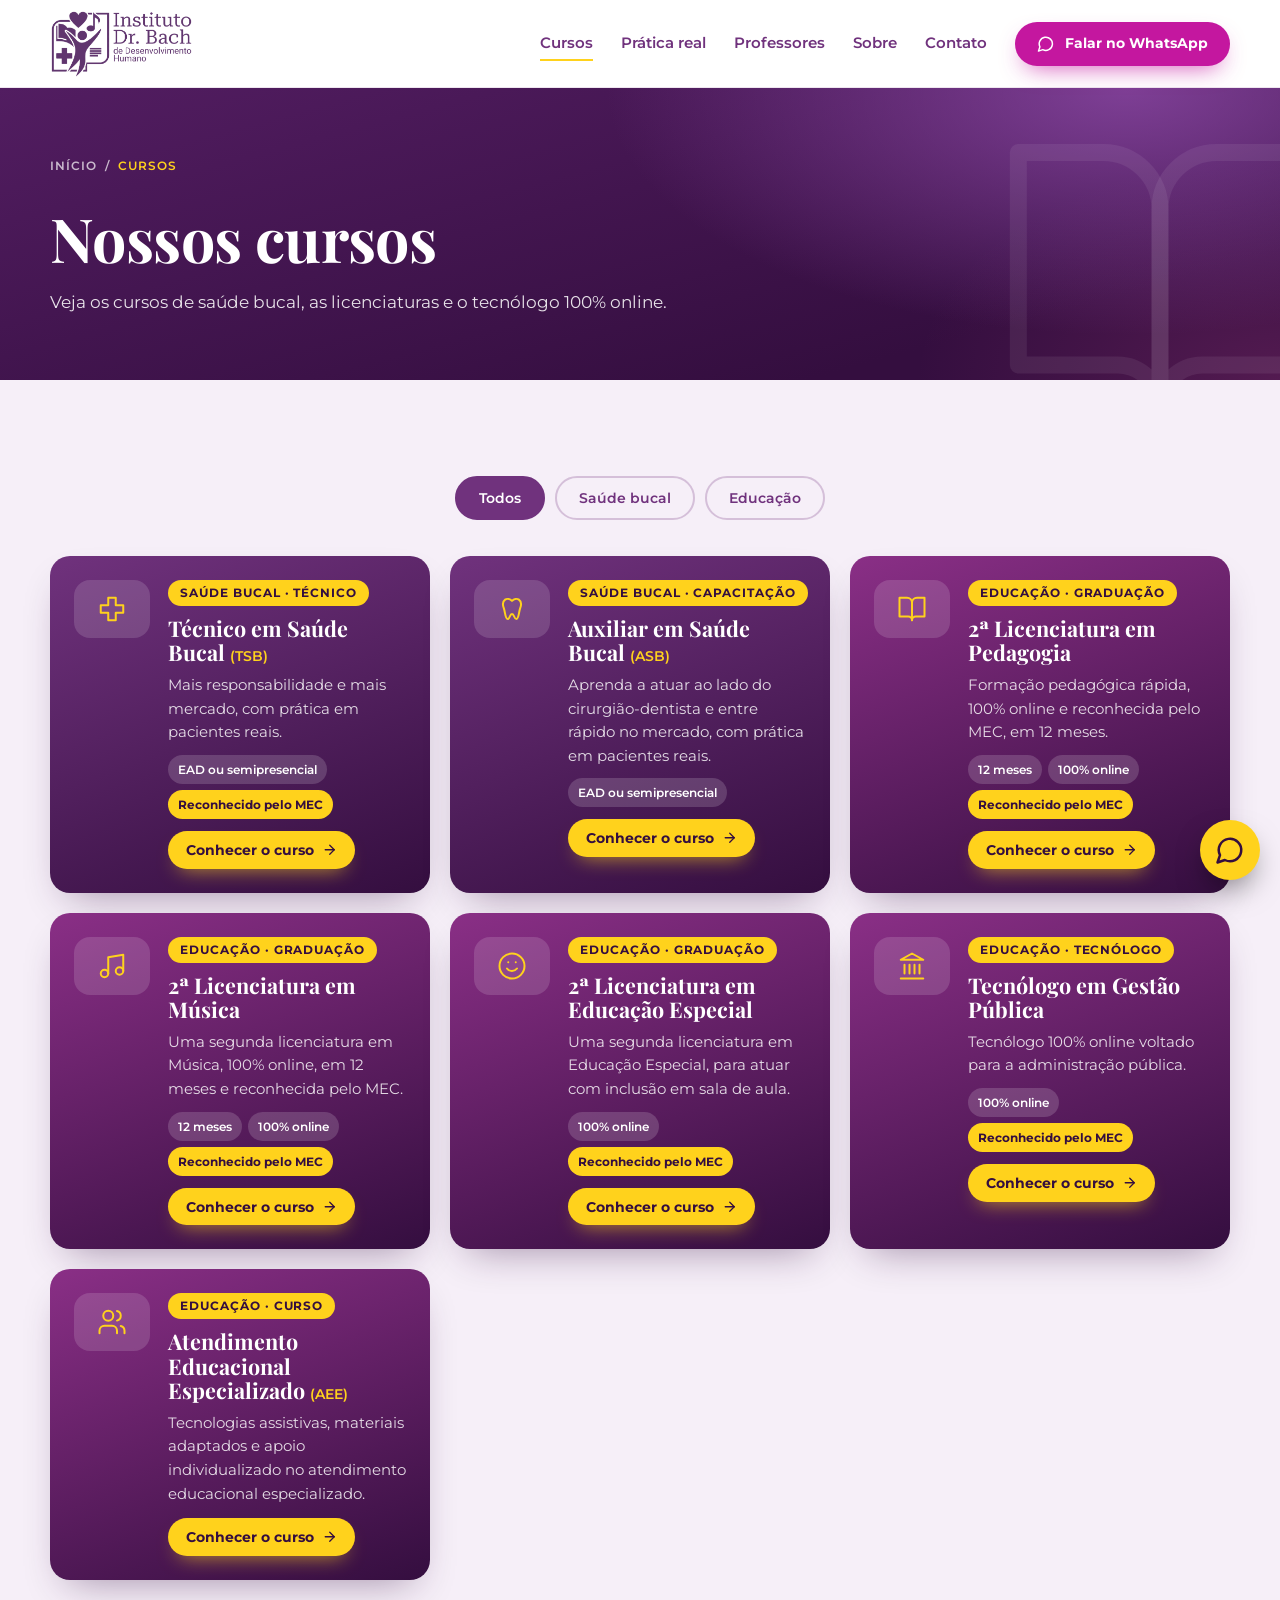
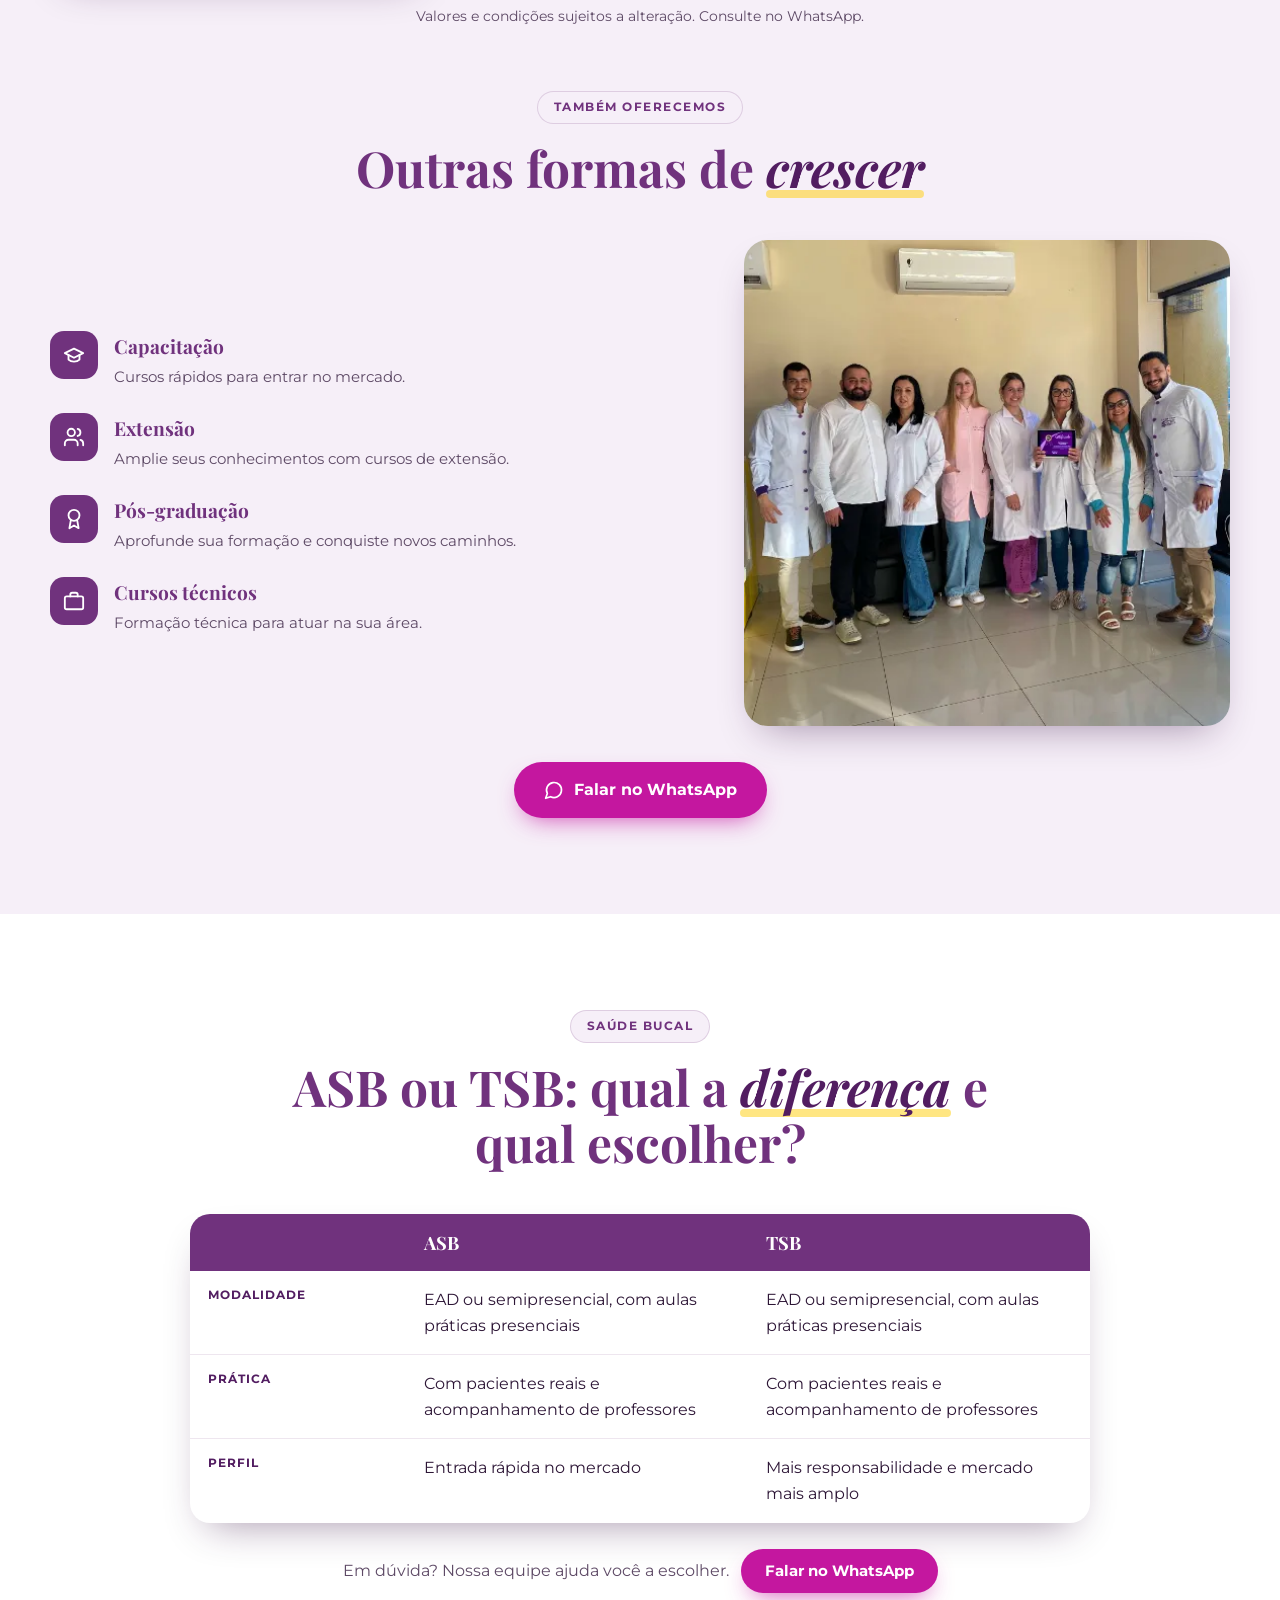
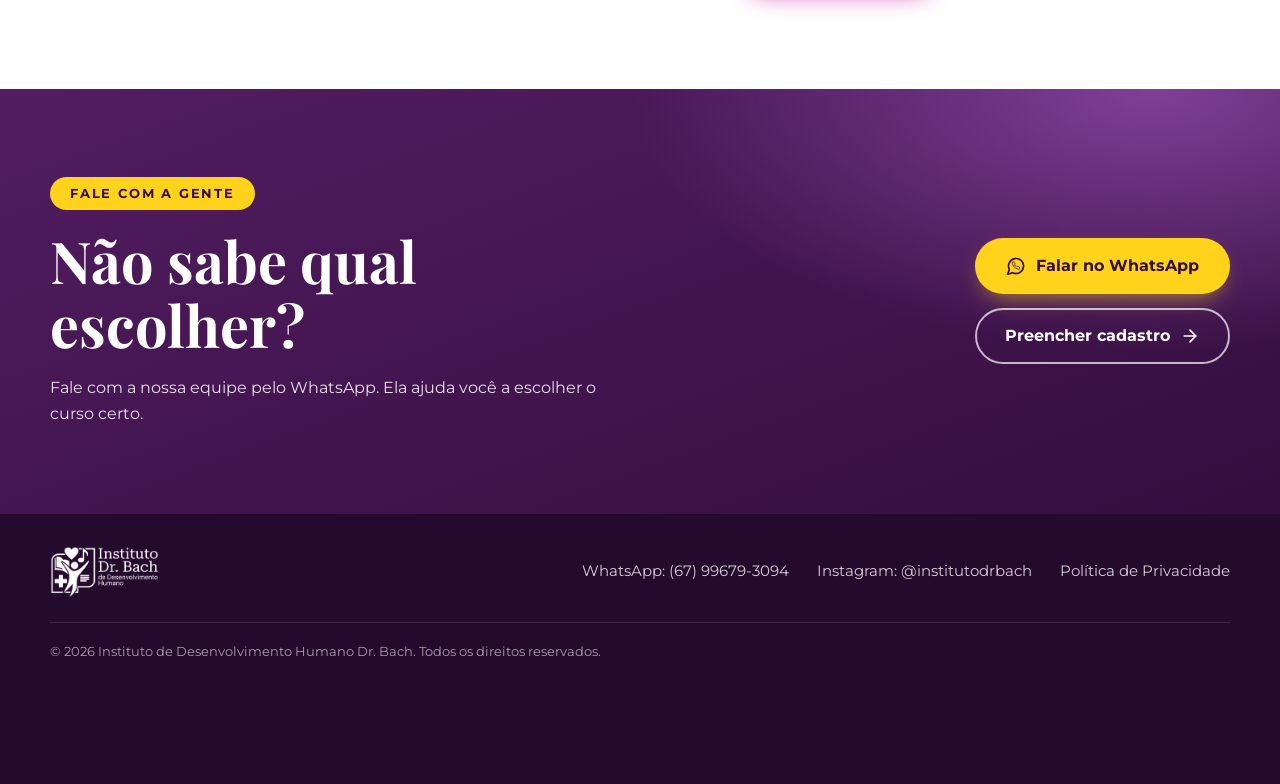
<file: cursos.html>
<!DOCTYPE html>
<html lang="pt-BR">
<head>
  <meta charset="utf-8">
  <meta name="viewport" content="width=device-width, initial-scale=1">
  <title>Cursos | Instituto Dr. Bach</title>
  <meta name="description" content="Conheça os cursos do Instituto Dr. Bach: Técnico e Auxiliar em Saúde Bucal, 2ª licenciaturas em Pedagogia, Música e Educação Especial, Gestão Pública e AEE.">
  <meta name="theme-color" content="#340E3F">
  <meta property="og:type" content="website">
  <meta property="og:locale" content="pt_BR">
  <meta property="og:site_name" content="Instituto de Desenvolvimento Humano Dr. Bach">
  <meta property="og:title" content="Cursos | Instituto Dr. Bach">
  <meta property="og:description" content="Conheça os cursos do Instituto Dr. Bach: Técnico e Auxiliar em Saúde Bucal, 2ª licenciaturas em Pedagogia, Música e Educação Especial, Gestão Pública e AEE.">
  <meta property="og:image" content="assets/og.jpg">
  <meta name="twitter:card" content="summary_large_image">
  <meta name="twitter:title" content="Cursos | Instituto Dr. Bach">
  <meta name="twitter:description" content="Conheça os cursos do Instituto Dr. Bach: Técnico e Auxiliar em Saúde Bucal, 2ª licenciaturas em Pedagogia, Música e Educação Especial, Gestão Pública e AEE.">
  <meta name="twitter:image" content="assets/og.jpg">
  <link rel="icon" href="data:image/svg+xml,%3Csvg xmlns='http://www.w3.org/2000/svg' viewBox='0 0 24 24' fill='%2370327D'%3E%3Cpath d='M19 14c1.49-1.46 3-3.21 3-5.5A5.5 5.5 0 0 0 16.5 3c-1.76 0-3 .5-4.5 2-1.5-1.5-2.74-2-4.5-2A5.5 5.5 0 0 0 2 8.5c0 2.3 1.5 4.05 3 5.5l7 7Z'/%3E%3C/svg%3E">
  <link rel="preconnect" href="https://fonts.googleapis.com">
  <link rel="preconnect" href="https://fonts.gstatic.com" crossorigin>
  <link href="https://fonts.googleapis.com/css2?family=Montserrat:wght@400;500;600;700;800&family=Playfair+Display:ital,wght@0,600;0,700;0,800;1,600;1,700&family=Work+Sans:wght@400;500;600;700&family=Fraunces:ital,wght@0,700;1,700&display=swap" rel="stylesheet">

<style>
/* ==========================================================
   Instituto Dr. Bach — identidade visual
   Roxo + roxo escuro + amarelo/dourado + branco
   Títulos: Playfair Display · Textos: Montserrat
   ========================================================== */

:root {
  --roxo: #70327D;
  --roxo-escuro: #340E3F;
  --roxo-medio: #521D61;
  --violeta: #8E4AA8;   /* luz do degradê: violeta mais claro */
  --magenta: #C2478F;   /* rosa/magenta: cor de campanha, uso pontual */
  --ouro: #FFD21C;
  --branco: #FFFFFF;
  --lilas: #F6EFF8;
  --texto: #2D1636;
  --texto-suave: #5E4A66;

  --serif: 'Playfair Display', Georgia, 'Times New Roman', serif;
  --sans: 'Montserrat', Arial, Helvetica, sans-serif;

  --raio: 20px;
  --sombra: 0 18px 40px -18px rgba(52, 14, 63, .45);
  --topo-h: 88px;
}

*, *::before, *::after { box-sizing: border-box; }

html { scroll-behavior: smooth; scroll-padding-top: calc(var(--topo-h) + 8px); }

body {
  margin: 0;
  font-family: var(--sans);
  font-size: 16px;
  line-height: 1.6;
  color: var(--texto);
  background: var(--branco);
  -webkit-font-smoothing: antialiased;
}

img { max-width: 100%; height: auto; display: block; }
a { color: inherit; }
h1, h2, h3, h4 { margin: 0; font-family: var(--serif); line-height: 1.12; }
p { margin: 0; }
ul, ol { list-style: none; margin: 0; padding: 0; }

.container { width: min(1180px, 100% - 40px); margin-inline: auto; }

.i {
  width: 1.25em; height: 1.25em; flex: none;
  fill: none; stroke: currentColor; stroke-width: 2;
  stroke-linecap: round; stroke-linejoin: round;
}

:focus-visible { outline: 3px solid var(--ouro); outline-offset: 3px; border-radius: 6px; }

.skip {
  position: absolute; left: 12px; top: -60px; z-index: 100;
  background: var(--ouro); color: var(--roxo-escuro); padding: 10px 16px;
  border-radius: 10px; font-weight: 700; text-decoration: none;
}
.skip:focus { top: 12px; }

/* ---------- botões e etiquetas ---------- */
.btn {
  display: inline-flex; align-items: center; justify-content: center; gap: 10px;
  padding: 12px 22px; border-radius: 999px; border: 2px solid transparent;
  font: 700 .95rem/1 var(--sans); text-decoration: none; cursor: pointer;
  transition: transform .2s ease, box-shadow .2s ease, background .2s ease, color .2s ease;
}
.btn--lg { padding: 16px 28px; font-size: 1rem; }
.btn--ouro { background: var(--ouro); color: var(--roxo-escuro); box-shadow: 0 10px 24px -10px rgba(255, 210, 28, .7); }
.btn--ouro:hover { transform: translateY(-2px); background: #ffdb45; }
.btn--borda { border-color: rgba(255, 255, 255, .7); color: var(--branco); }
.btn--borda:hover { background: var(--branco); color: var(--roxo-escuro); transform: translateY(-2px); }
.btn--roxo { background: var(--roxo); color: var(--branco); box-shadow: 0 10px 24px -12px rgba(52, 14, 63, .7); }
.btn--roxo:hover { transform: translateY(-2px); background: var(--roxo-medio); }

.pill {
  display: inline-block; padding: 7px 20px; border-radius: 999px;
  font: 600 1.05rem/1.2 var(--serif);
}
/* "olhos" de destaque: sans em caixa alta, como nos rótulos dos flyers */
.pill--ouro { background: var(--ouro); color: var(--roxo-escuro); font: 700 .8rem/1.2 var(--sans); letter-spacing: .14em; text-transform: uppercase; padding: 9px 20px; }
.pill--roxo { background: var(--lilas); color: var(--roxo); font: 700 .78rem/1.2 var(--sans); letter-spacing: .12em; text-transform: uppercase; padding: 8px 16px; border: 1px solid rgba(112, 50, 125, .18); }

/* ---------- cabeçalho ---------- */
.topo {
  position: sticky; top: 0; z-index: 50; height: var(--topo-h);
  background: rgba(255, 255, 255, .96); backdrop-filter: blur(8px);
  border-bottom: 1px solid rgba(112, 50, 125, .12);
}
.topo__in { height: 100%; display: flex; align-items: center; justify-content: space-between; gap: 24px; }
.topo__logo img { height: 68px; width: auto; }

.nav { display: flex; align-items: center; gap: 28px; }
.nav > a:not(.btn) {
  font-weight: 600; font-size: .92rem; text-decoration: none; color: var(--roxo);
  position: relative; padding: 6px 0;
}
.nav > a:not(.btn)::after {
  content: ''; position: absolute; left: 0; bottom: 0; height: 2px; width: 0;
  background: var(--ouro); transition: width .25s ease;
}
.nav > a:not(.btn):hover::after, .nav > a[aria-current="page"]::after { width: 100%; }
.nav__cta { padding: 11px 20px; font-size: .88rem; }

.menu-btn {
  display: none; width: 46px; height: 46px; border-radius: 12px; border: 0;
  background: var(--roxo); color: var(--branco); cursor: pointer; align-items: center; justify-content: center;
}
.menu-btn .i { width: 24px; height: 24px; }
.menu-btn .i--close { display: none; }
.menu-btn[aria-expanded="true"] .i--open { display: none; }
.menu-btn[aria-expanded="true"] .i--close { display: block; }

/* ---------- hero ---------- */
.hero {
  position: relative; overflow: hidden; color: var(--branco);
  background:
    radial-gradient(900px 500px at 85% 10%, rgba(142, 74, 168, .8), transparent 65%),
    radial-gradient(600px 380px at 100% 95%, rgba(194, 71, 143, .2), transparent 70%),
    linear-gradient(165deg, var(--roxo-medio) 0%, var(--roxo-escuro) 70%, #260a30 100%);
  padding: 64px 0 0;
}
.hero__deco .deco { position: absolute; fill: none; stroke: rgba(255, 255, 255, .07); stroke-width: 1.2; stroke-linecap: round; stroke-linejoin: round; }
.deco--heart { width: 340px; height: 340px; left: -90px; top: 40px; }
.deco--note { width: 220px; height: 220px; right: 36%; top: -40px; transform: rotate(12deg); }
.deco--cross { width: 260px; height: 260px; right: -60px; bottom: 90px; }

.hero__grid { position: relative; display: grid; grid-template-columns: 1.15fr .85fr; align-items: end; gap: 24px; }
.hero__texto { padding-bottom: 48px; align-self: center; }
.hero__titulo {
  font-size: clamp(2.6rem, 6vw, 4.6rem); font-weight: 700; margin: 22px 0 20px; letter-spacing: -.01em;
}
.hero__lead { max-width: 52ch; font-size: 1.08rem; color: rgba(255, 255, 255, .88); }
.hero__pontos { margin: 24px 0 30px; display: grid; gap: 10px; }
.hero__pontos li { display: flex; align-items: center; gap: 10px; font-weight: 500; }
.hero__pontos .i { color: var(--ouro); stroke-width: 3; }
.hero__acoes { display: flex; flex-wrap: wrap; gap: 14px; }

.hero__foto { position: relative; justify-self: end; width: min(100%, 420px); align-self: end; }
/* a foto se dissolve no fundo roxo: fade no topo, na base e nas laterais */
.hero__foto img {
  width: 100%;
  -webkit-mask-image: linear-gradient(180deg, transparent 0%, #000 26%, #000 70%, transparent 100%), linear-gradient(90deg, transparent 0%, #000 22%, #000 90%, transparent 100%);
  -webkit-mask-composite: source-in;
  mask-image: linear-gradient(180deg, transparent 0%, #000 26%, #000 70%, transparent 100%), linear-gradient(90deg, transparent 0%, #000 22%, #000 90%, transparent 100%);
  mask-composite: intersect;
}

.parceria { display: flex; align-items: center; gap: 14px; }
.parceria__rotulo { font-size: .78rem; text-transform: uppercase; letter-spacing: .12em; color: rgba(255, 255, 255, .7); }
.parceria--rodape { margin-top: 20px; }
.parceria__marca { font: 800 1.35rem/1 var(--sans); letter-spacing: .04em; padding: 8px 16px; border: 2px solid rgba(255, 255, 255, .85); border-radius: 10px; }

/* ---------- faixa de credenciais ---------- */
.faixa { background: var(--roxo); color: var(--branco); }
.faixa__grid { display: grid; grid-template-columns: repeat(4, 1fr); gap: 0; }
.faixa__item { display: flex; align-items: center; gap: 14px; padding: 22px 18px; border-left: 1px solid rgba(255, 255, 255, .16); }
.faixa__item:first-child { border-left: 0; padding-left: 0; }
.faixa__item .i { width: 32px; height: 32px; color: var(--ouro); }
.faixa__item strong { display: block; font-size: .95rem; line-height: 1.3; }
.faixa__item span { display: block; font-size: .8rem; color: rgba(255, 255, 255, .75); line-height: 1.4; margin-top: 2px; }

/* ---------- seções ---------- */
.secao { padding: 96px 0; }
.secao--lilas { background: var(--lilas); }
.secao__cab { max-width: 720px; margin: 0 auto 44px; text-align: center; display: grid; gap: 16px; justify-items: center; }
.secao__titulo { font-size: clamp(2rem, 4.2vw, 3.1rem); font-weight: 700; color: var(--roxo); }
.secao__titulo em { font-style: italic; color: var(--roxo-medio); position: relative; isolation: isolate; white-space: nowrap; }
.secao__titulo em::after { content: ''; position: absolute; left: 0; right: 0; bottom: 2px; height: 8px; background: var(--ouro); opacity: .55; z-index: -1; border-radius: 4px; }
.secao__lead { color: var(--texto-suave); font-size: 1.05rem; }

/* ---------- filtros ---------- */
.filtros { display: flex; flex-wrap: wrap; justify-content: center; gap: 10px; margin-bottom: 36px; }
.filtro {
  font: 600 .9rem/1 var(--sans); padding: 12px 22px; border-radius: 999px; cursor: pointer;
  border: 2px solid rgba(112, 50, 125, .25); background: transparent; color: var(--roxo);
  transition: all .2s ease;
}
.filtro:hover { border-color: var(--roxo); }
.filtro.is-ativo { background: var(--roxo); border-color: var(--roxo); color: var(--branco); }

/* ---------- cursos ---------- */
/* cards mais largos que altos: ícone num selo arredondado à esquerda, texto e botão à direita.
   o card inteiro é o link (não tem outro link dentro dele). */
.cursos { display: grid; grid-template-columns: repeat(auto-fill, minmax(340px, 1fr)); gap: 20px; }
.curso {
  position: relative; display: flex; align-items: flex-start; gap: 18px;
  padding: 24px; border-radius: var(--raio); color: var(--branco); text-decoration: none;
  background: linear-gradient(160deg, var(--roxo) 0%, var(--roxo-escuro) 100%);
  box-shadow: var(--sombra); transition: transform .25s ease, box-shadow .25s ease;
}
.curso:hover, .curso:focus-visible { transform: translateY(-6px); }
.curso.is-oculto { display: none; }
.curso__marca {
  flex: none; display: grid; place-items: center; width: 76px; height: 58px;
  border-radius: 16px; background: rgba(255, 255, 255, .14);
}
.curso__marca .i {
  width: 30px; height: 30px; fill: none; stroke: var(--ouro); stroke-width: 1.6;
  stroke-linecap: round; stroke-linejoin: round;
}
.curso__corpo { display: flex; flex-direction: column; align-items: flex-start; gap: 10px; min-width: 0; }
.tag {
  align-self: flex-start; background: var(--ouro); color: var(--roxo-escuro);
  font: 700 .7rem/1 var(--sans); letter-spacing: .08em; text-transform: uppercase;
  padding: 7px 12px; border-radius: 999px; position: relative;
}
.tag--claro { background: var(--branco); }
.curso h3 { font-size: 1.35rem; font-weight: 700; }
.curso h3 small { font: 600 .85rem var(--sans); color: var(--ouro); }
.curso p { color: rgba(255, 255, 255, .84); font-size: .92rem; }
.curso__cta {
  display: inline-flex; align-items: center; gap: 8px; margin-top: 2px;
  background: var(--ouro); color: var(--roxo-escuro); font: 700 .88rem/1 var(--sans);
  padding: 11px 18px; border-radius: 999px; box-shadow: 0 10px 20px -10px rgba(255, 210, 28, .7);
  transition: background .2s ease, transform .2s ease;
}
.curso:hover .curso__cta, .curso:focus-visible .curso__cta { background: #ffdb45; transform: translateX(3px); }
.curso__cta .i { width: 1.1em; height: 1.1em; }
/* cor por área (campanha): educação puxa para o magenta, gestão para o roxo médio */
.curso[data-area="educacao"] { background: linear-gradient(160deg, #8A2F86 0%, var(--roxo-escuro) 100%); }
.curso[data-area="gestao"] { background: linear-gradient(160deg, var(--roxo-medio) 0%, #2a0b33 100%); }

/* ---------- cabeçalho de cada página interna ---------- */
.pagina-topo {
  position: relative; overflow: hidden; color: var(--branco); padding: 56px 0 64px;
  background:
    radial-gradient(800px 380px at 88% 0%, rgba(142, 74, 168, .8), transparent 65%),
    radial-gradient(520px 320px at 100% 100%, rgba(194, 71, 143, .22), transparent 70%),
    linear-gradient(165deg, var(--roxo-medio) 0%, var(--roxo-escuro) 80%);
}
.pagina-topo .container { position: relative; display: grid; gap: 16px; justify-items: start; }
.pagina-topo__marca {
  position: absolute; right: -50px; bottom: -70px; width: 340px; height: 340px;
  fill: none; stroke: rgba(255, 255, 255, .07); stroke-width: 1.2; stroke-linecap: round; stroke-linejoin: round;
}
.pagina-topo__titulo { font-size: clamp(2.2rem, 5.2vw, 3.8rem); font-weight: 700; letter-spacing: -.01em; }
.pagina-topo__titulo small { font: 600 1.2rem var(--sans); color: var(--ouro); letter-spacing: 0; }
.pagina-topo__lead { max-width: 62ch; font-size: 1.08rem; color: rgba(255, 255, 255, .88); }
.pagina-topo__acoes { display: flex; flex-wrap: wrap; gap: 14px; margin-top: 8px; }

.migalhas { display: flex; flex-wrap: wrap; gap: 8px; font-size: .78rem; font-weight: 600; letter-spacing: .08em; text-transform: uppercase; color: rgba(255, 255, 255, .7); }
.migalhas a { text-decoration: none; }
.migalhas a:hover { color: var(--ouro); }
.migalhas [aria-current] { color: var(--ouro); }

.secao__mais { text-align: center; margin-top: 40px; }

/* ---------- página de cada curso (informações) ---------- */
.cs { padding: 80px 0; }
.cs__grid { display: grid; grid-template-columns: minmax(0, 1.25fr) minmax(0, .75fr); gap: 48px; align-items: start; }
.cs__info { display: grid; gap: 18px; justify-items: start; }

.cs__voltar { display: inline-flex; align-items: center; gap: 8px; font-size: .88rem; font-weight: 700; color: var(--roxo); text-decoration: none; }
.cs__voltar .i { transition: transform .2s ease; }
.cs__voltar:hover .i { transform: translateX(5px); }

.cs__fatos { width: 100%; margin: 0 0 4px; display: grid; grid-template-columns: repeat(auto-fit, minmax(210px, 1fr)); gap: 12px; }
.cs__fatos div { background: var(--lilas); border-left: 4px solid var(--ouro); border-radius: 12px; padding: 14px 16px; }
.cs__fatos dt { font-size: .72rem; font-weight: 700; letter-spacing: .1em; text-transform: uppercase; color: var(--roxo-medio); }
.cs__fatos dd { margin: 4px 0 0; font-weight: 600; color: var(--texto); line-height: 1.4; }

.cs__sub { font-size: 1.5rem; color: var(--roxo); margin-top: 8px; }
.cs__lista { display: grid; gap: 10px; }
.cs__lista li { display: flex; gap: 12px; align-items: flex-start; }
.cs__lista .i { margin-top: .12em; color: var(--roxo); stroke-width: 3; background: var(--ouro); border-radius: 50%; padding: 4px; width: 1.55em; height: 1.55em; }
.cs__texto { color: var(--texto-suave); max-width: 62ch; }

.cs__insc {
  position: sticky; top: calc(var(--topo-h) + 20px);
  display: grid; gap: 14px; padding: 32px 28px; border-radius: var(--raio); color: var(--branco);
  background: linear-gradient(160deg, var(--roxo) 0%, var(--roxo-escuro) 100%);
  box-shadow: var(--sombra); border-top: 5px solid var(--ouro);
}
.cs__insc h2 { font-size: 1.7rem; }
.cs__insc > p { color: rgba(255, 255, 255, .85); font-size: .95rem; }
.cs__zap { color: var(--ouro); font-weight: 600; font-size: .9rem; text-align: center; text-decoration: underline; text-underline-offset: 4px; }
.cs__zap:hover { color: var(--branco); }

/* ---------- página de cadastro ---------- */
.insc__grid { display: grid; grid-template-columns: minmax(0, 1.1fr) minmax(0, .9fr); gap: 48px; align-items: start; }
.insc__form { position: static; padding: 36px 32px; }
.form__duplo { display: grid; grid-template-columns: 1fr 1fr; gap: 14px; }
.confirmacao {
  display: flex; gap: 14px; align-items: flex-start; margin-top: 8px; padding: 18px 20px; border-radius: 14px;
  background: rgba(255, 210, 28, .14); border: 1px solid rgba(255, 210, 28, .5);
}
.confirmacao[hidden] { display: none; }
.confirmacao .i { color: var(--roxo-escuro); background: var(--ouro); border-radius: 50%; padding: 5px; width: 2em; height: 2em; stroke-width: 3; }
.confirmacao p { font-size: .92rem; color: rgba(255, 255, 255, .9); }
.confirmacao a { color: var(--ouro); font-weight: 700; }
.insc__lado { display: grid; gap: 22px; justify-items: start; }
.passos { display: grid; gap: 18px; width: 100%; }
.passos li { display: flex; gap: 16px; align-items: flex-start; }
.passos__n { flex: none; display: grid; place-items: center; width: 42px; height: 42px; border-radius: 50%; background: var(--roxo); color: var(--ouro); font: 700 1.2rem var(--serif); }
.passos strong { display: block; font-family: var(--serif); font-size: 1.15rem; color: var(--roxo); }
.passos p { color: var(--texto-suave); font-size: .95rem; }
.insc__ajuda { display: grid; gap: 8px; justify-items: start; padding: 22px; border-radius: var(--raio); background: var(--lilas); border-left: 5px solid var(--ouro); width: 100%; }
.insc__ajuda strong { font: 700 1.2rem var(--serif); color: var(--roxo); }
.insc__ajuda p { color: var(--texto-suave); font-size: .95rem; }

/* ---------- sobre e contato ---------- */
.sobre__grid { display: grid; grid-template-columns: minmax(0, .9fr) minmax(0, 1.1fr); gap: 56px; align-items: start; }
.sobre__texto { display: grid; gap: 16px; justify-items: start; }
.sobre__texto .secao__titulo { text-align: left; }
.sobre__corpo { display: grid; gap: 16px; justify-items: start; color: var(--texto-suave); font-size: 1.05rem; }
.ccard {
  display: grid; gap: 8px; justify-items: start; align-content: start; padding: 30px 26px; border-radius: var(--raio);
  background: var(--lilas); border-top: 4px solid var(--ouro); text-decoration: none;
  box-shadow: 0 10px 30px -18px rgba(52, 14, 63, .35); transition: transform .25s ease;
}
a.ccard:hover { transform: translateY(-5px); }
.ccard__ic { display: grid; place-items: center; width: 54px; height: 54px; border-radius: 16px; background: var(--roxo); color: var(--branco); margin-bottom: 6px; }
.ccard h2 { font-size: 1.4rem; color: var(--roxo); }
.ccard strong { font-size: 1.1rem; color: var(--texto); }
.ccard__desc { color: var(--texto-suave); font-size: .92rem; }
.ccard__link { font-weight: 700; font-size: .9rem; color: var(--roxo); text-decoration: underline; text-underline-offset: 3px; }
.ccard__link:hover { color: var(--roxo-medio); }
.secao--lilas .ccard { background: var(--branco); }

/* ---------- localização e contato ---------- */
.local__grid { display: grid; grid-template-columns: minmax(0, .85fr) minmax(0, 1.15fr); gap: 28px; align-items: stretch; }
.local__cards { display: grid; gap: 16px; align-content: start; }
.local__cards .ccard { grid-template-columns: 54px 1fr; column-gap: 18px; row-gap: 2px; align-items: center; padding: 22px 24px; }
.local__cards .ccard__ic { grid-row: 1 / span 4; margin: 0; align-self: start; }
.local__cards .ccard > :not(.ccard__ic) { grid-column: 2; }
.local__mapa { position: relative; min-height: 440px; border-radius: var(--raio); overflow: hidden; background: var(--lilas); box-shadow: var(--sombra); border: 4px solid var(--branco); }
.local__mapa iframe { position: absolute; inset: 0; width: 100%; height: 100%; border: 0; }
@media (max-width: 960px) {
  .local__grid { grid-template-columns: 1fr; }
  .local__mapa { min-height: 340px; }
}

/* ---------- formulário de inscrição ---------- */
.form { display: grid; gap: 14px; margin-top: 6px; }
.campo { display: grid; gap: 6px; }
.campo[hidden] { display: none; }
.campo span { font-size: .8rem; font-weight: 700; letter-spacing: .04em; }
.campo em { font-style: normal; font-weight: 500; opacity: .75; }
.campo input, .campo select, .campo textarea {
  width: 100%; font: 500 1rem var(--sans); color: var(--texto);
  padding: 13px 14px; border-radius: 12px; border: 2px solid transparent; background: var(--branco);
}
.campo textarea { resize: vertical; min-height: 84px; }
.campo input::placeholder, .campo textarea::placeholder { color: #8b7a92; }
.campo input:focus-visible, .campo select:focus-visible, .campo textarea:focus-visible { outline: 3px solid var(--ouro); outline-offset: 1px; border-radius: 12px; }
.campo input:user-invalid { border-color: #ff8a8a; }
.form__enviar { width: 100%; margin-top: 4px; }
.form__nota { font-size: .76rem; color: rgba(255, 255, 255, .7); line-height: 1.5; }

/* ---------- mercado ---------- */
.mercado {
  position: relative; overflow: hidden; color: var(--branco); padding: 80px 0;
  background:
    radial-gradient(700px 320px at 10% 20%, rgba(142, 74, 168, .8), transparent 70%),
    linear-gradient(120deg, var(--roxo-escuro), var(--roxo-medio));
}
.mercado__grid { display: grid; grid-template-columns: .8fr 1.2fr; gap: 48px; align-items: center; }
.mercado__num { display: flex; flex-wrap: wrap; align-items: baseline; column-gap: 4px; }
.mercado__mais, .mercado__valor { font: 800 clamp(3.4rem, 8vw, 6rem)/1 var(--serif); color: var(--ouro); }
.mercado__rotulo { flex-basis: 100%; margin-top: 10px; font-weight: 600; letter-spacing: .04em; text-transform: uppercase; font-size: .85rem; color: rgba(255, 255, 255, .85); }
.mercado__texto { display: grid; gap: 18px; justify-items: start; }
.mercado__texto h2 { font-size: clamp(1.7rem, 3.4vw, 2.5rem); }
.mercado__texto p { color: rgba(255, 255, 255, .88); max-width: 56ch; }
.mercado__texto strong { color: var(--ouro); }

/* ---------- diferenciais ---------- */
.difs { display: grid; grid-template-columns: repeat(auto-fit, minmax(240px, 1fr)); gap: 22px; }
.dif { background: var(--branco); border-radius: var(--raio); padding: 30px 26px; box-shadow: 0 10px 30px -18px rgba(52, 14, 63, .35); border-top: 4px solid var(--ouro); }
.dif__icone { display: grid; place-items: center; width: 56px; height: 56px; border-radius: 16px; background: var(--roxo); color: var(--branco); margin-bottom: 18px; }
.dif__icone .i { width: 26px; height: 26px; }
.dif h3 { font-size: 1.35rem; color: var(--roxo); margin-bottom: 10px; }
.dif p { color: var(--texto-suave); font-size: .95rem; }

/* ---------- equipe ---------- */
.equipe { display: grid; grid-template-columns: repeat(auto-fit, minmax(300px, 1fr)); gap: 24px; max-width: 860px; margin: 0 auto; }
.pessoa { display: flex; align-items: center; gap: 22px; padding: 26px; border-radius: var(--raio); background: var(--lilas); border: 1px solid rgba(112, 50, 125, .14); }
.pessoa__foto {
  flex: none; width: 96px; height: 96px; border-radius: 50%; display: grid; place-items: center;
  background: linear-gradient(160deg, var(--roxo), var(--roxo-escuro)); color: var(--ouro);
  font: 700 1.9rem var(--serif); border: 4px solid var(--branco); box-shadow: 0 8px 20px -8px rgba(52, 14, 63, .6);
}
.pessoa__cargo { font-size: .78rem; font-weight: 700; letter-spacing: .1em; text-transform: uppercase; color: var(--roxo-medio); }
.pessoa h3 { font-size: 1.45rem; color: var(--roxo); margin: 4px 0; }
.pessoa__reg { font-size: .88rem; color: var(--texto-suave); font-weight: 500; }

/* ---------- contato ---------- */
.contato {
  position: relative; overflow: hidden; color: var(--branco); padding: 88px 0;
  background:
    radial-gradient(800px 400px at 90% 0%, rgba(142, 74, 168, .8), transparent 65%),
    linear-gradient(160deg, var(--roxo-medio), var(--roxo-escuro));
}
.contato__in { display: flex; flex-wrap: wrap; align-items: center; justify-content: space-between; gap: 36px; }
.contato__texto { display: grid; gap: 18px; justify-items: start; max-width: 560px; }
.contato__texto h2 { font-size: clamp(2.2rem, 5vw, 3.6rem); }
.contato__texto p { color: rgba(255, 255, 255, .88); }
.contato__acoes { display: grid; gap: 14px; }

/* ---------- rodapé ---------- */
.rodape { background: #240a2d; color: rgba(255, 255, 255, .8); padding: 32px 0; font-size: .92rem; }
.rodape__simples { display: flex; flex-wrap: wrap; align-items: center; justify-content: space-between; gap: 18px 32px; }
.rodape__logo img { height: 52px; width: auto; }
.rodape__links { display: flex; flex-wrap: wrap; gap: 8px 28px; }
.rodape a { text-decoration: none; }
.rodape a:hover { color: var(--ouro); }
.rodape__base { border-top: 1px solid rgba(255, 255, 255, .12); margin-top: 24px; padding: 18px 0 90px; font-size: .82rem; color: rgba(255, 255, 255, .6); }

/* ---------- botão flutuante ---------- */
.zap {
  position: fixed; right: 20px; bottom: 20px; z-index: 60; width: 60px; height: 60px; border-radius: 50%;
  display: grid; place-items: center; background: var(--ouro); color: var(--roxo-escuro);
  box-shadow: 0 14px 30px -8px rgba(0, 0, 0, .5); transition: transform .2s ease;
}
.zap .i { width: 30px; height: 30px; }
.zap:hover { transform: scale(1.08); }

/* ---------- animação de entrada ---------- */
.js .reveal { opacity: 0; transform: translateY(22px); transition: opacity .7s ease, transform .7s ease; }
.js .reveal.is-visivel { opacity: 1; transform: none; }

@media (prefers-reduced-motion: reduce) {
  html { scroll-behavior: auto; }
  .js .reveal { opacity: 1; transform: none; transition: none; }
  * { transition-duration: .01ms !important; }
}

/* ---------- responsivo ---------- */
@media (max-width: 960px) {
  .hero__grid { grid-template-columns: 1fr; }
  .hero__foto { justify-self: center; width: min(100%, 380px); }
  .hero__texto { padding-bottom: 8px; }
  .faixa__grid { grid-template-columns: repeat(2, 1fr); }
  .faixa__item:nth-child(3) { border-left: 0; padding-left: 0; }
  .faixa__item:nth-child(n+3) { border-top: 1px solid rgba(255, 255, 255, .16); }
  .mercado__grid { grid-template-columns: 1fr; gap: 28px; }
  .cs__grid, .insc__grid, .sobre__grid { grid-template-columns: 1fr; gap: 36px; }
  .cs__insc { position: static; }
}

@media (max-width: 820px) {
  .menu-btn { display: inline-flex; }
  .nav {
    position: absolute; left: 0; right: 0; top: var(--topo-h); flex-direction: column; align-items: stretch; gap: 0;
    background: var(--branco); padding: 8px 20px 20px; border-bottom: 1px solid rgba(112, 50, 125, .12);
    box-shadow: 0 20px 30px -20px rgba(52, 14, 63, .4);
    display: none;
  }
  .nav.is-aberto { display: flex; }
  .nav > a:not(.btn) { padding: 14px 4px; border-bottom: 1px solid rgba(112, 50, 125, .1); }
  .nav > a:not(.btn)::after { display: none; }
  .nav__cta { margin-top: 16px; }
}

@media (max-width: 560px) {
  .secao { padding: 68px 0; }
  .cs { padding: 64px 0; }
  .cs__insc, .insc__form { padding: 26px 20px; }
  .form__duplo { grid-template-columns: 1fr; }
  .pagina-topo { padding: 40px 0 48px; }
  .pagina-topo__acoes .btn { width: 100%; }
  .hero { padding-top: 40px; }
  :root { --topo-h: 76px; }
  .topo__logo img { height: 56px; }
  .faixa__grid { grid-template-columns: 1fr; }
  .faixa__item, .faixa__item:nth-child(3) { border-left: 0; padding: 16px 0; }
  .faixa__item:nth-child(n+2) { border-top: 1px solid rgba(255, 255, 255, .16); }
  .hero__acoes .btn, .contato__acoes .btn { width: 100%; }
  .pessoa { flex-direction: column; text-align: center; }
  .contato__acoes { width: 100%; }
}

/* ==========================================================
   v2 — identidade (magenta nos botões), novas seções e páginas
   ========================================================== */
:root {
  --magenta: #C4179F;          /* botão principal: branco sobre ele passa de 5:1 */
  --magenta-escuro: #A30F82;
}

/* ---------- botões ---------- */
.btn--magenta { background: var(--magenta); color: var(--branco); box-shadow: 0 10px 24px -10px rgba(196, 23, 159, .8); }
.btn--magenta:hover { transform: translateY(-2px); background: var(--magenta-escuro); }
.btn--contorno { border-color: var(--roxo); color: var(--roxo); }
.btn--contorno:hover { background: var(--roxo); color: var(--branco); transform: translateY(-2px); }
.btn--bloco { width: 100%; }

/* ---------- hero ---------- */
.hero__titulo {
  font-family: var(--sans); text-transform: uppercase; font-weight: 800; line-height: 1.04;
  letter-spacing: -.015em; font-size: clamp(2rem, 5.2vw, 3.9rem); margin: 20px 0 18px;
}
.hero__titulo .leve, .pratica__titulo .leve { font-weight: 500; }
.destaque { font-family: var(--serif); font-style: italic; font-weight: 700; text-transform: none; letter-spacing: 0; color: var(--ouro); }
.selos { display: flex; flex-wrap: wrap; gap: 10px; margin: 22px 0 28px; }
.selo {
  display: inline-flex; align-items: center; gap: 8px; padding: 8px 14px; border-radius: 999px;
  background: rgba(255, 255, 255, .12); border: 1px solid rgba(255, 255, 255, .28); font-weight: 600; font-size: .85rem;
}
.selo .i { color: var(--ouro); width: 1.1em; height: 1.1em; stroke-width: 2.4; }

.turma { background: linear-gradient(90deg, var(--magenta), #8A1A9A); color: var(--branco); }
.turma__in { display: flex; flex-wrap: wrap; align-items: center; justify-content: center; gap: 6px 22px; padding: 14px 0; font-weight: 700; text-align: center; }
.turma__in a { color: var(--branco); font-weight: 800; text-decoration: underline; text-underline-offset: 4px; }
.turma__in a:hover { color: var(--ouro); }

/* ---------- diferenciais compactos ---------- */
.secao--compacta { padding: 72px 0; }

/* ---------- cursos: chips, mais opções ---------- */
.curso__meta { display: flex; flex-wrap: wrap; gap: 6px; position: relative; }
.curso__meta li { font-size: .72rem; font-weight: 600; padding: 5px 10px; border-radius: 999px; background: rgba(255, 255, 255, .16); }
.curso__meta .mec { background: var(--ouro); color: var(--roxo-escuro); font-weight: 700; }
.curso__bloco { margin-top: 64px; }
/* lista + foto ao lado, com um botão de WhatsApp só no final (em vez de um card por item) */
.oferecemos { display: grid; grid-template-columns: minmax(0, 1.15fr) minmax(0, .85fr); gap: 36px; align-items: center; margin-top: 30px; }
.oferecemos__lista { display: grid; gap: 24px; }
.oferecemos__lista li { display: flex; gap: 16px; align-items: flex-start; }
.oferecemos__ic { flex: none; display: grid; place-items: center; width: 48px; height: 48px; border-radius: 14px; background: var(--roxo); color: var(--branco); }
.oferecemos__ic .i { width: 22px; height: 22px; }
.oferecemos__lista strong { display: block; font-family: var(--serif); font-size: 1.2rem; color: var(--roxo); margin-bottom: 3px; }
.oferecemos__lista p { color: var(--texto-suave); font-size: .95rem; }
.oferecemos__foto .img-r { aspect-ratio: 1 / 1; }
.oferecemos__cta { text-align: center; margin-top: 36px; }

/* ---------- fotos e placeholders (troque o arquivo em assets/images/ e ele aparece) ---------- */
.foto {
  position: relative; margin: 0; display: grid; place-items: center; overflow: hidden; aspect-ratio: 4 / 3;
  border-radius: 22px; background: var(--lilas); border: 2px dashed rgba(112, 50, 125, .3);
}
.foto img { position: absolute; inset: 0; z-index: 1; width: 100%; height: 100%; object-fit: cover; }
.foto__ph { display: grid; gap: 8px; justify-items: center; text-align: center; padding: 16px; color: var(--roxo); font-size: .78rem; font-weight: 600; }
.foto__ph .i { width: 32px; height: 32px; opacity: .8; }
.foto--escura { background: rgba(255, 255, 255, .08); border-color: rgba(255, 255, 255, .35); }
.foto--escura .foto__ph { color: var(--branco); }
.foto--larga { aspect-ratio: 16 / 9; }
.foto--quadrada { aspect-ratio: 1 / 1; border-radius: 14px; }
.foto--retrato { aspect-ratio: 1 / 1; border-radius: 50%; }

/* ---------- prática real ---------- */
.pratica {
  position: relative; overflow: hidden; color: var(--branco); padding: 96px 0;
  background:
    radial-gradient(800px 420px at 90% 0%, rgba(142, 74, 168, .8), transparent 65%),
    radial-gradient(520px 320px at 0% 100%, rgba(194, 71, 143, .2), transparent 70%),
    linear-gradient(160deg, var(--roxo-medio), var(--roxo-escuro));
}
.pratica__grid { display: grid; grid-template-columns: minmax(0, 1fr) minmax(0, 1fr); gap: 48px; align-items: center; }
.pratica__texto { display: grid; gap: 18px; justify-items: start; }
.pratica__titulo { font-family: var(--sans); text-transform: uppercase; font-weight: 800; font-size: clamp(1.9rem, 4.4vw, 3.2rem); line-height: 1.06; letter-spacing: -.01em; }
.pratica__frase { font: italic 600 1.3rem/1.4 var(--serif); color: var(--ouro); border-left: 4px solid var(--magenta); padding-left: 16px; }
.pratica__texto p { color: rgba(255, 255, 255, .9); max-width: 52ch; }
.galeria { display: grid; grid-template-columns: 1fr 1fr; gap: 14px; }
.galeria .foto:first-child { grid-column: 1 / -1; aspect-ratio: 16 / 9; }
.video { position: relative; margin-top: 14px; border-radius: 22px; overflow: hidden; aspect-ratio: 16 / 9; background: #000; }
.video iframe, .video button { position: absolute; inset: 0; width: 100%; height: 100%; border: 0; }
.video button { cursor: pointer; display: grid; place-items: center; background: linear-gradient(160deg, var(--roxo), var(--roxo-escuro)); color: var(--branco); }
.video button .i { width: 64px; height: 64px; fill: currentColor; }

/* ---------- mercado ---------- */
.mercado__in { display: grid; grid-template-columns: minmax(0, 1fr); gap: 30px; justify-items: center; text-align: center; }
.mercado__in > * { min-width: 0; max-width: 100%; }
.mercado__in h2 { font-size: clamp(1.8rem, 3.8vw, 2.7rem); max-width: 22ch; }
.stats { display: grid; grid-template-columns: repeat(auto-fit, minmax(250px, 1fr)); gap: 22px; width: 100%; max-width: 880px; }
.stat { padding: 30px 24px; border-radius: var(--raio); color: var(--branco); background: linear-gradient(160deg, var(--roxo) 0%, var(--roxo-escuro) 100%); box-shadow: var(--sombra); }
.stat__num { display: block; font: 800 clamp(2.8rem, 7vw, 4.4rem)/1 var(--serif); color: var(--ouro); }
.stat__rotulo { display: block; margin-top: 10px; font-weight: 600; color: rgba(255, 255, 255, .92); }
.mercado__fecho { font: 600 1.35rem/1.35 var(--serif); max-width: 40ch; color: var(--roxo-medio); }
.fonte { font-size: .78rem; color: var(--texto-suave); }

/* ---------- linha do tempo ---------- */
.linha { display: grid; grid-template-columns: repeat(4, 1fr); gap: 28px; }
.linha li { position: relative; padding-top: 70px; }
.linha li::before {
  content: ''; position: absolute; top: 26px; left: 62px; right: -18px; height: 2px;
  background: repeating-linear-gradient(90deg, rgba(112, 50, 125, .4) 0 8px, transparent 8px 14px);
}
.linha li:last-child::before { display: none; }
.linha__n { position: absolute; top: 0; left: 0; display: grid; place-items: center; width: 54px; height: 54px; border-radius: 50%; background: var(--magenta); color: var(--branco); font: 700 1.5rem var(--serif); box-shadow: 0 10px 22px -10px rgba(196, 23, 159, .8); }
.linha h3 { font-size: 1.3rem; color: var(--roxo); margin-bottom: 8px; }
.linha p { color: var(--texto-suave); font-size: .95rem; }

/* ---------- docentes ---------- */
.docentes { display: grid; grid-template-columns: repeat(auto-fit, minmax(250px, 1fr)); gap: 22px; }
.docente { display: grid; gap: 6px; align-content: start; justify-items: center; text-align: center; padding: 30px 24px; border-radius: var(--raio); background: var(--branco); box-shadow: 0 10px 30px -18px rgba(52, 14, 63, .4); border-top: 4px solid var(--magenta); }
.docente__foto {
  position: relative; display: grid; place-items: center; overflow: hidden; width: 124px; height: 124px; margin-bottom: 8px; border-radius: 50%;
  background: linear-gradient(160deg, var(--roxo), var(--roxo-escuro)); color: var(--ouro); font: 700 2.2rem var(--serif); border: 4px solid var(--lilas);
}
.docente__foto img { position: absolute; inset: 0; z-index: 1; width: 100%; height: 100%; object-fit: cover; }
.docente__cargo { font-size: .74rem; font-weight: 700; letter-spacing: .1em; text-transform: uppercase; color: var(--roxo-medio); }
.docente h3 { font-size: 1.4rem; color: var(--roxo); }
.docente__reg { font-size: .88rem; color: var(--texto-suave); font-weight: 500; }
.docente__area { font-size: .92rem; color: var(--texto-suave); }
.docente__link { margin-top: 6px; display: inline-flex; align-items: center; gap: 6px; font-weight: 700; font-size: .88rem; color: var(--magenta); text-decoration: none; }
.docente__link:hover { text-decoration: underline; }

/* ---------- formaturas e instagram ---------- */
.fila { display: grid; grid-template-columns: repeat(auto-fit, minmax(240px, 1fr)); gap: 16px; }
.insta { display: grid; grid-template-columns: minmax(0, .9fr) minmax(0, 1.1fr); gap: 48px; align-items: center; }
.insta__texto { display: grid; gap: 16px; justify-items: start; }
.insta__texto p { color: var(--texto-suave); }
.insta__grid { display: grid; grid-template-columns: repeat(3, 1fr); gap: 10px; }
.insta__grid a { text-decoration: none; }

/* ---------- FAQ ---------- */
.faq { max-width: 820px; margin: 0 auto; display: grid; gap: 12px; }
.faq details { background: var(--branco); border: 1px solid rgba(112, 50, 125, .18); border-radius: 16px; padding: 0 22px; transition: box-shadow .2s ease; }
.faq details[open] { border-color: var(--roxo); box-shadow: var(--sombra); }
.faq summary { cursor: pointer; list-style: none; padding: 18px 0; display: flex; align-items: center; justify-content: space-between; gap: 14px; font: 700 1.02rem/1.4 var(--sans); color: var(--roxo); }
.faq summary::-webkit-details-marker { display: none; }
.faq summary .i { transition: transform .2s ease; }
.faq details[open] summary .i { transform: rotate(180deg); }
.faq__resp { padding: 0 0 20px; color: var(--texto-suave); }

/* ---------- página de curso: preço, prática ---------- */
.preco { display: grid; gap: 4px; padding: 16px 18px; border-radius: 14px; background: rgba(255, 255, 255, .1); border: 1px solid rgba(255, 255, 255, .25); }
.preco__rotulo { font-size: .72rem; font-weight: 700; letter-spacing: .12em; text-transform: uppercase; color: var(--ouro); }
.preco__valor { font: 800 1.9rem/1.1 var(--serif); color: var(--branco); }
.preco__obs { font-size: .85rem; color: rgba(255, 255, 255, .85); }
.aviso { font-size: .74rem; line-height: 1.5; color: rgba(255, 255, 255, .72); }
.cs__caixa { width: 100%; padding: 20px 22px; border-radius: 16px; background: var(--lilas); border-left: 5px solid var(--magenta); color: var(--texto-suave); }
.cs__caixa strong { color: var(--roxo); }
.cs__caixa a { color: var(--magenta); font-weight: 700; }

/* ---------- comparativo ASB x TSB ---------- */
.comp-wrap { max-width: 900px; margin: 0 auto; }
.comp { width: 100%; border-collapse: separate; border-spacing: 0; overflow: hidden; border-radius: var(--raio); background: var(--branco); box-shadow: var(--sombra); }
.comp th, .comp td { padding: 16px 18px; text-align: left; vertical-align: top; border-bottom: 1px solid rgba(112, 50, 125, .12); overflow-wrap: anywhere; }
.comp thead th { background: var(--roxo); color: var(--branco); font: 700 1.15rem var(--serif); border-bottom: 0; }
.comp tbody th { width: 24%; color: var(--roxo-medio); font: 700 .78rem var(--sans); letter-spacing: .08em; text-transform: uppercase; }
.comp tbody tr:last-child th, .comp tbody tr:last-child td { border-bottom: 0; }
.comp__nota { text-align: center; margin-top: 26px; color: var(--texto-suave); }

/* ---------- textos longos (privacidade) ---------- */
.texto-longo { max-width: 78ch; margin-inline: auto; display: grid; gap: 14px; color: var(--texto-suave); }
.texto-longo h2 { font-size: 1.6rem; color: var(--roxo); margin-top: 18px; }
.texto-longo ul { list-style: disc; padding-left: 22px; display: grid; gap: 6px; }
.texto-longo a { color: var(--magenta); font-weight: 600; }

/* ---------- cookies ---------- */
.cookies {
  position: fixed; left: 16px; right: 16px; bottom: 16px; z-index: 80; max-width: 720px; margin-inline: auto;
  display: flex; flex-wrap: wrap; gap: 12px 16px; align-items: center; justify-content: space-between;
  padding: 16px 18px; border-radius: 16px; background: var(--roxo-escuro); color: var(--branco); font-size: .88rem;
  box-shadow: 0 20px 50px -10px rgba(0, 0, 0, .6);
}
.cookies p { flex: 1 1 280px; }
.cookies a { color: var(--ouro); }
.cookies__acoes { display: flex; gap: 10px; }
.cookies .btn { padding: 10px 18px; font-size: .85rem; }

/* ---------- ajustes finais e responsivo ---------- */
.nav__cta.btn--magenta { color: var(--branco); }
@media (max-width: 960px) {
  .pratica__grid, .insta { grid-template-columns: 1fr; gap: 36px; }
  .linha { grid-template-columns: 1fr 1fr; }
  .linha li::before { display: none; }
}
@media (max-width: 560px) {
  .pratica { padding: 68px 0; }
  .linha { grid-template-columns: 1fr; gap: 22px; }
  .comp th, .comp td { padding: 12px 10px; font-size: .9rem; }
  .cookies__acoes, .cookies .btn { width: 100%; }
  .selos { margin: 18px 0 22px; }
}

.sr-only { position: absolute; width: 1px; height: 1px; padding: 0; margin: -1px; overflow: hidden; clip: rect(0, 0, 0, 0); white-space: nowrap; border: 0; }

.tag { white-space: nowrap; }

/* ==========================================================
   v3 — fotos reais (WebP com JPG de reserva)
   ========================================================== */
picture { display: block; }
.img-r { border-radius: 24px; overflow: hidden; background: var(--lilas); box-shadow: var(--sombra); }
.img-r img { display: block; width: 100%; height: auto; }
.img-r--crop img { height: 100%; object-fit: cover; }

/* hero: foto em moldura arredondada, com faixa magenta atrás */
.hero__foto { position: relative; justify-self: end; align-self: center; width: min(100%, 480px); padding: 0 0 28px 28px; }
.hero__foto::before { content: ''; position: absolute; left: 0; bottom: 0; width: 74%; height: 74%; border-radius: 26px; background: var(--magenta); }
.hero__foto .img-r { position: relative; }
.hero__foto .img-r img { -webkit-mask-image: none; mask-image: none; }

/* Sobre: foto de abertura, encaixada no banner roxo */
.sobre__banner { position: relative; z-index: 2; margin-top: -36px; margin-bottom: 8px; }
.sobre__banner .img-r { aspect-ratio: 16 / 7; }

/* prática real: foto vertical + colagem */
.midia-duo { display: grid; grid-template-columns: 1fr 1fr; gap: 16px; align-items: center; }
.midia-duo .img-r { border-radius: 20px; }

/* do zero ao primeiro emprego: foto ao lado dos passos (linha vertical) */
.linha-wrap { display: grid; grid-template-columns: minmax(0, .7fr) minmax(0, 1.3fr); gap: 48px; align-items: center; }
.linha__img { width: 100%; max-width: 400px; justify-self: center; }
.linha-wrap .linha { grid-template-columns: 1fr; gap: 28px; }
.linha-wrap .linha li { padding: 0 0 0 78px; min-height: 54px; }
.linha-wrap .linha li::before {
  display: block; top: 58px; bottom: -26px; left: 26px; right: auto; width: 2px; height: auto;
  background: repeating-linear-gradient(180deg, rgba(112, 50, 125, .4) 0 8px, transparent 8px 14px);
}
.linha-wrap .linha li:last-child::before { display: none; }

/* formaturas: imagem principal maior + segunda */
.forma { display: grid; grid-template-columns: minmax(0, 1.35fr) minmax(0, 1fr); gap: 20px; align-items: start; }

/* professor da equipe (foto pequena para não pixelar) */
.docente__foto--img { width: 100%; max-width: 320px; height: auto; aspect-ratio: 6 / 5; border-radius: 20px; border: 0; margin-bottom: 10px; box-shadow: 0 10px 24px -14px rgba(52, 14, 63, .6); }

/* página de curso: lista/prática com foto ao lado e cartão da matéria */
.cs__duas { display: grid; grid-template-columns: minmax(0, 1fr) minmax(0, 260px); gap: 24px; align-items: start; width: 100%; }
.cs__figura .img-r { border-radius: 20px; }
.materia { display: grid; grid-template-columns: minmax(0, 240px) minmax(0, 1fr); gap: 24px; align-items: center; width: 100%; padding: 20px; border-radius: var(--raio); background: var(--lilas); border-left: 5px solid var(--magenta); }
.materia__foto { aspect-ratio: 4 / 3; border-radius: 18px; overflow: hidden; background: var(--branco); }
.materia__foto picture { height: 100%; }
.materia__foto img { width: 100%; height: 100%; object-fit: cover; }
.materia__rotulo { font-size: .74rem; font-weight: 700; letter-spacing: .12em; text-transform: uppercase; color: var(--magenta); }
.materia h3 { font-size: 1.4rem; color: var(--roxo); margin: 4px 0 6px; }
.materia p { color: var(--texto-suave); }
.materia strong { color: var(--roxo); }

@media (max-width: 960px) {
  .linha-wrap { grid-template-columns: 1fr; gap: 32px; }
  .forma { grid-template-columns: 1fr; }
  .forma .img-r:nth-child(2) { max-width: 440px; justify-self: center; }
  .sobre__banner .img-r { aspect-ratio: 4 / 3; }
}
@media (max-width: 720px) {
  .cs__duas { grid-template-columns: 1fr; }
  .cs__figura { max-width: 280px; }
}
@media (max-width: 640px) {
  .materia { grid-template-columns: 1fr; }
  .materia__foto { max-width: 320px; }
}
.cs__duas--fina { grid-template-columns: minmax(0, 1fr) minmax(0, 210px); }
@media (max-width: 720px) { .cs__duas--fina { grid-template-columns: 1fr; } .cs__duas--fina .cs__figura { max-width: 220px; } }

/* formaturas: mesmo tamanho */
.forma { grid-template-columns: repeat(2, minmax(0, 1fr)); max-width: 980px; margin-inline: auto; align-items: stretch; }
.forma .img-r { aspect-ratio: 4 / 5; }
.forma .img-r img { height: 100%; object-fit: cover; }
@media (max-width: 960px) {
  .forma { grid-template-columns: 1fr; max-width: 440px; }
  .forma .img-r:nth-child(2) { max-width: none; justify-self: stretch; }
}


/* ==========================================================
   v4 — primeira seção (cabeçalho escuro + hero), só na Início
   Cores e proporções tiradas da referência enviada pelo instituto
   ========================================================== */
:root {
  --topo-escuro: #2E1140;
  --hero-1: #3E1755;
  --hero-2: #602788;
  --ouro-hero: #E7B84B;
  --lavanda-texto: #E3D6F0;
  --lavanda-rotulo: #C9B6DD;
  --linha-hero: #6E4A8F;
  --serif-hero: 'Fraunces', 'Playfair Display', Georgia, serif;
  --sans-hero: 'Work Sans', 'Montserrat', Arial, sans-serif;
}

/* cabeçalho escuro */
.topo--escuro { background: var(--topo-escuro); border-bottom: 0; -webkit-backdrop-filter: none; backdrop-filter: none; font-family: var(--sans-hero); }
.topo--escuro .topo__logo img { height: 56px; }
.topo--escuro .nav > a:not(.btn) { color: var(--branco); font: 500 1rem var(--sans-hero); }
.topo--escuro .nav > a:not(.btn)::after { background: var(--ouro-hero); }
.btn--ouro-hero { background: var(--ouro-hero); color: var(--topo-escuro); font-family: var(--sans-hero); box-shadow: none; }
.btn--ouro-hero:hover { transform: translateY(-2px); background: #F0C55E; }
.topo--escuro .nav__cta { font-family: var(--sans-hero); }
.topo--escuro .menu-btn { background: rgba(255, 255, 255, .14); }

/* hero: a foto cobre a seção inteira, com um véu em degradê para o texto ficar legível */
.hero--v4 {
  position: relative; overflow: hidden;
  background: linear-gradient(180deg, var(--hero-1) 0%, var(--hero-2) 100%);
  font-family: var(--sans-hero); padding: 76px 0 0;
}
.hero__bg { position: absolute; inset: 0; z-index: 0; }
.hero__bg .hero__bgimg { position: absolute; inset: 0; }
.hero__bg .hero__bgimg img { width: 100%; height: 100%; object-fit: cover; display: block; }
.hero__bg::after {
  content: ''; position: absolute; inset: 0; pointer-events: none;
  /* três camadas: degradê de baixo (cobre a faixa de créditos inteira, largura toda) + degradê da
     esquerda (onde fica o texto) + um véu fraco e constante por cima de tudo, como piso de contraste */
  background:
    linear-gradient(to top, rgba(46, 17, 64, .85) 0%, rgba(46, 17, 64, .85) 22%, rgba(46, 17, 64, 0) 42%),
    linear-gradient(to right, rgba(62, 23, 85, .96) 0%, rgba(62, 23, 85, .92) 32%, rgba(78, 30, 105, .78) 46%, rgba(96, 39, 136, .42) 62%, rgba(96, 39, 136, .18) 80%, rgba(96, 39, 136, .06) 100%),
    rgba(46, 17, 64, .22);
}
.hero--v4 .hero__grid { position: relative; z-index: 1; display: block; }
.hero--v4 .hero__texto { max-width: 640px; padding-bottom: 44px; }
.hero--v4 .pill--ouro { background: var(--ouro-hero); color: var(--topo-escuro); font-family: var(--sans-hero); }
.hero--v4 .hero__titulo {
  font-family: var(--serif-hero); text-transform: none; font-weight: 700; letter-spacing: -.02em; line-height: 1.04;
  font-size: clamp(2.3rem, 4.5vw, 3.5rem); margin: 22px 0 22px;
  text-shadow: 0 2px 20px rgba(20, 6, 30, .4);
}
.hero--v4 .hero__titulo .leve { font-weight: 700; }
.hero--v4 .destaque { font-family: var(--serif-hero); color: var(--ouro-hero); }
.hero--v4 .hero__lead { color: var(--lavanda-texto); font-size: 1.15rem; line-height: 1.6; max-width: 34em; }
.hero--v4 .hero__acoes { margin: 30px 0 36px; }
.hero--v4 .btn { font-family: var(--sans-hero); }
.hero--v4 .btn--borda { border-color: rgba(255, 255, 255, .6); }

/* selos viram uma linha de destaques com divisórias, como na referência */
.hero--v4 .selos { gap: 0; margin: 0; }
.hero--v4 .selo {
  background: none; border: 0; border-radius: 0; padding: 4px 20px; border-left: 1px solid rgba(255, 255, 255, .35);
  font: 600 .95rem var(--sans-hero); color: var(--branco); gap: 9px; white-space: nowrap;
}
.hero--v4 .selo:first-child { padding-left: 0; border-left: 0; }
.hero--v4 .selo .i { color: var(--ouro-hero); }

@media (max-width: 960px) {
  .hero--v4 { padding-top: 48px; }
  .hero--v4 .hero__texto { padding-bottom: 0; max-width: none; }
}
@media (max-width: 640px) {
  /* no celular o texto ocupa a largura toda, então o véu cobre a foto de forma mais uniforme */
  .hero__bg::after {
    background:
      linear-gradient(to top, rgba(46, 17, 64, .7) 0%, rgba(46, 17, 64, .42) 45%, rgba(46, 17, 64, .2) 70%),
      rgba(46, 17, 64, .62);
  }
}
@media (max-width: 820px) {
  .topo--escuro .nav { background: var(--topo-escuro); border-bottom: 1px solid rgba(255, 255, 255, .12); box-shadow: 0 20px 30px -20px rgba(0, 0, 0, .6); }
  .topo--escuro .nav > a:not(.btn) { border-bottom-color: rgba(255, 255, 255, .12); }
}
@media (max-width: 640px) {
  .hero--v4 .selos { flex-direction: column; align-items: flex-start; gap: 10px; }
  .hero--v4 .selo, .hero--v4 .selo:first-child { padding: 0; border-left: 0; }
}
.ccard strong { overflow-wrap: anywhere; }


/* ==========================================================
   v5 — celular: alvos de toque, fontes mínimas e cartões compactos
   ========================================================== */
/* alvos de toque de pelo menos 44 px */
.btn, .filtro { min-height: 44px; }
.rodape a { display: inline-flex; align-items: center; min-height: 44px; }
.migalhas a, .turma__in a, .cs__zap, .ccard__link, .docente__link, .cs__voltar { display: inline-flex; align-items: center; min-height: 44px; }
.migalhas { align-items: center; gap: 0 8px; }
.turma__in { padding: 6px 0; }

/* rótulos em caixa alta: nunca abaixo de 12 px */
.tag, .preco__rotulo, .cs__fatos dt, .curso__meta li, .docente__cargo, .materia__rotulo, .aviso { font-size: .75rem; }

@media (max-width: 560px) {
  /* diferenciais: ícone ao lado do texto */
  .secao--compacta { padding: 56px 0; }
  .dif { display: grid; grid-template-columns: 52px 1fr; column-gap: 16px; align-items: start; padding: 20px 18px; }
  .dif__icone { grid-row: 1 / span 2; width: 52px; height: 52px; margin: 0; }
  .dif h3 { margin: 2px 0 6px; font-size: 1.2rem; }

  /* cartões de curso mais enxutos, mas ainda com o ícone ao lado do texto */
  .curso { padding: 18px; gap: 14px; }
  .curso__marca { width: 60px; height: 48px; border-radius: 13px; }
  .curso__marca .i { width: 24px; height: 24px; }
  .curso h3 { font-size: 1.2rem; }
  .oferecemos { grid-template-columns: 1fr; gap: 24px; }
  .oferecemos__foto { max-width: 320px; margin-inline: auto; }
  .oferecemos__cta .btn { width: 100%; }

  /* direção e professores em linha (foto pequena à esquerda) */
  .docente:not(.docente--foto) { grid-template-columns: 88px 1fr; grid-template-rows: repeat(5, auto); column-gap: 16px; row-gap: 0; justify-items: start; align-content: center; text-align: left; padding: 20px 18px; }
  .docente:not(.docente--foto) > :not(.docente__foto) { grid-column: 2; }
  .docente:not(.docente--foto) .docente__foto { grid-column: 1; grid-row: 1 / span 5; align-self: center; width: 88px; height: 88px; margin: 0; font-size: 1.6rem; }
  .docente:not(.docente--foto) h3 { font-size: 1.25rem; margin: 2px 0; }

  /* passos e contatos */
  .linha__img { max-width: 300px; }
  .local__cards .ccard { grid-template-columns: 46px 1fr; column-gap: 14px; padding: 18px 16px; }
  .local__cards .ccard__ic { width: 46px; height: 46px; }
  .ccard strong { font-size: .98rem; }
}
</style>
</head>
<body>

<!-- Ícones (sprite) -->
<svg width="0" height="0" style="position:absolute" aria-hidden="true" focusable="false">
  <defs>
    <symbol id="i-heart" viewBox="0 0 24 24"><path d="M19 14c1.49-1.46 3-3.21 3-5.5A5.5 5.5 0 0 0 16.5 3c-1.76 0-3 .5-4.5 2-1.5-1.5-2.74-2-4.5-2A5.5 5.5 0 0 0 2 8.5c0 2.3 1.5 4.05 3 5.5l7 7Z"/></symbol>
    <symbol id="i-book" viewBox="0 0 24 24"><path d="M2 3h6a4 4 0 0 1 4 4v14a3 3 0 0 0-3-3H2z"/><path d="M22 3h-6a4 4 0 0 0-4 4v14a3 3 0 0 1 3-3h7z"/></symbol>
    <symbol id="i-music" viewBox="0 0 24 24"><path d="M9 18V5l12-2v13"/><circle cx="6" cy="18" r="3"/><circle cx="18" cy="16" r="3"/></symbol>
    <symbol id="i-cross" viewBox="0 0 24 24"><path d="M9 3h6v6h6v6h-6v6H9v-6H3V9h6z"/></symbol>
    <symbol id="i-cap" viewBox="0 0 24 24"><path d="M22 10 12 5 2 10l10 5 10-5z"/><path d="M6 12v5c3 3 9 3 12 0v-5"/></symbol>
    <symbol id="i-laptop" viewBox="0 0 24 24"><rect x="3" y="4" width="18" height="12" rx="2"/><path d="M2 20h20"/></symbol>
    <symbol id="i-trend" viewBox="0 0 24 24"><path d="m22 7-8.5 8.5-5-5L2 17"/><path d="M16 7h6v6"/></symbol>
    <symbol id="i-shield" viewBox="0 0 24 24"><path d="M12 22s8-4 8-10V5l-8-3-8 3v7c0 6 8 10 8 10z"/><path d="m9 12 2 2 4-4"/></symbol>
    <symbol id="i-tooth" viewBox="0 0 24 24"><path d="M12 5.5C10.5 4 8 3.5 6.5 4.5 4.5 6 4.5 9 5.5 11.5 6.5 14 6.5 20 8.5 20c2 0 1.5-4 3.5-4s1.5 4 3.5 4c2 0 2-6 3-8.5 1-2.500 1-5.500-1-7-1.500-1-4-.5-5.500 1z"/></symbol>
    <symbol id="i-users" viewBox="0 0 24 24"><path d="M16 21v-2a4 4 0 0 0-4-4H6a4 4 0 0 0-4 4v2"/><circle cx="9" cy="7" r="4"/><path d="M22 21v-2a4 4 0 0 0-3-3.87"/><path d="M16 3.13a4 4 0 0 1 0 7.75"/></symbol>
    <symbol id="i-landmark" viewBox="0 0 24 24"><path d="M3 22h18"/><path d="M6 18v-7"/><path d="M10 18v-7"/><path d="M14 18v-7"/><path d="M18 18v-7"/><path d="m12 2 9 5H3z"/></symbol>
    <symbol id="i-smile" viewBox="0 0 24 24"><circle cx="12" cy="12" r="10"/><path d="M8 14s1.5 2 4 2 4-2 4-2"/><path d="M9 9h.01M15 9h.01"/></symbol>
    <symbol id="i-award" viewBox="0 0 24 24"><circle cx="12" cy="8" r="6"/><path d="m15.5 13.5 1.5 8.500-5-3-5 3 1.500-8.500"/></symbol>
    <symbol id="i-chat" viewBox="0 0 24 24"><path d="M7.9 20A9 9 0 1 0 4 16.1L2 22Z"/></symbol>
    <symbol id="i-insta" viewBox="0 0 24 24"><rect x="2" y="2" width="20" height="20" rx="5"/><circle cx="12" cy="12" r="4"/><path d="M17.500 6.500h.01"/></symbol>
    <symbol id="i-arrow" viewBox="0 0 24 24"><path d="M5 12h14"/><path d="m12 5 7 7-7 7"/></symbol>
    <symbol id="i-check" viewBox="0 0 24 24"><path d="M20 6 9 17l-5-5"/></symbol>
    <symbol id="i-pin" viewBox="0 0 24 24"><path d="M20 10c0 6-8 12-8 12s-8-6-8-12a8 8 0 0 1 16 0Z"/><circle cx="12" cy="10" r="3"/></symbol>
    <symbol id="i-menu" viewBox="0 0 24 24"><path d="M4 6h16M4 12h16M4 18h16"/></symbol>
    <symbol id="i-close" viewBox="0 0 24 24"><path d="M18 6 6 18M6 6l12 12"/></symbol>
    <symbol id="i-camera" viewBox="0 0 24 24"><path d="M3 7a2 2 0 0 1 2-2h2.5l1.5-2h6l1.5 2H19a2 2 0 0 1 2 2v11a2 2 0 0 1-2 2H5a2 2 0 0 1-2-2z"/><circle cx="12" cy="13" r="4"/></symbol>
    <symbol id="i-chev" viewBox="0 0 24 24"><path d="m6 9 6 6 6-6"/></symbol>
    <symbol id="i-play" viewBox="0 0 24 24"><path d="M6 4l14 8-14 8z"/></symbol>
    <symbol id="i-briefcase" viewBox="0 0 24 24"><rect x="2" y="7" width="20" height="14" rx="2"/><path d="M16 7V5a2 2 0 0 0-2-2h-4a2 2 0 0 0-2 2v2"/></symbol>    <symbol id="i-mail" viewBox="0 0 24 24"><rect x="2" y="4" width="20" height="16" rx="2"/><path d="m22 7-10 6L2 7"/></symbol>
    <symbol id="i-whatsapp" viewBox="0 0 24 24"><path d="M7.9 20A9 9 0 1 0 4 16.1L2 22Z"/><path transform="translate(6.6 6.3) scale(0.44)" d="M22 16.92v3a2 2 0 0 1-2.18 2 19.79 19.79 0 0 1-8.63-3.07 19.5 19.5 0 0 1-6-6 19.79 19.79 0 0 1-3.07-8.67A2 2 0 0 1 4.11 2h3a2 2 0 0 1 2 1.72c.127.96.361 1.903.7 2.81a2 2 0 0 1-.45 2.11L8.09 9.91a16 16 0 0 0 6 6l1.27-1.27a2 2 0 0 1 2.11-.45c.907.339 1.85.573 2.81.7A2 2 0 0 1 22 16.92z"/></symbol>
  </defs>
</svg>
<a class="skip" href="#conteudo">Ir para o conteúdo</a>

<header class="topo" id="topo">
  <div class="container topo__in">
    <a class="topo__logo" href="index.html" aria-label="Instituto Dr. Bach — início">
      <img src="assets/logo.png" alt="Instituto Dr. Bach de Desenvolvimento Humano" width="1078" height="512">
    </a>

    <nav class="nav" id="nav" aria-label="Principal">
      <a href="cursos.html" aria-current="page">Cursos</a>
      <a href="index.html#pratica">Prática real</a>
      <a href="index.html#professores">Professores</a>
      <a href="sobre.html">Sobre</a>
      <a href="contato.html">Contato</a>
      <a class="btn btn--magenta nav__cta" href="https://wa.me/5567996793094?text=Ol%C3%A1!%20Vim%20pelo%20site%20do%20Instituto%20Dr.%20Bach%20e%20gostaria%20de%20saber%20mais%20sobre%20os%20cursos." target="_blank" rel="noopener"><svg class="i" aria-hidden="true"><use href="#i-chat"/></svg> Falar no WhatsApp</a>
    </nav>

    <button class="menu-btn" id="menuBtn" aria-label="Abrir menu" aria-expanded="false" aria-controls="nav">
      <svg class="i i--open" aria-hidden="true"><use href="#i-menu"/></svg>
      <svg class="i i--close" aria-hidden="true"><use href="#i-close"/></svg>
    </button>
  </div>
</header>

<main id="conteudo">
<section class="pagina-topo">
  <svg class="pagina-topo__marca" aria-hidden="true"><use href="#i-book"/></svg>
  <div class="container">
    <nav class="migalhas" aria-label="Você está aqui"><a href="index.html">Início</a><span aria-hidden="true">/</span><span aria-current="page">Cursos</span></nav>
      <h1 class="pagina-topo__titulo">Nossos cursos</h1>
      <p class="pagina-topo__lead">Veja os cursos de saúde bucal, as licenciaturas e o tecnólogo 100% online.</p>
  </div>
</section>
<section class="secao secao--lilas">
  <div class="container">
    <div class="filtros" role="tablist" aria-label="Filtrar cursos por área">
      <button class="filtro is-ativo" role="tab" aria-selected="true" data-filtro="todos">Todos</button>
      <button class="filtro" role="tab" aria-selected="false" data-filtro="saude">Saúde bucal</button>
      <button class="filtro" role="tab" aria-selected="false" data-filtro="educacao">Educação</button>
    </div>
    <div class="cursos" id="cursosGrid">
      <a class="curso" data-area="saude" href="curso-tsb.html" aria-label="Técnico em Saúde Bucal — conhecer o curso">
        <span class="curso__marca" aria-hidden="true"><svg class="i" aria-hidden="true"><use href="#i-cross"/></svg></span>
        <div class="curso__corpo">
          <span class="tag">Saúde bucal · Técnico</span>
          <h3>Técnico em Saúde Bucal <small>(TSB)</small></h3>
          <p>Mais responsabilidade e mais mercado, com prática em pacientes reais.</p>
          <ul class="curso__meta"><li>EAD ou semipresencial</li><li class="mec">Reconhecido pelo MEC</li></ul>
          <span class="curso__cta">Conhecer o curso <svg class="i" aria-hidden="true"><use href="#i-arrow"/></svg></span>
        </div>
      </a>
      <a class="curso" data-area="saude" href="curso-asb.html" aria-label="Auxiliar em Saúde Bucal — conhecer o curso">
        <span class="curso__marca" aria-hidden="true"><svg class="i" aria-hidden="true"><use href="#i-tooth"/></svg></span>
        <div class="curso__corpo">
          <span class="tag">Saúde bucal · Capacitação</span>
          <h3>Auxiliar em Saúde Bucal <small>(ASB)</small></h3>
          <p>Aprenda a atuar ao lado do cirurgião-dentista e entre rápido no mercado, com prática em pacientes reais.</p>
          <ul class="curso__meta"><li>EAD ou semipresencial</li></ul>
          <span class="curso__cta">Conhecer o curso <svg class="i" aria-hidden="true"><use href="#i-arrow"/></svg></span>
        </div>
      </a>
      <a class="curso" data-area="educacao" href="curso-pedagogia.html" aria-label="2ª Licenciatura em Pedagogia — conhecer o curso">
        <span class="curso__marca" aria-hidden="true"><svg class="i" aria-hidden="true"><use href="#i-book"/></svg></span>
        <div class="curso__corpo">
          <span class="tag">Educação · Graduação</span>
          <h3>2ª Licenciatura em Pedagogia</h3>
          <p>Formação pedagógica rápida, 100% online e reconhecida pelo MEC, em 12 meses.</p>
          <ul class="curso__meta"><li>12 meses</li><li>100% online</li><li class="mec">Reconhecido pelo MEC</li></ul>
          <span class="curso__cta">Conhecer o curso <svg class="i" aria-hidden="true"><use href="#i-arrow"/></svg></span>
        </div>
      </a>
      <a class="curso" data-area="educacao" href="curso-musica.html" aria-label="2ª Licenciatura em Música — conhecer o curso">
        <span class="curso__marca" aria-hidden="true"><svg class="i" aria-hidden="true"><use href="#i-music"/></svg></span>
        <div class="curso__corpo">
          <span class="tag">Educação · Graduação</span>
          <h3>2ª Licenciatura em Música</h3>
          <p>Uma segunda licenciatura em Música, 100% online, em 12 meses e reconhecida pelo MEC.</p>
          <ul class="curso__meta"><li>12 meses</li><li>100% online</li><li class="mec">Reconhecido pelo MEC</li></ul>
          <span class="curso__cta">Conhecer o curso <svg class="i" aria-hidden="true"><use href="#i-arrow"/></svg></span>
        </div>
      </a>
      <a class="curso" data-area="educacao" href="curso-educacao-especial.html" aria-label="2ª Licenciatura em Educação Especial — conhecer o curso">
        <span class="curso__marca" aria-hidden="true"><svg class="i" aria-hidden="true"><use href="#i-smile"/></svg></span>
        <div class="curso__corpo">
          <span class="tag">Educação · Graduação</span>
          <h3>2ª Licenciatura em Educação Especial</h3>
          <p>Uma segunda licenciatura em Educação Especial, para atuar com inclusão em sala de aula.</p>
          <ul class="curso__meta"><li>100% online</li><li class="mec">Reconhecido pelo MEC</li></ul>
          <span class="curso__cta">Conhecer o curso <svg class="i" aria-hidden="true"><use href="#i-arrow"/></svg></span>
        </div>
      </a>
      <a class="curso" data-area="educacao" href="curso-gestao-publica.html" aria-label="Tecnólogo em Gestão Pública — conhecer o curso">
        <span class="curso__marca" aria-hidden="true"><svg class="i" aria-hidden="true"><use href="#i-landmark"/></svg></span>
        <div class="curso__corpo">
          <span class="tag">Educação · Tecnólogo</span>
          <h3>Tecnólogo em Gestão Pública</h3>
          <p>Tecnólogo 100% online voltado para a administração pública.</p>
          <ul class="curso__meta"><li>100% online</li><li class="mec">Reconhecido pelo MEC</li></ul>
          <span class="curso__cta">Conhecer o curso <svg class="i" aria-hidden="true"><use href="#i-arrow"/></svg></span>
        </div>
      </a>
      <a class="curso" data-area="educacao" href="curso-aee.html" aria-label="Atendimento Educacional Especializado — conhecer o curso">
        <span class="curso__marca" aria-hidden="true"><svg class="i" aria-hidden="true"><use href="#i-users"/></svg></span>
        <div class="curso__corpo">
          <span class="tag">Educação · Curso</span>
          <h3>Atendimento Educacional Especializado <small>(AEE)</small></h3>
          <p>Tecnologias assistivas, materiais adaptados e apoio individualizado no atendimento educacional especializado.</p>
          <span class="curso__cta">Conhecer o curso <svg class="i" aria-hidden="true"><use href="#i-arrow"/></svg></span>
        </div>
      </a>
    </div>
    <p class="secao__lead" style="text-align:center;margin-top:26px;font-size:.85rem">Valores e condições sujeitos a alteração. Consulte no WhatsApp.</p>
    <div class="curso__bloco">
      <header class="secao__cab">
        <span class="pill pill--roxo">Também oferecemos</span>
        <h2 class="secao__titulo">Outras formas de <em>crescer</em></h2>
      </header>
      <div class="oferecemos">
        <ul class="oferecemos__lista">
          <li><span class="oferecemos__ic"><svg class="i" aria-hidden="true"><use href="#i-cap"/></svg></span><div><strong>Capacitação</strong><p>Cursos rápidos para entrar no mercado.</p></div></li>
          <li><span class="oferecemos__ic"><svg class="i" aria-hidden="true"><use href="#i-users"/></svg></span><div><strong>Extensão</strong><p>Amplie seus conhecimentos com cursos de extensão.</p></div></li>
          <li><span class="oferecemos__ic"><svg class="i" aria-hidden="true"><use href="#i-award"/></svg></span><div><strong>Pós-graduação</strong><p>Aprofunde sua formação e conquiste novos caminhos.</p></div></li>
          <li><span class="oferecemos__ic"><svg class="i" aria-hidden="true"><use href="#i-briefcase"/></svg></span><div><strong>Cursos técnicos</strong><p>Formação técnica para atuar na sua área.</p></div></li>
        </ul>
        <div class="oferecemos__foto">
          <picture class="img-r"><source type="image/webp" srcset="assets/images/hero/turma-alunos-480.webp 480w, assets/images/hero/turma-alunos-800.webp 800w, assets/images/hero/turma-alunos-1200.webp 1200w, assets/images/hero/turma-alunos-1800.webp 1800w" sizes="(max-width: 860px) 90vw, 420px"><img src="assets/images/hero/turma-alunos.jpg" alt="Turma de alunos do Instituto Dr. Bach reunida com o certificado digital" width="1800" height="1800" loading="lazy" decoding="async" style="object-position:50% 40%"></picture>
        </div>
      </div>
      <div class="oferecemos__cta">
        <a class="btn btn--magenta btn--lg" href="https://wa.me/5567996793094?text=Ol%C3%A1!%20Tenho%20interesse%20em%20capacita%C3%A7%C3%A3o%2C%20extens%C3%A3o%2C%20p%C3%B3s-gradua%C3%A7%C3%A3o%20ou%20cursos%20t%C3%A9cnicos.%20Pode%20me%20passar%20mais%20informa%C3%A7%C3%B5es%3F" target="_blank" rel="noopener"><svg class="i" aria-hidden="true"><use href="#i-chat"/></svg> Falar no WhatsApp</a>
      </div>
    </div>
  </div>
</section>
<!-- ============ COMPARATIVO ASB x TSB ============ -->
<!-- TODO: completar linhas de Duração, O que faz, Investimento e Certificado MEC do ASB em $comparativo (gerar-site.ps1) -->
<section class="secao" id="comparativo">
  <div class="container">
    <header class="secao__cab reveal">
      <span class="pill pill--roxo">Saúde bucal</span>
      <h2 class="secao__titulo">ASB ou TSB: qual a <em>diferença</em> e qual escolher?</h2>
    </header>
    <div class="comp-wrap reveal">
      <table class="comp">
        <caption class="sr-only">Comparativo entre Auxiliar e Técnico em Saúde Bucal</caption>
        <thead><tr><th scope="col"><span class="sr-only">Item</span></th><th scope="col">ASB</th><th scope="col">TSB</th></tr></thead>
        <tbody>
        <tr><th scope="row">Modalidade</th><td>EAD ou semipresencial, com aulas práticas presenciais</td><td>EAD ou semipresencial, com aulas práticas presenciais</td></tr>
        <tr><th scope="row">Prática</th><td>Com pacientes reais e acompanhamento de professores</td><td>Com pacientes reais e acompanhamento de professores</td></tr>
        <tr><th scope="row">Perfil</th><td>Entrada rápida no mercado</td><td>Mais responsabilidade e mercado mais amplo</td></tr>
        </tbody>
      </table>
      <p class="comp__nota">Em dúvida? Nossa equipe ajuda você a escolher. <a class="btn btn--magenta" href="https://wa.me/5567996793094?text=Ol%C3%A1!%20Estou%20em%20d%C3%BAvida%20entre%20o%20ASB%20e%20o%20TSB.%20Pode%20me%20ajudar%20a%20escolher%3F" target="_blank" rel="noopener" style="margin-left:8px">Falar no WhatsApp</a></p>
    </div>
  </div>
</section>

<section class="contato">
  <div class="container contato__in">
    <div class="contato__texto reveal">
      <span class="pill pill--ouro">Fale com a gente</span>
      <h2>Não sabe qual escolher?</h2>
      <p>Fale com a nossa equipe pelo WhatsApp. Ela ajuda você a escolher o curso certo.</p>
    </div>
    <div class="contato__acoes reveal">
      <a class="btn btn--ouro btn--lg" href="https://wa.me/5567996793094?text=Ol%C3%A1!%20Vim%20pelo%20site%20do%20Instituto%20Dr.%20Bach%20e%20gostaria%20de%20saber%20mais%20sobre%20os%20cursos." target="_blank" rel="noopener"><svg class="i" aria-hidden="true"><use href="#i-whatsapp"/></svg> Falar no WhatsApp</a>
      <a class="btn btn--borda btn--lg" href="inscricao.html">Preencher cadastro <svg class="i" aria-hidden="true"><use href="#i-arrow"/></svg></a>
    </div>
  </div>
</section>

</main>

<footer class="rodape">
  <div class="container rodape__simples">
    <a class="rodape__logo" href="index.html" aria-label="Instituto Dr. Bach — início">
      <img src="assets/logo-branco.png" alt="Instituto Dr. Bach de Desenvolvimento Humano" width="1078" height="512" loading="lazy">
    </a>
    <nav class="rodape__links" aria-label="Rodapé">
      <a href="https://wa.me/5567996793094" target="_blank" rel="noopener">WhatsApp: (67) 99679-3094</a>
      <a href="https://www.instagram.com/institutodrbach/" target="_blank" rel="noopener">Instagram: @institutodrbach</a>
      <a href="politica-de-privacidade.html">Política de Privacidade</a>
    </nav>
  </div>
  <div class="container rodape__base">
    <span>© <span id="ano">2026</span> Instituto de Desenvolvimento Humano Dr. Bach. Todos os direitos reservados.</span>
  </div>
</footer>

<a class="zap" href="https://wa.me/5567996793094?text=Ol%C3%A1!%20Vim%20pelo%20site%20do%20Instituto%20Dr.%20Bach%20e%20gostaria%20de%20saber%20mais%20sobre%20os%20cursos." target="_blank" rel="noopener" aria-label="Falar no WhatsApp">
  <svg class="i" aria-hidden="true"><use href="#i-chat"/></svg>
</a>

<script>
(function () {
  'use strict';

  // ---------- configuração (deixe vazio para manter o rastreio desligado) ----------
  var RASTREIO = { ga4: '', pixel: '' };   // ex.: ga4: 'G-XXXXXXXXXX', pixel: '1234567890'
  var ZAP = '5567996793094';

  // Marca que o JS está ativo (as animações de entrada só se aplicam com JS)
  document.documentElement.classList.add('js');

  var reduzMovimento = window.matchMedia && window.matchMedia('(prefers-reduced-motion: reduce)').matches;

  // ---------- menu mobile ----------
  var menuBtn = document.getElementById('menuBtn');
  var nav = document.getElementById('nav');

  function fecharMenu() {
    nav.classList.remove('is-aberto');
    menuBtn.setAttribute('aria-expanded', 'false');
    menuBtn.setAttribute('aria-label', 'Abrir menu');
  }

  if (menuBtn && nav) {
    menuBtn.addEventListener('click', function () {
      var aberto = nav.classList.toggle('is-aberto');
      menuBtn.setAttribute('aria-expanded', String(aberto));
      menuBtn.setAttribute('aria-label', aberto ? 'Fechar menu' : 'Abrir menu');
    });
    nav.addEventListener('click', function (e) {
      if (e.target.closest('a')) fecharMenu();
    });
    document.addEventListener('keydown', function (e) {
      if (e.key === 'Escape') fecharMenu();
    });
  }

  // ---------- filtro de cursos ----------
  var filtros = document.querySelectorAll('.filtro');
  var cursos = document.querySelectorAll('#cursosGrid .curso');

  filtros.forEach(function (btn) {
    btn.addEventListener('click', function () {
      var alvo = btn.getAttribute('data-filtro');

      filtros.forEach(function (b) {
        var ativo = b === btn;
        b.classList.toggle('is-ativo', ativo);
        b.setAttribute('aria-selected', String(ativo));
      });

      cursos.forEach(function (curso) {
        var areas = curso.getAttribute('data-area').split(' ');
        curso.classList.toggle('is-oculto', alvo !== 'todos' && areas.indexOf(alvo) === -1);
      });
    });
  });

  // ---------- máscara de telefone brasileiro ----------
  function mascaraTelefone(valor) {
    var d = valor.replace(/\D/g, '').slice(0, 11);
    if (d.length > 10) return '(' + d.slice(0, 2) + ') ' + d.slice(2, 7) + '-' + d.slice(7);
    if (d.length > 6) return '(' + d.slice(0, 2) + ') ' + d.slice(2, 6) + '-' + d.slice(6);
    if (d.length > 2) return '(' + d.slice(0, 2) + ') ' + d.slice(2);
    if (d.length > 0) return '(' + d;
    return '';
  }

  document.querySelectorAll('input[type="tel"]').forEach(function (campo) {
    campo.addEventListener('input', function () {
      campo.value = mascaraTelefone(campo.value);
    });
  });

  // ---------- rastreio (GA4 e Meta Pixel), só com consentimento ----------
  var CHAVE_COOKIES = 'cookies-drbach';
  var rastreioAtivo = !!(RASTREIO.ga4 || RASTREIO.pixel);
  var consentimento = null;

  function lerConsentimento() {
    try { return window.localStorage.getItem(CHAVE_COOKIES); } catch (e) { return null; }
  }
  function gravarConsentimento(v) {
    try { window.localStorage.setItem(CHAVE_COOKIES, v); } catch (e) { /* segue sem guardar */ }
  }

  function carregarRastreio() {
    if (RASTREIO.ga4) {
      var s = document.createElement('script');
      s.async = true;
      s.src = 'https://www.googletagmanager.com/gtag/js?id=' + encodeURIComponent(RASTREIO.ga4);
      document.head.appendChild(s);
      window.dataLayer = window.dataLayer || [];
      window.gtag = function () { window.dataLayer.push(arguments); };
      window.gtag('js', new Date());
      window.gtag('config', RASTREIO.ga4);
    }
    if (RASTREIO.pixel) {
      /* eslint-disable */
      !function (f, b, e, v, n, t, s) { if (f.fbq) return; n = f.fbq = function () { n.callMethod ? n.callMethod.apply(n, arguments) : n.queue.push(arguments); }; if (!f._fbq) f._fbq = n; n.push = n; n.loaded = !0; n.version = '2.0'; n.queue = []; t = b.createElement(e); t.async = !0; t.src = v; s = b.getElementsByTagName(e)[0]; s.parentNode.insertBefore(t, s); }(window, document, 'script', 'https://connect.facebook.net/en_US/fbevents.js');
      /* eslint-enable */
      window.fbq('init', RASTREIO.pixel);
      window.fbq('track', 'PageView');
    }
  }

  function registrarEvento(nomeGa, nomePixel, dados) {
    if (consentimento !== 'sim') return;
    if (window.gtag) window.gtag('event', nomeGa, dados || {});
    if (window.fbq) window.fbq('track', nomePixel);
  }

  function mostrarBanner() {
    var caixa = document.createElement('div');
    caixa.className = 'cookies';
    caixa.setAttribute('role', 'dialog');
    caixa.setAttribute('aria-label', 'Aviso de cookies');
    caixa.innerHTML =
      '<p>Usamos cookies para medir a audiência e melhorar o site. Saiba mais na <a href="politica-de-privacidade.html">Política de Privacidade</a>.</p>' +
      '<div class="cookies__acoes">' +
      '<button type="button" class="btn btn--contorno" data-cookies="nao" style="border-color:#fff;color:#fff">Recusar</button>' +
      '<button type="button" class="btn btn--magenta" data-cookies="sim">Aceitar</button>' +
      '</div>';
    caixa.addEventListener('click', function (e) {
      var b = e.target.closest('[data-cookies]');
      if (!b) return;
      consentimento = b.getAttribute('data-cookies');
      gravarConsentimento(consentimento);
      if (consentimento === 'sim') carregarRastreio();
      caixa.remove();
    });
    document.body.appendChild(caixa);
  }

  if (rastreioAtivo) {
    consentimento = lerConsentimento();
    if (consentimento === 'sim') carregarRastreio();
    else if (consentimento !== 'nao') mostrarBanner();
  }

  // clique em qualquer botão de WhatsApp vira evento
  document.addEventListener('click', function (e) {
    var a = e.target.closest && e.target.closest('a[href^="https://wa.me/"]');
    if (a) registrarEvento('click_whatsapp', 'Contact', { link_url: a.href });
  });

  // ---------- página de cadastro (envia os dados para o WhatsApp) ----------
  var form = document.getElementById('formInscricao');

  if (form) {
    var selCurso = form.elements.curso;
    var confirmacao = document.getElementById('confirmacao');
    var confirmacaoLink = document.getElementById('confirmacaoLink');

    // o curso pode vir escolhido pela URL (inscricao.html?curso=tsb)
    var pedido = new URLSearchParams(window.location.search).get('curso');
    Array.prototype.forEach.call(selCurso.options, function (op) {
      if (pedido && op.value === pedido) selCurso.value = pedido;
    });

    var montarMensagem = function () {
      var v = function (nome) { return form.elements[nome].value.trim(); };
      var curso = selCurso.options[selCurso.selectedIndex].text;
      var linhas = ['Olá! Vim pelo site do Instituto Dr. Bach e quero me matricular no curso: ' + curso + '.', ''];
      linhas.push('Nome: ' + v('nome'));
      linhas.push('WhatsApp: ' + v('whatsapp'));
      if (v('email')) linhas.push('E-mail: ' + v('email'));
      linhas.push('Cidade: ' + v('cidade'));
      if (v('obs')) linhas.push('Observação: ' + v('obs'));
      return linhas.join('\n');
    };

    form.addEventListener('submit', function (e) {
      e.preventDefault();
      var url = 'https://wa.me/' + ZAP + '?text=' + encodeURIComponent(montarMensagem());

      // link clicado por script: abre em nova aba sem depender do retorno de window.open
      var a = document.createElement('a');
      a.href = url; a.target = '_blank'; a.rel = 'noopener';
      document.body.appendChild(a); a.click(); document.body.removeChild(a);

      registrarEvento('generate_lead', 'Lead', { curso: selCurso.value });
      confirmacaoLink.href = url;
      confirmacao.hidden = false;
      confirmacao.focus();
    });
  }

  // ---------- vídeo (só carrega o player quando a pessoa clica) ----------
  document.querySelectorAll('[data-video]').forEach(function (caixa) {
    var botao = caixa.querySelector('button');
    if (!botao) return;
    botao.addEventListener('click', function () {
      var frame = document.createElement('iframe');
      frame.src = 'https://www.youtube-nocookie.com/embed/' + encodeURIComponent(caixa.getAttribute('data-video')) + '?autoplay=1&rel=0';
      frame.title = caixa.getAttribute('data-titulo') || 'Vídeo';
      frame.allow = 'autoplay; encrypted-media; picture-in-picture';
      frame.allowFullscreen = true;
      caixa.replaceChild(frame, botao);
    });
  });

  // ---------- números animados (mercado) ----------
  function formatar(n, casas) {
    return n.toLocaleString('pt-BR', { minimumFractionDigits: casas, maximumFractionDigits: casas });
  }

  function animarNumero(el) {
    var alvo = parseFloat(el.getAttribute('data-valor'));
    var casas = parseInt(el.getAttribute('data-casas') || '0', 10);
    var pre = el.getAttribute('data-prefixo') || '';
    var suf = el.getAttribute('data-sufixo') || '';
    if (isNaN(alvo)) return;
    if (reduzMovimento) { el.textContent = pre + formatar(alvo, casas) + suf; return; }
    var inicio = null;
    var duracao = 1600;
    function passo(agora) {
      if (inicio === null) inicio = agora;
      var t = Math.min((agora - inicio) / duracao, 1);
      var suave = 1 - Math.pow(1 - t, 3);
      el.textContent = pre + formatar(alvo * suave, casas) + suf;
      if (t < 1) window.requestAnimationFrame(passo);
    }
    window.requestAnimationFrame(passo);
  }

  var numeros = document.querySelectorAll('[data-valor]');
  if ('IntersectionObserver' in window && numeros.length) {
    var obsNum = new IntersectionObserver(function (entradas) {
      entradas.forEach(function (entrada) {
        if (entrada.isIntersecting) {
          animarNumero(entrada.target);
          obsNum.unobserve(entrada.target);
        }
      });
    }, { threshold: 0.4 });
    numeros.forEach(function (el) { obsNum.observe(el); });
  }

  // ---------- animação de entrada ao rolar ----------
  var itens = document.querySelectorAll('.reveal');

  if ('IntersectionObserver' in window) {
    var obs = new IntersectionObserver(function (entradas) {
      entradas.forEach(function (entrada) {
        if (entrada.isIntersecting) {
          entrada.target.classList.add('is-visivel');
          obs.unobserve(entrada.target);
        }
      });
    }, { threshold: 0.12 });

    itens.forEach(function (el, i) {
      el.style.transitionDelay = (i % 4) * 70 + 'ms';
      obs.observe(el);
    });
  } else {
    itens.forEach(function (el) { el.classList.add('is-visivel'); });
  }

  // ---------- ano do rodapé ----------
  var ano = document.getElementById('ano');
  if (ano) ano.textContent = new Date().getFullYear();
})();
</script>
</body>
</html>
</file>
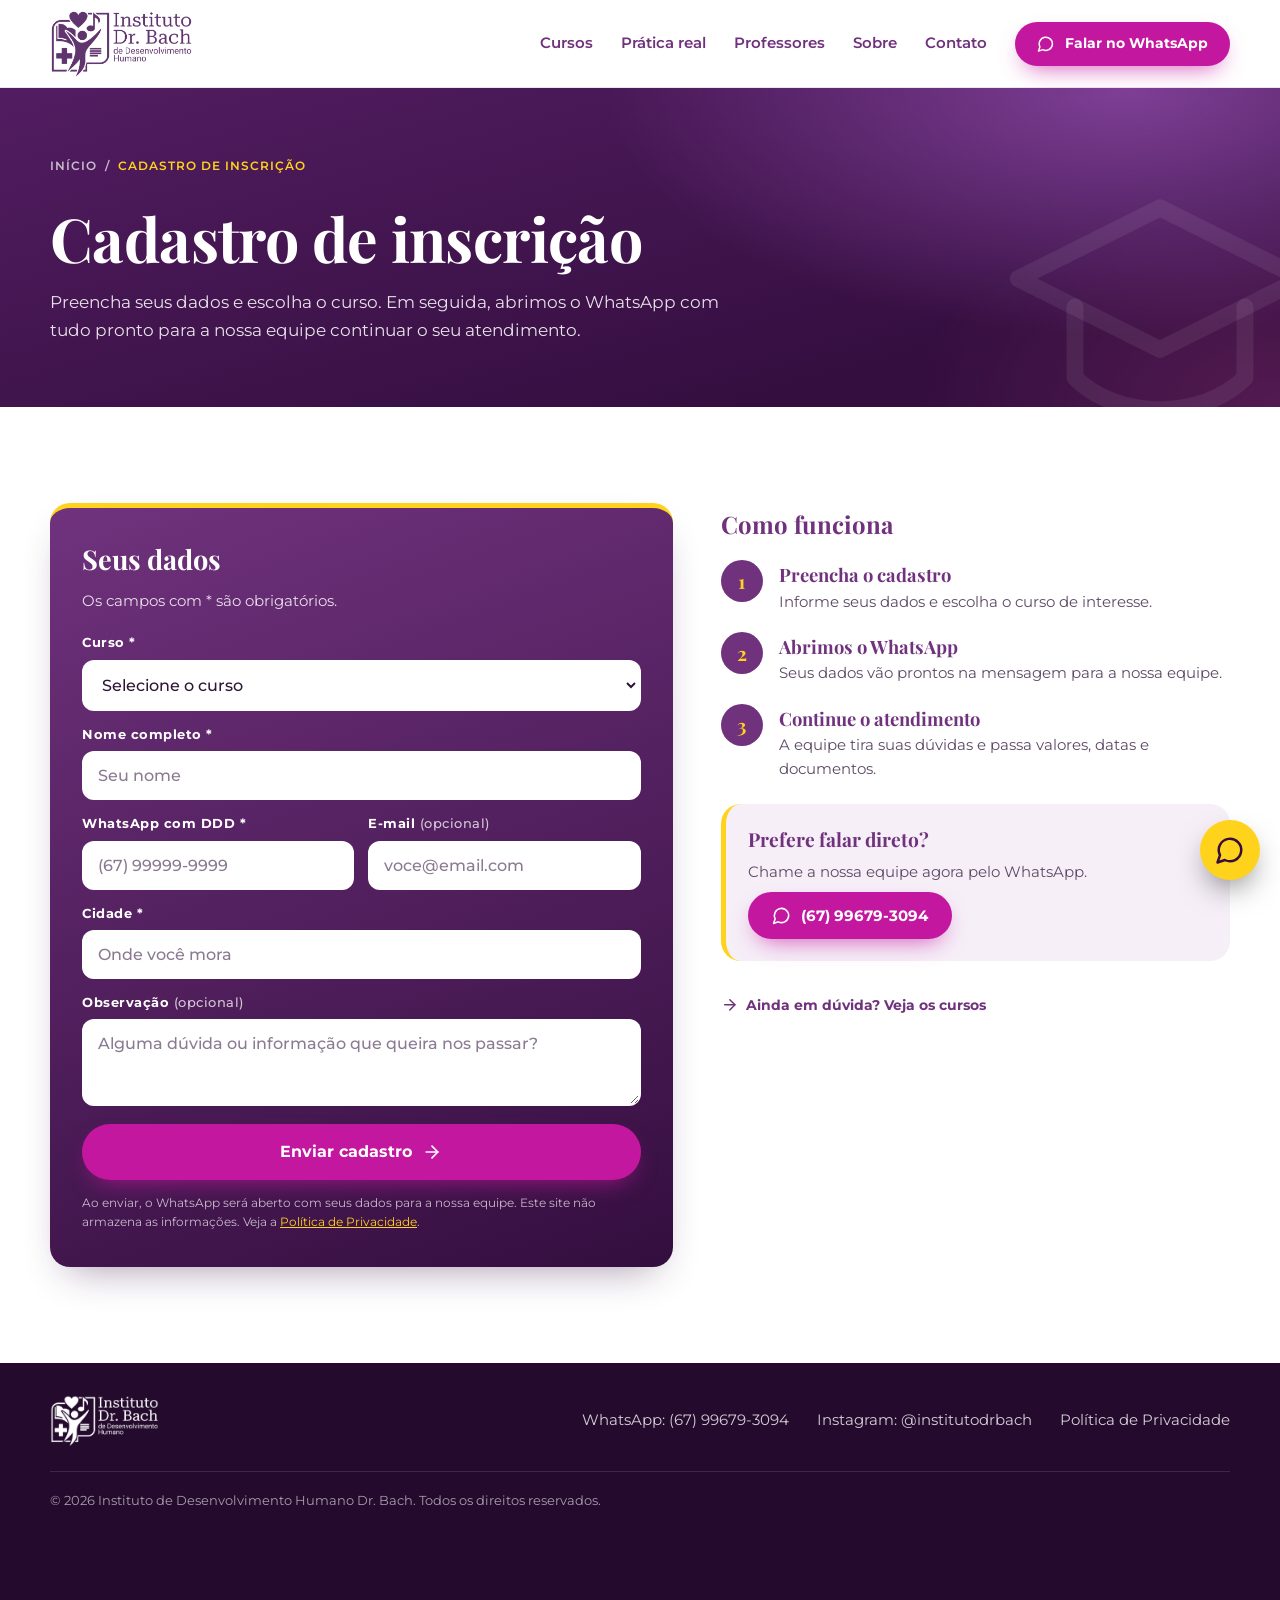
<file: inscricao.html>
<!DOCTYPE html>
<html lang="pt-BR">
<head>
  <meta charset="utf-8">
  <meta name="viewport" content="width=device-width, initial-scale=1">
  <title>Cadastro de inscrição | Instituto Dr. Bach</title>
  <meta name="description" content="Faça seu cadastro de inscrição nos cursos do Instituto Dr. Bach e continue o atendimento pelo WhatsApp.">
  <meta name="theme-color" content="#340E3F">
  <meta property="og:type" content="website">
  <meta property="og:locale" content="pt_BR">
  <meta property="og:site_name" content="Instituto de Desenvolvimento Humano Dr. Bach">
  <meta property="og:title" content="Cadastro de inscrição | Instituto Dr. Bach">
  <meta property="og:description" content="Faça seu cadastro de inscrição nos cursos do Instituto Dr. Bach e continue o atendimento pelo WhatsApp.">
  <meta property="og:image" content="assets/og.jpg">
  <meta name="twitter:card" content="summary_large_image">
  <meta name="twitter:title" content="Cadastro de inscrição | Instituto Dr. Bach">
  <meta name="twitter:description" content="Faça seu cadastro de inscrição nos cursos do Instituto Dr. Bach e continue o atendimento pelo WhatsApp.">
  <meta name="twitter:image" content="assets/og.jpg">
  <link rel="icon" href="data:image/svg+xml,%3Csvg xmlns='http://www.w3.org/2000/svg' viewBox='0 0 24 24' fill='%2370327D'%3E%3Cpath d='M19 14c1.49-1.46 3-3.21 3-5.5A5.5 5.5 0 0 0 16.5 3c-1.76 0-3 .5-4.5 2-1.5-1.5-2.74-2-4.5-2A5.5 5.5 0 0 0 2 8.5c0 2.3 1.5 4.05 3 5.5l7 7Z'/%3E%3C/svg%3E">
  <link rel="preconnect" href="https://fonts.googleapis.com">
  <link rel="preconnect" href="https://fonts.gstatic.com" crossorigin>
  <link href="https://fonts.googleapis.com/css2?family=Montserrat:wght@400;500;600;700;800&family=Playfair+Display:ital,wght@0,600;0,700;0,800;1,600;1,700&family=Work+Sans:wght@400;500;600;700&family=Fraunces:ital,wght@0,700;1,700&display=swap" rel="stylesheet">

<style>
/* ==========================================================
   Instituto Dr. Bach — identidade visual
   Roxo + roxo escuro + amarelo/dourado + branco
   Títulos: Playfair Display · Textos: Montserrat
   ========================================================== */

:root {
  --roxo: #70327D;
  --roxo-escuro: #340E3F;
  --roxo-medio: #521D61;
  --violeta: #8E4AA8;   /* luz do degradê: violeta mais claro */
  --magenta: #C2478F;   /* rosa/magenta: cor de campanha, uso pontual */
  --ouro: #FFD21C;
  --branco: #FFFFFF;
  --lilas: #F6EFF8;
  --texto: #2D1636;
  --texto-suave: #5E4A66;

  --serif: 'Playfair Display', Georgia, 'Times New Roman', serif;
  --sans: 'Montserrat', Arial, Helvetica, sans-serif;

  --raio: 20px;
  --sombra: 0 18px 40px -18px rgba(52, 14, 63, .45);
  --topo-h: 88px;
}

*, *::before, *::after { box-sizing: border-box; }

html { scroll-behavior: smooth; scroll-padding-top: calc(var(--topo-h) + 8px); }

body {
  margin: 0;
  font-family: var(--sans);
  font-size: 16px;
  line-height: 1.6;
  color: var(--texto);
  background: var(--branco);
  -webkit-font-smoothing: antialiased;
}

img { max-width: 100%; height: auto; display: block; }
a { color: inherit; }
h1, h2, h3, h4 { margin: 0; font-family: var(--serif); line-height: 1.12; }
p { margin: 0; }
ul, ol { list-style: none; margin: 0; padding: 0; }

.container { width: min(1180px, 100% - 40px); margin-inline: auto; }

.i {
  width: 1.25em; height: 1.25em; flex: none;
  fill: none; stroke: currentColor; stroke-width: 2;
  stroke-linecap: round; stroke-linejoin: round;
}

:focus-visible { outline: 3px solid var(--ouro); outline-offset: 3px; border-radius: 6px; }

.skip {
  position: absolute; left: 12px; top: -60px; z-index: 100;
  background: var(--ouro); color: var(--roxo-escuro); padding: 10px 16px;
  border-radius: 10px; font-weight: 700; text-decoration: none;
}
.skip:focus { top: 12px; }

/* ---------- botões e etiquetas ---------- */
.btn {
  display: inline-flex; align-items: center; justify-content: center; gap: 10px;
  padding: 12px 22px; border-radius: 999px; border: 2px solid transparent;
  font: 700 .95rem/1 var(--sans); text-decoration: none; cursor: pointer;
  transition: transform .2s ease, box-shadow .2s ease, background .2s ease, color .2s ease;
}
.btn--lg { padding: 16px 28px; font-size: 1rem; }
.btn--ouro { background: var(--ouro); color: var(--roxo-escuro); box-shadow: 0 10px 24px -10px rgba(255, 210, 28, .7); }
.btn--ouro:hover { transform: translateY(-2px); background: #ffdb45; }
.btn--borda { border-color: rgba(255, 255, 255, .7); color: var(--branco); }
.btn--borda:hover { background: var(--branco); color: var(--roxo-escuro); transform: translateY(-2px); }
.btn--roxo { background: var(--roxo); color: var(--branco); box-shadow: 0 10px 24px -12px rgba(52, 14, 63, .7); }
.btn--roxo:hover { transform: translateY(-2px); background: var(--roxo-medio); }

.pill {
  display: inline-block; padding: 7px 20px; border-radius: 999px;
  font: 600 1.05rem/1.2 var(--serif);
}
/* "olhos" de destaque: sans em caixa alta, como nos rótulos dos flyers */
.pill--ouro { background: var(--ouro); color: var(--roxo-escuro); font: 700 .8rem/1.2 var(--sans); letter-spacing: .14em; text-transform: uppercase; padding: 9px 20px; }
.pill--roxo { background: var(--lilas); color: var(--roxo); font: 700 .78rem/1.2 var(--sans); letter-spacing: .12em; text-transform: uppercase; padding: 8px 16px; border: 1px solid rgba(112, 50, 125, .18); }

/* ---------- cabeçalho ---------- */
.topo {
  position: sticky; top: 0; z-index: 50; height: var(--topo-h);
  background: rgba(255, 255, 255, .96); backdrop-filter: blur(8px);
  border-bottom: 1px solid rgba(112, 50, 125, .12);
}
.topo__in { height: 100%; display: flex; align-items: center; justify-content: space-between; gap: 24px; }
.topo__logo img { height: 68px; width: auto; }

.nav { display: flex; align-items: center; gap: 28px; }
.nav > a:not(.btn) {
  font-weight: 600; font-size: .92rem; text-decoration: none; color: var(--roxo);
  position: relative; padding: 6px 0;
}
.nav > a:not(.btn)::after {
  content: ''; position: absolute; left: 0; bottom: 0; height: 2px; width: 0;
  background: var(--ouro); transition: width .25s ease;
}
.nav > a:not(.btn):hover::after, .nav > a[aria-current="page"]::after { width: 100%; }
.nav__cta { padding: 11px 20px; font-size: .88rem; }

.menu-btn {
  display: none; width: 46px; height: 46px; border-radius: 12px; border: 0;
  background: var(--roxo); color: var(--branco); cursor: pointer; align-items: center; justify-content: center;
}
.menu-btn .i { width: 24px; height: 24px; }
.menu-btn .i--close { display: none; }
.menu-btn[aria-expanded="true"] .i--open { display: none; }
.menu-btn[aria-expanded="true"] .i--close { display: block; }

/* ---------- hero ---------- */
.hero {
  position: relative; overflow: hidden; color: var(--branco);
  background:
    radial-gradient(900px 500px at 85% 10%, rgba(142, 74, 168, .8), transparent 65%),
    radial-gradient(600px 380px at 100% 95%, rgba(194, 71, 143, .2), transparent 70%),
    linear-gradient(165deg, var(--roxo-medio) 0%, var(--roxo-escuro) 70%, #260a30 100%);
  padding: 64px 0 0;
}
.hero__deco .deco { position: absolute; fill: none; stroke: rgba(255, 255, 255, .07); stroke-width: 1.2; stroke-linecap: round; stroke-linejoin: round; }
.deco--heart { width: 340px; height: 340px; left: -90px; top: 40px; }
.deco--note { width: 220px; height: 220px; right: 36%; top: -40px; transform: rotate(12deg); }
.deco--cross { width: 260px; height: 260px; right: -60px; bottom: 90px; }

.hero__grid { position: relative; display: grid; grid-template-columns: 1.15fr .85fr; align-items: end; gap: 24px; }
.hero__texto { padding-bottom: 48px; align-self: center; }
.hero__titulo {
  font-size: clamp(2.6rem, 6vw, 4.6rem); font-weight: 700; margin: 22px 0 20px; letter-spacing: -.01em;
}
.hero__lead { max-width: 52ch; font-size: 1.08rem; color: rgba(255, 255, 255, .88); }
.hero__pontos { margin: 24px 0 30px; display: grid; gap: 10px; }
.hero__pontos li { display: flex; align-items: center; gap: 10px; font-weight: 500; }
.hero__pontos .i { color: var(--ouro); stroke-width: 3; }
.hero__acoes { display: flex; flex-wrap: wrap; gap: 14px; }

.hero__foto { position: relative; justify-self: end; width: min(100%, 420px); align-self: end; }
/* a foto se dissolve no fundo roxo: fade no topo, na base e nas laterais */
.hero__foto img {
  width: 100%;
  -webkit-mask-image: linear-gradient(180deg, transparent 0%, #000 26%, #000 70%, transparent 100%), linear-gradient(90deg, transparent 0%, #000 22%, #000 90%, transparent 100%);
  -webkit-mask-composite: source-in;
  mask-image: linear-gradient(180deg, transparent 0%, #000 26%, #000 70%, transparent 100%), linear-gradient(90deg, transparent 0%, #000 22%, #000 90%, transparent 100%);
  mask-composite: intersect;
}

.parceria { display: flex; align-items: center; gap: 14px; }
.parceria__rotulo { font-size: .78rem; text-transform: uppercase; letter-spacing: .12em; color: rgba(255, 255, 255, .7); }
.parceria--rodape { margin-top: 20px; }
.parceria__marca { font: 800 1.35rem/1 var(--sans); letter-spacing: .04em; padding: 8px 16px; border: 2px solid rgba(255, 255, 255, .85); border-radius: 10px; }

/* ---------- faixa de credenciais ---------- */
.faixa { background: var(--roxo); color: var(--branco); }
.faixa__grid { display: grid; grid-template-columns: repeat(4, 1fr); gap: 0; }
.faixa__item { display: flex; align-items: center; gap: 14px; padding: 22px 18px; border-left: 1px solid rgba(255, 255, 255, .16); }
.faixa__item:first-child { border-left: 0; padding-left: 0; }
.faixa__item .i { width: 32px; height: 32px; color: var(--ouro); }
.faixa__item strong { display: block; font-size: .95rem; line-height: 1.3; }
.faixa__item span { display: block; font-size: .8rem; color: rgba(255, 255, 255, .75); line-height: 1.4; margin-top: 2px; }

/* ---------- seções ---------- */
.secao { padding: 96px 0; }
.secao--lilas { background: var(--lilas); }
.secao__cab { max-width: 720px; margin: 0 auto 44px; text-align: center; display: grid; gap: 16px; justify-items: center; }
.secao__titulo { font-size: clamp(2rem, 4.2vw, 3.1rem); font-weight: 700; color: var(--roxo); }
.secao__titulo em { font-style: italic; color: var(--roxo-medio); position: relative; isolation: isolate; white-space: nowrap; }
.secao__titulo em::after { content: ''; position: absolute; left: 0; right: 0; bottom: 2px; height: 8px; background: var(--ouro); opacity: .55; z-index: -1; border-radius: 4px; }
.secao__lead { color: var(--texto-suave); font-size: 1.05rem; }

/* ---------- filtros ---------- */
.filtros { display: flex; flex-wrap: wrap; justify-content: center; gap: 10px; margin-bottom: 36px; }
.filtro {
  font: 600 .9rem/1 var(--sans); padding: 12px 22px; border-radius: 999px; cursor: pointer;
  border: 2px solid rgba(112, 50, 125, .25); background: transparent; color: var(--roxo);
  transition: all .2s ease;
}
.filtro:hover { border-color: var(--roxo); }
.filtro.is-ativo { background: var(--roxo); border-color: var(--roxo); color: var(--branco); }

/* ---------- cursos ---------- */
/* cards mais largos que altos: ícone num selo arredondado à esquerda, texto e botão à direita.
   o card inteiro é o link (não tem outro link dentro dele). */
.cursos { display: grid; grid-template-columns: repeat(auto-fill, minmax(340px, 1fr)); gap: 20px; }
.curso {
  position: relative; display: flex; align-items: flex-start; gap: 18px;
  padding: 24px; border-radius: var(--raio); color: var(--branco); text-decoration: none;
  background: linear-gradient(160deg, var(--roxo) 0%, var(--roxo-escuro) 100%);
  box-shadow: var(--sombra); transition: transform .25s ease, box-shadow .25s ease;
}
.curso:hover, .curso:focus-visible { transform: translateY(-6px); }
.curso.is-oculto { display: none; }
.curso__marca {
  flex: none; display: grid; place-items: center; width: 76px; height: 58px;
  border-radius: 16px; background: rgba(255, 255, 255, .14);
}
.curso__marca .i {
  width: 30px; height: 30px; fill: none; stroke: var(--ouro); stroke-width: 1.6;
  stroke-linecap: round; stroke-linejoin: round;
}
.curso__corpo { display: flex; flex-direction: column; align-items: flex-start; gap: 10px; min-width: 0; }
.tag {
  align-self: flex-start; background: var(--ouro); color: var(--roxo-escuro);
  font: 700 .7rem/1 var(--sans); letter-spacing: .08em; text-transform: uppercase;
  padding: 7px 12px; border-radius: 999px; position: relative;
}
.tag--claro { background: var(--branco); }
.curso h3 { font-size: 1.35rem; font-weight: 700; }
.curso h3 small { font: 600 .85rem var(--sans); color: var(--ouro); }
.curso p { color: rgba(255, 255, 255, .84); font-size: .92rem; }
.curso__cta {
  display: inline-flex; align-items: center; gap: 8px; margin-top: 2px;
  background: var(--ouro); color: var(--roxo-escuro); font: 700 .88rem/1 var(--sans);
  padding: 11px 18px; border-radius: 999px; box-shadow: 0 10px 20px -10px rgba(255, 210, 28, .7);
  transition: background .2s ease, transform .2s ease;
}
.curso:hover .curso__cta, .curso:focus-visible .curso__cta { background: #ffdb45; transform: translateX(3px); }
.curso__cta .i { width: 1.1em; height: 1.1em; }
/* cor por área (campanha): educação puxa para o magenta, gestão para o roxo médio */
.curso[data-area="educacao"] { background: linear-gradient(160deg, #8A2F86 0%, var(--roxo-escuro) 100%); }
.curso[data-area="gestao"] { background: linear-gradient(160deg, var(--roxo-medio) 0%, #2a0b33 100%); }

/* ---------- cabeçalho de cada página interna ---------- */
.pagina-topo {
  position: relative; overflow: hidden; color: var(--branco); padding: 56px 0 64px;
  background:
    radial-gradient(800px 380px at 88% 0%, rgba(142, 74, 168, .8), transparent 65%),
    radial-gradient(520px 320px at 100% 100%, rgba(194, 71, 143, .22), transparent 70%),
    linear-gradient(165deg, var(--roxo-medio) 0%, var(--roxo-escuro) 80%);
}
.pagina-topo .container { position: relative; display: grid; gap: 16px; justify-items: start; }
.pagina-topo__marca {
  position: absolute; right: -50px; bottom: -70px; width: 340px; height: 340px;
  fill: none; stroke: rgba(255, 255, 255, .07); stroke-width: 1.2; stroke-linecap: round; stroke-linejoin: round;
}
.pagina-topo__titulo { font-size: clamp(2.2rem, 5.2vw, 3.8rem); font-weight: 700; letter-spacing: -.01em; }
.pagina-topo__titulo small { font: 600 1.2rem var(--sans); color: var(--ouro); letter-spacing: 0; }
.pagina-topo__lead { max-width: 62ch; font-size: 1.08rem; color: rgba(255, 255, 255, .88); }
.pagina-topo__acoes { display: flex; flex-wrap: wrap; gap: 14px; margin-top: 8px; }

.migalhas { display: flex; flex-wrap: wrap; gap: 8px; font-size: .78rem; font-weight: 600; letter-spacing: .08em; text-transform: uppercase; color: rgba(255, 255, 255, .7); }
.migalhas a { text-decoration: none; }
.migalhas a:hover { color: var(--ouro); }
.migalhas [aria-current] { color: var(--ouro); }

.secao__mais { text-align: center; margin-top: 40px; }

/* ---------- página de cada curso (informações) ---------- */
.cs { padding: 80px 0; }
.cs__grid { display: grid; grid-template-columns: minmax(0, 1.25fr) minmax(0, .75fr); gap: 48px; align-items: start; }
.cs__info { display: grid; gap: 18px; justify-items: start; }

.cs__voltar { display: inline-flex; align-items: center; gap: 8px; font-size: .88rem; font-weight: 700; color: var(--roxo); text-decoration: none; }
.cs__voltar .i { transition: transform .2s ease; }
.cs__voltar:hover .i { transform: translateX(5px); }

.cs__fatos { width: 100%; margin: 0 0 4px; display: grid; grid-template-columns: repeat(auto-fit, minmax(210px, 1fr)); gap: 12px; }
.cs__fatos div { background: var(--lilas); border-left: 4px solid var(--ouro); border-radius: 12px; padding: 14px 16px; }
.cs__fatos dt { font-size: .72rem; font-weight: 700; letter-spacing: .1em; text-transform: uppercase; color: var(--roxo-medio); }
.cs__fatos dd { margin: 4px 0 0; font-weight: 600; color: var(--texto); line-height: 1.4; }

.cs__sub { font-size: 1.5rem; color: var(--roxo); margin-top: 8px; }
.cs__lista { display: grid; gap: 10px; }
.cs__lista li { display: flex; gap: 12px; align-items: flex-start; }
.cs__lista .i { margin-top: .12em; color: var(--roxo); stroke-width: 3; background: var(--ouro); border-radius: 50%; padding: 4px; width: 1.55em; height: 1.55em; }
.cs__texto { color: var(--texto-suave); max-width: 62ch; }

.cs__insc {
  position: sticky; top: calc(var(--topo-h) + 20px);
  display: grid; gap: 14px; padding: 32px 28px; border-radius: var(--raio); color: var(--branco);
  background: linear-gradient(160deg, var(--roxo) 0%, var(--roxo-escuro) 100%);
  box-shadow: var(--sombra); border-top: 5px solid var(--ouro);
}
.cs__insc h2 { font-size: 1.7rem; }
.cs__insc > p { color: rgba(255, 255, 255, .85); font-size: .95rem; }
.cs__zap { color: var(--ouro); font-weight: 600; font-size: .9rem; text-align: center; text-decoration: underline; text-underline-offset: 4px; }
.cs__zap:hover { color: var(--branco); }

/* ---------- página de cadastro ---------- */
.insc__grid { display: grid; grid-template-columns: minmax(0, 1.1fr) minmax(0, .9fr); gap: 48px; align-items: start; }
.insc__form { position: static; padding: 36px 32px; }
.form__duplo { display: grid; grid-template-columns: 1fr 1fr; gap: 14px; }
.confirmacao {
  display: flex; gap: 14px; align-items: flex-start; margin-top: 8px; padding: 18px 20px; border-radius: 14px;
  background: rgba(255, 210, 28, .14); border: 1px solid rgba(255, 210, 28, .5);
}
.confirmacao[hidden] { display: none; }
.confirmacao .i { color: var(--roxo-escuro); background: var(--ouro); border-radius: 50%; padding: 5px; width: 2em; height: 2em; stroke-width: 3; }
.confirmacao p { font-size: .92rem; color: rgba(255, 255, 255, .9); }
.confirmacao a { color: var(--ouro); font-weight: 700; }
.insc__lado { display: grid; gap: 22px; justify-items: start; }
.passos { display: grid; gap: 18px; width: 100%; }
.passos li { display: flex; gap: 16px; align-items: flex-start; }
.passos__n { flex: none; display: grid; place-items: center; width: 42px; height: 42px; border-radius: 50%; background: var(--roxo); color: var(--ouro); font: 700 1.2rem var(--serif); }
.passos strong { display: block; font-family: var(--serif); font-size: 1.15rem; color: var(--roxo); }
.passos p { color: var(--texto-suave); font-size: .95rem; }
.insc__ajuda { display: grid; gap: 8px; justify-items: start; padding: 22px; border-radius: var(--raio); background: var(--lilas); border-left: 5px solid var(--ouro); width: 100%; }
.insc__ajuda strong { font: 700 1.2rem var(--serif); color: var(--roxo); }
.insc__ajuda p { color: var(--texto-suave); font-size: .95rem; }

/* ---------- sobre e contato ---------- */
.sobre__grid { display: grid; grid-template-columns: minmax(0, .9fr) minmax(0, 1.1fr); gap: 56px; align-items: start; }
.sobre__texto { display: grid; gap: 16px; justify-items: start; }
.sobre__texto .secao__titulo { text-align: left; }
.sobre__corpo { display: grid; gap: 16px; justify-items: start; color: var(--texto-suave); font-size: 1.05rem; }
.ccard {
  display: grid; gap: 8px; justify-items: start; align-content: start; padding: 30px 26px; border-radius: var(--raio);
  background: var(--lilas); border-top: 4px solid var(--ouro); text-decoration: none;
  box-shadow: 0 10px 30px -18px rgba(52, 14, 63, .35); transition: transform .25s ease;
}
a.ccard:hover { transform: translateY(-5px); }
.ccard__ic { display: grid; place-items: center; width: 54px; height: 54px; border-radius: 16px; background: var(--roxo); color: var(--branco); margin-bottom: 6px; }
.ccard h2 { font-size: 1.4rem; color: var(--roxo); }
.ccard strong { font-size: 1.1rem; color: var(--texto); }
.ccard__desc { color: var(--texto-suave); font-size: .92rem; }
.ccard__link { font-weight: 700; font-size: .9rem; color: var(--roxo); text-decoration: underline; text-underline-offset: 3px; }
.ccard__link:hover { color: var(--roxo-medio); }
.secao--lilas .ccard { background: var(--branco); }

/* ---------- localização e contato ---------- */
.local__grid { display: grid; grid-template-columns: minmax(0, .85fr) minmax(0, 1.15fr); gap: 28px; align-items: stretch; }
.local__cards { display: grid; gap: 16px; align-content: start; }
.local__cards .ccard { grid-template-columns: 54px 1fr; column-gap: 18px; row-gap: 2px; align-items: center; padding: 22px 24px; }
.local__cards .ccard__ic { grid-row: 1 / span 4; margin: 0; align-self: start; }
.local__cards .ccard > :not(.ccard__ic) { grid-column: 2; }
.local__mapa { position: relative; min-height: 440px; border-radius: var(--raio); overflow: hidden; background: var(--lilas); box-shadow: var(--sombra); border: 4px solid var(--branco); }
.local__mapa iframe { position: absolute; inset: 0; width: 100%; height: 100%; border: 0; }
@media (max-width: 960px) {
  .local__grid { grid-template-columns: 1fr; }
  .local__mapa { min-height: 340px; }
}

/* ---------- formulário de inscrição ---------- */
.form { display: grid; gap: 14px; margin-top: 6px; }
.campo { display: grid; gap: 6px; }
.campo[hidden] { display: none; }
.campo span { font-size: .8rem; font-weight: 700; letter-spacing: .04em; }
.campo em { font-style: normal; font-weight: 500; opacity: .75; }
.campo input, .campo select, .campo textarea {
  width: 100%; font: 500 1rem var(--sans); color: var(--texto);
  padding: 13px 14px; border-radius: 12px; border: 2px solid transparent; background: var(--branco);
}
.campo textarea { resize: vertical; min-height: 84px; }
.campo input::placeholder, .campo textarea::placeholder { color: #8b7a92; }
.campo input:focus-visible, .campo select:focus-visible, .campo textarea:focus-visible { outline: 3px solid var(--ouro); outline-offset: 1px; border-radius: 12px; }
.campo input:user-invalid { border-color: #ff8a8a; }
.form__enviar { width: 100%; margin-top: 4px; }
.form__nota { font-size: .76rem; color: rgba(255, 255, 255, .7); line-height: 1.5; }

/* ---------- mercado ---------- */
.mercado {
  position: relative; overflow: hidden; color: var(--branco); padding: 80px 0;
  background:
    radial-gradient(700px 320px at 10% 20%, rgba(142, 74, 168, .8), transparent 70%),
    linear-gradient(120deg, var(--roxo-escuro), var(--roxo-medio));
}
.mercado__grid { display: grid; grid-template-columns: .8fr 1.2fr; gap: 48px; align-items: center; }
.mercado__num { display: flex; flex-wrap: wrap; align-items: baseline; column-gap: 4px; }
.mercado__mais, .mercado__valor { font: 800 clamp(3.4rem, 8vw, 6rem)/1 var(--serif); color: var(--ouro); }
.mercado__rotulo { flex-basis: 100%; margin-top: 10px; font-weight: 600; letter-spacing: .04em; text-transform: uppercase; font-size: .85rem; color: rgba(255, 255, 255, .85); }
.mercado__texto { display: grid; gap: 18px; justify-items: start; }
.mercado__texto h2 { font-size: clamp(1.7rem, 3.4vw, 2.5rem); }
.mercado__texto p { color: rgba(255, 255, 255, .88); max-width: 56ch; }
.mercado__texto strong { color: var(--ouro); }

/* ---------- diferenciais ---------- */
.difs { display: grid; grid-template-columns: repeat(auto-fit, minmax(240px, 1fr)); gap: 22px; }
.dif { background: var(--branco); border-radius: var(--raio); padding: 30px 26px; box-shadow: 0 10px 30px -18px rgba(52, 14, 63, .35); border-top: 4px solid var(--ouro); }
.dif__icone { display: grid; place-items: center; width: 56px; height: 56px; border-radius: 16px; background: var(--roxo); color: var(--branco); margin-bottom: 18px; }
.dif__icone .i { width: 26px; height: 26px; }
.dif h3 { font-size: 1.35rem; color: var(--roxo); margin-bottom: 10px; }
.dif p { color: var(--texto-suave); font-size: .95rem; }

/* ---------- equipe ---------- */
.equipe { display: grid; grid-template-columns: repeat(auto-fit, minmax(300px, 1fr)); gap: 24px; max-width: 860px; margin: 0 auto; }
.pessoa { display: flex; align-items: center; gap: 22px; padding: 26px; border-radius: var(--raio); background: var(--lilas); border: 1px solid rgba(112, 50, 125, .14); }
.pessoa__foto {
  flex: none; width: 96px; height: 96px; border-radius: 50%; display: grid; place-items: center;
  background: linear-gradient(160deg, var(--roxo), var(--roxo-escuro)); color: var(--ouro);
  font: 700 1.9rem var(--serif); border: 4px solid var(--branco); box-shadow: 0 8px 20px -8px rgba(52, 14, 63, .6);
}
.pessoa__cargo { font-size: .78rem; font-weight: 700; letter-spacing: .1em; text-transform: uppercase; color: var(--roxo-medio); }
.pessoa h3 { font-size: 1.45rem; color: var(--roxo); margin: 4px 0; }
.pessoa__reg { font-size: .88rem; color: var(--texto-suave); font-weight: 500; }

/* ---------- contato ---------- */
.contato {
  position: relative; overflow: hidden; color: var(--branco); padding: 88px 0;
  background:
    radial-gradient(800px 400px at 90% 0%, rgba(142, 74, 168, .8), transparent 65%),
    linear-gradient(160deg, var(--roxo-medio), var(--roxo-escuro));
}
.contato__in { display: flex; flex-wrap: wrap; align-items: center; justify-content: space-between; gap: 36px; }
.contato__texto { display: grid; gap: 18px; justify-items: start; max-width: 560px; }
.contato__texto h2 { font-size: clamp(2.2rem, 5vw, 3.6rem); }
.contato__texto p { color: rgba(255, 255, 255, .88); }
.contato__acoes { display: grid; gap: 14px; }

/* ---------- rodapé ---------- */
.rodape { background: #240a2d; color: rgba(255, 255, 255, .8); padding: 32px 0; font-size: .92rem; }
.rodape__simples { display: flex; flex-wrap: wrap; align-items: center; justify-content: space-between; gap: 18px 32px; }
.rodape__logo img { height: 52px; width: auto; }
.rodape__links { display: flex; flex-wrap: wrap; gap: 8px 28px; }
.rodape a { text-decoration: none; }
.rodape a:hover { color: var(--ouro); }
.rodape__base { border-top: 1px solid rgba(255, 255, 255, .12); margin-top: 24px; padding: 18px 0 90px; font-size: .82rem; color: rgba(255, 255, 255, .6); }

/* ---------- botão flutuante ---------- */
.zap {
  position: fixed; right: 20px; bottom: 20px; z-index: 60; width: 60px; height: 60px; border-radius: 50%;
  display: grid; place-items: center; background: var(--ouro); color: var(--roxo-escuro);
  box-shadow: 0 14px 30px -8px rgba(0, 0, 0, .5); transition: transform .2s ease;
}
.zap .i { width: 30px; height: 30px; }
.zap:hover { transform: scale(1.08); }

/* ---------- animação de entrada ---------- */
.js .reveal { opacity: 0; transform: translateY(22px); transition: opacity .7s ease, transform .7s ease; }
.js .reveal.is-visivel { opacity: 1; transform: none; }

@media (prefers-reduced-motion: reduce) {
  html { scroll-behavior: auto; }
  .js .reveal { opacity: 1; transform: none; transition: none; }
  * { transition-duration: .01ms !important; }
}

/* ---------- responsivo ---------- */
@media (max-width: 960px) {
  .hero__grid { grid-template-columns: 1fr; }
  .hero__foto { justify-self: center; width: min(100%, 380px); }
  .hero__texto { padding-bottom: 8px; }
  .faixa__grid { grid-template-columns: repeat(2, 1fr); }
  .faixa__item:nth-child(3) { border-left: 0; padding-left: 0; }
  .faixa__item:nth-child(n+3) { border-top: 1px solid rgba(255, 255, 255, .16); }
  .mercado__grid { grid-template-columns: 1fr; gap: 28px; }
  .cs__grid, .insc__grid, .sobre__grid { grid-template-columns: 1fr; gap: 36px; }
  .cs__insc { position: static; }
}

@media (max-width: 820px) {
  .menu-btn { display: inline-flex; }
  .nav {
    position: absolute; left: 0; right: 0; top: var(--topo-h); flex-direction: column; align-items: stretch; gap: 0;
    background: var(--branco); padding: 8px 20px 20px; border-bottom: 1px solid rgba(112, 50, 125, .12);
    box-shadow: 0 20px 30px -20px rgba(52, 14, 63, .4);
    display: none;
  }
  .nav.is-aberto { display: flex; }
  .nav > a:not(.btn) { padding: 14px 4px; border-bottom: 1px solid rgba(112, 50, 125, .1); }
  .nav > a:not(.btn)::after { display: none; }
  .nav__cta { margin-top: 16px; }
}

@media (max-width: 560px) {
  .secao { padding: 68px 0; }
  .cs { padding: 64px 0; }
  .cs__insc, .insc__form { padding: 26px 20px; }
  .form__duplo { grid-template-columns: 1fr; }
  .pagina-topo { padding: 40px 0 48px; }
  .pagina-topo__acoes .btn { width: 100%; }
  .hero { padding-top: 40px; }
  :root { --topo-h: 76px; }
  .topo__logo img { height: 56px; }
  .faixa__grid { grid-template-columns: 1fr; }
  .faixa__item, .faixa__item:nth-child(3) { border-left: 0; padding: 16px 0; }
  .faixa__item:nth-child(n+2) { border-top: 1px solid rgba(255, 255, 255, .16); }
  .hero__acoes .btn, .contato__acoes .btn { width: 100%; }
  .pessoa { flex-direction: column; text-align: center; }
  .contato__acoes { width: 100%; }
}

/* ==========================================================
   v2 — identidade (magenta nos botões), novas seções e páginas
   ========================================================== */
:root {
  --magenta: #C4179F;          /* botão principal: branco sobre ele passa de 5:1 */
  --magenta-escuro: #A30F82;
}

/* ---------- botões ---------- */
.btn--magenta { background: var(--magenta); color: var(--branco); box-shadow: 0 10px 24px -10px rgba(196, 23, 159, .8); }
.btn--magenta:hover { transform: translateY(-2px); background: var(--magenta-escuro); }
.btn--contorno { border-color: var(--roxo); color: var(--roxo); }
.btn--contorno:hover { background: var(--roxo); color: var(--branco); transform: translateY(-2px); }
.btn--bloco { width: 100%; }

/* ---------- hero ---------- */
.hero__titulo {
  font-family: var(--sans); text-transform: uppercase; font-weight: 800; line-height: 1.04;
  letter-spacing: -.015em; font-size: clamp(2rem, 5.2vw, 3.9rem); margin: 20px 0 18px;
}
.hero__titulo .leve, .pratica__titulo .leve { font-weight: 500; }
.destaque { font-family: var(--serif); font-style: italic; font-weight: 700; text-transform: none; letter-spacing: 0; color: var(--ouro); }
.selos { display: flex; flex-wrap: wrap; gap: 10px; margin: 22px 0 28px; }
.selo {
  display: inline-flex; align-items: center; gap: 8px; padding: 8px 14px; border-radius: 999px;
  background: rgba(255, 255, 255, .12); border: 1px solid rgba(255, 255, 255, .28); font-weight: 600; font-size: .85rem;
}
.selo .i { color: var(--ouro); width: 1.1em; height: 1.1em; stroke-width: 2.4; }

.turma { background: linear-gradient(90deg, var(--magenta), #8A1A9A); color: var(--branco); }
.turma__in { display: flex; flex-wrap: wrap; align-items: center; justify-content: center; gap: 6px 22px; padding: 14px 0; font-weight: 700; text-align: center; }
.turma__in a { color: var(--branco); font-weight: 800; text-decoration: underline; text-underline-offset: 4px; }
.turma__in a:hover { color: var(--ouro); }

/* ---------- diferenciais compactos ---------- */
.secao--compacta { padding: 72px 0; }

/* ---------- cursos: chips, mais opções ---------- */
.curso__meta { display: flex; flex-wrap: wrap; gap: 6px; position: relative; }
.curso__meta li { font-size: .72rem; font-weight: 600; padding: 5px 10px; border-radius: 999px; background: rgba(255, 255, 255, .16); }
.curso__meta .mec { background: var(--ouro); color: var(--roxo-escuro); font-weight: 700; }
.curso__bloco { margin-top: 64px; }
/* lista + foto ao lado, com um botão de WhatsApp só no final (em vez de um card por item) */
.oferecemos { display: grid; grid-template-columns: minmax(0, 1.15fr) minmax(0, .85fr); gap: 36px; align-items: center; margin-top: 30px; }
.oferecemos__lista { display: grid; gap: 24px; }
.oferecemos__lista li { display: flex; gap: 16px; align-items: flex-start; }
.oferecemos__ic { flex: none; display: grid; place-items: center; width: 48px; height: 48px; border-radius: 14px; background: var(--roxo); color: var(--branco); }
.oferecemos__ic .i { width: 22px; height: 22px; }
.oferecemos__lista strong { display: block; font-family: var(--serif); font-size: 1.2rem; color: var(--roxo); margin-bottom: 3px; }
.oferecemos__lista p { color: var(--texto-suave); font-size: .95rem; }
.oferecemos__foto .img-r { aspect-ratio: 1 / 1; }
.oferecemos__cta { text-align: center; margin-top: 36px; }

/* ---------- fotos e placeholders (troque o arquivo em assets/images/ e ele aparece) ---------- */
.foto {
  position: relative; margin: 0; display: grid; place-items: center; overflow: hidden; aspect-ratio: 4 / 3;
  border-radius: 22px; background: var(--lilas); border: 2px dashed rgba(112, 50, 125, .3);
}
.foto img { position: absolute; inset: 0; z-index: 1; width: 100%; height: 100%; object-fit: cover; }
.foto__ph { display: grid; gap: 8px; justify-items: center; text-align: center; padding: 16px; color: var(--roxo); font-size: .78rem; font-weight: 600; }
.foto__ph .i { width: 32px; height: 32px; opacity: .8; }
.foto--escura { background: rgba(255, 255, 255, .08); border-color: rgba(255, 255, 255, .35); }
.foto--escura .foto__ph { color: var(--branco); }
.foto--larga { aspect-ratio: 16 / 9; }
.foto--quadrada { aspect-ratio: 1 / 1; border-radius: 14px; }
.foto--retrato { aspect-ratio: 1 / 1; border-radius: 50%; }

/* ---------- prática real ---------- */
.pratica {
  position: relative; overflow: hidden; color: var(--branco); padding: 96px 0;
  background:
    radial-gradient(800px 420px at 90% 0%, rgba(142, 74, 168, .8), transparent 65%),
    radial-gradient(520px 320px at 0% 100%, rgba(194, 71, 143, .2), transparent 70%),
    linear-gradient(160deg, var(--roxo-medio), var(--roxo-escuro));
}
.pratica__grid { display: grid; grid-template-columns: minmax(0, 1fr) minmax(0, 1fr); gap: 48px; align-items: center; }
.pratica__texto { display: grid; gap: 18px; justify-items: start; }
.pratica__titulo { font-family: var(--sans); text-transform: uppercase; font-weight: 800; font-size: clamp(1.9rem, 4.4vw, 3.2rem); line-height: 1.06; letter-spacing: -.01em; }
.pratica__frase { font: italic 600 1.3rem/1.4 var(--serif); color: var(--ouro); border-left: 4px solid var(--magenta); padding-left: 16px; }
.pratica__texto p { color: rgba(255, 255, 255, .9); max-width: 52ch; }
.galeria { display: grid; grid-template-columns: 1fr 1fr; gap: 14px; }
.galeria .foto:first-child { grid-column: 1 / -1; aspect-ratio: 16 / 9; }
.video { position: relative; margin-top: 14px; border-radius: 22px; overflow: hidden; aspect-ratio: 16 / 9; background: #000; }
.video iframe, .video button { position: absolute; inset: 0; width: 100%; height: 100%; border: 0; }
.video button { cursor: pointer; display: grid; place-items: center; background: linear-gradient(160deg, var(--roxo), var(--roxo-escuro)); color: var(--branco); }
.video button .i { width: 64px; height: 64px; fill: currentColor; }

/* ---------- mercado ---------- */
.mercado__in { display: grid; grid-template-columns: minmax(0, 1fr); gap: 30px; justify-items: center; text-align: center; }
.mercado__in > * { min-width: 0; max-width: 100%; }
.mercado__in h2 { font-size: clamp(1.8rem, 3.8vw, 2.7rem); max-width: 22ch; }
.stats { display: grid; grid-template-columns: repeat(auto-fit, minmax(250px, 1fr)); gap: 22px; width: 100%; max-width: 880px; }
.stat { padding: 30px 24px; border-radius: var(--raio); color: var(--branco); background: linear-gradient(160deg, var(--roxo) 0%, var(--roxo-escuro) 100%); box-shadow: var(--sombra); }
.stat__num { display: block; font: 800 clamp(2.8rem, 7vw, 4.4rem)/1 var(--serif); color: var(--ouro); }
.stat__rotulo { display: block; margin-top: 10px; font-weight: 600; color: rgba(255, 255, 255, .92); }
.mercado__fecho { font: 600 1.35rem/1.35 var(--serif); max-width: 40ch; color: var(--roxo-medio); }
.fonte { font-size: .78rem; color: var(--texto-suave); }

/* ---------- linha do tempo ---------- */
.linha { display: grid; grid-template-columns: repeat(4, 1fr); gap: 28px; }
.linha li { position: relative; padding-top: 70px; }
.linha li::before {
  content: ''; position: absolute; top: 26px; left: 62px; right: -18px; height: 2px;
  background: repeating-linear-gradient(90deg, rgba(112, 50, 125, .4) 0 8px, transparent 8px 14px);
}
.linha li:last-child::before { display: none; }
.linha__n { position: absolute; top: 0; left: 0; display: grid; place-items: center; width: 54px; height: 54px; border-radius: 50%; background: var(--magenta); color: var(--branco); font: 700 1.5rem var(--serif); box-shadow: 0 10px 22px -10px rgba(196, 23, 159, .8); }
.linha h3 { font-size: 1.3rem; color: var(--roxo); margin-bottom: 8px; }
.linha p { color: var(--texto-suave); font-size: .95rem; }

/* ---------- docentes ---------- */
.docentes { display: grid; grid-template-columns: repeat(auto-fit, minmax(250px, 1fr)); gap: 22px; }
.docente { display: grid; gap: 6px; align-content: start; justify-items: center; text-align: center; padding: 30px 24px; border-radius: var(--raio); background: var(--branco); box-shadow: 0 10px 30px -18px rgba(52, 14, 63, .4); border-top: 4px solid var(--magenta); }
.docente__foto {
  position: relative; display: grid; place-items: center; overflow: hidden; width: 124px; height: 124px; margin-bottom: 8px; border-radius: 50%;
  background: linear-gradient(160deg, var(--roxo), var(--roxo-escuro)); color: var(--ouro); font: 700 2.2rem var(--serif); border: 4px solid var(--lilas);
}
.docente__foto img { position: absolute; inset: 0; z-index: 1; width: 100%; height: 100%; object-fit: cover; }
.docente__cargo { font-size: .74rem; font-weight: 700; letter-spacing: .1em; text-transform: uppercase; color: var(--roxo-medio); }
.docente h3 { font-size: 1.4rem; color: var(--roxo); }
.docente__reg { font-size: .88rem; color: var(--texto-suave); font-weight: 500; }
.docente__area { font-size: .92rem; color: var(--texto-suave); }
.docente__link { margin-top: 6px; display: inline-flex; align-items: center; gap: 6px; font-weight: 700; font-size: .88rem; color: var(--magenta); text-decoration: none; }
.docente__link:hover { text-decoration: underline; }

/* ---------- formaturas e instagram ---------- */
.fila { display: grid; grid-template-columns: repeat(auto-fit, minmax(240px, 1fr)); gap: 16px; }
.insta { display: grid; grid-template-columns: minmax(0, .9fr) minmax(0, 1.1fr); gap: 48px; align-items: center; }
.insta__texto { display: grid; gap: 16px; justify-items: start; }
.insta__texto p { color: var(--texto-suave); }
.insta__grid { display: grid; grid-template-columns: repeat(3, 1fr); gap: 10px; }
.insta__grid a { text-decoration: none; }

/* ---------- FAQ ---------- */
.faq { max-width: 820px; margin: 0 auto; display: grid; gap: 12px; }
.faq details { background: var(--branco); border: 1px solid rgba(112, 50, 125, .18); border-radius: 16px; padding: 0 22px; transition: box-shadow .2s ease; }
.faq details[open] { border-color: var(--roxo); box-shadow: var(--sombra); }
.faq summary { cursor: pointer; list-style: none; padding: 18px 0; display: flex; align-items: center; justify-content: space-between; gap: 14px; font: 700 1.02rem/1.4 var(--sans); color: var(--roxo); }
.faq summary::-webkit-details-marker { display: none; }
.faq summary .i { transition: transform .2s ease; }
.faq details[open] summary .i { transform: rotate(180deg); }
.faq__resp { padding: 0 0 20px; color: var(--texto-suave); }

/* ---------- página de curso: preço, prática ---------- */
.preco { display: grid; gap: 4px; padding: 16px 18px; border-radius: 14px; background: rgba(255, 255, 255, .1); border: 1px solid rgba(255, 255, 255, .25); }
.preco__rotulo { font-size: .72rem; font-weight: 700; letter-spacing: .12em; text-transform: uppercase; color: var(--ouro); }
.preco__valor { font: 800 1.9rem/1.1 var(--serif); color: var(--branco); }
.preco__obs { font-size: .85rem; color: rgba(255, 255, 255, .85); }
.aviso { font-size: .74rem; line-height: 1.5; color: rgba(255, 255, 255, .72); }
.cs__caixa { width: 100%; padding: 20px 22px; border-radius: 16px; background: var(--lilas); border-left: 5px solid var(--magenta); color: var(--texto-suave); }
.cs__caixa strong { color: var(--roxo); }
.cs__caixa a { color: var(--magenta); font-weight: 700; }

/* ---------- comparativo ASB x TSB ---------- */
.comp-wrap { max-width: 900px; margin: 0 auto; }
.comp { width: 100%; border-collapse: separate; border-spacing: 0; overflow: hidden; border-radius: var(--raio); background: var(--branco); box-shadow: var(--sombra); }
.comp th, .comp td { padding: 16px 18px; text-align: left; vertical-align: top; border-bottom: 1px solid rgba(112, 50, 125, .12); overflow-wrap: anywhere; }
.comp thead th { background: var(--roxo); color: var(--branco); font: 700 1.15rem var(--serif); border-bottom: 0; }
.comp tbody th { width: 24%; color: var(--roxo-medio); font: 700 .78rem var(--sans); letter-spacing: .08em; text-transform: uppercase; }
.comp tbody tr:last-child th, .comp tbody tr:last-child td { border-bottom: 0; }
.comp__nota { text-align: center; margin-top: 26px; color: var(--texto-suave); }

/* ---------- textos longos (privacidade) ---------- */
.texto-longo { max-width: 78ch; margin-inline: auto; display: grid; gap: 14px; color: var(--texto-suave); }
.texto-longo h2 { font-size: 1.6rem; color: var(--roxo); margin-top: 18px; }
.texto-longo ul { list-style: disc; padding-left: 22px; display: grid; gap: 6px; }
.texto-longo a { color: var(--magenta); font-weight: 600; }

/* ---------- cookies ---------- */
.cookies {
  position: fixed; left: 16px; right: 16px; bottom: 16px; z-index: 80; max-width: 720px; margin-inline: auto;
  display: flex; flex-wrap: wrap; gap: 12px 16px; align-items: center; justify-content: space-between;
  padding: 16px 18px; border-radius: 16px; background: var(--roxo-escuro); color: var(--branco); font-size: .88rem;
  box-shadow: 0 20px 50px -10px rgba(0, 0, 0, .6);
}
.cookies p { flex: 1 1 280px; }
.cookies a { color: var(--ouro); }
.cookies__acoes { display: flex; gap: 10px; }
.cookies .btn { padding: 10px 18px; font-size: .85rem; }

/* ---------- ajustes finais e responsivo ---------- */
.nav__cta.btn--magenta { color: var(--branco); }
@media (max-width: 960px) {
  .pratica__grid, .insta { grid-template-columns: 1fr; gap: 36px; }
  .linha { grid-template-columns: 1fr 1fr; }
  .linha li::before { display: none; }
}
@media (max-width: 560px) {
  .pratica { padding: 68px 0; }
  .linha { grid-template-columns: 1fr; gap: 22px; }
  .comp th, .comp td { padding: 12px 10px; font-size: .9rem; }
  .cookies__acoes, .cookies .btn { width: 100%; }
  .selos { margin: 18px 0 22px; }
}

.sr-only { position: absolute; width: 1px; height: 1px; padding: 0; margin: -1px; overflow: hidden; clip: rect(0, 0, 0, 0); white-space: nowrap; border: 0; }

.tag { white-space: nowrap; }

/* ==========================================================
   v3 — fotos reais (WebP com JPG de reserva)
   ========================================================== */
picture { display: block; }
.img-r { border-radius: 24px; overflow: hidden; background: var(--lilas); box-shadow: var(--sombra); }
.img-r img { display: block; width: 100%; height: auto; }
.img-r--crop img { height: 100%; object-fit: cover; }

/* hero: foto em moldura arredondada, com faixa magenta atrás */
.hero__foto { position: relative; justify-self: end; align-self: center; width: min(100%, 480px); padding: 0 0 28px 28px; }
.hero__foto::before { content: ''; position: absolute; left: 0; bottom: 0; width: 74%; height: 74%; border-radius: 26px; background: var(--magenta); }
.hero__foto .img-r { position: relative; }
.hero__foto .img-r img { -webkit-mask-image: none; mask-image: none; }

/* Sobre: foto de abertura, encaixada no banner roxo */
.sobre__banner { position: relative; z-index: 2; margin-top: -36px; margin-bottom: 8px; }
.sobre__banner .img-r { aspect-ratio: 16 / 7; }

/* prática real: foto vertical + colagem */
.midia-duo { display: grid; grid-template-columns: 1fr 1fr; gap: 16px; align-items: center; }
.midia-duo .img-r { border-radius: 20px; }

/* do zero ao primeiro emprego: foto ao lado dos passos (linha vertical) */
.linha-wrap { display: grid; grid-template-columns: minmax(0, .7fr) minmax(0, 1.3fr); gap: 48px; align-items: center; }
.linha__img { width: 100%; max-width: 400px; justify-self: center; }
.linha-wrap .linha { grid-template-columns: 1fr; gap: 28px; }
.linha-wrap .linha li { padding: 0 0 0 78px; min-height: 54px; }
.linha-wrap .linha li::before {
  display: block; top: 58px; bottom: -26px; left: 26px; right: auto; width: 2px; height: auto;
  background: repeating-linear-gradient(180deg, rgba(112, 50, 125, .4) 0 8px, transparent 8px 14px);
}
.linha-wrap .linha li:last-child::before { display: none; }

/* formaturas: imagem principal maior + segunda */
.forma { display: grid; grid-template-columns: minmax(0, 1.35fr) minmax(0, 1fr); gap: 20px; align-items: start; }

/* professor da equipe (foto pequena para não pixelar) */
.docente__foto--img { width: 100%; max-width: 320px; height: auto; aspect-ratio: 6 / 5; border-radius: 20px; border: 0; margin-bottom: 10px; box-shadow: 0 10px 24px -14px rgba(52, 14, 63, .6); }

/* página de curso: lista/prática com foto ao lado e cartão da matéria */
.cs__duas { display: grid; grid-template-columns: minmax(0, 1fr) minmax(0, 260px); gap: 24px; align-items: start; width: 100%; }
.cs__figura .img-r { border-radius: 20px; }
.materia { display: grid; grid-template-columns: minmax(0, 240px) minmax(0, 1fr); gap: 24px; align-items: center; width: 100%; padding: 20px; border-radius: var(--raio); background: var(--lilas); border-left: 5px solid var(--magenta); }
.materia__foto { aspect-ratio: 4 / 3; border-radius: 18px; overflow: hidden; background: var(--branco); }
.materia__foto picture { height: 100%; }
.materia__foto img { width: 100%; height: 100%; object-fit: cover; }
.materia__rotulo { font-size: .74rem; font-weight: 700; letter-spacing: .12em; text-transform: uppercase; color: var(--magenta); }
.materia h3 { font-size: 1.4rem; color: var(--roxo); margin: 4px 0 6px; }
.materia p { color: var(--texto-suave); }
.materia strong { color: var(--roxo); }

@media (max-width: 960px) {
  .linha-wrap { grid-template-columns: 1fr; gap: 32px; }
  .forma { grid-template-columns: 1fr; }
  .forma .img-r:nth-child(2) { max-width: 440px; justify-self: center; }
  .sobre__banner .img-r { aspect-ratio: 4 / 3; }
}
@media (max-width: 720px) {
  .cs__duas { grid-template-columns: 1fr; }
  .cs__figura { max-width: 280px; }
}
@media (max-width: 640px) {
  .materia { grid-template-columns: 1fr; }
  .materia__foto { max-width: 320px; }
}
.cs__duas--fina { grid-template-columns: minmax(0, 1fr) minmax(0, 210px); }
@media (max-width: 720px) { .cs__duas--fina { grid-template-columns: 1fr; } .cs__duas--fina .cs__figura { max-width: 220px; } }

/* formaturas: mesmo tamanho */
.forma { grid-template-columns: repeat(2, minmax(0, 1fr)); max-width: 980px; margin-inline: auto; align-items: stretch; }
.forma .img-r { aspect-ratio: 4 / 5; }
.forma .img-r img { height: 100%; object-fit: cover; }
@media (max-width: 960px) {
  .forma { grid-template-columns: 1fr; max-width: 440px; }
  .forma .img-r:nth-child(2) { max-width: none; justify-self: stretch; }
}


/* ==========================================================
   v4 — primeira seção (cabeçalho escuro + hero), só na Início
   Cores e proporções tiradas da referência enviada pelo instituto
   ========================================================== */
:root {
  --topo-escuro: #2E1140;
  --hero-1: #3E1755;
  --hero-2: #602788;
  --ouro-hero: #E7B84B;
  --lavanda-texto: #E3D6F0;
  --lavanda-rotulo: #C9B6DD;
  --linha-hero: #6E4A8F;
  --serif-hero: 'Fraunces', 'Playfair Display', Georgia, serif;
  --sans-hero: 'Work Sans', 'Montserrat', Arial, sans-serif;
}

/* cabeçalho escuro */
.topo--escuro { background: var(--topo-escuro); border-bottom: 0; -webkit-backdrop-filter: none; backdrop-filter: none; font-family: var(--sans-hero); }
.topo--escuro .topo__logo img { height: 56px; }
.topo--escuro .nav > a:not(.btn) { color: var(--branco); font: 500 1rem var(--sans-hero); }
.topo--escuro .nav > a:not(.btn)::after { background: var(--ouro-hero); }
.btn--ouro-hero { background: var(--ouro-hero); color: var(--topo-escuro); font-family: var(--sans-hero); box-shadow: none; }
.btn--ouro-hero:hover { transform: translateY(-2px); background: #F0C55E; }
.topo--escuro .nav__cta { font-family: var(--sans-hero); }
.topo--escuro .menu-btn { background: rgba(255, 255, 255, .14); }

/* hero: a foto cobre a seção inteira, com um véu em degradê para o texto ficar legível */
.hero--v4 {
  position: relative; overflow: hidden;
  background: linear-gradient(180deg, var(--hero-1) 0%, var(--hero-2) 100%);
  font-family: var(--sans-hero); padding: 76px 0 0;
}
.hero__bg { position: absolute; inset: 0; z-index: 0; }
.hero__bg .hero__bgimg { position: absolute; inset: 0; }
.hero__bg .hero__bgimg img { width: 100%; height: 100%; object-fit: cover; display: block; }
.hero__bg::after {
  content: ''; position: absolute; inset: 0; pointer-events: none;
  /* três camadas: degradê de baixo (cobre a faixa de créditos inteira, largura toda) + degradê da
     esquerda (onde fica o texto) + um véu fraco e constante por cima de tudo, como piso de contraste */
  background:
    linear-gradient(to top, rgba(46, 17, 64, .85) 0%, rgba(46, 17, 64, .85) 22%, rgba(46, 17, 64, 0) 42%),
    linear-gradient(to right, rgba(62, 23, 85, .96) 0%, rgba(62, 23, 85, .92) 32%, rgba(78, 30, 105, .78) 46%, rgba(96, 39, 136, .42) 62%, rgba(96, 39, 136, .18) 80%, rgba(96, 39, 136, .06) 100%),
    rgba(46, 17, 64, .22);
}
.hero--v4 .hero__grid { position: relative; z-index: 1; display: block; }
.hero--v4 .hero__texto { max-width: 640px; padding-bottom: 44px; }
.hero--v4 .pill--ouro { background: var(--ouro-hero); color: var(--topo-escuro); font-family: var(--sans-hero); }
.hero--v4 .hero__titulo {
  font-family: var(--serif-hero); text-transform: none; font-weight: 700; letter-spacing: -.02em; line-height: 1.04;
  font-size: clamp(2.3rem, 4.5vw, 3.5rem); margin: 22px 0 22px;
  text-shadow: 0 2px 20px rgba(20, 6, 30, .4);
}
.hero--v4 .hero__titulo .leve { font-weight: 700; }
.hero--v4 .destaque { font-family: var(--serif-hero); color: var(--ouro-hero); }
.hero--v4 .hero__lead { color: var(--lavanda-texto); font-size: 1.15rem; line-height: 1.6; max-width: 34em; }
.hero--v4 .hero__acoes { margin: 30px 0 36px; }
.hero--v4 .btn { font-family: var(--sans-hero); }
.hero--v4 .btn--borda { border-color: rgba(255, 255, 255, .6); }

/* selos viram uma linha de destaques com divisórias, como na referência */
.hero--v4 .selos { gap: 0; margin: 0; }
.hero--v4 .selo {
  background: none; border: 0; border-radius: 0; padding: 4px 20px; border-left: 1px solid rgba(255, 255, 255, .35);
  font: 600 .95rem var(--sans-hero); color: var(--branco); gap: 9px; white-space: nowrap;
}
.hero--v4 .selo:first-child { padding-left: 0; border-left: 0; }
.hero--v4 .selo .i { color: var(--ouro-hero); }

@media (max-width: 960px) {
  .hero--v4 { padding-top: 48px; }
  .hero--v4 .hero__texto { padding-bottom: 0; max-width: none; }
}
@media (max-width: 640px) {
  /* no celular o texto ocupa a largura toda, então o véu cobre a foto de forma mais uniforme */
  .hero__bg::after {
    background:
      linear-gradient(to top, rgba(46, 17, 64, .7) 0%, rgba(46, 17, 64, .42) 45%, rgba(46, 17, 64, .2) 70%),
      rgba(46, 17, 64, .62);
  }
}
@media (max-width: 820px) {
  .topo--escuro .nav { background: var(--topo-escuro); border-bottom: 1px solid rgba(255, 255, 255, .12); box-shadow: 0 20px 30px -20px rgba(0, 0, 0, .6); }
  .topo--escuro .nav > a:not(.btn) { border-bottom-color: rgba(255, 255, 255, .12); }
}
@media (max-width: 640px) {
  .hero--v4 .selos { flex-direction: column; align-items: flex-start; gap: 10px; }
  .hero--v4 .selo, .hero--v4 .selo:first-child { padding: 0; border-left: 0; }
}
.ccard strong { overflow-wrap: anywhere; }


/* ==========================================================
   v5 — celular: alvos de toque, fontes mínimas e cartões compactos
   ========================================================== */
/* alvos de toque de pelo menos 44 px */
.btn, .filtro { min-height: 44px; }
.rodape a { display: inline-flex; align-items: center; min-height: 44px; }
.migalhas a, .turma__in a, .cs__zap, .ccard__link, .docente__link, .cs__voltar { display: inline-flex; align-items: center; min-height: 44px; }
.migalhas { align-items: center; gap: 0 8px; }
.turma__in { padding: 6px 0; }

/* rótulos em caixa alta: nunca abaixo de 12 px */
.tag, .preco__rotulo, .cs__fatos dt, .curso__meta li, .docente__cargo, .materia__rotulo, .aviso { font-size: .75rem; }

@media (max-width: 560px) {
  /* diferenciais: ícone ao lado do texto */
  .secao--compacta { padding: 56px 0; }
  .dif { display: grid; grid-template-columns: 52px 1fr; column-gap: 16px; align-items: start; padding: 20px 18px; }
  .dif__icone { grid-row: 1 / span 2; width: 52px; height: 52px; margin: 0; }
  .dif h3 { margin: 2px 0 6px; font-size: 1.2rem; }

  /* cartões de curso mais enxutos, mas ainda com o ícone ao lado do texto */
  .curso { padding: 18px; gap: 14px; }
  .curso__marca { width: 60px; height: 48px; border-radius: 13px; }
  .curso__marca .i { width: 24px; height: 24px; }
  .curso h3 { font-size: 1.2rem; }
  .oferecemos { grid-template-columns: 1fr; gap: 24px; }
  .oferecemos__foto { max-width: 320px; margin-inline: auto; }
  .oferecemos__cta .btn { width: 100%; }

  /* direção e professores em linha (foto pequena à esquerda) */
  .docente:not(.docente--foto) { grid-template-columns: 88px 1fr; grid-template-rows: repeat(5, auto); column-gap: 16px; row-gap: 0; justify-items: start; align-content: center; text-align: left; padding: 20px 18px; }
  .docente:not(.docente--foto) > :not(.docente__foto) { grid-column: 2; }
  .docente:not(.docente--foto) .docente__foto { grid-column: 1; grid-row: 1 / span 5; align-self: center; width: 88px; height: 88px; margin: 0; font-size: 1.6rem; }
  .docente:not(.docente--foto) h3 { font-size: 1.25rem; margin: 2px 0; }

  /* passos e contatos */
  .linha__img { max-width: 300px; }
  .local__cards .ccard { grid-template-columns: 46px 1fr; column-gap: 14px; padding: 18px 16px; }
  .local__cards .ccard__ic { width: 46px; height: 46px; }
  .ccard strong { font-size: .98rem; }
}
</style>
</head>
<body>

<!-- Ícones (sprite) -->
<svg width="0" height="0" style="position:absolute" aria-hidden="true" focusable="false">
  <defs>
    <symbol id="i-heart" viewBox="0 0 24 24"><path d="M19 14c1.49-1.46 3-3.21 3-5.5A5.5 5.5 0 0 0 16.5 3c-1.76 0-3 .5-4.5 2-1.5-1.5-2.74-2-4.5-2A5.5 5.5 0 0 0 2 8.5c0 2.3 1.5 4.05 3 5.5l7 7Z"/></symbol>
    <symbol id="i-book" viewBox="0 0 24 24"><path d="M2 3h6a4 4 0 0 1 4 4v14a3 3 0 0 0-3-3H2z"/><path d="M22 3h-6a4 4 0 0 0-4 4v14a3 3 0 0 1 3-3h7z"/></symbol>
    <symbol id="i-music" viewBox="0 0 24 24"><path d="M9 18V5l12-2v13"/><circle cx="6" cy="18" r="3"/><circle cx="18" cy="16" r="3"/></symbol>
    <symbol id="i-cross" viewBox="0 0 24 24"><path d="M9 3h6v6h6v6h-6v6H9v-6H3V9h6z"/></symbol>
    <symbol id="i-cap" viewBox="0 0 24 24"><path d="M22 10 12 5 2 10l10 5 10-5z"/><path d="M6 12v5c3 3 9 3 12 0v-5"/></symbol>
    <symbol id="i-laptop" viewBox="0 0 24 24"><rect x="3" y="4" width="18" height="12" rx="2"/><path d="M2 20h20"/></symbol>
    <symbol id="i-trend" viewBox="0 0 24 24"><path d="m22 7-8.5 8.5-5-5L2 17"/><path d="M16 7h6v6"/></symbol>
    <symbol id="i-shield" viewBox="0 0 24 24"><path d="M12 22s8-4 8-10V5l-8-3-8 3v7c0 6 8 10 8 10z"/><path d="m9 12 2 2 4-4"/></symbol>
    <symbol id="i-tooth" viewBox="0 0 24 24"><path d="M12 5.5C10.5 4 8 3.5 6.5 4.5 4.5 6 4.5 9 5.5 11.5 6.5 14 6.5 20 8.5 20c2 0 1.5-4 3.5-4s1.5 4 3.5 4c2 0 2-6 3-8.5 1-2.500 1-5.500-1-7-1.500-1-4-.5-5.500 1z"/></symbol>
    <symbol id="i-users" viewBox="0 0 24 24"><path d="M16 21v-2a4 4 0 0 0-4-4H6a4 4 0 0 0-4 4v2"/><circle cx="9" cy="7" r="4"/><path d="M22 21v-2a4 4 0 0 0-3-3.87"/><path d="M16 3.13a4 4 0 0 1 0 7.75"/></symbol>
    <symbol id="i-landmark" viewBox="0 0 24 24"><path d="M3 22h18"/><path d="M6 18v-7"/><path d="M10 18v-7"/><path d="M14 18v-7"/><path d="M18 18v-7"/><path d="m12 2 9 5H3z"/></symbol>
    <symbol id="i-smile" viewBox="0 0 24 24"><circle cx="12" cy="12" r="10"/><path d="M8 14s1.5 2 4 2 4-2 4-2"/><path d="M9 9h.01M15 9h.01"/></symbol>
    <symbol id="i-award" viewBox="0 0 24 24"><circle cx="12" cy="8" r="6"/><path d="m15.5 13.5 1.5 8.500-5-3-5 3 1.500-8.500"/></symbol>
    <symbol id="i-chat" viewBox="0 0 24 24"><path d="M7.9 20A9 9 0 1 0 4 16.1L2 22Z"/></symbol>
    <symbol id="i-insta" viewBox="0 0 24 24"><rect x="2" y="2" width="20" height="20" rx="5"/><circle cx="12" cy="12" r="4"/><path d="M17.500 6.500h.01"/></symbol>
    <symbol id="i-arrow" viewBox="0 0 24 24"><path d="M5 12h14"/><path d="m12 5 7 7-7 7"/></symbol>
    <symbol id="i-check" viewBox="0 0 24 24"><path d="M20 6 9 17l-5-5"/></symbol>
    <symbol id="i-pin" viewBox="0 0 24 24"><path d="M20 10c0 6-8 12-8 12s-8-6-8-12a8 8 0 0 1 16 0Z"/><circle cx="12" cy="10" r="3"/></symbol>
    <symbol id="i-menu" viewBox="0 0 24 24"><path d="M4 6h16M4 12h16M4 18h16"/></symbol>
    <symbol id="i-close" viewBox="0 0 24 24"><path d="M18 6 6 18M6 6l12 12"/></symbol>
    <symbol id="i-camera" viewBox="0 0 24 24"><path d="M3 7a2 2 0 0 1 2-2h2.5l1.5-2h6l1.5 2H19a2 2 0 0 1 2 2v11a2 2 0 0 1-2 2H5a2 2 0 0 1-2-2z"/><circle cx="12" cy="13" r="4"/></symbol>
    <symbol id="i-chev" viewBox="0 0 24 24"><path d="m6 9 6 6 6-6"/></symbol>
    <symbol id="i-play" viewBox="0 0 24 24"><path d="M6 4l14 8-14 8z"/></symbol>
    <symbol id="i-briefcase" viewBox="0 0 24 24"><rect x="2" y="7" width="20" height="14" rx="2"/><path d="M16 7V5a2 2 0 0 0-2-2h-4a2 2 0 0 0-2 2v2"/></symbol>    <symbol id="i-mail" viewBox="0 0 24 24"><rect x="2" y="4" width="20" height="16" rx="2"/><path d="m22 7-10 6L2 7"/></symbol>
    <symbol id="i-whatsapp" viewBox="0 0 24 24"><path d="M7.9 20A9 9 0 1 0 4 16.1L2 22Z"/><path transform="translate(6.6 6.3) scale(0.44)" d="M22 16.92v3a2 2 0 0 1-2.18 2 19.79 19.79 0 0 1-8.63-3.07 19.5 19.5 0 0 1-6-6 19.79 19.79 0 0 1-3.07-8.67A2 2 0 0 1 4.11 2h3a2 2 0 0 1 2 1.72c.127.96.361 1.903.7 2.81a2 2 0 0 1-.45 2.11L8.09 9.91a16 16 0 0 0 6 6l1.27-1.27a2 2 0 0 1 2.11-.45c.907.339 1.85.573 2.81.7A2 2 0 0 1 22 16.92z"/></symbol>
  </defs>
</svg>
<a class="skip" href="#conteudo">Ir para o conteúdo</a>

<header class="topo" id="topo">
  <div class="container topo__in">
    <a class="topo__logo" href="index.html" aria-label="Instituto Dr. Bach — início">
      <img src="assets/logo.png" alt="Instituto Dr. Bach de Desenvolvimento Humano" width="1078" height="512">
    </a>

    <nav class="nav" id="nav" aria-label="Principal">
      <a href="cursos.html">Cursos</a>
      <a href="index.html#pratica">Prática real</a>
      <a href="index.html#professores">Professores</a>
      <a href="sobre.html">Sobre</a>
      <a href="contato.html">Contato</a>
      <a class="btn btn--magenta nav__cta" href="https://wa.me/5567996793094?text=Ol%C3%A1!%20Vim%20pelo%20site%20do%20Instituto%20Dr.%20Bach%20e%20gostaria%20de%20saber%20mais%20sobre%20os%20cursos." target="_blank" rel="noopener"><svg class="i" aria-hidden="true"><use href="#i-chat"/></svg> Falar no WhatsApp</a>
    </nav>

    <button class="menu-btn" id="menuBtn" aria-label="Abrir menu" aria-expanded="false" aria-controls="nav">
      <svg class="i i--open" aria-hidden="true"><use href="#i-menu"/></svg>
      <svg class="i i--close" aria-hidden="true"><use href="#i-close"/></svg>
    </button>
  </div>
</header>

<main id="conteudo">
<section class="pagina-topo">
  <svg class="pagina-topo__marca" aria-hidden="true"><use href="#i-cap"/></svg>
  <div class="container">
    <nav class="migalhas" aria-label="Você está aqui"><a href="index.html">Início</a><span aria-hidden="true">/</span><span aria-current="page">Cadastro de inscrição</span></nav>
      <h1 class="pagina-topo__titulo">Cadastro de inscrição</h1>
      <p class="pagina-topo__lead">Preencha seus dados e escolha o curso. Em seguida, abrimos o WhatsApp com tudo pronto para a nossa equipe continuar o seu atendimento.</p>
  </div>
</section>
<section class="secao">
  <div class="container insc__grid">
    <div class="cs__insc insc__form">
      <h2>Seus dados</h2>
      <p>Os campos com * são obrigatórios.</p>

      <form class="form" id="formInscricao">
        <label class="campo">
          <span>Curso *</span>
          <select name="curso" required>
            <option value="" disabled selected>Selecione o curso</option>
            <option value="tsb">Técnico em Saúde Bucal (TSB)</option>
            <option value="asb">Auxiliar em Saúde Bucal (ASB)</option>
            <option value="pedagogia">2ª Licenciatura em Pedagogia</option>
            <option value="musica">2ª Licenciatura em Música</option>
            <option value="educacao-especial">2ª Licenciatura em Educação Especial</option>
            <option value="gestao-publica">Tecnólogo em Gestão Pública</option>
            <option value="aee">Atendimento Educacional Especializado (AEE)</option>
            <option value="outros">Capacitação, extensão, pós-graduação ou cursos técnicos</option>
          </select>
        </label>
        <label class="campo">
          <span>Nome completo *</span>
          <input type="text" name="nome" autocomplete="name" required minlength="3" placeholder="Seu nome">
        </label>
        <div class="form__duplo">
          <label class="campo">
            <span>WhatsApp com DDD *</span>
            <input type="tel" name="whatsapp" autocomplete="tel" inputmode="tel" required pattern="\(\d{2}\) \d{4,5}-\d{4}" title="Informe o DDD e o número, por exemplo (67) 99999-9999" placeholder="(67) 99999-9999">
          </label>
          <label class="campo">
            <span>E-mail <em>(opcional)</em></span>
            <input type="email" name="email" autocomplete="email" placeholder="voce@email.com">
          </label>
        </div>
        <label class="campo">
          <span>Cidade *</span>
          <input type="text" name="cidade" autocomplete="address-level2" required placeholder="Onde você mora">
        </label>
        <label class="campo">
          <span>Observação <em>(opcional)</em></span>
          <textarea name="obs" rows="3" placeholder="Alguma dúvida ou informação que queira nos passar?"></textarea>
        </label>
        <button class="btn btn--magenta btn--lg form__enviar" type="submit">Enviar cadastro <svg class="i" aria-hidden="true"><use href="#i-arrow"/></svg></button>
        <p class="form__nota">Ao enviar, o WhatsApp será aberto com seus dados para a nossa equipe. Este site não armazena as informações. Veja a <a href="politica-de-privacidade.html" style="color:#FFD21C">Política de Privacidade</a>.</p>
      </form>

      <div class="confirmacao" id="confirmacao" tabindex="-1" role="status" hidden>
        <svg class="i" aria-hidden="true"><use href="#i-check"/></svg>
        <div>
          <strong>Quase lá!</strong>
          <p>Abrimos o WhatsApp com os seus dados. Basta enviar a mensagem para concluir o cadastro. Se ele não abriu, <a id="confirmacaoLink" href="#" target="_blank" rel="noopener">clique aqui</a>.</p>
        </div>
      </div>
    </div>

    <div class="insc__lado">
      <h2 class="cs__sub">Como funciona</h2>
      <ol class="passos">
        <li><span class="passos__n">1</span><div><strong>Preencha o cadastro</strong><p>Informe seus dados e escolha o curso de interesse.</p></div></li>
        <li><span class="passos__n">2</span><div><strong>Abrimos o WhatsApp</strong><p>Seus dados vão prontos na mensagem para a nossa equipe.</p></div></li>
        <li><span class="passos__n">3</span><div><strong>Continue o atendimento</strong><p>A equipe tira suas dúvidas e passa valores, datas e documentos.</p></div></li>
      </ol>

      <div class="insc__ajuda">
        <strong>Prefere falar direto?</strong>
        <p>Chame a nossa equipe agora pelo WhatsApp.</p>
        <a class="btn btn--magenta" href="https://wa.me/5567996793094?text=Ol%C3%A1!%20Vim%20pelo%20site%20do%20Instituto%20Dr.%20Bach%20e%20gostaria%20de%20saber%20mais%20sobre%20os%20cursos." target="_blank" rel="noopener"><svg class="i" aria-hidden="true"><use href="#i-chat"/></svg> (67) 99679-3094</a>
      </div>
      <a class="cs__voltar" href="cursos.html"><svg class="i" aria-hidden="true"><use href="#i-arrow"/></svg> Ainda em dúvida? Veja os cursos</a>
    </div>
  </div>
</section>
</main>

<footer class="rodape">
  <div class="container rodape__simples">
    <a class="rodape__logo" href="index.html" aria-label="Instituto Dr. Bach — início">
      <img src="assets/logo-branco.png" alt="Instituto Dr. Bach de Desenvolvimento Humano" width="1078" height="512" loading="lazy">
    </a>
    <nav class="rodape__links" aria-label="Rodapé">
      <a href="https://wa.me/5567996793094" target="_blank" rel="noopener">WhatsApp: (67) 99679-3094</a>
      <a href="https://www.instagram.com/institutodrbach/" target="_blank" rel="noopener">Instagram: @institutodrbach</a>
      <a href="politica-de-privacidade.html">Política de Privacidade</a>
    </nav>
  </div>
  <div class="container rodape__base">
    <span>© <span id="ano">2026</span> Instituto de Desenvolvimento Humano Dr. Bach. Todos os direitos reservados.</span>
  </div>
</footer>

<a class="zap" href="https://wa.me/5567996793094?text=Ol%C3%A1!%20Vim%20pelo%20site%20do%20Instituto%20Dr.%20Bach%20e%20gostaria%20de%20saber%20mais%20sobre%20os%20cursos." target="_blank" rel="noopener" aria-label="Falar no WhatsApp">
  <svg class="i" aria-hidden="true"><use href="#i-chat"/></svg>
</a>

<script>
(function () {
  'use strict';

  // ---------- configuração (deixe vazio para manter o rastreio desligado) ----------
  var RASTREIO = { ga4: '', pixel: '' };   // ex.: ga4: 'G-XXXXXXXXXX', pixel: '1234567890'
  var ZAP = '5567996793094';

  // Marca que o JS está ativo (as animações de entrada só se aplicam com JS)
  document.documentElement.classList.add('js');

  var reduzMovimento = window.matchMedia && window.matchMedia('(prefers-reduced-motion: reduce)').matches;

  // ---------- menu mobile ----------
  var menuBtn = document.getElementById('menuBtn');
  var nav = document.getElementById('nav');

  function fecharMenu() {
    nav.classList.remove('is-aberto');
    menuBtn.setAttribute('aria-expanded', 'false');
    menuBtn.setAttribute('aria-label', 'Abrir menu');
  }

  if (menuBtn && nav) {
    menuBtn.addEventListener('click', function () {
      var aberto = nav.classList.toggle('is-aberto');
      menuBtn.setAttribute('aria-expanded', String(aberto));
      menuBtn.setAttribute('aria-label', aberto ? 'Fechar menu' : 'Abrir menu');
    });
    nav.addEventListener('click', function (e) {
      if (e.target.closest('a')) fecharMenu();
    });
    document.addEventListener('keydown', function (e) {
      if (e.key === 'Escape') fecharMenu();
    });
  }

  // ---------- filtro de cursos ----------
  var filtros = document.querySelectorAll('.filtro');
  var cursos = document.querySelectorAll('#cursosGrid .curso');

  filtros.forEach(function (btn) {
    btn.addEventListener('click', function () {
      var alvo = btn.getAttribute('data-filtro');

      filtros.forEach(function (b) {
        var ativo = b === btn;
        b.classList.toggle('is-ativo', ativo);
        b.setAttribute('aria-selected', String(ativo));
      });

      cursos.forEach(function (curso) {
        var areas = curso.getAttribute('data-area').split(' ');
        curso.classList.toggle('is-oculto', alvo !== 'todos' && areas.indexOf(alvo) === -1);
      });
    });
  });

  // ---------- máscara de telefone brasileiro ----------
  function mascaraTelefone(valor) {
    var d = valor.replace(/\D/g, '').slice(0, 11);
    if (d.length > 10) return '(' + d.slice(0, 2) + ') ' + d.slice(2, 7) + '-' + d.slice(7);
    if (d.length > 6) return '(' + d.slice(0, 2) + ') ' + d.slice(2, 6) + '-' + d.slice(6);
    if (d.length > 2) return '(' + d.slice(0, 2) + ') ' + d.slice(2);
    if (d.length > 0) return '(' + d;
    return '';
  }

  document.querySelectorAll('input[type="tel"]').forEach(function (campo) {
    campo.addEventListener('input', function () {
      campo.value = mascaraTelefone(campo.value);
    });
  });

  // ---------- rastreio (GA4 e Meta Pixel), só com consentimento ----------
  var CHAVE_COOKIES = 'cookies-drbach';
  var rastreioAtivo = !!(RASTREIO.ga4 || RASTREIO.pixel);
  var consentimento = null;

  function lerConsentimento() {
    try { return window.localStorage.getItem(CHAVE_COOKIES); } catch (e) { return null; }
  }
  function gravarConsentimento(v) {
    try { window.localStorage.setItem(CHAVE_COOKIES, v); } catch (e) { /* segue sem guardar */ }
  }

  function carregarRastreio() {
    if (RASTREIO.ga4) {
      var s = document.createElement('script');
      s.async = true;
      s.src = 'https://www.googletagmanager.com/gtag/js?id=' + encodeURIComponent(RASTREIO.ga4);
      document.head.appendChild(s);
      window.dataLayer = window.dataLayer || [];
      window.gtag = function () { window.dataLayer.push(arguments); };
      window.gtag('js', new Date());
      window.gtag('config', RASTREIO.ga4);
    }
    if (RASTREIO.pixel) {
      /* eslint-disable */
      !function (f, b, e, v, n, t, s) { if (f.fbq) return; n = f.fbq = function () { n.callMethod ? n.callMethod.apply(n, arguments) : n.queue.push(arguments); }; if (!f._fbq) f._fbq = n; n.push = n; n.loaded = !0; n.version = '2.0'; n.queue = []; t = b.createElement(e); t.async = !0; t.src = v; s = b.getElementsByTagName(e)[0]; s.parentNode.insertBefore(t, s); }(window, document, 'script', 'https://connect.facebook.net/en_US/fbevents.js');
      /* eslint-enable */
      window.fbq('init', RASTREIO.pixel);
      window.fbq('track', 'PageView');
    }
  }

  function registrarEvento(nomeGa, nomePixel, dados) {
    if (consentimento !== 'sim') return;
    if (window.gtag) window.gtag('event', nomeGa, dados || {});
    if (window.fbq) window.fbq('track', nomePixel);
  }

  function mostrarBanner() {
    var caixa = document.createElement('div');
    caixa.className = 'cookies';
    caixa.setAttribute('role', 'dialog');
    caixa.setAttribute('aria-label', 'Aviso de cookies');
    caixa.innerHTML =
      '<p>Usamos cookies para medir a audiência e melhorar o site. Saiba mais na <a href="politica-de-privacidade.html">Política de Privacidade</a>.</p>' +
      '<div class="cookies__acoes">' +
      '<button type="button" class="btn btn--contorno" data-cookies="nao" style="border-color:#fff;color:#fff">Recusar</button>' +
      '<button type="button" class="btn btn--magenta" data-cookies="sim">Aceitar</button>' +
      '</div>';
    caixa.addEventListener('click', function (e) {
      var b = e.target.closest('[data-cookies]');
      if (!b) return;
      consentimento = b.getAttribute('data-cookies');
      gravarConsentimento(consentimento);
      if (consentimento === 'sim') carregarRastreio();
      caixa.remove();
    });
    document.body.appendChild(caixa);
  }

  if (rastreioAtivo) {
    consentimento = lerConsentimento();
    if (consentimento === 'sim') carregarRastreio();
    else if (consentimento !== 'nao') mostrarBanner();
  }

  // clique em qualquer botão de WhatsApp vira evento
  document.addEventListener('click', function (e) {
    var a = e.target.closest && e.target.closest('a[href^="https://wa.me/"]');
    if (a) registrarEvento('click_whatsapp', 'Contact', { link_url: a.href });
  });

  // ---------- página de cadastro (envia os dados para o WhatsApp) ----------
  var form = document.getElementById('formInscricao');

  if (form) {
    var selCurso = form.elements.curso;
    var confirmacao = document.getElementById('confirmacao');
    var confirmacaoLink = document.getElementById('confirmacaoLink');

    // o curso pode vir escolhido pela URL (inscricao.html?curso=tsb)
    var pedido = new URLSearchParams(window.location.search).get('curso');
    Array.prototype.forEach.call(selCurso.options, function (op) {
      if (pedido && op.value === pedido) selCurso.value = pedido;
    });

    var montarMensagem = function () {
      var v = function (nome) { return form.elements[nome].value.trim(); };
      var curso = selCurso.options[selCurso.selectedIndex].text;
      var linhas = ['Olá! Vim pelo site do Instituto Dr. Bach e quero me matricular no curso: ' + curso + '.', ''];
      linhas.push('Nome: ' + v('nome'));
      linhas.push('WhatsApp: ' + v('whatsapp'));
      if (v('email')) linhas.push('E-mail: ' + v('email'));
      linhas.push('Cidade: ' + v('cidade'));
      if (v('obs')) linhas.push('Observação: ' + v('obs'));
      return linhas.join('\n');
    };

    form.addEventListener('submit', function (e) {
      e.preventDefault();
      var url = 'https://wa.me/' + ZAP + '?text=' + encodeURIComponent(montarMensagem());

      // link clicado por script: abre em nova aba sem depender do retorno de window.open
      var a = document.createElement('a');
      a.href = url; a.target = '_blank'; a.rel = 'noopener';
      document.body.appendChild(a); a.click(); document.body.removeChild(a);

      registrarEvento('generate_lead', 'Lead', { curso: selCurso.value });
      confirmacaoLink.href = url;
      confirmacao.hidden = false;
      confirmacao.focus();
    });
  }

  // ---------- vídeo (só carrega o player quando a pessoa clica) ----------
  document.querySelectorAll('[data-video]').forEach(function (caixa) {
    var botao = caixa.querySelector('button');
    if (!botao) return;
    botao.addEventListener('click', function () {
      var frame = document.createElement('iframe');
      frame.src = 'https://www.youtube-nocookie.com/embed/' + encodeURIComponent(caixa.getAttribute('data-video')) + '?autoplay=1&rel=0';
      frame.title = caixa.getAttribute('data-titulo') || 'Vídeo';
      frame.allow = 'autoplay; encrypted-media; picture-in-picture';
      frame.allowFullscreen = true;
      caixa.replaceChild(frame, botao);
    });
  });

  // ---------- números animados (mercado) ----------
  function formatar(n, casas) {
    return n.toLocaleString('pt-BR', { minimumFractionDigits: casas, maximumFractionDigits: casas });
  }

  function animarNumero(el) {
    var alvo = parseFloat(el.getAttribute('data-valor'));
    var casas = parseInt(el.getAttribute('data-casas') || '0', 10);
    var pre = el.getAttribute('data-prefixo') || '';
    var suf = el.getAttribute('data-sufixo') || '';
    if (isNaN(alvo)) return;
    if (reduzMovimento) { el.textContent = pre + formatar(alvo, casas) + suf; return; }
    var inicio = null;
    var duracao = 1600;
    function passo(agora) {
      if (inicio === null) inicio = agora;
      var t = Math.min((agora - inicio) / duracao, 1);
      var suave = 1 - Math.pow(1 - t, 3);
      el.textContent = pre + formatar(alvo * suave, casas) + suf;
      if (t < 1) window.requestAnimationFrame(passo);
    }
    window.requestAnimationFrame(passo);
  }

  var numeros = document.querySelectorAll('[data-valor]');
  if ('IntersectionObserver' in window && numeros.length) {
    var obsNum = new IntersectionObserver(function (entradas) {
      entradas.forEach(function (entrada) {
        if (entrada.isIntersecting) {
          animarNumero(entrada.target);
          obsNum.unobserve(entrada.target);
        }
      });
    }, { threshold: 0.4 });
    numeros.forEach(function (el) { obsNum.observe(el); });
  }

  // ---------- animação de entrada ao rolar ----------
  var itens = document.querySelectorAll('.reveal');

  if ('IntersectionObserver' in window) {
    var obs = new IntersectionObserver(function (entradas) {
      entradas.forEach(function (entrada) {
        if (entrada.isIntersecting) {
          entrada.target.classList.add('is-visivel');
          obs.unobserve(entrada.target);
        }
      });
    }, { threshold: 0.12 });

    itens.forEach(function (el, i) {
      el.style.transitionDelay = (i % 4) * 70 + 'ms';
      obs.observe(el);
    });
  } else {
    itens.forEach(function (el) { el.classList.add('is-visivel'); });
  }

  // ---------- ano do rodapé ----------
  var ano = document.getElementById('ano');
  if (ano) ano.textContent = new Date().getFullYear();
})();
</script>
</body>
</html>
</file>
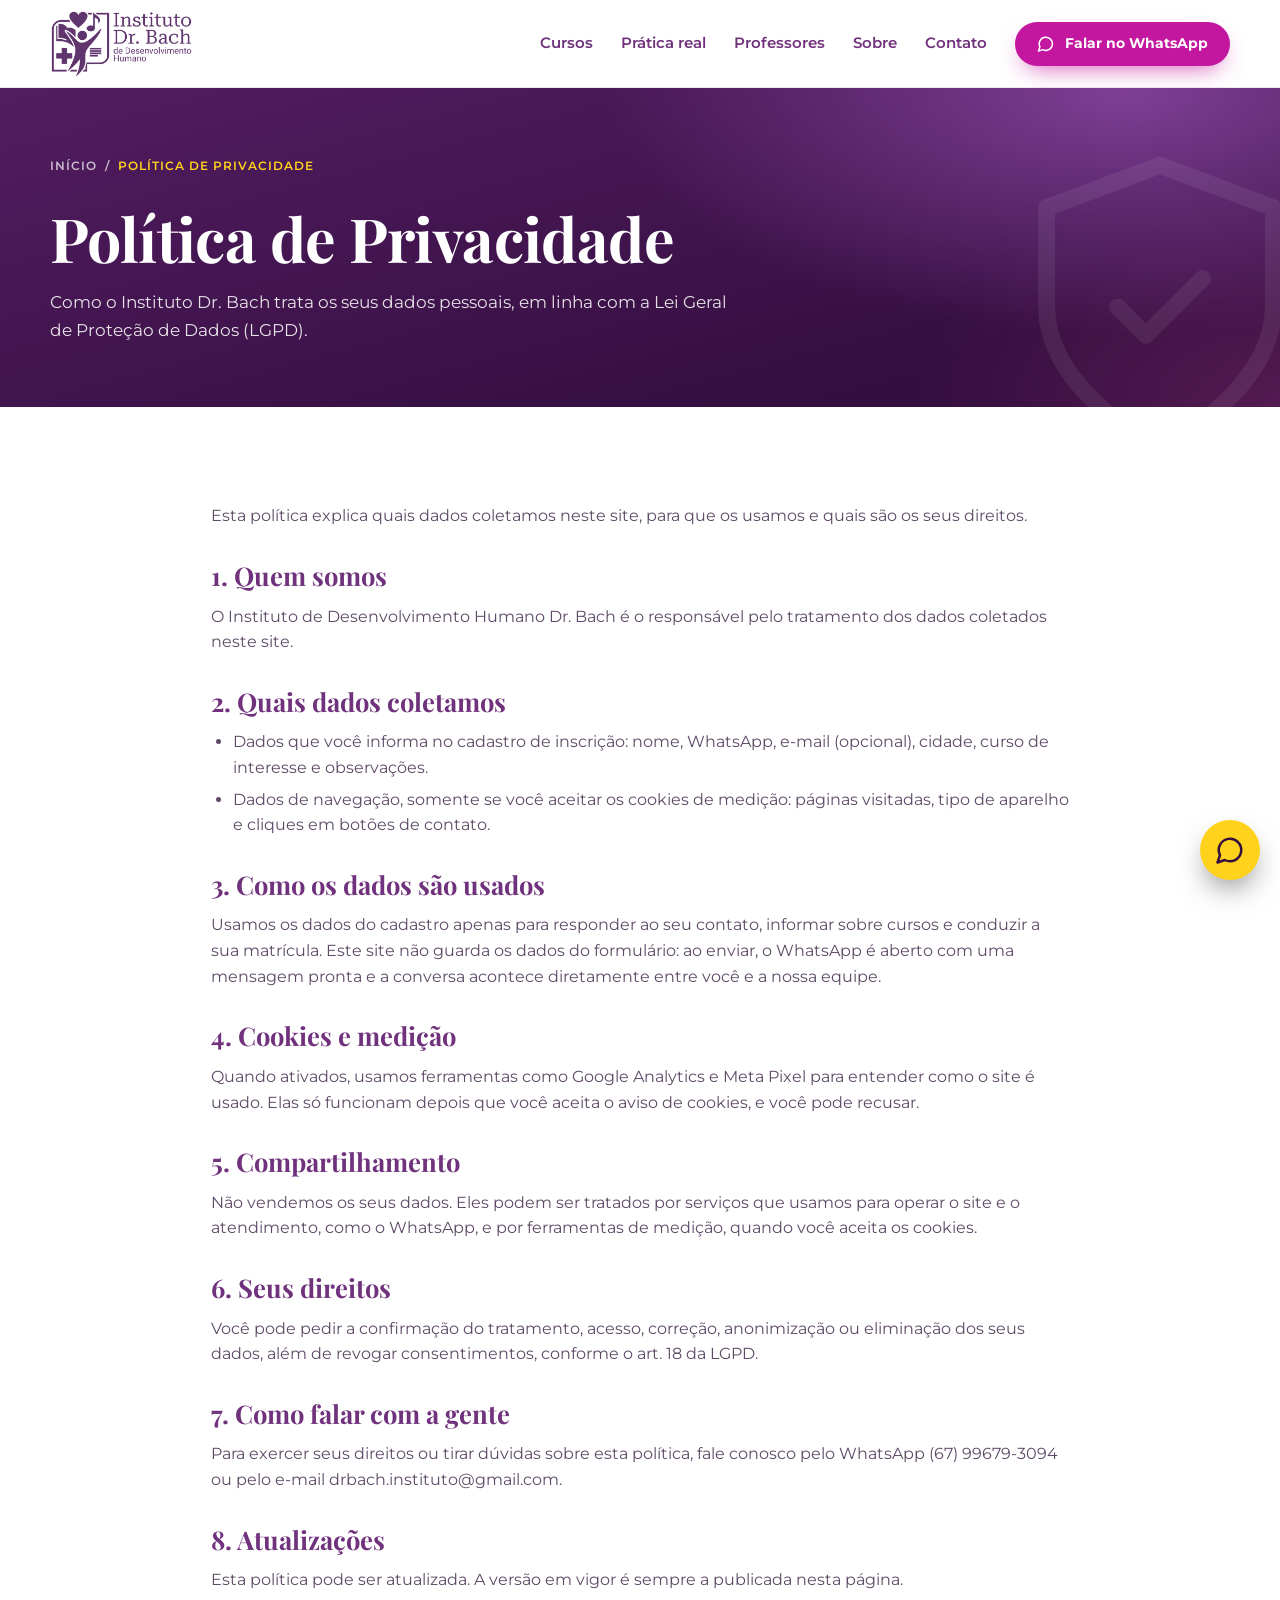
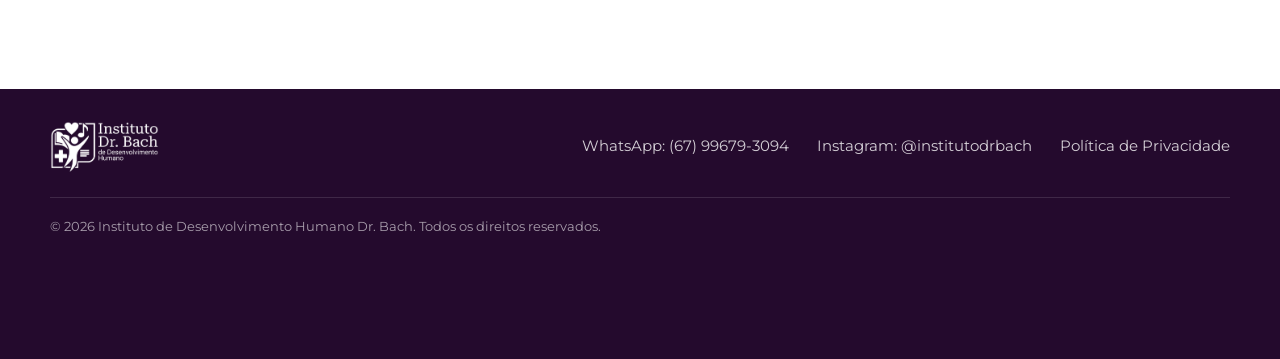
<file: politica-de-privacidade.html>
<!DOCTYPE html>
<html lang="pt-BR">
<head>
  <meta charset="utf-8">
  <meta name="viewport" content="width=device-width, initial-scale=1">
  <title>Política de Privacidade | Instituto Dr. Bach</title>
  <meta name="description" content="Saiba como o Instituto Dr. Bach trata os seus dados pessoais, em linha com a LGPD.">
  <meta name="theme-color" content="#340E3F">
  <meta property="og:type" content="website">
  <meta property="og:locale" content="pt_BR">
  <meta property="og:site_name" content="Instituto de Desenvolvimento Humano Dr. Bach">
  <meta property="og:title" content="Política de Privacidade | Instituto Dr. Bach">
  <meta property="og:description" content="Saiba como o Instituto Dr. Bach trata os seus dados pessoais, em linha com a LGPD.">
  <meta property="og:image" content="assets/og.jpg">
  <meta name="twitter:card" content="summary_large_image">
  <meta name="twitter:title" content="Política de Privacidade | Instituto Dr. Bach">
  <meta name="twitter:description" content="Saiba como o Instituto Dr. Bach trata os seus dados pessoais, em linha com a LGPD.">
  <meta name="twitter:image" content="assets/og.jpg">
  <link rel="icon" href="data:image/svg+xml,%3Csvg xmlns='http://www.w3.org/2000/svg' viewBox='0 0 24 24' fill='%2370327D'%3E%3Cpath d='M19 14c1.49-1.46 3-3.21 3-5.5A5.5 5.5 0 0 0 16.5 3c-1.76 0-3 .5-4.5 2-1.5-1.5-2.74-2-4.5-2A5.5 5.5 0 0 0 2 8.5c0 2.3 1.5 4.05 3 5.5l7 7Z'/%3E%3C/svg%3E">
  <link rel="preconnect" href="https://fonts.googleapis.com">
  <link rel="preconnect" href="https://fonts.gstatic.com" crossorigin>
  <link href="https://fonts.googleapis.com/css2?family=Montserrat:wght@400;500;600;700;800&family=Playfair+Display:ital,wght@0,600;0,700;0,800;1,600;1,700&family=Work+Sans:wght@400;500;600;700&family=Fraunces:ital,wght@0,700;1,700&display=swap" rel="stylesheet">

<style>
/* ==========================================================
   Instituto Dr. Bach — identidade visual
   Roxo + roxo escuro + amarelo/dourado + branco
   Títulos: Playfair Display · Textos: Montserrat
   ========================================================== */

:root {
  --roxo: #70327D;
  --roxo-escuro: #340E3F;
  --roxo-medio: #521D61;
  --violeta: #8E4AA8;   /* luz do degradê: violeta mais claro */
  --magenta: #C2478F;   /* rosa/magenta: cor de campanha, uso pontual */
  --ouro: #FFD21C;
  --branco: #FFFFFF;
  --lilas: #F6EFF8;
  --texto: #2D1636;
  --texto-suave: #5E4A66;

  --serif: 'Playfair Display', Georgia, 'Times New Roman', serif;
  --sans: 'Montserrat', Arial, Helvetica, sans-serif;

  --raio: 20px;
  --sombra: 0 18px 40px -18px rgba(52, 14, 63, .45);
  --topo-h: 88px;
}

*, *::before, *::after { box-sizing: border-box; }

html { scroll-behavior: smooth; scroll-padding-top: calc(var(--topo-h) + 8px); }

body {
  margin: 0;
  font-family: var(--sans);
  font-size: 16px;
  line-height: 1.6;
  color: var(--texto);
  background: var(--branco);
  -webkit-font-smoothing: antialiased;
}

img { max-width: 100%; height: auto; display: block; }
a { color: inherit; }
h1, h2, h3, h4 { margin: 0; font-family: var(--serif); line-height: 1.12; }
p { margin: 0; }
ul, ol { list-style: none; margin: 0; padding: 0; }

.container { width: min(1180px, 100% - 40px); margin-inline: auto; }

.i {
  width: 1.25em; height: 1.25em; flex: none;
  fill: none; stroke: currentColor; stroke-width: 2;
  stroke-linecap: round; stroke-linejoin: round;
}

:focus-visible { outline: 3px solid var(--ouro); outline-offset: 3px; border-radius: 6px; }

.skip {
  position: absolute; left: 12px; top: -60px; z-index: 100;
  background: var(--ouro); color: var(--roxo-escuro); padding: 10px 16px;
  border-radius: 10px; font-weight: 700; text-decoration: none;
}
.skip:focus { top: 12px; }

/* ---------- botões e etiquetas ---------- */
.btn {
  display: inline-flex; align-items: center; justify-content: center; gap: 10px;
  padding: 12px 22px; border-radius: 999px; border: 2px solid transparent;
  font: 700 .95rem/1 var(--sans); text-decoration: none; cursor: pointer;
  transition: transform .2s ease, box-shadow .2s ease, background .2s ease, color .2s ease;
}
.btn--lg { padding: 16px 28px; font-size: 1rem; }
.btn--ouro { background: var(--ouro); color: var(--roxo-escuro); box-shadow: 0 10px 24px -10px rgba(255, 210, 28, .7); }
.btn--ouro:hover { transform: translateY(-2px); background: #ffdb45; }
.btn--borda { border-color: rgba(255, 255, 255, .7); color: var(--branco); }
.btn--borda:hover { background: var(--branco); color: var(--roxo-escuro); transform: translateY(-2px); }
.btn--roxo { background: var(--roxo); color: var(--branco); box-shadow: 0 10px 24px -12px rgba(52, 14, 63, .7); }
.btn--roxo:hover { transform: translateY(-2px); background: var(--roxo-medio); }

.pill {
  display: inline-block; padding: 7px 20px; border-radius: 999px;
  font: 600 1.05rem/1.2 var(--serif);
}
/* "olhos" de destaque: sans em caixa alta, como nos rótulos dos flyers */
.pill--ouro { background: var(--ouro); color: var(--roxo-escuro); font: 700 .8rem/1.2 var(--sans); letter-spacing: .14em; text-transform: uppercase; padding: 9px 20px; }
.pill--roxo { background: var(--lilas); color: var(--roxo); font: 700 .78rem/1.2 var(--sans); letter-spacing: .12em; text-transform: uppercase; padding: 8px 16px; border: 1px solid rgba(112, 50, 125, .18); }

/* ---------- cabeçalho ---------- */
.topo {
  position: sticky; top: 0; z-index: 50; height: var(--topo-h);
  background: rgba(255, 255, 255, .96); backdrop-filter: blur(8px);
  border-bottom: 1px solid rgba(112, 50, 125, .12);
}
.topo__in { height: 100%; display: flex; align-items: center; justify-content: space-between; gap: 24px; }
.topo__logo img { height: 68px; width: auto; }

.nav { display: flex; align-items: center; gap: 28px; }
.nav > a:not(.btn) {
  font-weight: 600; font-size: .92rem; text-decoration: none; color: var(--roxo);
  position: relative; padding: 6px 0;
}
.nav > a:not(.btn)::after {
  content: ''; position: absolute; left: 0; bottom: 0; height: 2px; width: 0;
  background: var(--ouro); transition: width .25s ease;
}
.nav > a:not(.btn):hover::after, .nav > a[aria-current="page"]::after { width: 100%; }
.nav__cta { padding: 11px 20px; font-size: .88rem; }

.menu-btn {
  display: none; width: 46px; height: 46px; border-radius: 12px; border: 0;
  background: var(--roxo); color: var(--branco); cursor: pointer; align-items: center; justify-content: center;
}
.menu-btn .i { width: 24px; height: 24px; }
.menu-btn .i--close { display: none; }
.menu-btn[aria-expanded="true"] .i--open { display: none; }
.menu-btn[aria-expanded="true"] .i--close { display: block; }

/* ---------- hero ---------- */
.hero {
  position: relative; overflow: hidden; color: var(--branco);
  background:
    radial-gradient(900px 500px at 85% 10%, rgba(142, 74, 168, .8), transparent 65%),
    radial-gradient(600px 380px at 100% 95%, rgba(194, 71, 143, .2), transparent 70%),
    linear-gradient(165deg, var(--roxo-medio) 0%, var(--roxo-escuro) 70%, #260a30 100%);
  padding: 64px 0 0;
}
.hero__deco .deco { position: absolute; fill: none; stroke: rgba(255, 255, 255, .07); stroke-width: 1.2; stroke-linecap: round; stroke-linejoin: round; }
.deco--heart { width: 340px; height: 340px; left: -90px; top: 40px; }
.deco--note { width: 220px; height: 220px; right: 36%; top: -40px; transform: rotate(12deg); }
.deco--cross { width: 260px; height: 260px; right: -60px; bottom: 90px; }

.hero__grid { position: relative; display: grid; grid-template-columns: 1.15fr .85fr; align-items: end; gap: 24px; }
.hero__texto { padding-bottom: 48px; align-self: center; }
.hero__titulo {
  font-size: clamp(2.6rem, 6vw, 4.6rem); font-weight: 700; margin: 22px 0 20px; letter-spacing: -.01em;
}
.hero__lead { max-width: 52ch; font-size: 1.08rem; color: rgba(255, 255, 255, .88); }
.hero__pontos { margin: 24px 0 30px; display: grid; gap: 10px; }
.hero__pontos li { display: flex; align-items: center; gap: 10px; font-weight: 500; }
.hero__pontos .i { color: var(--ouro); stroke-width: 3; }
.hero__acoes { display: flex; flex-wrap: wrap; gap: 14px; }

.hero__foto { position: relative; justify-self: end; width: min(100%, 420px); align-self: end; }
/* a foto se dissolve no fundo roxo: fade no topo, na base e nas laterais */
.hero__foto img {
  width: 100%;
  -webkit-mask-image: linear-gradient(180deg, transparent 0%, #000 26%, #000 70%, transparent 100%), linear-gradient(90deg, transparent 0%, #000 22%, #000 90%, transparent 100%);
  -webkit-mask-composite: source-in;
  mask-image: linear-gradient(180deg, transparent 0%, #000 26%, #000 70%, transparent 100%), linear-gradient(90deg, transparent 0%, #000 22%, #000 90%, transparent 100%);
  mask-composite: intersect;
}

.parceria { display: flex; align-items: center; gap: 14px; }
.parceria__rotulo { font-size: .78rem; text-transform: uppercase; letter-spacing: .12em; color: rgba(255, 255, 255, .7); }
.parceria--rodape { margin-top: 20px; }
.parceria__marca { font: 800 1.35rem/1 var(--sans); letter-spacing: .04em; padding: 8px 16px; border: 2px solid rgba(255, 255, 255, .85); border-radius: 10px; }

/* ---------- faixa de credenciais ---------- */
.faixa { background: var(--roxo); color: var(--branco); }
.faixa__grid { display: grid; grid-template-columns: repeat(4, 1fr); gap: 0; }
.faixa__item { display: flex; align-items: center; gap: 14px; padding: 22px 18px; border-left: 1px solid rgba(255, 255, 255, .16); }
.faixa__item:first-child { border-left: 0; padding-left: 0; }
.faixa__item .i { width: 32px; height: 32px; color: var(--ouro); }
.faixa__item strong { display: block; font-size: .95rem; line-height: 1.3; }
.faixa__item span { display: block; font-size: .8rem; color: rgba(255, 255, 255, .75); line-height: 1.4; margin-top: 2px; }

/* ---------- seções ---------- */
.secao { padding: 96px 0; }
.secao--lilas { background: var(--lilas); }
.secao__cab { max-width: 720px; margin: 0 auto 44px; text-align: center; display: grid; gap: 16px; justify-items: center; }
.secao__titulo { font-size: clamp(2rem, 4.2vw, 3.1rem); font-weight: 700; color: var(--roxo); }
.secao__titulo em { font-style: italic; color: var(--roxo-medio); position: relative; isolation: isolate; white-space: nowrap; }
.secao__titulo em::after { content: ''; position: absolute; left: 0; right: 0; bottom: 2px; height: 8px; background: var(--ouro); opacity: .55; z-index: -1; border-radius: 4px; }
.secao__lead { color: var(--texto-suave); font-size: 1.05rem; }

/* ---------- filtros ---------- */
.filtros { display: flex; flex-wrap: wrap; justify-content: center; gap: 10px; margin-bottom: 36px; }
.filtro {
  font: 600 .9rem/1 var(--sans); padding: 12px 22px; border-radius: 999px; cursor: pointer;
  border: 2px solid rgba(112, 50, 125, .25); background: transparent; color: var(--roxo);
  transition: all .2s ease;
}
.filtro:hover { border-color: var(--roxo); }
.filtro.is-ativo { background: var(--roxo); border-color: var(--roxo); color: var(--branco); }

/* ---------- cursos ---------- */
/* cards mais largos que altos: ícone num selo arredondado à esquerda, texto e botão à direita.
   o card inteiro é o link (não tem outro link dentro dele). */
.cursos { display: grid; grid-template-columns: repeat(auto-fill, minmax(340px, 1fr)); gap: 20px; }
.curso {
  position: relative; display: flex; align-items: flex-start; gap: 18px;
  padding: 24px; border-radius: var(--raio); color: var(--branco); text-decoration: none;
  background: linear-gradient(160deg, var(--roxo) 0%, var(--roxo-escuro) 100%);
  box-shadow: var(--sombra); transition: transform .25s ease, box-shadow .25s ease;
}
.curso:hover, .curso:focus-visible { transform: translateY(-6px); }
.curso.is-oculto { display: none; }
.curso__marca {
  flex: none; display: grid; place-items: center; width: 76px; height: 58px;
  border-radius: 16px; background: rgba(255, 255, 255, .14);
}
.curso__marca .i {
  width: 30px; height: 30px; fill: none; stroke: var(--ouro); stroke-width: 1.6;
  stroke-linecap: round; stroke-linejoin: round;
}
.curso__corpo { display: flex; flex-direction: column; align-items: flex-start; gap: 10px; min-width: 0; }
.tag {
  align-self: flex-start; background: var(--ouro); color: var(--roxo-escuro);
  font: 700 .7rem/1 var(--sans); letter-spacing: .08em; text-transform: uppercase;
  padding: 7px 12px; border-radius: 999px; position: relative;
}
.tag--claro { background: var(--branco); }
.curso h3 { font-size: 1.35rem; font-weight: 700; }
.curso h3 small { font: 600 .85rem var(--sans); color: var(--ouro); }
.curso p { color: rgba(255, 255, 255, .84); font-size: .92rem; }
.curso__cta {
  display: inline-flex; align-items: center; gap: 8px; margin-top: 2px;
  background: var(--ouro); color: var(--roxo-escuro); font: 700 .88rem/1 var(--sans);
  padding: 11px 18px; border-radius: 999px; box-shadow: 0 10px 20px -10px rgba(255, 210, 28, .7);
  transition: background .2s ease, transform .2s ease;
}
.curso:hover .curso__cta, .curso:focus-visible .curso__cta { background: #ffdb45; transform: translateX(3px); }
.curso__cta .i { width: 1.1em; height: 1.1em; }
/* cor por área (campanha): educação puxa para o magenta, gestão para o roxo médio */
.curso[data-area="educacao"] { background: linear-gradient(160deg, #8A2F86 0%, var(--roxo-escuro) 100%); }
.curso[data-area="gestao"] { background: linear-gradient(160deg, var(--roxo-medio) 0%, #2a0b33 100%); }

/* ---------- cabeçalho de cada página interna ---------- */
.pagina-topo {
  position: relative; overflow: hidden; color: var(--branco); padding: 56px 0 64px;
  background:
    radial-gradient(800px 380px at 88% 0%, rgba(142, 74, 168, .8), transparent 65%),
    radial-gradient(520px 320px at 100% 100%, rgba(194, 71, 143, .22), transparent 70%),
    linear-gradient(165deg, var(--roxo-medio) 0%, var(--roxo-escuro) 80%);
}
.pagina-topo .container { position: relative; display: grid; gap: 16px; justify-items: start; }
.pagina-topo__marca {
  position: absolute; right: -50px; bottom: -70px; width: 340px; height: 340px;
  fill: none; stroke: rgba(255, 255, 255, .07); stroke-width: 1.2; stroke-linecap: round; stroke-linejoin: round;
}
.pagina-topo__titulo { font-size: clamp(2.2rem, 5.2vw, 3.8rem); font-weight: 700; letter-spacing: -.01em; }
.pagina-topo__titulo small { font: 600 1.2rem var(--sans); color: var(--ouro); letter-spacing: 0; }
.pagina-topo__lead { max-width: 62ch; font-size: 1.08rem; color: rgba(255, 255, 255, .88); }
.pagina-topo__acoes { display: flex; flex-wrap: wrap; gap: 14px; margin-top: 8px; }

.migalhas { display: flex; flex-wrap: wrap; gap: 8px; font-size: .78rem; font-weight: 600; letter-spacing: .08em; text-transform: uppercase; color: rgba(255, 255, 255, .7); }
.migalhas a { text-decoration: none; }
.migalhas a:hover { color: var(--ouro); }
.migalhas [aria-current] { color: var(--ouro); }

.secao__mais { text-align: center; margin-top: 40px; }

/* ---------- página de cada curso (informações) ---------- */
.cs { padding: 80px 0; }
.cs__grid { display: grid; grid-template-columns: minmax(0, 1.25fr) minmax(0, .75fr); gap: 48px; align-items: start; }
.cs__info { display: grid; gap: 18px; justify-items: start; }

.cs__voltar { display: inline-flex; align-items: center; gap: 8px; font-size: .88rem; font-weight: 700; color: var(--roxo); text-decoration: none; }
.cs__voltar .i { transition: transform .2s ease; }
.cs__voltar:hover .i { transform: translateX(5px); }

.cs__fatos { width: 100%; margin: 0 0 4px; display: grid; grid-template-columns: repeat(auto-fit, minmax(210px, 1fr)); gap: 12px; }
.cs__fatos div { background: var(--lilas); border-left: 4px solid var(--ouro); border-radius: 12px; padding: 14px 16px; }
.cs__fatos dt { font-size: .72rem; font-weight: 700; letter-spacing: .1em; text-transform: uppercase; color: var(--roxo-medio); }
.cs__fatos dd { margin: 4px 0 0; font-weight: 600; color: var(--texto); line-height: 1.4; }

.cs__sub { font-size: 1.5rem; color: var(--roxo); margin-top: 8px; }
.cs__lista { display: grid; gap: 10px; }
.cs__lista li { display: flex; gap: 12px; align-items: flex-start; }
.cs__lista .i { margin-top: .12em; color: var(--roxo); stroke-width: 3; background: var(--ouro); border-radius: 50%; padding: 4px; width: 1.55em; height: 1.55em; }
.cs__texto { color: var(--texto-suave); max-width: 62ch; }

.cs__insc {
  position: sticky; top: calc(var(--topo-h) + 20px);
  display: grid; gap: 14px; padding: 32px 28px; border-radius: var(--raio); color: var(--branco);
  background: linear-gradient(160deg, var(--roxo) 0%, var(--roxo-escuro) 100%);
  box-shadow: var(--sombra); border-top: 5px solid var(--ouro);
}
.cs__insc h2 { font-size: 1.7rem; }
.cs__insc > p { color: rgba(255, 255, 255, .85); font-size: .95rem; }
.cs__zap { color: var(--ouro); font-weight: 600; font-size: .9rem; text-align: center; text-decoration: underline; text-underline-offset: 4px; }
.cs__zap:hover { color: var(--branco); }

/* ---------- página de cadastro ---------- */
.insc__grid { display: grid; grid-template-columns: minmax(0, 1.1fr) minmax(0, .9fr); gap: 48px; align-items: start; }
.insc__form { position: static; padding: 36px 32px; }
.form__duplo { display: grid; grid-template-columns: 1fr 1fr; gap: 14px; }
.confirmacao {
  display: flex; gap: 14px; align-items: flex-start; margin-top: 8px; padding: 18px 20px; border-radius: 14px;
  background: rgba(255, 210, 28, .14); border: 1px solid rgba(255, 210, 28, .5);
}
.confirmacao[hidden] { display: none; }
.confirmacao .i { color: var(--roxo-escuro); background: var(--ouro); border-radius: 50%; padding: 5px; width: 2em; height: 2em; stroke-width: 3; }
.confirmacao p { font-size: .92rem; color: rgba(255, 255, 255, .9); }
.confirmacao a { color: var(--ouro); font-weight: 700; }
.insc__lado { display: grid; gap: 22px; justify-items: start; }
.passos { display: grid; gap: 18px; width: 100%; }
.passos li { display: flex; gap: 16px; align-items: flex-start; }
.passos__n { flex: none; display: grid; place-items: center; width: 42px; height: 42px; border-radius: 50%; background: var(--roxo); color: var(--ouro); font: 700 1.2rem var(--serif); }
.passos strong { display: block; font-family: var(--serif); font-size: 1.15rem; color: var(--roxo); }
.passos p { color: var(--texto-suave); font-size: .95rem; }
.insc__ajuda { display: grid; gap: 8px; justify-items: start; padding: 22px; border-radius: var(--raio); background: var(--lilas); border-left: 5px solid var(--ouro); width: 100%; }
.insc__ajuda strong { font: 700 1.2rem var(--serif); color: var(--roxo); }
.insc__ajuda p { color: var(--texto-suave); font-size: .95rem; }

/* ---------- sobre e contato ---------- */
.sobre__grid { display: grid; grid-template-columns: minmax(0, .9fr) minmax(0, 1.1fr); gap: 56px; align-items: start; }
.sobre__texto { display: grid; gap: 16px; justify-items: start; }
.sobre__texto .secao__titulo { text-align: left; }
.sobre__corpo { display: grid; gap: 16px; justify-items: start; color: var(--texto-suave); font-size: 1.05rem; }
.ccard {
  display: grid; gap: 8px; justify-items: start; align-content: start; padding: 30px 26px; border-radius: var(--raio);
  background: var(--lilas); border-top: 4px solid var(--ouro); text-decoration: none;
  box-shadow: 0 10px 30px -18px rgba(52, 14, 63, .35); transition: transform .25s ease;
}
a.ccard:hover { transform: translateY(-5px); }
.ccard__ic { display: grid; place-items: center; width: 54px; height: 54px; border-radius: 16px; background: var(--roxo); color: var(--branco); margin-bottom: 6px; }
.ccard h2 { font-size: 1.4rem; color: var(--roxo); }
.ccard strong { font-size: 1.1rem; color: var(--texto); }
.ccard__desc { color: var(--texto-suave); font-size: .92rem; }
.ccard__link { font-weight: 700; font-size: .9rem; color: var(--roxo); text-decoration: underline; text-underline-offset: 3px; }
.ccard__link:hover { color: var(--roxo-medio); }
.secao--lilas .ccard { background: var(--branco); }

/* ---------- localização e contato ---------- */
.local__grid { display: grid; grid-template-columns: minmax(0, .85fr) minmax(0, 1.15fr); gap: 28px; align-items: stretch; }
.local__cards { display: grid; gap: 16px; align-content: start; }
.local__cards .ccard { grid-template-columns: 54px 1fr; column-gap: 18px; row-gap: 2px; align-items: center; padding: 22px 24px; }
.local__cards .ccard__ic { grid-row: 1 / span 4; margin: 0; align-self: start; }
.local__cards .ccard > :not(.ccard__ic) { grid-column: 2; }
.local__mapa { position: relative; min-height: 440px; border-radius: var(--raio); overflow: hidden; background: var(--lilas); box-shadow: var(--sombra); border: 4px solid var(--branco); }
.local__mapa iframe { position: absolute; inset: 0; width: 100%; height: 100%; border: 0; }
@media (max-width: 960px) {
  .local__grid { grid-template-columns: 1fr; }
  .local__mapa { min-height: 340px; }
}

/* ---------- formulário de inscrição ---------- */
.form { display: grid; gap: 14px; margin-top: 6px; }
.campo { display: grid; gap: 6px; }
.campo[hidden] { display: none; }
.campo span { font-size: .8rem; font-weight: 700; letter-spacing: .04em; }
.campo em { font-style: normal; font-weight: 500; opacity: .75; }
.campo input, .campo select, .campo textarea {
  width: 100%; font: 500 1rem var(--sans); color: var(--texto);
  padding: 13px 14px; border-radius: 12px; border: 2px solid transparent; background: var(--branco);
}
.campo textarea { resize: vertical; min-height: 84px; }
.campo input::placeholder, .campo textarea::placeholder { color: #8b7a92; }
.campo input:focus-visible, .campo select:focus-visible, .campo textarea:focus-visible { outline: 3px solid var(--ouro); outline-offset: 1px; border-radius: 12px; }
.campo input:user-invalid { border-color: #ff8a8a; }
.form__enviar { width: 100%; margin-top: 4px; }
.form__nota { font-size: .76rem; color: rgba(255, 255, 255, .7); line-height: 1.5; }

/* ---------- mercado ---------- */
.mercado {
  position: relative; overflow: hidden; color: var(--branco); padding: 80px 0;
  background:
    radial-gradient(700px 320px at 10% 20%, rgba(142, 74, 168, .8), transparent 70%),
    linear-gradient(120deg, var(--roxo-escuro), var(--roxo-medio));
}
.mercado__grid { display: grid; grid-template-columns: .8fr 1.2fr; gap: 48px; align-items: center; }
.mercado__num { display: flex; flex-wrap: wrap; align-items: baseline; column-gap: 4px; }
.mercado__mais, .mercado__valor { font: 800 clamp(3.4rem, 8vw, 6rem)/1 var(--serif); color: var(--ouro); }
.mercado__rotulo { flex-basis: 100%; margin-top: 10px; font-weight: 600; letter-spacing: .04em; text-transform: uppercase; font-size: .85rem; color: rgba(255, 255, 255, .85); }
.mercado__texto { display: grid; gap: 18px; justify-items: start; }
.mercado__texto h2 { font-size: clamp(1.7rem, 3.4vw, 2.5rem); }
.mercado__texto p { color: rgba(255, 255, 255, .88); max-width: 56ch; }
.mercado__texto strong { color: var(--ouro); }

/* ---------- diferenciais ---------- */
.difs { display: grid; grid-template-columns: repeat(auto-fit, minmax(240px, 1fr)); gap: 22px; }
.dif { background: var(--branco); border-radius: var(--raio); padding: 30px 26px; box-shadow: 0 10px 30px -18px rgba(52, 14, 63, .35); border-top: 4px solid var(--ouro); }
.dif__icone { display: grid; place-items: center; width: 56px; height: 56px; border-radius: 16px; background: var(--roxo); color: var(--branco); margin-bottom: 18px; }
.dif__icone .i { width: 26px; height: 26px; }
.dif h3 { font-size: 1.35rem; color: var(--roxo); margin-bottom: 10px; }
.dif p { color: var(--texto-suave); font-size: .95rem; }

/* ---------- equipe ---------- */
.equipe { display: grid; grid-template-columns: repeat(auto-fit, minmax(300px, 1fr)); gap: 24px; max-width: 860px; margin: 0 auto; }
.pessoa { display: flex; align-items: center; gap: 22px; padding: 26px; border-radius: var(--raio); background: var(--lilas); border: 1px solid rgba(112, 50, 125, .14); }
.pessoa__foto {
  flex: none; width: 96px; height: 96px; border-radius: 50%; display: grid; place-items: center;
  background: linear-gradient(160deg, var(--roxo), var(--roxo-escuro)); color: var(--ouro);
  font: 700 1.9rem var(--serif); border: 4px solid var(--branco); box-shadow: 0 8px 20px -8px rgba(52, 14, 63, .6);
}
.pessoa__cargo { font-size: .78rem; font-weight: 700; letter-spacing: .1em; text-transform: uppercase; color: var(--roxo-medio); }
.pessoa h3 { font-size: 1.45rem; color: var(--roxo); margin: 4px 0; }
.pessoa__reg { font-size: .88rem; color: var(--texto-suave); font-weight: 500; }

/* ---------- contato ---------- */
.contato {
  position: relative; overflow: hidden; color: var(--branco); padding: 88px 0;
  background:
    radial-gradient(800px 400px at 90% 0%, rgba(142, 74, 168, .8), transparent 65%),
    linear-gradient(160deg, var(--roxo-medio), var(--roxo-escuro));
}
.contato__in { display: flex; flex-wrap: wrap; align-items: center; justify-content: space-between; gap: 36px; }
.contato__texto { display: grid; gap: 18px; justify-items: start; max-width: 560px; }
.contato__texto h2 { font-size: clamp(2.2rem, 5vw, 3.6rem); }
.contato__texto p { color: rgba(255, 255, 255, .88); }
.contato__acoes { display: grid; gap: 14px; }

/* ---------- rodapé ---------- */
.rodape { background: #240a2d; color: rgba(255, 255, 255, .8); padding: 32px 0; font-size: .92rem; }
.rodape__simples { display: flex; flex-wrap: wrap; align-items: center; justify-content: space-between; gap: 18px 32px; }
.rodape__logo img { height: 52px; width: auto; }
.rodape__links { display: flex; flex-wrap: wrap; gap: 8px 28px; }
.rodape a { text-decoration: none; }
.rodape a:hover { color: var(--ouro); }
.rodape__base { border-top: 1px solid rgba(255, 255, 255, .12); margin-top: 24px; padding: 18px 0 90px; font-size: .82rem; color: rgba(255, 255, 255, .6); }

/* ---------- botão flutuante ---------- */
.zap {
  position: fixed; right: 20px; bottom: 20px; z-index: 60; width: 60px; height: 60px; border-radius: 50%;
  display: grid; place-items: center; background: var(--ouro); color: var(--roxo-escuro);
  box-shadow: 0 14px 30px -8px rgba(0, 0, 0, .5); transition: transform .2s ease;
}
.zap .i { width: 30px; height: 30px; }
.zap:hover { transform: scale(1.08); }

/* ---------- animação de entrada ---------- */
.js .reveal { opacity: 0; transform: translateY(22px); transition: opacity .7s ease, transform .7s ease; }
.js .reveal.is-visivel { opacity: 1; transform: none; }

@media (prefers-reduced-motion: reduce) {
  html { scroll-behavior: auto; }
  .js .reveal { opacity: 1; transform: none; transition: none; }
  * { transition-duration: .01ms !important; }
}

/* ---------- responsivo ---------- */
@media (max-width: 960px) {
  .hero__grid { grid-template-columns: 1fr; }
  .hero__foto { justify-self: center; width: min(100%, 380px); }
  .hero__texto { padding-bottom: 8px; }
  .faixa__grid { grid-template-columns: repeat(2, 1fr); }
  .faixa__item:nth-child(3) { border-left: 0; padding-left: 0; }
  .faixa__item:nth-child(n+3) { border-top: 1px solid rgba(255, 255, 255, .16); }
  .mercado__grid { grid-template-columns: 1fr; gap: 28px; }
  .cs__grid, .insc__grid, .sobre__grid { grid-template-columns: 1fr; gap: 36px; }
  .cs__insc { position: static; }
}

@media (max-width: 820px) {
  .menu-btn { display: inline-flex; }
  .nav {
    position: absolute; left: 0; right: 0; top: var(--topo-h); flex-direction: column; align-items: stretch; gap: 0;
    background: var(--branco); padding: 8px 20px 20px; border-bottom: 1px solid rgba(112, 50, 125, .12);
    box-shadow: 0 20px 30px -20px rgba(52, 14, 63, .4);
    display: none;
  }
  .nav.is-aberto { display: flex; }
  .nav > a:not(.btn) { padding: 14px 4px; border-bottom: 1px solid rgba(112, 50, 125, .1); }
  .nav > a:not(.btn)::after { display: none; }
  .nav__cta { margin-top: 16px; }
}

@media (max-width: 560px) {
  .secao { padding: 68px 0; }
  .cs { padding: 64px 0; }
  .cs__insc, .insc__form { padding: 26px 20px; }
  .form__duplo { grid-template-columns: 1fr; }
  .pagina-topo { padding: 40px 0 48px; }
  .pagina-topo__acoes .btn { width: 100%; }
  .hero { padding-top: 40px; }
  :root { --topo-h: 76px; }
  .topo__logo img { height: 56px; }
  .faixa__grid { grid-template-columns: 1fr; }
  .faixa__item, .faixa__item:nth-child(3) { border-left: 0; padding: 16px 0; }
  .faixa__item:nth-child(n+2) { border-top: 1px solid rgba(255, 255, 255, .16); }
  .hero__acoes .btn, .contato__acoes .btn { width: 100%; }
  .pessoa { flex-direction: column; text-align: center; }
  .contato__acoes { width: 100%; }
}

/* ==========================================================
   v2 — identidade (magenta nos botões), novas seções e páginas
   ========================================================== */
:root {
  --magenta: #C4179F;          /* botão principal: branco sobre ele passa de 5:1 */
  --magenta-escuro: #A30F82;
}

/* ---------- botões ---------- */
.btn--magenta { background: var(--magenta); color: var(--branco); box-shadow: 0 10px 24px -10px rgba(196, 23, 159, .8); }
.btn--magenta:hover { transform: translateY(-2px); background: var(--magenta-escuro); }
.btn--contorno { border-color: var(--roxo); color: var(--roxo); }
.btn--contorno:hover { background: var(--roxo); color: var(--branco); transform: translateY(-2px); }
.btn--bloco { width: 100%; }

/* ---------- hero ---------- */
.hero__titulo {
  font-family: var(--sans); text-transform: uppercase; font-weight: 800; line-height: 1.04;
  letter-spacing: -.015em; font-size: clamp(2rem, 5.2vw, 3.9rem); margin: 20px 0 18px;
}
.hero__titulo .leve, .pratica__titulo .leve { font-weight: 500; }
.destaque { font-family: var(--serif); font-style: italic; font-weight: 700; text-transform: none; letter-spacing: 0; color: var(--ouro); }
.selos { display: flex; flex-wrap: wrap; gap: 10px; margin: 22px 0 28px; }
.selo {
  display: inline-flex; align-items: center; gap: 8px; padding: 8px 14px; border-radius: 999px;
  background: rgba(255, 255, 255, .12); border: 1px solid rgba(255, 255, 255, .28); font-weight: 600; font-size: .85rem;
}
.selo .i { color: var(--ouro); width: 1.1em; height: 1.1em; stroke-width: 2.4; }

.turma { background: linear-gradient(90deg, var(--magenta), #8A1A9A); color: var(--branco); }
.turma__in { display: flex; flex-wrap: wrap; align-items: center; justify-content: center; gap: 6px 22px; padding: 14px 0; font-weight: 700; text-align: center; }
.turma__in a { color: var(--branco); font-weight: 800; text-decoration: underline; text-underline-offset: 4px; }
.turma__in a:hover { color: var(--ouro); }

/* ---------- diferenciais compactos ---------- */
.secao--compacta { padding: 72px 0; }

/* ---------- cursos: chips, mais opções ---------- */
.curso__meta { display: flex; flex-wrap: wrap; gap: 6px; position: relative; }
.curso__meta li { font-size: .72rem; font-weight: 600; padding: 5px 10px; border-radius: 999px; background: rgba(255, 255, 255, .16); }
.curso__meta .mec { background: var(--ouro); color: var(--roxo-escuro); font-weight: 700; }
.curso__bloco { margin-top: 64px; }
/* lista + foto ao lado, com um botão de WhatsApp só no final (em vez de um card por item) */
.oferecemos { display: grid; grid-template-columns: minmax(0, 1.15fr) minmax(0, .85fr); gap: 36px; align-items: center; margin-top: 30px; }
.oferecemos__lista { display: grid; gap: 24px; }
.oferecemos__lista li { display: flex; gap: 16px; align-items: flex-start; }
.oferecemos__ic { flex: none; display: grid; place-items: center; width: 48px; height: 48px; border-radius: 14px; background: var(--roxo); color: var(--branco); }
.oferecemos__ic .i { width: 22px; height: 22px; }
.oferecemos__lista strong { display: block; font-family: var(--serif); font-size: 1.2rem; color: var(--roxo); margin-bottom: 3px; }
.oferecemos__lista p { color: var(--texto-suave); font-size: .95rem; }
.oferecemos__foto .img-r { aspect-ratio: 1 / 1; }
.oferecemos__cta { text-align: center; margin-top: 36px; }

/* ---------- fotos e placeholders (troque o arquivo em assets/images/ e ele aparece) ---------- */
.foto {
  position: relative; margin: 0; display: grid; place-items: center; overflow: hidden; aspect-ratio: 4 / 3;
  border-radius: 22px; background: var(--lilas); border: 2px dashed rgba(112, 50, 125, .3);
}
.foto img { position: absolute; inset: 0; z-index: 1; width: 100%; height: 100%; object-fit: cover; }
.foto__ph { display: grid; gap: 8px; justify-items: center; text-align: center; padding: 16px; color: var(--roxo); font-size: .78rem; font-weight: 600; }
.foto__ph .i { width: 32px; height: 32px; opacity: .8; }
.foto--escura { background: rgba(255, 255, 255, .08); border-color: rgba(255, 255, 255, .35); }
.foto--escura .foto__ph { color: var(--branco); }
.foto--larga { aspect-ratio: 16 / 9; }
.foto--quadrada { aspect-ratio: 1 / 1; border-radius: 14px; }
.foto--retrato { aspect-ratio: 1 / 1; border-radius: 50%; }

/* ---------- prática real ---------- */
.pratica {
  position: relative; overflow: hidden; color: var(--branco); padding: 96px 0;
  background:
    radial-gradient(800px 420px at 90% 0%, rgba(142, 74, 168, .8), transparent 65%),
    radial-gradient(520px 320px at 0% 100%, rgba(194, 71, 143, .2), transparent 70%),
    linear-gradient(160deg, var(--roxo-medio), var(--roxo-escuro));
}
.pratica__grid { display: grid; grid-template-columns: minmax(0, 1fr) minmax(0, 1fr); gap: 48px; align-items: center; }
.pratica__texto { display: grid; gap: 18px; justify-items: start; }
.pratica__titulo { font-family: var(--sans); text-transform: uppercase; font-weight: 800; font-size: clamp(1.9rem, 4.4vw, 3.2rem); line-height: 1.06; letter-spacing: -.01em; }
.pratica__frase { font: italic 600 1.3rem/1.4 var(--serif); color: var(--ouro); border-left: 4px solid var(--magenta); padding-left: 16px; }
.pratica__texto p { color: rgba(255, 255, 255, .9); max-width: 52ch; }
.galeria { display: grid; grid-template-columns: 1fr 1fr; gap: 14px; }
.galeria .foto:first-child { grid-column: 1 / -1; aspect-ratio: 16 / 9; }
.video { position: relative; margin-top: 14px; border-radius: 22px; overflow: hidden; aspect-ratio: 16 / 9; background: #000; }
.video iframe, .video button { position: absolute; inset: 0; width: 100%; height: 100%; border: 0; }
.video button { cursor: pointer; display: grid; place-items: center; background: linear-gradient(160deg, var(--roxo), var(--roxo-escuro)); color: var(--branco); }
.video button .i { width: 64px; height: 64px; fill: currentColor; }

/* ---------- mercado ---------- */
.mercado__in { display: grid; grid-template-columns: minmax(0, 1fr); gap: 30px; justify-items: center; text-align: center; }
.mercado__in > * { min-width: 0; max-width: 100%; }
.mercado__in h2 { font-size: clamp(1.8rem, 3.8vw, 2.7rem); max-width: 22ch; }
.stats { display: grid; grid-template-columns: repeat(auto-fit, minmax(250px, 1fr)); gap: 22px; width: 100%; max-width: 880px; }
.stat { padding: 30px 24px; border-radius: var(--raio); color: var(--branco); background: linear-gradient(160deg, var(--roxo) 0%, var(--roxo-escuro) 100%); box-shadow: var(--sombra); }
.stat__num { display: block; font: 800 clamp(2.8rem, 7vw, 4.4rem)/1 var(--serif); color: var(--ouro); }
.stat__rotulo { display: block; margin-top: 10px; font-weight: 600; color: rgba(255, 255, 255, .92); }
.mercado__fecho { font: 600 1.35rem/1.35 var(--serif); max-width: 40ch; color: var(--roxo-medio); }
.fonte { font-size: .78rem; color: var(--texto-suave); }

/* ---------- linha do tempo ---------- */
.linha { display: grid; grid-template-columns: repeat(4, 1fr); gap: 28px; }
.linha li { position: relative; padding-top: 70px; }
.linha li::before {
  content: ''; position: absolute; top: 26px; left: 62px; right: -18px; height: 2px;
  background: repeating-linear-gradient(90deg, rgba(112, 50, 125, .4) 0 8px, transparent 8px 14px);
}
.linha li:last-child::before { display: none; }
.linha__n { position: absolute; top: 0; left: 0; display: grid; place-items: center; width: 54px; height: 54px; border-radius: 50%; background: var(--magenta); color: var(--branco); font: 700 1.5rem var(--serif); box-shadow: 0 10px 22px -10px rgba(196, 23, 159, .8); }
.linha h3 { font-size: 1.3rem; color: var(--roxo); margin-bottom: 8px; }
.linha p { color: var(--texto-suave); font-size: .95rem; }

/* ---------- docentes ---------- */
.docentes { display: grid; grid-template-columns: repeat(auto-fit, minmax(250px, 1fr)); gap: 22px; }
.docente { display: grid; gap: 6px; align-content: start; justify-items: center; text-align: center; padding: 30px 24px; border-radius: var(--raio); background: var(--branco); box-shadow: 0 10px 30px -18px rgba(52, 14, 63, .4); border-top: 4px solid var(--magenta); }
.docente__foto {
  position: relative; display: grid; place-items: center; overflow: hidden; width: 124px; height: 124px; margin-bottom: 8px; border-radius: 50%;
  background: linear-gradient(160deg, var(--roxo), var(--roxo-escuro)); color: var(--ouro); font: 700 2.2rem var(--serif); border: 4px solid var(--lilas);
}
.docente__foto img { position: absolute; inset: 0; z-index: 1; width: 100%; height: 100%; object-fit: cover; }
.docente__cargo { font-size: .74rem; font-weight: 700; letter-spacing: .1em; text-transform: uppercase; color: var(--roxo-medio); }
.docente h3 { font-size: 1.4rem; color: var(--roxo); }
.docente__reg { font-size: .88rem; color: var(--texto-suave); font-weight: 500; }
.docente__area { font-size: .92rem; color: var(--texto-suave); }
.docente__link { margin-top: 6px; display: inline-flex; align-items: center; gap: 6px; font-weight: 700; font-size: .88rem; color: var(--magenta); text-decoration: none; }
.docente__link:hover { text-decoration: underline; }

/* ---------- formaturas e instagram ---------- */
.fila { display: grid; grid-template-columns: repeat(auto-fit, minmax(240px, 1fr)); gap: 16px; }
.insta { display: grid; grid-template-columns: minmax(0, .9fr) minmax(0, 1.1fr); gap: 48px; align-items: center; }
.insta__texto { display: grid; gap: 16px; justify-items: start; }
.insta__texto p { color: var(--texto-suave); }
.insta__grid { display: grid; grid-template-columns: repeat(3, 1fr); gap: 10px; }
.insta__grid a { text-decoration: none; }

/* ---------- FAQ ---------- */
.faq { max-width: 820px; margin: 0 auto; display: grid; gap: 12px; }
.faq details { background: var(--branco); border: 1px solid rgba(112, 50, 125, .18); border-radius: 16px; padding: 0 22px; transition: box-shadow .2s ease; }
.faq details[open] { border-color: var(--roxo); box-shadow: var(--sombra); }
.faq summary { cursor: pointer; list-style: none; padding: 18px 0; display: flex; align-items: center; justify-content: space-between; gap: 14px; font: 700 1.02rem/1.4 var(--sans); color: var(--roxo); }
.faq summary::-webkit-details-marker { display: none; }
.faq summary .i { transition: transform .2s ease; }
.faq details[open] summary .i { transform: rotate(180deg); }
.faq__resp { padding: 0 0 20px; color: var(--texto-suave); }

/* ---------- página de curso: preço, prática ---------- */
.preco { display: grid; gap: 4px; padding: 16px 18px; border-radius: 14px; background: rgba(255, 255, 255, .1); border: 1px solid rgba(255, 255, 255, .25); }
.preco__rotulo { font-size: .72rem; font-weight: 700; letter-spacing: .12em; text-transform: uppercase; color: var(--ouro); }
.preco__valor { font: 800 1.9rem/1.1 var(--serif); color: var(--branco); }
.preco__obs { font-size: .85rem; color: rgba(255, 255, 255, .85); }
.aviso { font-size: .74rem; line-height: 1.5; color: rgba(255, 255, 255, .72); }
.cs__caixa { width: 100%; padding: 20px 22px; border-radius: 16px; background: var(--lilas); border-left: 5px solid var(--magenta); color: var(--texto-suave); }
.cs__caixa strong { color: var(--roxo); }
.cs__caixa a { color: var(--magenta); font-weight: 700; }

/* ---------- comparativo ASB x TSB ---------- */
.comp-wrap { max-width: 900px; margin: 0 auto; }
.comp { width: 100%; border-collapse: separate; border-spacing: 0; overflow: hidden; border-radius: var(--raio); background: var(--branco); box-shadow: var(--sombra); }
.comp th, .comp td { padding: 16px 18px; text-align: left; vertical-align: top; border-bottom: 1px solid rgba(112, 50, 125, .12); overflow-wrap: anywhere; }
.comp thead th { background: var(--roxo); color: var(--branco); font: 700 1.15rem var(--serif); border-bottom: 0; }
.comp tbody th { width: 24%; color: var(--roxo-medio); font: 700 .78rem var(--sans); letter-spacing: .08em; text-transform: uppercase; }
.comp tbody tr:last-child th, .comp tbody tr:last-child td { border-bottom: 0; }
.comp__nota { text-align: center; margin-top: 26px; color: var(--texto-suave); }

/* ---------- textos longos (privacidade) ---------- */
.texto-longo { max-width: 78ch; margin-inline: auto; display: grid; gap: 14px; color: var(--texto-suave); }
.texto-longo h2 { font-size: 1.6rem; color: var(--roxo); margin-top: 18px; }
.texto-longo ul { list-style: disc; padding-left: 22px; display: grid; gap: 6px; }
.texto-longo a { color: var(--magenta); font-weight: 600; }

/* ---------- cookies ---------- */
.cookies {
  position: fixed; left: 16px; right: 16px; bottom: 16px; z-index: 80; max-width: 720px; margin-inline: auto;
  display: flex; flex-wrap: wrap; gap: 12px 16px; align-items: center; justify-content: space-between;
  padding: 16px 18px; border-radius: 16px; background: var(--roxo-escuro); color: var(--branco); font-size: .88rem;
  box-shadow: 0 20px 50px -10px rgba(0, 0, 0, .6);
}
.cookies p { flex: 1 1 280px; }
.cookies a { color: var(--ouro); }
.cookies__acoes { display: flex; gap: 10px; }
.cookies .btn { padding: 10px 18px; font-size: .85rem; }

/* ---------- ajustes finais e responsivo ---------- */
.nav__cta.btn--magenta { color: var(--branco); }
@media (max-width: 960px) {
  .pratica__grid, .insta { grid-template-columns: 1fr; gap: 36px; }
  .linha { grid-template-columns: 1fr 1fr; }
  .linha li::before { display: none; }
}
@media (max-width: 560px) {
  .pratica { padding: 68px 0; }
  .linha { grid-template-columns: 1fr; gap: 22px; }
  .comp th, .comp td { padding: 12px 10px; font-size: .9rem; }
  .cookies__acoes, .cookies .btn { width: 100%; }
  .selos { margin: 18px 0 22px; }
}

.sr-only { position: absolute; width: 1px; height: 1px; padding: 0; margin: -1px; overflow: hidden; clip: rect(0, 0, 0, 0); white-space: nowrap; border: 0; }

.tag { white-space: nowrap; }

/* ==========================================================
   v3 — fotos reais (WebP com JPG de reserva)
   ========================================================== */
picture { display: block; }
.img-r { border-radius: 24px; overflow: hidden; background: var(--lilas); box-shadow: var(--sombra); }
.img-r img { display: block; width: 100%; height: auto; }
.img-r--crop img { height: 100%; object-fit: cover; }

/* hero: foto em moldura arredondada, com faixa magenta atrás */
.hero__foto { position: relative; justify-self: end; align-self: center; width: min(100%, 480px); padding: 0 0 28px 28px; }
.hero__foto::before { content: ''; position: absolute; left: 0; bottom: 0; width: 74%; height: 74%; border-radius: 26px; background: var(--magenta); }
.hero__foto .img-r { position: relative; }
.hero__foto .img-r img { -webkit-mask-image: none; mask-image: none; }

/* Sobre: foto de abertura, encaixada no banner roxo */
.sobre__banner { position: relative; z-index: 2; margin-top: -36px; margin-bottom: 8px; }
.sobre__banner .img-r { aspect-ratio: 16 / 7; }

/* prática real: foto vertical + colagem */
.midia-duo { display: grid; grid-template-columns: 1fr 1fr; gap: 16px; align-items: center; }
.midia-duo .img-r { border-radius: 20px; }

/* do zero ao primeiro emprego: foto ao lado dos passos (linha vertical) */
.linha-wrap { display: grid; grid-template-columns: minmax(0, .7fr) minmax(0, 1.3fr); gap: 48px; align-items: center; }
.linha__img { width: 100%; max-width: 400px; justify-self: center; }
.linha-wrap .linha { grid-template-columns: 1fr; gap: 28px; }
.linha-wrap .linha li { padding: 0 0 0 78px; min-height: 54px; }
.linha-wrap .linha li::before {
  display: block; top: 58px; bottom: -26px; left: 26px; right: auto; width: 2px; height: auto;
  background: repeating-linear-gradient(180deg, rgba(112, 50, 125, .4) 0 8px, transparent 8px 14px);
}
.linha-wrap .linha li:last-child::before { display: none; }

/* formaturas: imagem principal maior + segunda */
.forma { display: grid; grid-template-columns: minmax(0, 1.35fr) minmax(0, 1fr); gap: 20px; align-items: start; }

/* professor da equipe (foto pequena para não pixelar) */
.docente__foto--img { width: 100%; max-width: 320px; height: auto; aspect-ratio: 6 / 5; border-radius: 20px; border: 0; margin-bottom: 10px; box-shadow: 0 10px 24px -14px rgba(52, 14, 63, .6); }

/* página de curso: lista/prática com foto ao lado e cartão da matéria */
.cs__duas { display: grid; grid-template-columns: minmax(0, 1fr) minmax(0, 260px); gap: 24px; align-items: start; width: 100%; }
.cs__figura .img-r { border-radius: 20px; }
.materia { display: grid; grid-template-columns: minmax(0, 240px) minmax(0, 1fr); gap: 24px; align-items: center; width: 100%; padding: 20px; border-radius: var(--raio); background: var(--lilas); border-left: 5px solid var(--magenta); }
.materia__foto { aspect-ratio: 4 / 3; border-radius: 18px; overflow: hidden; background: var(--branco); }
.materia__foto picture { height: 100%; }
.materia__foto img { width: 100%; height: 100%; object-fit: cover; }
.materia__rotulo { font-size: .74rem; font-weight: 700; letter-spacing: .12em; text-transform: uppercase; color: var(--magenta); }
.materia h3 { font-size: 1.4rem; color: var(--roxo); margin: 4px 0 6px; }
.materia p { color: var(--texto-suave); }
.materia strong { color: var(--roxo); }

@media (max-width: 960px) {
  .linha-wrap { grid-template-columns: 1fr; gap: 32px; }
  .forma { grid-template-columns: 1fr; }
  .forma .img-r:nth-child(2) { max-width: 440px; justify-self: center; }
  .sobre__banner .img-r { aspect-ratio: 4 / 3; }
}
@media (max-width: 720px) {
  .cs__duas { grid-template-columns: 1fr; }
  .cs__figura { max-width: 280px; }
}
@media (max-width: 640px) {
  .materia { grid-template-columns: 1fr; }
  .materia__foto { max-width: 320px; }
}
.cs__duas--fina { grid-template-columns: minmax(0, 1fr) minmax(0, 210px); }
@media (max-width: 720px) { .cs__duas--fina { grid-template-columns: 1fr; } .cs__duas--fina .cs__figura { max-width: 220px; } }

/* formaturas: mesmo tamanho */
.forma { grid-template-columns: repeat(2, minmax(0, 1fr)); max-width: 980px; margin-inline: auto; align-items: stretch; }
.forma .img-r { aspect-ratio: 4 / 5; }
.forma .img-r img { height: 100%; object-fit: cover; }
@media (max-width: 960px) {
  .forma { grid-template-columns: 1fr; max-width: 440px; }
  .forma .img-r:nth-child(2) { max-width: none; justify-self: stretch; }
}


/* ==========================================================
   v4 — primeira seção (cabeçalho escuro + hero), só na Início
   Cores e proporções tiradas da referência enviada pelo instituto
   ========================================================== */
:root {
  --topo-escuro: #2E1140;
  --hero-1: #3E1755;
  --hero-2: #602788;
  --ouro-hero: #E7B84B;
  --lavanda-texto: #E3D6F0;
  --lavanda-rotulo: #C9B6DD;
  --linha-hero: #6E4A8F;
  --serif-hero: 'Fraunces', 'Playfair Display', Georgia, serif;
  --sans-hero: 'Work Sans', 'Montserrat', Arial, sans-serif;
}

/* cabeçalho escuro */
.topo--escuro { background: var(--topo-escuro); border-bottom: 0; -webkit-backdrop-filter: none; backdrop-filter: none; font-family: var(--sans-hero); }
.topo--escuro .topo__logo img { height: 56px; }
.topo--escuro .nav > a:not(.btn) { color: var(--branco); font: 500 1rem var(--sans-hero); }
.topo--escuro .nav > a:not(.btn)::after { background: var(--ouro-hero); }
.btn--ouro-hero { background: var(--ouro-hero); color: var(--topo-escuro); font-family: var(--sans-hero); box-shadow: none; }
.btn--ouro-hero:hover { transform: translateY(-2px); background: #F0C55E; }
.topo--escuro .nav__cta { font-family: var(--sans-hero); }
.topo--escuro .menu-btn { background: rgba(255, 255, 255, .14); }

/* hero: a foto cobre a seção inteira, com um véu em degradê para o texto ficar legível */
.hero--v4 {
  position: relative; overflow: hidden;
  background: linear-gradient(180deg, var(--hero-1) 0%, var(--hero-2) 100%);
  font-family: var(--sans-hero); padding: 76px 0 0;
}
.hero__bg { position: absolute; inset: 0; z-index: 0; }
.hero__bg .hero__bgimg { position: absolute; inset: 0; }
.hero__bg .hero__bgimg img { width: 100%; height: 100%; object-fit: cover; display: block; }
.hero__bg::after {
  content: ''; position: absolute; inset: 0; pointer-events: none;
  /* três camadas: degradê de baixo (cobre a faixa de créditos inteira, largura toda) + degradê da
     esquerda (onde fica o texto) + um véu fraco e constante por cima de tudo, como piso de contraste */
  background:
    linear-gradient(to top, rgba(46, 17, 64, .85) 0%, rgba(46, 17, 64, .85) 22%, rgba(46, 17, 64, 0) 42%),
    linear-gradient(to right, rgba(62, 23, 85, .96) 0%, rgba(62, 23, 85, .92) 32%, rgba(78, 30, 105, .78) 46%, rgba(96, 39, 136, .42) 62%, rgba(96, 39, 136, .18) 80%, rgba(96, 39, 136, .06) 100%),
    rgba(46, 17, 64, .22);
}
.hero--v4 .hero__grid { position: relative; z-index: 1; display: block; }
.hero--v4 .hero__texto { max-width: 640px; padding-bottom: 44px; }
.hero--v4 .pill--ouro { background: var(--ouro-hero); color: var(--topo-escuro); font-family: var(--sans-hero); }
.hero--v4 .hero__titulo {
  font-family: var(--serif-hero); text-transform: none; font-weight: 700; letter-spacing: -.02em; line-height: 1.04;
  font-size: clamp(2.3rem, 4.5vw, 3.5rem); margin: 22px 0 22px;
  text-shadow: 0 2px 20px rgba(20, 6, 30, .4);
}
.hero--v4 .hero__titulo .leve { font-weight: 700; }
.hero--v4 .destaque { font-family: var(--serif-hero); color: var(--ouro-hero); }
.hero--v4 .hero__lead { color: var(--lavanda-texto); font-size: 1.15rem; line-height: 1.6; max-width: 34em; }
.hero--v4 .hero__acoes { margin: 30px 0 36px; }
.hero--v4 .btn { font-family: var(--sans-hero); }
.hero--v4 .btn--borda { border-color: rgba(255, 255, 255, .6); }

/* selos viram uma linha de destaques com divisórias, como na referência */
.hero--v4 .selos { gap: 0; margin: 0; }
.hero--v4 .selo {
  background: none; border: 0; border-radius: 0; padding: 4px 20px; border-left: 1px solid rgba(255, 255, 255, .35);
  font: 600 .95rem var(--sans-hero); color: var(--branco); gap: 9px; white-space: nowrap;
}
.hero--v4 .selo:first-child { padding-left: 0; border-left: 0; }
.hero--v4 .selo .i { color: var(--ouro-hero); }

@media (max-width: 960px) {
  .hero--v4 { padding-top: 48px; }
  .hero--v4 .hero__texto { padding-bottom: 0; max-width: none; }
}
@media (max-width: 640px) {
  /* no celular o texto ocupa a largura toda, então o véu cobre a foto de forma mais uniforme */
  .hero__bg::after {
    background:
      linear-gradient(to top, rgba(46, 17, 64, .7) 0%, rgba(46, 17, 64, .42) 45%, rgba(46, 17, 64, .2) 70%),
      rgba(46, 17, 64, .62);
  }
}
@media (max-width: 820px) {
  .topo--escuro .nav { background: var(--topo-escuro); border-bottom: 1px solid rgba(255, 255, 255, .12); box-shadow: 0 20px 30px -20px rgba(0, 0, 0, .6); }
  .topo--escuro .nav > a:not(.btn) { border-bottom-color: rgba(255, 255, 255, .12); }
}
@media (max-width: 640px) {
  .hero--v4 .selos { flex-direction: column; align-items: flex-start; gap: 10px; }
  .hero--v4 .selo, .hero--v4 .selo:first-child { padding: 0; border-left: 0; }
}
.ccard strong { overflow-wrap: anywhere; }


/* ==========================================================
   v5 — celular: alvos de toque, fontes mínimas e cartões compactos
   ========================================================== */
/* alvos de toque de pelo menos 44 px */
.btn, .filtro { min-height: 44px; }
.rodape a { display: inline-flex; align-items: center; min-height: 44px; }
.migalhas a, .turma__in a, .cs__zap, .ccard__link, .docente__link, .cs__voltar { display: inline-flex; align-items: center; min-height: 44px; }
.migalhas { align-items: center; gap: 0 8px; }
.turma__in { padding: 6px 0; }

/* rótulos em caixa alta: nunca abaixo de 12 px */
.tag, .preco__rotulo, .cs__fatos dt, .curso__meta li, .docente__cargo, .materia__rotulo, .aviso { font-size: .75rem; }

@media (max-width: 560px) {
  /* diferenciais: ícone ao lado do texto */
  .secao--compacta { padding: 56px 0; }
  .dif { display: grid; grid-template-columns: 52px 1fr; column-gap: 16px; align-items: start; padding: 20px 18px; }
  .dif__icone { grid-row: 1 / span 2; width: 52px; height: 52px; margin: 0; }
  .dif h3 { margin: 2px 0 6px; font-size: 1.2rem; }

  /* cartões de curso mais enxutos, mas ainda com o ícone ao lado do texto */
  .curso { padding: 18px; gap: 14px; }
  .curso__marca { width: 60px; height: 48px; border-radius: 13px; }
  .curso__marca .i { width: 24px; height: 24px; }
  .curso h3 { font-size: 1.2rem; }
  .oferecemos { grid-template-columns: 1fr; gap: 24px; }
  .oferecemos__foto { max-width: 320px; margin-inline: auto; }
  .oferecemos__cta .btn { width: 100%; }

  /* direção e professores em linha (foto pequena à esquerda) */
  .docente:not(.docente--foto) { grid-template-columns: 88px 1fr; grid-template-rows: repeat(5, auto); column-gap: 16px; row-gap: 0; justify-items: start; align-content: center; text-align: left; padding: 20px 18px; }
  .docente:not(.docente--foto) > :not(.docente__foto) { grid-column: 2; }
  .docente:not(.docente--foto) .docente__foto { grid-column: 1; grid-row: 1 / span 5; align-self: center; width: 88px; height: 88px; margin: 0; font-size: 1.6rem; }
  .docente:not(.docente--foto) h3 { font-size: 1.25rem; margin: 2px 0; }

  /* passos e contatos */
  .linha__img { max-width: 300px; }
  .local__cards .ccard { grid-template-columns: 46px 1fr; column-gap: 14px; padding: 18px 16px; }
  .local__cards .ccard__ic { width: 46px; height: 46px; }
  .ccard strong { font-size: .98rem; }
}
</style>
</head>
<body>

<!-- Ícones (sprite) -->
<svg width="0" height="0" style="position:absolute" aria-hidden="true" focusable="false">
  <defs>
    <symbol id="i-heart" viewBox="0 0 24 24"><path d="M19 14c1.49-1.46 3-3.21 3-5.5A5.5 5.5 0 0 0 16.5 3c-1.76 0-3 .5-4.5 2-1.5-1.5-2.74-2-4.5-2A5.5 5.5 0 0 0 2 8.5c0 2.3 1.5 4.05 3 5.5l7 7Z"/></symbol>
    <symbol id="i-book" viewBox="0 0 24 24"><path d="M2 3h6a4 4 0 0 1 4 4v14a3 3 0 0 0-3-3H2z"/><path d="M22 3h-6a4 4 0 0 0-4 4v14a3 3 0 0 1 3-3h7z"/></symbol>
    <symbol id="i-music" viewBox="0 0 24 24"><path d="M9 18V5l12-2v13"/><circle cx="6" cy="18" r="3"/><circle cx="18" cy="16" r="3"/></symbol>
    <symbol id="i-cross" viewBox="0 0 24 24"><path d="M9 3h6v6h6v6h-6v6H9v-6H3V9h6z"/></symbol>
    <symbol id="i-cap" viewBox="0 0 24 24"><path d="M22 10 12 5 2 10l10 5 10-5z"/><path d="M6 12v5c3 3 9 3 12 0v-5"/></symbol>
    <symbol id="i-laptop" viewBox="0 0 24 24"><rect x="3" y="4" width="18" height="12" rx="2"/><path d="M2 20h20"/></symbol>
    <symbol id="i-trend" viewBox="0 0 24 24"><path d="m22 7-8.5 8.5-5-5L2 17"/><path d="M16 7h6v6"/></symbol>
    <symbol id="i-shield" viewBox="0 0 24 24"><path d="M12 22s8-4 8-10V5l-8-3-8 3v7c0 6 8 10 8 10z"/><path d="m9 12 2 2 4-4"/></symbol>
    <symbol id="i-tooth" viewBox="0 0 24 24"><path d="M12 5.5C10.5 4 8 3.5 6.5 4.5 4.5 6 4.5 9 5.5 11.5 6.5 14 6.5 20 8.5 20c2 0 1.5-4 3.5-4s1.5 4 3.5 4c2 0 2-6 3-8.5 1-2.500 1-5.500-1-7-1.500-1-4-.5-5.500 1z"/></symbol>
    <symbol id="i-users" viewBox="0 0 24 24"><path d="M16 21v-2a4 4 0 0 0-4-4H6a4 4 0 0 0-4 4v2"/><circle cx="9" cy="7" r="4"/><path d="M22 21v-2a4 4 0 0 0-3-3.87"/><path d="M16 3.13a4 4 0 0 1 0 7.75"/></symbol>
    <symbol id="i-landmark" viewBox="0 0 24 24"><path d="M3 22h18"/><path d="M6 18v-7"/><path d="M10 18v-7"/><path d="M14 18v-7"/><path d="M18 18v-7"/><path d="m12 2 9 5H3z"/></symbol>
    <symbol id="i-smile" viewBox="0 0 24 24"><circle cx="12" cy="12" r="10"/><path d="M8 14s1.5 2 4 2 4-2 4-2"/><path d="M9 9h.01M15 9h.01"/></symbol>
    <symbol id="i-award" viewBox="0 0 24 24"><circle cx="12" cy="8" r="6"/><path d="m15.5 13.5 1.5 8.500-5-3-5 3 1.500-8.500"/></symbol>
    <symbol id="i-chat" viewBox="0 0 24 24"><path d="M7.9 20A9 9 0 1 0 4 16.1L2 22Z"/></symbol>
    <symbol id="i-insta" viewBox="0 0 24 24"><rect x="2" y="2" width="20" height="20" rx="5"/><circle cx="12" cy="12" r="4"/><path d="M17.500 6.500h.01"/></symbol>
    <symbol id="i-arrow" viewBox="0 0 24 24"><path d="M5 12h14"/><path d="m12 5 7 7-7 7"/></symbol>
    <symbol id="i-check" viewBox="0 0 24 24"><path d="M20 6 9 17l-5-5"/></symbol>
    <symbol id="i-pin" viewBox="0 0 24 24"><path d="M20 10c0 6-8 12-8 12s-8-6-8-12a8 8 0 0 1 16 0Z"/><circle cx="12" cy="10" r="3"/></symbol>
    <symbol id="i-menu" viewBox="0 0 24 24"><path d="M4 6h16M4 12h16M4 18h16"/></symbol>
    <symbol id="i-close" viewBox="0 0 24 24"><path d="M18 6 6 18M6 6l12 12"/></symbol>
    <symbol id="i-camera" viewBox="0 0 24 24"><path d="M3 7a2 2 0 0 1 2-2h2.5l1.5-2h6l1.5 2H19a2 2 0 0 1 2 2v11a2 2 0 0 1-2 2H5a2 2 0 0 1-2-2z"/><circle cx="12" cy="13" r="4"/></symbol>
    <symbol id="i-chev" viewBox="0 0 24 24"><path d="m6 9 6 6 6-6"/></symbol>
    <symbol id="i-play" viewBox="0 0 24 24"><path d="M6 4l14 8-14 8z"/></symbol>
    <symbol id="i-briefcase" viewBox="0 0 24 24"><rect x="2" y="7" width="20" height="14" rx="2"/><path d="M16 7V5a2 2 0 0 0-2-2h-4a2 2 0 0 0-2 2v2"/></symbol>    <symbol id="i-mail" viewBox="0 0 24 24"><rect x="2" y="4" width="20" height="16" rx="2"/><path d="m22 7-10 6L2 7"/></symbol>
    <symbol id="i-whatsapp" viewBox="0 0 24 24"><path d="M7.9 20A9 9 0 1 0 4 16.1L2 22Z"/><path transform="translate(6.6 6.3) scale(0.44)" d="M22 16.92v3a2 2 0 0 1-2.18 2 19.79 19.79 0 0 1-8.63-3.07 19.5 19.5 0 0 1-6-6 19.79 19.79 0 0 1-3.07-8.67A2 2 0 0 1 4.11 2h3a2 2 0 0 1 2 1.72c.127.96.361 1.903.7 2.81a2 2 0 0 1-.45 2.11L8.09 9.91a16 16 0 0 0 6 6l1.27-1.27a2 2 0 0 1 2.11-.45c.907.339 1.85.573 2.81.7A2 2 0 0 1 22 16.92z"/></symbol>
  </defs>
</svg>
<a class="skip" href="#conteudo">Ir para o conteúdo</a>

<header class="topo" id="topo">
  <div class="container topo__in">
    <a class="topo__logo" href="index.html" aria-label="Instituto Dr. Bach — início">
      <img src="assets/logo.png" alt="Instituto Dr. Bach de Desenvolvimento Humano" width="1078" height="512">
    </a>

    <nav class="nav" id="nav" aria-label="Principal">
      <a href="cursos.html">Cursos</a>
      <a href="index.html#pratica">Prática real</a>
      <a href="index.html#professores">Professores</a>
      <a href="sobre.html">Sobre</a>
      <a href="contato.html">Contato</a>
      <a class="btn btn--magenta nav__cta" href="https://wa.me/5567996793094?text=Ol%C3%A1!%20Vim%20pelo%20site%20do%20Instituto%20Dr.%20Bach%20e%20gostaria%20de%20saber%20mais%20sobre%20os%20cursos." target="_blank" rel="noopener"><svg class="i" aria-hidden="true"><use href="#i-chat"/></svg> Falar no WhatsApp</a>
    </nav>

    <button class="menu-btn" id="menuBtn" aria-label="Abrir menu" aria-expanded="false" aria-controls="nav">
      <svg class="i i--open" aria-hidden="true"><use href="#i-menu"/></svg>
      <svg class="i i--close" aria-hidden="true"><use href="#i-close"/></svg>
    </button>
  </div>
</header>

<main id="conteudo">
<section class="pagina-topo">
  <svg class="pagina-topo__marca" aria-hidden="true"><use href="#i-shield"/></svg>
  <div class="container">
    <nav class="migalhas" aria-label="Você está aqui"><a href="index.html">Início</a><span aria-hidden="true">/</span><span aria-current="page">Política de Privacidade</span></nav>
      <h1 class="pagina-topo__titulo">Política de Privacidade</h1>
      <p class="pagina-topo__lead">Como o Instituto Dr. Bach trata os seus dados pessoais, em linha com a Lei Geral de Proteção de Dados (LGPD).</p>
  </div>
</section>
<!-- TODO: modelo básico. REVISAR COM O JURÍDICO antes de publicar (dados do controlador, prazos e bases legais) -->
<section class="secao">
  <div class="container texto-longo">
    <p>Esta política explica quais dados coletamos neste site, para que os usamos e quais são os seus direitos.</p>

    <h2>1. Quem somos</h2>
    <p>O Instituto de Desenvolvimento Humano Dr. Bach é o responsável pelo tratamento dos dados coletados neste site.</p>

    <h2>2. Quais dados coletamos</h2>
    <ul>
      <li>Dados que você informa no cadastro de inscrição: nome, WhatsApp, e-mail (opcional), cidade, curso de interesse e observações.</li>
      <li>Dados de navegação, somente se você aceitar os cookies de medição: páginas visitadas, tipo de aparelho e cliques em botões de contato.</li>
    </ul>

    <h2>3. Como os dados são usados</h2>
    <p>Usamos os dados do cadastro apenas para responder ao seu contato, informar sobre cursos e conduzir a sua matrícula. Este site não guarda os dados do formulário: ao enviar, o WhatsApp é aberto com uma mensagem pronta e a conversa acontece diretamente entre você e a nossa equipe.</p>

    <h2>4. Cookies e medição</h2>
    <p>Quando ativados, usamos ferramentas como Google Analytics e Meta Pixel para entender como o site é usado. Elas só funcionam depois que você aceita o aviso de cookies, e você pode recusar.</p>

    <h2>5. Compartilhamento</h2>
    <p>Não vendemos os seus dados. Eles podem ser tratados por serviços que usamos para operar o site e o atendimento, como o WhatsApp, e por ferramentas de medição, quando você aceita os cookies.</p>

    <h2>6. Seus direitos</h2>
    <p>Você pode pedir a confirmação do tratamento, acesso, correção, anonimização ou eliminação dos seus dados, além de revogar consentimentos, conforme o art. 18 da LGPD.</p>

    <h2>7. Como falar com a gente</h2>
    <p>Para exercer seus direitos ou tirar dúvidas sobre esta política, fale conosco pelo WhatsApp (67) 99679-3094 ou pelo e-mail drbach.instituto@gmail.com.</p>

    <h2>8. Atualizações</h2>
    <p>Esta política pode ser atualizada. A versão em vigor é sempre a publicada nesta página.</p>
  </div>
</section>
</main>

<footer class="rodape">
  <div class="container rodape__simples">
    <a class="rodape__logo" href="index.html" aria-label="Instituto Dr. Bach — início">
      <img src="assets/logo-branco.png" alt="Instituto Dr. Bach de Desenvolvimento Humano" width="1078" height="512" loading="lazy">
    </a>
    <nav class="rodape__links" aria-label="Rodapé">
      <a href="https://wa.me/5567996793094" target="_blank" rel="noopener">WhatsApp: (67) 99679-3094</a>
      <a href="https://www.instagram.com/institutodrbach/" target="_blank" rel="noopener">Instagram: @institutodrbach</a>
      <a href="politica-de-privacidade.html">Política de Privacidade</a>
    </nav>
  </div>
  <div class="container rodape__base">
    <span>© <span id="ano">2026</span> Instituto de Desenvolvimento Humano Dr. Bach. Todos os direitos reservados.</span>
  </div>
</footer>

<a class="zap" href="https://wa.me/5567996793094?text=Ol%C3%A1!%20Vim%20pelo%20site%20do%20Instituto%20Dr.%20Bach%20e%20gostaria%20de%20saber%20mais%20sobre%20os%20cursos." target="_blank" rel="noopener" aria-label="Falar no WhatsApp">
  <svg class="i" aria-hidden="true"><use href="#i-chat"/></svg>
</a>

<script>
(function () {
  'use strict';

  // ---------- configuração (deixe vazio para manter o rastreio desligado) ----------
  var RASTREIO = { ga4: '', pixel: '' };   // ex.: ga4: 'G-XXXXXXXXXX', pixel: '1234567890'
  var ZAP = '5567996793094';

  // Marca que o JS está ativo (as animações de entrada só se aplicam com JS)
  document.documentElement.classList.add('js');

  var reduzMovimento = window.matchMedia && window.matchMedia('(prefers-reduced-motion: reduce)').matches;

  // ---------- menu mobile ----------
  var menuBtn = document.getElementById('menuBtn');
  var nav = document.getElementById('nav');

  function fecharMenu() {
    nav.classList.remove('is-aberto');
    menuBtn.setAttribute('aria-expanded', 'false');
    menuBtn.setAttribute('aria-label', 'Abrir menu');
  }

  if (menuBtn && nav) {
    menuBtn.addEventListener('click', function () {
      var aberto = nav.classList.toggle('is-aberto');
      menuBtn.setAttribute('aria-expanded', String(aberto));
      menuBtn.setAttribute('aria-label', aberto ? 'Fechar menu' : 'Abrir menu');
    });
    nav.addEventListener('click', function (e) {
      if (e.target.closest('a')) fecharMenu();
    });
    document.addEventListener('keydown', function (e) {
      if (e.key === 'Escape') fecharMenu();
    });
  }

  // ---------- filtro de cursos ----------
  var filtros = document.querySelectorAll('.filtro');
  var cursos = document.querySelectorAll('#cursosGrid .curso');

  filtros.forEach(function (btn) {
    btn.addEventListener('click', function () {
      var alvo = btn.getAttribute('data-filtro');

      filtros.forEach(function (b) {
        var ativo = b === btn;
        b.classList.toggle('is-ativo', ativo);
        b.setAttribute('aria-selected', String(ativo));
      });

      cursos.forEach(function (curso) {
        var areas = curso.getAttribute('data-area').split(' ');
        curso.classList.toggle('is-oculto', alvo !== 'todos' && areas.indexOf(alvo) === -1);
      });
    });
  });

  // ---------- máscara de telefone brasileiro ----------
  function mascaraTelefone(valor) {
    var d = valor.replace(/\D/g, '').slice(0, 11);
    if (d.length > 10) return '(' + d.slice(0, 2) + ') ' + d.slice(2, 7) + '-' + d.slice(7);
    if (d.length > 6) return '(' + d.slice(0, 2) + ') ' + d.slice(2, 6) + '-' + d.slice(6);
    if (d.length > 2) return '(' + d.slice(0, 2) + ') ' + d.slice(2);
    if (d.length > 0) return '(' + d;
    return '';
  }

  document.querySelectorAll('input[type="tel"]').forEach(function (campo) {
    campo.addEventListener('input', function () {
      campo.value = mascaraTelefone(campo.value);
    });
  });

  // ---------- rastreio (GA4 e Meta Pixel), só com consentimento ----------
  var CHAVE_COOKIES = 'cookies-drbach';
  var rastreioAtivo = !!(RASTREIO.ga4 || RASTREIO.pixel);
  var consentimento = null;

  function lerConsentimento() {
    try { return window.localStorage.getItem(CHAVE_COOKIES); } catch (e) { return null; }
  }
  function gravarConsentimento(v) {
    try { window.localStorage.setItem(CHAVE_COOKIES, v); } catch (e) { /* segue sem guardar */ }
  }

  function carregarRastreio() {
    if (RASTREIO.ga4) {
      var s = document.createElement('script');
      s.async = true;
      s.src = 'https://www.googletagmanager.com/gtag/js?id=' + encodeURIComponent(RASTREIO.ga4);
      document.head.appendChild(s);
      window.dataLayer = window.dataLayer || [];
      window.gtag = function () { window.dataLayer.push(arguments); };
      window.gtag('js', new Date());
      window.gtag('config', RASTREIO.ga4);
    }
    if (RASTREIO.pixel) {
      /* eslint-disable */
      !function (f, b, e, v, n, t, s) { if (f.fbq) return; n = f.fbq = function () { n.callMethod ? n.callMethod.apply(n, arguments) : n.queue.push(arguments); }; if (!f._fbq) f._fbq = n; n.push = n; n.loaded = !0; n.version = '2.0'; n.queue = []; t = b.createElement(e); t.async = !0; t.src = v; s = b.getElementsByTagName(e)[0]; s.parentNode.insertBefore(t, s); }(window, document, 'script', 'https://connect.facebook.net/en_US/fbevents.js');
      /* eslint-enable */
      window.fbq('init', RASTREIO.pixel);
      window.fbq('track', 'PageView');
    }
  }

  function registrarEvento(nomeGa, nomePixel, dados) {
    if (consentimento !== 'sim') return;
    if (window.gtag) window.gtag('event', nomeGa, dados || {});
    if (window.fbq) window.fbq('track', nomePixel);
  }

  function mostrarBanner() {
    var caixa = document.createElement('div');
    caixa.className = 'cookies';
    caixa.setAttribute('role', 'dialog');
    caixa.setAttribute('aria-label', 'Aviso de cookies');
    caixa.innerHTML =
      '<p>Usamos cookies para medir a audiência e melhorar o site. Saiba mais na <a href="politica-de-privacidade.html">Política de Privacidade</a>.</p>' +
      '<div class="cookies__acoes">' +
      '<button type="button" class="btn btn--contorno" data-cookies="nao" style="border-color:#fff;color:#fff">Recusar</button>' +
      '<button type="button" class="btn btn--magenta" data-cookies="sim">Aceitar</button>' +
      '</div>';
    caixa.addEventListener('click', function (e) {
      var b = e.target.closest('[data-cookies]');
      if (!b) return;
      consentimento = b.getAttribute('data-cookies');
      gravarConsentimento(consentimento);
      if (consentimento === 'sim') carregarRastreio();
      caixa.remove();
    });
    document.body.appendChild(caixa);
  }

  if (rastreioAtivo) {
    consentimento = lerConsentimento();
    if (consentimento === 'sim') carregarRastreio();
    else if (consentimento !== 'nao') mostrarBanner();
  }

  // clique em qualquer botão de WhatsApp vira evento
  document.addEventListener('click', function (e) {
    var a = e.target.closest && e.target.closest('a[href^="https://wa.me/"]');
    if (a) registrarEvento('click_whatsapp', 'Contact', { link_url: a.href });
  });

  // ---------- página de cadastro (envia os dados para o WhatsApp) ----------
  var form = document.getElementById('formInscricao');

  if (form) {
    var selCurso = form.elements.curso;
    var confirmacao = document.getElementById('confirmacao');
    var confirmacaoLink = document.getElementById('confirmacaoLink');

    // o curso pode vir escolhido pela URL (inscricao.html?curso=tsb)
    var pedido = new URLSearchParams(window.location.search).get('curso');
    Array.prototype.forEach.call(selCurso.options, function (op) {
      if (pedido && op.value === pedido) selCurso.value = pedido;
    });

    var montarMensagem = function () {
      var v = function (nome) { return form.elements[nome].value.trim(); };
      var curso = selCurso.options[selCurso.selectedIndex].text;
      var linhas = ['Olá! Vim pelo site do Instituto Dr. Bach e quero me matricular no curso: ' + curso + '.', ''];
      linhas.push('Nome: ' + v('nome'));
      linhas.push('WhatsApp: ' + v('whatsapp'));
      if (v('email')) linhas.push('E-mail: ' + v('email'));
      linhas.push('Cidade: ' + v('cidade'));
      if (v('obs')) linhas.push('Observação: ' + v('obs'));
      return linhas.join('\n');
    };

    form.addEventListener('submit', function (e) {
      e.preventDefault();
      var url = 'https://wa.me/' + ZAP + '?text=' + encodeURIComponent(montarMensagem());

      // link clicado por script: abre em nova aba sem depender do retorno de window.open
      var a = document.createElement('a');
      a.href = url; a.target = '_blank'; a.rel = 'noopener';
      document.body.appendChild(a); a.click(); document.body.removeChild(a);

      registrarEvento('generate_lead', 'Lead', { curso: selCurso.value });
      confirmacaoLink.href = url;
      confirmacao.hidden = false;
      confirmacao.focus();
    });
  }

  // ---------- vídeo (só carrega o player quando a pessoa clica) ----------
  document.querySelectorAll('[data-video]').forEach(function (caixa) {
    var botao = caixa.querySelector('button');
    if (!botao) return;
    botao.addEventListener('click', function () {
      var frame = document.createElement('iframe');
      frame.src = 'https://www.youtube-nocookie.com/embed/' + encodeURIComponent(caixa.getAttribute('data-video')) + '?autoplay=1&rel=0';
      frame.title = caixa.getAttribute('data-titulo') || 'Vídeo';
      frame.allow = 'autoplay; encrypted-media; picture-in-picture';
      frame.allowFullscreen = true;
      caixa.replaceChild(frame, botao);
    });
  });

  // ---------- números animados (mercado) ----------
  function formatar(n, casas) {
    return n.toLocaleString('pt-BR', { minimumFractionDigits: casas, maximumFractionDigits: casas });
  }

  function animarNumero(el) {
    var alvo = parseFloat(el.getAttribute('data-valor'));
    var casas = parseInt(el.getAttribute('data-casas') || '0', 10);
    var pre = el.getAttribute('data-prefixo') || '';
    var suf = el.getAttribute('data-sufixo') || '';
    if (isNaN(alvo)) return;
    if (reduzMovimento) { el.textContent = pre + formatar(alvo, casas) + suf; return; }
    var inicio = null;
    var duracao = 1600;
    function passo(agora) {
      if (inicio === null) inicio = agora;
      var t = Math.min((agora - inicio) / duracao, 1);
      var suave = 1 - Math.pow(1 - t, 3);
      el.textContent = pre + formatar(alvo * suave, casas) + suf;
      if (t < 1) window.requestAnimationFrame(passo);
    }
    window.requestAnimationFrame(passo);
  }

  var numeros = document.querySelectorAll('[data-valor]');
  if ('IntersectionObserver' in window && numeros.length) {
    var obsNum = new IntersectionObserver(function (entradas) {
      entradas.forEach(function (entrada) {
        if (entrada.isIntersecting) {
          animarNumero(entrada.target);
          obsNum.unobserve(entrada.target);
        }
      });
    }, { threshold: 0.4 });
    numeros.forEach(function (el) { obsNum.observe(el); });
  }

  // ---------- animação de entrada ao rolar ----------
  var itens = document.querySelectorAll('.reveal');

  if ('IntersectionObserver' in window) {
    var obs = new IntersectionObserver(function (entradas) {
      entradas.forEach(function (entrada) {
        if (entrada.isIntersecting) {
          entrada.target.classList.add('is-visivel');
          obs.unobserve(entrada.target);
        }
      });
    }, { threshold: 0.12 });

    itens.forEach(function (el, i) {
      el.style.transitionDelay = (i % 4) * 70 + 'ms';
      obs.observe(el);
    });
  } else {
    itens.forEach(function (el) { el.classList.add('is-visivel'); });
  }

  // ---------- ano do rodapé ----------
  var ano = document.getElementById('ano');
  if (ano) ano.textContent = new Date().getFullYear();
})();
</script>
</body>
</html>
</file>
